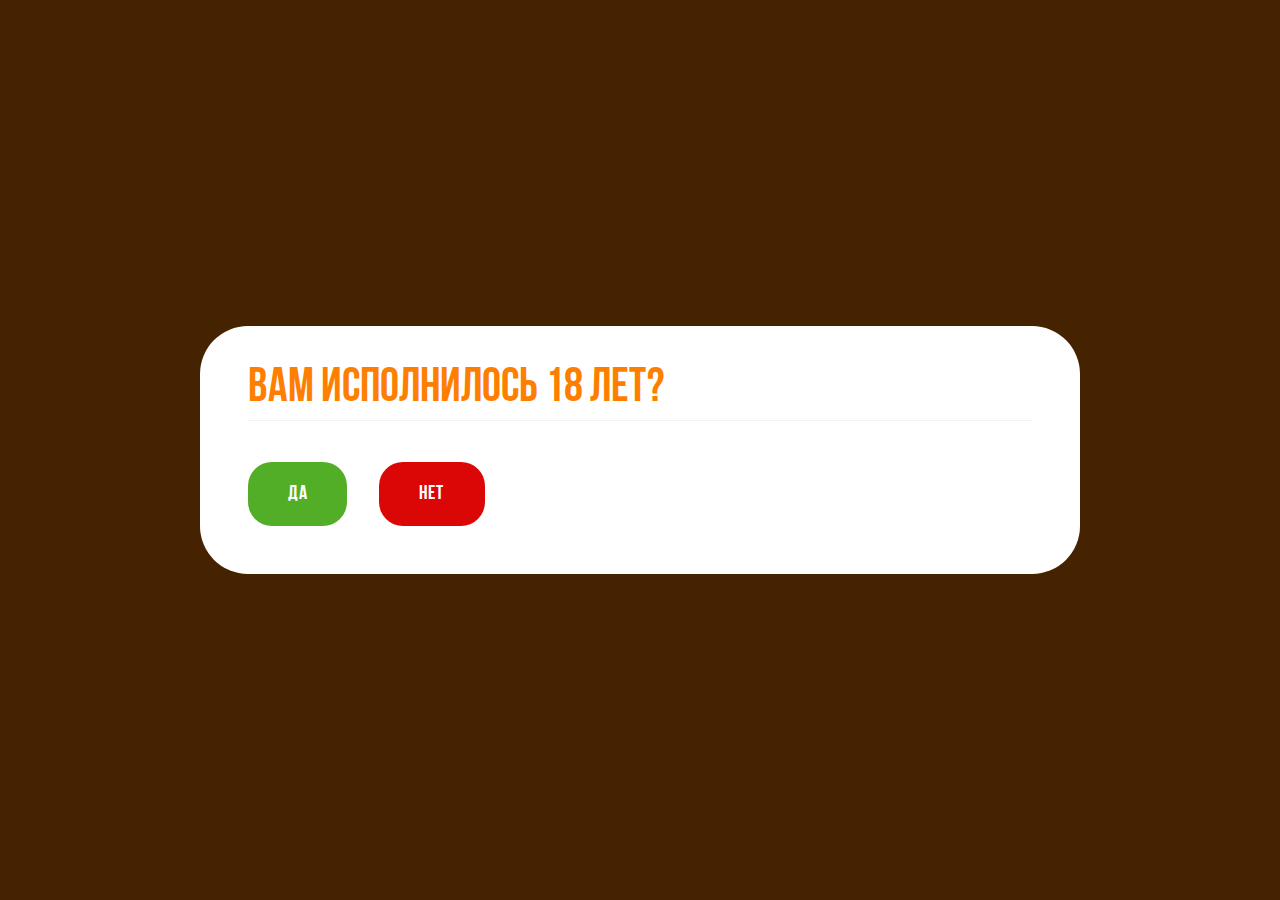
<file: index.html>
<!DOCTYPE html>
<html lang="ru">

<head>
  <meta charset="UTF-8">
  <meta name="viewport" content="width=device-width, initial-scale=1.0">
  <title>Список страниц проекта</title>

  <link rel="preconnect" href="https://fonts.googleapis.com">
  <link rel="preconnect" href="https://fonts.gstatic.com" crossorigin>
  <link href="https://fonts.googleapis.com/css2?family=Tenor+Sans&display=swap" rel="stylesheet">

  <link rel="stylesheet" href="./libs/normalize.min.css">
  <link rel="stylesheet" href="./css/style.min.css">
  <style>
    .grid {
      display: grid;
      gap: 32px;
      grid-template-columns: repeat(4, auto);
      margin-bottom: 64px;
    }
  </style>
</head>

<body>
  <div id="only-after-18">
    <header class="header">
      <div class="wrapper">
        <div class="header__wrapper">
          <a class="header__logo" href="./index.html">
            <svg xmlns="http://www.w3.org/2000/svg" viewBox="0 0 126 103" fill="none">
              <g fill="#fff" clip-path="url(#a)">
                <path
                  d="M40.758 69.5c-.135-.028-.234-.11-.264-.247-.031-.14.184-.199.215-.06.015.066.045.079.108.092.14.028.081.243-.06.214Zm.108 5.15c-.043.048-.072.105-.1.163-.065.128-.258.015-.193-.112a.892.892 0 0 1 .136-.209c.097-.106.254.052.157.158Zm-8.277.724c-.072.28-.02.569-.23.794-.063.068-.15.026-.178-.041-.002-.002-.004-.002-.006-.005-.108-.114-.003-.202.034-.302.014-.04-.012-.094-.02-.141-.022-.023-.06-.044-.063-.069-.016-.15-.087-.308-.07-.454-.002-.01-.005-.018-.005-.028a1.66 1.66 0 0 1 .089-.485c.021-.067.084-.086.137-.073.064-.014.138.019.133.102-.016.256.248.44.18.702Zm-.407 1.313c-.057.103-.129.19-.128.313a.1.1 0 0 1-.071.102c-.019.074-.055.138-.144.17-.095.034-.132-.069-.155-.147-.056-.186-.018-.323.201-.358a.113.113 0 0 1 .006.006c.044-.09.102-.173.135-.266a.317.317 0 0 1-.19-.093.18.18 0 0 1-.051.008c-.096.001-.136-.064-.128-.158.006-.078.063-.116.127-.114l.012.002c.057-.034.145-.023.17.06.025.084.089.09.167.074.066-.014.146.03.141.107a.658.658 0 0 1-.092.294Zm-.845 1.511c-.136.009-.127-.106-.125-.202l.158-.441.132.406c.017.129-.03.23-.165.237Zm-4.644 3.374c0 .144-.223.143-.223 0v-.067c0-.144.223-.143.223 0v.067Zm-.98 1.097c0 .143-.224.143-.224 0v-.035c0-.143.224-.143.224 0v.035Zm-.828.612c-.033.08-.096.16-.193.149-.093-.012-.136-.095-.163-.175-.03-.089.052-.143.124-.134a.093.093 0 0 1 .092-.02l.01-.002a.145.145 0 0 1 .113.047c.039.038.037.09.017.135Zm-3.471.502c-.017-.223-.192-.366-.033-.62.166.357.166.357.033.62Zm-.27-2.683v-.017c0-.144.222-.143.222 0v.017c0 .143-.223.143-.223 0Zm.082-.529a.397.397 0 0 1 .219-.152c.138-.041.197.174.06.215l-.009.003c.005.059-.03.12-.106.119a.215.215 0 0 1-.124-.032c-.045-.031-.078-.103-.04-.153Zm6.821-8.83c.046-.135.261-.076.215.06a.055.055 0 0 0 0 .058c.047.136-.17.194-.215.06a.266.266 0 0 1 0-.178Zm.27 1.052c0 .057-.036.16-.062.162-.12.009-.165-.08-.18-.228.013-.024.038-.116.074-.12.126-.017.168.083.168.186Zm12.847-2.762c-.07-.119-.133-.219-.078-.368.09-.244.04-.49-.026-.734-.065-.238.02-.554-.295-.663-.29-.1.151-.33-.095-.418-.014-.005-.023-.024-.035-.035-.423-.363-.366.123-.507.419-.105-.49-.425-.485-.704-.54-.23-.047-.33.25-.52.245-.558-.016-.942.303-1.283.656-1.794 1.86-3.484 3.805-4.74 6.084-.056.101-.103.214-.255.204-.136-.195.053-.338.084-.506a.546.546 0 0 0-.07-.039c.002.045-.018.091-.076.106-.06.016-.11.045-.166-.009-.069-.068-.026-.127-.008-.202.034-.144-.053-.281.009-.428.047-.114.154-.227.29-.191.118.03.163.147.173.258l.024-.029c-.071-.27.126-.499.115-.76.024-.04.03-.065.022-.08l.167-.61.106-.618-.018-.369c.012-.114.019-.265-.124-.257-.095.005-.056.156-.043.248l-.011.382c-.003.205.025.415-.102.598-.026.204-.05.408-.075.613-.057.056-.11.154-.172.16-.104.01-.114-.108-.104-.182.068-.502.064-1.039.175-1.5.161-.668.24-1.362.475-2.022.228-.639-.032-1.288-.534-1.427-.555-.154-1.029-.459-1.544-.684a4.138 4.138 0 0 0-1.351-.334c-.661-.051-.944.356-.712.97.17.45.346.91.365 1.392.068 1.704-.248 3.366-.646 5.011-.152.627-.459 1.22-.572 1.85-.175.975-.501 1.894-.898 2.784-.772 1.735-2.051 3.078-3.477 4.296-.223.19-.522.33-.457.75-.165-.284-.332-.31-.547-.113-.226.208-.666.123-.84-.14-.364-.547-.527-1.173-.712-1.79-.022-.073-.028-.175.006-.237.226-.413.034-.956.424-1.321.078-.073.064-.183-.016-.333-.17-.319-.249-.7-.015-1.053.113-.128.09-.262.02-.4-.085-.312.287-.517.228-.785-.154-.698.427-1.236.37-1.907-.01-.124.054-.24.245-.24.267-.002.26-.172.117-.325-.214-.228-.041-.347.038-.57.18-.501.714-.769.797-1.288.097-.6.758-.896.775-1.523.534-.063.492-.797 1.14-.864.606-.061.863-.034.9.632a5.824 5.824 0 0 1-.282 2.213c-.379 1.105-.569 2.287-1.352 3.233-.286.345-.19.706.122.836.457.19 1.297-.167 1.495-.612.312-.704.625-1.41 1.263-1.901.076-.058.178-.165.17-.239-.07-.587.433-.953.569-1.472.071-.274-.072-.451-.04-.684.1-.706.403-1.426-.056-2.122-.017-.026.014-.09.032-.132.25-.585.152-1.022-.326-1.437-.159-.283.299-.216.245-.418-.084-.311-.343.165-.456-.087-.019-.042-.055-.076-.083-.114-.047-.097-.137-.102-.21-.063-.447.236-.44-.218-.364-.327.165-.233.044-.283-.115-.328-.398-.112-.789-.255-1.211-.27-1.577-.056-2.774.642-3.738 1.834-.909 1.124-1.564 2.4-2.076 3.726-.765 1.981-1.314 4.026-1.537 6.158-.182 1.749-.05 3.451.447 5.124.256.861.7 1.62 1.608 1.98 1.071.425 1.926-.04 2.699-.697 1.785-1.516 3.275-3.313 4.799-5.076.078-.091.109-.297.278-.228.19.078.04.231.01.343-.492 1.89-.7 3.817-.723 5.766-.016 1.448.09 2.892.118 4.337.022 1.185.152 2.353.294 3.52.227 1.866.71 3.682 1.201 5.493.19.698.26 1.433.903 1.945.706.561 1.52.81 2.378.935.583.084.895-.386.64-.898-.079-.159-.194-.32-.252-.469-.172-.444-.525-.828-.585-1.282-.062-.47-.185-.877-.468-1.244-.053-.067-.095-.124-.089-.218.033-.504-.14-.967-.36-1.398-.236-.462-.173-1.002-.456-1.456-.1-.16-.082-.521.035-.665.285-.348.105-.51-.146-.714-.177-.144-.235-.418-.043-.505.527-.24.52-.565.291-.997-.044-.083-.075-.216-.038-.29.21-.428-.143-.748-.189-1.122-.018-.155-.235-.148-.211-.308.08-.534-.096-1.052-.09-1.581.002-.245-.035-.5.017-.733.167-.749.223-1.51.258-2.27.03-.66.305-1.256.34-1.938.134-2.676.912-5.22 1.974-7.67.433-.998.962-1.956 1.477-2.916.143-.266-.14-.5.107-.813.462-.585 1.03-1.047 1.517-1.588.188-.21.46-.087.53-.257.125-.296.396-.32.616-.441.23-.127.361-.078.406.212.06.382.046.763.047 1.144.004 1.964-.005 3.926-.583 5.832-.23.754-.711.933-1.345.483-.423-.3-.657-.24-.877.242-.304.67-.26 1.381-.104 2.055.14.605.222 1.218.878 1.67.527.362.978.745 1.547.432.53-.291 1.064-.592 1.43-1.123.266-.39.437-.819.648-1.23.475-.929.826-1.907 1.018-2.935.123-.665-.074-1.41.54-1.95.089-.08.04-.298.102-.429.164-.343-.433.013-.273-.307.083-.165.38-.083.373-.39-.019-.753.02-1.507.025-2.26.002-.245-.141-.48-.077-.734.135-.53-.217-1.11.171-1.623.04-.053-.044-.22-.1-.316ZM56.02 84.325l-.015.017c-.152.238-.318.445-.375.717.014.033.044.06.102.071.085-.262.203-.514.304-.771l-.017-.034Z" />
                <path
                  d="M70.025 78.463c.23-.202.436-.03.711-.097-.27.479-.462.233-.712.097Zm-4.32-3.337c-.024.015-.114-.018-.12-.041-.034-.148.04-.245.204-.325.091.178.037.287-.085.366Zm-.222-3.273c-.034-.006-.08-.055-.084-.088-.008-.075.05-.104.139-.109.019.026.061.059.064.094.007.076-.052.115-.119.103Zm-.186-3.516c.012-.034.06-.068.099-.077.049-.011.089.018.079.096-.027.019-.06.056-.1.065-.056.012-.095-.034-.078-.084Zm.094-2.767c.073.003.133.034.128.111-.004.069-.056.124-.129.114-.037-.006-.084-.055-.097-.094-.023-.073.02-.12.098-.13ZM62.789 79.6c-.203 1.88-.43 3.76-.59 5.645-.081.958-.173 1.917-.175 2.885-.002 1.163-.255 2.307-.42 3.456-.241 1.671-.551 3.335-.987 4.965-.32 1.193-.62 2.426-1.66 3.28-.436.358-.9.578-1.462.515-.31-.034-.607-.092-.845.177l-.004-.002c-.025-.179.033-.38-.121-.643l-.1.535-.005.005c-.193.045-.21-.075-.202-.216.01-.188.044-.38-.091-.543-.262-.058-.13.142-.156.237-.023.09-.088.171-.164.154-.118-.026-.113-.17-.077-.238.115-.215.265-.413.2-.678-.198-.121-.291-.326-.35-.524-.067-.227.02-.525-.375-.19-.164.142-.2-.163-.148-.273.134-.286.16-.691-.055-.775a.913.913 0 0 1-.099-.046.312.312 0 0 1-.294-.089c-.132-.142-.041-.28.084-.374.019-.118.05-.238.026-.351a.873.873 0 0 1-.016-.138 1.422 1.422 0 0 1-.24-.08c-.11-.05-.042-.199.057-.207.072-.006.14-.017.204-.034.012-.087.023-.172.023-.261.001-.34-.36-.4-.449-.656.272-.094.36-.332.436-.571.017-.054-.031-.181-.038-.18-.72.087-.248-.538-.453-.753-.1-.112-.29.075-.336-.07-.026-.083.104-.194.226-.228.386-.356.195-.849.13-1.198-.122-.649.055-1.263.027-1.892-.009-.206-.204-.396-.058-.61h.001l-.001.025c.012-.001.02.003.03.004a.21.21 0 0 1 .083-.073c.05-.023.127-.018.153.04.044.1.059.2.064.306a.22.22 0 0 0 .088-.008c-.055-.232.153-.65-.383-.488a.158.158 0 0 1-.024-.018c-.12-.359-.14-.66.328-.794.278-.08.313-.317.218-.56-.075-.191-.152-.378-.144-.588.01-.197-.104-.41.053-.59.006-.019.013-.037.025-.055.128-.484.273-.962.542-1.391l.148-.42c.041-.213.129-.388.263-.579.08-.115.138-.27.236-.37.08-.083.197-.112.277-.188.035-.151.054-.307.05-.47-.003-.083.017-.172.12-.185.17-.02.099.232.28.238.137-.197.015-.585.402-.622.005-.168-.136-.341.003-.524.194.094-.048.456.267.445a.106.106 0 0 0 .028-.026c.121-.1.094-.24.1-.37.007-.147.013-.224.044-.262-.018-.14.038-.271.187-.326.056-.02.121.024.137.078.024.087.022.17.005.253.09-.007.099-.099.135-.167.048-.09.085-.187.125-.28-.038-.091-.037-.185.021-.305.033-.067.121-.065.172-.024.034-.117.068-.215.19-.303.046-.033.128-.01.152.04.185-.035.242-.13.169-.285-.012-.071.028-.14.107-.14.187-.004.19-.327.288-.443a.377.377 0 0 1 .293-.136c.09 0 .172.013.202.112.01.035-.03.116-.02.137.019.035.079.05.142.06.138-.049.268-.115.272-.339 0-.096.076-.107.179-.058.27.13.38.002.322-.261-.006-.025-.004-.047-.005-.07a.1.1 0 0 1-.026-.072c.004-.157.048-.316.19-.4a.114.114 0 0 1 .153.04c.05.083.057.175.061.27.003.062-.012.164.059.185a.1.1 0 0 1 .072.072c.2.037.364-.153.522-.262-.001-.004-.004-.007-.004-.011a1.077 1.077 0 0 1 0-.346c.008-.058.085-.094.137-.078a.441.441 0 0 0 .337-.033c-.002 0-.005-.002-.007-.006-.07-.125.123-.237.193-.112.082.145.028.245-.078.308.02.038.03.08.037.124.17-.002.34.004.506-.035.077-.018.094.179.08.301Zm-8.824 14.948c-.039.104-.054.253-.182.27-.158.02-.144-.14-.182-.24-.108-.28-.155-.544.209-.72-.076.267.254.423.155.69Zm-.538-3.95c-.002-.066.022-.123.108-.128.102.019.098.104.09.18-.005.039-.042.108-.061.107-.093-.004-.135-.073-.137-.16Zm.363-1.988c.05.025.081.085.14.15-.068.032-.122.074-.14.061-.05-.031-.11-.08-.122-.133-.019-.089.058-.111.122-.078Zm.082-.46.09.116c-.035.02-.073.06-.102.054-.033-.007-.058-.054-.087-.084l.1-.086Zm.191 3.678c.02.113.027.254-.111.282-.152.032-.164-.128-.196-.225-.036-.107-.028-.22.08-.288.157.017.208.117.227.232Zm5-21.452c-.01.02-.023.037-.035.055a.114.114 0 0 1-.015.046l-.05.085c-.065.11-.237.035-.205-.086.003-.01.009-.017.012-.026l.002-.005c.026-.065.064-.12.1-.181.07-.125.262-.013.192.112Zm-.262.99c-.129.007-.16-.076-.16-.184.002-.091.039-.15.137-.157.109.02.17.082.171.194.001.097-.06.142-.148.147Zm-.797-4.258c-.144 0-.144-.223 0-.223.143 0 .143.223 0 .223Zm-.176.26c0 .143-.224.143-.224 0v-.017c0-.144.224-.143.224 0v.017Zm-2.657 1.12c-.126 0-.135-.109-.138-.207-.082-.007-.174-.021-.165-.124.008-.08.063-.149.163-.079.1.07.198.142.297.213.001.108-.044.196-.157.197Zm-.11 1.252c-.144 0-.144-.223 0-.223s.144.223 0 .223Zm-.612-1.571c-.02-.09-.06-.221.06-.233.17-.017.127.132.117.237l.188.288c-.306-.015-.306-.015-.365-.292Zm.134.673c.023-.014.022-.009 0 .016-.076.122-.269.01-.193-.112a.258.258 0 0 1 .134-.119c.134-.051.192.164.06.215Zm.016.59c-.042.066-.082.132-.136.19-.063.07-.193.014-.193-.072-.046-.045-.06-.135.007-.187a.4.4 0 0 1 .226-.099c.084-.006.14.1.096.168Zm-.214-4.582c.077.119.11.236-.009.341-.055.049-.13.04-.158-.033-.059-.157.049-.235.166-.308Zm-.23-.788c-.067.02-.124-.02-.123-.094 0-.04.031-.109.056-.113.063-.01.12.023.136.114-.018.026-.036.083-.068.093Zm-.458 9.673c-.152-.151-.203-.287-.007-.443.14.153.132.29.007.443Zm-2.21 4.508c-.05.05-.102.095-.153.142l.002.013c-.038.098-.098.17-.206.183-.091.011-.113-.05-.1-.119a.221.221 0 0 1 .026-.075.09.09 0 0 1 .036-.082 3.32 3.32 0 0 0 .237-.22c.102-.1.26.057.158.158Zm-.733-12.885c-.067.025-.12-.026-.125-.098-.005-.064.012-.125.096-.128.066.007.14.029.135.1-.003.046-.06.108-.106.126Zm-3.614 9.44c-.11-.008-.136-.07-.133-.135.003-.09.052-.168.15-.141.04.01.075.099.08.155a.11.11 0 0 1-.097.121Zm-.459 2.68c-.028.026-.07.043-.108.029a.19.19 0 0 1-.08-.057.108.108 0 0 1-.02-.112c0-.018.004-.037.019-.056v-.002c.052-.067.144-.075.194 0 .036.056.049.15-.005.198Zm-.03.81c-.047.094-.173.054-.204-.027-.022-.056-.02-.12-.02-.18-.001-.08.066-.114.127-.106.071-.016.163.04.142.135-.014.064-.016.118-.045.178Zm-.057.631a.72.72 0 0 0-.03.19.102.102 0 0 1-.05.088c-.019.028-.038.058-.059.059-.065.002-.093-.038-.096-.087a.103.103 0 0 1-.017-.06.977.977 0 0 1 .037-.249c.041-.137.256-.078.215.06Zm-.229-6.941c.023-.036.086-.084.108-.074.065.028.084.094.052.162-.02.043-.04.094-.125.062-.044-.028-.076-.085-.035-.15Zm13.588-9.086c.061-.09.121-.144.232-.157.143-.015.141.208 0 .223-.013.002-.034.039-.039.046-.08.118-.273.007-.193-.112Zm28.213 9.582c.338-.144.204-.37.093-.572-.135-.245-.364-.204-.57-.12-.285.118-.5.332-.656.593-.657 1.1-1.694 1.797-2.788 2.32-1.38.66-2.873.973-4.442.984-2.222.016-4.409-.362-6.62-.46-1.746-.08-3.486-.252-5.237-.181-.185.008-.36.033-.535.098-.593.22-1.108-.084-1.059-.71.037-.469-.07-.952.07-1.402.236-.765.097-1.563.261-2.33.033-.154-.021-.256-.125-.35-.1.022-.209.036-.279-.044-.11-.124-.427-.154-.241-.432.202-.3.25.194.42.093.26-.337.32-.755.213-1.117-.239-.805.01-1.612-.103-2.423-.082-.598.125-1.239-.1-1.855-.041-.114.003-.261.02-.392.08-.62.205-1.231.052-1.865-.07-.29-.062-.612-.026-.912.077-.65-.001-.732-.594-.523-.126.045-.253.086-.378.131-.7.257-1.16.679-1.33 1.466-.155.716-.097 1.48-.359 2.15-.719 1.835-1.37 3.705-2.398 5.407-.56.928-1.306 1.675-2.207 2.345.018-.292-.023-.55.06-.76.113-.286-.143-.516-.047-.775.328-.894.309-1.847.473-2.77-.032-.03-.063-.063-.095-.094-.442-.037-.334-.266-.15-.48.076-.087.225-.113.34-.166-.013-.758.1-1.517.27-2.235.235-.999.455-1.998.665-3.002.256-1.222.117-1.427-1.072-1.123-.587.15-1.285.253-1.535.964-.584 1.673-1.522 3.16-2.446 4.653-.201.326-.49.617-.253 1.052.036.066.04.211-.099.237-.058.011-.126-.024-.189-.038.082-.352-.321-.623-.24-.907.179-.63.008-1.233-.006-1.846-.004-.195-.045-.55-.066-.563-.403-.247-.313-.708-.382-1.032-.14-.653-.357-1.016-1.048-1.162-.181-.039-.317-.077-.452-.244-.62-.765-1.343-.732-2.04-.022-.59.602-.774 1.427-1.268 2.077-.526.69-.907 1.47-1.244 2.264-.604 1.42-1.164 2.858-1.598 4.342-.093.318-.251.617-.436 1.06-.049-.203-.074-.26-.075-.317-.012-1.82-.255-3.633-.2-5.457.029-.925-.294-1.793-.517-2.676-.023-.092-.077-.179-.128-.262-.252-.415-.532-.816-.753-1.247-.174-.34-.497-.426-.79-.56-.272-.125-.276.124-.342.286-.025.062-.106.074-.175.043-.093-.042-.12-.13-.078-.206.249-.444-.07-.388-.325-.364-.896.086-1.65.479-2.312 1.076-.584.527-1.047 1.163-1.584 1.732-.165.176-.43.342-.287.627.132.264.385.39.699.404.798.033 1.464-.246 2.033-.794.382-.367.428-.356.623.145.296.761.482 1.556.555 2.364.142 1.57.292 3.144.342 4.72.134 4.254.269 8.51.3 12.766.02 2.656-.144 5.314-.227 7.97-.05 1.612-.224 3.214-.368 4.819-.08.878-.254 1.733-.447 2.587-.036.16.006.22.164.29 1.105.489 2.255-.014 2.739-1.143.182-.424-.014-.9.127-1.204.34-.732-.124-1.538.33-2.22.028-.041-.018-.169-.068-.22-.167-.17-.126-.38-.1-.567.137-.959.098-1.931.277-2.888.204-1.084.067-2.194.188-3.288.029-.261.245-.517.108-.772-.15-.283-.075-.527.018-.784l.007.005c.15-.066.221-.131.238-.197-.044.013-.088.022-.133.033-.068.016-.145-.032-.141-.107a.57.57 0 0 1 .056-.222l-.007-.005c-.004-.011-.007-.023-.012-.033-.02-.78.206-1.545.116-2.333-.038-.334.322-.655.085-1.02.475-.602.32-1.33.382-2.007.069-.759.045-1.526.11-2.286.082-.928.22-1.85.184-2.788-.009-.212-.067-.493.143-.659.222-.176.253-.409.296-.659.138-.802.252-1.612.449-2.4a21.307 21.307 0 0 1 2.528-5.982c.06-.097.126-.219.22-.26.404-.18.61-.4.268-.817-.058-.07-.05-.158.023-.224.074-.067.167-.065.21.018.146.276.49.56.378.837-.253.623.02 1.22.022 1.814.003 1.537-.162 3.052-.296 4.573-.07.797-.273 1.56-.713 2.259a13.73 13.73 0 0 0-1.52 3.294c-.148.482-.23.974-.08 1.47.143.474.57.787 1 .752.674-.054 1.738-1.05 1.845-1.728.667.168 1.222-.412 1.083-1.128.144-.127.166.233.318.078.108-.111-.004-.203-.015-.305-.04-.355-.204-.762.23-1.006.208-.117.072-.283.103-.425.108-.494-.114-1.092.433-1.455.001.008.001.016.003.023.084.04.092.214.21.166.149-.062.057-.16-.02-.215-.138-.096-.062-.242-.104-.359-.011.012-.016.025-.025.037a.176.176 0 0 1 .025-.062c.082-.313.563-.569.138-.958-.01-.01.026-.11.056-.12.279-.088.198-.342.268-.53.135-.366.14-.808.469-1.07.692-.553 1.113-1.31 1.625-2.003.233-.314.398-.75.887-.842-.012.41-.413.586-.44.964-.1 1.397-.112 2.794.037 4.184.147 1.38 1.42 1.91 2.516 1.044.69-.545 1.338-1.147 1.818-1.908.54-.858 1.115-1.693 1.677-2.537.068-.103.105-.28.285-.2.131.06.08.202.07.314-.168 2.037-.345 4.073-.498 6.112-.02.269-.073.446-.344.521-1.474.41-2.804 1.129-4.11 1.901-2.13 1.26-3.793 2.981-4.928 5.171-.767 1.482-1.158 3.101-1.517 4.726-.22.995-.436 2.008-.339 3.006.107 1.104.147 2.213.286 3.317.33 2.612 1.14 5.01 2.79 7.091 1.132 1.429 2.59 1.694 4.165.788 1.733-.997 2.804-2.548 3.65-4.29.217-.446.349-.926.555-1.38.172-.379.465-.74.415-1.202-.098-.021-.238.081-.288-.077-.046-.145.073-.237.155-.33.178-.2.21.11.337.103.184-.334.235-.676.085-1.04-.052-.126-.175-.31.073-.348.294-.046.327-.284.348-.47a4.57 4.57 0 0 1 .305-1.194c.251-.633.172-1.344.404-1.992.056-.156.064-.449-.026-.514-.303-.22-.162-.481-.07-.667.265-.534.26-1.16.582-1.664.384-.602.144-1.316.38-1.948.156-.416.116-.865.112-1.314-.004-.443-.03-.93.094-1.343.256-.846.385-1.698.424-2.57.005-.13-.002-.251-.09-.375-.125-.173.126-.831.312-.805.496.07.952-.244 1.469-.074.239.08.647.177.795-.268.04-.119.16-.126.24-.037.166.182.364.278.576.342a.11.11 0 0 1 .06-.025c.16-.012.361-.096.525-.067.181.031.308.207.483.264.322.104.601.051.87.158.068-.012.135-.027.202-.047-.307-.224-.765-.13-.837-.578.55-.126.995.12 1.455.307.015.005.027.015.041.021a9.122 9.122 0 0 0-.041.004c-.106.555.377.375.62.494-.007.09-.1.22.038.251.186.044.3-.086.367-.251-.024-.039-.06-.076-.091-.113-.193-.1-.544-.021-.667-.259-.065-.127.127-.24.193-.112.067.13.313.106.44.133a.343.343 0 0 1 .048-.054l-.038-.004.038-.02c.67-.183 1.319.015 1.973.115.355.054.658.31 1.045.254.162-.023.45.09.168-.237-.05-.059-.013-.126.057-.159.066-.03.132-.032.163.047.142.356.513.359.783.551.044-.628.044-.628.615-.383.255.016.447-.105.61-.286.364-.289.584.14.883.176l.032-.023a.469.469 0 0 1-.032.048c.263-.002.488-.055.521-.374l-.025-.01.025-.016c.241-.092.47-.258.746-.177.249.073.446-.024.642-.15.02-.012.041-.018.061-.024a.268.268 0 0 0-.061.05l.064.01c.199-.263.772-.29 1.036-.103l.01-.013c.857-.53 1.716-1.058 2.744-1.328-.077-.073-.114-.13-.167-.154-.1-.045-.263-.036-.254-.184.009-.157.187-.087.272-.139.266-.161.56-.234.89-.288-.123-.138-.285-.217-.159-.39.017-.005.03-.012.046-.017a.132.132 0 0 1 .026-.079c.093-.11.228-.11.334-.196.044-.036.06-.087.094-.13.009-.01.02-.017.03-.025a1.052 1.052 0 0 0-.047-.04c-.003 0-.005.002-.008.003l.008-.028c.295-.07.495-.236.594-.533.064-.188.156-.398.339-.478.376-.166.235-.312.02-.48-.197-.153-.171-.236.033-.4.225-.18.857-.182.457-.76-.007-.01.074-.109.128-.132Z" />
                <path
                  d="M82.688 78.523c.04-.16-.69-.245-.781-.01.046.254.29.147.47.153.111-.026.227-.047.308-.104a.119.119 0 0 1 .003-.04ZM109.951 53.962a.56.56 0 0 0-.028.023c.016 0 .023-.01.028-.023Z" />
                <path
                  d="M113.432 52.455c-.031-.002-.077-.056-.082-.09-.01-.069.03-.12.123-.137.017.029.052.062.055.099.006.064-.014.135-.096.128Zm-.287 1.11c-.124.006-.148-.143-.108-.222.075-.15-.001-.414.195-.443.189-.029.091.192.125.276-.004.187.013.378-.212.389Zm.073 5.237-.001.28c-.016.045-.028.094-.051.135-.048.086-.02.293-.179.218-.162-.077-.027-.224.027-.335-.038-.132.003-.237.113-.317.024-.219-.046-.45.085-.657.068.226.087.45.006.676Zm.227-9.06c.075.007.078.09.078.156-.001.066-.004.138-.086.15-.096.014-.102-.07-.099-.13.004-.073-.02-.188.107-.176Zm-4.803 8.911c-.03 0-.085-.05-.088-.082-.005-.068.044-.114.13-.134.023.028.072.06.076.096.007.072-.051.12-.118.12Zm-.101 2.013a.275.275 0 0 1-.032.078c-.038.066-.121.068-.175.023l-.001-.002c-.03-.024-.039-.072-.029-.108l.005-.016c.003-.013.01-.023.016-.032l.001-.002c.028-.14.243-.08.215.06Zm-.222-6.349c.013-.048.076-.087.126-.116.011-.006.058.05.075.065.007.095-.024.145-.096.16-.091.02-.119-.056-.105-.109Zm-4.294-4.168c-.05-.115-.04-.183.033-.28.065-.088.193-.043.211.034.103.13.1.298.082.46-.011.098-.155.166-.208.056a2.002 2.002 0 0 1-.093-.234.09.09 0 0 1-.025-.036Zm-.11 2.075c-.082-.005-.12-.059-.122-.128-.003-.089.03-.17.142-.142.068.017.113.07.101.152-.01.066-.036.122-.121.117Zm-.166 2.805c-.012.002-.016 0-.02 0-.003.006-.007.012-.008.02-.04.137-.255.078-.215-.06.033-.115.115-.198.243-.182.141.017.142.24 0 .222Zm-.142 6.38a.338.338 0 0 1 0-.195c.035-.139.251-.08.216.06a.084.084 0 0 0 0 .075c.045.137-.17.195-.216.06Zm.079-7.991c.101 0 .135.073.128.163-.005.067-.032.125-.11.143-.095-.019-.117-.102-.127-.177-.009-.068.033-.13.109-.13Zm.015-.796c.082.01.103.074.109.137.007.065-.009.132-.099.126-.081-.005-.11-.071-.113-.132-.003-.06.015-.13.103-.13Zm.014-4.618c.012-.008.027-.01.04-.014l.016-.006c.006-.001.01-.005.016-.006h.02c.063 0 .121.036.121.108 0 .082-.015.15-.049.225-.046.101-.213.05-.208-.057.001-.031.006-.063.009-.094-.029-.05-.019-.122.035-.156Zm.323.816c.068.19.028.33-.092.448-.011.011-.108-.027-.114-.054-.042-.178.06-.285.206-.394Zm10.071-2.282a.104.104 0 0 1 .081-.073l.015-.038c.031-.072.127-.063.175-.023.044.037.074.083.057.142-.013.047-.049.054-.074.083a2.572 2.572 0 0 0-.089.272c-.032.121-.222.095-.219-.03.002-.113.021-.226.054-.333Zm7.302 9.474c-.136-.136-.858-.239-1.188-.178-.116.135-.13.367-.273.475-.092.07-.121.03-.216.052-.047.01-.048-.036-.101-.022-.417.114-.088.099-.206.188-.155.117-.299.161-.333.377-.01.06-.084.093-.138.078a1.613 1.613 0 0 1-.134-.065 6.33 6.33 0 0 0-.292.367c-.011.058-.019.106-.027.132-.088.29-.246.447-.526.567a.122.122 0 0 1-.051.01c-.109.098-.223.19-.358.262-.042.172-.027.351-.026.526 0 .111-.153.151-.208.056a.487.487 0 0 1-.039-.083c-.197.367-.404.727-.483 1.163-.082.454-.464.795-.851 1.073-.309.222-.637.236-.917-.013-.274-.244-.498-.419-.734.14-.172-.672-.245-1.244-.369-1.804a3.748 3.748 0 0 1-.094-.976c.033-.7.416-1.408-.077-2.092-.024-.034.008-.133.043-.18.239-.317.027-.759.304-1.07.057-.064.024-.24-.11-.201-.457.13-.22-.12-.161-.273.054-.138.188-.291.16-.406-.235-.952.338-1.827.247-2.771-.02-.215-.007-.53.183-.744.094.03.205.18.28.029.062-.127-.106-.166-.187-.232-.155-.146-.156-.313-.076-.497.311-.712.294-1.503.538-2.232.026-.078.097-.205.073-.226-.309-.268.01-.41.128-.55.364-.429.328-.802-.146-1.118-.192-.127-.09-.287.018-.357.203-.132.44-.263.661-.006-.091.187-.126.374.004.677.112-.29.222-.462.215-.678.101-.123.181-.264.049-.4-.099-.1-.242-.049-.376-.047-.443.007-.763.338-1.174.412-.843.151-1.533.545-1.988 1.28-.614.989-.994 2.07-1.051 3.23-.052 1.06-.58 1.799-1.389 2.405-.396.296-.795.594-1.16.926a2.025 2.025 0 0 0-.191.535l-.001.02a.111.111 0 0 1-.008.038c-.01.054-.02.108-.026.164-.014.142-.237.143-.223 0 .009-.09.023-.176.04-.26.007-.06.015-.136-.015-.171-.315.154-.604.069-.706-.323-.18-.697-.542-.328-.857-.241-.515.141-.806.52-1.089.911-.048.253-.093.524-.399.517a1.978 1.978 0 0 1-.313.287c-.042.029-.035.123-.054.186-.07.24-.078.459-.043.665a.153.153 0 0 0 .121-.047c.082-.07.214-.005.186.108-.06.238-.1.446.025.663.074.1.155.198.246.293.332.346.66.686.803 1.177.314 1.077.19 2.101-.283 3.1-.126.266-.287.512-.255.84.016.163-.047.383-.293.394-.205.008-.471.186-.566-.187-.02-.077-.156-.192-.216-.18-.528.104-.452-.3-.547-.592-.107-.33-.129-.627.066-.932.101-.159.067-.353.062-.537-.008-.326-.084-.684.021-.974.295-.82.204-1.669.264-2.503.071-.969.072-1.96.21-2.906.139-.957-.235-1.831-.125-2.763.078-.652-.087-1.33-.069-1.993.018-.69-.225-1.17-.713-1.055-.981.229-2.002.423-2.729 1.226-.407.448-.745.938-.79 1.57-.017.23.005.39.316.353.703-.082.974.213 1.002.915.041 1-.075 1.986-.157 2.978-.093 1.107-.146 2.217-.236 3.323-.133 1.628-.1 3.25.211 4.854.158.816.915 1.49 1.696 1.543.953.064 1.905-.048 2.616-.74.533-.52 1.353-.752 1.608-1.557a.222.222 0 0 1 .147-.126c.713-.115.877-.73 1.129-1.248.856-1.763.889-3.623.589-5.51-.06-.379.027-.632.383-.797.095-.044.155-.164.231-.249.018-.117-.165-.28-.012-.33.146-.05.103.142.117.24.207-.043.314-.235.489-.327.111-.057.153-.263.312-.194.152.065.088.236.084.36-.063 1.868.121 3.716.388 5.562.19 1.308.766 2.432 1.587 3.43.856 1.04 2.125 1.223 3.28.56 1.439-.827 2.374-2.105 3.188-3.498.683-1.17 1.104-2.492 2.046-3.514.069-.075.1-.17.009-.262ZM99.122 62.272c.204-.012.129-.223.175-.346.039-.102.072-.28-.08-.274-.242.01-.062.283-.179.383-.03.108-.045.244.084.237ZM99.213 63.219c.15-.144.17-.297.017-.534-.104.194-.28.295-.18.509.025.054.096.088.163.025Z" />
                <path
                  d="M98.316 59.554c-.003.026-.081.073-.101.063-.175-.088-.235-.232-.216-.455.228.075.342.184.317.392Zm-.283 4.821c-.144 0-.144-.223 0-.223s.143.223 0 .223Zm-.767-3.146c-.077-.002-.112-.06-.102-.13.01-.073.07-.103.139-.103.083 0 .103.057.102.127-.02.072-.071.108-.14.106Zm.001.358.016-.011c-.111.088-.27-.068-.158-.158a.266.266 0 0 1 .083-.045c.136-.05.194.166.06.215Zm-2.577-4.194c-.046.026-.056.07-.067.118-.032.14-.247.08-.216-.059a.37.37 0 0 1 .17-.252c.124-.072.237.12.113.193Zm-2.107 1.481c-.022.121-.064.248-.214.193-.103-.037-.07-.126.02-.178.001-.017.002-.033.005-.049.032-.15-.055-.336.122-.442.027-.016.101 0 .122.026.13.165-.01.303-.055.45Zm-.33-1.159c-.336-.485-.348-.624-.078-.81.17.047.286.113.105.288l-.027.522Zm-1.42 5.054c-.074-.002-.115-.054-.077-.122.015-.027.083-.044.12-.035.032.006.056.055.096.1-.06.026-.1.058-.139.057Zm-4.92-4.296c-.023.142-.237.081-.215-.06.011-.069.053-.172-.005-.228-.103-.1.055-.258.158-.158.13.127.088.286.062.446Zm-.283-1.797c.012-.04.02-.08.034-.118.052-.132.268-.074.215.06-.015.038-.022.078-.033.117-.04.138-.255.08-.216-.059Zm-.664 7.515c-.1-.091-.062-.204.017-.293.095-.107.252.05.157.158a.66.66 0 0 0-.016-.023c.106.097-.053.254-.158.158Zm.04.483c-.071.125-.264.013-.193-.112a.171.171 0 0 0 .022-.117c-.024-.14.191-.2.216-.06a.418.418 0 0 1-.045.289Zm13.9-12.804c.076.075.155.173.14.287a.19.19 0 0 1-.138.164.17.17 0 0 1-.196-.081c-.038-.075-.013-.156.029-.224-.08-.101.067-.243.165-.146Zm.28 4.69c.11.009.213.055.199.17-.014.117.01.294-.167.31-.13.012-.208-.089-.206-.224.001-.12.035-.227.174-.257Zm.025.849-.037.03c-.01.186-.092.357-.309.319-.063-.011-.087-.082-.078-.137.03-.159.147-.27.266-.37.11-.091.268.066.158.158Zm-.118.939a1.12 1.12 0 0 0-.09.31c-.023.142-.237.082-.216-.059a1.31 1.31 0 0 1 .113-.363c.062-.13.254-.017.193.112Zm11.376 7.703c-.16-.154-.348-.031-.517.026-1.332.45-2.467 1.288-3.727 1.877-.244.114-.605.395-.764.228-.441-.463-.465-.026-.637.247-.135-.366-.424-.318-.709-.303-.433.023-.858.134-1.301.032-.758-.175-1.467-.365-2.087-.925-.464-.419-.527-1.136-1.165-1.39-.093-.036-.03-.219-.053-.326-.083-.37-.195-.818-.528-.949-.226-.088-.276-.228-.294-.342-.164-1.01-.192-2.02.156-3.003.052-.147.078-.285.07-.434.089-.122.193-.243.043-.412-.176.117-.13.275-.147.41-.2-.356-.144-.667.168-.9.091-.069.13-.163.107-.26-.115-.503.216-.91.29-1.373.13-.82.359-1.632.025-2.454-.358.003-.35-.173-.208-.417.71-.547.582-1.37.644-2.106.02-.232.132-.463.07-.715-.08-.33-.142-.645-.512-.793a2.887 2.887 0 0 0-.62-.172c-.086.046-.157.114-.239.177-.059.046-.17.043-.186-.049-.018-.096-.06-.142-.161-.137a1.555 1.555 0 0 0-.475.137 3.75 3.75 0 0 0-1.302 1.055c-.68.867-1.19 1.843-1.847 2.723a16.12 16.12 0 0 0-1.52 2.457c-.073.148-.136.305-.326.338-.333-.502-.062-1.084-.221-1.608-.016-.053.024-.147.107-.228.296-.29.105-.96-.272-1.055-.088.126-.31.097-.336.313-.014.122.063.337-.158.345-.224.007-.258-.218-.333-.372-.024-.051.005-.128.01-.193l-.117-.212c-.077-.353-.162-.704-.374-.999-.258.1.02.574-.319.466-.582-.186-.95.154-1.246.478-.838.918-1.706 1.814-2.394 2.86-.27.412-.608.781-.987 1.261-.005-1.147.23-2.15-.004-3.15-.098-.137-.151-.332-.382-.305-.218.148-.379.14-.46-.149-.032-.114-.106-.2-.25-.16l-.104.295c-.013.127-.03.303-.188.267-.187-.043-.015-.171-.003-.263-.156-.183.407-.487-.103-.611-.226.146-.73-.203-.678.499-.188-.51-.41-.354-.69-.215-1.091.543-1.72 1.487-2.258 2.516-.09.174-.124.342.035.504.149.15.32.16.507.101.062-.02.117-.06.176-.09.96-.454 1.317-.233 1.416.842.073.787-.133 1.545-.195 2.318a32.31 32.31 0 0 1-1.052 5.965c-.114.414.044.596.426.564.802-.068 1.59-.243 2.21-.788.408-.358.54-.846.672-1.406.182-.766.357-1.536.506-2.312.39-2.034 1.39-3.782 2.579-5.438.148-.206.308-.568.55-.495.24.073.276.45.303.732.146 1.521-.253 3-.382 4.499-.12 1.401-.397 2.79-.602 4.185-.04.28.128.404.378.41 1.392.035 2.737-.937 3.1-2.306.232-.875.634-1.685.818-2.592.119-.585.448-1.217.708-1.817.111-.255.195-.484-.098-.774.409.063.513-.142.62-.389.44-1.024 1.061-1.953 1.6-2.925.111-.2.277-.372.426-.55.073-.088.163-.187.296-.109.099.058.097.16.088.264-.05.612-.073 1.228-.15 1.836-.224 1.789-.482 3.57-.185 5.381.178 1.089.435 2.135.962 3.118 1.523 2.846 4.834 4.54 8.087 3.591 1.58-.46 3.082-1.046 4.337-2.145.539-.473 1.036-.988 1.345-1.645.079-.166.211-.38.031-.556Z" />
                <path
                  d="M82.013 72.4c-.136.252-.25.583-.497.749-.12.08-.231-.113-.113-.192a.63.63 0 0 0 .179-.22l.044-.101.006.012.004-.008c.064-.116.121-.235.184-.352.068-.126.26-.014.193.112Zm-2.458-.11c-.025.125-.068.263-.164.352a.115.115 0 0 1-.044.026c-.067.09-.137.186-.143.3-.004.077-.068.122-.141.108-.23-.045-.3-.294-.193-.485.04-.074.116-.143.207-.121.044.01.072.039.093.072.067-.097.136-.195.17-.312.04-.139.242-.08.215.06Zm-1.875-6.768a.275.275 0 0 1-.048.069c-.086.09-.252-.034-.175-.135.052-.069.08-.126.07-.214-.018-.142.206-.14.222 0a.422.422 0 0 1-.07.28Zm-1.714-3.48c.065-.198.133-.278.268-.252.025.005.064.078.054.1-.055.114-.165.12-.322.152Zm-.048.9c-.189-.201-.238-.341-.141-.5.013-.022.106-.03.123-.011.116.137.074.283.018.51Zm-.68-1.2a.214.214 0 0 1-.128-.128c-.019-.072.046-.11.12-.115.07.014.12.056.124.127.003.073-.043.137-.116.117Zm-3.85 7.772h.002a.102.102 0 0 0-.02.043c-.03.14-.245.08-.216-.06a.253.253 0 0 1 .043-.096c.047-.06.115-.071.175-.022l.003.002c.05.04.044.094.014.133Zm-.368-4.783c-.047.042-.104.033-.143.004h-.005c-.089.006-.106-.065-.086-.13.008-.025.046-.057.075-.068-.066-.125.125-.236.193-.11.054.099.055.224-.034.303Zm-.04 5.803c-.066.038-.152-.004-.214-.034-.123-.06-.025-.234.096-.196l.001-.018c.006-.143.23-.143.223 0-.003.084-.023.202-.106.248Zm12.403-.976c-.635-.22-1.48.084-1.788.737-.282.6-.7 1.162-.692 1.873.003.211-.177.312-.287.45-.138.172-.24.181-.344-.068-.208-.503-.53-.957-.668-1.49-.143-.558-.39-1.076-.588-1.612a.48.48 0 0 1-.032-.289c.09-.38-.062-.69-.303-.97-.087.087-.122.29-.289.203-.08-.042-.011-.166.088-.213.035-.348.05-.688-.048-1.036-.047-.17-.111-.246-.192-.257-.065.1-.11.178-.074.297.022.071.065.135.087.206.057.185.017.38-.017.565-.02.102-.155.098-.204.027a.794.794 0 0 1-.134-.513c.004-.078.017-.156.038-.231.002-.007.006-.011.009-.017l-.007-.02c-.04-.16.025-.296.11-.428a.11.11 0 0 1 .032-.032c-.061-.588-.12-1.181-.192-1.773-.01-.09-.107-.165-.153-.253-.037-.07-.1-.163-.079-.222.222-.641-.216-1.165-.32-1.745-.044-.243-.246-.544-.459-.646-.243-.117-.23-.19-.138-.37.18-.355.202-.742.034-1.085-.352-.716-.082-1.336.201-1.978.82-1.855 2.035-3.46 3.231-5.074.34-.458.805-.783 1.333-1.022.368-.166.567-.163.67.302.107.476.353.898.882 1.056.47.14.782-.13.71-.595-.032-.21-.013-.431.001-.646.053-.811.13-1.621.166-2.433.023-.513-.245-.748-.766-.76-.33-.009-.617.112-.896.266-.744.408-1.345.985-1.868 1.637-.956 1.192-1.898 2.393-2.782 3.643-1.317 1.863-2.546 3.771-3.605 5.79-.509.97-1.078 1.908-1.628 2.855-.072.125-.2.383-.352.158-.168-.249-.383-.49-.33-.877.095-.701.18-1.417-.058-2.116-.052-.153.028-.28.064-.423.11-.439.224-.9-.248-1.235-.132-.094-.023-.218.004-.318.041-.152.11-.052.167.002.005.075.003.188.102.165.141-.034.086-.167.08-.268.009-.05.037-.106.023-.147-.279-.776-.12-1.62-.4-2.405-.105-.293-.059-.63-.392-.787-.19.072-.03.422-.284.349-.27-.078-.012-.275-.02-.417-.005-.092.06-.186.084-.282.026-.102.012-.207-.07-.274-.105-.085-.181.008-.257.07-.124.1-.321.31-.364.283-.488-.312-.837.211-1.272.185-.497-.03-.835.292-1.145.617-.217.227-.392.495-.584.745-.373.488-.686 1.032-1.204 1.389-.353.242-.267.432.009.655.589.478 1.571.424 2.268-.123.11-.087.175-.297.353-.225.179.073.153.275.164.438.243 3.488.19 6.978-.025 10.464-.042.676.04 1.363-.144 2.033-.075.27.108.339.35.334.708-.013 1.39-.136 2.003-.507.699-.423 1.032-1.066.84-1.796-.17-.647.19-1.098.581-1.412.295-.238.457-.495.592-.799.413-.923.83-1.844 1.325-2.728.068-.121.124-.308.314-.267.15.032.147.2.193.323.412 1.103.848 2.197 1.24 3.308.638 1.814 1.224 3.647 1.939 5.434.257.644.632 1.204 1.258 1.563.738.424 1.427.344 2.06-.225.567-.51.951-1.137 1.31-1.801.434-.804.618-1.713 1.13-2.485.213-.32.024-.6-.343-.727ZM90.47 42.255c-.033-.003-.083-.058-.083-.09 0-.069.049-.113.14-.122.021.029.07.065.069.1a.112.112 0 0 1-.127.112Zm-.39.466c-.031-.014-.065-.077-.058-.109.014-.066.071-.114.143-.088.032.01.048.066.066.093-.037.076-.075.138-.151.104Zm-.979-24.734c.043-.01.09.002.116.048a.44.44 0 0 1 .049.225c0 .142-.217.142-.222.004-.01 0-.019.002-.029 0-.091-.027-.105-.125-.108-.206-.003-.113.134-.136.194-.07Zm-.222 1.274a.508.508 0 0 1-.226.209c-.088.038-.229-.053-.153-.153.064-.084.13-.166.204-.242.081-.083.199.006.186.097a.098.098 0 0 1-.011.089Zm-.39 22.015c-.06.087-.207.06-.207-.056v-.076l-.002-.003c-.08-.12.113-.23.193-.112.055.082.085.148.017.247Zm-.275-23.455c-.004-.074.075-.123.141-.107.004 0 .006.003.009.004a.112.112 0 0 1 .091.025.42.42 0 0 1 .151.315c.005.087-.097.134-.167.096a.395.395 0 0 1-.225-.333Zm-.506 14.117c-.033.037-.131.06-.17.037-.237-.133-.136-.372-.157-.571-.004-.04.04-.083.062-.125.045-.122.154-.208.248-.117.11.106-.014.19-.114.248l-.012.047c-.047.19.345.253.143.482Zm-.167 2.421c-.09.005-.163-.034-.172-.126-.012-.117.064-.173.175-.17.093.002.143.058.154.154-.013.086-.066.138-.157.142Zm-.108 8.265a.317.317 0 0 1-.067-.015.114.114 0 0 1-.045-.027.183.183 0 0 1-.033-.018c-.114-.084-.003-.277.113-.192.027.02.06.028.088.045.087.052.06.222-.056.207Zm.042-9.513c.097.006.122.085.128.17-.017.098-.034.2-.165.192-.1-.006-.126-.09-.122-.172.004-.098.03-.2.159-.19Zm-.002-2.657c.075-.01.115.04.125.113-.018.068-.06.122-.132.114-.034-.004-.084-.05-.091-.085a.114.114 0 0 1 .098-.142Zm-.912.115a.116.116 0 0 1-.135.018c-.068-.036-.08-.085-.102-.151-.021-.062.012-.106.058-.125.036-.055.11-.082.162-.017.031.038.072.061.086.112.017.067-.021.121-.069.163Zm.033.36c0 .143-.223.143-.223 0v-.05c0-.144.223-.144.223 0v.05Zm-4.492-4.764c-.144 0-.144-.223 0-.223s.144.223 0 .223Zm-.212 9.305c-.032-.004-.08-.063-.082-.1-.006-.067.04-.125.114-.118.035.004.065.056.09.08-.015.086-.048.146-.122.138Zm.014-5.623c.075-.016.11.018.103.068a.162.162 0 0 1-.07.105c-.061.033-.085-.023-.08-.068.003-.04.033-.076.047-.105Zm-.433 9.95a.128.128 0 0 1-.13.017c-.068-.01-.134-.085-.096-.169.049-.107.086-.178.214-.19.08-.008.118.077.108.141-.013.086-.024.145-.096.2Zm-.394-1.327a.627.627 0 0 1 .038-.165c.045-.128.24-.08.218.042l.001.005c.011.098.014.163-.089.214-.069.034-.175-.006-.168-.096Zm.15-13.164c.048-.073.189-.075.205.026a.251.251 0 0 1-.014.137c.035.052.01.122-.038.155-.004.052-.038.103-.106.103-.103 0-.131-.114-.087-.179-.038-.071-.012-.16.04-.242Zm-.4 15.59c-.11-.197-.26-.321-.189-.483-.029-.118-.025-.243.049-.346.048-.066.147-.077.192 0a.445.445 0 0 1 .026.4c.03.114-.016.25-.079.43Zm-.332-2.05a.213.213 0 0 1-.111-.14c-.015-.087.067-.093.123-.1.09.015.12.07.118.142-.002.082-.063.126-.13.099Zm.167-1.087c.052.067.11.11.12.161.014.07-.044.134-.114.108-.047-.018-.083-.09-.1-.145-.008-.023.047-.065.094-.124Zm-3.137-4.464c-.176.164-.374.053-.616.052.121-.19.182-.357.301-.45.11-.087.24-.333.4-.17.168.17.095.4-.085.568Zm-.186 1.087a.095.095 0 0 1-.058.019.39.39 0 0 1-.118.129c.108.152-.186.436-.383.567-.129.086-.239.159-.31.3a36.781 36.781 0 0 1-2.818 4.691c-.45.635-.971 1.23-1.363 1.879-.253.42-.917.482-.868 1.09-.48.02-.529.751-1.069.655-.543-.097-.929-.37-1.099-.938-.26-.872-.379-1.753-.275-2.617-.08-1.007.12-1.958.134-2.917.007-.452.103-.906-.008-1.359-.019-.077-.032-.18.084-.19.055-.006.128.032.17.073.536.535.515.502 1.198.111.423-.24.876-.526 1.4-.449.264.04.38-.166.58-.225.532-.157 1.096-.159 1.615-.376.16-.067.316-.12.396-.27.102-.193.168-.373.408-.119.08.084.198-.038.239-.112.252-.452.787-.453 1.149-.728.12-.091.242-.142.354.069.12.226.14.485.313.705.005-.003.007-.008.013-.011.076-.044.094-.138.124-.214a.484.484 0 0 1 .164-.225c.047-.035.125-.008.152.04.094.166.02.317-.124.422Zm-6.094 10.002c-.056-.002-.117-.05-.111-.111a.546.546 0 0 1 .082-.242c.004-.006.01-.01.014-.015a.103.103 0 0 1-.005-.065.104.104 0 0 1-.037-.053.339.339 0 0 1 .017-.194c.034-.104.165-.094.208-.024a.098.098 0 0 1 .041.117.447.447 0 0 1-.04.1l.012.016c.096.18.092.482-.181.471Zm-1.774-.257c-.048.057-.129.06-.17-.003-.104-.159-.063-.309.084-.486.075.188.231.316.086.489Zm-.522-.459c-.106-.005-.156-.067-.174-.148-.02-.088.014-.164.113-.174.096-.009.144.057.158.144.013.086-.006.158-.097.178Zm-.302-4.786c-.081-.139-.022-.255.017-.376.049.01.095.005.106.023.098.163.015.266-.123.353Zm-.078-1.932c.007-.039.06-.097.094-.097.068-.001.115.05.114.145-.027.023-.061.075-.098.078-.075.004-.124-.053-.11-.126Zm-.125-.554c-.014-.137.014-.26.177-.295.117.005.186.067.2.176.02.155-.074.25-.205.29-.133.04-.163-.075-.172-.171Zm-.214-5.175c-.006.012-.015.017-.022.024-.01.042-.047.072-.095.085-.07.018-.144-.007-.136-.088a.087.087 0 0 1 .011-.03.095.095 0 0 1-.034-.08.507.507 0 0 1 .066-.242c.035-.06.127-.077.175-.023.099.11.105.226.035.354Zm-.158 1.307a.098.098 0 0 1-.084.074c-.024.052-.067.082-.14.074-.078-.008-.11-.069-.106-.132a.147.147 0 0 1 .041-.102c-.019-.1.026-.178.152-.22.054-.019.124.021.137.078a.456.456 0 0 1 0 .228Zm-.194.966c-.03-.056-.067-.094-.068-.132-.001-.069.04-.123.115-.08.03.017.056.078.051.115-.004.032-.055.057-.098.097Zm-.201 4.15a.212.212 0 0 1-.11-.137c-.015-.085.062-.102.13-.096.08.006.1.068.108.136-.007.08-.062.125-.128.097Zm-2.836-.566c-.026-.008-.058-.073-.052-.106.01-.06.032-.144.123-.104.036.015.055.07.074.098-.017.098-.074.132-.145.112ZM63.07 39.63l.06-.648c-.143-.176-.35-.34-.118-.59.085-.107.08-.298.29-.3.096.163-.118.256-.09.399l.084.492c.254.308-.138.429-.226.647Zm-.14 2.7c-.009.12-.043.253-.183.225-.125-.026-.192-.202-.123-.28.264-.301.064-.671.184-.987-.061-.143-.092-.29.05-.4.062-.046.18-.068.225.008.102.17.04.343-.045.507.058.32-.084.617-.108.928Zm-.216 1.609c-.162.361-.003.768-.204 1.131-.168-.363.144-.752-.085-1.117-.033-.053.053-.156.144-.165.099-.01.176.08.145.15Zm-.48 7.127c-.078-.015-.11-.07-.108-.14.002-.083.064-.125.13-.097.05.02.104.086.112.139.013.084-.065.097-.134.098Zm-.283-10.551c-.117.013-.16-.051-.167-.142-.007-.098-.012-.21.108-.243.125-.034.178.06.193.163.015.107-.03.193-.134.222Zm-.12 5.951c-.018.071-.065.104-.137.102-.067-.03-.105-.084-.066-.147.029-.047.094-.109.137-.104.061.006.083.081.066.15Zm1.215-14.456c.033.011.066.077.065.117-.001.06-.019.139-.11.12-.076-.016-.093-.079-.088-.149.007-.084.068-.112.133-.088Zm.196-1.706c.06-.015.13.01.136.1-.02.096-.06.187-.156.227-.08.034-.111-.024-.114-.098-.005-.106.024-.2.134-.229Zm.097-9.463c.132.012.204.104.203.23-.001.083-.06.145-.147.153-.143-.04-.182-.144-.181-.264 0-.071.054-.126.125-.12Zm.241 1.135a1.303 1.303 0 0 1-.119.157c-.097.106-.254-.052-.158-.157.032-.035.058-.073.084-.112.08-.119.273-.007.193.112Zm-.46 13.807a.206.206 0 0 1 .107-.13c.092-.034.089.055.106.108-.013.066-.024.132-.104.138-.081.008-.123-.051-.11-.116Zm.894 17.694c.134-.06.222.003.293.111-.04.112-.088.23-.238.176-.16-.058-.096-.18-.055-.287ZM61.17 48.28c-.068 0-.132-.045-.117-.113.01-.047.073-.111.118-.116.043-.004.092.06.126.085-.012.103-.058.144-.127.144Zm-3.583-7.58c-.009.087-.082.104-.142.097-.02-.003-.046-.04-.059-.076-.038-.036-.052-.094-.01-.142-.052-.017-.092-.064-.072-.13.032-.108.074-.17.192-.183.038-.005.078.024.096.055.07.118.069.243-.005.347 0 .01.002.02 0 .031Zm-1.043 4.136a.479.479 0 0 1-.228.2l-.005.009a.255.255 0 0 1-.17.036c-.07.037-.152-.022-.16-.093-.001-.003-.004-.004-.006-.006l.008-.009a.102.102 0 0 1 .03-.069c.122-.123.248-.245.434-.235.081.004.144.092.097.167Zm-1.963 1.648c0 .144-.224.143-.224 0v-.017c0-.143.224-.143.224 0v.017Zm-6.324-12.422a.395.395 0 0 1-.219.13.11.11 0 0 1-.053 0 .161.161 0 0 1-.092.021c-.054-.002-.103-.02-.126-.058-.064-.042-.088-.142 0-.183.13-.062.266-.096.41-.1.105-.003.138.12.08.19Zm-2.012-1.288c-.075.016-.122-.048-.118-.12.003-.073.056-.123.129-.126.075-.004.122.038.122.148-.034.027-.078.087-.133.098Zm-.134-.7a.213.213 0 0 1-.122.128c-.06.018-.133-.016-.13-.102.005-.091.058-.145.15-.158.087.004.118.073.102.132Zm.408 5.127c.022.124.025.243-.104.319-.06-.015-.15-.02-.134-.102.022-.121.11-.197.238-.217Zm-1.438 8.158c-.108-.335-.08-.556.24-.798 0 .33-.026.554-.24.798Zm-.097-14.283a.072.072 0 0 1-.024-.052c-.027-.081-.007-.164.083-.224.11-.072.212.083.136.17.094.107-.063.265-.158.157a.343.343 0 0 1-.037-.05Zm.004 15.175c-.03.132-.136.167-.264.143-.036-.12-.033-.23.083-.308.093.02.212.027.18.165Zm-.422-6.592c.005.06-.012-.014-.015-.029a.301.301 0 0 1-.009-.081.396.396 0 0 1 .056-.173c.005-.01.012-.015.018-.022v-.056c0-.144.224-.144.224 0 0 .093-.002.187-.016.28-.006.04-.011.094-.034.13a.149.149 0 0 1-.04.04c-.035.026-.014.007.007-.01a.113.113 0 0 1-.19-.079Zm-.148-17.894c.008-.082.072-.12.138-.093.06.024.089.094.057.192-.023.011-.063.05-.099.045-.076-.008-.104-.072-.096-.144Zm.702 2.068v-.007l.008.008-.01-.009.014-.009.002-.02a.124.124 0 0 1-.035-.123c-.004-.01-.008-.019-.01-.03-.01-.106.014-.225.115-.28a.23.23 0 0 1 .235.017c.08.053.116.15.081.24-.045.117-.178.167-.289.197a.101.101 0 0 1-.084-.01l-.015.01-.004.017h-.008c.006.137.06.303-.146.343-.114.023-.191-.06-.177-.17.024-.199.172-.198.323-.174ZM43.74 45.471c-.097.019-.138-.059-.14-.153.015-.11.075-.178.188-.185.081-.006.121.057.119.122-.005.104-.064.196-.167.216Zm-.653 1.253c-.026 0-.075-.063-.072-.093a.142.142 0 0 1 .077-.102c.027-.01.073.03.101.044.003.096-.032.151-.106.15Zm-.807-17.939c-.109 1.355-.096 2.725-.482 4.05a.48.48 0 0 1-.41.374c-1.032.19-2.022.568-3.067.686-.517.058-.995-.055-1.406-.454-.21-.206-.596-.157-.882-.202-.542-.085-.406-.29-.224-.568.05-.075.088-.13.064-.217-.046-.163-.107-.361-.273-.388-.252-.04-.157.276-.332.402l-.315-.559c-.043-.018-.031-.062-.024-.104a.654.654 0 0 1 .026-.069c.046-.095.19-.22-.002-.266-.123-.03-.152.108-.155.224-.054-.012-.112-.024-.115-.045-.09-.494-.473-.852-.62-1.297-.142-.428-.308-.819-.59-1.157-.124-.147-.134-.326-.128-.465.029-.593-.424-1.065-.372-1.675.023-.275.25-.476.183-.753l.012-.052c.194-.182.234-.387.028-.63-.197-.029-.393-.073-.199.24.117.187.237.427-.188.326-.29-.519.097-1.031.019-1.562-.042-.282-.125-.623.067-.913.001.137.004.274.007.41.004-.14.019-.282.056-.423.017-.24.292-.482-.128-.7-.227-.119.053-.74.422-.977.102.015.229.136.263-.039.017-.085-.076-.07-.159-.065-.003-.005-.004-.009-.009-.015-.018-.046-.058-.096-.051-.139.073-.467.53-.788.497-1.296.54.164.217-.339.358-.5.507-.576 1.059-1.059 1.79-1.3.6-.198 1.245-.252 1.814-.556.038-.02.12-.028.14-.006.26.3.64.246.97.317.3.065-.03.354.196.433.196.014.113-.268.295-.278.508.531.883 1.186 1.334 1.781.456.602.724 1.333.822 2.121.079.634.354 1.236.41 1.886.061.72.208 1.43.276 2.152.071.757.142 1.51.082 2.268Zm-8.033 3.183c.019-.085.074-.142.171-.125.08.014.092.086.094.146.003.09-.04.15-.143.147-.088-.021-.144-.073-.122-.168Zm7.654 4.843c-.166 1.517-.387 3.029-.551 4.546-.105.969-.407 1.895-.558 2.851-.095.6-.271 1.182-.407 1.769-.313 1.352-.564 2.73-1.188 3.998-.313.636-.353 1.388-.818 1.966-.046.058-.062.162-.053.24.053.45-.158.806-.393 1.159-.223.336-.316.72-.385 1.111-.085.481-.57.672-.785 1.062a6.455 6.455 0 0 1-1.417 1.722c-.452.397-.953.483-1.532.292-.84-.278-1.385-.766-1.733-1.628-.353-.877-.666-1.767-.988-2.654-.094-.26-.004-.602-.136-.828a1.518 1.518 0 0 1-.192-.68.155.155 0 0 1-.1-.015c-.049-.026-.074-.07-.096-.116-.016.029-.033.055-.044.077a.218.218 0 0 1-.083-.016.102.102 0 0 1-.096-.077c-.033-.111-.032-.235.045-.327.07-.082.187-.126.26-.022.023.03.03.066.04.102l.007.032c.003.002.015.025.02.033.015.023.03.054.04.083.006-.42.07-.843-.07-1.249-.264-.76-.124-1.568-.15-2.354-.025-.794.004-1.59.024-2.386.038-1.497.127-2.993.007-4.492-.034-.421.09-.853.126-1.281.019-.23.035-.46.051-.69a.49.49 0 0 1-.186-.176c-.032-.055-.006-.153.067-.163a.903.903 0 0 0 .147-.03l.075-1.08a.386.386 0 0 0 .065-.244.404.404 0 0 1-.128.257c.026-.141.092-.284-.016-.421-.138-.006-.135.107-.16.194-.018.067-.04.127-.122.12-.122-.011-.094-.11-.093-.183a1.373 1.373 0 0 0-.196-.74.34.34 0 0 1-.044-.025c-.437.192-.344.6-.373.958.137.232-.014.413-.091.613a.712.712 0 0 1-.084-.709c.008-.282-.05-.57.06-.843l-.002-.003c.001-.147-.026-.417.111-.522.139-.106.298.031.384.14a.665.665 0 0 0 .243.215.52.52 0 0 1 .181.14c.097.115.151.253.258.305a.457.457 0 0 0 .046-.047.536.536 0 0 0-.004.065c.008.002.017 0 .026.002a.32.32 0 0 1 .04-.08c-.043-.35-.01-.693.045-1.04.095-.604.142-1.217.26-1.815.082-.425.088-.69-.535-.457.104-.109.142-.248.2-.355l-.005-.004c-.066-.133-.112-.257-.079-.406.023-.101.153-.1.204-.027.07.099.13.207.235.27.047-.017.072-.081.066-.138-.05-.475.107-.958-.05-1.428-.028-.087-.148-.17-.012-.244.112-.062.183.046.244.12.308.374.496.823.748 1.232 1.259 2.047 3.034 3.258 5.415 3.718 1.159.224 2.233.124 3.344-.127.794-.18.955-.046.87.73Zm-11.678 2.785a.113.113 0 0 1-.204.027c-.065-.101-.065-.208-.045-.322.01-.063.059-.084.107-.078a.099.099 0 0 1 .114.051c.055.1.062.214.028.322Zm-.394 6.847c-.156.003-.181-.155-.229-.267-.011-.094.007-.172.108-.185.166-.02.23.094.253.228.018.102-.029.222-.132.224Zm-.007.928c-.06.067-.145.03-.176-.033a.133.133 0 0 1-.04-.097c0-.032.01-.059.03-.08-.054-.057-.053-.16.044-.178.1-.018.205.008.234.119.026.098-.028.199-.092.27Zm-.31-2.53a.214.214 0 0 1 .114-.13c.057-.02.124.01.13.093a.16.16 0 0 1-.145.158c-.084.012-.115-.062-.099-.12Zm-.1-1.833c.003-.097.032-.202.133-.239a.205.205 0 0 1 .207.05c.058.055.09.137.073.217-.023.105-.111.16-.204.197-.09.036-.142-.047-.13-.123a.097.097 0 0 1-.08-.102Zm.433-.862c.005.093-.056.14-.134.165-.086 0-.125-.054-.108-.12a.22.22 0 0 1 .109-.133c.06-.025.128.008.133.088Zm-.212-1.545c-.017-.005-.032-.011-.034-.018a.53.53 0 0 1 .004-.314.102.102 0 0 1-.022-.062 2.121 2.121 0 0 0-.03-.29c-.013-.083.049-.16.137-.137.374.095.175.56.167.816-.005.14-.22.142-.222.005Zm-.055-1.884a.412.412 0 0 1 .212 0 .11.11 0 0 1 .078.078c.02.094.02.188-.017.278a.11.11 0 0 1-.067.061c-.014.066-.05.117-.127.1-.113-.027-.109-.148-.117-.241-.001-.013 0-.026.001-.04-.009-.024-.017-.05-.03-.073-.033-.061-.005-.145.067-.163Zm.197-5.767c.027-.177.086-.41.316-.361.192.042.17.282.122.427-.194.592-.2 1.203-.229 1.814-.006.136.04.36-.16.355-.168-.004-.164-.218-.174-.365-.006-.099-.001-.198-.001-.298-.07-.532.046-1.052.126-1.572Zm.017-1.079c.038-.206.108-.42.344-.488.14.074.313.17.244.292-.124.217-.106.582-.382.63-.189.031-.24-.253-.206-.434Zm.69 2.814c-.001.057-.02.138-.06.164-.063.04-.116-.007-.124-.083-.008-.079-.014-.157.075-.2.087-.007.112.058.11.118Zm-.329-5.224c.107-.082.208-.009.255.116-.042.197.014.386.057.576.022.009.043.015.06.01.066-.015.147.033.142.108-.022.286-.01.765-.4.786l-.01-.001c-.07.04-.124-.012-.138-.19a3.222 3.222 0 0 1 .066-1.051c-.14-.107-.175-.244-.032-.354Zm.202-.594c.086.132.085.249-.048.338-.064.043-.15.01-.16-.053-.027-.151.06-.242.208-.285Zm.027-1.069c.019-.167-.005-.343.104-.491.085-.2.01-.442.192-.695l.124.794c.305.39-.21.407-.285.624-.005.11-.075.233-.166.175-.194-.124-.054-.274.031-.407Zm.277-3.03c.094-.026.184.042.241.11.062.074.116.178.085.276-.043.134-.194.136-.308.113-.06-.012-.082-.06-.077-.108a.087.087 0 0 1-.051-.071c-.017-.112-.03-.28.11-.32Zm.307-1.621c.06-.117.222-.034.202.079a.108.108 0 0 1 .002.057c-.032.131-.057.264-.13.38-.047.076-.186.073-.204-.026-.033-.184.049-.33.13-.49Zm-.186 6.591c-.072-.002-.126-.026-.121-.11.004-.083.024-.167.118-.187.102-.021.155.051.155.138.001.088-.059.146-.152.16Zm.056 2.073c.017-.046.035-.09.051-.136.048-.134.264-.075.215.06l-.05.135c-.049.134-.264.076-.216-.06Zm.51-3.182c-.002.076-.07.107-.12.152-.107.096-.265-.061-.158-.157a.673.673 0 0 1 .038-.032.114.114 0 0 1 .035-.037c.012-.007.024-.016.037-.022.073-.037.17.007.168.096Zm.667 2.378a.53.53 0 0 1 .072-.005c.045-.025.107-.01.143.03a.278.278 0 0 1 .097.071c.035.042.05.119 0 .158-.07.054-.159.113-.244.052a.136.136 0 0 1-.053-.093c-.107-.024-.14-.193-.015-.213Zm9.42-14.599c.117.02.273-.047.343.107-.001.144-.102.164-.201.18-.12.021-.24.023-.274-.13-.022-.1.038-.172.132-.157ZM20.445 38.3c-.067.024-.122-.02-.139-.09-.02-.083.042-.116.105-.129.065-.013.125.007.15.117-.028.027-.065.083-.116.102Zm-3.897-12.202c-.122-.158-.05-.287.04-.412a.54.54 0 0 1 .144-.348c.097-.106.25-.013.262.108.02.215 0 .63-.228.74-.097.046-.185-.012-.218-.088Zm.293-5.578c.197 0 .197.305 0 .305-.198 0-.197-.305 0-.305Zm.23 4.386c-.005.181-.046.288-.15.302-.127.016-.148-.106-.156-.203-.01-.113.045-.194.166-.19.094.002.142.069.14.09Zm-1.116 18.75c-.03.036-.077.055-.192.134.07-.198.074-.372.203-.346.156.031.045.144-.011.212Zm-.312-11.383c-.108-.009-.098-.114-.092-.192.004-.064.024-.139.107-.14.107 0 .13.08.137.162-.014.095-.056.178-.152.17Zm-.464 13.609h-.012a.935.935 0 0 1-.14.102c-.047-.105-.045-.185-.02-.252l.001-.004c.029-.106.069-.247.172-.306a.159.159 0 0 1 .216.053c.109.172-.055.359-.217.407Zm-.395-6.89c-.022-.174.11-.34.297-.283.072.023.131.086.133.163.002.097-.081.163-.16.2a.113.113 0 0 1-.081.006c-.06.043-.176.015-.189-.085Zm.02 10.256c-.11-.004-.176-.082-.168-.195.007-.088.065-.154.158-.143.104.013.176.075.174.171-.012.12-.083.17-.165.167Zm-.183 1.265c-.01.001-.016.006-.026.006-.168.001-.143-.154-.15-.26-.006-.075-.015-.178.057-.21.04-.05.102-.08.19-.084.081-.003.118.073.108.14-.012.095-.039.197.006.286.063.124-.116.232-.185.122Zm-.177.918c-.005-.008-.008-.017-.012-.026-.012.002-.022.006-.036.005-.083-.006-.136-.072-.146-.151 0-.003-.002-.004-.003-.006-.067-.187.057-.372.26-.36.046.002.098.032.107.081a.59.59 0 0 1 .008.176c-.007.06-.018.114.015.17.074.122-.119.234-.193.111Zm.174.821c-.014.137-.22.141-.221.013-.094-.006-.139-.086-.142-.174 0-.018.002-.036.007-.054-.044-.17.052-.292.228-.3.061-.004.11.053.111.11.003.136.032.27.017.405Zm-.495 1.817a.09.09 0 0 1-.103.006c-.077.042-.198-.051-.15-.158a.34.34 0 0 1 .235-.203c.052-.013.13.017.137.078.017.124-.015.205-.119.277Zm.473-11.275c.043-.07.13-.099.209-.075.08.023.14.1.142.183.003.097-.062.168-.133.224-.04.07-.173.08-.212-.021-.036-.096-.065-.216-.007-.31Zm.357-5.117c0-.144.224-.143.224 0v.084c0 .144-.224.143-.224 0v-.084Zm-1.635 15.498c-.037-.02-.073-.018-.113-.018-.144-.001-.144-.224 0-.223.08 0 .153.01.225.049.127.068.014.26-.112.192Zm.084 4.2c-.094.107-.248-.047-.16-.154.052-.097.225-.084.21.042a.182.182 0 0 1-.05.112Zm-.406 3.729c-.061.047-.136.021-.173-.026-.06-.012-.091-.077-.095-.162a.605.605 0 0 1 .16-.265c0-.017.005-.035.017-.054a.327.327 0 0 1 .186-.152c.073-.023.136.038.14.107a.689.689 0 0 1-.235.552Zm-.094.754c-.056.059-.11.124-.203.092-.111-.11.01-.179.037-.264.045-.136.011-.317.19-.377.062-.021.12.035.14.108.055.188-.046.318-.164.441Zm.117-1.906c.143 0 .143.223 0 .223-.144 0-.144-.223 0-.223Zm-.478-.57c0-.104.055-.176.153-.19a1.33 1.33 0 0 0 .11-.118c.069-.084.18-.005.19.078.02.156-.036.453-.19.535-.089.047-.17-.034-.166-.11-.072-.03-.097-.11-.097-.194ZM10.28 46.467c-.265.479-.259 1.118-.327 1.694-.106.902-.212 1.804-.213 2.716 0 .135.083.352-.155.422-.226.066-.363-.046-.515-.203-.179-.182-.202-.558-.597-.502-.074.01-.128-.11-.094-.197.139-.362-.153-.549-.316-.783-.473-.679-.994-1.328-1.416-2.037-.222-.372.226-.557.461-.725.144-.101.384-.057.383-.335 0-.04.104-.124.136-.114.683.222.529-.378.671-.68.052-.109-.015-.273.189-.344.213.227-.18.602.153.7.13.038.379-.262.548-.433.3-.304.707-.239 1.067-.334.121-.033.167.08.16.193-.018.32.066.6-.135.962Zm-.93 5.746c-.144 0-.144-.223 0-.223s.143.223 0 .223Zm-.603-.183c-.036.135-.24.081-.216-.05-.031-.01-.062-.026-.07-.043a.345.345 0 0 1-.024-.092c-.004-.01-.01-.019-.01-.03-.02-.153.116-.489.317-.362.197.124.048.411.003.577Zm-1.353-2.043a.313.313 0 0 1-.117-.247c-.005-.144.218-.143.223 0 .001.045.017.061.052.09.11.091-.048.248-.158.157Zm-.87-.85c-.014.018-.119 0-.125-.019-.063-.19-.06-.374.1-.533.044.19.172.373.025.553Zm-.381-.91c-.09.004-.164-.031-.176-.13-.014-.117.045-.188.162-.2.113-.011.19.04.215.155-.016.117-.09.17-.201.175ZM46.8 30.072c.057.011.107.052.16.079-.047.107-.117.144-.203.146-.069.002-.137-.03-.13-.106.008-.093.082-.138.173-.12Zm22.15 1.674c.035.009.056.066.08.095-.022.078-.051.143-.129.121-.032-.009-.07-.07-.07-.108 0-.066.04-.13.119-.108Zm.061-1.534c.016-.087.075-.142.171-.135.077.006.11.057.116.13-.015.09-.07.152-.157.16-.102.01-.147-.062-.13-.155Zm.125-2.747c.073-.124.265-.012.193.113l-.002-.006c-.012.142-.235.143-.223 0a.225.225 0 0 1 .032-.107Zm.288-.135a.8.8 0 0 1 .17-.241c.1-.104.257.054.157.157a.639.639 0 0 0-.135.197c-.056.13-.249.017-.192-.113Zm.39-.467c0-.143.223-.143.224 0 0 .032.002.063.004.094.003.003.006.005.008.009.039.055.032.118.017.18-.026.114-.18.098-.215 0-.006-.018-.008-.038-.012-.057a.875.875 0 0 1-.021-.011c-.082-.047-.061-.144-.003-.186l-.002-.029Zm.05-1c.01-.017.022-.034.033-.05.08-.12.273-.008.193.111a11.11 11.11 0 0 1-.034.05c-.08.12-.273.008-.193-.111Zm.257-.678c.086-.004.097.065.1.128a.176.176 0 0 1-.094.172c-.119-.004-.137-.066-.131-.129.006-.077.018-.166.125-.17Zm.658-.17c.11.027.17.098.166.21-.005.09-.053.168-.15.151a.197.197 0 0 1-.172-.209c.001-.096.063-.143.156-.152Zm1.416-2.515c.034.002.086.05.094.087.02.082-.048.105-.128.122-.025-.028-.072-.058-.08-.095-.019-.084.049-.118.114-.114Zm1.417-.08c.083.181.086.312-.174.275l-.459-.305c.26-.023.443-.182.633.03Zm.563.043c.126-.01.228.102.225.222-.005.352-.33.193-.507.297.063-.2-.056-.492.282-.52Zm.523 1.354c.133.007.183.113.211.222.013.121-.033.202-.153.194-.129-.008-.198-.103-.213-.223-.013-.108.035-.198.155-.193Zm14.616-1.075c.114.015.166.078.189.16.02.072-.01.129-.097.122-.092-.007-.157-.061-.168-.148-.006-.055-.002-.138.076-.134Zm.025 1.605c-.033-.01-.072-.067-.072-.102 0-.066.042-.125.117-.105.034.008.056.063.08.091-.02.076-.048.139-.125.116Zm.106 1.334c-.024.051-.083.12-.125.12-.075-.001-.076-.083-.068-.146.01-.071.06-.108.128-.12.08.023.091.09.065.146Zm3.116 11.742c-.07-.31-.52-.707-.841-.668-.396.048-.375.378-.367.653.007.267-.096.49-.215.704-.382.688-1.007 1.21-1.345 1.932-.062.133-.139.336-.294.296-.185-.047-.214-.27-.238-.45-.012-.082.005-.167-.002-.25-.105-1.125.086-2.267-.197-3.384-.022-.086.04-.19.056-.288.032-.195.115-.401.08-.585-.175-.92.136-1.822.084-2.74-.035-.624.178-1.248.07-1.889-.043-.255-.395-.07-.382-.364.014-.3.407-.039.431-.368.05-.67.282-1.37.204-2-.122-.99.163-1.92.172-2.884.01-1.054.04-2.107-.044-3.158-.026-.313-.08-.601.024-.92.115-.353-.054-.717-.296-.939-.67-.613-.701-1.067-.026-1.668a.317.317 0 0 0 .098-.318c-.072-.36-.185-.708-.402-1.012-.145-.203-.288-.194-.436 0-.067.087-.053.31-.25.2-.124-.071-.129-.233-.105-.365.017-.094.08-.18.115-.273.076-.201-.058-.267-.213-.313-.182-.054-.267.04-.235.204.063.313-.11.25-.279.186-.156-.06-.31-.13-.356-.319-.042-.177-.158-.167-.25-.062-.312.35-.79.483-1.163.65-1.103.498-1.64 1.404-2.163 2.37-.08.148-.077.28.044.41.121.13.262.15.406.07.222-.126.453-.218.705-.234.286-.018.495.08.512.405.023.464.076.93.058 1.392-.086 2.308-.22 4.615-.268 6.924-.013.604-.246.919-.74 1.14-.182.081-.356.191-.546.244-.312.086-.585.173-.736.515-.092.207-.345.34-.578.25-.242-.094-.249-.353-.172-.563.13-.358.393-.688.066-1.084-.042-.052.078-.237.122-.36-.27-.39.067-.739.076-1.11.238-.431.03-.933.215-1.373l.001-.021c.155-.04.375.133.45-.11.033-.113.01-.326-.064-.372-.215-.136-.239.199-.428.223-.032-.113-.06-.227.012-.345.126-.29-.04-.588.024-.88l.001-.012c.11-.033.236-.052.222-.243-.12-.062-.222.078-.335.067a.464.464 0 0 1-.068-.203c0-.166.045-.303.325-.296.088.002.096-.116.097-.2.17-.205.086-.409-.006-.613.138-.15.133-.325.08-.502-.005-.017-.105-.034-.124-.014-.15.152-.117.327-.043.503a.654.654 0 0 1-.127.506.226.226 0 0 1-.073-.073c.004-.184-.027-.367-.054-.552.004-.107-.037-.243-.122-.251-.406-.04-.766-.342-1.219-.174-.14.052-.455.308-.52-.043-.057-.304-.157-.168-.281-.11-.837.382-1.436 1.07-2.108 1.66-.253.223-.27.511.06.699.292.165.357.396.347.706-.034.961-.027 1.923-.074 2.885a6.283 6.283 0 0 1-.926 3.05c-.177.29-.408.483-.718.65-.373.202-.813.361-1.01.815-.123.285-.35.244-.394-.023-.059-.354-.186-.239-.39-.156-.677.273-1.352.557-2.045.782-1.227.399-2.466.76-3.703 1.128-.217.064-.29.431-.594.297l-.027.087c-.105-.018-.295.155-.298-.074-.003-.207.132-.182.26-.158.043-.026.11-.044.106-.085.14-.188.248-.371-.037-.533-.09-.051-.078-.095-.005-.181.258-.302.083-.806.476-1.06.006-.004-.042-.091-.079-.162a8.041 8.041 0 0 1-.022.055c-.117-.07-.29-.08-.297-.29.095-.055.164.013.236.06.041-.027.129-.036.143-.073.154-.156.517-.263.372-.508a.544.544 0 0 1-.064-.163c-.05.01-.1.008-.156-.009-.055-.016-.098-.079-.078-.137.052-.152.155-.263.266-.371a.988.988 0 0 0 .008-.26.098.098 0 0 1-.054-.019c-.068-.051-.133-.114-.12-.208a.16.16 0 0 1 .046-.091c-.038-.14.002-.444-.038-.654-.035-.178-.107-.31.18-.393.253-.072.39-.4.315-.632-.158-.496.01-1.055.504-1.294.18-.087.238-.272.14-.338-.418-.281-.201-.627-.193-.979.01-.41.503-.509.484-.872-.022-.44.455-.746.297-1.214-.014-.04.058-.113.097-.166.23-.312.592-.51.91-.61.396-.123.798.307 1.255.233.013-.002.055.079.058.122.008.182.095.228.262.175.131-.042.194.039.19.153-.012.309.197.512.337.749.076.002.13.027.176.063.08-.058.149-.148.265-.133.091.139-.085.21-.137.31l.016.035c.237.045.364.317.673.252.6-.126 1.069-.818.918-1.412-.071-.284-.236-.553-.147-.868.255-.896.21-1.814.132-2.721-.057-.65-.284-1.235-.888-1.643-.708-.479-2.261-.39-2.998.407-.492.532-1.094.913-1.688 1.314a12.327 12.327 0 0 0-2.088 1.77c-1.429 1.517-2.084 3.42-2.63 5.348-.611 2.157-.9 4.385-1.082 6.618-.03.375-.052.744-.13 1.112-.057.261-.206.426-.464.449-.252.022-.379-.141-.455-.374-.089-.275-.303-.385-.582-.311-.11.029-.17.232-.332.1-.137-.11-.129-.253-.096-.408.082-.386.285-.75.227-1.16.074.096.138.276.262-.016.041-.096.173-.065.269-.024.038.132-.07.295.08.398.024.017.097-.009.128-.037.143-.13.136-.28.046-.438-.008-.013-.022-.023-.033-.035.042-.123.078-.248.127-.369.054-.135.061-.26-.063-.356-.032-.025-.103-.037-.135-.018-.124.073-.081.196-.078.31.003.091.066.19-.036.295-.185-.065-.333-.16-.402-.322a.42.42 0 0 1 .018-.245c-.09-.33.048-.682-.014-.985-.14-.687.352-1.368-.026-2.042-.023-.041.047-.159.1-.214.157-.159.176-.336.152-.549-.087-.783.107-1.555.111-2.33.003-.508.245-.962.198-1.462a.337.337 0 0 1 .019-.042c.116-.02.18.226.32.13.05-.198-.089-.281-.204-.378a.206.206 0 0 0-.04-.125c-.035-.465.165-.93 0-1.395a.593.593 0 0 1-.08-.116c-.085.016-.153-.043-.2-.107-.084-.111-.102-.249-.18-.36-.074-.11-.182-.168-.23-.297-.05-.135.166-.193.215-.06.026.07.103.11.15.164a.65.65 0 0 1 .124.207c.022.059.048.11.075.165a.36.36 0 0 0 .01-.03c.017-.06.066-.08.114-.076.009-.16.02-.319-.05-.483-.2-.476-.237-1.003-.301-1.5-.053-.405-.2-.543-.518-.645-.124.21.05.549-.197.626-.256.08-.395-.236-.513-.405-.283-.404-.633-.35-.948-.159-1.512.92-2.578 2.227-3.245 3.86-.053.13-.139.282-.003.418.157.158.317.039.463-.016.756-.283 1.27.025 1.259.833a126.352 126.352 0 0 1-.153 5.238c-.11 2.007-.298 4.009-.434 6.014-.053.785-.5 1.221-1.28 1.137-.239-.026-.617-.056-.527-.437.14-.593.005-1.18.033-1.768.012-.253.257-.446.133-.708-.244-.517.013-1.067-.102-1.612-.058-.278-.211-.563-.192-.83a4.246 4.246 0 0 0-.475-2.336c-.295-.574-.755-.75-1.316-.807-.946-.096-1.846.186-2.741.412-1.573.397-3.002 1.164-4.468 1.832-.153.07-.328.22-.461.146-.516-.288-.74.07-.993.393a1.97 1.97 0 0 1-.075.006c.005.002.007.005.012.006-.113.11-.2.272-.438.2.018-.23.299-.3.322-.513.025.039.023.088.023.137l.04-.15c-.107-.465.158-.959.545-1.055.027.112-.047.257.108.333.136-.084.102-.21.102-.326a.179.179 0 0 0 .063-.037c.134-.267.31-.529.277-.841-.076-.727-.172-1.453-.26-2.179-.015-.119-.154-.213-.18-.121-.132.482-1.002.41-.822 1.116.033.133-.082.258-.246.251-.181-.008-.214-.127-.17-.28.028-.103.036-.184-.091-.24-.257-.115-.313-.257-.014-.395.152-.07.051-.212.1-.3.21-.38-.254-.667-.13-1.03.094-.277-.052-.434-.282-.546-.016-.05-.049-.066-.097-.047l.034.06h-.028l-.024-.014c-.132.098.154.56-.254.418a.327.327 0 0 1-.084-.034c-.208-.161-.056-.331-.011-.498-.024-.071-.088-.165-.063-.208.055-.096.122-.031.178.033.075.085.137.013.2-.028l.004.062a.115.115 0 0 0 .06-.074c.209-.324.316-.65.058-1.005a.319.319 0 0 1-.045-.24c.108-.395.01-.749-.117-1.097-.094-.104-.202-.197-.258-.325-.057-.13-.027-.258.014-.384a1.811 1.811 0 0 1-.047-.272c-.06-.677-.694-1.158-.707-1.87-.001-.052-.107-.138-.172-.146-.15-.02-.127.108-.133.204-.005.076.019.171-.105.187-.387-.21-.246-.477-.081-.746a.938.938 0 0 0 .045-.182c.13-.057.34.096.503.008l-.587-.471a.89.89 0 0 0-.099-.143c-.44.046-.26.308-.193.538.055.193.031.413-.18.449-.225.038-.139-.205-.174-.33a11.68 11.68 0 0 0-.682-1.758c-.085-.18-.134-.274-.01-.474.12-.194.224-.546-.27-.448-.126.025-.22-.037-.217-.14.026-.813-.594-1.136-1.152-1.474-.859-.52-1.806-.6-2.795-.488-1.27.143-2.516.334-3.536 1.195-.83.7-1.56 1.506-2.217 2.361-.511.665-1.197 1.019-1.917 1.33-.707.307-1.35.677-1.901 1.224-.29.287-.3.739-.59.96-.374.285-.464.66-.574 1.055-.033.117-.022.23-.213.278-.512.127-.722.773-.514 1.282.129.315-.051.68-.199.925-.126.21-.746.157-.221.624.075.067-.05.067-.106.07-.126.007-.156.098-.174.203-.154.907-.558 1.75-.704 2.653-.065.403-.405.683-.385 1.099.036.71-.387 1.292-.819 1.68.098.201.288.526.013.662a.121.121 0 0 1-.116-.004l-.01.007a.245.245 0 0 1-.066-.142.636.636 0 0 1-.027-.16c-.002-.065.042-.098.091-.105a1.842 1.842 0 0 0-.056-.107c-1 .865-1.981 1.761-3.036 2.567-.842.644-1.603 1.386-2.48 1.995-.55.381-1.11.787-1.471 1.386-.073.121-.139.286-.332.238-.058-.015-.129-.07-.147-.124-.073-.214.146-.223.245-.313.122-.108.184-.21.118-.386-.086-.227-.19-.067-.304-.05-.221.036-.18-.101-.146-.246.043-.191.284-.329.194-.541-.254-.6-.39-1.208-.149-1.84.22-.577-.006-1.18.145-1.77.128-.502.26-1.085.118-1.55-.156-.511-.165-.816.146-1.282.236-.355.324-.99.172-1.383a1.559 1.559 0 0 1-.094-.649.675.675 0 0 1-.238.003h-.004l-.03-.004c-.133-.027-.085-.206.03-.218.121-.013.21-.03.278-.13.082-.554.241-1.104-.097-1.627-.014-.022-.003-.068.009-.097.294-.734.167-1.502.184-2.259.002-.01.006-.018.01-.027.096-.018.226.037.248-.09.021-.12-.072-.144-.165-.16-.003-.008-.005-.016-.01-.025.067-.486-.394-.976.006-1.465.015-.018-.01-.098-.039-.119-.446-.325-.225-.767-.205-1.17.017-.338.2-.64-.04-1.018-.248-.393.206-.907-.06-1.359-.007-.013.057-.076.094-.108.273-.235.23-.538.142-.82-.323-1.032-1.065-1.591-2.161-1.639-1.645-.072-3.17.318-4.538 1.241-.468.316-.921.662-1.342 1.037-.987.878-1.942 1.786-3.127 2.417-.422.224-.477.636-.24.928.718.887 2.809 1.574 3.99.378.232-.235.5-.444.78-.619.442-.275.814-.086.847.415.053.78.104 1.56.13 2.34.082 2.415-.199 4.818-.267 7.229-.014.487.137.96.092 1.44-.274 2.896-.585 5.788-.674 8.697-.013.426-.093.891-.475 1.15-1.128.766-2.337 1.398-3.535 2.047-.552.298-1.162.4-1.749.583-.13.04-.292.074-.37-.056-.193-.325-.503-.272-.794-.276-.367-.004-.735.03-1.1.012-1.226-.055-2.012.62-2.563 1.595-.35.62-.32 1.272.17 1.86.4.479.86.894 1.372 1.23 2.11 1.384 3.377 3.447 4.553 5.578.58 1.051.894 2.218 1.281 3.349.36 1.051.84 2.057 1.164 3.122.301.986.457 2 .672 3.004.071.337.166.677.572.717.38.038.788.088 1.145-.01.651-.176 1.42-.188 1.778-.936.025-.062.012-.102-.017-.133.098-.24.292-.457.335-.77a.391.391 0 0 1-.046-.025c-.269.217-.298.499-.437.712-.191-.055-.353-.137-.206-.389.113-.193.17-.4.217-.61a.177.177 0 0 1-.132-.06.458.458 0 0 1-.065-.088.096.096 0 0 1-.102-.003c-.131-.082-.125-.215-.057-.338.022-.04.082-.069.126-.052.097.038.141.126.188.213.005.01.03.045.049.074a.386.386 0 0 0 .009-.016.1.1 0 0 1 .052-.045c.027-.157.01-.367.269-.373l.02.012h-.083c.107.101.042.404.261.327.169-.058.003-.197-.046-.306a.178.178 0 0 0 .054-.035c.069-.125.263-.299.138-.382-.337-.227-.112-.35.026-.527.104-.135.062-.325.109-.478.104-.335-.113-.68.03-.992.124-.266.157-.533.186-.817.035-.337-.007-.684.053-1.006.118-.632.369-1.24.482-1.872.074-.414.442-.845-.002-1.298-.1-.102-.057-.441.232-.506.242-.054.339-.211.33-.43-.01-.228.054-.43.162-.618.094-.164.025-.269-.07-.401-.314-.44-.266-1.199.186-1.458.497-.284.46-.621.316-1.041-.08-.236-.116-.434.156-.599.178-.106.293-.29.034-.473-.151-.108-.06-.252.002-.357.33-.553-.33-1.195.16-1.733.007-.007-.056-.075-.083-.116-.065-.1-.059-.211.05-.252.284-.108.22-.338.215-.546-.012-.421.026-.821.276-1.19.115-.169.246-.413.01-.582-.437-.313-.28-.644-.087-1 .138-.253.406-.464.292-.81-.065-.097-.057-.203-.05-.31-.05.096.017.222-.013.323-.218-.137-.005-.467-.275-.597-.093-.046-.076-.202.02-.253.122-.066.157.053.198.148.032.074.074.144.116.214.033.028.072.05.112.07.087.053.092.282.233.175.125-.094.148-.281.035-.439-.498-.698-.3-1.185.572-1.299l-.342-.432c0-.038.002-.067.005-.09-.077-.007-.152-.008-.189.103-.131-.065-.247-.143-.279-.344.197.005.346.087.487.183.055-.09.19.056.272.047.184.114.261.005.34-.145.078-.146.154-.336.284-.402.462-.238 1.037-.326 1.128-.985.004-.03.083-.076.12-.07.331.056.588-.527.97-.107.065.07.187-.032.257-.104.173-.179.354-.352.422-.606.026-.098.011-.219.18-.237.45-.05.66-.322.687-.768.009-.15-.046-.327.122-.504.28.646.505.281.783.017.327-.311.494-.774.978-.983-.338.667.018 1.334-.088 2.014-.16 1.021-.1 2.074-.192 3.109-.14 1.57-.106 3.144-.038 4.711.074 1.705.278 3.404.418 5.107.087 1.048.412 2.048.608 3.074.22 1.154.712 2.219 1.297 3.208.638 1.08 1.665 1.79 2.83 2.277.401.168.798.356 1.053.727.184.269.43.467.685.65 1.005.719 2.12 1.095 3.34.744a7.522 7.522 0 0 0 3.786-2.474A23.538 23.538 0 0 0 40 55.053c.06-.112.212-.29.266-.271.524.176.59-.316.795-.55.302-.345.515-.765.799-1.129.843-1.081 1.436-2.303 1.994-3.542.163-.362.524-.718.209-1.191-.054-.08.055-.245.188-.243.214.002.234-.114.243-.28.022-.392.535-.684.24-1.146 0-.002.005-.007.012-.014.215.04.395.013.367-.282-.015-.156.065-.283.095-.423a.413.413 0 0 0 .074-.097c.222-.584.556-1.136.515-1.796-.006-.089.051-.25-.094-.222-.44.083-.238-.223-.18-.33.26-.476.388-.982.423-1.518 0-.006.006-.012.011-.019.13.042.157.316.28.197.208-.201-.139-.22-.196-.348 0-.002-.003-.004-.005-.007a.276.276 0 0 0-.051-.154c-.044-.086-.107-.166-.034-.272.519-.75.388-1.662.616-2.485a.444.444 0 0 0-.071-.33c-.172-.243-.082-.43.085-.616.093-.15.06-.302.009-.455-.076-.086-.075-.176-.022-.27l.01-.061c-.005-.175.07-.367-.086-.511-.115-.107-.45-.145-.252-.354.195-.206.291-.631.73-.516.5.131.78-.191.971-.55.103-.191.201-.165.342-.162.009.005.017.008.027.011l-.09.002c.158.253-.155.473-.067.74.232-.202.213-.503.36-.72a.314.314 0 0 0 .079-.037c.23-.006.431-.07.63-.165.072-.11.148-.22.253-.298a.504.504 0 0 1 .336-.09c.076-.068.15-.138.223-.203a.257.257 0 0 1 .101-.27c.154-.121.368-.148.55-.2a.11.11 0 0 1 .05-.004c.044-.04.084-.08.124-.122-.07-.048-.108-.119-.05-.222.073-.132.23-.142.364-.102.024-.022.049-.044.076-.065.104-.081.2-.179.294-.273-.03-.46.745-.741.996-.321.014.006.028.015.042.022a.608.608 0 0 1 .05-.195c.034-.077.157-.07.193 0 .029.054.031.103.045.161l.001.012c.087-.1.202-.183.335-.126.066.028.093.076.12.137.043.093.055.098.143.058.14-.065.266.033.313.17a.46.46 0 0 1 .015.22.87.87 0 0 1 .022.37c-.04.33.11.686.056 1.01-.084.49.14.966-.054 1.468-.219.564-.282 1.228-.245 1.789.045.689-.056 1.18-.564 1.608-.157.132-.301.272-.21.508.015-.005.031-.011.047-.014.6-.094.61-.055.43.543-.13.432-.252.885-.26 1.332-.027 1.373-.393 2.678-.726 3.991-.078.31-.232.585-.414.843-.075.106-.16.23-.315.211-.171-.02-.2-.18-.21-.301-.038-.466-.436-.854-.263-1.37a.18.18 0 0 0 .01-.066 9.362 9.362 0 0 1-.02-.072c-.056-.114-.222-.197-.278-.34-.17-.428-.004-.934-.35-1.31-.115-.125-.06-.283.075-.395.13-.108.238-.127.387.008.174.16.296.056.247-.148-.1-.414.127-.778.135-1.175.008-.378.447-.212.595-.427a.626.626 0 0 0 .054-.109c-.004-.01-.008-.02-.018-.026l-.009-.007c-.035.091-.071.18-.168.232-.024-.06.063-.207-.075-.167-.142.04-.256.094-.32-.08-.047-.129-.053-.286.076-.358.239-.133.389-.403.684-.462.118.257-.085.333-.209.45a3.348 3.348 0 0 1-.027.026c-.065.146-.014.185.17.225.013-.012.024-.025.04-.035.431-.14.66-.424.629-.89-.068-.71-.07-.714-.768-.513a5.876 5.876 0 0 1-1.672.242c-.846-.004-1.357.377-1.66 1.153-.181.465-.285.943-.394 1.429-.546 2.45-.297 4.856.378 7.235.234.825.591 1.601 1.483 1.946.268.104.483.119.663-.207.16-.29.413-.532.817-.265.2.131.297.02.277-.214-.045-.508.188-.69.667-.504-.01-.074.005-.154-.029-.192-.127-.141-.185-.278-.038-.437.146-.16.375-.28.535-.177.54.348.489.037.424-.334-.015-.09.024-.16.108-.203.076-.039.12 0 .162.057.061.082-.068.295.119.26.192-.037.124-.235.106-.378a.463.463 0 0 1-.059-.132.487.487 0 0 0-.082.222c-.36-.265-.19-.442.108-.574.068-.03.191.052.175-.111.058.035.09.076.108.12.087-.038.148-.09.033-.21-.127-.154-.118-.324.02-.44.402-.338.565-.836.871-1.234.158-.205.333-.49.61-.437.305.057-.077.348.08.504.02.022.025.06.037.092l.017.011-.08.001c-.128.127-.275.241-.378.386-.06.083-.084.242.035.307.1.055.188-.047.237-.131.103-.174.193-.356.287-.535a.166.166 0 0 0 .078-.042c.225-.243.138-.646.328-.845.495-.518.542-1.208.708-1.811.392-1.422.744-2.861.98-4.323.037-.227.16-.478.505-.427.124.019.264-.024.39-.062.488-.149.578-.104.501.403-.3 1.993-.269 4.01-.389 6.011-.123 2.05-.203 4.122-.042 6.18.11 1.406.237 2.827 1.015 4.07 1.008 1.614 2.285 1.966 3.86.903 1.519-1.024 2.345-2.508 2.838-4.206.163-.563-.032-1.08-.425-1.518-.252-.28-.455-.29-.652.064-.3.54-.648 1.046-1.116 1.459a.408.408 0 0 0-.036.169.309.309 0 0 0 .036-.07c-.001.05-.01.103-.007.15.04.052.068.093.085.124.02.008.043.014.074.017.214.022.301.169.2.34-.15.248-.266-.007-.39-.068-.057-.029-.105-.076-.158-.115a.235.235 0 0 1-.007-.094.593.593 0 0 0-.076.047c-.048.065-.04.142-.048.22-.112.077-.07-.055-.11-.078-.038-.056-.081-.1-.155-.05-.445.34-.363-.035-.378-.277.015-.047.033-.095.033-.134.03-.083.022-.168-.05-.231-.075-.068-.153.055-.156.164.012.004.022.01.03.014-.113.09-.25.112-.238-.077.025-.358-.097-.68-.143-1.02-.039-.292-.077-.613.224-.826-.259-.246-.324-.556-.307-.9.007-.13-.046-.264.047-.383.051-.066.114-.136.038-.216-.34-.362-.072-.717.02-1.067.037-.141.14-.27.099-.425-.16-.582-.203-1.17-.23-1.775-.023-.5-.03-.937.333-1.313l-.02-.026c.177-.163.224-.387.27-.611.022-.114.044-.247-.127-.258-.123-.008-.154.105-.177.2-.036.154.053.35-.114.479-.104-.141-.173-.294-.057-.504.214-.36.385-.706.216-1.163-.092-.247-.016-.556-.017-.837 0-.123.015-.264.163-.262.447.005.246-.293.224-.482-.017-.142-.128-.272-.15-.414-.143-.904.23-1.76.263-2.65.007-.2.127-.41.334-.454.207-.044.338-.153.502-.264a.644.644 0 0 1 .73.043c.199.168-.043.315-.13.46-.04.071-.11.154-.101.22.092.626-.068 1.243-.044 1.867.071 1.916.556 3.683 1.65 5.296.848 1.25 2.3 1.867 3.578 1.3 1.422-.63 2.56-1.6 3.298-2.997.225-.425.46-.847.726-1.248 1.195-1.801 2.427-3.577 3.447-5.488.144-.27.15-.79.504-.728.174.03.044.627.011.966-.105 1.076-.197 2.153-.08 3.234.09.811.528 1.386 1.088 1.428.496.037.992.075 1.489.09.144.004.267.003.375-.005a.121.121 0 0 1 .034-.015c-.014-.023-.024-.07-.03-.088-.015-.05-.018-.108-.024-.165a.11.11 0 0 1-.073-.01c-.195-.103-.133-.27.016-.378.048-.035.094-.022.125.01.01.006.019.014.028.024.126.15.106.348.168.525l.007.028a.531.531 0 0 1 .126-.037c.21-.145.225-.455.11-1.08-.047-.262-.098-.518.095-.755.147-.18.305-.367.108-.621-.035-.046-.02-.184.024-.228.208-.214.146-.484.208-.727.094-.371.004-.724.001-1.071-.003-.565.109-1.116.21-1.646.126-.665-.042-1.328.136-1.985.065-.242.218-.574.109-.77-.275-.494.025-.713.363-.837.639-.232 1.245-.527 1.863-.803.477-.214.695-.066.654.44-.088 1.11-.253 2.214-.287 3.323-.05 1.63-.077 3.266.008 4.894.056 1.065.236 2.144.898 3.058 1.188 1.64 2.826 1.864 4.226.573.74-.683 1.275-1.502 1.73-2.409.614-1.227.962-2.458.654-3.826Z" />
                <path
                  d="m47.594 30.719-.06.004c.015-.003.029-.01.043-.012l.017.008ZM125.019 20.368c-.085-.006-.088-.086-.075-.146.009-.038.049-.09.082-.096.08-.014.113.046.12.118-.014.07-.051.13-.127.124Zm-4.534 8.092c-.063.067-.198.019-.19-.079a.624.624 0 0 1 .038-.164c.003-.009.008-.014.013-.022-.03-.085.096-.184.19-.111.145.112.048.273-.051.376Zm-1.46 1.35c-.07.034-.135.004-.164-.066-.043-.108.012-.194.097-.26.006-.005.013-.007.02-.01l.002-.009c.046-.12.206-.096.219.03a.306.306 0 0 1-.174.316Zm-4.029.958c-.028-.015-.043-.082-.035-.12.007-.032.055-.055.1-.096.026.06.057.1.056.14-.002.072-.053.114-.121.076Zm-1.732-5.411a.242.242 0 0 1-.12-.25.093.093 0 0 1 .013-.088c.033-.05.028-.084.082-.118l.003-.002.005-.004a.116.116 0 0 1 .136.017c.131.121.13.296.016.428-.031.036-.095.041-.135.017Zm-.114 3.053c-.033 0-.088-.052-.091-.084-.006-.071.048-.114.137-.137.022.027.072.06.073.096.003.07-.047.127-.119.125Zm-.199-4.65c.006-.08.066-.11.137-.109.084.001.108.057.103.162-.038.023-.088.073-.143.08-.088.01-.103-.066-.097-.134Zm-.34 3.358c-.079-.01-.104-.069-.095-.131.009-.06.037-.124.12-.115.078.007.101.069.095.131-.006.064-.041.117-.12.115Zm1.132-2.812c.012 0 .021.004.032.005a.12.12 0 0 1 .04.008c.169.048.211.225.126.39-.035.07-.123.066-.175.023a.34.34 0 0 1-.118-.27c-.03-.068.001-.162.095-.156Zm.263-3.425c.247.033.204.296.238.481-.016.142.03.377-.175.328-.163-.039-.281-.26-.276-.462.003-.146.068-.367.213-.347Zm.368-.914c.069-.016.109.05.122.12-.033.147-.088.28-.255.313-.079.016-.125-.055-.118-.117.016-.152.091-.279.251-.316Zm.507-1.359c.069-.026.117.018.13.074a.101.101 0 0 1 .024.097c-.025.1-.067.215-.162.272a.176.176 0 0 1-.217-.025c-.165-.173.076-.363.225-.418Zm.429-.04c.145-.071.29-.139.445-.174a.205.205 0 0 0-.011-.059c.318-.378.643-.752.952-1.138.142-.177.303-.354.249-.623-.027-.138.029-.297.178-.316.344-.044.464-.346.671-.541.166-.156.292-.282.557-.21.275.074.448.204.498.48.178 1 .233 1.995.102 3.016-.12.94-.219 1.877-.497 2.787-.224.733-.601 1.374-1.182 1.876-.98.848-1.893.733-2.825.295-.258-.121-.48-.461-.354-.804.424-1.146.642-2.363 1.214-3.458.134-.255.342-.476.398-.77l.013.006c.019-.048.045-.095.067-.143-.161.04-.326.07-.475-.031-.064-.044-.08-.152 0-.192Zm-1.112 6.858c-.034-.01-.072-.074-.072-.114.001-.063.025-.133.117-.12.076.02.105.073.097.146-.009.087-.078.108-.142.088Zm-6.286 10.048c-.079-.01-.101-.078-.068-.141.016-.032.072-.044.11-.064l.071.132c-.044.03-.082.077-.113.073Zm-1.613-3.344c-.097.004-.172-.042-.169-.134.001-.044.072-.11.124-.127.101-.032.155.04.16.13.004.069-.034.126-.115.131Zm-.306 3.581c-.08-.006-.108-.069-.098-.131.008-.06.035-.128.121-.117.077.01.1.065.103.134-.018.064-.047.12-.126.114Zm-4.795-11.492c-.105-.002-.162-.047-.152-.117.008-.055.054-.132.101-.15.066-.023.128.038.121.11-.006.058-.049.112-.07.157Zm.514 6.442c.156.153.134.294.029.431-.037.049-.153.07-.161.007-.019-.144-.012-.3.132-.438Zm-2.01.172a.11.11 0 0 1 .028.109c-.037.13-.124.217-.197.33a.113.113 0 0 1-.05.042c-.16.504-.343.979-.644 1.435l-.037.055c-.08.143-.17.282-.27.418a3.19 3.19 0 0 0-.259.518c-.093.247-.145.483-.296.703-.05.073-.143.07-.193 0-.28-.391-.22.294-.392.357-.145.054-.21-.068-.255-.184l-.048-.038c-.38-.314-.697-.63-.5-1.208.107-.31-.073-.645-.105-.965a31.456 31.456 0 0 1-.158-2.94c-.005-.726-.096-1.458.05-2.183.053-.265-.084-.478-.18-.706-.05-.122-.054-.29.101-.342.181-.059.156.127.181.221.093.344.213.436.571.217.545-.332.884-.208 1.29.376.497.715.66 1.547.776 2.383.04.28.02.507.406.412.123-.03.254.006.202.179-.069.228-.13.459-.191.69a.87.87 0 0 1 .17.121Zm-2.127 4.6c-.004-.007-.033-.046-.04-.088-.013-.073.025-.131.099-.138.028-.002.08.045.087.077.015.065-.006.127-.146.15Zm-1.368-.243c-.019.004-.076-.063-.073-.093.007-.065.055-.12.13-.108.042.007.08.043.162.089-.115.062-.164.1-.22.112Zm-.13-2.337c.014-.067.004-.179.125-.158.068.012.099.075.083.186-.023.02-.063.077-.114.09-.088.022-.108-.058-.095-.118Zm-.092-.486c.004-.036.05-.094.075-.093.08.002.1.075.096.139-.002.036-.041.07-.06.098-.103-.016-.119-.082-.111-.145Zm.283-13.614c.015-.064.07-.085.12-.076a.148.148 0 0 1 .076-.035c.06-.009.12.014.137.077.041.159-.031.315-.196.357-.045.011-.105-.007-.126-.051-.044-.092-.035-.175-.011-.272Zm.419.916c.1-.006.135.076.14.161.006.086-.025.156-.123.185-.106-.005-.117-.093-.125-.169-.009-.08.004-.172.108-.177Zm-.088 1.026c.007-.063.027-.134.118-.12.078.01.109.072.102.138-.006.066-.047.12-.112.124-.098-.013-.114-.078-.108-.142Zm-.22 2.813c0-.119.02-.245.175-.242.102.001.119.096.127.183-.02.11-.025.244-.182.242-.105-.001-.12-.102-.12-.183Zm.22 2.13c.139-.02.208.07.21.204.002.156-.105.226-.196.271-.18.026-.196-.078-.196-.177 0-.132.015-.275.181-.299Zm.294-3.414c.004.095-.091.125-.159.095-.01 0-.021 0-.033-.004-.146-.052-.242-.142-.197-.306.017-.062.078-.089.138-.078.154.029.244.138.25.293Zm-1.08 1.977c-.041-.047-.086-.076-.09-.11-.004-.038.018-.106.047-.117.074-.03.118.026.116.095 0 .037-.04.073-.073.132Zm-.293 1.582c-.091.022-.16-.038-.154-.134.005-.07.069-.105.176-.108.025.028.097.074.096.117-.002.045-.068.114-.118.125Zm-.396-3.667c.002-.112.072-.18.19-.174.117.008.166.087.17.196-.023.107-.069.195-.191.183-.115-.012-.17-.098-.17-.205Zm11.708.002c.047-.101.154-.184.266-.124.101.053.12.177.09.276-.014.045-.059.087-.108.082-.049-.004-.094-.01-.128-.05-.005-.005-.006-.012-.009-.017-.073.002-.153-.078-.111-.168Zm.289-.872c0-.061.04-.095.087-.104.068-.042.178-.014.17.087a.752.752 0 0 1-.038.181c-.038.118-.219.099-.219-.03v-.134Zm.42.378c.034-.064.114-.148.172-.147.114.004.082.121.076.195-.007.084-.045.157-.138.151-.107-.042-.153-.116-.11-.199Zm1.116-6.468c.008-.049.083-.128.12-.124.085.01.131.086.128.178-.004.07-.02.144-.098.144-.122 0-.167-.095-.15-.198Zm10.864 8.263a.576.576 0 0 1 .426-.324c-.003.243-.187.327-.28.466-.027.15-.114.28-.254.16-.1-.085.04-.209.108-.302Zm1.748-2.382c.078.007.1.066.115.13-.008.074-.056.12-.124.117-.091-.004-.146-.058-.131-.156.012-.079.07-.098.14-.091Zm.107-1.619c.028-.067.063-.13.1-.192-.004-.054.041-.098.095-.107.069-.022.152.033.148.108.058.154-.063.301-.217.355-.103.035-.16-.084-.126-.164Zm.214-1.932c.039-.04.108-.059.164-.013.115.093.108.212.051.337-.025.055-.105.068-.153.04-.092-.055-.116-.135-.135-.235-.013-.064.026-.11.073-.129Zm.58 1.167c.096-.038.171.01.173.11.003.145-.099.234-.191.31-.127 0-.171-.067-.172-.155-.001-.129.074-.22.19-.265Zm3.481.851c-.064-.303-.216-.677-.501-.731-.247-.047-.551.178-.711.461-.073.13-.154.255-.242.375-.308.421-.333.939-.459 1.414-.339 1.277-1.029 2.42-1.389 3.69a1.742 1.742 0 0 1-.326.556c-.309.353-.678.68-.641 1.218.007.105-.058.17-.144.239-.523.418-1.078.806-1.299 1.495-.072.225-.292.383-.466.098-.05-.081-.088-.118-.117-.13-.18.618-.524 1.125-1.11 1.431-.437.228-.977.453-1.442.292-.354.032-.769-.277-1.025.178-.339-.177-.675-.37-1.067-.142-.146-.374-.539-.399-.82-.583-.067-.045-.081-.118-.058-.195.004.016.01.031.016.047.103-.066.232-.119.193-.28-.019-.077-.11-.103-.154-.064-.087.077-.088.174-.063.272-.295-.03-.323-.2-.191-.433.101-.18.153-.328.053-.55-.473-1.06-.165-1.52.98-1.512.116.001.246.02.346-.023.716-.31 1.698-.01 2.151-.927.008-.015.061-.008.093-.012.424-.045.833-.116 1.063-.544a.208.208 0 0 1 .107-.095c.832-.263 1.41-.852 1.948-1.497.122-.145.232-.236.026-.445-.162-.164-.06-.387.224-.367.128.009.225.01.308-.094.406-.508.784-1.027.935-1.678.085-.368.342-.695.256-1.103.63-.194.45-.826.495-1.197.014-.122.018-.244.018-.367-.04-.012-.083-.016-.123-.022a.496.496 0 0 1-.203-.075c-.065-.043-.08-.152 0-.192a.718.718 0 0 1 .314-.058c-.037-.517-.127-1.042-.064-1.565.05-.416-.295-.813-.119-1.2.201-.44.087-.797-.097-1.182-.562-1.18-1.551-1.698-2.802-1.758-1.616-.078-2.933.648-4.12 1.644-2.064 1.73-3.515 3.88-4.391 6.427-.197.573-.338 1.178-.734 1.675-.91 1.14-1.153 2.394-.601 3.77.03.073.024.18.129.19.091.01.142-.033.172-.1-.054-.036-.082-.11-.021-.167.234-.215.547-.22.434.173-.096.334-.271.462-.21.857.019.125.041.21.031.34-.016.218-.12.432-.161.648a4.393 4.393 0 0 0-.056.777.1.1 0 0 1-.054.091c.07.543-.127 1.053-.209 1.577-.175 1.125-.641 2.152-1.075 3.194-.184.444-.318.897-.605 1.296-.251.349-.668.54-.854.959-.035.079-.257.3-.447.218-.152-.066-.137-.221-.066-.358l.016.05c.098-.155.386.102.386-.134-.001-.175-.232-.066-.36-.13-.028-.046-.078-.084-.125-.123.076-.3.221-.603.216-.903-.021-1.221-.061-2.441.011-3.662.007-.115.028-.253-.066-.332-.357-.3-.074-.436.14-.594.011-.155-.11-.226-.198-.322-.106-.114-.202-.256-.039-.378.203-.151.202.144.326.178-.028-.214.192-.564-.076-.612-.249-.046-.201-.14-.208-.27a1.754 1.754 0 0 1 .122-.683c.29-.806.152-1.642.204-2.466.027-.422-.143-.943.284-1.254.256-.186.365-.366.384-.679.014-.23-.073-.6-.039-.632.498-.463.338-1.127.548-1.67.182-.474.35-.984.368-1.484.026-.745.192-1.455.311-2.18.103-.628.454-1.176.492-1.815.035-.588-.081-.694-.647-.731-1.078-.07-1.972.438-2.846.923-.579.321-1.012.86-1.001 1.617.004.219-.111.417-.235.596-.197.287-.434.55-.606.852-.905 1.584-2.187 2.783-3.729 3.736-.43.265-.964-.044-1.36.305-.003.003-.024-.018-.039-.025-.34-.145-.677-.11-1.014.013.002.167.245.37-.086.496l-.034-.42c-.108.037-.22.064-.322.112-.443.21-.62.12-.549-.345.127-.84.088-1.681.11-2.522a76.7 76.7 0 0 0 .009-2.826c-.001-.103.188-.455-.221-.292-.096.191-.01.39-.022.583-.007.114-.018.27-.165.255-.18-.018-.102-.174-.07-.272.063-.192.093-.382.052-.58-.101-.181-.122-.378-.121-.58 0-.273-.075-.465-.41-.396-.06.012-.134.02-.183-.006-.102-.053-.088-.319-.268-.2-.163.108.007.264.04.4.013.058-.004.123-.01.259-.156-.162-.457-.088-.338-.425.054-.151-.084-.165-.179-.131-1.19.42-2.243 1.027-2.878 2.174-.186.336-.01.668.391.715.457.053.671.304.754.727.107.546.061 1.092.024 1.639-.082 1.209-.316 2.414-.254 3.624.042.808-.303 1.531-.306 2.33-.003.935-.246 1.867-.302 2.805-.056.946-.03 1.898-.005 2.846.016.623.22 1.228.49 1.77.316.633.779 1.193 1.318 1.678 1.13 1.017 3.033 1.052 4.112-.015.442-.436.908-.854 1.317-1.324.002-.112.052-.23-.04-.33-.128-.143-.066-.275.033-.397.024-.03.096-.058.118-.044.136.09.065.238.091.36.189-.004.202-.149.212-.28.027-.366.139-.676.476-.879a.384.384 0 0 0 .158-.238c.086-.492.403-.889.534-1.403.228.329.39.394.475-.04.034-.176.152-.34.166-.515.079-.964.058-1.936.278-2.886.02-.085.001-.17-.07-.225-.147-.116-.114-.268-.145-.426-.062-.323-.437-.603-.017-.96.047-.04-.077-.278-.155-.462.101-.012.226.005.23-.147.002-.08-.072-.161-.167-.13-.138.043-.063.162-.072.253l-.018-.043c-.144-.031-.45.084-.338-.203.099-.253-.042-.402-.071-.598-.329-.137-.089-.369-.159-.648.252.182.091.429.261.53.219-.563.32-1.2.969-1.49.1-.045.158-.175.254-.237.184-.12.204-.535.471-.405.193.094.008.427.04.651.004.032-.009.066-.016.098-.285 1.421-.263 2.868-.38 4.304-.102 1.263-.036 2.524-.016 3.787.024 1.613.116 3.216.641 4.76.475 1.397 1.6 2.387 2.791 2.363 1.604-.032 2.884-.766 3.644-2.165.632-1.162 1.09-2.419 1.611-3.64.151-.352.319-.454.678-.23a5.512 5.512 0 0 0 3.203.81c2.976-.146 5.462-1.39 7.19-3.83 1.513-2.137 2.512-4.515 3.015-7.124.213-1.102.178-2.117-.044-3.167ZM42.12 6.614v-.08c.049-.241.125-.485-.09-.691-.204.185-.12.411-.102.629.001 0 .003 0 .004.002.043.043.118.145.188.14Z" />
                <path
                  d="M42.255 2.117c.019-.034.07-.048.108-.07l.095.164c-.065.026-.108.06-.137.05-.062-.02-.104-.078-.066-.144Zm-.543 1.843a.1.1 0 0 1-.088.052c-.001.115-.03.25-.06.418-.152-.272-.16-.455-.116-.622a.1.1 0 0 1-.028-.073c0-.057.006-.11.02-.165.018-.062.079-.088.138-.077.242.042.234.296.134.467Zm-.44 3.416c-.049.218-.107.434-.162.651-.031.15-.02.382-.24.33-.112-.026-.073-.226.043-.328-.006-.281.035-.577-.229-.783-.174-.1-.197-.24-.094-.4.03-.046.106-.105.142-.095.113.033.086.15.103.239.127.035-.004.393.3.226.127-.07.16.054.137.16ZM40.926 9.7c-.212-.01-.056-.168-.066-.222-.04-.148-.089-.281.093-.297.156-.013.187.116.183.237-.005.137-.042.289-.21.282Zm-.25-1.024c-.013.066-.05.14-.121.123-.094-.022-.107-.118-.1-.202.006-.07.05-.117.127-.12.097.035.11.113.093.2Zm.338-2.712c-.033.047-.052.107-.085.115-.09.025-.11-.05-.101-.114.004-.034.053-.086.083-.087.031-.001.064.05.103.086Zm-.165-4.249c.124.101.274.216.215.395-.044.136-.26.078-.215-.059.022-.066-.113-.142-.157-.178-.112-.091.047-.248.157-.158Zm.65 6.028c.3.278.195.603.275.879.022.077.019.177-.09.193-.092.015-.152-.064-.174-.139-.09-.292-.168-.587-.01-.933ZM42.986.828c-.266-.144-.098-.44-.259-.605-.344-.286-.756-.212-1.143-.183-1.005.073-2.154 1.03-2.064 1.834.09.79-.07 1.549-.073 2.323-.005 1.11-.12 2.22-.22 3.327-.075.828-.18 1.654-.018 2.48.071.366.267.707.705.603.856-.202 1.551-.63 1.926-1.493.28-.645.13-1.31.19-1.965a.583.583 0 0 0 .093-.315.343.343 0 0 1-.193-.066.282.282 0 0 1-.28.166c-.057-.003-.114-.05-.11-.112a.508.508 0 0 1 .056-.194c-.055-.104-.108-.21-.165-.313a.105.105 0 0 1-.074-.07c-.02-.063-.018-.255-.09-.277-.139-.04-.08-.256.058-.215.18.054.191.207.227.358.3-.022.201-.407.36-.583.012-.097-.014-.239.04-.284.366-.3.291-.68.237-1.067-.02-.142.007-.29.013-.436l.011-.016c-.07-.002-.13-.035-.15-.135-.027-.144.064-.314.134-.434a.11.11 0 0 1 .034-.036.687.687 0 0 1-.018-.288c.399-.167.38-.574.514-.894.12-.325-.317-.26-.34-.484-.291-.046-.231-.242-.184-.431.027-.209-.041-.439.135-.71.125.299.053.52.064.732l.12.277c.382.113.106-.206.19-.29l.096.046c.283.066.24-.216.178-.25ZM47.223 27.616c-.114-1.42-.31-2.825-.702-4.197-.057-.128.032-.31-.108-.432-.134.518.053 1.05.149 1.547.099.516.128 1.026.12 1.55l.001.001c.018.053.03.108.04.163.154.232.227.588.028.787.004.074.012.148.028.22a.68.68 0 0 1 .345.214c.084.1.091.204.041.287a.207.207 0 0 0 .058-.14ZM28.308 1.617c.118.121-.105.393.192.435.11-.098.226-.193.332-.297.142-.139.213-.3.086-.485-.107-.156-.25-.305-.45-.223-.267.109-.134.37-.16.57ZM17.325 34.441c.04-.19-.074-.33-.23-.427-.195.126-.059.292-.097.428-.036.129-.149.341.065.367.175.022.23-.217.262-.367ZM64.133 27.354c-.166.003-.155.179-.168.307.004.106-.065.263.112.27.16.008.227-.145.235-.274.007-.122-.012-.306-.18-.303ZM63.298 47.016c-.153.223.091.39.096.592 0 .012.02.022.03.033.059-.223.22-.447.003-.639-.023-.02-.113-.01-.13.014ZM63.285 46.634c.112 0 .14-.114.13-.221-.023-.104.011-.249-.154-.26-.125-.007-.184.109-.176.193.012.117.031.287.2.288ZM83.253 24.76c-.12.019-.223.084-.204.231.015.11.099.191.196.196.184.008.165-.172.22-.276-.007-.148-.113-.165-.212-.15ZM55.093 47.001c-.293.176-.352.362-.125.662.096-.22.223-.375.124-.662ZM16.802 35.925c-.043.088.002.17.103.169.162-.004.201-.138.239-.263-.008-.092-.052-.178-.136-.185-.193-.014-.155.174-.206.279ZM15.852 48.376c.002.082.091.121.139.073.144-.147.181-.331.135-.546-.277.072-.28.275-.274.473ZM22.67 78.48c.007-.087.005-.184-.106-.168-.203.03-.11.243-.193.352-.13.105-.116.214-.005.324.14-.023.284-.265.304-.508ZM17.642 19.346c.122.014.175-.077.159-.193-.019-.136-.068-.255-.22-.3-.144.024-.112.14-.113.23-.002.123.035.245.174.263ZM83.067 27.833c-.106-.01-.247-.098-.28.087-.026.147-.143.331.102.419.145-.14.245-.293.178-.506ZM17.523 20.232c.125.014.174-.065.17-.227.002-.078-.024-.209-.156-.23-.11-.016-.153.096-.165.2-.015.126-.002.24.151.257ZM45.779 21.747c.202-.071-.138-.403-.15-.64-.04-.11-.06-.298-.21-.232-.135.059-.057.225.005.341.288.084.068.633.355.531ZM71.671 25.602c-.162.13-.054.358-.23.432-.185-.154-.27-.056-.283.13-.019.266.16.181.3.149.198-.185.46-.351.213-.711ZM89.302 18.921c-.165.011-.16.175-.204.282-.028.07-.012.174.107.153.144-.027.207-.14.236-.274-.006-.089-.054-.166-.14-.16ZM15.339 51.974c-.114-.024-.17.05-.166.17.004.081-.008.162-.012.242-.078.125-.166.27.018.355.094.043.107-.072.084-.154a.438.438 0 0 1 .126-.392c.065-.069.094-.192-.05-.221ZM54.95 47.95c-.124.055-.154.167-.17.28-.011.082.05.108.15.099a.374.374 0 0 0 .163-.314c.001-.07-.066-.1-.144-.065ZM31.87 10.448c.152-.01.17-.13.176-.251-.015-.077-.016-.187-.133-.154-.126.036-.16.156-.162.276 0 .073.051.134.12.13ZM63.286 49.995c.096.009.146-.059.14-.041.052-.213-.007-.258-.103-.267-.094-.009-.161.03-.169.132-.007.094.034.166.132.175ZM70.7 28.673c-.1-.002-.145.059-.141.155.004.085.021.174.13.159.094-.014.117-.102.13-.185-.01-.07-.043-.127-.12-.129ZM55.21 16.852c.129-.004.144-.112.143-.213 0-.084-.023-.161-.126-.176-.136.041-.087.156-.097.243-.007.062-.003.148.08.146ZM17.358 37.06c.013.1.043.195.174.168.088-.019.125-.089.12-.18-.025-.104-.086-.172-.2-.164-.111.009-.105.096-.094.176ZM64.145 31.957c.112.014.123-.084.121-.162 0-.082-.024-.167-.13-.162-.08.003-.093.072-.102.137.014.076.012.175.11.187ZM90.885 37.65c.1.012.138-.057.162-.139.003-.08-.048-.12-.116-.118-.066.002-.124.036-.13.114-.006.065.001.132.084.142ZM35.049 73.641c.118-.007.163-.094.198-.189.034-.088.03-.173-.088-.164-.11.008-.161.1-.182.202-.013.065-.014.13.072.151ZM28.606 2.346c-.04.118.017.201.1.275.102 0 .2-.016.162-.153-.037-.132-.138-.16-.262-.122ZM63.49 48.29c.085-.11.106-.223-.01-.336-.153.083-.162.192-.074.318.013.019.077.03.085.019ZM63.552 40.28c.002.06-.007.145.076.144.1 0 .114-.095.127-.176-.019-.06-.028-.136-.117-.118-.076.016-.09.084-.086.15ZM113.846 29.225l-.005-.003-.001.006.014.002-.005-.013-.008.005.005.003ZM18.481 40.33c.003.023.078.058.108.049.1-.033.155-.116.14-.22-.004-.03-.071-.05-.106-.07-.095.062-.157.136-.142.242ZM71.2 26.864c-.012.026.026.105.054.113.112.03.128-.074.175-.157-.02-.031-.037-.09-.069-.1-.116-.034-.13.078-.16.144ZM64.31 28.733c-.003-.072-.045-.142-.098-.293-.04.124-.07.173-.07.222 0 .057.006.149.04.165.061.03.13-.028.128-.094ZM22.24 79.734c.007.036.067.088.098.085.07-.007.11-.064.114-.159-.029-.017-.068-.062-.102-.058-.067.007-.126.058-.11.132ZM27.36 76.352c-.01.03.022.103.04.105.102.011.117-.09.177-.157-.024-.034-.044-.093-.074-.1-.115-.023-.122.082-.143.152ZM96.869 16.636c.07.015.103-.055.105-.14-.022-.06-.034-.152-.14-.138-.076.01-.105.082-.083.144.02.054.07.124.118.134ZM64.145 30.703c0-.088-.054-.11-.128-.1-.078.013-.107.074-.108.143-.001.083.057.116.13.103.073-.014.103-.073.106-.146ZM63.241 45.834c-.001-.036-.044-.093-.077-.1-.081-.017-.105.052-.134.163.02.011.057.046.1.055.09.017.114-.054.111-.118ZM17.527 35.622c-.03.007-.065.08-.062.12.003.057.005.146.107.126.075-.015.103-.072.094-.169-.01-.06-.073-.092-.139-.077ZM29.258 2.552c.015-.045.043-.087.038-.126-.01-.084-.016-.233-.148-.113-.057.052.001.18.11.24ZM31.143 9.168c.072-.005.087-.084.087-.152-.009-.063-.012-.14-.095-.145-.08-.006-.114.059-.119.128-.006.088.02.177.127.169ZM73.368 24.196c-.12.107.003.23.09.327.068.122.199.179.266.064.07-.12-.129-.154-.184-.245-.02-.099-.078-.23-.172-.146ZM30.8 88.254c-.006.069.02.13.11.118.078-.01.102-.066.098-.2.003.002-.036-.031-.077-.034-.073-.004-.124.045-.13.116ZM53.942 7.343c.206-.201.204-.421.058-.727l-.288.603c-.075.07-.144.178-.05.241.106.072.2-.044.28-.117ZM30.258 4.799c-.017-.055-.07-.099-.106-.145l-.094.048c.039.05.07.11.118.148.046.037.1.006.082-.051ZM82.982 28.874l.097-.106a83.985 83.985 0 0 0-.126-.093c-.023.036-.068.076-.062.107.007.035.059.062.09.092ZM70.155 30.45c-.002.03.042.093.064.092.07-.002.099-.06.103-.147-.028-.014-.072-.054-.095-.045a.14.14 0 0 0-.072.1ZM16.462 45.87c-.104.004-.114.072-.11.13.003.03.05.079.08.081.075.006.11-.053.097-.12-.007-.037-.048-.067-.067-.092ZM63.41 45.266c-.02.038-.06.08-.054.114.006.03.066.075.094.07.03-.006.052-.062.089-.11l-.13-.074ZM63.544 34.488a.174.174 0 0 0-.064.12c-.001.057.056.086.103.058.034-.022.049-.076.065-.103-.02-.072-.051-.114-.104-.075ZM122.876 16.496h.06v-.484c-.007-.238.06-.487-.089-.75-.304.286-.11.526-.005.766l.034.468ZM122.791 17.587c-.007.024.037.064.058.096l.11-.08-.079-.107c-.032.03-.079.055-.089.09ZM78.865 67.54c-.079.027-.125.09-.108.18.008.043.038.089.104.064.09-.034.124-.103.11-.19-.007-.037-.029-.099-.106-.054ZM17.492 26.029c-.002-.039-.038-.102-.068-.107-.087-.018-.102.054-.11.122.017.07.058.127.131.113.025-.005.05-.085.047-.128ZM75.16 79.245c-.065-.05-.163-.032-.205.059-.044.094.013.147.092.19.227.125.449.264.788.165-.167-.299-.478-.263-.676-.414ZM78.826 79.3c-.016.001-.032.008-.048.013l-.009.09.002.064c-.017-.021-.018-.043-.002-.064-.117-.216-.25-.157-.39-.024.028.296.076.307.392.088.253.138.436-.052.639-.142.009-.004 0-.104-.026-.122-.214-.148-.367.087-.558.097ZM77.219 79.655c-.069.009-.128.031-.141.108-.016.091.057.113.118.119.067.006.127-.027.14-.104.014-.09-.056-.103-.117-.123Z" />
                <path
                  d="M53.49 6.249c-.027.023-.054.046-.075.07-.245-.03-.172-.149-.075-.273.046.002.102-.031.148-.034.04.079-.003.169.016.25l.01.016c-.009-.01-.018-.02-.025-.03Zm-1.771 1.058c-.03.14-.245.08-.216-.059a2.42 2.42 0 0 0 .032-.187c-.062.008-.126-.025-.12-.104.002-.022.001-.043.002-.065-.09-.016-.064-.163-.073-.252-.005-.128-.07-.312.077-.354.003-.056.006-.112.015-.168.014-.094.164-.109.204-.027.172.359.16.836.079 1.216Zm-.428 1.25c-.123.01-.233-.069-.226-.205.007-.127.04-.296.2-.295.134.001.124.166.152.262.012.116-.005.228-.126.238Zm-1.065 1.277c-.098.015-.109-.04-.104-.081.007-.06.034-.117.053-.176.036.018.106.04.104.054-.01.073-.036.143-.053.203Zm-.893.702c-.085.054-.172.262-.237.148-.087-.154-.168-.386.01-.57.002-.097-.006-.194.009-.288.009-.056.044-.14.084-.152.106-.03.134.061.135.145.004.24.25.48-.001.717ZM54.65 5.85c-.012-.418-.295-.64-.603-.847-.302-.219-.4-.547-.505-.884-.143-.465-.367-.554-.836-.422-.568.16-.926.577-1.267 1.007-1.342 1.693-2.64 3.42-3.808 5.24-.343.533-.637 1.09-.767 1.718-.033.162-.09.426.044.463.375.102.287.324.228.564.16.186.337.23.355-.066.016-.253.059-.469.198-.68.048-.072.014-.22.16-.183.116.029.088.153.102.249.037.27-.278.578.088.81l.197-.089c.277-.116.42-.278.33-.617-.045-.172.042-.379.069-.57.018-.2-.248-.31-.137-.655.093.41.806.367.418.935.032.496.032.496.496.468.11-.269-.368-.609.101-.834l-.007.012.011-.002-.003-.01c.01-.006.018-.015.028-.023a.285.285 0 0 1-.102-.145c-.05-.175.039-.46.13-.609.035-.057.127-.079.175-.022.061.07.098.148.143.23.068.123.282.286.33.055a.093.093 0 0 1 .094-.08l.002-.03a.545.545 0 0 1 .166-.606c.141.086.055.326.312.326.028-.447.141-.879.254-1.312a.85.85 0 0 1 .555-.57c.207-.06.092.273.119.433.024.144.151.168.196.07.191-.423.505-.77.719-1.171.204-.382-.098-.879.196-1.272.165-.022.185.102.219.213-.003.19-.09.452.175.492.19.03.144-.25.24-.368.03-.037.05-.084.073-.126.006-.017.009-.034.013-.051.183-.068-.023-.51.373-.39.063.02.051-.106.02-.153-.172-.263.038-.464.102-.689l-.306.17c.042-.06.083-.124.126-.183.087-.087.165-.18.169-.312.17-.103.22.01.209.14-.013.146-.08.289-.036.44.043.15.022.387.255.348.195-.033.191-.24.187-.412ZM55.646 15.531c-.05.202-.207.334-.323.493v.008l-.004-.003a.039.039 0 0 0 .004-.005l.017-.305c-.062-.085-.23-.134-.167-.26.075-.147.233-.03.352-.045.046-.096.084-.258.221-.136.11.097.021.201-.1.253Zm.721-1.6c-.303-.278-.645-.124-.932.026-.925.484-1.863.94-2.81 1.38a2.266 2.266 0 0 0-1.171 1.238c-.108.268-.098.584.084.752.212-.044.444-.012.644.05l.004.002c.144-.105.243-.293.26-.532.006-.079-.01-.17.102-.194.142-.039.228.513.428.029.062-.15.16-.019.243.082.212.26.452.397.681.002.025-.042.002-.124.112-.11.36.047.355.041.337-.358a.246.246 0 0 1 .124-.232c.119.181.245.356.3.598l.547-.629c.022.157.077.31.263.293a.646.646 0 0 0 .527-.394c.146-.319.182-.673.36-.992.18-.327.219-.716-.102-1.01ZM30.117 10.898c-.085.014-.113-.054-.111-.117 0-.039.037-.097.071-.111.07-.03.116.013.128.088.006.069-.014.128-.088.14Zm-.384-1.347a.403.403 0 0 1-.038.108.292.292 0 0 1-.242.189c-.14.023-.202-.182-.06-.215a.152.152 0 0 0 .077-.04c.004-.005.009-.008.011-.012.003-.003.004-.006.006-.01.041-.074.008-.195-.028-.28-.049-.027-.068-.086-.061-.153.007-.068.04-.132.119-.128.06.003.075.04.082.092.015.01.029.022.039.043a.859.859 0 0 1 .083.33.107.107 0 0 1 .012.076Zm-.49-2.591c-.01.04-.062.098-.095.099-.16 0-.16-.133-.187-.244-.016-.06-.04-.118-.062-.177l-.01-.003-.001-.008c-.06-.017-.126-.025-.179-.054-.092-.053-.144-.14-.105-.248.012-.035.07-.08.104-.078.152.006.18.113.174.24-.002.047.003.093.006.14l.008.001a.133.133 0 0 0 .003.01c.061.016.124.027.181.051.12.049.19.138.162.271Zm-1.631-4.074c-.347-.007-.162-.36-.26-.556.08-.155-.046-.472.228-.454.26.017.292.307.304.546.011.224-.092.468-.272.464Zm4.082 8.361c-.11-.572-.424-1.085-.5-1.67-.01-.082-.057-.207-.188-.189-.128.018-.115.137-.14.231-.066.238-.143.473-.215.709l.44.106c.17.057.072.232.148.334.067.09.046.185-.032.264-.134.136-.189-.008-.267-.077-.072-.064-.152-.034-.23-.01l-.018.574c-.286-.118-.327-.337-.212-.587.09-.197.126-.4.154-.61-.072-.146-.184-.287-.206-.44-.02-.144-.003-.292.012-.44a.117.117 0 0 1-.013-.039 1.284 1.284 0 0 1 .021-.434c.032-.14.247-.08.216.059a.989.989 0 0 0-.02.259c.252-.035.194-.369.179-.48-.08-.6-.027-1.245-.438-1.765-.142.056-.074.221-.16.306a.462.462 0 0 1-.096.28c.013.023.02.051.01.084-.033.12.012.11.095.174.078.059.113.137.112.235 0 .07-.076.12-.139.11-.004.064-.01.129-.013.194-.005.145-.21.14-.223 0 0-.006-.002-.01-.003-.016-.064-.026-.1-.084-.097-.16.003-.053.02-.097.052-.125a.269.269 0 0 1 .064-.121l.01-.01-.029-.023a.246.246 0 0 1-.064-.159c-.085-.185.107-.31.058-.464a300.19 300.19 0 0 0-.26-.425c-.023-.34.43-.516.312-.89-.153-.2-.037-.4-.015-.606.018-.167.024-.403-.154-.475a.345.345 0 0 0-.33.052c-.016.183.029.439-.179.494-.127.034-.279-.05-.293-.184-.012-.115.057-.223.119-.316a.227.227 0 0 0-.078-.049c-.076-.095-.159-.27-.069-.308l.047-.022c-.036-.06-.084-.114-.12-.172-.067-.107-.08-.214-.021-.329.025-.05.105-.074.152-.04.139.102.141.244.186.383.168-.242-.026-.576.037-.84.038-.164.064-.43-.14-.478-.065-.015-.102 0-.126.028.028.023.043.06.027.105a.874.874 0 0 0-.03.393c.015.128-.187.146-.219.03-.009-.032-.014-.064-.021-.096l-.109.09c.081-.457-.237-.704-.276-1.05.212-.43-.178-.406-.39-.517.02-.163.032-.328.06-.49.023-.137.044-.28-.085-.362-.143-.09-.182.09-.273.143-.574.331-.97.852-1.36 1.36-.447.586-.459 1.136-.116 1.613.409.57.7 1.196.94 1.853.247.683.506 1.361.81 2.025.426.933.83 1.882 1.158 2.852.291.862.493 1.012 1.35.694.16.034.32.078.484.1.402.052.783-.302.714-.666ZM33.268 22.774c.082.002.124-.054.125-.12 0-.058-.018-.143-.06-.17-.06-.041-.119.006-.135.082-.018.083-.018.16.07.208ZM94.174 74.494c-.34-.284-.77-.44-.982-.902-.077-.167-.354-.482-.699-.267-.32.2-.416.501-.369.86.029.213.182.346.33.48a7.16 7.16 0 0 1 2.143 3.394c.06.21.115.485.363.465.252-.02.359-.286.365-.528.016-.717-.066-1.413-.438-2.056-.149-.257-.387-.484-.4-.807.038-.288-.122-.479-.313-.639ZM102.148 80.987c-.041-.072-.059-.156-.087-.235a.089.089 0 0 1-.022.022c-.125.086-.139-.058-.134-.154.001-.017.007-.035.013-.054-.045-.022-.095-.036-.141-.059-.181-.087-.173-.248-.086-.408.069-.126.261-.014.193.112-.049.09-.045.083.04.117.057.023.113.041.163.077.164.118.164.308.253.47.07.126-.123.238-.192.112Zm.074 4.034c-.088.007-.111-.065-.091-.133.01-.033.073-.078.1-.071.035.009.058.064.095.11-.04.038-.07.092-.104.094Zm-.378-3.741-.152-.152c-.102-.102.056-.259.157-.158l.152.152c.102.102-.056.26-.157.158Zm-.688-1.299c-.079-.057-.159-.123-.242-.19a.466.466 0 0 1-.196-.145c-.033-.023-.068-.044-.102-.064a1.222 1.222 0 0 1-.364-.134c-.035-.005-.069-.01-.105-.008-.144.005-.143-.218 0-.223.221-.008.419.074.602.189.272-.079.403.229.542.4.073.09-.025.256-.135.175Zm-.846 10.13-.001.014c-.008.143-.231.143-.223 0l.004-.031v-.015l.006-.035.001-.005a.11.11 0 0 1 .078-.078c.088-.014.153.05.138.137a1 1 0 0 1-.003.014Zm-1.011-10.729c-.032-.013-.067-.106-.054-.12.184-.195.42-.052.632-.083-.173.151-.342.308-.578.203Zm-1.95 9.921c.032-.18-.218-.335-.05-.522.019-.02.136.005.163.042.123.172.062.329-.114.48Zm-1.385-1.107a.114.114 0 0 1-.135.018.445.445 0 0 1-.21-.37.127.127 0 0 1 .005-.098l.001-.012c.017-.084.099-.095.157-.063.24-.003.36.349.182.525Zm-.631-3.5c-.042-.093.028-.226.1-.248-.024-.108.009-.21.086-.306.09-.111.247.047.157.157-.148.184.31.359.136.585-.08.105-.253.014-.203-.091-.106.03-.21.054-.276-.096Zm-.194 2.927c-.187-.064-.291-.24-.334-.433-.027-.12.039-.183.17-.148.233.016.282.193.307.374.015.101-.048.24-.143.207Zm-.871 1.804c-.07-.01-.12-.063-.098-.134a.153.153 0 0 1 .1-.09c.075-.014.112.04.12.112-.01.072-.046.123-.123.112Zm-.797-5.478c-.068.005-.146-.008-.133-.096.007-.055.059-.103.08-.139.107-.01.162.015.162.098 0 .07-.03.13-.11.137Zm-.764-1.99a.44.44 0 0 1-.28.081l-.03.03a.573.573 0 0 1-.104-.12.76.76 0 0 1-.078-.159c-.058.024-.078.058-.042.087.098.078.058.21.131.294-.03.205-.339.347-.078.618-1.01-.223-1.01-.223-.751-.85.063-.382.291-.687.494-1 .048-.073.097-.185.17-.24a.09.09 0 0 1 .031-.1c.273-.236.64.13.528.427-.03.081-.144.238-.069.322.042.047.113.024.173-.001a.155.155 0 0 1 .051-.022c.133-.052.264-.134.41-.135.085 0 .14.095.097.167-.138.236-.427.456-.653.6Zm-.819-2.322c.244-.156.518-.182.8-.184h.003a.39.39 0 0 1 .087-.03c.14-.027.2.187.059.215-.15.03-.254.157-.4.196-.118.03-.24-.041-.35-.032l-.006.004-.003-.003a.175.175 0 0 0-.077.026c-.122.079-.232-.113-.113-.192Zm-1.526 1.369c-.016.132-.025.262-.08.386-.032.073-.125.062-.175.023-.239-.187-.08-.528.168-.608.125-.04.183.135.087.199Zm12.982 1.879c-.086-.497-.307-.941-.428-1.424-.16-.643-.593-1.195-1.045-1.693-.559-.616-1.307-1.018-2.106-.921-.904.11-1.83.287-2.648.796-.518.322-1.184.492-1.715.202a8.503 8.503 0 0 0-1.434-.606c-.839-.277-1.695-.234-2.463.137-.95.46-1.692 1.197-2.213 2.135-.633 1.141-.507 2.355-.344 3.569.148 1.106.687 2.07 1.2 3.032.345.643.836 1.187 1.378 1.692.636.594 1.488.724 2.218 1.109.268.14.665.063.96.325.098.086.386.027.55-.049.151-.07.203-.07.314.055.283.322.368.064.447-.175-.004-.032-.017-.066-.01-.096.111-.438.327.07.45-.047.108-.102-.073-.522.334-.29a.255.255 0 0 1-.02.074c.019-.025.029-.05.02-.074.025.097.046.197.15.246.143-.034.289-.011.176-.27-.178-.41-.56-.622-.806-.958l-.508-.489c-.175-.123-.195-.308-.2-.5-.17-.158-.416-.262-.41-.571.428-.036.543.254.631.573l.16.048c.354-.405.65-.174.946.09a.301.301 0 0 1-.108.1c.055.15.066.35.177.484.075.09.218.134.307.217.042.04.076.096.106.16.068.093.107.204.158.307a1 1 0 0 0 .091.15c.302.201.268-.27.38-.424.049-.068.143-.075.192 0 .058.09.071.278.127.343.189.22.41.017.582-.063.085-.038.193.026.165.126-.063.22-.165.343-.29.4a.111.111 0 0 1-.011.036c.234-.047.47-.1.724-.055l.099-.011c.07-.01.14.027.14.107 0 .214-.285.239-.512.27.021.013.043.024.064.036.043.005.082.018.11.06.189-.062.38-.113.564-.185.964-.375 1.821-.88 2.402-1.787.394-.615.508-1.318.728-1.986.194-.59.405-1.203.424-1.812.025-.794-.065-1.598-.203-2.394Z" />
                <path
                  d="m100.32 73.988-.212.186c-1.259 1.421-2.608 2.764-3.723 4.319-.08-.391.197-.638.342-.916.422-.81.951-1.544 1.554-2.243.334-.388.775-.614 1.094-.992.102-.12.293-.184.157-.403-.069-.112-.315-.275.006-.364.202-.056.352.06.38.285.01.073-.05.169.073.2l.218-.185c.079-.097.16-.193.341-.2-.008.166-.132.231-.23.313Zm1.477-1.575c-.144-.21-.334-.058-.493.005-1.038.409-1.991.988-2.969 1.514-.476.257-.977.522-1.224 1.06-.54 1.174-1.098 2.34-1.351 3.623-.101.513.074.71.637.645.073-.053.064-.208.211-.169a10.982 10.982 0 0 0 2.158-1.119c1.233-.83 1.94-1.985 2.317-3.37.102-.373.439-.701.388-1.043-.046-.312.042-.498.18-.713.087-.136.268-.256.146-.433Z" />
              </g>
              <defs>
                <clipPath id="a">
                  <path fill="#fff" d="M0 0h126v103H0z" />
                </clipPath>
              </defs>
            </svg>
          </a>
          <nav class="header__navigation">
            <ul class="navigation">
              <li><a class="current" href="#"><span>Продукция</span></a></li>
              <li><a href="#"><span>Сотрудничество</span></a></li>
              <li><a href="#"><span>О компании</span></a></li>
              <li><a href="#"><span>Контакты</span></a></li>
            </ul>
          </nav>
          <div class="header__contacts">
            <a href="tel:+78001234567">+7 800 123-45-67</a>
            <a class="header__social whatsapp" href="https://wa.clck.bar/78001234567">
              <svg viewBox="0 0 32 32" fill="none" xmlns="http://www.w3.org/2000/svg">
                <g clip-path="url(#clip0_271_652)">
                  <circle cx="16" cy="15" r="13" fill="#FE7F00" />
                  <path
                    d="M30.7649 9.53244C29.9667 7.66756 28.8147 5.98578 27.3942 4.57422C25.9702 3.16089 24.276 2.01778 22.3969 1.22667C20.516 0.437333 18.452 0 16.2849 0C14.1178 0 12.052 0.437333 10.1729 1.22667C8.29378 2.01778 6.59956 3.16089 5.17556 4.57422C3.75333 5.98578 2.59956 7.66756 1.80489 9.53244C1.00844 11.3991 0.567556 13.4489 0.567556 15.5982C0.567556 16.2951 0.613778 16.9849 0.706222 17.6693C0.798667 18.3538 0.935556 19.0293 1.11689 19.6924C1.29822 20.3556 1.524 21.0062 1.79067 21.6409C2.05733 22.2756 2.37022 22.8924 2.72222 23.488L2.04844 25.4791L1.37289 27.4684L0.699111 29.4596L0.0235556 31.4507C0.00933333 31.488 0.00222222 31.5253 0.000444445 31.5644C-0.00133333 31.6018 0.00222222 31.6409 0.0111111 31.6764C0.02 31.712 0.0324445 31.7493 0.0502222 31.7831C0.068 31.8169 0.0911111 31.8471 0.119556 31.8756C0.139111 31.8969 0.160444 31.9129 0.183556 31.9289C0.206667 31.9449 0.231556 31.9591 0.256444 31.968C0.281333 31.9769 0.308 31.9858 0.334667 31.9911C0.361333 31.9964 0.388 32 0.416444 32C0.427111 32 0.437778 32 0.448445 31.9982C0.459111 31.9982 0.469778 31.9964 0.480445 31.9947C0.491111 31.9929 0.501778 31.9911 0.512444 31.9893C0.523111 31.9858 0.533778 31.984 0.544445 31.9804L2.61911 31.3209L4.69378 30.6613L6.77022 30.0018L8.84489 29.3422C9.41378 29.6462 9.99867 29.9129 10.6013 30.144C11.2022 30.3751 11.8173 30.5689 12.4431 30.7253C13.0689 30.88 13.7036 30.9973 14.3453 31.0773C14.9871 31.1556 15.636 31.1947 16.2849 31.1947C18.452 31.1947 20.516 30.7591 22.3969 29.968C24.276 29.1787 25.9702 28.0338 27.3942 26.6222C28.8164 25.2107 29.9667 23.5307 30.7649 21.664C31.5596 19.7991 32.0004 17.7493 32.0004 15.5982C32.0004 13.4489 31.5596 11.3991 30.7649 9.53244ZM24.4662 19.7493C24.4484 19.9396 24.4182 20.1493 24.3684 20.3609C24.3222 20.5742 24.2564 20.7929 24.1818 21.0044C24.084 21.2764 23.9044 21.536 23.6769 21.7724C23.4493 22.0107 23.1738 22.224 22.8876 22.4071C22.5996 22.5902 22.3009 22.7413 22.0236 22.8516C21.7462 22.9618 21.492 23.0311 21.2982 23.0471L21.2698 23.0489L21.2413 23.0524L21.2111 23.056L21.1809 23.0578C21.1364 23.0631 21.0902 23.0667 21.0422 23.072C20.9942 23.0756 20.9409 23.0809 20.8893 23.0844C20.8378 23.088 20.7809 23.0916 20.7222 23.0933C20.6653 23.0951 20.6049 23.0969 20.5409 23.0969C20.3898 23.0969 20.2067 23.0898 19.9844 23.0649C19.764 23.0418 19.5027 23.0009 19.1898 22.9316C18.8769 22.8622 18.5124 22.7644 18.0858 22.6276C17.6573 22.4907 17.1667 22.3147 16.6031 22.0889C16.0164 21.8542 15.4316 21.552 14.8556 21.1911C14.2796 20.8284 13.7107 20.4036 13.1596 19.9236C12.6067 19.4436 12.0698 18.9102 11.556 18.3271C11.0422 17.7422 10.5498 17.1093 10.0858 16.4302C10.0769 16.4196 10.0698 16.4071 10.0627 16.4C10.0556 16.3893 10.0502 16.3804 10.0449 16.3716C10.0378 16.3627 10.0342 16.3556 10.0307 16.3502C10.0253 16.3431 10.0218 16.3378 10.0182 16.3342C9.89733 16.1742 9.73556 15.9502 9.56133 15.6747C9.38711 15.4009 9.20045 15.0738 9.02978 14.7129C8.85733 14.352 8.70267 13.9556 8.58889 13.5378C8.47511 13.12 8.404 12.6809 8.404 12.2364C8.404 11.7422 8.46445 11.3013 8.56044 10.912C8.65644 10.5227 8.79333 10.1867 8.94622 9.90044C9.10089 9.61244 9.27156 9.37778 9.44044 9.19289C9.60756 9.008 9.77289 8.86933 9.91156 8.78222C10.0431 8.69867 10.2156 8.62755 10.4058 8.56533C10.5942 8.50489 10.8004 8.45333 10.996 8.41244C11.1916 8.37156 11.3782 8.33956 11.5293 8.31822C11.6804 8.29689 11.796 8.28444 11.8511 8.28267C11.8956 8.28089 11.9276 8.27911 11.9489 8.27733C11.972 8.27733 11.9844 8.27556 11.9916 8.27556C11.9987 8.27556 12.004 8.27556 12.0093 8.27556C12.0129 8.27556 12.0182 8.27556 12.0307 8.27556C12.1462 8.27556 12.2529 8.29333 12.3542 8.32711C12.4538 8.36444 12.5462 8.41778 12.6333 8.49067C12.7187 8.56356 12.7987 8.65422 12.8733 8.76444C12.948 8.87467 13.0156 9.008 13.0778 9.15733C13.1044 9.21956 13.1862 9.41689 13.2929 9.67467C13.4013 9.93422 13.5347 10.2596 13.668 10.5796C13.8013 10.8996 13.9329 11.2142 14.0342 11.456C14.1373 11.6996 14.2084 11.8684 14.2227 11.8951C14.2387 11.9289 14.2653 11.9787 14.2902 12.0427C14.3151 12.1067 14.34 12.1849 14.3542 12.2756C14.3702 12.3662 14.3756 12.464 14.3613 12.5742C14.3471 12.6827 14.3151 12.7982 14.2547 12.9209L14.2404 12.9458L14.228 12.9724L14.2156 12.9991L14.2013 13.024C14.1764 13.0756 14.1533 13.1253 14.1284 13.1716C14.1036 13.2213 14.0769 13.2693 14.0467 13.3173C14.0182 13.3671 13.9862 13.4151 13.9507 13.4667C13.9133 13.5164 13.8724 13.5716 13.8244 13.6267C13.8084 13.6444 13.7924 13.664 13.7782 13.68C13.7604 13.6996 13.7444 13.7191 13.7284 13.7387C13.7124 13.7564 13.6964 13.776 13.6822 13.7938C13.668 13.8116 13.6502 13.8311 13.6342 13.8507C13.6004 13.8898 13.5684 13.9307 13.5347 13.9698C13.5009 14.0089 13.4671 14.0498 13.4333 14.0889C13.3996 14.128 13.3676 14.1653 13.3338 14.2009C13.3 14.2364 13.268 14.2702 13.236 14.3022C13.2253 14.3129 13.2129 14.3271 13.1987 14.3396C13.1844 14.3556 13.1702 14.3716 13.156 14.3876C13.1418 14.4018 13.1293 14.416 13.1187 14.4302C13.1098 14.4427 13.1027 14.4551 13.1009 14.464C13.1009 14.464 13.1009 14.4658 13.1009 14.4693C13.1009 14.4729 13.1027 14.4782 13.1044 14.4871C13.1062 14.4942 13.1098 14.5049 13.1169 14.5156C13.1222 14.528 13.1293 14.5422 13.1382 14.5564C13.204 14.6684 13.3711 14.912 13.6236 15.2373C13.8778 15.5627 14.2173 15.9627 14.628 16.3858C15.0387 16.8071 15.5204 17.2498 16.0538 17.6551C16.5871 18.0604 17.1756 18.4267 17.8013 18.6987C17.8298 18.7111 17.8707 18.7289 17.9187 18.7484C17.9684 18.7698 18.0271 18.7911 18.0787 18.8142C18.132 18.8356 18.1836 18.8533 18.2209 18.8693C18.2582 18.8836 18.2867 18.8942 18.2902 18.8942C18.2973 18.8942 18.3044 18.8907 18.3116 18.8871C18.3187 18.8836 18.3258 18.8764 18.3364 18.8693C18.3436 18.8622 18.3507 18.8551 18.3613 18.8462C18.3684 18.8373 18.3756 18.8302 18.3827 18.8213C18.4378 18.7591 18.5231 18.6613 18.6227 18.544C18.724 18.4284 18.8413 18.2898 18.9569 18.1493C19.0742 18.0107 19.1916 17.8667 19.2929 17.7369C19.3942 17.6071 19.4813 17.4898 19.54 17.4044C19.5916 17.3262 19.6484 17.2587 19.7071 17.2018C19.7658 17.1431 19.828 17.0933 19.8938 17.056C19.9596 17.0169 20.0271 16.9867 20.1 16.9671C20.1711 16.9476 20.2476 16.9369 20.3276 16.9369C20.3738 16.9369 20.4218 16.9404 20.4698 16.9476C20.5142 16.9547 20.5622 16.9636 20.6067 16.976C20.6511 16.9867 20.6956 17.0009 20.74 17.0133C20.7827 17.0276 20.8271 17.0436 20.868 17.056C20.9729 17.0933 21.1969 17.1929 21.4742 17.3227C21.7516 17.4507 22.084 17.6089 22.4058 17.7653C22.7276 17.92 23.0369 18.0711 23.2698 18.1849C23.5044 18.2987 23.6627 18.3751 23.6769 18.3822C23.7533 18.4196 23.8244 18.4551 23.8938 18.4907C23.9596 18.5262 24.0236 18.56 24.0804 18.5991C24.1391 18.6364 24.1924 18.6773 24.2404 18.7236C24.2849 18.768 24.3276 18.8196 24.3613 18.8764C24.4129 18.9618 24.4467 19.0827 24.4627 19.232C24.4822 19.3831 24.4822 19.5591 24.4662 19.7493Z"
                    fill="#FFDD00" />
                </g>
                <defs>
                  <clipPath id="clip0_271_652">
                    <rect width="32" height="32" fill="white" />
                  </clipPath>
                </defs>
              </svg>

            </a>
          </div>
          <button class="button-menu" type="button">
            <span class="button-menu__toggle"></span>
          </button>
        </div>
      </div>
      <!-- мобильное меню  -->
      <div class="mob-nav">
        <ul class="mob-nav__list">
          <li class="mob-nav__item">
            <a class="mob-nav__link" href="#">
              <span>Продукция</span>
              <span class="mob-nav__icon">
                <svg width="11" height="18" viewBox="0 0 11 18" fill="none" xmlns="http://www.w3.org/2000/svg">
                  <path d="M1 1L9 9L1 17" stroke="white" stroke-width="2" />
                </svg>
              </span>
            </a>
          </li>
          <li class="mob-nav__item">
            <a class="mob-nav__link" href="#"><span>Сотрудничество</span>
              <span class="mob-nav__icon">
                <svg width="11" height="18" viewBox="0 0 11 18" fill="none" xmlns="http://www.w3.org/2000/svg">
                  <path d="M1 1L9 9L1 17" stroke="white" stroke-width="2" />
                </svg>
              </span>
            </a>
          </li>
          <li class="mob-nav__item">
            <a class="mob-nav__link" href="#"><span>О компании</span>
              <span class="mob-nav__icon">
                <svg width="11" height="18" viewBox="0 0 11 18" fill="none" xmlns="http://www.w3.org/2000/svg">
                  <path d="M1 1L9 9L1 17" stroke="white" stroke-width="2" />
                </svg>
              </span>
            </a>
          </li>
          <li class="mob-nav__item">
            <a class="mob-nav__link" href="#"><span>Контакты</span>
              <span class="mob-nav__icon">
                <svg width="11" height="18" viewBox="0 0 11 18" fill="none" xmlns="http://www.w3.org/2000/svg">
                  <path d="M1 1L9 9L1 17" stroke="white" stroke-width="2" />
                </svg>
              </span>
            </a>
          </li>
        </ul>
      </div>
    </header>

    <main class="main">
      <section class="section">
        <div class="wrapper">
          <div class="content">

            <h1 class="title">Список страниц проекта</h1>
            <ol>
              <li><a href="./home-page.html">Главная</a></li>
              <li><a href="./products.html">Продукция</a></li>
              <li><a href="./product-details.html">Продукт</a></li>
              <li><a href="./partnerships-page.html">Сотрудничество</a></li>
              <li><a href="./about-page.html">О компании</a></li>
              <li><a href="./contacts-page.html">Контакты</a></li>
            </ol>

            <h2 class="title title--two">Дальше просто тестовые типовые блоки</h2>

            <p class="subtitle">Мы разработали уникальный формат работы с клиентами, основная цель нашей компании
              долгосрочная работа на взаимовыгодных условиях</p>

            <p>Напиток, получаемый смешиванием нескольких компонентов. Чаще всего коктейли представляют собой либо
              комбинацию спиртных напитков, либо один или несколько спиртных напитков, смешанных с другими
              ингредиентами,
              такими как фруктовый сок, ароматизированный сироп или сливки. Коктейли сильно различаются в разных
              регионах
              мира, и многие веб-сайты публикуют как оригинальные рецепты, так и свои собственные интерпретации старых и
              более известных коктейлей.</p>
            <p>Напиток, получаемый смешиванием нескольких компонентов. Чаще всего коктейли представляют собой либо
              комбинацию спиртных напитков, либо один или несколько спиртных напитков, смешанных с другими
              ингредиентами,
              такими как фруктовый сок, ароматизированный сироп или сливки. Коктейли сильно различаются в разных
              регионах
              мира, и многие веб-сайты публикуют как оригинальные рецепты, так и свои собственные интерпретации старых и
              более известных коктейлей.</p>
            <div class="grid">
              <a href="#" class="button"><span>отправить</span></a>
              <a href="#" class="button button--purple"><span>отправить</span></a>
              <a href="#" class="button button--green"><span>отправить</span></a>
              <a href="#" class="button button--red"><span>отправить</span></a>

              <a href="#" class="button button--yellow"><span>отправить</span></a>
              <a href="#" class="button button--yellow button--square"><svg xmlns="http://www.w3.org/2000/svg"
                  width="18" height="11" fill="none">
                  <path stroke="#CC1E4B" stroke-width="2" d="M17 1 9 9 1 1" />
                </svg></a>
            </div>
            <h2>Модальные окна</h2>
            <!-- кнопка вызова окна  -->
            <a href="#" class="button" data-target="modal-one"><span>Показать окно</span></a>
            <a href="#" class="button" data-target="modal-two"><span>Показать окно2</span></a>
            <!-- Диалоговое окно Заказать образец -->
            <section class="modal" id="modal-one">
              <div class="wrapper">
                <div class="modal__body">
                  <h3 class="modal__title">Заказать образец</h3>
                  <p class="modal__text">Заполните простую форму и мы вышлем образец в ближайшее время</p>


                  <div class="form">
                    <form action="" method="post">
                      <div class="form__body">
                        <div class="form__grid">
                          <div class="form__group">
                            <div class="form__item">
                              <label for="user-name" class="visually-hidden">Ваше имя</label>
                              <input type="text" name="" id="user-name" placeholder="Ваше имя">
                            </div>
                            <div class="form__item">
                              <label for="user-phone" class="visually-hidden">Телефон</label>
                              <input type="tel" name="" id="user-phone" placeholder="Телефон">
                            </div>

                            <div class="form__item form__item--mod">
                              <label for="" class="visually-hidden">Комментарий</label>
                              <textarea name="" id="" cols="30" rows="5" placeholder="Комментарий"></textarea>
                            </div>
                          </div>
                        </div>
                      </div>
                      <div class="capcha">
                        <img src="./img/capcha.jpg" alt="просто для рыбы">
                      </div>
                      <div class="form__footer">

                        <div class="form__confurm">
                          <input class="visually-hidden" type="checkbox" name="" id="user-confurm">
                          <label for="user-confurm"><span>Даю согласие на обработку <a href="#">персональных
                                данных</a></span></label>
                        </div>
                        <button class="button" type="submit"><span>отправить</span></button>
                      </div>
                    </form>
                  </div>
                  <!-- Кнопка закрытия окна  -->
                  <button class="button-custom modal__close js-close-modal" type="button">
                    <svg width="17" height="17" viewBox="0 0 17 17" fill="none" xmlns="http://www.w3.org/2000/svg">
                      <path d="M1 1L16 16" stroke="white" stroke-width="2" />
                      <path d="M16 1L1 16" stroke="white" stroke-width="2" />
                    </svg>

                  </button>
                </div>
              </div>
            </section>

            <!-- Диалоговое окно Ваш запрос отправлен -->
            <section class="modal" id="modal-two">
              <div class="wrapper">
                <div class="modal__body">
                  <h3 class="title title--two">Ваш запрос отправлен</h3>
                  <p class="modal__text modal__text--mod">Спасибо. за обращение. Мы вышлем образец в ближайшее время.
                  </p>

                  <button class="button to-right js-close-modal" type="button"><span>закрыть</span></button>

                  <!-- Кнопка закрытия окна  -->
                  <button class="button-custom modal__close js-close-modal" type="button">
                    <svg width="17" height="17" viewBox="0 0 17 17" fill="none" xmlns="http://www.w3.org/2000/svg">
                      <path d="M1 1L16 16" stroke="white" stroke-width="2" />
                      <path d="M16 1L1 16" stroke="white" stroke-width="2" />
                    </svg>

                  </button>
                </div>
              </div>
            </section>
            <br>


            <div class="form">
              <form action="" method="post">
                <div class="form__body">
                  <div class="form__grid">
                    <div class="form__group">
                      <div class="form__item">
                        <label for="user-name" class="visually-hidden">Ваше имя</label>
                        <input type="text" name="" id="user-name" placeholder="Ваше имя">
                      </div>
                      <div class="form__item">
                        <label for="user-phone" class="visually-hidden">Телефон</label>
                        <input type="tel" name="" id="user-phone" placeholder="Телефон">
                      </div>
                      <div class="form__item">
                        <label for="user-email" class="visually-hidden">E-mail</label>
                        <input type="email" name="" id="user-email" placeholder="E-mail">
                      </div>
                      <div class="form__item form__item--mod">
                        <label for="" class="visually-hidden">Комментарий</label>
                        <textarea name="" id="" cols="30" rows="5" placeholder="Комментарий"></textarea>
                      </div>
                    </div>
                  </div>
                </div>
                <div class="form__footer">
                  <div class="form__confurm">
                    <input class="visually-hidden" type="checkbox" name="" id="user-confurm">
                    <label for="user-confurm"><span>Даю согласие на обработку <a href="#">персональных
                          данных</a></span></label>
                  </div>
                  <button class="button" type="submit"><span>отправить</span></button>
                </div>
              </form>
            </div>



          </div>
          <div class="content content--mod">
            <a class="link-promo" href="#">
              <span class="button button--yellow button--square"><svg xmlns="http://www.w3.org/2000/svg" width="18"
                  height="11" fill="none">
                  <path stroke="#CC1E4B" stroke-width="2" d="M17 1 9 9 1 1" />
                </svg></span>
              <span class="link-promo__label">скрольте вниз</span>
            </a>
            <a href="#" class="button button--white"><span>отправить</span></a>
          </div>
        </div>
      </section>
    </main>

    <footer class="footer">
      <div class="wrapper">
        <div class="footer__wrapper">
          <div class="footer__text">2024 © <b>ЮЖНЫЕ ФРУКТЫ</b>. Все права защищены.</div>
          <div class="footer__navigation">
            <ul class="navigation">
              <li><a href="#"><span>Продукция</span></a></li>
              <li><a href="#"><span>Сотрудничество</span></a></li>
              <li><a href="#"><span>О компании</span></a></li>
              <li><a href="#"><span>Контакты</span></a></li>
            </ul>
          </div>
          <div class="footer__text">
            <a class="footer__link" href="https://very-good.ru/" target="_blank">Создание сайта -
              <span>Very-good</span>
              <svg xmlns="http://www.w3.org/2000/svg" viewBox="0 0 48 48" fill="none">
                <path fill="#FE7F00"
                  d="M24.146 0h-.088C4.702 0 .073 4.587 0 23.818.073 43.544 4.468 48 23.97 48 43.56 48 47.928 43.544 48 23.818 47.913 4.368 43.546 0 24.146 0Z" />
                <path fill="#fff"
                  d="M12.99 24.093s.88-.1 2.546-3.009c0 0 .037-.05.1-.148.826 3.976 4.806 3.332 4.806 3.332l.382-1.541c-2.673.6-2.708-2.67-2.708-2.67l4.097 1.466a3.03 3.03 0 0 0 .692-1.481 15.373 15.373 0 0 1-.449 4.226s2.476-.978 4.189.727c0 0-.164-2.96-1.02-6.022.491-.313 1.54-.774 1.726.858.243 2.144 3.02 5.114 5.624 1.429 0 0-1.631.978-2.534-1.053-.845-1.899-1.173-4.389-3.455-3.658 1.307-1.073 2.529-2.81.99-4.426-2.052-2.154-5.252.418-5.815.902a4.15 4.15 0 0 0-1.198-.564s1.32 2.347 1.788 5.736a3.923 3.923 0 0 0-1.892-2.2c-1.15-.614-2.676-.503-3.806.317.239-2.05.183-4.798-.638-8.314l-3.98 2.156s3.1 6.417.277 10.678c0 0-3.611-2.356-1.343-7.119l-2.314-.451s-1.193 1.457-1.042 3.748c.176 2.646 1.88 6.227 4.976 7.08Zm13.424-10.55c.902 1.2-.448 2.277-1.62 2.51 0 0-.216-1.418-.996-2.34 0 0 1.714-1.37 2.616-.17Zm-5.942 3.542c.75.276 1.16 1.19 1.016 2.148l-2.995-1.18c.434-.812 1.25-1.237 1.98-.968Zm14.367 3.348h.05c-.444 1.654-1.238 2.597-2.226 3.283-1.806 1.254-4.166.552-4.166.552.532 1.604 6.342 4.612 8.147-.702 1.805-5.314-1.458-8.949-1.458-8.949.168 2.2.102 3.865-.145 5.154-.477.075-3.003.229-1.87-5.254l-2.591-1.053s-1.296 7.52 4.259 6.969ZM36.713 28.179c-3.078-.803-5.046.225-5.046.225s1.852.627 2.176 3.86c.324 3.234-2.94 5.465-2.94 5.465s3.611.727 6.32-.502C39.93 36 40 32.992 40 32.565c0-.426-.209-3.584-3.287-4.386Zm-.78 6.82a1.412 1.412 0 0 1-.161-.003c.47-.526.76-1.354.723-2.274-.044-1.122-.558-2.064-1.256-2.466.16-.06.328-.1.503-.108 1.086-.05 2.009.994 2.062 2.334.052 1.34-.784 2.467-1.87 2.516ZM32.42 32.65c0-2.429-1.842-4.398-4.114-4.398-.225 0-.446.021-.66.058-.596-1.578-2.027-2.69-3.698-2.69-2.03 0-3.707 1.645-3.958 3.77-1.762.352-3.668 1.564-4.304 4.991l2.118.527s.422-1.276 1.555-2.424l.042.13s.278 3.76-2.535 4.212c-2.812.451-4.513-2.895-3.645-5.114.868-2.219 2.639-1.63 2.639-1.63l3.425-3.484L18 26.023c-3.622-1.38-8.285 1.178-8.564 6.78-.277 5.603 5.52 9.025 9.548 6.167 2.181-1.548 2.61-3.824 2.546-5.585a3.78 3.78 0 0 0 2.418.885c.177 0 .35-.014.52-.037.594 1.646 2.088 2.814 3.838 2.814 2.272 0 4.114-1.968 4.114-4.396Zm-7.587-2.358a5.41 5.41 0 0 0-.114.204c-.261.394-.687.652-1.17.652-.351 0-.673-.137-.924-.364.287-.047.588-.08.907-.087l-.104-1.128s-.52-.17-1.296-.255c.12-.73.708-1.287 1.417-1.287.796 0 1.441.699 1.441 1.56 0 .255-.057.493-.157.705Zm2.587 3.639c-.429 0-.814-.203-1.081-.523a4.375 4.375 0 0 0 1.515-2.565c.594.2 1.025.8 1.025 1.508 0 .872-.654 1.58-1.459 1.58Z" />
              </svg>
            </a>
          </div>
        </div>
      </div>
    </footer>
  </div>



  <!-- всплывающее окно с проверкой возраста  -->
  <section class="modal modal--confirm" id="ageConfirmation" style="display: none;">
    <div class="wrapper">
      <div class="modal__body">
        <h3 class="title title--two">Вам исполнилось 18 лет?</h3>
        <div class="button__grid">
          <button class="button button--green" type="button" id="yesButton"><span>Да</span></button>
          <button class="button button--red" type="button" id="noButton"><span>Нет</span></button>
        </div>

        <div id="content" style="display: none;">
          <!-- Ваш контент здесь -->
          <p>Добро пожаловать на сайт!</p>
        </div>

      </div>
    </div>
  </section>



  <script src="./js/main.js"></script>
  <script src="./js/modals.js"></script>
  <script src="./js/confirm-dialog.js"></script>
</body>

</html>
</file>
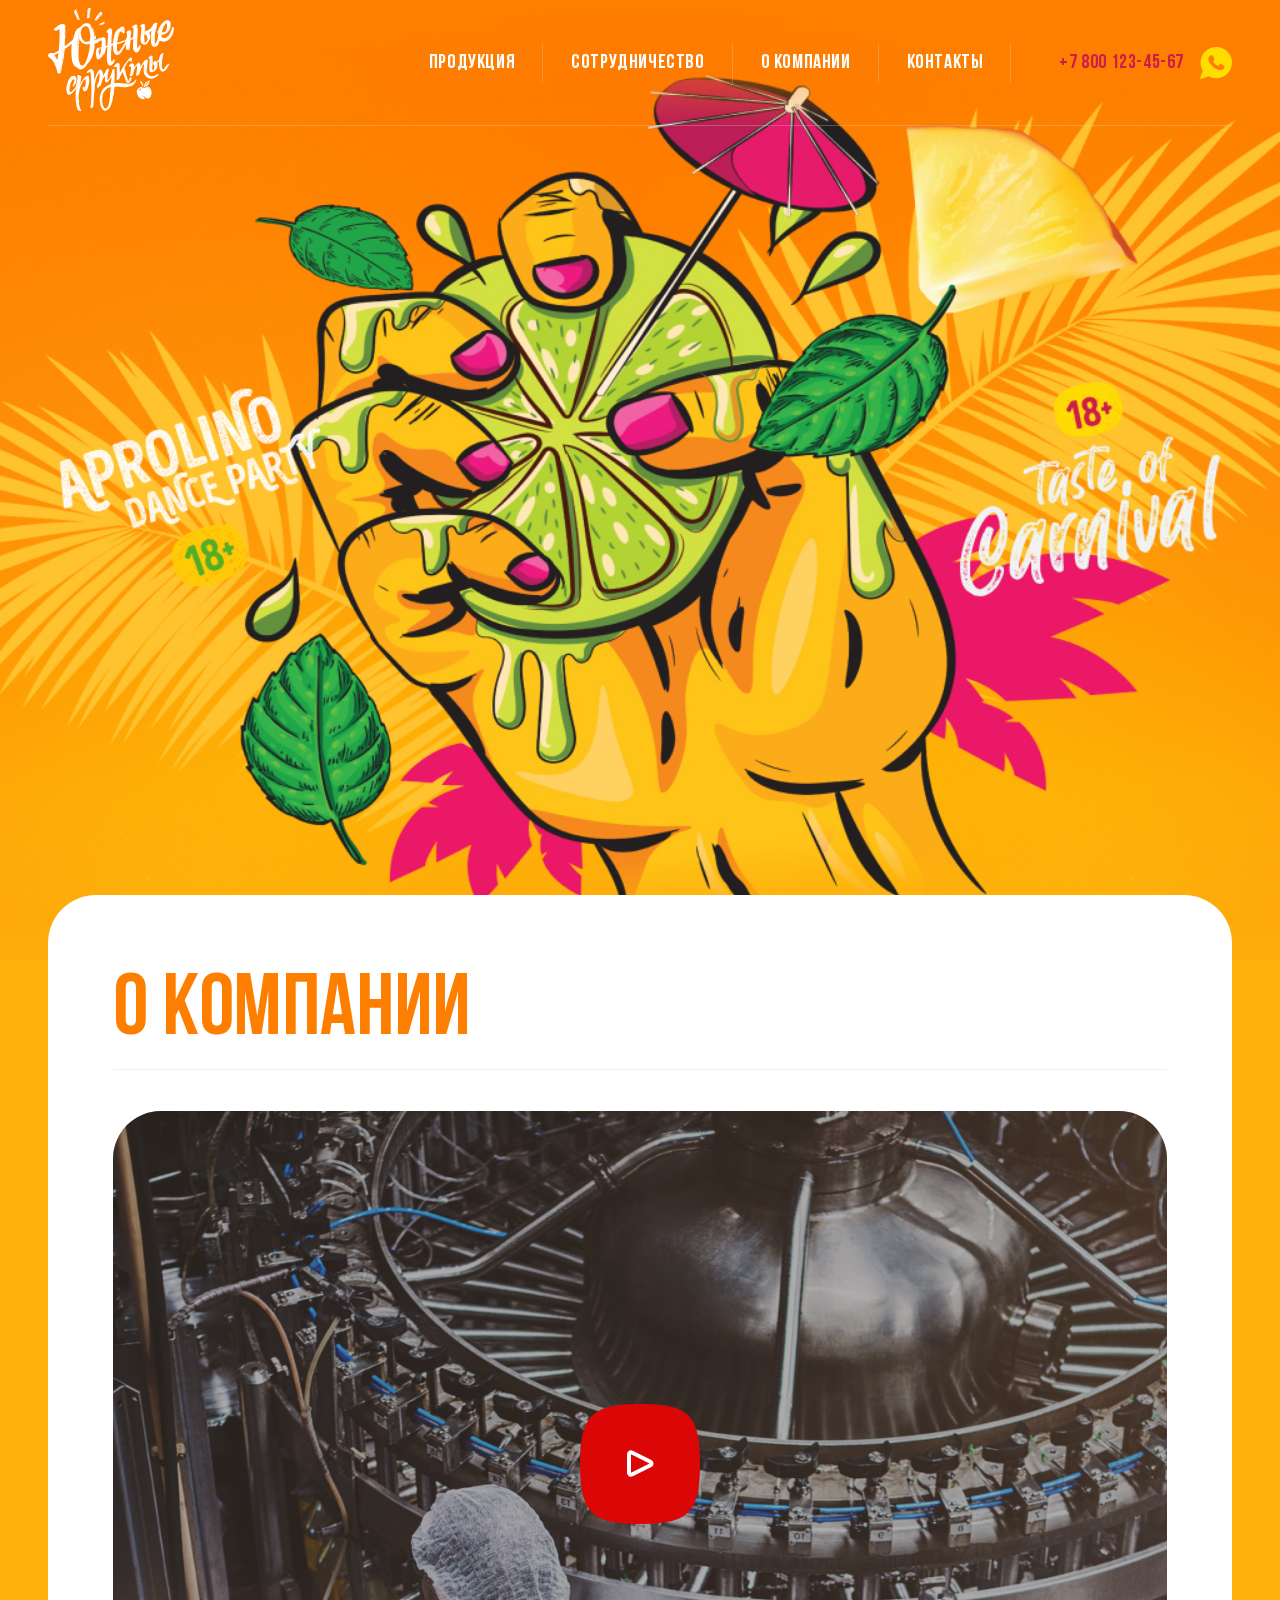
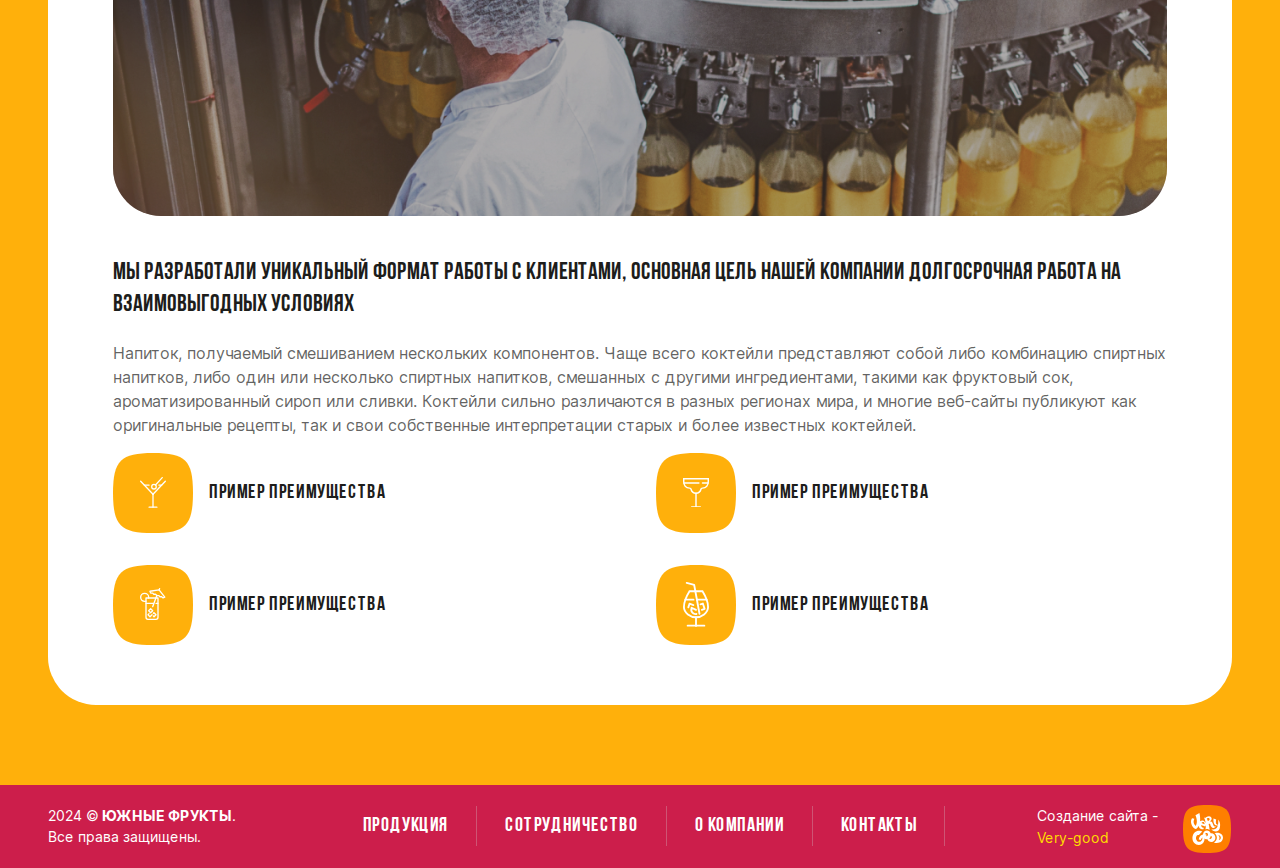
<file: about-page.html>
<!DOCTYPE html>
<html lang="ru">

<head>
  <meta charset="UTF-8">
  <meta name="viewport" content="width=device-width, initial-scale=1.0">
  <title>О компании</title>

  <link rel="stylesheet" href="./libs/normalize.min.css">
  <link rel="stylesheet" href="./libs/swiper-bundle.min.css">

  <link rel="stylesheet" href="./css/style.min.css">
</head>

<body class="simple-page">

  <header class="header">
    <div class="wrapper">
      <div class="header__wrapper">
        <a class="header__logo" href="./index.html">
          <svg xmlns="http://www.w3.org/2000/svg" viewBox="0 0 126 103" fill="none">
            <g fill="#fff" clip-path="url(#a)">
              <path
                d="M40.758 69.5c-.135-.028-.234-.11-.264-.247-.031-.14.184-.199.215-.06.015.066.045.079.108.092.14.028.081.243-.06.214Zm.108 5.15c-.043.048-.072.105-.1.163-.065.128-.258.015-.193-.112a.892.892 0 0 1 .136-.209c.097-.106.254.052.157.158Zm-8.277.724c-.072.28-.02.569-.23.794-.063.068-.15.026-.178-.041-.002-.002-.004-.002-.006-.005-.108-.114-.003-.202.034-.302.014-.04-.012-.094-.02-.141-.022-.023-.06-.044-.063-.069-.016-.15-.087-.308-.07-.454-.002-.01-.005-.018-.005-.028a1.66 1.66 0 0 1 .089-.485c.021-.067.084-.086.137-.073.064-.014.138.019.133.102-.016.256.248.44.18.702Zm-.407 1.313c-.057.103-.129.19-.128.313a.1.1 0 0 1-.071.102c-.019.074-.055.138-.144.17-.095.034-.132-.069-.155-.147-.056-.186-.018-.323.201-.358a.113.113 0 0 1 .006.006c.044-.09.102-.173.135-.266a.317.317 0 0 1-.19-.093.18.18 0 0 1-.051.008c-.096.001-.136-.064-.128-.158.006-.078.063-.116.127-.114l.012.002c.057-.034.145-.023.17.06.025.084.089.09.167.074.066-.014.146.03.141.107a.658.658 0 0 1-.092.294Zm-.845 1.511c-.136.009-.127-.106-.125-.202l.158-.441.132.406c.017.129-.03.23-.165.237Zm-4.644 3.374c0 .144-.223.143-.223 0v-.067c0-.144.223-.143.223 0v.067Zm-.98 1.097c0 .143-.224.143-.224 0v-.035c0-.143.224-.143.224 0v.035Zm-.828.612c-.033.08-.096.16-.193.149-.093-.012-.136-.095-.163-.175-.03-.089.052-.143.124-.134a.093.093 0 0 1 .092-.02l.01-.002a.145.145 0 0 1 .113.047c.039.038.037.09.017.135Zm-3.471.502c-.017-.223-.192-.366-.033-.62.166.357.166.357.033.62Zm-.27-2.683v-.017c0-.144.222-.143.222 0v.017c0 .143-.223.143-.223 0Zm.082-.529a.397.397 0 0 1 .219-.152c.138-.041.197.174.06.215l-.009.003c.005.059-.03.12-.106.119a.215.215 0 0 1-.124-.032c-.045-.031-.078-.103-.04-.153Zm6.821-8.83c.046-.135.261-.076.215.06a.055.055 0 0 0 0 .058c.047.136-.17.194-.215.06a.266.266 0 0 1 0-.178Zm.27 1.052c0 .057-.036.16-.062.162-.12.009-.165-.08-.18-.228.013-.024.038-.116.074-.12.126-.017.168.083.168.186Zm12.847-2.762c-.07-.119-.133-.219-.078-.368.09-.244.04-.49-.026-.734-.065-.238.02-.554-.295-.663-.29-.1.151-.33-.095-.418-.014-.005-.023-.024-.035-.035-.423-.363-.366.123-.507.419-.105-.49-.425-.485-.704-.54-.23-.047-.33.25-.52.245-.558-.016-.942.303-1.283.656-1.794 1.86-3.484 3.805-4.74 6.084-.056.101-.103.214-.255.204-.136-.195.053-.338.084-.506a.546.546 0 0 0-.07-.039c.002.045-.018.091-.076.106-.06.016-.11.045-.166-.009-.069-.068-.026-.127-.008-.202.034-.144-.053-.281.009-.428.047-.114.154-.227.29-.191.118.03.163.147.173.258l.024-.029c-.071-.27.126-.499.115-.76.024-.04.03-.065.022-.08l.167-.61.106-.618-.018-.369c.012-.114.019-.265-.124-.257-.095.005-.056.156-.043.248l-.011.382c-.003.205.025.415-.102.598-.026.204-.05.408-.075.613-.057.056-.11.154-.172.16-.104.01-.114-.108-.104-.182.068-.502.064-1.039.175-1.5.161-.668.24-1.362.475-2.022.228-.639-.032-1.288-.534-1.427-.555-.154-1.029-.459-1.544-.684a4.138 4.138 0 0 0-1.351-.334c-.661-.051-.944.356-.712.97.17.45.346.91.365 1.392.068 1.704-.248 3.366-.646 5.011-.152.627-.459 1.22-.572 1.85-.175.975-.501 1.894-.898 2.784-.772 1.735-2.051 3.078-3.477 4.296-.223.19-.522.33-.457.75-.165-.284-.332-.31-.547-.113-.226.208-.666.123-.84-.14-.364-.547-.527-1.173-.712-1.79-.022-.073-.028-.175.006-.237.226-.413.034-.956.424-1.321.078-.073.064-.183-.016-.333-.17-.319-.249-.7-.015-1.053.113-.128.09-.262.02-.4-.085-.312.287-.517.228-.785-.154-.698.427-1.236.37-1.907-.01-.124.054-.24.245-.24.267-.002.26-.172.117-.325-.214-.228-.041-.347.038-.57.18-.501.714-.769.797-1.288.097-.6.758-.896.775-1.523.534-.063.492-.797 1.14-.864.606-.061.863-.034.9.632a5.824 5.824 0 0 1-.282 2.213c-.379 1.105-.569 2.287-1.352 3.233-.286.345-.19.706.122.836.457.19 1.297-.167 1.495-.612.312-.704.625-1.41 1.263-1.901.076-.058.178-.165.17-.239-.07-.587.433-.953.569-1.472.071-.274-.072-.451-.04-.684.1-.706.403-1.426-.056-2.122-.017-.026.014-.09.032-.132.25-.585.152-1.022-.326-1.437-.159-.283.299-.216.245-.418-.084-.311-.343.165-.456-.087-.019-.042-.055-.076-.083-.114-.047-.097-.137-.102-.21-.063-.447.236-.44-.218-.364-.327.165-.233.044-.283-.115-.328-.398-.112-.789-.255-1.211-.27-1.577-.056-2.774.642-3.738 1.834-.909 1.124-1.564 2.4-2.076 3.726-.765 1.981-1.314 4.026-1.537 6.158-.182 1.749-.05 3.451.447 5.124.256.861.7 1.62 1.608 1.98 1.071.425 1.926-.04 2.699-.697 1.785-1.516 3.275-3.313 4.799-5.076.078-.091.109-.297.278-.228.19.078.04.231.01.343-.492 1.89-.7 3.817-.723 5.766-.016 1.448.09 2.892.118 4.337.022 1.185.152 2.353.294 3.52.227 1.866.71 3.682 1.201 5.493.19.698.26 1.433.903 1.945.706.561 1.52.81 2.378.935.583.084.895-.386.64-.898-.079-.159-.194-.32-.252-.469-.172-.444-.525-.828-.585-1.282-.062-.47-.185-.877-.468-1.244-.053-.067-.095-.124-.089-.218.033-.504-.14-.967-.36-1.398-.236-.462-.173-1.002-.456-1.456-.1-.16-.082-.521.035-.665.285-.348.105-.51-.146-.714-.177-.144-.235-.418-.043-.505.527-.24.52-.565.291-.997-.044-.083-.075-.216-.038-.29.21-.428-.143-.748-.189-1.122-.018-.155-.235-.148-.211-.308.08-.534-.096-1.052-.09-1.581.002-.245-.035-.5.017-.733.167-.749.223-1.51.258-2.27.03-.66.305-1.256.34-1.938.134-2.676.912-5.22 1.974-7.67.433-.998.962-1.956 1.477-2.916.143-.266-.14-.5.107-.813.462-.585 1.03-1.047 1.517-1.588.188-.21.46-.087.53-.257.125-.296.396-.32.616-.441.23-.127.361-.078.406.212.06.382.046.763.047 1.144.004 1.964-.005 3.926-.583 5.832-.23.754-.711.933-1.345.483-.423-.3-.657-.24-.877.242-.304.67-.26 1.381-.104 2.055.14.605.222 1.218.878 1.67.527.362.978.745 1.547.432.53-.291 1.064-.592 1.43-1.123.266-.39.437-.819.648-1.23.475-.929.826-1.907 1.018-2.935.123-.665-.074-1.41.54-1.95.089-.08.04-.298.102-.429.164-.343-.433.013-.273-.307.083-.165.38-.083.373-.39-.019-.753.02-1.507.025-2.26.002-.245-.141-.48-.077-.734.135-.53-.217-1.11.171-1.623.04-.053-.044-.22-.1-.316ZM56.02 84.325l-.015.017c-.152.238-.318.445-.375.717.014.033.044.06.102.071.085-.262.203-.514.304-.771l-.017-.034Z" />
              <path
                d="M70.025 78.463c.23-.202.436-.03.711-.097-.27.479-.462.233-.712.097Zm-4.32-3.337c-.024.015-.114-.018-.12-.041-.034-.148.04-.245.204-.325.091.178.037.287-.085.366Zm-.222-3.273c-.034-.006-.08-.055-.084-.088-.008-.075.05-.104.139-.109.019.026.061.059.064.094.007.076-.052.115-.119.103Zm-.186-3.516c.012-.034.06-.068.099-.077.049-.011.089.018.079.096-.027.019-.06.056-.1.065-.056.012-.095-.034-.078-.084Zm.094-2.767c.073.003.133.034.128.111-.004.069-.056.124-.129.114-.037-.006-.084-.055-.097-.094-.023-.073.02-.12.098-.13ZM62.789 79.6c-.203 1.88-.43 3.76-.59 5.645-.081.958-.173 1.917-.175 2.885-.002 1.163-.255 2.307-.42 3.456-.241 1.671-.551 3.335-.987 4.965-.32 1.193-.62 2.426-1.66 3.28-.436.358-.9.578-1.462.515-.31-.034-.607-.092-.845.177l-.004-.002c-.025-.179.033-.38-.121-.643l-.1.535-.005.005c-.193.045-.21-.075-.202-.216.01-.188.044-.38-.091-.543-.262-.058-.13.142-.156.237-.023.09-.088.171-.164.154-.118-.026-.113-.17-.077-.238.115-.215.265-.413.2-.678-.198-.121-.291-.326-.35-.524-.067-.227.02-.525-.375-.19-.164.142-.2-.163-.148-.273.134-.286.16-.691-.055-.775a.913.913 0 0 1-.099-.046.312.312 0 0 1-.294-.089c-.132-.142-.041-.28.084-.374.019-.118.05-.238.026-.351a.873.873 0 0 1-.016-.138 1.422 1.422 0 0 1-.24-.08c-.11-.05-.042-.199.057-.207.072-.006.14-.017.204-.034.012-.087.023-.172.023-.261.001-.34-.36-.4-.449-.656.272-.094.36-.332.436-.571.017-.054-.031-.181-.038-.18-.72.087-.248-.538-.453-.753-.1-.112-.29.075-.336-.07-.026-.083.104-.194.226-.228.386-.356.195-.849.13-1.198-.122-.649.055-1.263.027-1.892-.009-.206-.204-.396-.058-.61h.001l-.001.025c.012-.001.02.003.03.004a.21.21 0 0 1 .083-.073c.05-.023.127-.018.153.04.044.1.059.2.064.306a.22.22 0 0 0 .088-.008c-.055-.232.153-.65-.383-.488a.158.158 0 0 1-.024-.018c-.12-.359-.14-.66.328-.794.278-.08.313-.317.218-.56-.075-.191-.152-.378-.144-.588.01-.197-.104-.41.053-.59.006-.019.013-.037.025-.055.128-.484.273-.962.542-1.391l.148-.42c.041-.213.129-.388.263-.579.08-.115.138-.27.236-.37.08-.083.197-.112.277-.188.035-.151.054-.307.05-.47-.003-.083.017-.172.12-.185.17-.02.099.232.28.238.137-.197.015-.585.402-.622.005-.168-.136-.341.003-.524.194.094-.048.456.267.445a.106.106 0 0 0 .028-.026c.121-.1.094-.24.1-.37.007-.147.013-.224.044-.262-.018-.14.038-.271.187-.326.056-.02.121.024.137.078.024.087.022.17.005.253.09-.007.099-.099.135-.167.048-.09.085-.187.125-.28-.038-.091-.037-.185.021-.305.033-.067.121-.065.172-.024.034-.117.068-.215.19-.303.046-.033.128-.01.152.04.185-.035.242-.13.169-.285-.012-.071.028-.14.107-.14.187-.004.19-.327.288-.443a.377.377 0 0 1 .293-.136c.09 0 .172.013.202.112.01.035-.03.116-.02.137.019.035.079.05.142.06.138-.049.268-.115.272-.339 0-.096.076-.107.179-.058.27.13.38.002.322-.261-.006-.025-.004-.047-.005-.07a.1.1 0 0 1-.026-.072c.004-.157.048-.316.19-.4a.114.114 0 0 1 .153.04c.05.083.057.175.061.27.003.062-.012.164.059.185a.1.1 0 0 1 .072.072c.2.037.364-.153.522-.262-.001-.004-.004-.007-.004-.011a1.077 1.077 0 0 1 0-.346c.008-.058.085-.094.137-.078a.441.441 0 0 0 .337-.033c-.002 0-.005-.002-.007-.006-.07-.125.123-.237.193-.112.082.145.028.245-.078.308.02.038.03.08.037.124.17-.002.34.004.506-.035.077-.018.094.179.08.301Zm-8.824 14.948c-.039.104-.054.253-.182.27-.158.02-.144-.14-.182-.24-.108-.28-.155-.544.209-.72-.076.267.254.423.155.69Zm-.538-3.95c-.002-.066.022-.123.108-.128.102.019.098.104.09.18-.005.039-.042.108-.061.107-.093-.004-.135-.073-.137-.16Zm.363-1.988c.05.025.081.085.14.15-.068.032-.122.074-.14.061-.05-.031-.11-.08-.122-.133-.019-.089.058-.111.122-.078Zm.082-.46.09.116c-.035.02-.073.06-.102.054-.033-.007-.058-.054-.087-.084l.1-.086Zm.191 3.678c.02.113.027.254-.111.282-.152.032-.164-.128-.196-.225-.036-.107-.028-.22.08-.288.157.017.208.117.227.232Zm5-21.452c-.01.02-.023.037-.035.055a.114.114 0 0 1-.015.046l-.05.085c-.065.11-.237.035-.205-.086.003-.01.009-.017.012-.026l.002-.005c.026-.065.064-.12.1-.181.07-.125.262-.013.192.112Zm-.262.99c-.129.007-.16-.076-.16-.184.002-.091.039-.15.137-.157.109.02.17.082.171.194.001.097-.06.142-.148.147Zm-.797-4.258c-.144 0-.144-.223 0-.223.143 0 .143.223 0 .223Zm-.176.26c0 .143-.224.143-.224 0v-.017c0-.144.224-.143.224 0v.017Zm-2.657 1.12c-.126 0-.135-.109-.138-.207-.082-.007-.174-.021-.165-.124.008-.08.063-.149.163-.079.1.07.198.142.297.213.001.108-.044.196-.157.197Zm-.11 1.252c-.144 0-.144-.223 0-.223s.144.223 0 .223Zm-.612-1.571c-.02-.09-.06-.221.06-.233.17-.017.127.132.117.237l.188.288c-.306-.015-.306-.015-.365-.292Zm.134.673c.023-.014.022-.009 0 .016-.076.122-.269.01-.193-.112a.258.258 0 0 1 .134-.119c.134-.051.192.164.06.215Zm.016.59c-.042.066-.082.132-.136.19-.063.07-.193.014-.193-.072-.046-.045-.06-.135.007-.187a.4.4 0 0 1 .226-.099c.084-.006.14.1.096.168Zm-.214-4.582c.077.119.11.236-.009.341-.055.049-.13.04-.158-.033-.059-.157.049-.235.166-.308Zm-.23-.788c-.067.02-.124-.02-.123-.094 0-.04.031-.109.056-.113.063-.01.12.023.136.114-.018.026-.036.083-.068.093Zm-.458 9.673c-.152-.151-.203-.287-.007-.443.14.153.132.29.007.443Zm-2.21 4.508c-.05.05-.102.095-.153.142l.002.013c-.038.098-.098.17-.206.183-.091.011-.113-.05-.1-.119a.221.221 0 0 1 .026-.075.09.09 0 0 1 .036-.082 3.32 3.32 0 0 0 .237-.22c.102-.1.26.057.158.158Zm-.733-12.885c-.067.025-.12-.026-.125-.098-.005-.064.012-.125.096-.128.066.007.14.029.135.1-.003.046-.06.108-.106.126Zm-3.614 9.44c-.11-.008-.136-.07-.133-.135.003-.09.052-.168.15-.141.04.01.075.099.08.155a.11.11 0 0 1-.097.121Zm-.459 2.68c-.028.026-.07.043-.108.029a.19.19 0 0 1-.08-.057.108.108 0 0 1-.02-.112c0-.018.004-.037.019-.056v-.002c.052-.067.144-.075.194 0 .036.056.049.15-.005.198Zm-.03.81c-.047.094-.173.054-.204-.027-.022-.056-.02-.12-.02-.18-.001-.08.066-.114.127-.106.071-.016.163.04.142.135-.014.064-.016.118-.045.178Zm-.057.631a.72.72 0 0 0-.03.19.102.102 0 0 1-.05.088c-.019.028-.038.058-.059.059-.065.002-.093-.038-.096-.087a.103.103 0 0 1-.017-.06.977.977 0 0 1 .037-.249c.041-.137.256-.078.215.06Zm-.229-6.941c.023-.036.086-.084.108-.074.065.028.084.094.052.162-.02.043-.04.094-.125.062-.044-.028-.076-.085-.035-.15Zm13.588-9.086c.061-.09.121-.144.232-.157.143-.015.141.208 0 .223-.013.002-.034.039-.039.046-.08.118-.273.007-.193-.112Zm28.213 9.582c.338-.144.204-.37.093-.572-.135-.245-.364-.204-.57-.12-.285.118-.5.332-.656.593-.657 1.1-1.694 1.797-2.788 2.32-1.38.66-2.873.973-4.442.984-2.222.016-4.409-.362-6.62-.46-1.746-.08-3.486-.252-5.237-.181-.185.008-.36.033-.535.098-.593.22-1.108-.084-1.059-.71.037-.469-.07-.952.07-1.402.236-.765.097-1.563.261-2.33.033-.154-.021-.256-.125-.35-.1.022-.209.036-.279-.044-.11-.124-.427-.154-.241-.432.202-.3.25.194.42.093.26-.337.32-.755.213-1.117-.239-.805.01-1.612-.103-2.423-.082-.598.125-1.239-.1-1.855-.041-.114.003-.261.02-.392.08-.62.205-1.231.052-1.865-.07-.29-.062-.612-.026-.912.077-.65-.001-.732-.594-.523-.126.045-.253.086-.378.131-.7.257-1.16.679-1.33 1.466-.155.716-.097 1.48-.359 2.15-.719 1.835-1.37 3.705-2.398 5.407-.56.928-1.306 1.675-2.207 2.345.018-.292-.023-.55.06-.76.113-.286-.143-.516-.047-.775.328-.894.309-1.847.473-2.77-.032-.03-.063-.063-.095-.094-.442-.037-.334-.266-.15-.48.076-.087.225-.113.34-.166-.013-.758.1-1.517.27-2.235.235-.999.455-1.998.665-3.002.256-1.222.117-1.427-1.072-1.123-.587.15-1.285.253-1.535.964-.584 1.673-1.522 3.16-2.446 4.653-.201.326-.49.617-.253 1.052.036.066.04.211-.099.237-.058.011-.126-.024-.189-.038.082-.352-.321-.623-.24-.907.179-.63.008-1.233-.006-1.846-.004-.195-.045-.55-.066-.563-.403-.247-.313-.708-.382-1.032-.14-.653-.357-1.016-1.048-1.162-.181-.039-.317-.077-.452-.244-.62-.765-1.343-.732-2.04-.022-.59.602-.774 1.427-1.268 2.077-.526.69-.907 1.47-1.244 2.264-.604 1.42-1.164 2.858-1.598 4.342-.093.318-.251.617-.436 1.06-.049-.203-.074-.26-.075-.317-.012-1.82-.255-3.633-.2-5.457.029-.925-.294-1.793-.517-2.676-.023-.092-.077-.179-.128-.262-.252-.415-.532-.816-.753-1.247-.174-.34-.497-.426-.79-.56-.272-.125-.276.124-.342.286-.025.062-.106.074-.175.043-.093-.042-.12-.13-.078-.206.249-.444-.07-.388-.325-.364-.896.086-1.65.479-2.312 1.076-.584.527-1.047 1.163-1.584 1.732-.165.176-.43.342-.287.627.132.264.385.39.699.404.798.033 1.464-.246 2.033-.794.382-.367.428-.356.623.145.296.761.482 1.556.555 2.364.142 1.57.292 3.144.342 4.72.134 4.254.269 8.51.3 12.766.02 2.656-.144 5.314-.227 7.97-.05 1.612-.224 3.214-.368 4.819-.08.878-.254 1.733-.447 2.587-.036.16.006.22.164.29 1.105.489 2.255-.014 2.739-1.143.182-.424-.014-.9.127-1.204.34-.732-.124-1.538.33-2.22.028-.041-.018-.169-.068-.22-.167-.17-.126-.38-.1-.567.137-.959.098-1.931.277-2.888.204-1.084.067-2.194.188-3.288.029-.261.245-.517.108-.772-.15-.283-.075-.527.018-.784l.007.005c.15-.066.221-.131.238-.197-.044.013-.088.022-.133.033-.068.016-.145-.032-.141-.107a.57.57 0 0 1 .056-.222l-.007-.005c-.004-.011-.007-.023-.012-.033-.02-.78.206-1.545.116-2.333-.038-.334.322-.655.085-1.02.475-.602.32-1.33.382-2.007.069-.759.045-1.526.11-2.286.082-.928.22-1.85.184-2.788-.009-.212-.067-.493.143-.659.222-.176.253-.409.296-.659.138-.802.252-1.612.449-2.4a21.307 21.307 0 0 1 2.528-5.982c.06-.097.126-.219.22-.26.404-.18.61-.4.268-.817-.058-.07-.05-.158.023-.224.074-.067.167-.065.21.018.146.276.49.56.378.837-.253.623.02 1.22.022 1.814.003 1.537-.162 3.052-.296 4.573-.07.797-.273 1.56-.713 2.259a13.73 13.73 0 0 0-1.52 3.294c-.148.482-.23.974-.08 1.47.143.474.57.787 1 .752.674-.054 1.738-1.05 1.845-1.728.667.168 1.222-.412 1.083-1.128.144-.127.166.233.318.078.108-.111-.004-.203-.015-.305-.04-.355-.204-.762.23-1.006.208-.117.072-.283.103-.425.108-.494-.114-1.092.433-1.455.001.008.001.016.003.023.084.04.092.214.21.166.149-.062.057-.16-.02-.215-.138-.096-.062-.242-.104-.359-.011.012-.016.025-.025.037a.176.176 0 0 1 .025-.062c.082-.313.563-.569.138-.958-.01-.01.026-.11.056-.12.279-.088.198-.342.268-.53.135-.366.14-.808.469-1.07.692-.553 1.113-1.31 1.625-2.003.233-.314.398-.75.887-.842-.012.41-.413.586-.44.964-.1 1.397-.112 2.794.037 4.184.147 1.38 1.42 1.91 2.516 1.044.69-.545 1.338-1.147 1.818-1.908.54-.858 1.115-1.693 1.677-2.537.068-.103.105-.28.285-.2.131.06.08.202.07.314-.168 2.037-.345 4.073-.498 6.112-.02.269-.073.446-.344.521-1.474.41-2.804 1.129-4.11 1.901-2.13 1.26-3.793 2.981-4.928 5.171-.767 1.482-1.158 3.101-1.517 4.726-.22.995-.436 2.008-.339 3.006.107 1.104.147 2.213.286 3.317.33 2.612 1.14 5.01 2.79 7.091 1.132 1.429 2.59 1.694 4.165.788 1.733-.997 2.804-2.548 3.65-4.29.217-.446.349-.926.555-1.38.172-.379.465-.74.415-1.202-.098-.021-.238.081-.288-.077-.046-.145.073-.237.155-.33.178-.2.21.11.337.103.184-.334.235-.676.085-1.04-.052-.126-.175-.31.073-.348.294-.046.327-.284.348-.47a4.57 4.57 0 0 1 .305-1.194c.251-.633.172-1.344.404-1.992.056-.156.064-.449-.026-.514-.303-.22-.162-.481-.07-.667.265-.534.26-1.16.582-1.664.384-.602.144-1.316.38-1.948.156-.416.116-.865.112-1.314-.004-.443-.03-.93.094-1.343.256-.846.385-1.698.424-2.57.005-.13-.002-.251-.09-.375-.125-.173.126-.831.312-.805.496.07.952-.244 1.469-.074.239.08.647.177.795-.268.04-.119.16-.126.24-.037.166.182.364.278.576.342a.11.11 0 0 1 .06-.025c.16-.012.361-.096.525-.067.181.031.308.207.483.264.322.104.601.051.87.158.068-.012.135-.027.202-.047-.307-.224-.765-.13-.837-.578.55-.126.995.12 1.455.307.015.005.027.015.041.021a9.122 9.122 0 0 0-.041.004c-.106.555.377.375.62.494-.007.09-.1.22.038.251.186.044.3-.086.367-.251-.024-.039-.06-.076-.091-.113-.193-.1-.544-.021-.667-.259-.065-.127.127-.24.193-.112.067.13.313.106.44.133a.343.343 0 0 1 .048-.054l-.038-.004.038-.02c.67-.183 1.319.015 1.973.115.355.054.658.31 1.045.254.162-.023.45.09.168-.237-.05-.059-.013-.126.057-.159.066-.03.132-.032.163.047.142.356.513.359.783.551.044-.628.044-.628.615-.383.255.016.447-.105.61-.286.364-.289.584.14.883.176l.032-.023a.469.469 0 0 1-.032.048c.263-.002.488-.055.521-.374l-.025-.01.025-.016c.241-.092.47-.258.746-.177.249.073.446-.024.642-.15.02-.012.041-.018.061-.024a.268.268 0 0 0-.061.05l.064.01c.199-.263.772-.29 1.036-.103l.01-.013c.857-.53 1.716-1.058 2.744-1.328-.077-.073-.114-.13-.167-.154-.1-.045-.263-.036-.254-.184.009-.157.187-.087.272-.139.266-.161.56-.234.89-.288-.123-.138-.285-.217-.159-.39.017-.005.03-.012.046-.017a.132.132 0 0 1 .026-.079c.093-.11.228-.11.334-.196.044-.036.06-.087.094-.13.009-.01.02-.017.03-.025a1.052 1.052 0 0 0-.047-.04c-.003 0-.005.002-.008.003l.008-.028c.295-.07.495-.236.594-.533.064-.188.156-.398.339-.478.376-.166.235-.312.02-.48-.197-.153-.171-.236.033-.4.225-.18.857-.182.457-.76-.007-.01.074-.109.128-.132Z" />
              <path
                d="M82.688 78.523c.04-.16-.69-.245-.781-.01.046.254.29.147.47.153.111-.026.227-.047.308-.104a.119.119 0 0 1 .003-.04ZM109.951 53.962a.56.56 0 0 0-.028.023c.016 0 .023-.01.028-.023Z" />
              <path
                d="M113.432 52.455c-.031-.002-.077-.056-.082-.09-.01-.069.03-.12.123-.137.017.029.052.062.055.099.006.064-.014.135-.096.128Zm-.287 1.11c-.124.006-.148-.143-.108-.222.075-.15-.001-.414.195-.443.189-.029.091.192.125.276-.004.187.013.378-.212.389Zm.073 5.237-.001.28c-.016.045-.028.094-.051.135-.048.086-.02.293-.179.218-.162-.077-.027-.224.027-.335-.038-.132.003-.237.113-.317.024-.219-.046-.45.085-.657.068.226.087.45.006.676Zm.227-9.06c.075.007.078.09.078.156-.001.066-.004.138-.086.15-.096.014-.102-.07-.099-.13.004-.073-.02-.188.107-.176Zm-4.803 8.911c-.03 0-.085-.05-.088-.082-.005-.068.044-.114.13-.134.023.028.072.06.076.096.007.072-.051.12-.118.12Zm-.101 2.013a.275.275 0 0 1-.032.078c-.038.066-.121.068-.175.023l-.001-.002c-.03-.024-.039-.072-.029-.108l.005-.016c.003-.013.01-.023.016-.032l.001-.002c.028-.14.243-.08.215.06Zm-.222-6.349c.013-.048.076-.087.126-.116.011-.006.058.05.075.065.007.095-.024.145-.096.16-.091.02-.119-.056-.105-.109Zm-4.294-4.168c-.05-.115-.04-.183.033-.28.065-.088.193-.043.211.034.103.13.1.298.082.46-.011.098-.155.166-.208.056a2.002 2.002 0 0 1-.093-.234.09.09 0 0 1-.025-.036Zm-.11 2.075c-.082-.005-.12-.059-.122-.128-.003-.089.03-.17.142-.142.068.017.113.07.101.152-.01.066-.036.122-.121.117Zm-.166 2.805c-.012.002-.016 0-.02 0-.003.006-.007.012-.008.02-.04.137-.255.078-.215-.06.033-.115.115-.198.243-.182.141.017.142.24 0 .222Zm-.142 6.38a.338.338 0 0 1 0-.195c.035-.139.251-.08.216.06a.084.084 0 0 0 0 .075c.045.137-.17.195-.216.06Zm.079-7.991c.101 0 .135.073.128.163-.005.067-.032.125-.11.143-.095-.019-.117-.102-.127-.177-.009-.068.033-.13.109-.13Zm.015-.796c.082.01.103.074.109.137.007.065-.009.132-.099.126-.081-.005-.11-.071-.113-.132-.003-.06.015-.13.103-.13Zm.014-4.618c.012-.008.027-.01.04-.014l.016-.006c.006-.001.01-.005.016-.006h.02c.063 0 .121.036.121.108 0 .082-.015.15-.049.225-.046.101-.213.05-.208-.057.001-.031.006-.063.009-.094-.029-.05-.019-.122.035-.156Zm.323.816c.068.19.028.33-.092.448-.011.011-.108-.027-.114-.054-.042-.178.06-.285.206-.394Zm10.071-2.282a.104.104 0 0 1 .081-.073l.015-.038c.031-.072.127-.063.175-.023.044.037.074.083.057.142-.013.047-.049.054-.074.083a2.572 2.572 0 0 0-.089.272c-.032.121-.222.095-.219-.03.002-.113.021-.226.054-.333Zm7.302 9.474c-.136-.136-.858-.239-1.188-.178-.116.135-.13.367-.273.475-.092.07-.121.03-.216.052-.047.01-.048-.036-.101-.022-.417.114-.088.099-.206.188-.155.117-.299.161-.333.377-.01.06-.084.093-.138.078a1.613 1.613 0 0 1-.134-.065 6.33 6.33 0 0 0-.292.367c-.011.058-.019.106-.027.132-.088.29-.246.447-.526.567a.122.122 0 0 1-.051.01c-.109.098-.223.19-.358.262-.042.172-.027.351-.026.526 0 .111-.153.151-.208.056a.487.487 0 0 1-.039-.083c-.197.367-.404.727-.483 1.163-.082.454-.464.795-.851 1.073-.309.222-.637.236-.917-.013-.274-.244-.498-.419-.734.14-.172-.672-.245-1.244-.369-1.804a3.748 3.748 0 0 1-.094-.976c.033-.7.416-1.408-.077-2.092-.024-.034.008-.133.043-.18.239-.317.027-.759.304-1.07.057-.064.024-.24-.11-.201-.457.13-.22-.12-.161-.273.054-.138.188-.291.16-.406-.235-.952.338-1.827.247-2.771-.02-.215-.007-.53.183-.744.094.03.205.18.28.029.062-.127-.106-.166-.187-.232-.155-.146-.156-.313-.076-.497.311-.712.294-1.503.538-2.232.026-.078.097-.205.073-.226-.309-.268.01-.41.128-.55.364-.429.328-.802-.146-1.118-.192-.127-.09-.287.018-.357.203-.132.44-.263.661-.006-.091.187-.126.374.004.677.112-.29.222-.462.215-.678.101-.123.181-.264.049-.4-.099-.1-.242-.049-.376-.047-.443.007-.763.338-1.174.412-.843.151-1.533.545-1.988 1.28-.614.989-.994 2.07-1.051 3.23-.052 1.06-.58 1.799-1.389 2.405-.396.296-.795.594-1.16.926a2.025 2.025 0 0 0-.191.535l-.001.02a.111.111 0 0 1-.008.038c-.01.054-.02.108-.026.164-.014.142-.237.143-.223 0 .009-.09.023-.176.04-.26.007-.06.015-.136-.015-.171-.315.154-.604.069-.706-.323-.18-.697-.542-.328-.857-.241-.515.141-.806.52-1.089.911-.048.253-.093.524-.399.517a1.978 1.978 0 0 1-.313.287c-.042.029-.035.123-.054.186-.07.24-.078.459-.043.665a.153.153 0 0 0 .121-.047c.082-.07.214-.005.186.108-.06.238-.1.446.025.663.074.1.155.198.246.293.332.346.66.686.803 1.177.314 1.077.19 2.101-.283 3.1-.126.266-.287.512-.255.84.016.163-.047.383-.293.394-.205.008-.471.186-.566-.187-.02-.077-.156-.192-.216-.18-.528.104-.452-.3-.547-.592-.107-.33-.129-.627.066-.932.101-.159.067-.353.062-.537-.008-.326-.084-.684.021-.974.295-.82.204-1.669.264-2.503.071-.969.072-1.96.21-2.906.139-.957-.235-1.831-.125-2.763.078-.652-.087-1.33-.069-1.993.018-.69-.225-1.17-.713-1.055-.981.229-2.002.423-2.729 1.226-.407.448-.745.938-.79 1.57-.017.23.005.39.316.353.703-.082.974.213 1.002.915.041 1-.075 1.986-.157 2.978-.093 1.107-.146 2.217-.236 3.323-.133 1.628-.1 3.25.211 4.854.158.816.915 1.49 1.696 1.543.953.064 1.905-.048 2.616-.74.533-.52 1.353-.752 1.608-1.557a.222.222 0 0 1 .147-.126c.713-.115.877-.73 1.129-1.248.856-1.763.889-3.623.589-5.51-.06-.379.027-.632.383-.797.095-.044.155-.164.231-.249.018-.117-.165-.28-.012-.33.146-.05.103.142.117.24.207-.043.314-.235.489-.327.111-.057.153-.263.312-.194.152.065.088.236.084.36-.063 1.868.121 3.716.388 5.562.19 1.308.766 2.432 1.587 3.43.856 1.04 2.125 1.223 3.28.56 1.439-.827 2.374-2.105 3.188-3.498.683-1.17 1.104-2.492 2.046-3.514.069-.075.1-.17.009-.262ZM99.122 62.272c.204-.012.129-.223.175-.346.039-.102.072-.28-.08-.274-.242.01-.062.283-.179.383-.03.108-.045.244.084.237ZM99.213 63.219c.15-.144.17-.297.017-.534-.104.194-.28.295-.18.509.025.054.096.088.163.025Z" />
              <path
                d="M98.316 59.554c-.003.026-.081.073-.101.063-.175-.088-.235-.232-.216-.455.228.075.342.184.317.392Zm-.283 4.821c-.144 0-.144-.223 0-.223s.143.223 0 .223Zm-.767-3.146c-.077-.002-.112-.06-.102-.13.01-.073.07-.103.139-.103.083 0 .103.057.102.127-.02.072-.071.108-.14.106Zm.001.358.016-.011c-.111.088-.27-.068-.158-.158a.266.266 0 0 1 .083-.045c.136-.05.194.166.06.215Zm-2.577-4.194c-.046.026-.056.07-.067.118-.032.14-.247.08-.216-.059a.37.37 0 0 1 .17-.252c.124-.072.237.12.113.193Zm-2.107 1.481c-.022.121-.064.248-.214.193-.103-.037-.07-.126.02-.178.001-.017.002-.033.005-.049.032-.15-.055-.336.122-.442.027-.016.101 0 .122.026.13.165-.01.303-.055.45Zm-.33-1.159c-.336-.485-.348-.624-.078-.81.17.047.286.113.105.288l-.027.522Zm-1.42 5.054c-.074-.002-.115-.054-.077-.122.015-.027.083-.044.12-.035.032.006.056.055.096.1-.06.026-.1.058-.139.057Zm-4.92-4.296c-.023.142-.237.081-.215-.06.011-.069.053-.172-.005-.228-.103-.1.055-.258.158-.158.13.127.088.286.062.446Zm-.283-1.797c.012-.04.02-.08.034-.118.052-.132.268-.074.215.06-.015.038-.022.078-.033.117-.04.138-.255.08-.216-.059Zm-.664 7.515c-.1-.091-.062-.204.017-.293.095-.107.252.05.157.158a.66.66 0 0 0-.016-.023c.106.097-.053.254-.158.158Zm.04.483c-.071.125-.264.013-.193-.112a.171.171 0 0 0 .022-.117c-.024-.14.191-.2.216-.06a.418.418 0 0 1-.045.289Zm13.9-12.804c.076.075.155.173.14.287a.19.19 0 0 1-.138.164.17.17 0 0 1-.196-.081c-.038-.075-.013-.156.029-.224-.08-.101.067-.243.165-.146Zm.28 4.69c.11.009.213.055.199.17-.014.117.01.294-.167.31-.13.012-.208-.089-.206-.224.001-.12.035-.227.174-.257Zm.025.849-.037.03c-.01.186-.092.357-.309.319-.063-.011-.087-.082-.078-.137.03-.159.147-.27.266-.37.11-.091.268.066.158.158Zm-.118.939a1.12 1.12 0 0 0-.09.31c-.023.142-.237.082-.216-.059a1.31 1.31 0 0 1 .113-.363c.062-.13.254-.017.193.112Zm11.376 7.703c-.16-.154-.348-.031-.517.026-1.332.45-2.467 1.288-3.727 1.877-.244.114-.605.395-.764.228-.441-.463-.465-.026-.637.247-.135-.366-.424-.318-.709-.303-.433.023-.858.134-1.301.032-.758-.175-1.467-.365-2.087-.925-.464-.419-.527-1.136-1.165-1.39-.093-.036-.03-.219-.053-.326-.083-.37-.195-.818-.528-.949-.226-.088-.276-.228-.294-.342-.164-1.01-.192-2.02.156-3.003.052-.147.078-.285.07-.434.089-.122.193-.243.043-.412-.176.117-.13.275-.147.41-.2-.356-.144-.667.168-.9.091-.069.13-.163.107-.26-.115-.503.216-.91.29-1.373.13-.82.359-1.632.025-2.454-.358.003-.35-.173-.208-.417.71-.547.582-1.37.644-2.106.02-.232.132-.463.07-.715-.08-.33-.142-.645-.512-.793a2.887 2.887 0 0 0-.62-.172c-.086.046-.157.114-.239.177-.059.046-.17.043-.186-.049-.018-.096-.06-.142-.161-.137a1.555 1.555 0 0 0-.475.137 3.75 3.75 0 0 0-1.302 1.055c-.68.867-1.19 1.843-1.847 2.723a16.12 16.12 0 0 0-1.52 2.457c-.073.148-.136.305-.326.338-.333-.502-.062-1.084-.221-1.608-.016-.053.024-.147.107-.228.296-.29.105-.96-.272-1.055-.088.126-.31.097-.336.313-.014.122.063.337-.158.345-.224.007-.258-.218-.333-.372-.024-.051.005-.128.01-.193l-.117-.212c-.077-.353-.162-.704-.374-.999-.258.1.02.574-.319.466-.582-.186-.95.154-1.246.478-.838.918-1.706 1.814-2.394 2.86-.27.412-.608.781-.987 1.261-.005-1.147.23-2.15-.004-3.15-.098-.137-.151-.332-.382-.305-.218.148-.379.14-.46-.149-.032-.114-.106-.2-.25-.16l-.104.295c-.013.127-.03.303-.188.267-.187-.043-.015-.171-.003-.263-.156-.183.407-.487-.103-.611-.226.146-.73-.203-.678.499-.188-.51-.41-.354-.69-.215-1.091.543-1.72 1.487-2.258 2.516-.09.174-.124.342.035.504.149.15.32.16.507.101.062-.02.117-.06.176-.09.96-.454 1.317-.233 1.416.842.073.787-.133 1.545-.195 2.318a32.31 32.31 0 0 1-1.052 5.965c-.114.414.044.596.426.564.802-.068 1.59-.243 2.21-.788.408-.358.54-.846.672-1.406.182-.766.357-1.536.506-2.312.39-2.034 1.39-3.782 2.579-5.438.148-.206.308-.568.55-.495.24.073.276.45.303.732.146 1.521-.253 3-.382 4.499-.12 1.401-.397 2.79-.602 4.185-.04.28.128.404.378.41 1.392.035 2.737-.937 3.1-2.306.232-.875.634-1.685.818-2.592.119-.585.448-1.217.708-1.817.111-.255.195-.484-.098-.774.409.063.513-.142.62-.389.44-1.024 1.061-1.953 1.6-2.925.111-.2.277-.372.426-.55.073-.088.163-.187.296-.109.099.058.097.16.088.264-.05.612-.073 1.228-.15 1.836-.224 1.789-.482 3.57-.185 5.381.178 1.089.435 2.135.962 3.118 1.523 2.846 4.834 4.54 8.087 3.591 1.58-.46 3.082-1.046 4.337-2.145.539-.473 1.036-.988 1.345-1.645.079-.166.211-.38.031-.556Z" />
              <path
                d="M82.013 72.4c-.136.252-.25.583-.497.749-.12.08-.231-.113-.113-.192a.63.63 0 0 0 .179-.22l.044-.101.006.012.004-.008c.064-.116.121-.235.184-.352.068-.126.26-.014.193.112Zm-2.458-.11c-.025.125-.068.263-.164.352a.115.115 0 0 1-.044.026c-.067.09-.137.186-.143.3-.004.077-.068.122-.141.108-.23-.045-.3-.294-.193-.485.04-.074.116-.143.207-.121.044.01.072.039.093.072.067-.097.136-.195.17-.312.04-.139.242-.08.215.06Zm-1.875-6.768a.275.275 0 0 1-.048.069c-.086.09-.252-.034-.175-.135.052-.069.08-.126.07-.214-.018-.142.206-.14.222 0a.422.422 0 0 1-.07.28Zm-1.714-3.48c.065-.198.133-.278.268-.252.025.005.064.078.054.1-.055.114-.165.12-.322.152Zm-.048.9c-.189-.201-.238-.341-.141-.5.013-.022.106-.03.123-.011.116.137.074.283.018.51Zm-.68-1.2a.214.214 0 0 1-.128-.128c-.019-.072.046-.11.12-.115.07.014.12.056.124.127.003.073-.043.137-.116.117Zm-3.85 7.772h.002a.102.102 0 0 0-.02.043c-.03.14-.245.08-.216-.06a.253.253 0 0 1 .043-.096c.047-.06.115-.071.175-.022l.003.002c.05.04.044.094.014.133Zm-.368-4.783c-.047.042-.104.033-.143.004h-.005c-.089.006-.106-.065-.086-.13.008-.025.046-.057.075-.068-.066-.125.125-.236.193-.11.054.099.055.224-.034.303Zm-.04 5.803c-.066.038-.152-.004-.214-.034-.123-.06-.025-.234.096-.196l.001-.018c.006-.143.23-.143.223 0-.003.084-.023.202-.106.248Zm12.403-.976c-.635-.22-1.48.084-1.788.737-.282.6-.7 1.162-.692 1.873.003.211-.177.312-.287.45-.138.172-.24.181-.344-.068-.208-.503-.53-.957-.668-1.49-.143-.558-.39-1.076-.588-1.612a.48.48 0 0 1-.032-.289c.09-.38-.062-.69-.303-.97-.087.087-.122.29-.289.203-.08-.042-.011-.166.088-.213.035-.348.05-.688-.048-1.036-.047-.17-.111-.246-.192-.257-.065.1-.11.178-.074.297.022.071.065.135.087.206.057.185.017.38-.017.565-.02.102-.155.098-.204.027a.794.794 0 0 1-.134-.513c.004-.078.017-.156.038-.231.002-.007.006-.011.009-.017l-.007-.02c-.04-.16.025-.296.11-.428a.11.11 0 0 1 .032-.032c-.061-.588-.12-1.181-.192-1.773-.01-.09-.107-.165-.153-.253-.037-.07-.1-.163-.079-.222.222-.641-.216-1.165-.32-1.745-.044-.243-.246-.544-.459-.646-.243-.117-.23-.19-.138-.37.18-.355.202-.742.034-1.085-.352-.716-.082-1.336.201-1.978.82-1.855 2.035-3.46 3.231-5.074.34-.458.805-.783 1.333-1.022.368-.166.567-.163.67.302.107.476.353.898.882 1.056.47.14.782-.13.71-.595-.032-.21-.013-.431.001-.646.053-.811.13-1.621.166-2.433.023-.513-.245-.748-.766-.76-.33-.009-.617.112-.896.266-.744.408-1.345.985-1.868 1.637-.956 1.192-1.898 2.393-2.782 3.643-1.317 1.863-2.546 3.771-3.605 5.79-.509.97-1.078 1.908-1.628 2.855-.072.125-.2.383-.352.158-.168-.249-.383-.49-.33-.877.095-.701.18-1.417-.058-2.116-.052-.153.028-.28.064-.423.11-.439.224-.9-.248-1.235-.132-.094-.023-.218.004-.318.041-.152.11-.052.167.002.005.075.003.188.102.165.141-.034.086-.167.08-.268.009-.05.037-.106.023-.147-.279-.776-.12-1.62-.4-2.405-.105-.293-.059-.63-.392-.787-.19.072-.03.422-.284.349-.27-.078-.012-.275-.02-.417-.005-.092.06-.186.084-.282.026-.102.012-.207-.07-.274-.105-.085-.181.008-.257.07-.124.1-.321.31-.364.283-.488-.312-.837.211-1.272.185-.497-.03-.835.292-1.145.617-.217.227-.392.495-.584.745-.373.488-.686 1.032-1.204 1.389-.353.242-.267.432.009.655.589.478 1.571.424 2.268-.123.11-.087.175-.297.353-.225.179.073.153.275.164.438.243 3.488.19 6.978-.025 10.464-.042.676.04 1.363-.144 2.033-.075.27.108.339.35.334.708-.013 1.39-.136 2.003-.507.699-.423 1.032-1.066.84-1.796-.17-.647.19-1.098.581-1.412.295-.238.457-.495.592-.799.413-.923.83-1.844 1.325-2.728.068-.121.124-.308.314-.267.15.032.147.2.193.323.412 1.103.848 2.197 1.24 3.308.638 1.814 1.224 3.647 1.939 5.434.257.644.632 1.204 1.258 1.563.738.424 1.427.344 2.06-.225.567-.51.951-1.137 1.31-1.801.434-.804.618-1.713 1.13-2.485.213-.32.024-.6-.343-.727ZM90.47 42.255c-.033-.003-.083-.058-.083-.09 0-.069.049-.113.14-.122.021.029.07.065.069.1a.112.112 0 0 1-.127.112Zm-.39.466c-.031-.014-.065-.077-.058-.109.014-.066.071-.114.143-.088.032.01.048.066.066.093-.037.076-.075.138-.151.104Zm-.979-24.734c.043-.01.09.002.116.048a.44.44 0 0 1 .049.225c0 .142-.217.142-.222.004-.01 0-.019.002-.029 0-.091-.027-.105-.125-.108-.206-.003-.113.134-.136.194-.07Zm-.222 1.274a.508.508 0 0 1-.226.209c-.088.038-.229-.053-.153-.153.064-.084.13-.166.204-.242.081-.083.199.006.186.097a.098.098 0 0 1-.011.089Zm-.39 22.015c-.06.087-.207.06-.207-.056v-.076l-.002-.003c-.08-.12.113-.23.193-.112.055.082.085.148.017.247Zm-.275-23.455c-.004-.074.075-.123.141-.107.004 0 .006.003.009.004a.112.112 0 0 1 .091.025.42.42 0 0 1 .151.315c.005.087-.097.134-.167.096a.395.395 0 0 1-.225-.333Zm-.506 14.117c-.033.037-.131.06-.17.037-.237-.133-.136-.372-.157-.571-.004-.04.04-.083.062-.125.045-.122.154-.208.248-.117.11.106-.014.19-.114.248l-.012.047c-.047.19.345.253.143.482Zm-.167 2.421c-.09.005-.163-.034-.172-.126-.012-.117.064-.173.175-.17.093.002.143.058.154.154-.013.086-.066.138-.157.142Zm-.108 8.265a.317.317 0 0 1-.067-.015.114.114 0 0 1-.045-.027.183.183 0 0 1-.033-.018c-.114-.084-.003-.277.113-.192.027.02.06.028.088.045.087.052.06.222-.056.207Zm.042-9.513c.097.006.122.085.128.17-.017.098-.034.2-.165.192-.1-.006-.126-.09-.122-.172.004-.098.03-.2.159-.19Zm-.002-2.657c.075-.01.115.04.125.113-.018.068-.06.122-.132.114-.034-.004-.084-.05-.091-.085a.114.114 0 0 1 .098-.142Zm-.912.115a.116.116 0 0 1-.135.018c-.068-.036-.08-.085-.102-.151-.021-.062.012-.106.058-.125.036-.055.11-.082.162-.017.031.038.072.061.086.112.017.067-.021.121-.069.163Zm.033.36c0 .143-.223.143-.223 0v-.05c0-.144.223-.144.223 0v.05Zm-4.492-4.764c-.144 0-.144-.223 0-.223s.144.223 0 .223Zm-.212 9.305c-.032-.004-.08-.063-.082-.1-.006-.067.04-.125.114-.118.035.004.065.056.09.08-.015.086-.048.146-.122.138Zm.014-5.623c.075-.016.11.018.103.068a.162.162 0 0 1-.07.105c-.061.033-.085-.023-.08-.068.003-.04.033-.076.047-.105Zm-.433 9.95a.128.128 0 0 1-.13.017c-.068-.01-.134-.085-.096-.169.049-.107.086-.178.214-.19.08-.008.118.077.108.141-.013.086-.024.145-.096.2Zm-.394-1.327a.627.627 0 0 1 .038-.165c.045-.128.24-.08.218.042l.001.005c.011.098.014.163-.089.214-.069.034-.175-.006-.168-.096Zm.15-13.164c.048-.073.189-.075.205.026a.251.251 0 0 1-.014.137c.035.052.01.122-.038.155-.004.052-.038.103-.106.103-.103 0-.131-.114-.087-.179-.038-.071-.012-.16.04-.242Zm-.4 15.59c-.11-.197-.26-.321-.189-.483-.029-.118-.025-.243.049-.346.048-.066.147-.077.192 0a.445.445 0 0 1 .026.4c.03.114-.016.25-.079.43Zm-.332-2.05a.213.213 0 0 1-.111-.14c-.015-.087.067-.093.123-.1.09.015.12.07.118.142-.002.082-.063.126-.13.099Zm.167-1.087c.052.067.11.11.12.161.014.07-.044.134-.114.108-.047-.018-.083-.09-.1-.145-.008-.023.047-.065.094-.124Zm-3.137-4.464c-.176.164-.374.053-.616.052.121-.19.182-.357.301-.45.11-.087.24-.333.4-.17.168.17.095.4-.085.568Zm-.186 1.087a.095.095 0 0 1-.058.019.39.39 0 0 1-.118.129c.108.152-.186.436-.383.567-.129.086-.239.159-.31.3a36.781 36.781 0 0 1-2.818 4.691c-.45.635-.971 1.23-1.363 1.879-.253.42-.917.482-.868 1.09-.48.02-.529.751-1.069.655-.543-.097-.929-.37-1.099-.938-.26-.872-.379-1.753-.275-2.617-.08-1.007.12-1.958.134-2.917.007-.452.103-.906-.008-1.359-.019-.077-.032-.18.084-.19.055-.006.128.032.17.073.536.535.515.502 1.198.111.423-.24.876-.526 1.4-.449.264.04.38-.166.58-.225.532-.157 1.096-.159 1.615-.376.16-.067.316-.12.396-.27.102-.193.168-.373.408-.119.08.084.198-.038.239-.112.252-.452.787-.453 1.149-.728.12-.091.242-.142.354.069.12.226.14.485.313.705.005-.003.007-.008.013-.011.076-.044.094-.138.124-.214a.484.484 0 0 1 .164-.225c.047-.035.125-.008.152.04.094.166.02.317-.124.422Zm-6.094 10.002c-.056-.002-.117-.05-.111-.111a.546.546 0 0 1 .082-.242c.004-.006.01-.01.014-.015a.103.103 0 0 1-.005-.065.104.104 0 0 1-.037-.053.339.339 0 0 1 .017-.194c.034-.104.165-.094.208-.024a.098.098 0 0 1 .041.117.447.447 0 0 1-.04.1l.012.016c.096.18.092.482-.181.471Zm-1.774-.257c-.048.057-.129.06-.17-.003-.104-.159-.063-.309.084-.486.075.188.231.316.086.489Zm-.522-.459c-.106-.005-.156-.067-.174-.148-.02-.088.014-.164.113-.174.096-.009.144.057.158.144.013.086-.006.158-.097.178Zm-.302-4.786c-.081-.139-.022-.255.017-.376.049.01.095.005.106.023.098.163.015.266-.123.353Zm-.078-1.932c.007-.039.06-.097.094-.097.068-.001.115.05.114.145-.027.023-.061.075-.098.078-.075.004-.124-.053-.11-.126Zm-.125-.554c-.014-.137.014-.26.177-.295.117.005.186.067.2.176.02.155-.074.25-.205.29-.133.04-.163-.075-.172-.171Zm-.214-5.175c-.006.012-.015.017-.022.024-.01.042-.047.072-.095.085-.07.018-.144-.007-.136-.088a.087.087 0 0 1 .011-.03.095.095 0 0 1-.034-.08.507.507 0 0 1 .066-.242c.035-.06.127-.077.175-.023.099.11.105.226.035.354Zm-.158 1.307a.098.098 0 0 1-.084.074c-.024.052-.067.082-.14.074-.078-.008-.11-.069-.106-.132a.147.147 0 0 1 .041-.102c-.019-.1.026-.178.152-.22.054-.019.124.021.137.078a.456.456 0 0 1 0 .228Zm-.194.966c-.03-.056-.067-.094-.068-.132-.001-.069.04-.123.115-.08.03.017.056.078.051.115-.004.032-.055.057-.098.097Zm-.201 4.15a.212.212 0 0 1-.11-.137c-.015-.085.062-.102.13-.096.08.006.1.068.108.136-.007.08-.062.125-.128.097Zm-2.836-.566c-.026-.008-.058-.073-.052-.106.01-.06.032-.144.123-.104.036.015.055.07.074.098-.017.098-.074.132-.145.112ZM63.07 39.63l.06-.648c-.143-.176-.35-.34-.118-.59.085-.107.08-.298.29-.3.096.163-.118.256-.09.399l.084.492c.254.308-.138.429-.226.647Zm-.14 2.7c-.009.12-.043.253-.183.225-.125-.026-.192-.202-.123-.28.264-.301.064-.671.184-.987-.061-.143-.092-.29.05-.4.062-.046.18-.068.225.008.102.17.04.343-.045.507.058.32-.084.617-.108.928Zm-.216 1.609c-.162.361-.003.768-.204 1.131-.168-.363.144-.752-.085-1.117-.033-.053.053-.156.144-.165.099-.01.176.08.145.15Zm-.48 7.127c-.078-.015-.11-.07-.108-.14.002-.083.064-.125.13-.097.05.02.104.086.112.139.013.084-.065.097-.134.098Zm-.283-10.551c-.117.013-.16-.051-.167-.142-.007-.098-.012-.21.108-.243.125-.034.178.06.193.163.015.107-.03.193-.134.222Zm-.12 5.951c-.018.071-.065.104-.137.102-.067-.03-.105-.084-.066-.147.029-.047.094-.109.137-.104.061.006.083.081.066.15Zm1.215-14.456c.033.011.066.077.065.117-.001.06-.019.139-.11.12-.076-.016-.093-.079-.088-.149.007-.084.068-.112.133-.088Zm.196-1.706c.06-.015.13.01.136.1-.02.096-.06.187-.156.227-.08.034-.111-.024-.114-.098-.005-.106.024-.2.134-.229Zm.097-9.463c.132.012.204.104.203.23-.001.083-.06.145-.147.153-.143-.04-.182-.144-.181-.264 0-.071.054-.126.125-.12Zm.241 1.135a1.303 1.303 0 0 1-.119.157c-.097.106-.254-.052-.158-.157.032-.035.058-.073.084-.112.08-.119.273-.007.193.112Zm-.46 13.807a.206.206 0 0 1 .107-.13c.092-.034.089.055.106.108-.013.066-.024.132-.104.138-.081.008-.123-.051-.11-.116Zm.894 17.694c.134-.06.222.003.293.111-.04.112-.088.23-.238.176-.16-.058-.096-.18-.055-.287ZM61.17 48.28c-.068 0-.132-.045-.117-.113.01-.047.073-.111.118-.116.043-.004.092.06.126.085-.012.103-.058.144-.127.144Zm-3.583-7.58c-.009.087-.082.104-.142.097-.02-.003-.046-.04-.059-.076-.038-.036-.052-.094-.01-.142-.052-.017-.092-.064-.072-.13.032-.108.074-.17.192-.183.038-.005.078.024.096.055.07.118.069.243-.005.347 0 .01.002.02 0 .031Zm-1.043 4.136a.479.479 0 0 1-.228.2l-.005.009a.255.255 0 0 1-.17.036c-.07.037-.152-.022-.16-.093-.001-.003-.004-.004-.006-.006l.008-.009a.102.102 0 0 1 .03-.069c.122-.123.248-.245.434-.235.081.004.144.092.097.167Zm-1.963 1.648c0 .144-.224.143-.224 0v-.017c0-.143.224-.143.224 0v.017Zm-6.324-12.422a.395.395 0 0 1-.219.13.11.11 0 0 1-.053 0 .161.161 0 0 1-.092.021c-.054-.002-.103-.02-.126-.058-.064-.042-.088-.142 0-.183.13-.062.266-.096.41-.1.105-.003.138.12.08.19Zm-2.012-1.288c-.075.016-.122-.048-.118-.12.003-.073.056-.123.129-.126.075-.004.122.038.122.148-.034.027-.078.087-.133.098Zm-.134-.7a.213.213 0 0 1-.122.128c-.06.018-.133-.016-.13-.102.005-.091.058-.145.15-.158.087.004.118.073.102.132Zm.408 5.127c.022.124.025.243-.104.319-.06-.015-.15-.02-.134-.102.022-.121.11-.197.238-.217Zm-1.438 8.158c-.108-.335-.08-.556.24-.798 0 .33-.026.554-.24.798Zm-.097-14.283a.072.072 0 0 1-.024-.052c-.027-.081-.007-.164.083-.224.11-.072.212.083.136.17.094.107-.063.265-.158.157a.343.343 0 0 1-.037-.05Zm.004 15.175c-.03.132-.136.167-.264.143-.036-.12-.033-.23.083-.308.093.02.212.027.18.165Zm-.422-6.592c.005.06-.012-.014-.015-.029a.301.301 0 0 1-.009-.081.396.396 0 0 1 .056-.173c.005-.01.012-.015.018-.022v-.056c0-.144.224-.144.224 0 0 .093-.002.187-.016.28-.006.04-.011.094-.034.13a.149.149 0 0 1-.04.04c-.035.026-.014.007.007-.01a.113.113 0 0 1-.19-.079Zm-.148-17.894c.008-.082.072-.12.138-.093.06.024.089.094.057.192-.023.011-.063.05-.099.045-.076-.008-.104-.072-.096-.144Zm.702 2.068v-.007l.008.008-.01-.009.014-.009.002-.02a.124.124 0 0 1-.035-.123c-.004-.01-.008-.019-.01-.03-.01-.106.014-.225.115-.28a.23.23 0 0 1 .235.017c.08.053.116.15.081.24-.045.117-.178.167-.289.197a.101.101 0 0 1-.084-.01l-.015.01-.004.017h-.008c.006.137.06.303-.146.343-.114.023-.191-.06-.177-.17.024-.199.172-.198.323-.174ZM43.74 45.471c-.097.019-.138-.059-.14-.153.015-.11.075-.178.188-.185.081-.006.121.057.119.122-.005.104-.064.196-.167.216Zm-.653 1.253c-.026 0-.075-.063-.072-.093a.142.142 0 0 1 .077-.102c.027-.01.073.03.101.044.003.096-.032.151-.106.15Zm-.807-17.939c-.109 1.355-.096 2.725-.482 4.05a.48.48 0 0 1-.41.374c-1.032.19-2.022.568-3.067.686-.517.058-.995-.055-1.406-.454-.21-.206-.596-.157-.882-.202-.542-.085-.406-.29-.224-.568.05-.075.088-.13.064-.217-.046-.163-.107-.361-.273-.388-.252-.04-.157.276-.332.402l-.315-.559c-.043-.018-.031-.062-.024-.104a.654.654 0 0 1 .026-.069c.046-.095.19-.22-.002-.266-.123-.03-.152.108-.155.224-.054-.012-.112-.024-.115-.045-.09-.494-.473-.852-.62-1.297-.142-.428-.308-.819-.59-1.157-.124-.147-.134-.326-.128-.465.029-.593-.424-1.065-.372-1.675.023-.275.25-.476.183-.753l.012-.052c.194-.182.234-.387.028-.63-.197-.029-.393-.073-.199.24.117.187.237.427-.188.326-.29-.519.097-1.031.019-1.562-.042-.282-.125-.623.067-.913.001.137.004.274.007.41.004-.14.019-.282.056-.423.017-.24.292-.482-.128-.7-.227-.119.053-.74.422-.977.102.015.229.136.263-.039.017-.085-.076-.07-.159-.065-.003-.005-.004-.009-.009-.015-.018-.046-.058-.096-.051-.139.073-.467.53-.788.497-1.296.54.164.217-.339.358-.5.507-.576 1.059-1.059 1.79-1.3.6-.198 1.245-.252 1.814-.556.038-.02.12-.028.14-.006.26.3.64.246.97.317.3.065-.03.354.196.433.196.014.113-.268.295-.278.508.531.883 1.186 1.334 1.781.456.602.724 1.333.822 2.121.079.634.354 1.236.41 1.886.061.72.208 1.43.276 2.152.071.757.142 1.51.082 2.268Zm-8.033 3.183c.019-.085.074-.142.171-.125.08.014.092.086.094.146.003.09-.04.15-.143.147-.088-.021-.144-.073-.122-.168Zm7.654 4.843c-.166 1.517-.387 3.029-.551 4.546-.105.969-.407 1.895-.558 2.851-.095.6-.271 1.182-.407 1.769-.313 1.352-.564 2.73-1.188 3.998-.313.636-.353 1.388-.818 1.966-.046.058-.062.162-.053.24.053.45-.158.806-.393 1.159-.223.336-.316.72-.385 1.111-.085.481-.57.672-.785 1.062a6.455 6.455 0 0 1-1.417 1.722c-.452.397-.953.483-1.532.292-.84-.278-1.385-.766-1.733-1.628-.353-.877-.666-1.767-.988-2.654-.094-.26-.004-.602-.136-.828a1.518 1.518 0 0 1-.192-.68.155.155 0 0 1-.1-.015c-.049-.026-.074-.07-.096-.116-.016.029-.033.055-.044.077a.218.218 0 0 1-.083-.016.102.102 0 0 1-.096-.077c-.033-.111-.032-.235.045-.327.07-.082.187-.126.26-.022.023.03.03.066.04.102l.007.032c.003.002.015.025.02.033.015.023.03.054.04.083.006-.42.07-.843-.07-1.249-.264-.76-.124-1.568-.15-2.354-.025-.794.004-1.59.024-2.386.038-1.497.127-2.993.007-4.492-.034-.421.09-.853.126-1.281.019-.23.035-.46.051-.69a.49.49 0 0 1-.186-.176c-.032-.055-.006-.153.067-.163a.903.903 0 0 0 .147-.03l.075-1.08a.386.386 0 0 0 .065-.244.404.404 0 0 1-.128.257c.026-.141.092-.284-.016-.421-.138-.006-.135.107-.16.194-.018.067-.04.127-.122.12-.122-.011-.094-.11-.093-.183a1.373 1.373 0 0 0-.196-.74.34.34 0 0 1-.044-.025c-.437.192-.344.6-.373.958.137.232-.014.413-.091.613a.712.712 0 0 1-.084-.709c.008-.282-.05-.57.06-.843l-.002-.003c.001-.147-.026-.417.111-.522.139-.106.298.031.384.14a.665.665 0 0 0 .243.215.52.52 0 0 1 .181.14c.097.115.151.253.258.305a.457.457 0 0 0 .046-.047.536.536 0 0 0-.004.065c.008.002.017 0 .026.002a.32.32 0 0 1 .04-.08c-.043-.35-.01-.693.045-1.04.095-.604.142-1.217.26-1.815.082-.425.088-.69-.535-.457.104-.109.142-.248.2-.355l-.005-.004c-.066-.133-.112-.257-.079-.406.023-.101.153-.1.204-.027.07.099.13.207.235.27.047-.017.072-.081.066-.138-.05-.475.107-.958-.05-1.428-.028-.087-.148-.17-.012-.244.112-.062.183.046.244.12.308.374.496.823.748 1.232 1.259 2.047 3.034 3.258 5.415 3.718 1.159.224 2.233.124 3.344-.127.794-.18.955-.046.87.73Zm-11.678 2.785a.113.113 0 0 1-.204.027c-.065-.101-.065-.208-.045-.322.01-.063.059-.084.107-.078a.099.099 0 0 1 .114.051c.055.1.062.214.028.322Zm-.394 6.847c-.156.003-.181-.155-.229-.267-.011-.094.007-.172.108-.185.166-.02.23.094.253.228.018.102-.029.222-.132.224Zm-.007.928c-.06.067-.145.03-.176-.033a.133.133 0 0 1-.04-.097c0-.032.01-.059.03-.08-.054-.057-.053-.16.044-.178.1-.018.205.008.234.119.026.098-.028.199-.092.27Zm-.31-2.53a.214.214 0 0 1 .114-.13c.057-.02.124.01.13.093a.16.16 0 0 1-.145.158c-.084.012-.115-.062-.099-.12Zm-.1-1.833c.003-.097.032-.202.133-.239a.205.205 0 0 1 .207.05c.058.055.09.137.073.217-.023.105-.111.16-.204.197-.09.036-.142-.047-.13-.123a.097.097 0 0 1-.08-.102Zm.433-.862c.005.093-.056.14-.134.165-.086 0-.125-.054-.108-.12a.22.22 0 0 1 .109-.133c.06-.025.128.008.133.088Zm-.212-1.545c-.017-.005-.032-.011-.034-.018a.53.53 0 0 1 .004-.314.102.102 0 0 1-.022-.062 2.121 2.121 0 0 0-.03-.29c-.013-.083.049-.16.137-.137.374.095.175.56.167.816-.005.14-.22.142-.222.005Zm-.055-1.884a.412.412 0 0 1 .212 0 .11.11 0 0 1 .078.078c.02.094.02.188-.017.278a.11.11 0 0 1-.067.061c-.014.066-.05.117-.127.1-.113-.027-.109-.148-.117-.241-.001-.013 0-.026.001-.04-.009-.024-.017-.05-.03-.073-.033-.061-.005-.145.067-.163Zm.197-5.767c.027-.177.086-.41.316-.361.192.042.17.282.122.427-.194.592-.2 1.203-.229 1.814-.006.136.04.36-.16.355-.168-.004-.164-.218-.174-.365-.006-.099-.001-.198-.001-.298-.07-.532.046-1.052.126-1.572Zm.017-1.079c.038-.206.108-.42.344-.488.14.074.313.17.244.292-.124.217-.106.582-.382.63-.189.031-.24-.253-.206-.434Zm.69 2.814c-.001.057-.02.138-.06.164-.063.04-.116-.007-.124-.083-.008-.079-.014-.157.075-.2.087-.007.112.058.11.118Zm-.329-5.224c.107-.082.208-.009.255.116-.042.197.014.386.057.576.022.009.043.015.06.01.066-.015.147.033.142.108-.022.286-.01.765-.4.786l-.01-.001c-.07.04-.124-.012-.138-.19a3.222 3.222 0 0 1 .066-1.051c-.14-.107-.175-.244-.032-.354Zm.202-.594c.086.132.085.249-.048.338-.064.043-.15.01-.16-.053-.027-.151.06-.242.208-.285Zm.027-1.069c.019-.167-.005-.343.104-.491.085-.2.01-.442.192-.695l.124.794c.305.39-.21.407-.285.624-.005.11-.075.233-.166.175-.194-.124-.054-.274.031-.407Zm.277-3.03c.094-.026.184.042.241.11.062.074.116.178.085.276-.043.134-.194.136-.308.113-.06-.012-.082-.06-.077-.108a.087.087 0 0 1-.051-.071c-.017-.112-.03-.28.11-.32Zm.307-1.621c.06-.117.222-.034.202.079a.108.108 0 0 1 .002.057c-.032.131-.057.264-.13.38-.047.076-.186.073-.204-.026-.033-.184.049-.33.13-.49Zm-.186 6.591c-.072-.002-.126-.026-.121-.11.004-.083.024-.167.118-.187.102-.021.155.051.155.138.001.088-.059.146-.152.16Zm.056 2.073c.017-.046.035-.09.051-.136.048-.134.264-.075.215.06l-.05.135c-.049.134-.264.076-.216-.06Zm.51-3.182c-.002.076-.07.107-.12.152-.107.096-.265-.061-.158-.157a.673.673 0 0 1 .038-.032.114.114 0 0 1 .035-.037c.012-.007.024-.016.037-.022.073-.037.17.007.168.096Zm.667 2.378a.53.53 0 0 1 .072-.005c.045-.025.107-.01.143.03a.278.278 0 0 1 .097.071c.035.042.05.119 0 .158-.07.054-.159.113-.244.052a.136.136 0 0 1-.053-.093c-.107-.024-.14-.193-.015-.213Zm9.42-14.599c.117.02.273-.047.343.107-.001.144-.102.164-.201.18-.12.021-.24.023-.274-.13-.022-.1.038-.172.132-.157ZM20.445 38.3c-.067.024-.122-.02-.139-.09-.02-.083.042-.116.105-.129.065-.013.125.007.15.117-.028.027-.065.083-.116.102Zm-3.897-12.202c-.122-.158-.05-.287.04-.412a.54.54 0 0 1 .144-.348c.097-.106.25-.013.262.108.02.215 0 .63-.228.74-.097.046-.185-.012-.218-.088Zm.293-5.578c.197 0 .197.305 0 .305-.198 0-.197-.305 0-.305Zm.23 4.386c-.005.181-.046.288-.15.302-.127.016-.148-.106-.156-.203-.01-.113.045-.194.166-.19.094.002.142.069.14.09Zm-1.116 18.75c-.03.036-.077.055-.192.134.07-.198.074-.372.203-.346.156.031.045.144-.011.212Zm-.312-11.383c-.108-.009-.098-.114-.092-.192.004-.064.024-.139.107-.14.107 0 .13.08.137.162-.014.095-.056.178-.152.17Zm-.464 13.609h-.012a.935.935 0 0 1-.14.102c-.047-.105-.045-.185-.02-.252l.001-.004c.029-.106.069-.247.172-.306a.159.159 0 0 1 .216.053c.109.172-.055.359-.217.407Zm-.395-6.89c-.022-.174.11-.34.297-.283.072.023.131.086.133.163.002.097-.081.163-.16.2a.113.113 0 0 1-.081.006c-.06.043-.176.015-.189-.085Zm.02 10.256c-.11-.004-.176-.082-.168-.195.007-.088.065-.154.158-.143.104.013.176.075.174.171-.012.12-.083.17-.165.167Zm-.183 1.265c-.01.001-.016.006-.026.006-.168.001-.143-.154-.15-.26-.006-.075-.015-.178.057-.21.04-.05.102-.08.19-.084.081-.003.118.073.108.14-.012.095-.039.197.006.286.063.124-.116.232-.185.122Zm-.177.918c-.005-.008-.008-.017-.012-.026-.012.002-.022.006-.036.005-.083-.006-.136-.072-.146-.151 0-.003-.002-.004-.003-.006-.067-.187.057-.372.26-.36.046.002.098.032.107.081a.59.59 0 0 1 .008.176c-.007.06-.018.114.015.17.074.122-.119.234-.193.111Zm.174.821c-.014.137-.22.141-.221.013-.094-.006-.139-.086-.142-.174 0-.018.002-.036.007-.054-.044-.17.052-.292.228-.3.061-.004.11.053.111.11.003.136.032.27.017.405Zm-.495 1.817a.09.09 0 0 1-.103.006c-.077.042-.198-.051-.15-.158a.34.34 0 0 1 .235-.203c.052-.013.13.017.137.078.017.124-.015.205-.119.277Zm.473-11.275c.043-.07.13-.099.209-.075.08.023.14.1.142.183.003.097-.062.168-.133.224-.04.07-.173.08-.212-.021-.036-.096-.065-.216-.007-.31Zm.357-5.117c0-.144.224-.143.224 0v.084c0 .144-.224.143-.224 0v-.084Zm-1.635 15.498c-.037-.02-.073-.018-.113-.018-.144-.001-.144-.224 0-.223.08 0 .153.01.225.049.127.068.014.26-.112.192Zm.084 4.2c-.094.107-.248-.047-.16-.154.052-.097.225-.084.21.042a.182.182 0 0 1-.05.112Zm-.406 3.729c-.061.047-.136.021-.173-.026-.06-.012-.091-.077-.095-.162a.605.605 0 0 1 .16-.265c0-.017.005-.035.017-.054a.327.327 0 0 1 .186-.152c.073-.023.136.038.14.107a.689.689 0 0 1-.235.552Zm-.094.754c-.056.059-.11.124-.203.092-.111-.11.01-.179.037-.264.045-.136.011-.317.19-.377.062-.021.12.035.14.108.055.188-.046.318-.164.441Zm.117-1.906c.143 0 .143.223 0 .223-.144 0-.144-.223 0-.223Zm-.478-.57c0-.104.055-.176.153-.19a1.33 1.33 0 0 0 .11-.118c.069-.084.18-.005.19.078.02.156-.036.453-.19.535-.089.047-.17-.034-.166-.11-.072-.03-.097-.11-.097-.194ZM10.28 46.467c-.265.479-.259 1.118-.327 1.694-.106.902-.212 1.804-.213 2.716 0 .135.083.352-.155.422-.226.066-.363-.046-.515-.203-.179-.182-.202-.558-.597-.502-.074.01-.128-.11-.094-.197.139-.362-.153-.549-.316-.783-.473-.679-.994-1.328-1.416-2.037-.222-.372.226-.557.461-.725.144-.101.384-.057.383-.335 0-.04.104-.124.136-.114.683.222.529-.378.671-.68.052-.109-.015-.273.189-.344.213.227-.18.602.153.7.13.038.379-.262.548-.433.3-.304.707-.239 1.067-.334.121-.033.167.08.16.193-.018.32.066.6-.135.962Zm-.93 5.746c-.144 0-.144-.223 0-.223s.143.223 0 .223Zm-.603-.183c-.036.135-.24.081-.216-.05-.031-.01-.062-.026-.07-.043a.345.345 0 0 1-.024-.092c-.004-.01-.01-.019-.01-.03-.02-.153.116-.489.317-.362.197.124.048.411.003.577Zm-1.353-2.043a.313.313 0 0 1-.117-.247c-.005-.144.218-.143.223 0 .001.045.017.061.052.09.11.091-.048.248-.158.157Zm-.87-.85c-.014.018-.119 0-.125-.019-.063-.19-.06-.374.1-.533.044.19.172.373.025.553Zm-.381-.91c-.09.004-.164-.031-.176-.13-.014-.117.045-.188.162-.2.113-.011.19.04.215.155-.016.117-.09.17-.201.175ZM46.8 30.072c.057.011.107.052.16.079-.047.107-.117.144-.203.146-.069.002-.137-.03-.13-.106.008-.093.082-.138.173-.12Zm22.15 1.674c.035.009.056.066.08.095-.022.078-.051.143-.129.121-.032-.009-.07-.07-.07-.108 0-.066.04-.13.119-.108Zm.061-1.534c.016-.087.075-.142.171-.135.077.006.11.057.116.13-.015.09-.07.152-.157.16-.102.01-.147-.062-.13-.155Zm.125-2.747c.073-.124.265-.012.193.113l-.002-.006c-.012.142-.235.143-.223 0a.225.225 0 0 1 .032-.107Zm.288-.135a.8.8 0 0 1 .17-.241c.1-.104.257.054.157.157a.639.639 0 0 0-.135.197c-.056.13-.249.017-.192-.113Zm.39-.467c0-.143.223-.143.224 0 0 .032.002.063.004.094.003.003.006.005.008.009.039.055.032.118.017.18-.026.114-.18.098-.215 0-.006-.018-.008-.038-.012-.057a.875.875 0 0 1-.021-.011c-.082-.047-.061-.144-.003-.186l-.002-.029Zm.05-1c.01-.017.022-.034.033-.05.08-.12.273-.008.193.111a11.11 11.11 0 0 1-.034.05c-.08.12-.273.008-.193-.111Zm.257-.678c.086-.004.097.065.1.128a.176.176 0 0 1-.094.172c-.119-.004-.137-.066-.131-.129.006-.077.018-.166.125-.17Zm.658-.17c.11.027.17.098.166.21-.005.09-.053.168-.15.151a.197.197 0 0 1-.172-.209c.001-.096.063-.143.156-.152Zm1.416-2.515c.034.002.086.05.094.087.02.082-.048.105-.128.122-.025-.028-.072-.058-.08-.095-.019-.084.049-.118.114-.114Zm1.417-.08c.083.181.086.312-.174.275l-.459-.305c.26-.023.443-.182.633.03Zm.563.043c.126-.01.228.102.225.222-.005.352-.33.193-.507.297.063-.2-.056-.492.282-.52Zm.523 1.354c.133.007.183.113.211.222.013.121-.033.202-.153.194-.129-.008-.198-.103-.213-.223-.013-.108.035-.198.155-.193Zm14.616-1.075c.114.015.166.078.189.16.02.072-.01.129-.097.122-.092-.007-.157-.061-.168-.148-.006-.055-.002-.138.076-.134Zm.025 1.605c-.033-.01-.072-.067-.072-.102 0-.066.042-.125.117-.105.034.008.056.063.08.091-.02.076-.048.139-.125.116Zm.106 1.334c-.024.051-.083.12-.125.12-.075-.001-.076-.083-.068-.146.01-.071.06-.108.128-.12.08.023.091.09.065.146Zm3.116 11.742c-.07-.31-.52-.707-.841-.668-.396.048-.375.378-.367.653.007.267-.096.49-.215.704-.382.688-1.007 1.21-1.345 1.932-.062.133-.139.336-.294.296-.185-.047-.214-.27-.238-.45-.012-.082.005-.167-.002-.25-.105-1.125.086-2.267-.197-3.384-.022-.086.04-.19.056-.288.032-.195.115-.401.08-.585-.175-.92.136-1.822.084-2.74-.035-.624.178-1.248.07-1.889-.043-.255-.395-.07-.382-.364.014-.3.407-.039.431-.368.05-.67.282-1.37.204-2-.122-.99.163-1.92.172-2.884.01-1.054.04-2.107-.044-3.158-.026-.313-.08-.601.024-.92.115-.353-.054-.717-.296-.939-.67-.613-.701-1.067-.026-1.668a.317.317 0 0 0 .098-.318c-.072-.36-.185-.708-.402-1.012-.145-.203-.288-.194-.436 0-.067.087-.053.31-.25.2-.124-.071-.129-.233-.105-.365.017-.094.08-.18.115-.273.076-.201-.058-.267-.213-.313-.182-.054-.267.04-.235.204.063.313-.11.25-.279.186-.156-.06-.31-.13-.356-.319-.042-.177-.158-.167-.25-.062-.312.35-.79.483-1.163.65-1.103.498-1.64 1.404-2.163 2.37-.08.148-.077.28.044.41.121.13.262.15.406.07.222-.126.453-.218.705-.234.286-.018.495.08.512.405.023.464.076.93.058 1.392-.086 2.308-.22 4.615-.268 6.924-.013.604-.246.919-.74 1.14-.182.081-.356.191-.546.244-.312.086-.585.173-.736.515-.092.207-.345.34-.578.25-.242-.094-.249-.353-.172-.563.13-.358.393-.688.066-1.084-.042-.052.078-.237.122-.36-.27-.39.067-.739.076-1.11.238-.431.03-.933.215-1.373l.001-.021c.155-.04.375.133.45-.11.033-.113.01-.326-.064-.372-.215-.136-.239.199-.428.223-.032-.113-.06-.227.012-.345.126-.29-.04-.588.024-.88l.001-.012c.11-.033.236-.052.222-.243-.12-.062-.222.078-.335.067a.464.464 0 0 1-.068-.203c0-.166.045-.303.325-.296.088.002.096-.116.097-.2.17-.205.086-.409-.006-.613.138-.15.133-.325.08-.502-.005-.017-.105-.034-.124-.014-.15.152-.117.327-.043.503a.654.654 0 0 1-.127.506.226.226 0 0 1-.073-.073c.004-.184-.027-.367-.054-.552.004-.107-.037-.243-.122-.251-.406-.04-.766-.342-1.219-.174-.14.052-.455.308-.52-.043-.057-.304-.157-.168-.281-.11-.837.382-1.436 1.07-2.108 1.66-.253.223-.27.511.06.699.292.165.357.396.347.706-.034.961-.027 1.923-.074 2.885a6.283 6.283 0 0 1-.926 3.05c-.177.29-.408.483-.718.65-.373.202-.813.361-1.01.815-.123.285-.35.244-.394-.023-.059-.354-.186-.239-.39-.156-.677.273-1.352.557-2.045.782-1.227.399-2.466.76-3.703 1.128-.217.064-.29.431-.594.297l-.027.087c-.105-.018-.295.155-.298-.074-.003-.207.132-.182.26-.158.043-.026.11-.044.106-.085.14-.188.248-.371-.037-.533-.09-.051-.078-.095-.005-.181.258-.302.083-.806.476-1.06.006-.004-.042-.091-.079-.162a8.041 8.041 0 0 1-.022.055c-.117-.07-.29-.08-.297-.29.095-.055.164.013.236.06.041-.027.129-.036.143-.073.154-.156.517-.263.372-.508a.544.544 0 0 1-.064-.163c-.05.01-.1.008-.156-.009-.055-.016-.098-.079-.078-.137.052-.152.155-.263.266-.371a.988.988 0 0 0 .008-.26.098.098 0 0 1-.054-.019c-.068-.051-.133-.114-.12-.208a.16.16 0 0 1 .046-.091c-.038-.14.002-.444-.038-.654-.035-.178-.107-.31.18-.393.253-.072.39-.4.315-.632-.158-.496.01-1.055.504-1.294.18-.087.238-.272.14-.338-.418-.281-.201-.627-.193-.979.01-.41.503-.509.484-.872-.022-.44.455-.746.297-1.214-.014-.04.058-.113.097-.166.23-.312.592-.51.91-.61.396-.123.798.307 1.255.233.013-.002.055.079.058.122.008.182.095.228.262.175.131-.042.194.039.19.153-.012.309.197.512.337.749.076.002.13.027.176.063.08-.058.149-.148.265-.133.091.139-.085.21-.137.31l.016.035c.237.045.364.317.673.252.6-.126 1.069-.818.918-1.412-.071-.284-.236-.553-.147-.868.255-.896.21-1.814.132-2.721-.057-.65-.284-1.235-.888-1.643-.708-.479-2.261-.39-2.998.407-.492.532-1.094.913-1.688 1.314a12.327 12.327 0 0 0-2.088 1.77c-1.429 1.517-2.084 3.42-2.63 5.348-.611 2.157-.9 4.385-1.082 6.618-.03.375-.052.744-.13 1.112-.057.261-.206.426-.464.449-.252.022-.379-.141-.455-.374-.089-.275-.303-.385-.582-.311-.11.029-.17.232-.332.1-.137-.11-.129-.253-.096-.408.082-.386.285-.75.227-1.16.074.096.138.276.262-.016.041-.096.173-.065.269-.024.038.132-.07.295.08.398.024.017.097-.009.128-.037.143-.13.136-.28.046-.438-.008-.013-.022-.023-.033-.035.042-.123.078-.248.127-.369.054-.135.061-.26-.063-.356-.032-.025-.103-.037-.135-.018-.124.073-.081.196-.078.31.003.091.066.19-.036.295-.185-.065-.333-.16-.402-.322a.42.42 0 0 1 .018-.245c-.09-.33.048-.682-.014-.985-.14-.687.352-1.368-.026-2.042-.023-.041.047-.159.1-.214.157-.159.176-.336.152-.549-.087-.783.107-1.555.111-2.33.003-.508.245-.962.198-1.462a.337.337 0 0 1 .019-.042c.116-.02.18.226.32.13.05-.198-.089-.281-.204-.378a.206.206 0 0 0-.04-.125c-.035-.465.165-.93 0-1.395a.593.593 0 0 1-.08-.116c-.085.016-.153-.043-.2-.107-.084-.111-.102-.249-.18-.36-.074-.11-.182-.168-.23-.297-.05-.135.166-.193.215-.06.026.07.103.11.15.164a.65.65 0 0 1 .124.207c.022.059.048.11.075.165a.36.36 0 0 0 .01-.03c.017-.06.066-.08.114-.076.009-.16.02-.319-.05-.483-.2-.476-.237-1.003-.301-1.5-.053-.405-.2-.543-.518-.645-.124.21.05.549-.197.626-.256.08-.395-.236-.513-.405-.283-.404-.633-.35-.948-.159-1.512.92-2.578 2.227-3.245 3.86-.053.13-.139.282-.003.418.157.158.317.039.463-.016.756-.283 1.27.025 1.259.833a126.352 126.352 0 0 1-.153 5.238c-.11 2.007-.298 4.009-.434 6.014-.053.785-.5 1.221-1.28 1.137-.239-.026-.617-.056-.527-.437.14-.593.005-1.18.033-1.768.012-.253.257-.446.133-.708-.244-.517.013-1.067-.102-1.612-.058-.278-.211-.563-.192-.83a4.246 4.246 0 0 0-.475-2.336c-.295-.574-.755-.75-1.316-.807-.946-.096-1.846.186-2.741.412-1.573.397-3.002 1.164-4.468 1.832-.153.07-.328.22-.461.146-.516-.288-.74.07-.993.393a1.97 1.97 0 0 1-.075.006c.005.002.007.005.012.006-.113.11-.2.272-.438.2.018-.23.299-.3.322-.513.025.039.023.088.023.137l.04-.15c-.107-.465.158-.959.545-1.055.027.112-.047.257.108.333.136-.084.102-.21.102-.326a.179.179 0 0 0 .063-.037c.134-.267.31-.529.277-.841-.076-.727-.172-1.453-.26-2.179-.015-.119-.154-.213-.18-.121-.132.482-1.002.41-.822 1.116.033.133-.082.258-.246.251-.181-.008-.214-.127-.17-.28.028-.103.036-.184-.091-.24-.257-.115-.313-.257-.014-.395.152-.07.051-.212.1-.3.21-.38-.254-.667-.13-1.03.094-.277-.052-.434-.282-.546-.016-.05-.049-.066-.097-.047l.034.06h-.028l-.024-.014c-.132.098.154.56-.254.418a.327.327 0 0 1-.084-.034c-.208-.161-.056-.331-.011-.498-.024-.071-.088-.165-.063-.208.055-.096.122-.031.178.033.075.085.137.013.2-.028l.004.062a.115.115 0 0 0 .06-.074c.209-.324.316-.65.058-1.005a.319.319 0 0 1-.045-.24c.108-.395.01-.749-.117-1.097-.094-.104-.202-.197-.258-.325-.057-.13-.027-.258.014-.384a1.811 1.811 0 0 1-.047-.272c-.06-.677-.694-1.158-.707-1.87-.001-.052-.107-.138-.172-.146-.15-.02-.127.108-.133.204-.005.076.019.171-.105.187-.387-.21-.246-.477-.081-.746a.938.938 0 0 0 .045-.182c.13-.057.34.096.503.008l-.587-.471a.89.89 0 0 0-.099-.143c-.44.046-.26.308-.193.538.055.193.031.413-.18.449-.225.038-.139-.205-.174-.33a11.68 11.68 0 0 0-.682-1.758c-.085-.18-.134-.274-.01-.474.12-.194.224-.546-.27-.448-.126.025-.22-.037-.217-.14.026-.813-.594-1.136-1.152-1.474-.859-.52-1.806-.6-2.795-.488-1.27.143-2.516.334-3.536 1.195-.83.7-1.56 1.506-2.217 2.361-.511.665-1.197 1.019-1.917 1.33-.707.307-1.35.677-1.901 1.224-.29.287-.3.739-.59.96-.374.285-.464.66-.574 1.055-.033.117-.022.23-.213.278-.512.127-.722.773-.514 1.282.129.315-.051.68-.199.925-.126.21-.746.157-.221.624.075.067-.05.067-.106.07-.126.007-.156.098-.174.203-.154.907-.558 1.75-.704 2.653-.065.403-.405.683-.385 1.099.036.71-.387 1.292-.819 1.68.098.201.288.526.013.662a.121.121 0 0 1-.116-.004l-.01.007a.245.245 0 0 1-.066-.142.636.636 0 0 1-.027-.16c-.002-.065.042-.098.091-.105a1.842 1.842 0 0 0-.056-.107c-1 .865-1.981 1.761-3.036 2.567-.842.644-1.603 1.386-2.48 1.995-.55.381-1.11.787-1.471 1.386-.073.121-.139.286-.332.238-.058-.015-.129-.07-.147-.124-.073-.214.146-.223.245-.313.122-.108.184-.21.118-.386-.086-.227-.19-.067-.304-.05-.221.036-.18-.101-.146-.246.043-.191.284-.329.194-.541-.254-.6-.39-1.208-.149-1.84.22-.577-.006-1.18.145-1.77.128-.502.26-1.085.118-1.55-.156-.511-.165-.816.146-1.282.236-.355.324-.99.172-1.383a1.559 1.559 0 0 1-.094-.649.675.675 0 0 1-.238.003h-.004l-.03-.004c-.133-.027-.085-.206.03-.218.121-.013.21-.03.278-.13.082-.554.241-1.104-.097-1.627-.014-.022-.003-.068.009-.097.294-.734.167-1.502.184-2.259.002-.01.006-.018.01-.027.096-.018.226.037.248-.09.021-.12-.072-.144-.165-.16-.003-.008-.005-.016-.01-.025.067-.486-.394-.976.006-1.465.015-.018-.01-.098-.039-.119-.446-.325-.225-.767-.205-1.17.017-.338.2-.64-.04-1.018-.248-.393.206-.907-.06-1.359-.007-.013.057-.076.094-.108.273-.235.23-.538.142-.82-.323-1.032-1.065-1.591-2.161-1.639-1.645-.072-3.17.318-4.538 1.241-.468.316-.921.662-1.342 1.037-.987.878-1.942 1.786-3.127 2.417-.422.224-.477.636-.24.928.718.887 2.809 1.574 3.99.378.232-.235.5-.444.78-.619.442-.275.814-.086.847.415.053.78.104 1.56.13 2.34.082 2.415-.199 4.818-.267 7.229-.014.487.137.96.092 1.44-.274 2.896-.585 5.788-.674 8.697-.013.426-.093.891-.475 1.15-1.128.766-2.337 1.398-3.535 2.047-.552.298-1.162.4-1.749.583-.13.04-.292.074-.37-.056-.193-.325-.503-.272-.794-.276-.367-.004-.735.03-1.1.012-1.226-.055-2.012.62-2.563 1.595-.35.62-.32 1.272.17 1.86.4.479.86.894 1.372 1.23 2.11 1.384 3.377 3.447 4.553 5.578.58 1.051.894 2.218 1.281 3.349.36 1.051.84 2.057 1.164 3.122.301.986.457 2 .672 3.004.071.337.166.677.572.717.38.038.788.088 1.145-.01.651-.176 1.42-.188 1.778-.936.025-.062.012-.102-.017-.133.098-.24.292-.457.335-.77a.391.391 0 0 1-.046-.025c-.269.217-.298.499-.437.712-.191-.055-.353-.137-.206-.389.113-.193.17-.4.217-.61a.177.177 0 0 1-.132-.06.458.458 0 0 1-.065-.088.096.096 0 0 1-.102-.003c-.131-.082-.125-.215-.057-.338.022-.04.082-.069.126-.052.097.038.141.126.188.213.005.01.03.045.049.074a.386.386 0 0 0 .009-.016.1.1 0 0 1 .052-.045c.027-.157.01-.367.269-.373l.02.012h-.083c.107.101.042.404.261.327.169-.058.003-.197-.046-.306a.178.178 0 0 0 .054-.035c.069-.125.263-.299.138-.382-.337-.227-.112-.35.026-.527.104-.135.062-.325.109-.478.104-.335-.113-.68.03-.992.124-.266.157-.533.186-.817.035-.337-.007-.684.053-1.006.118-.632.369-1.24.482-1.872.074-.414.442-.845-.002-1.298-.1-.102-.057-.441.232-.506.242-.054.339-.211.33-.43-.01-.228.054-.43.162-.618.094-.164.025-.269-.07-.401-.314-.44-.266-1.199.186-1.458.497-.284.46-.621.316-1.041-.08-.236-.116-.434.156-.599.178-.106.293-.29.034-.473-.151-.108-.06-.252.002-.357.33-.553-.33-1.195.16-1.733.007-.007-.056-.075-.083-.116-.065-.1-.059-.211.05-.252.284-.108.22-.338.215-.546-.012-.421.026-.821.276-1.19.115-.169.246-.413.01-.582-.437-.313-.28-.644-.087-1 .138-.253.406-.464.292-.81-.065-.097-.057-.203-.05-.31-.05.096.017.222-.013.323-.218-.137-.005-.467-.275-.597-.093-.046-.076-.202.02-.253.122-.066.157.053.198.148.032.074.074.144.116.214.033.028.072.05.112.07.087.053.092.282.233.175.125-.094.148-.281.035-.439-.498-.698-.3-1.185.572-1.299l-.342-.432c0-.038.002-.067.005-.09-.077-.007-.152-.008-.189.103-.131-.065-.247-.143-.279-.344.197.005.346.087.487.183.055-.09.19.056.272.047.184.114.261.005.34-.145.078-.146.154-.336.284-.402.462-.238 1.037-.326 1.128-.985.004-.03.083-.076.12-.07.331.056.588-.527.97-.107.065.07.187-.032.257-.104.173-.179.354-.352.422-.606.026-.098.011-.219.18-.237.45-.05.66-.322.687-.768.009-.15-.046-.327.122-.504.28.646.505.281.783.017.327-.311.494-.774.978-.983-.338.667.018 1.334-.088 2.014-.16 1.021-.1 2.074-.192 3.109-.14 1.57-.106 3.144-.038 4.711.074 1.705.278 3.404.418 5.107.087 1.048.412 2.048.608 3.074.22 1.154.712 2.219 1.297 3.208.638 1.08 1.665 1.79 2.83 2.277.401.168.798.356 1.053.727.184.269.43.467.685.65 1.005.719 2.12 1.095 3.34.744a7.522 7.522 0 0 0 3.786-2.474A23.538 23.538 0 0 0 40 55.053c.06-.112.212-.29.266-.271.524.176.59-.316.795-.55.302-.345.515-.765.799-1.129.843-1.081 1.436-2.303 1.994-3.542.163-.362.524-.718.209-1.191-.054-.08.055-.245.188-.243.214.002.234-.114.243-.28.022-.392.535-.684.24-1.146 0-.002.005-.007.012-.014.215.04.395.013.367-.282-.015-.156.065-.283.095-.423a.413.413 0 0 0 .074-.097c.222-.584.556-1.136.515-1.796-.006-.089.051-.25-.094-.222-.44.083-.238-.223-.18-.33.26-.476.388-.982.423-1.518 0-.006.006-.012.011-.019.13.042.157.316.28.197.208-.201-.139-.22-.196-.348 0-.002-.003-.004-.005-.007a.276.276 0 0 0-.051-.154c-.044-.086-.107-.166-.034-.272.519-.75.388-1.662.616-2.485a.444.444 0 0 0-.071-.33c-.172-.243-.082-.43.085-.616.093-.15.06-.302.009-.455-.076-.086-.075-.176-.022-.27l.01-.061c-.005-.175.07-.367-.086-.511-.115-.107-.45-.145-.252-.354.195-.206.291-.631.73-.516.5.131.78-.191.971-.55.103-.191.201-.165.342-.162.009.005.017.008.027.011l-.09.002c.158.253-.155.473-.067.74.232-.202.213-.503.36-.72a.314.314 0 0 0 .079-.037c.23-.006.431-.07.63-.165.072-.11.148-.22.253-.298a.504.504 0 0 1 .336-.09c.076-.068.15-.138.223-.203a.257.257 0 0 1 .101-.27c.154-.121.368-.148.55-.2a.11.11 0 0 1 .05-.004c.044-.04.084-.08.124-.122-.07-.048-.108-.119-.05-.222.073-.132.23-.142.364-.102.024-.022.049-.044.076-.065.104-.081.2-.179.294-.273-.03-.46.745-.741.996-.321.014.006.028.015.042.022a.608.608 0 0 1 .05-.195c.034-.077.157-.07.193 0 .029.054.031.103.045.161l.001.012c.087-.1.202-.183.335-.126.066.028.093.076.12.137.043.093.055.098.143.058.14-.065.266.033.313.17a.46.46 0 0 1 .015.22.87.87 0 0 1 .022.37c-.04.33.11.686.056 1.01-.084.49.14.966-.054 1.468-.219.564-.282 1.228-.245 1.789.045.689-.056 1.18-.564 1.608-.157.132-.301.272-.21.508.015-.005.031-.011.047-.014.6-.094.61-.055.43.543-.13.432-.252.885-.26 1.332-.027 1.373-.393 2.678-.726 3.991-.078.31-.232.585-.414.843-.075.106-.16.23-.315.211-.171-.02-.2-.18-.21-.301-.038-.466-.436-.854-.263-1.37a.18.18 0 0 0 .01-.066 9.362 9.362 0 0 1-.02-.072c-.056-.114-.222-.197-.278-.34-.17-.428-.004-.934-.35-1.31-.115-.125-.06-.283.075-.395.13-.108.238-.127.387.008.174.16.296.056.247-.148-.1-.414.127-.778.135-1.175.008-.378.447-.212.595-.427a.626.626 0 0 0 .054-.109c-.004-.01-.008-.02-.018-.026l-.009-.007c-.035.091-.071.18-.168.232-.024-.06.063-.207-.075-.167-.142.04-.256.094-.32-.08-.047-.129-.053-.286.076-.358.239-.133.389-.403.684-.462.118.257-.085.333-.209.45a3.348 3.348 0 0 1-.027.026c-.065.146-.014.185.17.225.013-.012.024-.025.04-.035.431-.14.66-.424.629-.89-.068-.71-.07-.714-.768-.513a5.876 5.876 0 0 1-1.672.242c-.846-.004-1.357.377-1.66 1.153-.181.465-.285.943-.394 1.429-.546 2.45-.297 4.856.378 7.235.234.825.591 1.601 1.483 1.946.268.104.483.119.663-.207.16-.29.413-.532.817-.265.2.131.297.02.277-.214-.045-.508.188-.69.667-.504-.01-.074.005-.154-.029-.192-.127-.141-.185-.278-.038-.437.146-.16.375-.28.535-.177.54.348.489.037.424-.334-.015-.09.024-.16.108-.203.076-.039.12 0 .162.057.061.082-.068.295.119.26.192-.037.124-.235.106-.378a.463.463 0 0 1-.059-.132.487.487 0 0 0-.082.222c-.36-.265-.19-.442.108-.574.068-.03.191.052.175-.111.058.035.09.076.108.12.087-.038.148-.09.033-.21-.127-.154-.118-.324.02-.44.402-.338.565-.836.871-1.234.158-.205.333-.49.61-.437.305.057-.077.348.08.504.02.022.025.06.037.092l.017.011-.08.001c-.128.127-.275.241-.378.386-.06.083-.084.242.035.307.1.055.188-.047.237-.131.103-.174.193-.356.287-.535a.166.166 0 0 0 .078-.042c.225-.243.138-.646.328-.845.495-.518.542-1.208.708-1.811.392-1.422.744-2.861.98-4.323.037-.227.16-.478.505-.427.124.019.264-.024.39-.062.488-.149.578-.104.501.403-.3 1.993-.269 4.01-.389 6.011-.123 2.05-.203 4.122-.042 6.18.11 1.406.237 2.827 1.015 4.07 1.008 1.614 2.285 1.966 3.86.903 1.519-1.024 2.345-2.508 2.838-4.206.163-.563-.032-1.08-.425-1.518-.252-.28-.455-.29-.652.064-.3.54-.648 1.046-1.116 1.459a.408.408 0 0 0-.036.169.309.309 0 0 0 .036-.07c-.001.05-.01.103-.007.15.04.052.068.093.085.124.02.008.043.014.074.017.214.022.301.169.2.34-.15.248-.266-.007-.39-.068-.057-.029-.105-.076-.158-.115a.235.235 0 0 1-.007-.094.593.593 0 0 0-.076.047c-.048.065-.04.142-.048.22-.112.077-.07-.055-.11-.078-.038-.056-.081-.1-.155-.05-.445.34-.363-.035-.378-.277.015-.047.033-.095.033-.134.03-.083.022-.168-.05-.231-.075-.068-.153.055-.156.164.012.004.022.01.03.014-.113.09-.25.112-.238-.077.025-.358-.097-.68-.143-1.02-.039-.292-.077-.613.224-.826-.259-.246-.324-.556-.307-.9.007-.13-.046-.264.047-.383.051-.066.114-.136.038-.216-.34-.362-.072-.717.02-1.067.037-.141.14-.27.099-.425-.16-.582-.203-1.17-.23-1.775-.023-.5-.03-.937.333-1.313l-.02-.026c.177-.163.224-.387.27-.611.022-.114.044-.247-.127-.258-.123-.008-.154.105-.177.2-.036.154.053.35-.114.479-.104-.141-.173-.294-.057-.504.214-.36.385-.706.216-1.163-.092-.247-.016-.556-.017-.837 0-.123.015-.264.163-.262.447.005.246-.293.224-.482-.017-.142-.128-.272-.15-.414-.143-.904.23-1.76.263-2.65.007-.2.127-.41.334-.454.207-.044.338-.153.502-.264a.644.644 0 0 1 .73.043c.199.168-.043.315-.13.46-.04.071-.11.154-.101.22.092.626-.068 1.243-.044 1.867.071 1.916.556 3.683 1.65 5.296.848 1.25 2.3 1.867 3.578 1.3 1.422-.63 2.56-1.6 3.298-2.997.225-.425.46-.847.726-1.248 1.195-1.801 2.427-3.577 3.447-5.488.144-.27.15-.79.504-.728.174.03.044.627.011.966-.105 1.076-.197 2.153-.08 3.234.09.811.528 1.386 1.088 1.428.496.037.992.075 1.489.09.144.004.267.003.375-.005a.121.121 0 0 1 .034-.015c-.014-.023-.024-.07-.03-.088-.015-.05-.018-.108-.024-.165a.11.11 0 0 1-.073-.01c-.195-.103-.133-.27.016-.378.048-.035.094-.022.125.01.01.006.019.014.028.024.126.15.106.348.168.525l.007.028a.531.531 0 0 1 .126-.037c.21-.145.225-.455.11-1.08-.047-.262-.098-.518.095-.755.147-.18.305-.367.108-.621-.035-.046-.02-.184.024-.228.208-.214.146-.484.208-.727.094-.371.004-.724.001-1.071-.003-.565.109-1.116.21-1.646.126-.665-.042-1.328.136-1.985.065-.242.218-.574.109-.77-.275-.494.025-.713.363-.837.639-.232 1.245-.527 1.863-.803.477-.214.695-.066.654.44-.088 1.11-.253 2.214-.287 3.323-.05 1.63-.077 3.266.008 4.894.056 1.065.236 2.144.898 3.058 1.188 1.64 2.826 1.864 4.226.573.74-.683 1.275-1.502 1.73-2.409.614-1.227.962-2.458.654-3.826Z" />
              <path
                d="m47.594 30.719-.06.004c.015-.003.029-.01.043-.012l.017.008ZM125.019 20.368c-.085-.006-.088-.086-.075-.146.009-.038.049-.09.082-.096.08-.014.113.046.12.118-.014.07-.051.13-.127.124Zm-4.534 8.092c-.063.067-.198.019-.19-.079a.624.624 0 0 1 .038-.164c.003-.009.008-.014.013-.022-.03-.085.096-.184.19-.111.145.112.048.273-.051.376Zm-1.46 1.35c-.07.034-.135.004-.164-.066-.043-.108.012-.194.097-.26.006-.005.013-.007.02-.01l.002-.009c.046-.12.206-.096.219.03a.306.306 0 0 1-.174.316Zm-4.029.958c-.028-.015-.043-.082-.035-.12.007-.032.055-.055.1-.096.026.06.057.1.056.14-.002.072-.053.114-.121.076Zm-1.732-5.411a.242.242 0 0 1-.12-.25.093.093 0 0 1 .013-.088c.033-.05.028-.084.082-.118l.003-.002.005-.004a.116.116 0 0 1 .136.017c.131.121.13.296.016.428-.031.036-.095.041-.135.017Zm-.114 3.053c-.033 0-.088-.052-.091-.084-.006-.071.048-.114.137-.137.022.027.072.06.073.096.003.07-.047.127-.119.125Zm-.199-4.65c.006-.08.066-.11.137-.109.084.001.108.057.103.162-.038.023-.088.073-.143.08-.088.01-.103-.066-.097-.134Zm-.34 3.358c-.079-.01-.104-.069-.095-.131.009-.06.037-.124.12-.115.078.007.101.069.095.131-.006.064-.041.117-.12.115Zm1.132-2.812c.012 0 .021.004.032.005a.12.12 0 0 1 .04.008c.169.048.211.225.126.39-.035.07-.123.066-.175.023a.34.34 0 0 1-.118-.27c-.03-.068.001-.162.095-.156Zm.263-3.425c.247.033.204.296.238.481-.016.142.03.377-.175.328-.163-.039-.281-.26-.276-.462.003-.146.068-.367.213-.347Zm.368-.914c.069-.016.109.05.122.12-.033.147-.088.28-.255.313-.079.016-.125-.055-.118-.117.016-.152.091-.279.251-.316Zm.507-1.359c.069-.026.117.018.13.074a.101.101 0 0 1 .024.097c-.025.1-.067.215-.162.272a.176.176 0 0 1-.217-.025c-.165-.173.076-.363.225-.418Zm.429-.04c.145-.071.29-.139.445-.174a.205.205 0 0 0-.011-.059c.318-.378.643-.752.952-1.138.142-.177.303-.354.249-.623-.027-.138.029-.297.178-.316.344-.044.464-.346.671-.541.166-.156.292-.282.557-.21.275.074.448.204.498.48.178 1 .233 1.995.102 3.016-.12.94-.219 1.877-.497 2.787-.224.733-.601 1.374-1.182 1.876-.98.848-1.893.733-2.825.295-.258-.121-.48-.461-.354-.804.424-1.146.642-2.363 1.214-3.458.134-.255.342-.476.398-.77l.013.006c.019-.048.045-.095.067-.143-.161.04-.326.07-.475-.031-.064-.044-.08-.152 0-.192Zm-1.112 6.858c-.034-.01-.072-.074-.072-.114.001-.063.025-.133.117-.12.076.02.105.073.097.146-.009.087-.078.108-.142.088Zm-6.286 10.048c-.079-.01-.101-.078-.068-.141.016-.032.072-.044.11-.064l.071.132c-.044.03-.082.077-.113.073Zm-1.613-3.344c-.097.004-.172-.042-.169-.134.001-.044.072-.11.124-.127.101-.032.155.04.16.13.004.069-.034.126-.115.131Zm-.306 3.581c-.08-.006-.108-.069-.098-.131.008-.06.035-.128.121-.117.077.01.1.065.103.134-.018.064-.047.12-.126.114Zm-4.795-11.492c-.105-.002-.162-.047-.152-.117.008-.055.054-.132.101-.15.066-.023.128.038.121.11-.006.058-.049.112-.07.157Zm.514 6.442c.156.153.134.294.029.431-.037.049-.153.07-.161.007-.019-.144-.012-.3.132-.438Zm-2.01.172a.11.11 0 0 1 .028.109c-.037.13-.124.217-.197.33a.113.113 0 0 1-.05.042c-.16.504-.343.979-.644 1.435l-.037.055c-.08.143-.17.282-.27.418a3.19 3.19 0 0 0-.259.518c-.093.247-.145.483-.296.703-.05.073-.143.07-.193 0-.28-.391-.22.294-.392.357-.145.054-.21-.068-.255-.184l-.048-.038c-.38-.314-.697-.63-.5-1.208.107-.31-.073-.645-.105-.965a31.456 31.456 0 0 1-.158-2.94c-.005-.726-.096-1.458.05-2.183.053-.265-.084-.478-.18-.706-.05-.122-.054-.29.101-.342.181-.059.156.127.181.221.093.344.213.436.571.217.545-.332.884-.208 1.29.376.497.715.66 1.547.776 2.383.04.28.02.507.406.412.123-.03.254.006.202.179-.069.228-.13.459-.191.69a.87.87 0 0 1 .17.121Zm-2.127 4.6c-.004-.007-.033-.046-.04-.088-.013-.073.025-.131.099-.138.028-.002.08.045.087.077.015.065-.006.127-.146.15Zm-1.368-.243c-.019.004-.076-.063-.073-.093.007-.065.055-.12.13-.108.042.007.08.043.162.089-.115.062-.164.1-.22.112Zm-.13-2.337c.014-.067.004-.179.125-.158.068.012.099.075.083.186-.023.02-.063.077-.114.09-.088.022-.108-.058-.095-.118Zm-.092-.486c.004-.036.05-.094.075-.093.08.002.1.075.096.139-.002.036-.041.07-.06.098-.103-.016-.119-.082-.111-.145Zm.283-13.614c.015-.064.07-.085.12-.076a.148.148 0 0 1 .076-.035c.06-.009.12.014.137.077.041.159-.031.315-.196.357-.045.011-.105-.007-.126-.051-.044-.092-.035-.175-.011-.272Zm.419.916c.1-.006.135.076.14.161.006.086-.025.156-.123.185-.106-.005-.117-.093-.125-.169-.009-.08.004-.172.108-.177Zm-.088 1.026c.007-.063.027-.134.118-.12.078.01.109.072.102.138-.006.066-.047.12-.112.124-.098-.013-.114-.078-.108-.142Zm-.22 2.813c0-.119.02-.245.175-.242.102.001.119.096.127.183-.02.11-.025.244-.182.242-.105-.001-.12-.102-.12-.183Zm.22 2.13c.139-.02.208.07.21.204.002.156-.105.226-.196.271-.18.026-.196-.078-.196-.177 0-.132.015-.275.181-.299Zm.294-3.414c.004.095-.091.125-.159.095-.01 0-.021 0-.033-.004-.146-.052-.242-.142-.197-.306.017-.062.078-.089.138-.078.154.029.244.138.25.293Zm-1.08 1.977c-.041-.047-.086-.076-.09-.11-.004-.038.018-.106.047-.117.074-.03.118.026.116.095 0 .037-.04.073-.073.132Zm-.293 1.582c-.091.022-.16-.038-.154-.134.005-.07.069-.105.176-.108.025.028.097.074.096.117-.002.045-.068.114-.118.125Zm-.396-3.667c.002-.112.072-.18.19-.174.117.008.166.087.17.196-.023.107-.069.195-.191.183-.115-.012-.17-.098-.17-.205Zm11.708.002c.047-.101.154-.184.266-.124.101.053.12.177.09.276-.014.045-.059.087-.108.082-.049-.004-.094-.01-.128-.05-.005-.005-.006-.012-.009-.017-.073.002-.153-.078-.111-.168Zm.289-.872c0-.061.04-.095.087-.104.068-.042.178-.014.17.087a.752.752 0 0 1-.038.181c-.038.118-.219.099-.219-.03v-.134Zm.42.378c.034-.064.114-.148.172-.147.114.004.082.121.076.195-.007.084-.045.157-.138.151-.107-.042-.153-.116-.11-.199Zm1.116-6.468c.008-.049.083-.128.12-.124.085.01.131.086.128.178-.004.07-.02.144-.098.144-.122 0-.167-.095-.15-.198Zm10.864 8.263a.576.576 0 0 1 .426-.324c-.003.243-.187.327-.28.466-.027.15-.114.28-.254.16-.1-.085.04-.209.108-.302Zm1.748-2.382c.078.007.1.066.115.13-.008.074-.056.12-.124.117-.091-.004-.146-.058-.131-.156.012-.079.07-.098.14-.091Zm.107-1.619c.028-.067.063-.13.1-.192-.004-.054.041-.098.095-.107.069-.022.152.033.148.108.058.154-.063.301-.217.355-.103.035-.16-.084-.126-.164Zm.214-1.932c.039-.04.108-.059.164-.013.115.093.108.212.051.337-.025.055-.105.068-.153.04-.092-.055-.116-.135-.135-.235-.013-.064.026-.11.073-.129Zm.58 1.167c.096-.038.171.01.173.11.003.145-.099.234-.191.31-.127 0-.171-.067-.172-.155-.001-.129.074-.22.19-.265Zm3.481.851c-.064-.303-.216-.677-.501-.731-.247-.047-.551.178-.711.461-.073.13-.154.255-.242.375-.308.421-.333.939-.459 1.414-.339 1.277-1.029 2.42-1.389 3.69a1.742 1.742 0 0 1-.326.556c-.309.353-.678.68-.641 1.218.007.105-.058.17-.144.239-.523.418-1.078.806-1.299 1.495-.072.225-.292.383-.466.098-.05-.081-.088-.118-.117-.13-.18.618-.524 1.125-1.11 1.431-.437.228-.977.453-1.442.292-.354.032-.769-.277-1.025.178-.339-.177-.675-.37-1.067-.142-.146-.374-.539-.399-.82-.583-.067-.045-.081-.118-.058-.195.004.016.01.031.016.047.103-.066.232-.119.193-.28-.019-.077-.11-.103-.154-.064-.087.077-.088.174-.063.272-.295-.03-.323-.2-.191-.433.101-.18.153-.328.053-.55-.473-1.06-.165-1.52.98-1.512.116.001.246.02.346-.023.716-.31 1.698-.01 2.151-.927.008-.015.061-.008.093-.012.424-.045.833-.116 1.063-.544a.208.208 0 0 1 .107-.095c.832-.263 1.41-.852 1.948-1.497.122-.145.232-.236.026-.445-.162-.164-.06-.387.224-.367.128.009.225.01.308-.094.406-.508.784-1.027.935-1.678.085-.368.342-.695.256-1.103.63-.194.45-.826.495-1.197.014-.122.018-.244.018-.367-.04-.012-.083-.016-.123-.022a.496.496 0 0 1-.203-.075c-.065-.043-.08-.152 0-.192a.718.718 0 0 1 .314-.058c-.037-.517-.127-1.042-.064-1.565.05-.416-.295-.813-.119-1.2.201-.44.087-.797-.097-1.182-.562-1.18-1.551-1.698-2.802-1.758-1.616-.078-2.933.648-4.12 1.644-2.064 1.73-3.515 3.88-4.391 6.427-.197.573-.338 1.178-.734 1.675-.91 1.14-1.153 2.394-.601 3.77.03.073.024.18.129.19.091.01.142-.033.172-.1-.054-.036-.082-.11-.021-.167.234-.215.547-.22.434.173-.096.334-.271.462-.21.857.019.125.041.21.031.34-.016.218-.12.432-.161.648a4.393 4.393 0 0 0-.056.777.1.1 0 0 1-.054.091c.07.543-.127 1.053-.209 1.577-.175 1.125-.641 2.152-1.075 3.194-.184.444-.318.897-.605 1.296-.251.349-.668.54-.854.959-.035.079-.257.3-.447.218-.152-.066-.137-.221-.066-.358l.016.05c.098-.155.386.102.386-.134-.001-.175-.232-.066-.36-.13-.028-.046-.078-.084-.125-.123.076-.3.221-.603.216-.903-.021-1.221-.061-2.441.011-3.662.007-.115.028-.253-.066-.332-.357-.3-.074-.436.14-.594.011-.155-.11-.226-.198-.322-.106-.114-.202-.256-.039-.378.203-.151.202.144.326.178-.028-.214.192-.564-.076-.612-.249-.046-.201-.14-.208-.27a1.754 1.754 0 0 1 .122-.683c.29-.806.152-1.642.204-2.466.027-.422-.143-.943.284-1.254.256-.186.365-.366.384-.679.014-.23-.073-.6-.039-.632.498-.463.338-1.127.548-1.67.182-.474.35-.984.368-1.484.026-.745.192-1.455.311-2.18.103-.628.454-1.176.492-1.815.035-.588-.081-.694-.647-.731-1.078-.07-1.972.438-2.846.923-.579.321-1.012.86-1.001 1.617.004.219-.111.417-.235.596-.197.287-.434.55-.606.852-.905 1.584-2.187 2.783-3.729 3.736-.43.265-.964-.044-1.36.305-.003.003-.024-.018-.039-.025-.34-.145-.677-.11-1.014.013.002.167.245.37-.086.496l-.034-.42c-.108.037-.22.064-.322.112-.443.21-.62.12-.549-.345.127-.84.088-1.681.11-2.522a76.7 76.7 0 0 0 .009-2.826c-.001-.103.188-.455-.221-.292-.096.191-.01.39-.022.583-.007.114-.018.27-.165.255-.18-.018-.102-.174-.07-.272.063-.192.093-.382.052-.58-.101-.181-.122-.378-.121-.58 0-.273-.075-.465-.41-.396-.06.012-.134.02-.183-.006-.102-.053-.088-.319-.268-.2-.163.108.007.264.04.4.013.058-.004.123-.01.259-.156-.162-.457-.088-.338-.425.054-.151-.084-.165-.179-.131-1.19.42-2.243 1.027-2.878 2.174-.186.336-.01.668.391.715.457.053.671.304.754.727.107.546.061 1.092.024 1.639-.082 1.209-.316 2.414-.254 3.624.042.808-.303 1.531-.306 2.33-.003.935-.246 1.867-.302 2.805-.056.946-.03 1.898-.005 2.846.016.623.22 1.228.49 1.77.316.633.779 1.193 1.318 1.678 1.13 1.017 3.033 1.052 4.112-.015.442-.436.908-.854 1.317-1.324.002-.112.052-.23-.04-.33-.128-.143-.066-.275.033-.397.024-.03.096-.058.118-.044.136.09.065.238.091.36.189-.004.202-.149.212-.28.027-.366.139-.676.476-.879a.384.384 0 0 0 .158-.238c.086-.492.403-.889.534-1.403.228.329.39.394.475-.04.034-.176.152-.34.166-.515.079-.964.058-1.936.278-2.886.02-.085.001-.17-.07-.225-.147-.116-.114-.268-.145-.426-.062-.323-.437-.603-.017-.96.047-.04-.077-.278-.155-.462.101-.012.226.005.23-.147.002-.08-.072-.161-.167-.13-.138.043-.063.162-.072.253l-.018-.043c-.144-.031-.45.084-.338-.203.099-.253-.042-.402-.071-.598-.329-.137-.089-.369-.159-.648.252.182.091.429.261.53.219-.563.32-1.2.969-1.49.1-.045.158-.175.254-.237.184-.12.204-.535.471-.405.193.094.008.427.04.651.004.032-.009.066-.016.098-.285 1.421-.263 2.868-.38 4.304-.102 1.263-.036 2.524-.016 3.787.024 1.613.116 3.216.641 4.76.475 1.397 1.6 2.387 2.791 2.363 1.604-.032 2.884-.766 3.644-2.165.632-1.162 1.09-2.419 1.611-3.64.151-.352.319-.454.678-.23a5.512 5.512 0 0 0 3.203.81c2.976-.146 5.462-1.39 7.19-3.83 1.513-2.137 2.512-4.515 3.015-7.124.213-1.102.178-2.117-.044-3.167ZM42.12 6.614v-.08c.049-.241.125-.485-.09-.691-.204.185-.12.411-.102.629.001 0 .003 0 .004.002.043.043.118.145.188.14Z" />
              <path
                d="M42.255 2.117c.019-.034.07-.048.108-.07l.095.164c-.065.026-.108.06-.137.05-.062-.02-.104-.078-.066-.144Zm-.543 1.843a.1.1 0 0 1-.088.052c-.001.115-.03.25-.06.418-.152-.272-.16-.455-.116-.622a.1.1 0 0 1-.028-.073c0-.057.006-.11.02-.165.018-.062.079-.088.138-.077.242.042.234.296.134.467Zm-.44 3.416c-.049.218-.107.434-.162.651-.031.15-.02.382-.24.33-.112-.026-.073-.226.043-.328-.006-.281.035-.577-.229-.783-.174-.1-.197-.24-.094-.4.03-.046.106-.105.142-.095.113.033.086.15.103.239.127.035-.004.393.3.226.127-.07.16.054.137.16ZM40.926 9.7c-.212-.01-.056-.168-.066-.222-.04-.148-.089-.281.093-.297.156-.013.187.116.183.237-.005.137-.042.289-.21.282Zm-.25-1.024c-.013.066-.05.14-.121.123-.094-.022-.107-.118-.1-.202.006-.07.05-.117.127-.12.097.035.11.113.093.2Zm.338-2.712c-.033.047-.052.107-.085.115-.09.025-.11-.05-.101-.114.004-.034.053-.086.083-.087.031-.001.064.05.103.086Zm-.165-4.249c.124.101.274.216.215.395-.044.136-.26.078-.215-.059.022-.066-.113-.142-.157-.178-.112-.091.047-.248.157-.158Zm.65 6.028c.3.278.195.603.275.879.022.077.019.177-.09.193-.092.015-.152-.064-.174-.139-.09-.292-.168-.587-.01-.933ZM42.986.828c-.266-.144-.098-.44-.259-.605-.344-.286-.756-.212-1.143-.183-1.005.073-2.154 1.03-2.064 1.834.09.79-.07 1.549-.073 2.323-.005 1.11-.12 2.22-.22 3.327-.075.828-.18 1.654-.018 2.48.071.366.267.707.705.603.856-.202 1.551-.63 1.926-1.493.28-.645.13-1.31.19-1.965a.583.583 0 0 0 .093-.315.343.343 0 0 1-.193-.066.282.282 0 0 1-.28.166c-.057-.003-.114-.05-.11-.112a.508.508 0 0 1 .056-.194c-.055-.104-.108-.21-.165-.313a.105.105 0 0 1-.074-.07c-.02-.063-.018-.255-.09-.277-.139-.04-.08-.256.058-.215.18.054.191.207.227.358.3-.022.201-.407.36-.583.012-.097-.014-.239.04-.284.366-.3.291-.68.237-1.067-.02-.142.007-.29.013-.436l.011-.016c-.07-.002-.13-.035-.15-.135-.027-.144.064-.314.134-.434a.11.11 0 0 1 .034-.036.687.687 0 0 1-.018-.288c.399-.167.38-.574.514-.894.12-.325-.317-.26-.34-.484-.291-.046-.231-.242-.184-.431.027-.209-.041-.439.135-.71.125.299.053.52.064.732l.12.277c.382.113.106-.206.19-.29l.096.046c.283.066.24-.216.178-.25ZM47.223 27.616c-.114-1.42-.31-2.825-.702-4.197-.057-.128.032-.31-.108-.432-.134.518.053 1.05.149 1.547.099.516.128 1.026.12 1.55l.001.001c.018.053.03.108.04.163.154.232.227.588.028.787.004.074.012.148.028.22a.68.68 0 0 1 .345.214c.084.1.091.204.041.287a.207.207 0 0 0 .058-.14ZM28.308 1.617c.118.121-.105.393.192.435.11-.098.226-.193.332-.297.142-.139.213-.3.086-.485-.107-.156-.25-.305-.45-.223-.267.109-.134.37-.16.57ZM17.325 34.441c.04-.19-.074-.33-.23-.427-.195.126-.059.292-.097.428-.036.129-.149.341.065.367.175.022.23-.217.262-.367ZM64.133 27.354c-.166.003-.155.179-.168.307.004.106-.065.263.112.27.16.008.227-.145.235-.274.007-.122-.012-.306-.18-.303ZM63.298 47.016c-.153.223.091.39.096.592 0 .012.02.022.03.033.059-.223.22-.447.003-.639-.023-.02-.113-.01-.13.014ZM63.285 46.634c.112 0 .14-.114.13-.221-.023-.104.011-.249-.154-.26-.125-.007-.184.109-.176.193.012.117.031.287.2.288ZM83.253 24.76c-.12.019-.223.084-.204.231.015.11.099.191.196.196.184.008.165-.172.22-.276-.007-.148-.113-.165-.212-.15ZM55.093 47.001c-.293.176-.352.362-.125.662.096-.22.223-.375.124-.662ZM16.802 35.925c-.043.088.002.17.103.169.162-.004.201-.138.239-.263-.008-.092-.052-.178-.136-.185-.193-.014-.155.174-.206.279ZM15.852 48.376c.002.082.091.121.139.073.144-.147.181-.331.135-.546-.277.072-.28.275-.274.473ZM22.67 78.48c.007-.087.005-.184-.106-.168-.203.03-.11.243-.193.352-.13.105-.116.214-.005.324.14-.023.284-.265.304-.508ZM17.642 19.346c.122.014.175-.077.159-.193-.019-.136-.068-.255-.22-.3-.144.024-.112.14-.113.23-.002.123.035.245.174.263ZM83.067 27.833c-.106-.01-.247-.098-.28.087-.026.147-.143.331.102.419.145-.14.245-.293.178-.506ZM17.523 20.232c.125.014.174-.065.17-.227.002-.078-.024-.209-.156-.23-.11-.016-.153.096-.165.2-.015.126-.002.24.151.257ZM45.779 21.747c.202-.071-.138-.403-.15-.64-.04-.11-.06-.298-.21-.232-.135.059-.057.225.005.341.288.084.068.633.355.531ZM71.671 25.602c-.162.13-.054.358-.23.432-.185-.154-.27-.056-.283.13-.019.266.16.181.3.149.198-.185.46-.351.213-.711ZM89.302 18.921c-.165.011-.16.175-.204.282-.028.07-.012.174.107.153.144-.027.207-.14.236-.274-.006-.089-.054-.166-.14-.16ZM15.339 51.974c-.114-.024-.17.05-.166.17.004.081-.008.162-.012.242-.078.125-.166.27.018.355.094.043.107-.072.084-.154a.438.438 0 0 1 .126-.392c.065-.069.094-.192-.05-.221ZM54.95 47.95c-.124.055-.154.167-.17.28-.011.082.05.108.15.099a.374.374 0 0 0 .163-.314c.001-.07-.066-.1-.144-.065ZM31.87 10.448c.152-.01.17-.13.176-.251-.015-.077-.016-.187-.133-.154-.126.036-.16.156-.162.276 0 .073.051.134.12.13ZM63.286 49.995c.096.009.146-.059.14-.041.052-.213-.007-.258-.103-.267-.094-.009-.161.03-.169.132-.007.094.034.166.132.175ZM70.7 28.673c-.1-.002-.145.059-.141.155.004.085.021.174.13.159.094-.014.117-.102.13-.185-.01-.07-.043-.127-.12-.129ZM55.21 16.852c.129-.004.144-.112.143-.213 0-.084-.023-.161-.126-.176-.136.041-.087.156-.097.243-.007.062-.003.148.08.146ZM17.358 37.06c.013.1.043.195.174.168.088-.019.125-.089.12-.18-.025-.104-.086-.172-.2-.164-.111.009-.105.096-.094.176ZM64.145 31.957c.112.014.123-.084.121-.162 0-.082-.024-.167-.13-.162-.08.003-.093.072-.102.137.014.076.012.175.11.187ZM90.885 37.65c.1.012.138-.057.162-.139.003-.08-.048-.12-.116-.118-.066.002-.124.036-.13.114-.006.065.001.132.084.142ZM35.049 73.641c.118-.007.163-.094.198-.189.034-.088.03-.173-.088-.164-.11.008-.161.1-.182.202-.013.065-.014.13.072.151ZM28.606 2.346c-.04.118.017.201.1.275.102 0 .2-.016.162-.153-.037-.132-.138-.16-.262-.122ZM63.49 48.29c.085-.11.106-.223-.01-.336-.153.083-.162.192-.074.318.013.019.077.03.085.019ZM63.552 40.28c.002.06-.007.145.076.144.1 0 .114-.095.127-.176-.019-.06-.028-.136-.117-.118-.076.016-.09.084-.086.15ZM113.846 29.225l-.005-.003-.001.006.014.002-.005-.013-.008.005.005.003ZM18.481 40.33c.003.023.078.058.108.049.1-.033.155-.116.14-.22-.004-.03-.071-.05-.106-.07-.095.062-.157.136-.142.242ZM71.2 26.864c-.012.026.026.105.054.113.112.03.128-.074.175-.157-.02-.031-.037-.09-.069-.1-.116-.034-.13.078-.16.144ZM64.31 28.733c-.003-.072-.045-.142-.098-.293-.04.124-.07.173-.07.222 0 .057.006.149.04.165.061.03.13-.028.128-.094ZM22.24 79.734c.007.036.067.088.098.085.07-.007.11-.064.114-.159-.029-.017-.068-.062-.102-.058-.067.007-.126.058-.11.132ZM27.36 76.352c-.01.03.022.103.04.105.102.011.117-.09.177-.157-.024-.034-.044-.093-.074-.1-.115-.023-.122.082-.143.152ZM96.869 16.636c.07.015.103-.055.105-.14-.022-.06-.034-.152-.14-.138-.076.01-.105.082-.083.144.02.054.07.124.118.134ZM64.145 30.703c0-.088-.054-.11-.128-.1-.078.013-.107.074-.108.143-.001.083.057.116.13.103.073-.014.103-.073.106-.146ZM63.241 45.834c-.001-.036-.044-.093-.077-.1-.081-.017-.105.052-.134.163.02.011.057.046.1.055.09.017.114-.054.111-.118ZM17.527 35.622c-.03.007-.065.08-.062.12.003.057.005.146.107.126.075-.015.103-.072.094-.169-.01-.06-.073-.092-.139-.077ZM29.258 2.552c.015-.045.043-.087.038-.126-.01-.084-.016-.233-.148-.113-.057.052.001.18.11.24ZM31.143 9.168c.072-.005.087-.084.087-.152-.009-.063-.012-.14-.095-.145-.08-.006-.114.059-.119.128-.006.088.02.177.127.169ZM73.368 24.196c-.12.107.003.23.09.327.068.122.199.179.266.064.07-.12-.129-.154-.184-.245-.02-.099-.078-.23-.172-.146ZM30.8 88.254c-.006.069.02.13.11.118.078-.01.102-.066.098-.2.003.002-.036-.031-.077-.034-.073-.004-.124.045-.13.116ZM53.942 7.343c.206-.201.204-.421.058-.727l-.288.603c-.075.07-.144.178-.05.241.106.072.2-.044.28-.117ZM30.258 4.799c-.017-.055-.07-.099-.106-.145l-.094.048c.039.05.07.11.118.148.046.037.1.006.082-.051ZM82.982 28.874l.097-.106a83.985 83.985 0 0 0-.126-.093c-.023.036-.068.076-.062.107.007.035.059.062.09.092ZM70.155 30.45c-.002.03.042.093.064.092.07-.002.099-.06.103-.147-.028-.014-.072-.054-.095-.045a.14.14 0 0 0-.072.1ZM16.462 45.87c-.104.004-.114.072-.11.13.003.03.05.079.08.081.075.006.11-.053.097-.12-.007-.037-.048-.067-.067-.092ZM63.41 45.266c-.02.038-.06.08-.054.114.006.03.066.075.094.07.03-.006.052-.062.089-.11l-.13-.074ZM63.544 34.488a.174.174 0 0 0-.064.12c-.001.057.056.086.103.058.034-.022.049-.076.065-.103-.02-.072-.051-.114-.104-.075ZM122.876 16.496h.06v-.484c-.007-.238.06-.487-.089-.75-.304.286-.11.526-.005.766l.034.468ZM122.791 17.587c-.007.024.037.064.058.096l.11-.08-.079-.107c-.032.03-.079.055-.089.09ZM78.865 67.54c-.079.027-.125.09-.108.18.008.043.038.089.104.064.09-.034.124-.103.11-.19-.007-.037-.029-.099-.106-.054ZM17.492 26.029c-.002-.039-.038-.102-.068-.107-.087-.018-.102.054-.11.122.017.07.058.127.131.113.025-.005.05-.085.047-.128ZM75.16 79.245c-.065-.05-.163-.032-.205.059-.044.094.013.147.092.19.227.125.449.264.788.165-.167-.299-.478-.263-.676-.414ZM78.826 79.3c-.016.001-.032.008-.048.013l-.009.09.002.064c-.017-.021-.018-.043-.002-.064-.117-.216-.25-.157-.39-.024.028.296.076.307.392.088.253.138.436-.052.639-.142.009-.004 0-.104-.026-.122-.214-.148-.367.087-.558.097ZM77.219 79.655c-.069.009-.128.031-.141.108-.016.091.057.113.118.119.067.006.127-.027.14-.104.014-.09-.056-.103-.117-.123Z" />
              <path
                d="M53.49 6.249c-.027.023-.054.046-.075.07-.245-.03-.172-.149-.075-.273.046.002.102-.031.148-.034.04.079-.003.169.016.25l.01.016c-.009-.01-.018-.02-.025-.03Zm-1.771 1.058c-.03.14-.245.08-.216-.059a2.42 2.42 0 0 0 .032-.187c-.062.008-.126-.025-.12-.104.002-.022.001-.043.002-.065-.09-.016-.064-.163-.073-.252-.005-.128-.07-.312.077-.354.003-.056.006-.112.015-.168.014-.094.164-.109.204-.027.172.359.16.836.079 1.216Zm-.428 1.25c-.123.01-.233-.069-.226-.205.007-.127.04-.296.2-.295.134.001.124.166.152.262.012.116-.005.228-.126.238Zm-1.065 1.277c-.098.015-.109-.04-.104-.081.007-.06.034-.117.053-.176.036.018.106.04.104.054-.01.073-.036.143-.053.203Zm-.893.702c-.085.054-.172.262-.237.148-.087-.154-.168-.386.01-.57.002-.097-.006-.194.009-.288.009-.056.044-.14.084-.152.106-.03.134.061.135.145.004.24.25.48-.001.717ZM54.65 5.85c-.012-.418-.295-.64-.603-.847-.302-.219-.4-.547-.505-.884-.143-.465-.367-.554-.836-.422-.568.16-.926.577-1.267 1.007-1.342 1.693-2.64 3.42-3.808 5.24-.343.533-.637 1.09-.767 1.718-.033.162-.09.426.044.463.375.102.287.324.228.564.16.186.337.23.355-.066.016-.253.059-.469.198-.68.048-.072.014-.22.16-.183.116.029.088.153.102.249.037.27-.278.578.088.81l.197-.089c.277-.116.42-.278.33-.617-.045-.172.042-.379.069-.57.018-.2-.248-.31-.137-.655.093.41.806.367.418.935.032.496.032.496.496.468.11-.269-.368-.609.101-.834l-.007.012.011-.002-.003-.01c.01-.006.018-.015.028-.023a.285.285 0 0 1-.102-.145c-.05-.175.039-.46.13-.609.035-.057.127-.079.175-.022.061.07.098.148.143.23.068.123.282.286.33.055a.093.093 0 0 1 .094-.08l.002-.03a.545.545 0 0 1 .166-.606c.141.086.055.326.312.326.028-.447.141-.879.254-1.312a.85.85 0 0 1 .555-.57c.207-.06.092.273.119.433.024.144.151.168.196.07.191-.423.505-.77.719-1.171.204-.382-.098-.879.196-1.272.165-.022.185.102.219.213-.003.19-.09.452.175.492.19.03.144-.25.24-.368.03-.037.05-.084.073-.126.006-.017.009-.034.013-.051.183-.068-.023-.51.373-.39.063.02.051-.106.02-.153-.172-.263.038-.464.102-.689l-.306.17c.042-.06.083-.124.126-.183.087-.087.165-.18.169-.312.17-.103.22.01.209.14-.013.146-.08.289-.036.44.043.15.022.387.255.348.195-.033.191-.24.187-.412ZM55.646 15.531c-.05.202-.207.334-.323.493v.008l-.004-.003a.039.039 0 0 0 .004-.005l.017-.305c-.062-.085-.23-.134-.167-.26.075-.147.233-.03.352-.045.046-.096.084-.258.221-.136.11.097.021.201-.1.253Zm.721-1.6c-.303-.278-.645-.124-.932.026-.925.484-1.863.94-2.81 1.38a2.266 2.266 0 0 0-1.171 1.238c-.108.268-.098.584.084.752.212-.044.444-.012.644.05l.004.002c.144-.105.243-.293.26-.532.006-.079-.01-.17.102-.194.142-.039.228.513.428.029.062-.15.16-.019.243.082.212.26.452.397.681.002.025-.042.002-.124.112-.11.36.047.355.041.337-.358a.246.246 0 0 1 .124-.232c.119.181.245.356.3.598l.547-.629c.022.157.077.31.263.293a.646.646 0 0 0 .527-.394c.146-.319.182-.673.36-.992.18-.327.219-.716-.102-1.01ZM30.117 10.898c-.085.014-.113-.054-.111-.117 0-.039.037-.097.071-.111.07-.03.116.013.128.088.006.069-.014.128-.088.14Zm-.384-1.347a.403.403 0 0 1-.038.108.292.292 0 0 1-.242.189c-.14.023-.202-.182-.06-.215a.152.152 0 0 0 .077-.04c.004-.005.009-.008.011-.012.003-.003.004-.006.006-.01.041-.074.008-.195-.028-.28-.049-.027-.068-.086-.061-.153.007-.068.04-.132.119-.128.06.003.075.04.082.092.015.01.029.022.039.043a.859.859 0 0 1 .083.33.107.107 0 0 1 .012.076Zm-.49-2.591c-.01.04-.062.098-.095.099-.16 0-.16-.133-.187-.244-.016-.06-.04-.118-.062-.177l-.01-.003-.001-.008c-.06-.017-.126-.025-.179-.054-.092-.053-.144-.14-.105-.248.012-.035.07-.08.104-.078.152.006.18.113.174.24-.002.047.003.093.006.14l.008.001a.133.133 0 0 0 .003.01c.061.016.124.027.181.051.12.049.19.138.162.271Zm-1.631-4.074c-.347-.007-.162-.36-.26-.556.08-.155-.046-.472.228-.454.26.017.292.307.304.546.011.224-.092.468-.272.464Zm4.082 8.361c-.11-.572-.424-1.085-.5-1.67-.01-.082-.057-.207-.188-.189-.128.018-.115.137-.14.231-.066.238-.143.473-.215.709l.44.106c.17.057.072.232.148.334.067.09.046.185-.032.264-.134.136-.189-.008-.267-.077-.072-.064-.152-.034-.23-.01l-.018.574c-.286-.118-.327-.337-.212-.587.09-.197.126-.4.154-.61-.072-.146-.184-.287-.206-.44-.02-.144-.003-.292.012-.44a.117.117 0 0 1-.013-.039 1.284 1.284 0 0 1 .021-.434c.032-.14.247-.08.216.059a.989.989 0 0 0-.02.259c.252-.035.194-.369.179-.48-.08-.6-.027-1.245-.438-1.765-.142.056-.074.221-.16.306a.462.462 0 0 1-.096.28c.013.023.02.051.01.084-.033.12.012.11.095.174.078.059.113.137.112.235 0 .07-.076.12-.139.11-.004.064-.01.129-.013.194-.005.145-.21.14-.223 0 0-.006-.002-.01-.003-.016-.064-.026-.1-.084-.097-.16.003-.053.02-.097.052-.125a.269.269 0 0 1 .064-.121l.01-.01-.029-.023a.246.246 0 0 1-.064-.159c-.085-.185.107-.31.058-.464a300.19 300.19 0 0 0-.26-.425c-.023-.34.43-.516.312-.89-.153-.2-.037-.4-.015-.606.018-.167.024-.403-.154-.475a.345.345 0 0 0-.33.052c-.016.183.029.439-.179.494-.127.034-.279-.05-.293-.184-.012-.115.057-.223.119-.316a.227.227 0 0 0-.078-.049c-.076-.095-.159-.27-.069-.308l.047-.022c-.036-.06-.084-.114-.12-.172-.067-.107-.08-.214-.021-.329.025-.05.105-.074.152-.04.139.102.141.244.186.383.168-.242-.026-.576.037-.84.038-.164.064-.43-.14-.478-.065-.015-.102 0-.126.028.028.023.043.06.027.105a.874.874 0 0 0-.03.393c.015.128-.187.146-.219.03-.009-.032-.014-.064-.021-.096l-.109.09c.081-.457-.237-.704-.276-1.05.212-.43-.178-.406-.39-.517.02-.163.032-.328.06-.49.023-.137.044-.28-.085-.362-.143-.09-.182.09-.273.143-.574.331-.97.852-1.36 1.36-.447.586-.459 1.136-.116 1.613.409.57.7 1.196.94 1.853.247.683.506 1.361.81 2.025.426.933.83 1.882 1.158 2.852.291.862.493 1.012 1.35.694.16.034.32.078.484.1.402.052.783-.302.714-.666ZM33.268 22.774c.082.002.124-.054.125-.12 0-.058-.018-.143-.06-.17-.06-.041-.119.006-.135.082-.018.083-.018.16.07.208ZM94.174 74.494c-.34-.284-.77-.44-.982-.902-.077-.167-.354-.482-.699-.267-.32.2-.416.501-.369.86.029.213.182.346.33.48a7.16 7.16 0 0 1 2.143 3.394c.06.21.115.485.363.465.252-.02.359-.286.365-.528.016-.717-.066-1.413-.438-2.056-.149-.257-.387-.484-.4-.807.038-.288-.122-.479-.313-.639ZM102.148 80.987c-.041-.072-.059-.156-.087-.235a.089.089 0 0 1-.022.022c-.125.086-.139-.058-.134-.154.001-.017.007-.035.013-.054-.045-.022-.095-.036-.141-.059-.181-.087-.173-.248-.086-.408.069-.126.261-.014.193.112-.049.09-.045.083.04.117.057.023.113.041.163.077.164.118.164.308.253.47.07.126-.123.238-.192.112Zm.074 4.034c-.088.007-.111-.065-.091-.133.01-.033.073-.078.1-.071.035.009.058.064.095.11-.04.038-.07.092-.104.094Zm-.378-3.741-.152-.152c-.102-.102.056-.259.157-.158l.152.152c.102.102-.056.26-.157.158Zm-.688-1.299c-.079-.057-.159-.123-.242-.19a.466.466 0 0 1-.196-.145c-.033-.023-.068-.044-.102-.064a1.222 1.222 0 0 1-.364-.134c-.035-.005-.069-.01-.105-.008-.144.005-.143-.218 0-.223.221-.008.419.074.602.189.272-.079.403.229.542.4.073.09-.025.256-.135.175Zm-.846 10.13-.001.014c-.008.143-.231.143-.223 0l.004-.031v-.015l.006-.035.001-.005a.11.11 0 0 1 .078-.078c.088-.014.153.05.138.137a1 1 0 0 1-.003.014Zm-1.011-10.729c-.032-.013-.067-.106-.054-.12.184-.195.42-.052.632-.083-.173.151-.342.308-.578.203Zm-1.95 9.921c.032-.18-.218-.335-.05-.522.019-.02.136.005.163.042.123.172.062.329-.114.48Zm-1.385-1.107a.114.114 0 0 1-.135.018.445.445 0 0 1-.21-.37.127.127 0 0 1 .005-.098l.001-.012c.017-.084.099-.095.157-.063.24-.003.36.349.182.525Zm-.631-3.5c-.042-.093.028-.226.1-.248-.024-.108.009-.21.086-.306.09-.111.247.047.157.157-.148.184.31.359.136.585-.08.105-.253.014-.203-.091-.106.03-.21.054-.276-.096Zm-.194 2.927c-.187-.064-.291-.24-.334-.433-.027-.12.039-.183.17-.148.233.016.282.193.307.374.015.101-.048.24-.143.207Zm-.871 1.804c-.07-.01-.12-.063-.098-.134a.153.153 0 0 1 .1-.09c.075-.014.112.04.12.112-.01.072-.046.123-.123.112Zm-.797-5.478c-.068.005-.146-.008-.133-.096.007-.055.059-.103.08-.139.107-.01.162.015.162.098 0 .07-.03.13-.11.137Zm-.764-1.99a.44.44 0 0 1-.28.081l-.03.03a.573.573 0 0 1-.104-.12.76.76 0 0 1-.078-.159c-.058.024-.078.058-.042.087.098.078.058.21.131.294-.03.205-.339.347-.078.618-1.01-.223-1.01-.223-.751-.85.063-.382.291-.687.494-1 .048-.073.097-.185.17-.24a.09.09 0 0 1 .031-.1c.273-.236.64.13.528.427-.03.081-.144.238-.069.322.042.047.113.024.173-.001a.155.155 0 0 1 .051-.022c.133-.052.264-.134.41-.135.085 0 .14.095.097.167-.138.236-.427.456-.653.6Zm-.819-2.322c.244-.156.518-.182.8-.184h.003a.39.39 0 0 1 .087-.03c.14-.027.2.187.059.215-.15.03-.254.157-.4.196-.118.03-.24-.041-.35-.032l-.006.004-.003-.003a.175.175 0 0 0-.077.026c-.122.079-.232-.113-.113-.192Zm-1.526 1.369c-.016.132-.025.262-.08.386-.032.073-.125.062-.175.023-.239-.187-.08-.528.168-.608.125-.04.183.135.087.199Zm12.982 1.879c-.086-.497-.307-.941-.428-1.424-.16-.643-.593-1.195-1.045-1.693-.559-.616-1.307-1.018-2.106-.921-.904.11-1.83.287-2.648.796-.518.322-1.184.492-1.715.202a8.503 8.503 0 0 0-1.434-.606c-.839-.277-1.695-.234-2.463.137-.95.46-1.692 1.197-2.213 2.135-.633 1.141-.507 2.355-.344 3.569.148 1.106.687 2.07 1.2 3.032.345.643.836 1.187 1.378 1.692.636.594 1.488.724 2.218 1.109.268.14.665.063.96.325.098.086.386.027.55-.049.151-.07.203-.07.314.055.283.322.368.064.447-.175-.004-.032-.017-.066-.01-.096.111-.438.327.07.45-.047.108-.102-.073-.522.334-.29a.255.255 0 0 1-.02.074c.019-.025.029-.05.02-.074.025.097.046.197.15.246.143-.034.289-.011.176-.27-.178-.41-.56-.622-.806-.958l-.508-.489c-.175-.123-.195-.308-.2-.5-.17-.158-.416-.262-.41-.571.428-.036.543.254.631.573l.16.048c.354-.405.65-.174.946.09a.301.301 0 0 1-.108.1c.055.15.066.35.177.484.075.09.218.134.307.217.042.04.076.096.106.16.068.093.107.204.158.307a1 1 0 0 0 .091.15c.302.201.268-.27.38-.424.049-.068.143-.075.192 0 .058.09.071.278.127.343.189.22.41.017.582-.063.085-.038.193.026.165.126-.063.22-.165.343-.29.4a.111.111 0 0 1-.011.036c.234-.047.47-.1.724-.055l.099-.011c.07-.01.14.027.14.107 0 .214-.285.239-.512.27.021.013.043.024.064.036.043.005.082.018.11.06.189-.062.38-.113.564-.185.964-.375 1.821-.88 2.402-1.787.394-.615.508-1.318.728-1.986.194-.59.405-1.203.424-1.812.025-.794-.065-1.598-.203-2.394Z" />
              <path
                d="m100.32 73.988-.212.186c-1.259 1.421-2.608 2.764-3.723 4.319-.08-.391.197-.638.342-.916.422-.81.951-1.544 1.554-2.243.334-.388.775-.614 1.094-.992.102-.12.293-.184.157-.403-.069-.112-.315-.275.006-.364.202-.056.352.06.38.285.01.073-.05.169.073.2l.218-.185c.079-.097.16-.193.341-.2-.008.166-.132.231-.23.313Zm1.477-1.575c-.144-.21-.334-.058-.493.005-1.038.409-1.991.988-2.969 1.514-.476.257-.977.522-1.224 1.06-.54 1.174-1.098 2.34-1.351 3.623-.101.513.074.71.637.645.073-.053.064-.208.211-.169a10.982 10.982 0 0 0 2.158-1.119c1.233-.83 1.94-1.985 2.317-3.37.102-.373.439-.701.388-1.043-.046-.312.042-.498.18-.713.087-.136.268-.256.146-.433Z" />
            </g>
            <defs>
              <clipPath id="a">
                <path fill="#fff" d="M0 0h126v103H0z" />
              </clipPath>
            </defs>
          </svg>
        </a>
        <nav class="header__navigation">
          <ul class="navigation">
            <li><a href="#"><span>Продукция</span></a></li>
            <li><a href="#"><span>Сотрудничество</span></a></li>
            <li><a href="#"><span>О компании</span></a></li>
            <li><a href="#"><span>Контакты</span></a></li>
          </ul>
        </nav>
        <div class="header__contacts">
          <a href="tel:+78001234567">+7 800 123-45-67</a>
          <a class="header__social whatsapp" href="https://wa.clck.bar/78001234567">
            <svg viewBox="0 0 32 32" fill="none" xmlns="http://www.w3.org/2000/svg">
              <g clip-path="url(#clip0_271_652)">
                <circle cx="16" cy="15" r="13" fill="#FE7F00" />
                <path
                  d="M30.7649 9.53244C29.9667 7.66756 28.8147 5.98578 27.3942 4.57422C25.9702 3.16089 24.276 2.01778 22.3969 1.22667C20.516 0.437333 18.452 0 16.2849 0C14.1178 0 12.052 0.437333 10.1729 1.22667C8.29378 2.01778 6.59956 3.16089 5.17556 4.57422C3.75333 5.98578 2.59956 7.66756 1.80489 9.53244C1.00844 11.3991 0.567556 13.4489 0.567556 15.5982C0.567556 16.2951 0.613778 16.9849 0.706222 17.6693C0.798667 18.3538 0.935556 19.0293 1.11689 19.6924C1.29822 20.3556 1.524 21.0062 1.79067 21.6409C2.05733 22.2756 2.37022 22.8924 2.72222 23.488L2.04844 25.4791L1.37289 27.4684L0.699111 29.4596L0.0235556 31.4507C0.00933333 31.488 0.00222222 31.5253 0.000444445 31.5644C-0.00133333 31.6018 0.00222222 31.6409 0.0111111 31.6764C0.02 31.712 0.0324445 31.7493 0.0502222 31.7831C0.068 31.8169 0.0911111 31.8471 0.119556 31.8756C0.139111 31.8969 0.160444 31.9129 0.183556 31.9289C0.206667 31.9449 0.231556 31.9591 0.256444 31.968C0.281333 31.9769 0.308 31.9858 0.334667 31.9911C0.361333 31.9964 0.388 32 0.416444 32C0.427111 32 0.437778 32 0.448445 31.9982C0.459111 31.9982 0.469778 31.9964 0.480445 31.9947C0.491111 31.9929 0.501778 31.9911 0.512444 31.9893C0.523111 31.9858 0.533778 31.984 0.544445 31.9804L2.61911 31.3209L4.69378 30.6613L6.77022 30.0018L8.84489 29.3422C9.41378 29.6462 9.99867 29.9129 10.6013 30.144C11.2022 30.3751 11.8173 30.5689 12.4431 30.7253C13.0689 30.88 13.7036 30.9973 14.3453 31.0773C14.9871 31.1556 15.636 31.1947 16.2849 31.1947C18.452 31.1947 20.516 30.7591 22.3969 29.968C24.276 29.1787 25.9702 28.0338 27.3942 26.6222C28.8164 25.2107 29.9667 23.5307 30.7649 21.664C31.5596 19.7991 32.0004 17.7493 32.0004 15.5982C32.0004 13.4489 31.5596 11.3991 30.7649 9.53244ZM24.4662 19.7493C24.4484 19.9396 24.4182 20.1493 24.3684 20.3609C24.3222 20.5742 24.2564 20.7929 24.1818 21.0044C24.084 21.2764 23.9044 21.536 23.6769 21.7724C23.4493 22.0107 23.1738 22.224 22.8876 22.4071C22.5996 22.5902 22.3009 22.7413 22.0236 22.8516C21.7462 22.9618 21.492 23.0311 21.2982 23.0471L21.2698 23.0489L21.2413 23.0524L21.2111 23.056L21.1809 23.0578C21.1364 23.0631 21.0902 23.0667 21.0422 23.072C20.9942 23.0756 20.9409 23.0809 20.8893 23.0844C20.8378 23.088 20.7809 23.0916 20.7222 23.0933C20.6653 23.0951 20.6049 23.0969 20.5409 23.0969C20.3898 23.0969 20.2067 23.0898 19.9844 23.0649C19.764 23.0418 19.5027 23.0009 19.1898 22.9316C18.8769 22.8622 18.5124 22.7644 18.0858 22.6276C17.6573 22.4907 17.1667 22.3147 16.6031 22.0889C16.0164 21.8542 15.4316 21.552 14.8556 21.1911C14.2796 20.8284 13.7107 20.4036 13.1596 19.9236C12.6067 19.4436 12.0698 18.9102 11.556 18.3271C11.0422 17.7422 10.5498 17.1093 10.0858 16.4302C10.0769 16.4196 10.0698 16.4071 10.0627 16.4C10.0556 16.3893 10.0502 16.3804 10.0449 16.3716C10.0378 16.3627 10.0342 16.3556 10.0307 16.3502C10.0253 16.3431 10.0218 16.3378 10.0182 16.3342C9.89733 16.1742 9.73556 15.9502 9.56133 15.6747C9.38711 15.4009 9.20045 15.0738 9.02978 14.7129C8.85733 14.352 8.70267 13.9556 8.58889 13.5378C8.47511 13.12 8.404 12.6809 8.404 12.2364C8.404 11.7422 8.46445 11.3013 8.56044 10.912C8.65644 10.5227 8.79333 10.1867 8.94622 9.90044C9.10089 9.61244 9.27156 9.37778 9.44044 9.19289C9.60756 9.008 9.77289 8.86933 9.91156 8.78222C10.0431 8.69867 10.2156 8.62755 10.4058 8.56533C10.5942 8.50489 10.8004 8.45333 10.996 8.41244C11.1916 8.37156 11.3782 8.33956 11.5293 8.31822C11.6804 8.29689 11.796 8.28444 11.8511 8.28267C11.8956 8.28089 11.9276 8.27911 11.9489 8.27733C11.972 8.27733 11.9844 8.27556 11.9916 8.27556C11.9987 8.27556 12.004 8.27556 12.0093 8.27556C12.0129 8.27556 12.0182 8.27556 12.0307 8.27556C12.1462 8.27556 12.2529 8.29333 12.3542 8.32711C12.4538 8.36444 12.5462 8.41778 12.6333 8.49067C12.7187 8.56356 12.7987 8.65422 12.8733 8.76444C12.948 8.87467 13.0156 9.008 13.0778 9.15733C13.1044 9.21956 13.1862 9.41689 13.2929 9.67467C13.4013 9.93422 13.5347 10.2596 13.668 10.5796C13.8013 10.8996 13.9329 11.2142 14.0342 11.456C14.1373 11.6996 14.2084 11.8684 14.2227 11.8951C14.2387 11.9289 14.2653 11.9787 14.2902 12.0427C14.3151 12.1067 14.34 12.1849 14.3542 12.2756C14.3702 12.3662 14.3756 12.464 14.3613 12.5742C14.3471 12.6827 14.3151 12.7982 14.2547 12.9209L14.2404 12.9458L14.228 12.9724L14.2156 12.9991L14.2013 13.024C14.1764 13.0756 14.1533 13.1253 14.1284 13.1716C14.1036 13.2213 14.0769 13.2693 14.0467 13.3173C14.0182 13.3671 13.9862 13.4151 13.9507 13.4667C13.9133 13.5164 13.8724 13.5716 13.8244 13.6267C13.8084 13.6444 13.7924 13.664 13.7782 13.68C13.7604 13.6996 13.7444 13.7191 13.7284 13.7387C13.7124 13.7564 13.6964 13.776 13.6822 13.7938C13.668 13.8116 13.6502 13.8311 13.6342 13.8507C13.6004 13.8898 13.5684 13.9307 13.5347 13.9698C13.5009 14.0089 13.4671 14.0498 13.4333 14.0889C13.3996 14.128 13.3676 14.1653 13.3338 14.2009C13.3 14.2364 13.268 14.2702 13.236 14.3022C13.2253 14.3129 13.2129 14.3271 13.1987 14.3396C13.1844 14.3556 13.1702 14.3716 13.156 14.3876C13.1418 14.4018 13.1293 14.416 13.1187 14.4302C13.1098 14.4427 13.1027 14.4551 13.1009 14.464C13.1009 14.464 13.1009 14.4658 13.1009 14.4693C13.1009 14.4729 13.1027 14.4782 13.1044 14.4871C13.1062 14.4942 13.1098 14.5049 13.1169 14.5156C13.1222 14.528 13.1293 14.5422 13.1382 14.5564C13.204 14.6684 13.3711 14.912 13.6236 15.2373C13.8778 15.5627 14.2173 15.9627 14.628 16.3858C15.0387 16.8071 15.5204 17.2498 16.0538 17.6551C16.5871 18.0604 17.1756 18.4267 17.8013 18.6987C17.8298 18.7111 17.8707 18.7289 17.9187 18.7484C17.9684 18.7698 18.0271 18.7911 18.0787 18.8142C18.132 18.8356 18.1836 18.8533 18.2209 18.8693C18.2582 18.8836 18.2867 18.8942 18.2902 18.8942C18.2973 18.8942 18.3044 18.8907 18.3116 18.8871C18.3187 18.8836 18.3258 18.8764 18.3364 18.8693C18.3436 18.8622 18.3507 18.8551 18.3613 18.8462C18.3684 18.8373 18.3756 18.8302 18.3827 18.8213C18.4378 18.7591 18.5231 18.6613 18.6227 18.544C18.724 18.4284 18.8413 18.2898 18.9569 18.1493C19.0742 18.0107 19.1916 17.8667 19.2929 17.7369C19.3942 17.6071 19.4813 17.4898 19.54 17.4044C19.5916 17.3262 19.6484 17.2587 19.7071 17.2018C19.7658 17.1431 19.828 17.0933 19.8938 17.056C19.9596 17.0169 20.0271 16.9867 20.1 16.9671C20.1711 16.9476 20.2476 16.9369 20.3276 16.9369C20.3738 16.9369 20.4218 16.9404 20.4698 16.9476C20.5142 16.9547 20.5622 16.9636 20.6067 16.976C20.6511 16.9867 20.6956 17.0009 20.74 17.0133C20.7827 17.0276 20.8271 17.0436 20.868 17.056C20.9729 17.0933 21.1969 17.1929 21.4742 17.3227C21.7516 17.4507 22.084 17.6089 22.4058 17.7653C22.7276 17.92 23.0369 18.0711 23.2698 18.1849C23.5044 18.2987 23.6627 18.3751 23.6769 18.3822C23.7533 18.4196 23.8244 18.4551 23.8938 18.4907C23.9596 18.5262 24.0236 18.56 24.0804 18.5991C24.1391 18.6364 24.1924 18.6773 24.2404 18.7236C24.2849 18.768 24.3276 18.8196 24.3613 18.8764C24.4129 18.9618 24.4467 19.0827 24.4627 19.232C24.4822 19.3831 24.4822 19.5591 24.4662 19.7493Z"
                  fill="#FFDD00" />
              </g>
              <defs>
                <clipPath id="clip0_271_652">
                  <rect width="32" height="32" fill="white" />
                </clipPath>
              </defs>
            </svg>

          </a>
        </div>
        <button class="button-menu" type="button">
          <span class="button-menu__toggle"></span>
        </button>
      </div>
    </div>
    <!-- мобильное меню  -->
    <div class="mob-nav">
      <ul class="mob-nav__list">
        <li class="mob-nav__item">
          <a class="mob-nav__link" href="#">
            <span>Продукция</span>
            <span class="mob-nav__icon">
              <svg width="11" height="18" viewBox="0 0 11 18" fill="none" xmlns="http://www.w3.org/2000/svg">
                <path d="M1 1L9 9L1 17" stroke="white" stroke-width="2" />
              </svg>
            </span>
          </a>
        </li>
        <li class="mob-nav__item">
          <a class="mob-nav__link" href="#"><span>Сотрудничество</span>
            <span class="mob-nav__icon">
              <svg width="11" height="18" viewBox="0 0 11 18" fill="none" xmlns="http://www.w3.org/2000/svg">
                <path d="M1 1L9 9L1 17" stroke="white" stroke-width="2" />
              </svg>
            </span>
          </a>
        </li>
        <li class="mob-nav__item">
          <a class="mob-nav__link" href="#"><span>О компании</span>
            <span class="mob-nav__icon">
              <svg width="11" height="18" viewBox="0 0 11 18" fill="none" xmlns="http://www.w3.org/2000/svg">
                <path d="M1 1L9 9L1 17" stroke="white" stroke-width="2" />
              </svg>
            </span>
          </a>
        </li>
        <li class="mob-nav__item">
          <a class="mob-nav__link" href="#"><span>Контакты</span>
            <span class="mob-nav__icon">
              <svg width="11" height="18" viewBox="0 0 11 18" fill="none" xmlns="http://www.w3.org/2000/svg">
                <path d="M1 1L9 9L1 17" stroke="white" stroke-width="2" />
              </svg>
            </span>
          </a>
        </li>
      </ul>
    </div>
  </header>

  <main class="main">

    <section class="hero hero--static">
      <div class="wrapper">
        <div class="hero__image-bg">
          <picture>
            <!-- Используем разные изображения для разных разрешений экрана -->
            <source media="(max-width: 767px)" srcset="./img/hero/about-375.jpg">
            <source media="(max-width: 1023px)" srcset="./img/hero/about-768.jpg">
            <source media="(max-width: 1399px)" srcset="./img/hero/about-1024.jpg">
            <source media="(max-width: 1600px)" srcset="./img/hero/about-1400.jpg">

            <!-- Fallback для браузеров, которые не поддерживают элемент <picture> -->
              <img src="./img/hero/about.jpg" alt="фото">
          </picture>
        </div>

      </div>
    </section>

    <section class="product-details">
      <div class="wrapper">
        <div class="content">

          <h1 class="title">О компании</h1>

          <div class="about__video">
            <div class="video">
              <img class="video__preview" src="./img/video.jpg" alt="привью видео" loading="lazy" width="1248">
              <a class="play-button" href="./video/1.mp4" data-fslightbox="gallery-video">
                <svg viewBox="0 0 27 27" fill="none" xmlns="http://www.w3.org/2000/svg">
                  <path d="M23.4223 11.7111L4.89443 2.44721C3.56463 1.78231 2 2.7493 2 4.23607L2 22.7639C2 24.2507 3.56462 25.2177 4.89443 24.5528L23.4223 15.2889C24.8964 14.5518 24.8964 12.4482 23.4223 11.7111Z" stroke="white" stroke-width="4"></path>
                </svg>

              </a>
            </div>
          </div>
          <h2>Мы разработали уникальный формат работы с клиентами, основная цель нашей компании долгосрочная работа на взаимовыгодных условиях</h2>

          <p>Напиток, получаемый смешиванием нескольких компонентов. Чаще всего коктейли представляют собой либо комбинацию спиртных напитков, либо один или несколько спиртных напитков, смешанных с другими ингредиентами, такими как фруктовый сок, ароматизированный сироп или сливки. Коктейли сильно различаются в разных регионах мира, и многие веб-сайты публикуют как оригинальные рецепты, так и свои собственные интерпретации старых и более известных коктейлей.</p>

          <div class="advantages">
            <ul class="advantages__list">
              <li class="advantages__item">
                <span class="advantages__icon">
                  <svg viewBox="0 0 40 48" fill="none" xmlns="http://www.w3.org/2000/svg">
                    <path d="M1 6.45508L20 26.4551" stroke="white" stroke-width="2" stroke-miterlimit="10" stroke-linecap="round"></path>
                    <path d="M39 6.45508L20 26.4551" stroke="white" stroke-width="2" stroke-miterlimit="10" stroke-linecap="round"></path>
                    <path d="M20 26.4551V46.4551" stroke="white" stroke-width="2" stroke-miterlimit="10" stroke-linecap="round"></path>
                    <path d="M14 46.4551H26" stroke="white" stroke-width="2" stroke-miterlimit="10" stroke-linecap="round"></path>
                    <path d="M21.5 18.4551C23.433 18.4551 25 16.8881 25 14.9551C25 13.0221 23.433 11.4551 21.5 11.4551C19.567 11.4551 18 13.0221 18 14.9551C18 16.8881 19.567 18.4551 21.5 18.4551Z" stroke="white" stroke-width="2" stroke-miterlimit="10" stroke-linecap="round"></path>
                    <path d="M34.245 1L23.805 12.321" stroke="white" stroke-width="2" stroke-miterlimit="10" stroke-linecap="round"></path>
                    <path d="M6.7 12.4551H14" stroke="white" stroke-width="2" stroke-miterlimit="10" stroke-linecap="round"></path>
                    <path d="M29 12.4551H33.3" stroke="white" stroke-width="2" stroke-miterlimit="10" stroke-linecap="round"></path>
                  </svg>
                </span>
                <span>Пример преимущества</span>
              </li>
              <li class="advantages__item">
                <span class="advantages__icon">
                  <svg viewBox="0 0 36 41" fill="none" xmlns="http://www.w3.org/2000/svg">
                    <path d="M1.224 7H22" stroke="white" stroke-width="2" stroke-miterlimit="10" stroke-linecap="round"></path>
                    <path d="M27 7H34.777" stroke="white" stroke-width="2" stroke-miterlimit="10" stroke-linecap="round"></path>
                    <path d="M1 1V5C1 9.971 4.029 14 9 14H9.23C10.164 14 10.967 14.648 11.174 15.558C11.882 18.674 14.669 21 18 21C21.331 21 24.118 18.674 24.826 15.558C25.033 14.648 25.836 14 26.77 14H27C31.971 14 35 9.971 35 5V1H1Z" stroke="white" stroke-width="2" stroke-miterlimit="10" stroke-linecap="round"></path>
                    <path d="M18 21V40" stroke="white" stroke-width="2" stroke-miterlimit="10" stroke-linecap="round"></path>
                    <path d="M12 40H24" stroke="white" stroke-width="2" stroke-miterlimit="10" stroke-linecap="round"></path>
                  </svg>

                </span>
                <span>Пример преимущества</span>
              </li>
              <li class="advantages__item">
                <span class="advantages__icon">
                  <svg viewBox="0 0 39 49" fill="none" xmlns="http://www.w3.org/2000/svg">
                    <path d="M24 47.0291H12C10.343 47.0291 9 45.6861 9 44.0291V15.0291H27V44.0291C27 45.6861 25.657 47.0291 24 47.0291Z" stroke="white" stroke-width="2" stroke-miterlimit="10" stroke-linecap="round" stroke-linejoin="round"></path>
                    <path d="M28.625 2.85693L37.162 13.8169L34.562 14.9299L32.148 12.8859L29.92 13.0709L28.436 11.3989L25.278 11.2119L22.865 9.16794L20.637 9.35193L19.152 7.67993L15.996 7.49294L14.883 4.89293L28.625 2.85693Z" stroke="white" stroke-width="2" stroke-miterlimit="10" stroke-linecap="round" stroke-linejoin="round"></path>
                    <path d="M25.278 11.2119L19 28.0289" stroke="white" stroke-width="2" stroke-miterlimit="10" stroke-linecap="round" stroke-linejoin="round"></path>
                    <path d="M28.625 2.85701L29.369 1" stroke="white" stroke-width="2" stroke-miterlimit="10" stroke-linecap="round" stroke-linejoin="round"></path>
                    <path d="M19.0003 34.0266L16.0001 31.0264L12.9999 34.0266L16.0001 37.0268L19.0003 34.0266Z" stroke="white" stroke-width="2" stroke-miterlimit="10" stroke-linecap="round" stroke-linejoin="round"></path>
                    <path d="M20 42.0291L21 43.0291L24 40.0291L21 37.0291L20 38.0291" stroke="white" stroke-width="2" stroke-miterlimit="10" stroke-linecap="round" stroke-linejoin="round"></path>
                    <path d="M13.593 38.4351L12 40.0291L15 43.0291L18 40.0291" stroke="white" stroke-width="2" stroke-miterlimit="10" stroke-linecap="round" stroke-linejoin="round"></path>
                    <path d="M20 23.0291H9" stroke="white" stroke-width="2" stroke-miterlimit="10" stroke-linecap="round" stroke-linejoin="round"></path>
                    <path d="M24 23.0291H27" stroke="white" stroke-width="2" stroke-miterlimit="10" stroke-linecap="round" stroke-linejoin="round"></path>
                    <path d="M9 19.6871C8.375 19.9091 7.701 20.0291 7 20.0291C3.687 20.0291 1 17.3421 1 14.0291C1 10.7161 3.687 8.02905 7 8.02905C10.313 8.02905 13 10.7161 13 14.0291C13 14.3651 12.972 14.695 12.919 15.015" stroke="white" stroke-width="2" stroke-miterlimit="10" stroke-linecap="round" stroke-linejoin="round"></path>
                  </svg>

                </span>
                <span>Пример преимущества</span>
              </li>
              <li class="advantages__item">
                <span class="advantages__icon">
                  <svg viewBox="0 0 28 48" fill="none" xmlns="http://www.w3.org/2000/svg">
                    <path d="M7 10C3.842 15.095 1 20.986 1 27C1 33.39 8.091 38 14 38C19.909 38 27 33.39 27 27C27 20.986 24.158 15.095 21 10H7Z" stroke="white" stroke-width="2" stroke-miterlimit="10" stroke-linecap="round"></path>
                    <path d="M5 47H14" stroke="white" stroke-width="2" stroke-miterlimit="10" stroke-linecap="round"></path>
                    <path d="M23 47H14" stroke="white" stroke-width="2" stroke-miterlimit="10" stroke-linecap="round"></path>
                    <path d="M14 38V47" stroke="white" stroke-width="2" stroke-miterlimit="10" stroke-linecap="round"></path>
                    <path d="M17.776 34.167L12 3L4 1" stroke="white" stroke-width="2" stroke-miterlimit="10" stroke-linecap="round" stroke-linejoin="round"></path>
                    <path d="M2.50299 19H11.333" stroke="white" stroke-width="2" stroke-miterlimit="10" stroke-linecap="round" stroke-linejoin="round"></path>
                    <path d="M14.966 19H25.498" stroke="white" stroke-width="2" stroke-miterlimit="10" stroke-linecap="round" stroke-linejoin="round"></path>
                    <path d="M14 29.98L9.29199 27.75C8.46599 30.5 9.04199 32.589 11.291 33.91C12.283 34.493 13.401 34.67 14.456 34.491" stroke="white" stroke-width="2" stroke-miterlimit="10" stroke-linecap="round" stroke-linejoin="round"></path>
                    <path d="M5.71399 27.313L7.009 23.405L11.217 24.799" stroke="white" stroke-width="2" stroke-miterlimit="10" stroke-linecap="round" stroke-linejoin="round"></path>
                    <path d="M20.25 29.916L23.267 28.916L21.379 23.2209L18.815 24" stroke="white" stroke-width="2" stroke-miterlimit="10" stroke-linecap="round" stroke-linejoin="round"></path>
                  </svg>

                </span>
                <span>Пример преимущества</span>
              </li>
            </ul>
          </div>
        </div>
      </div>
    </section>

  </main>

  <footer class="footer">
    <div class="wrapper">
      <div class="footer__wrapper">
        <div class="footer__text">2024 © <b>ЮЖНЫЕ ФРУКТЫ</b>. Все права защищены.</div>
        <div class="footer__navigation">
          <ul class="navigation">
            <li><a href="#"><span>Продукция</span></a></li>
            <li><a href="#"><span>Сотрудничество</span></a></li>
            <li><a href="#"><span>О компании</span></a></li>
            <li><a href="#"><span>Контакты</span></a></li>
          </ul>
        </div>
        <div class="footer__text">
          <a class="footer__link" href="https://very-good.ru/" target="_blank">Создание сайта -
            <span>Very-good</span>
            <svg xmlns="http://www.w3.org/2000/svg" viewBox="0 0 48 48" fill="none">
              <path fill="#FE7F00"
                d="M24.146 0h-.088C4.702 0 .073 4.587 0 23.818.073 43.544 4.468 48 23.97 48 43.56 48 47.928 43.544 48 23.818 47.913 4.368 43.546 0 24.146 0Z" />
              <path fill="#fff"
                d="M12.99 24.093s.88-.1 2.546-3.009c0 0 .037-.05.1-.148.826 3.976 4.806 3.332 4.806 3.332l.382-1.541c-2.673.6-2.708-2.67-2.708-2.67l4.097 1.466a3.03 3.03 0 0 0 .692-1.481 15.373 15.373 0 0 1-.449 4.226s2.476-.978 4.189.727c0 0-.164-2.96-1.02-6.022.491-.313 1.54-.774 1.726.858.243 2.144 3.02 5.114 5.624 1.429 0 0-1.631.978-2.534-1.053-.845-1.899-1.173-4.389-3.455-3.658 1.307-1.073 2.529-2.81.99-4.426-2.052-2.154-5.252.418-5.815.902a4.15 4.15 0 0 0-1.198-.564s1.32 2.347 1.788 5.736a3.923 3.923 0 0 0-1.892-2.2c-1.15-.614-2.676-.503-3.806.317.239-2.05.183-4.798-.638-8.314l-3.98 2.156s3.1 6.417.277 10.678c0 0-3.611-2.356-1.343-7.119l-2.314-.451s-1.193 1.457-1.042 3.748c.176 2.646 1.88 6.227 4.976 7.08Zm13.424-10.55c.902 1.2-.448 2.277-1.62 2.51 0 0-.216-1.418-.996-2.34 0 0 1.714-1.37 2.616-.17Zm-5.942 3.542c.75.276 1.16 1.19 1.016 2.148l-2.995-1.18c.434-.812 1.25-1.237 1.98-.968Zm14.367 3.348h.05c-.444 1.654-1.238 2.597-2.226 3.283-1.806 1.254-4.166.552-4.166.552.532 1.604 6.342 4.612 8.147-.702 1.805-5.314-1.458-8.949-1.458-8.949.168 2.2.102 3.865-.145 5.154-.477.075-3.003.229-1.87-5.254l-2.591-1.053s-1.296 7.52 4.259 6.969ZM36.713 28.179c-3.078-.803-5.046.225-5.046.225s1.852.627 2.176 3.86c.324 3.234-2.94 5.465-2.94 5.465s3.611.727 6.32-.502C39.93 36 40 32.992 40 32.565c0-.426-.209-3.584-3.287-4.386Zm-.78 6.82a1.412 1.412 0 0 1-.161-.003c.47-.526.76-1.354.723-2.274-.044-1.122-.558-2.064-1.256-2.466.16-.06.328-.1.503-.108 1.086-.05 2.009.994 2.062 2.334.052 1.34-.784 2.467-1.87 2.516ZM32.42 32.65c0-2.429-1.842-4.398-4.114-4.398-.225 0-.446.021-.66.058-.596-1.578-2.027-2.69-3.698-2.69-2.03 0-3.707 1.645-3.958 3.77-1.762.352-3.668 1.564-4.304 4.991l2.118.527s.422-1.276 1.555-2.424l.042.13s.278 3.76-2.535 4.212c-2.812.451-4.513-2.895-3.645-5.114.868-2.219 2.639-1.63 2.639-1.63l3.425-3.484L18 26.023c-3.622-1.38-8.285 1.178-8.564 6.78-.277 5.603 5.52 9.025 9.548 6.167 2.181-1.548 2.61-3.824 2.546-5.585a3.78 3.78 0 0 0 2.418.885c.177 0 .35-.014.52-.037.594 1.646 2.088 2.814 3.838 2.814 2.272 0 4.114-1.968 4.114-4.396Zm-7.587-2.358a5.41 5.41 0 0 0-.114.204c-.261.394-.687.652-1.17.652-.351 0-.673-.137-.924-.364.287-.047.588-.08.907-.087l-.104-1.128s-.52-.17-1.296-.255c.12-.73.708-1.287 1.417-1.287.796 0 1.441.699 1.441 1.56 0 .255-.057.493-.157.705Zm2.587 3.639c-.429 0-.814-.203-1.081-.523a4.375 4.375 0 0 0 1.515-2.565c.594.2 1.025.8 1.025 1.508 0 .872-.654 1.58-1.459 1.58Z" />
            </svg>
          </a>
        </div>
      </div>
    </div>
  </footer>

  <script src="./libs/swiper-bundle.min.js"></script>
  <script src="./libs/fslightbox.min.js"></script>
  <script src="./js/sliders.js"></script>
  <script src="./js/main.js"></script>
</body>

</html>
</file>
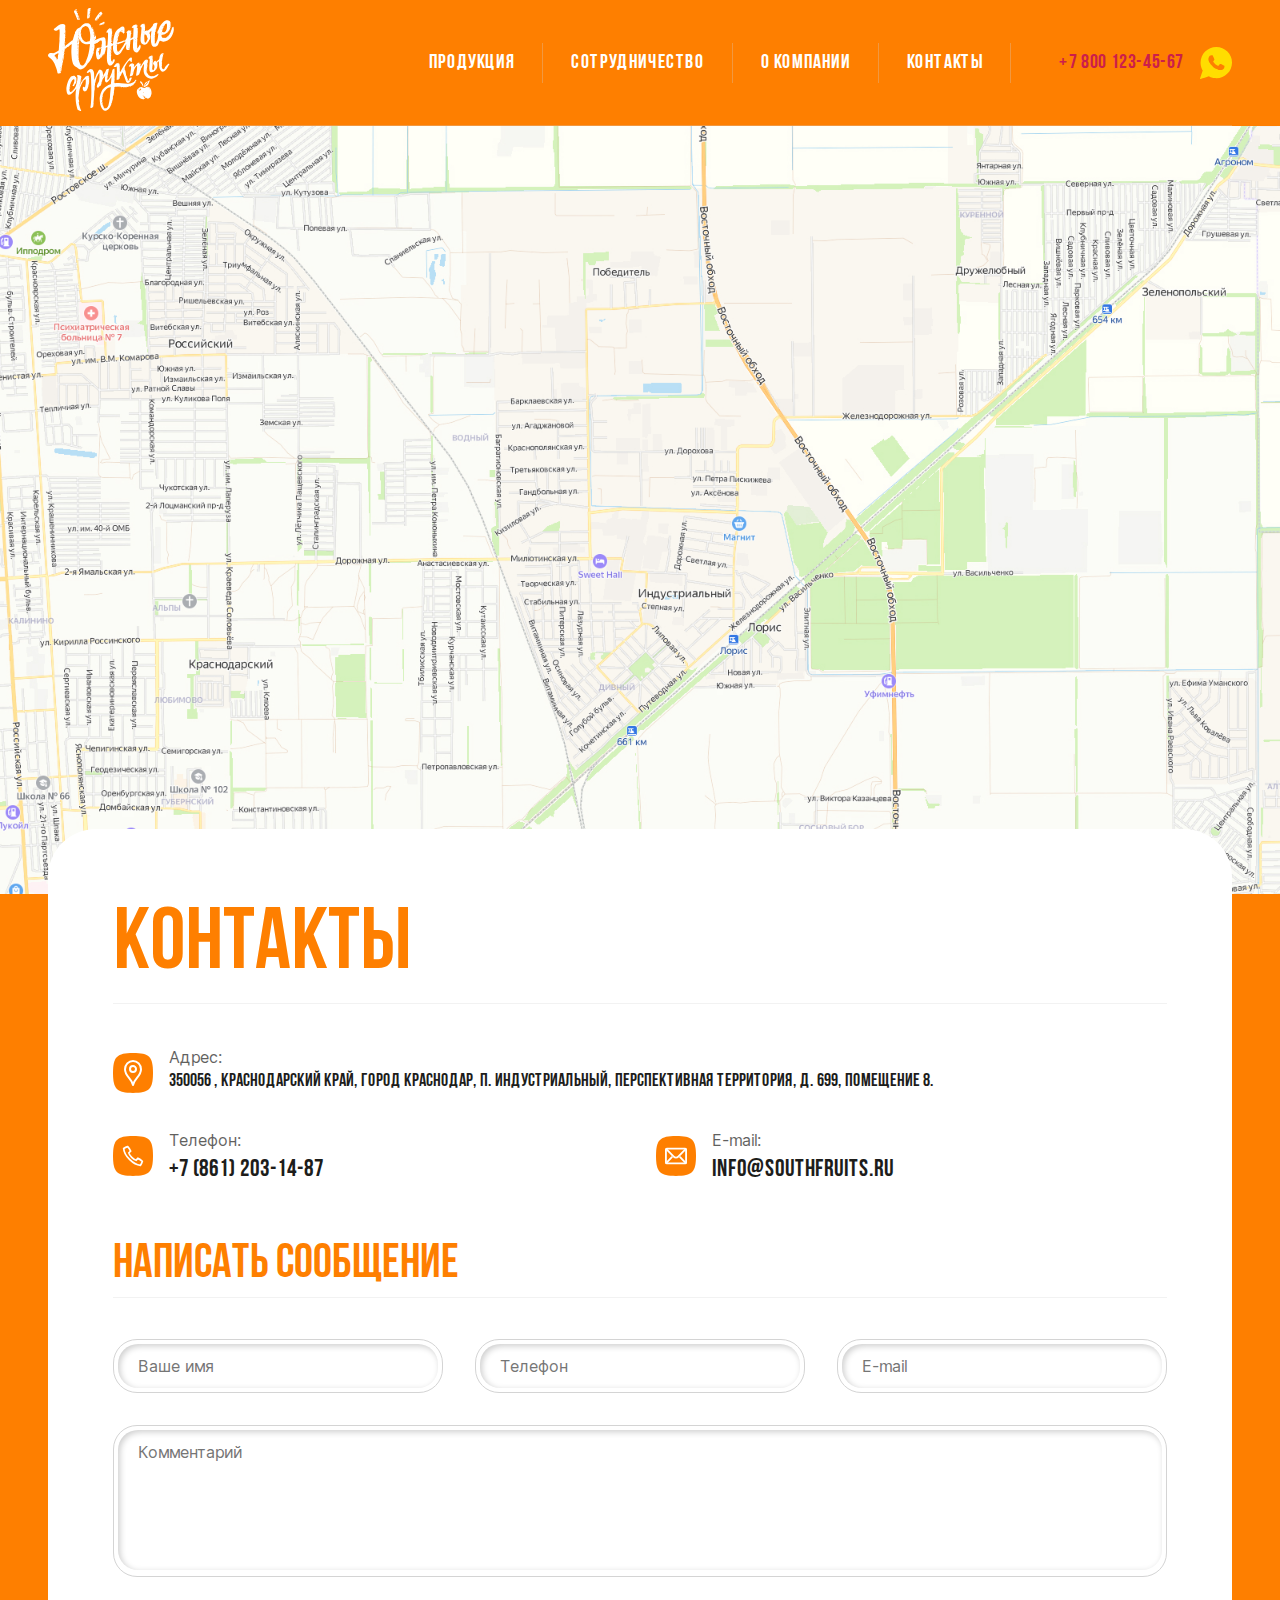
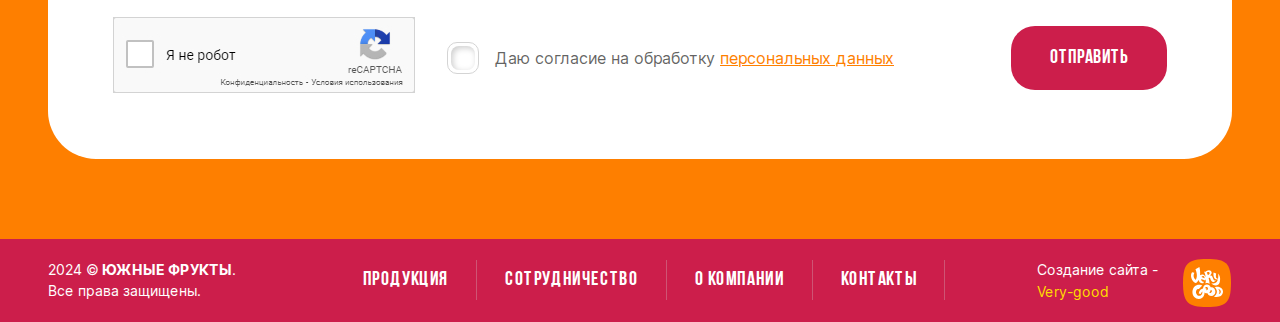
<file: contacts-page.html>
<!DOCTYPE html>
<html lang="ru">

<head>
  <meta charset="UTF-8">
  <meta name="viewport" content="width=device-width, initial-scale=1.0">
  <title>Контакты</title>

  <link rel="stylesheet" href="./libs/normalize.min.css">
  <link rel="stylesheet" href="./libs/swiper-bundle.min.css">

  <link rel="stylesheet" href="./css/style.min.css">
</head>

<body class="contacts-page">

  <header class="header">
    <div class="wrapper">
      <div class="header__wrapper">
        <a class="header__logo" href="./index.html">
          <svg xmlns="http://www.w3.org/2000/svg" viewBox="0 0 126 103" fill="none">
            <g fill="#fff" clip-path="url(#a)">
              <path
                d="M40.758 69.5c-.135-.028-.234-.11-.264-.247-.031-.14.184-.199.215-.06.015.066.045.079.108.092.14.028.081.243-.06.214Zm.108 5.15c-.043.048-.072.105-.1.163-.065.128-.258.015-.193-.112a.892.892 0 0 1 .136-.209c.097-.106.254.052.157.158Zm-8.277.724c-.072.28-.02.569-.23.794-.063.068-.15.026-.178-.041-.002-.002-.004-.002-.006-.005-.108-.114-.003-.202.034-.302.014-.04-.012-.094-.02-.141-.022-.023-.06-.044-.063-.069-.016-.15-.087-.308-.07-.454-.002-.01-.005-.018-.005-.028a1.66 1.66 0 0 1 .089-.485c.021-.067.084-.086.137-.073.064-.014.138.019.133.102-.016.256.248.44.18.702Zm-.407 1.313c-.057.103-.129.19-.128.313a.1.1 0 0 1-.071.102c-.019.074-.055.138-.144.17-.095.034-.132-.069-.155-.147-.056-.186-.018-.323.201-.358a.113.113 0 0 1 .006.006c.044-.09.102-.173.135-.266a.317.317 0 0 1-.19-.093.18.18 0 0 1-.051.008c-.096.001-.136-.064-.128-.158.006-.078.063-.116.127-.114l.012.002c.057-.034.145-.023.17.06.025.084.089.09.167.074.066-.014.146.03.141.107a.658.658 0 0 1-.092.294Zm-.845 1.511c-.136.009-.127-.106-.125-.202l.158-.441.132.406c.017.129-.03.23-.165.237Zm-4.644 3.374c0 .144-.223.143-.223 0v-.067c0-.144.223-.143.223 0v.067Zm-.98 1.097c0 .143-.224.143-.224 0v-.035c0-.143.224-.143.224 0v.035Zm-.828.612c-.033.08-.096.16-.193.149-.093-.012-.136-.095-.163-.175-.03-.089.052-.143.124-.134a.093.093 0 0 1 .092-.02l.01-.002a.145.145 0 0 1 .113.047c.039.038.037.09.017.135Zm-3.471.502c-.017-.223-.192-.366-.033-.62.166.357.166.357.033.62Zm-.27-2.683v-.017c0-.144.222-.143.222 0v.017c0 .143-.223.143-.223 0Zm.082-.529a.397.397 0 0 1 .219-.152c.138-.041.197.174.06.215l-.009.003c.005.059-.03.12-.106.119a.215.215 0 0 1-.124-.032c-.045-.031-.078-.103-.04-.153Zm6.821-8.83c.046-.135.261-.076.215.06a.055.055 0 0 0 0 .058c.047.136-.17.194-.215.06a.266.266 0 0 1 0-.178Zm.27 1.052c0 .057-.036.16-.062.162-.12.009-.165-.08-.18-.228.013-.024.038-.116.074-.12.126-.017.168.083.168.186Zm12.847-2.762c-.07-.119-.133-.219-.078-.368.09-.244.04-.49-.026-.734-.065-.238.02-.554-.295-.663-.29-.1.151-.33-.095-.418-.014-.005-.023-.024-.035-.035-.423-.363-.366.123-.507.419-.105-.49-.425-.485-.704-.54-.23-.047-.33.25-.52.245-.558-.016-.942.303-1.283.656-1.794 1.86-3.484 3.805-4.74 6.084-.056.101-.103.214-.255.204-.136-.195.053-.338.084-.506a.546.546 0 0 0-.07-.039c.002.045-.018.091-.076.106-.06.016-.11.045-.166-.009-.069-.068-.026-.127-.008-.202.034-.144-.053-.281.009-.428.047-.114.154-.227.29-.191.118.03.163.147.173.258l.024-.029c-.071-.27.126-.499.115-.76.024-.04.03-.065.022-.08l.167-.61.106-.618-.018-.369c.012-.114.019-.265-.124-.257-.095.005-.056.156-.043.248l-.011.382c-.003.205.025.415-.102.598-.026.204-.05.408-.075.613-.057.056-.11.154-.172.16-.104.01-.114-.108-.104-.182.068-.502.064-1.039.175-1.5.161-.668.24-1.362.475-2.022.228-.639-.032-1.288-.534-1.427-.555-.154-1.029-.459-1.544-.684a4.138 4.138 0 0 0-1.351-.334c-.661-.051-.944.356-.712.97.17.45.346.91.365 1.392.068 1.704-.248 3.366-.646 5.011-.152.627-.459 1.22-.572 1.85-.175.975-.501 1.894-.898 2.784-.772 1.735-2.051 3.078-3.477 4.296-.223.19-.522.33-.457.75-.165-.284-.332-.31-.547-.113-.226.208-.666.123-.84-.14-.364-.547-.527-1.173-.712-1.79-.022-.073-.028-.175.006-.237.226-.413.034-.956.424-1.321.078-.073.064-.183-.016-.333-.17-.319-.249-.7-.015-1.053.113-.128.09-.262.02-.4-.085-.312.287-.517.228-.785-.154-.698.427-1.236.37-1.907-.01-.124.054-.24.245-.24.267-.002.26-.172.117-.325-.214-.228-.041-.347.038-.57.18-.501.714-.769.797-1.288.097-.6.758-.896.775-1.523.534-.063.492-.797 1.14-.864.606-.061.863-.034.9.632a5.824 5.824 0 0 1-.282 2.213c-.379 1.105-.569 2.287-1.352 3.233-.286.345-.19.706.122.836.457.19 1.297-.167 1.495-.612.312-.704.625-1.41 1.263-1.901.076-.058.178-.165.17-.239-.07-.587.433-.953.569-1.472.071-.274-.072-.451-.04-.684.1-.706.403-1.426-.056-2.122-.017-.026.014-.09.032-.132.25-.585.152-1.022-.326-1.437-.159-.283.299-.216.245-.418-.084-.311-.343.165-.456-.087-.019-.042-.055-.076-.083-.114-.047-.097-.137-.102-.21-.063-.447.236-.44-.218-.364-.327.165-.233.044-.283-.115-.328-.398-.112-.789-.255-1.211-.27-1.577-.056-2.774.642-3.738 1.834-.909 1.124-1.564 2.4-2.076 3.726-.765 1.981-1.314 4.026-1.537 6.158-.182 1.749-.05 3.451.447 5.124.256.861.7 1.62 1.608 1.98 1.071.425 1.926-.04 2.699-.697 1.785-1.516 3.275-3.313 4.799-5.076.078-.091.109-.297.278-.228.19.078.04.231.01.343-.492 1.89-.7 3.817-.723 5.766-.016 1.448.09 2.892.118 4.337.022 1.185.152 2.353.294 3.52.227 1.866.71 3.682 1.201 5.493.19.698.26 1.433.903 1.945.706.561 1.52.81 2.378.935.583.084.895-.386.64-.898-.079-.159-.194-.32-.252-.469-.172-.444-.525-.828-.585-1.282-.062-.47-.185-.877-.468-1.244-.053-.067-.095-.124-.089-.218.033-.504-.14-.967-.36-1.398-.236-.462-.173-1.002-.456-1.456-.1-.16-.082-.521.035-.665.285-.348.105-.51-.146-.714-.177-.144-.235-.418-.043-.505.527-.24.52-.565.291-.997-.044-.083-.075-.216-.038-.29.21-.428-.143-.748-.189-1.122-.018-.155-.235-.148-.211-.308.08-.534-.096-1.052-.09-1.581.002-.245-.035-.5.017-.733.167-.749.223-1.51.258-2.27.03-.66.305-1.256.34-1.938.134-2.676.912-5.22 1.974-7.67.433-.998.962-1.956 1.477-2.916.143-.266-.14-.5.107-.813.462-.585 1.03-1.047 1.517-1.588.188-.21.46-.087.53-.257.125-.296.396-.32.616-.441.23-.127.361-.078.406.212.06.382.046.763.047 1.144.004 1.964-.005 3.926-.583 5.832-.23.754-.711.933-1.345.483-.423-.3-.657-.24-.877.242-.304.67-.26 1.381-.104 2.055.14.605.222 1.218.878 1.67.527.362.978.745 1.547.432.53-.291 1.064-.592 1.43-1.123.266-.39.437-.819.648-1.23.475-.929.826-1.907 1.018-2.935.123-.665-.074-1.41.54-1.95.089-.08.04-.298.102-.429.164-.343-.433.013-.273-.307.083-.165.38-.083.373-.39-.019-.753.02-1.507.025-2.26.002-.245-.141-.48-.077-.734.135-.53-.217-1.11.171-1.623.04-.053-.044-.22-.1-.316ZM56.02 84.325l-.015.017c-.152.238-.318.445-.375.717.014.033.044.06.102.071.085-.262.203-.514.304-.771l-.017-.034Z" />
              <path
                d="M70.025 78.463c.23-.202.436-.03.711-.097-.27.479-.462.233-.712.097Zm-4.32-3.337c-.024.015-.114-.018-.12-.041-.034-.148.04-.245.204-.325.091.178.037.287-.085.366Zm-.222-3.273c-.034-.006-.08-.055-.084-.088-.008-.075.05-.104.139-.109.019.026.061.059.064.094.007.076-.052.115-.119.103Zm-.186-3.516c.012-.034.06-.068.099-.077.049-.011.089.018.079.096-.027.019-.06.056-.1.065-.056.012-.095-.034-.078-.084Zm.094-2.767c.073.003.133.034.128.111-.004.069-.056.124-.129.114-.037-.006-.084-.055-.097-.094-.023-.073.02-.12.098-.13ZM62.789 79.6c-.203 1.88-.43 3.76-.59 5.645-.081.958-.173 1.917-.175 2.885-.002 1.163-.255 2.307-.42 3.456-.241 1.671-.551 3.335-.987 4.965-.32 1.193-.62 2.426-1.66 3.28-.436.358-.9.578-1.462.515-.31-.034-.607-.092-.845.177l-.004-.002c-.025-.179.033-.38-.121-.643l-.1.535-.005.005c-.193.045-.21-.075-.202-.216.01-.188.044-.38-.091-.543-.262-.058-.13.142-.156.237-.023.09-.088.171-.164.154-.118-.026-.113-.17-.077-.238.115-.215.265-.413.2-.678-.198-.121-.291-.326-.35-.524-.067-.227.02-.525-.375-.19-.164.142-.2-.163-.148-.273.134-.286.16-.691-.055-.775a.913.913 0 0 1-.099-.046.312.312 0 0 1-.294-.089c-.132-.142-.041-.28.084-.374.019-.118.05-.238.026-.351a.873.873 0 0 1-.016-.138 1.422 1.422 0 0 1-.24-.08c-.11-.05-.042-.199.057-.207.072-.006.14-.017.204-.034.012-.087.023-.172.023-.261.001-.34-.36-.4-.449-.656.272-.094.36-.332.436-.571.017-.054-.031-.181-.038-.18-.72.087-.248-.538-.453-.753-.1-.112-.29.075-.336-.07-.026-.083.104-.194.226-.228.386-.356.195-.849.13-1.198-.122-.649.055-1.263.027-1.892-.009-.206-.204-.396-.058-.61h.001l-.001.025c.012-.001.02.003.03.004a.21.21 0 0 1 .083-.073c.05-.023.127-.018.153.04.044.1.059.2.064.306a.22.22 0 0 0 .088-.008c-.055-.232.153-.65-.383-.488a.158.158 0 0 1-.024-.018c-.12-.359-.14-.66.328-.794.278-.08.313-.317.218-.56-.075-.191-.152-.378-.144-.588.01-.197-.104-.41.053-.59.006-.019.013-.037.025-.055.128-.484.273-.962.542-1.391l.148-.42c.041-.213.129-.388.263-.579.08-.115.138-.27.236-.37.08-.083.197-.112.277-.188.035-.151.054-.307.05-.47-.003-.083.017-.172.12-.185.17-.02.099.232.28.238.137-.197.015-.585.402-.622.005-.168-.136-.341.003-.524.194.094-.048.456.267.445a.106.106 0 0 0 .028-.026c.121-.1.094-.24.1-.37.007-.147.013-.224.044-.262-.018-.14.038-.271.187-.326.056-.02.121.024.137.078.024.087.022.17.005.253.09-.007.099-.099.135-.167.048-.09.085-.187.125-.28-.038-.091-.037-.185.021-.305.033-.067.121-.065.172-.024.034-.117.068-.215.19-.303.046-.033.128-.01.152.04.185-.035.242-.13.169-.285-.012-.071.028-.14.107-.14.187-.004.19-.327.288-.443a.377.377 0 0 1 .293-.136c.09 0 .172.013.202.112.01.035-.03.116-.02.137.019.035.079.05.142.06.138-.049.268-.115.272-.339 0-.096.076-.107.179-.058.27.13.38.002.322-.261-.006-.025-.004-.047-.005-.07a.1.1 0 0 1-.026-.072c.004-.157.048-.316.19-.4a.114.114 0 0 1 .153.04c.05.083.057.175.061.27.003.062-.012.164.059.185a.1.1 0 0 1 .072.072c.2.037.364-.153.522-.262-.001-.004-.004-.007-.004-.011a1.077 1.077 0 0 1 0-.346c.008-.058.085-.094.137-.078a.441.441 0 0 0 .337-.033c-.002 0-.005-.002-.007-.006-.07-.125.123-.237.193-.112.082.145.028.245-.078.308.02.038.03.08.037.124.17-.002.34.004.506-.035.077-.018.094.179.08.301Zm-8.824 14.948c-.039.104-.054.253-.182.27-.158.02-.144-.14-.182-.24-.108-.28-.155-.544.209-.72-.076.267.254.423.155.69Zm-.538-3.95c-.002-.066.022-.123.108-.128.102.019.098.104.09.18-.005.039-.042.108-.061.107-.093-.004-.135-.073-.137-.16Zm.363-1.988c.05.025.081.085.14.15-.068.032-.122.074-.14.061-.05-.031-.11-.08-.122-.133-.019-.089.058-.111.122-.078Zm.082-.46.09.116c-.035.02-.073.06-.102.054-.033-.007-.058-.054-.087-.084l.1-.086Zm.191 3.678c.02.113.027.254-.111.282-.152.032-.164-.128-.196-.225-.036-.107-.028-.22.08-.288.157.017.208.117.227.232Zm5-21.452c-.01.02-.023.037-.035.055a.114.114 0 0 1-.015.046l-.05.085c-.065.11-.237.035-.205-.086.003-.01.009-.017.012-.026l.002-.005c.026-.065.064-.12.1-.181.07-.125.262-.013.192.112Zm-.262.99c-.129.007-.16-.076-.16-.184.002-.091.039-.15.137-.157.109.02.17.082.171.194.001.097-.06.142-.148.147Zm-.797-4.258c-.144 0-.144-.223 0-.223.143 0 .143.223 0 .223Zm-.176.26c0 .143-.224.143-.224 0v-.017c0-.144.224-.143.224 0v.017Zm-2.657 1.12c-.126 0-.135-.109-.138-.207-.082-.007-.174-.021-.165-.124.008-.08.063-.149.163-.079.1.07.198.142.297.213.001.108-.044.196-.157.197Zm-.11 1.252c-.144 0-.144-.223 0-.223s.144.223 0 .223Zm-.612-1.571c-.02-.09-.06-.221.06-.233.17-.017.127.132.117.237l.188.288c-.306-.015-.306-.015-.365-.292Zm.134.673c.023-.014.022-.009 0 .016-.076.122-.269.01-.193-.112a.258.258 0 0 1 .134-.119c.134-.051.192.164.06.215Zm.016.59c-.042.066-.082.132-.136.19-.063.07-.193.014-.193-.072-.046-.045-.06-.135.007-.187a.4.4 0 0 1 .226-.099c.084-.006.14.1.096.168Zm-.214-4.582c.077.119.11.236-.009.341-.055.049-.13.04-.158-.033-.059-.157.049-.235.166-.308Zm-.23-.788c-.067.02-.124-.02-.123-.094 0-.04.031-.109.056-.113.063-.01.12.023.136.114-.018.026-.036.083-.068.093Zm-.458 9.673c-.152-.151-.203-.287-.007-.443.14.153.132.29.007.443Zm-2.21 4.508c-.05.05-.102.095-.153.142l.002.013c-.038.098-.098.17-.206.183-.091.011-.113-.05-.1-.119a.221.221 0 0 1 .026-.075.09.09 0 0 1 .036-.082 3.32 3.32 0 0 0 .237-.22c.102-.1.26.057.158.158Zm-.733-12.885c-.067.025-.12-.026-.125-.098-.005-.064.012-.125.096-.128.066.007.14.029.135.1-.003.046-.06.108-.106.126Zm-3.614 9.44c-.11-.008-.136-.07-.133-.135.003-.09.052-.168.15-.141.04.01.075.099.08.155a.11.11 0 0 1-.097.121Zm-.459 2.68c-.028.026-.07.043-.108.029a.19.19 0 0 1-.08-.057.108.108 0 0 1-.02-.112c0-.018.004-.037.019-.056v-.002c.052-.067.144-.075.194 0 .036.056.049.15-.005.198Zm-.03.81c-.047.094-.173.054-.204-.027-.022-.056-.02-.12-.02-.18-.001-.08.066-.114.127-.106.071-.016.163.04.142.135-.014.064-.016.118-.045.178Zm-.057.631a.72.72 0 0 0-.03.19.102.102 0 0 1-.05.088c-.019.028-.038.058-.059.059-.065.002-.093-.038-.096-.087a.103.103 0 0 1-.017-.06.977.977 0 0 1 .037-.249c.041-.137.256-.078.215.06Zm-.229-6.941c.023-.036.086-.084.108-.074.065.028.084.094.052.162-.02.043-.04.094-.125.062-.044-.028-.076-.085-.035-.15Zm13.588-9.086c.061-.09.121-.144.232-.157.143-.015.141.208 0 .223-.013.002-.034.039-.039.046-.08.118-.273.007-.193-.112Zm28.213 9.582c.338-.144.204-.37.093-.572-.135-.245-.364-.204-.57-.12-.285.118-.5.332-.656.593-.657 1.1-1.694 1.797-2.788 2.32-1.38.66-2.873.973-4.442.984-2.222.016-4.409-.362-6.62-.46-1.746-.08-3.486-.252-5.237-.181-.185.008-.36.033-.535.098-.593.22-1.108-.084-1.059-.71.037-.469-.07-.952.07-1.402.236-.765.097-1.563.261-2.33.033-.154-.021-.256-.125-.35-.1.022-.209.036-.279-.044-.11-.124-.427-.154-.241-.432.202-.3.25.194.42.093.26-.337.32-.755.213-1.117-.239-.805.01-1.612-.103-2.423-.082-.598.125-1.239-.1-1.855-.041-.114.003-.261.02-.392.08-.62.205-1.231.052-1.865-.07-.29-.062-.612-.026-.912.077-.65-.001-.732-.594-.523-.126.045-.253.086-.378.131-.7.257-1.16.679-1.33 1.466-.155.716-.097 1.48-.359 2.15-.719 1.835-1.37 3.705-2.398 5.407-.56.928-1.306 1.675-2.207 2.345.018-.292-.023-.55.06-.76.113-.286-.143-.516-.047-.775.328-.894.309-1.847.473-2.77-.032-.03-.063-.063-.095-.094-.442-.037-.334-.266-.15-.48.076-.087.225-.113.34-.166-.013-.758.1-1.517.27-2.235.235-.999.455-1.998.665-3.002.256-1.222.117-1.427-1.072-1.123-.587.15-1.285.253-1.535.964-.584 1.673-1.522 3.16-2.446 4.653-.201.326-.49.617-.253 1.052.036.066.04.211-.099.237-.058.011-.126-.024-.189-.038.082-.352-.321-.623-.24-.907.179-.63.008-1.233-.006-1.846-.004-.195-.045-.55-.066-.563-.403-.247-.313-.708-.382-1.032-.14-.653-.357-1.016-1.048-1.162-.181-.039-.317-.077-.452-.244-.62-.765-1.343-.732-2.04-.022-.59.602-.774 1.427-1.268 2.077-.526.69-.907 1.47-1.244 2.264-.604 1.42-1.164 2.858-1.598 4.342-.093.318-.251.617-.436 1.06-.049-.203-.074-.26-.075-.317-.012-1.82-.255-3.633-.2-5.457.029-.925-.294-1.793-.517-2.676-.023-.092-.077-.179-.128-.262-.252-.415-.532-.816-.753-1.247-.174-.34-.497-.426-.79-.56-.272-.125-.276.124-.342.286-.025.062-.106.074-.175.043-.093-.042-.12-.13-.078-.206.249-.444-.07-.388-.325-.364-.896.086-1.65.479-2.312 1.076-.584.527-1.047 1.163-1.584 1.732-.165.176-.43.342-.287.627.132.264.385.39.699.404.798.033 1.464-.246 2.033-.794.382-.367.428-.356.623.145.296.761.482 1.556.555 2.364.142 1.57.292 3.144.342 4.72.134 4.254.269 8.51.3 12.766.02 2.656-.144 5.314-.227 7.97-.05 1.612-.224 3.214-.368 4.819-.08.878-.254 1.733-.447 2.587-.036.16.006.22.164.29 1.105.489 2.255-.014 2.739-1.143.182-.424-.014-.9.127-1.204.34-.732-.124-1.538.33-2.22.028-.041-.018-.169-.068-.22-.167-.17-.126-.38-.1-.567.137-.959.098-1.931.277-2.888.204-1.084.067-2.194.188-3.288.029-.261.245-.517.108-.772-.15-.283-.075-.527.018-.784l.007.005c.15-.066.221-.131.238-.197-.044.013-.088.022-.133.033-.068.016-.145-.032-.141-.107a.57.57 0 0 1 .056-.222l-.007-.005c-.004-.011-.007-.023-.012-.033-.02-.78.206-1.545.116-2.333-.038-.334.322-.655.085-1.02.475-.602.32-1.33.382-2.007.069-.759.045-1.526.11-2.286.082-.928.22-1.85.184-2.788-.009-.212-.067-.493.143-.659.222-.176.253-.409.296-.659.138-.802.252-1.612.449-2.4a21.307 21.307 0 0 1 2.528-5.982c.06-.097.126-.219.22-.26.404-.18.61-.4.268-.817-.058-.07-.05-.158.023-.224.074-.067.167-.065.21.018.146.276.49.56.378.837-.253.623.02 1.22.022 1.814.003 1.537-.162 3.052-.296 4.573-.07.797-.273 1.56-.713 2.259a13.73 13.73 0 0 0-1.52 3.294c-.148.482-.23.974-.08 1.47.143.474.57.787 1 .752.674-.054 1.738-1.05 1.845-1.728.667.168 1.222-.412 1.083-1.128.144-.127.166.233.318.078.108-.111-.004-.203-.015-.305-.04-.355-.204-.762.23-1.006.208-.117.072-.283.103-.425.108-.494-.114-1.092.433-1.455.001.008.001.016.003.023.084.04.092.214.21.166.149-.062.057-.16-.02-.215-.138-.096-.062-.242-.104-.359-.011.012-.016.025-.025.037a.176.176 0 0 1 .025-.062c.082-.313.563-.569.138-.958-.01-.01.026-.11.056-.12.279-.088.198-.342.268-.53.135-.366.14-.808.469-1.07.692-.553 1.113-1.31 1.625-2.003.233-.314.398-.75.887-.842-.012.41-.413.586-.44.964-.1 1.397-.112 2.794.037 4.184.147 1.38 1.42 1.91 2.516 1.044.69-.545 1.338-1.147 1.818-1.908.54-.858 1.115-1.693 1.677-2.537.068-.103.105-.28.285-.2.131.06.08.202.07.314-.168 2.037-.345 4.073-.498 6.112-.02.269-.073.446-.344.521-1.474.41-2.804 1.129-4.11 1.901-2.13 1.26-3.793 2.981-4.928 5.171-.767 1.482-1.158 3.101-1.517 4.726-.22.995-.436 2.008-.339 3.006.107 1.104.147 2.213.286 3.317.33 2.612 1.14 5.01 2.79 7.091 1.132 1.429 2.59 1.694 4.165.788 1.733-.997 2.804-2.548 3.65-4.29.217-.446.349-.926.555-1.38.172-.379.465-.74.415-1.202-.098-.021-.238.081-.288-.077-.046-.145.073-.237.155-.33.178-.2.21.11.337.103.184-.334.235-.676.085-1.04-.052-.126-.175-.31.073-.348.294-.046.327-.284.348-.47a4.57 4.57 0 0 1 .305-1.194c.251-.633.172-1.344.404-1.992.056-.156.064-.449-.026-.514-.303-.22-.162-.481-.07-.667.265-.534.26-1.16.582-1.664.384-.602.144-1.316.38-1.948.156-.416.116-.865.112-1.314-.004-.443-.03-.93.094-1.343.256-.846.385-1.698.424-2.57.005-.13-.002-.251-.09-.375-.125-.173.126-.831.312-.805.496.07.952-.244 1.469-.074.239.08.647.177.795-.268.04-.119.16-.126.24-.037.166.182.364.278.576.342a.11.11 0 0 1 .06-.025c.16-.012.361-.096.525-.067.181.031.308.207.483.264.322.104.601.051.87.158.068-.012.135-.027.202-.047-.307-.224-.765-.13-.837-.578.55-.126.995.12 1.455.307.015.005.027.015.041.021a9.122 9.122 0 0 0-.041.004c-.106.555.377.375.62.494-.007.09-.1.22.038.251.186.044.3-.086.367-.251-.024-.039-.06-.076-.091-.113-.193-.1-.544-.021-.667-.259-.065-.127.127-.24.193-.112.067.13.313.106.44.133a.343.343 0 0 1 .048-.054l-.038-.004.038-.02c.67-.183 1.319.015 1.973.115.355.054.658.31 1.045.254.162-.023.45.09.168-.237-.05-.059-.013-.126.057-.159.066-.03.132-.032.163.047.142.356.513.359.783.551.044-.628.044-.628.615-.383.255.016.447-.105.61-.286.364-.289.584.14.883.176l.032-.023a.469.469 0 0 1-.032.048c.263-.002.488-.055.521-.374l-.025-.01.025-.016c.241-.092.47-.258.746-.177.249.073.446-.024.642-.15.02-.012.041-.018.061-.024a.268.268 0 0 0-.061.05l.064.01c.199-.263.772-.29 1.036-.103l.01-.013c.857-.53 1.716-1.058 2.744-1.328-.077-.073-.114-.13-.167-.154-.1-.045-.263-.036-.254-.184.009-.157.187-.087.272-.139.266-.161.56-.234.89-.288-.123-.138-.285-.217-.159-.39.017-.005.03-.012.046-.017a.132.132 0 0 1 .026-.079c.093-.11.228-.11.334-.196.044-.036.06-.087.094-.13.009-.01.02-.017.03-.025a1.052 1.052 0 0 0-.047-.04c-.003 0-.005.002-.008.003l.008-.028c.295-.07.495-.236.594-.533.064-.188.156-.398.339-.478.376-.166.235-.312.02-.48-.197-.153-.171-.236.033-.4.225-.18.857-.182.457-.76-.007-.01.074-.109.128-.132Z" />
              <path
                d="M82.688 78.523c.04-.16-.69-.245-.781-.01.046.254.29.147.47.153.111-.026.227-.047.308-.104a.119.119 0 0 1 .003-.04ZM109.951 53.962a.56.56 0 0 0-.028.023c.016 0 .023-.01.028-.023Z" />
              <path
                d="M113.432 52.455c-.031-.002-.077-.056-.082-.09-.01-.069.03-.12.123-.137.017.029.052.062.055.099.006.064-.014.135-.096.128Zm-.287 1.11c-.124.006-.148-.143-.108-.222.075-.15-.001-.414.195-.443.189-.029.091.192.125.276-.004.187.013.378-.212.389Zm.073 5.237-.001.28c-.016.045-.028.094-.051.135-.048.086-.02.293-.179.218-.162-.077-.027-.224.027-.335-.038-.132.003-.237.113-.317.024-.219-.046-.45.085-.657.068.226.087.45.006.676Zm.227-9.06c.075.007.078.09.078.156-.001.066-.004.138-.086.15-.096.014-.102-.07-.099-.13.004-.073-.02-.188.107-.176Zm-4.803 8.911c-.03 0-.085-.05-.088-.082-.005-.068.044-.114.13-.134.023.028.072.06.076.096.007.072-.051.12-.118.12Zm-.101 2.013a.275.275 0 0 1-.032.078c-.038.066-.121.068-.175.023l-.001-.002c-.03-.024-.039-.072-.029-.108l.005-.016c.003-.013.01-.023.016-.032l.001-.002c.028-.14.243-.08.215.06Zm-.222-6.349c.013-.048.076-.087.126-.116.011-.006.058.05.075.065.007.095-.024.145-.096.16-.091.02-.119-.056-.105-.109Zm-4.294-4.168c-.05-.115-.04-.183.033-.28.065-.088.193-.043.211.034.103.13.1.298.082.46-.011.098-.155.166-.208.056a2.002 2.002 0 0 1-.093-.234.09.09 0 0 1-.025-.036Zm-.11 2.075c-.082-.005-.12-.059-.122-.128-.003-.089.03-.17.142-.142.068.017.113.07.101.152-.01.066-.036.122-.121.117Zm-.166 2.805c-.012.002-.016 0-.02 0-.003.006-.007.012-.008.02-.04.137-.255.078-.215-.06.033-.115.115-.198.243-.182.141.017.142.24 0 .222Zm-.142 6.38a.338.338 0 0 1 0-.195c.035-.139.251-.08.216.06a.084.084 0 0 0 0 .075c.045.137-.17.195-.216.06Zm.079-7.991c.101 0 .135.073.128.163-.005.067-.032.125-.11.143-.095-.019-.117-.102-.127-.177-.009-.068.033-.13.109-.13Zm.015-.796c.082.01.103.074.109.137.007.065-.009.132-.099.126-.081-.005-.11-.071-.113-.132-.003-.06.015-.13.103-.13Zm.014-4.618c.012-.008.027-.01.04-.014l.016-.006c.006-.001.01-.005.016-.006h.02c.063 0 .121.036.121.108 0 .082-.015.15-.049.225-.046.101-.213.05-.208-.057.001-.031.006-.063.009-.094-.029-.05-.019-.122.035-.156Zm.323.816c.068.19.028.33-.092.448-.011.011-.108-.027-.114-.054-.042-.178.06-.285.206-.394Zm10.071-2.282a.104.104 0 0 1 .081-.073l.015-.038c.031-.072.127-.063.175-.023.044.037.074.083.057.142-.013.047-.049.054-.074.083a2.572 2.572 0 0 0-.089.272c-.032.121-.222.095-.219-.03.002-.113.021-.226.054-.333Zm7.302 9.474c-.136-.136-.858-.239-1.188-.178-.116.135-.13.367-.273.475-.092.07-.121.03-.216.052-.047.01-.048-.036-.101-.022-.417.114-.088.099-.206.188-.155.117-.299.161-.333.377-.01.06-.084.093-.138.078a1.613 1.613 0 0 1-.134-.065 6.33 6.33 0 0 0-.292.367c-.011.058-.019.106-.027.132-.088.29-.246.447-.526.567a.122.122 0 0 1-.051.01c-.109.098-.223.19-.358.262-.042.172-.027.351-.026.526 0 .111-.153.151-.208.056a.487.487 0 0 1-.039-.083c-.197.367-.404.727-.483 1.163-.082.454-.464.795-.851 1.073-.309.222-.637.236-.917-.013-.274-.244-.498-.419-.734.14-.172-.672-.245-1.244-.369-1.804a3.748 3.748 0 0 1-.094-.976c.033-.7.416-1.408-.077-2.092-.024-.034.008-.133.043-.18.239-.317.027-.759.304-1.07.057-.064.024-.24-.11-.201-.457.13-.22-.12-.161-.273.054-.138.188-.291.16-.406-.235-.952.338-1.827.247-2.771-.02-.215-.007-.53.183-.744.094.03.205.18.28.029.062-.127-.106-.166-.187-.232-.155-.146-.156-.313-.076-.497.311-.712.294-1.503.538-2.232.026-.078.097-.205.073-.226-.309-.268.01-.41.128-.55.364-.429.328-.802-.146-1.118-.192-.127-.09-.287.018-.357.203-.132.44-.263.661-.006-.091.187-.126.374.004.677.112-.29.222-.462.215-.678.101-.123.181-.264.049-.4-.099-.1-.242-.049-.376-.047-.443.007-.763.338-1.174.412-.843.151-1.533.545-1.988 1.28-.614.989-.994 2.07-1.051 3.23-.052 1.06-.58 1.799-1.389 2.405-.396.296-.795.594-1.16.926a2.025 2.025 0 0 0-.191.535l-.001.02a.111.111 0 0 1-.008.038c-.01.054-.02.108-.026.164-.014.142-.237.143-.223 0 .009-.09.023-.176.04-.26.007-.06.015-.136-.015-.171-.315.154-.604.069-.706-.323-.18-.697-.542-.328-.857-.241-.515.141-.806.52-1.089.911-.048.253-.093.524-.399.517a1.978 1.978 0 0 1-.313.287c-.042.029-.035.123-.054.186-.07.24-.078.459-.043.665a.153.153 0 0 0 .121-.047c.082-.07.214-.005.186.108-.06.238-.1.446.025.663.074.1.155.198.246.293.332.346.66.686.803 1.177.314 1.077.19 2.101-.283 3.1-.126.266-.287.512-.255.84.016.163-.047.383-.293.394-.205.008-.471.186-.566-.187-.02-.077-.156-.192-.216-.18-.528.104-.452-.3-.547-.592-.107-.33-.129-.627.066-.932.101-.159.067-.353.062-.537-.008-.326-.084-.684.021-.974.295-.82.204-1.669.264-2.503.071-.969.072-1.96.21-2.906.139-.957-.235-1.831-.125-2.763.078-.652-.087-1.33-.069-1.993.018-.69-.225-1.17-.713-1.055-.981.229-2.002.423-2.729 1.226-.407.448-.745.938-.79 1.57-.017.23.005.39.316.353.703-.082.974.213 1.002.915.041 1-.075 1.986-.157 2.978-.093 1.107-.146 2.217-.236 3.323-.133 1.628-.1 3.25.211 4.854.158.816.915 1.49 1.696 1.543.953.064 1.905-.048 2.616-.74.533-.52 1.353-.752 1.608-1.557a.222.222 0 0 1 .147-.126c.713-.115.877-.73 1.129-1.248.856-1.763.889-3.623.589-5.51-.06-.379.027-.632.383-.797.095-.044.155-.164.231-.249.018-.117-.165-.28-.012-.33.146-.05.103.142.117.24.207-.043.314-.235.489-.327.111-.057.153-.263.312-.194.152.065.088.236.084.36-.063 1.868.121 3.716.388 5.562.19 1.308.766 2.432 1.587 3.43.856 1.04 2.125 1.223 3.28.56 1.439-.827 2.374-2.105 3.188-3.498.683-1.17 1.104-2.492 2.046-3.514.069-.075.1-.17.009-.262ZM99.122 62.272c.204-.012.129-.223.175-.346.039-.102.072-.28-.08-.274-.242.01-.062.283-.179.383-.03.108-.045.244.084.237ZM99.213 63.219c.15-.144.17-.297.017-.534-.104.194-.28.295-.18.509.025.054.096.088.163.025Z" />
              <path
                d="M98.316 59.554c-.003.026-.081.073-.101.063-.175-.088-.235-.232-.216-.455.228.075.342.184.317.392Zm-.283 4.821c-.144 0-.144-.223 0-.223s.143.223 0 .223Zm-.767-3.146c-.077-.002-.112-.06-.102-.13.01-.073.07-.103.139-.103.083 0 .103.057.102.127-.02.072-.071.108-.14.106Zm.001.358.016-.011c-.111.088-.27-.068-.158-.158a.266.266 0 0 1 .083-.045c.136-.05.194.166.06.215Zm-2.577-4.194c-.046.026-.056.07-.067.118-.032.14-.247.08-.216-.059a.37.37 0 0 1 .17-.252c.124-.072.237.12.113.193Zm-2.107 1.481c-.022.121-.064.248-.214.193-.103-.037-.07-.126.02-.178.001-.017.002-.033.005-.049.032-.15-.055-.336.122-.442.027-.016.101 0 .122.026.13.165-.01.303-.055.45Zm-.33-1.159c-.336-.485-.348-.624-.078-.81.17.047.286.113.105.288l-.027.522Zm-1.42 5.054c-.074-.002-.115-.054-.077-.122.015-.027.083-.044.12-.035.032.006.056.055.096.1-.06.026-.1.058-.139.057Zm-4.92-4.296c-.023.142-.237.081-.215-.06.011-.069.053-.172-.005-.228-.103-.1.055-.258.158-.158.13.127.088.286.062.446Zm-.283-1.797c.012-.04.02-.08.034-.118.052-.132.268-.074.215.06-.015.038-.022.078-.033.117-.04.138-.255.08-.216-.059Zm-.664 7.515c-.1-.091-.062-.204.017-.293.095-.107.252.05.157.158a.66.66 0 0 0-.016-.023c.106.097-.053.254-.158.158Zm.04.483c-.071.125-.264.013-.193-.112a.171.171 0 0 0 .022-.117c-.024-.14.191-.2.216-.06a.418.418 0 0 1-.045.289Zm13.9-12.804c.076.075.155.173.14.287a.19.19 0 0 1-.138.164.17.17 0 0 1-.196-.081c-.038-.075-.013-.156.029-.224-.08-.101.067-.243.165-.146Zm.28 4.69c.11.009.213.055.199.17-.014.117.01.294-.167.31-.13.012-.208-.089-.206-.224.001-.12.035-.227.174-.257Zm.025.849-.037.03c-.01.186-.092.357-.309.319-.063-.011-.087-.082-.078-.137.03-.159.147-.27.266-.37.11-.091.268.066.158.158Zm-.118.939a1.12 1.12 0 0 0-.09.31c-.023.142-.237.082-.216-.059a1.31 1.31 0 0 1 .113-.363c.062-.13.254-.017.193.112Zm11.376 7.703c-.16-.154-.348-.031-.517.026-1.332.45-2.467 1.288-3.727 1.877-.244.114-.605.395-.764.228-.441-.463-.465-.026-.637.247-.135-.366-.424-.318-.709-.303-.433.023-.858.134-1.301.032-.758-.175-1.467-.365-2.087-.925-.464-.419-.527-1.136-1.165-1.39-.093-.036-.03-.219-.053-.326-.083-.37-.195-.818-.528-.949-.226-.088-.276-.228-.294-.342-.164-1.01-.192-2.02.156-3.003.052-.147.078-.285.07-.434.089-.122.193-.243.043-.412-.176.117-.13.275-.147.41-.2-.356-.144-.667.168-.9.091-.069.13-.163.107-.26-.115-.503.216-.91.29-1.373.13-.82.359-1.632.025-2.454-.358.003-.35-.173-.208-.417.71-.547.582-1.37.644-2.106.02-.232.132-.463.07-.715-.08-.33-.142-.645-.512-.793a2.887 2.887 0 0 0-.62-.172c-.086.046-.157.114-.239.177-.059.046-.17.043-.186-.049-.018-.096-.06-.142-.161-.137a1.555 1.555 0 0 0-.475.137 3.75 3.75 0 0 0-1.302 1.055c-.68.867-1.19 1.843-1.847 2.723a16.12 16.12 0 0 0-1.52 2.457c-.073.148-.136.305-.326.338-.333-.502-.062-1.084-.221-1.608-.016-.053.024-.147.107-.228.296-.29.105-.96-.272-1.055-.088.126-.31.097-.336.313-.014.122.063.337-.158.345-.224.007-.258-.218-.333-.372-.024-.051.005-.128.01-.193l-.117-.212c-.077-.353-.162-.704-.374-.999-.258.1.02.574-.319.466-.582-.186-.95.154-1.246.478-.838.918-1.706 1.814-2.394 2.86-.27.412-.608.781-.987 1.261-.005-1.147.23-2.15-.004-3.15-.098-.137-.151-.332-.382-.305-.218.148-.379.14-.46-.149-.032-.114-.106-.2-.25-.16l-.104.295c-.013.127-.03.303-.188.267-.187-.043-.015-.171-.003-.263-.156-.183.407-.487-.103-.611-.226.146-.73-.203-.678.499-.188-.51-.41-.354-.69-.215-1.091.543-1.72 1.487-2.258 2.516-.09.174-.124.342.035.504.149.15.32.16.507.101.062-.02.117-.06.176-.09.96-.454 1.317-.233 1.416.842.073.787-.133 1.545-.195 2.318a32.31 32.31 0 0 1-1.052 5.965c-.114.414.044.596.426.564.802-.068 1.59-.243 2.21-.788.408-.358.54-.846.672-1.406.182-.766.357-1.536.506-2.312.39-2.034 1.39-3.782 2.579-5.438.148-.206.308-.568.55-.495.24.073.276.45.303.732.146 1.521-.253 3-.382 4.499-.12 1.401-.397 2.79-.602 4.185-.04.28.128.404.378.41 1.392.035 2.737-.937 3.1-2.306.232-.875.634-1.685.818-2.592.119-.585.448-1.217.708-1.817.111-.255.195-.484-.098-.774.409.063.513-.142.62-.389.44-1.024 1.061-1.953 1.6-2.925.111-.2.277-.372.426-.55.073-.088.163-.187.296-.109.099.058.097.16.088.264-.05.612-.073 1.228-.15 1.836-.224 1.789-.482 3.57-.185 5.381.178 1.089.435 2.135.962 3.118 1.523 2.846 4.834 4.54 8.087 3.591 1.58-.46 3.082-1.046 4.337-2.145.539-.473 1.036-.988 1.345-1.645.079-.166.211-.38.031-.556Z" />
              <path
                d="M82.013 72.4c-.136.252-.25.583-.497.749-.12.08-.231-.113-.113-.192a.63.63 0 0 0 .179-.22l.044-.101.006.012.004-.008c.064-.116.121-.235.184-.352.068-.126.26-.014.193.112Zm-2.458-.11c-.025.125-.068.263-.164.352a.115.115 0 0 1-.044.026c-.067.09-.137.186-.143.3-.004.077-.068.122-.141.108-.23-.045-.3-.294-.193-.485.04-.074.116-.143.207-.121.044.01.072.039.093.072.067-.097.136-.195.17-.312.04-.139.242-.08.215.06Zm-1.875-6.768a.275.275 0 0 1-.048.069c-.086.09-.252-.034-.175-.135.052-.069.08-.126.07-.214-.018-.142.206-.14.222 0a.422.422 0 0 1-.07.28Zm-1.714-3.48c.065-.198.133-.278.268-.252.025.005.064.078.054.1-.055.114-.165.12-.322.152Zm-.048.9c-.189-.201-.238-.341-.141-.5.013-.022.106-.03.123-.011.116.137.074.283.018.51Zm-.68-1.2a.214.214 0 0 1-.128-.128c-.019-.072.046-.11.12-.115.07.014.12.056.124.127.003.073-.043.137-.116.117Zm-3.85 7.772h.002a.102.102 0 0 0-.02.043c-.03.14-.245.08-.216-.06a.253.253 0 0 1 .043-.096c.047-.06.115-.071.175-.022l.003.002c.05.04.044.094.014.133Zm-.368-4.783c-.047.042-.104.033-.143.004h-.005c-.089.006-.106-.065-.086-.13.008-.025.046-.057.075-.068-.066-.125.125-.236.193-.11.054.099.055.224-.034.303Zm-.04 5.803c-.066.038-.152-.004-.214-.034-.123-.06-.025-.234.096-.196l.001-.018c.006-.143.23-.143.223 0-.003.084-.023.202-.106.248Zm12.403-.976c-.635-.22-1.48.084-1.788.737-.282.6-.7 1.162-.692 1.873.003.211-.177.312-.287.45-.138.172-.24.181-.344-.068-.208-.503-.53-.957-.668-1.49-.143-.558-.39-1.076-.588-1.612a.48.48 0 0 1-.032-.289c.09-.38-.062-.69-.303-.97-.087.087-.122.29-.289.203-.08-.042-.011-.166.088-.213.035-.348.05-.688-.048-1.036-.047-.17-.111-.246-.192-.257-.065.1-.11.178-.074.297.022.071.065.135.087.206.057.185.017.38-.017.565-.02.102-.155.098-.204.027a.794.794 0 0 1-.134-.513c.004-.078.017-.156.038-.231.002-.007.006-.011.009-.017l-.007-.02c-.04-.16.025-.296.11-.428a.11.11 0 0 1 .032-.032c-.061-.588-.12-1.181-.192-1.773-.01-.09-.107-.165-.153-.253-.037-.07-.1-.163-.079-.222.222-.641-.216-1.165-.32-1.745-.044-.243-.246-.544-.459-.646-.243-.117-.23-.19-.138-.37.18-.355.202-.742.034-1.085-.352-.716-.082-1.336.201-1.978.82-1.855 2.035-3.46 3.231-5.074.34-.458.805-.783 1.333-1.022.368-.166.567-.163.67.302.107.476.353.898.882 1.056.47.14.782-.13.71-.595-.032-.21-.013-.431.001-.646.053-.811.13-1.621.166-2.433.023-.513-.245-.748-.766-.76-.33-.009-.617.112-.896.266-.744.408-1.345.985-1.868 1.637-.956 1.192-1.898 2.393-2.782 3.643-1.317 1.863-2.546 3.771-3.605 5.79-.509.97-1.078 1.908-1.628 2.855-.072.125-.2.383-.352.158-.168-.249-.383-.49-.33-.877.095-.701.18-1.417-.058-2.116-.052-.153.028-.28.064-.423.11-.439.224-.9-.248-1.235-.132-.094-.023-.218.004-.318.041-.152.11-.052.167.002.005.075.003.188.102.165.141-.034.086-.167.08-.268.009-.05.037-.106.023-.147-.279-.776-.12-1.62-.4-2.405-.105-.293-.059-.63-.392-.787-.19.072-.03.422-.284.349-.27-.078-.012-.275-.02-.417-.005-.092.06-.186.084-.282.026-.102.012-.207-.07-.274-.105-.085-.181.008-.257.07-.124.1-.321.31-.364.283-.488-.312-.837.211-1.272.185-.497-.03-.835.292-1.145.617-.217.227-.392.495-.584.745-.373.488-.686 1.032-1.204 1.389-.353.242-.267.432.009.655.589.478 1.571.424 2.268-.123.11-.087.175-.297.353-.225.179.073.153.275.164.438.243 3.488.19 6.978-.025 10.464-.042.676.04 1.363-.144 2.033-.075.27.108.339.35.334.708-.013 1.39-.136 2.003-.507.699-.423 1.032-1.066.84-1.796-.17-.647.19-1.098.581-1.412.295-.238.457-.495.592-.799.413-.923.83-1.844 1.325-2.728.068-.121.124-.308.314-.267.15.032.147.2.193.323.412 1.103.848 2.197 1.24 3.308.638 1.814 1.224 3.647 1.939 5.434.257.644.632 1.204 1.258 1.563.738.424 1.427.344 2.06-.225.567-.51.951-1.137 1.31-1.801.434-.804.618-1.713 1.13-2.485.213-.32.024-.6-.343-.727ZM90.47 42.255c-.033-.003-.083-.058-.083-.09 0-.069.049-.113.14-.122.021.029.07.065.069.1a.112.112 0 0 1-.127.112Zm-.39.466c-.031-.014-.065-.077-.058-.109.014-.066.071-.114.143-.088.032.01.048.066.066.093-.037.076-.075.138-.151.104Zm-.979-24.734c.043-.01.09.002.116.048a.44.44 0 0 1 .049.225c0 .142-.217.142-.222.004-.01 0-.019.002-.029 0-.091-.027-.105-.125-.108-.206-.003-.113.134-.136.194-.07Zm-.222 1.274a.508.508 0 0 1-.226.209c-.088.038-.229-.053-.153-.153.064-.084.13-.166.204-.242.081-.083.199.006.186.097a.098.098 0 0 1-.011.089Zm-.39 22.015c-.06.087-.207.06-.207-.056v-.076l-.002-.003c-.08-.12.113-.23.193-.112.055.082.085.148.017.247Zm-.275-23.455c-.004-.074.075-.123.141-.107.004 0 .006.003.009.004a.112.112 0 0 1 .091.025.42.42 0 0 1 .151.315c.005.087-.097.134-.167.096a.395.395 0 0 1-.225-.333Zm-.506 14.117c-.033.037-.131.06-.17.037-.237-.133-.136-.372-.157-.571-.004-.04.04-.083.062-.125.045-.122.154-.208.248-.117.11.106-.014.19-.114.248l-.012.047c-.047.19.345.253.143.482Zm-.167 2.421c-.09.005-.163-.034-.172-.126-.012-.117.064-.173.175-.17.093.002.143.058.154.154-.013.086-.066.138-.157.142Zm-.108 8.265a.317.317 0 0 1-.067-.015.114.114 0 0 1-.045-.027.183.183 0 0 1-.033-.018c-.114-.084-.003-.277.113-.192.027.02.06.028.088.045.087.052.06.222-.056.207Zm.042-9.513c.097.006.122.085.128.17-.017.098-.034.2-.165.192-.1-.006-.126-.09-.122-.172.004-.098.03-.2.159-.19Zm-.002-2.657c.075-.01.115.04.125.113-.018.068-.06.122-.132.114-.034-.004-.084-.05-.091-.085a.114.114 0 0 1 .098-.142Zm-.912.115a.116.116 0 0 1-.135.018c-.068-.036-.08-.085-.102-.151-.021-.062.012-.106.058-.125.036-.055.11-.082.162-.017.031.038.072.061.086.112.017.067-.021.121-.069.163Zm.033.36c0 .143-.223.143-.223 0v-.05c0-.144.223-.144.223 0v.05Zm-4.492-4.764c-.144 0-.144-.223 0-.223s.144.223 0 .223Zm-.212 9.305c-.032-.004-.08-.063-.082-.1-.006-.067.04-.125.114-.118.035.004.065.056.09.08-.015.086-.048.146-.122.138Zm.014-5.623c.075-.016.11.018.103.068a.162.162 0 0 1-.07.105c-.061.033-.085-.023-.08-.068.003-.04.033-.076.047-.105Zm-.433 9.95a.128.128 0 0 1-.13.017c-.068-.01-.134-.085-.096-.169.049-.107.086-.178.214-.19.08-.008.118.077.108.141-.013.086-.024.145-.096.2Zm-.394-1.327a.627.627 0 0 1 .038-.165c.045-.128.24-.08.218.042l.001.005c.011.098.014.163-.089.214-.069.034-.175-.006-.168-.096Zm.15-13.164c.048-.073.189-.075.205.026a.251.251 0 0 1-.014.137c.035.052.01.122-.038.155-.004.052-.038.103-.106.103-.103 0-.131-.114-.087-.179-.038-.071-.012-.16.04-.242Zm-.4 15.59c-.11-.197-.26-.321-.189-.483-.029-.118-.025-.243.049-.346.048-.066.147-.077.192 0a.445.445 0 0 1 .026.4c.03.114-.016.25-.079.43Zm-.332-2.05a.213.213 0 0 1-.111-.14c-.015-.087.067-.093.123-.1.09.015.12.07.118.142-.002.082-.063.126-.13.099Zm.167-1.087c.052.067.11.11.12.161.014.07-.044.134-.114.108-.047-.018-.083-.09-.1-.145-.008-.023.047-.065.094-.124Zm-3.137-4.464c-.176.164-.374.053-.616.052.121-.19.182-.357.301-.45.11-.087.24-.333.4-.17.168.17.095.4-.085.568Zm-.186 1.087a.095.095 0 0 1-.058.019.39.39 0 0 1-.118.129c.108.152-.186.436-.383.567-.129.086-.239.159-.31.3a36.781 36.781 0 0 1-2.818 4.691c-.45.635-.971 1.23-1.363 1.879-.253.42-.917.482-.868 1.09-.48.02-.529.751-1.069.655-.543-.097-.929-.37-1.099-.938-.26-.872-.379-1.753-.275-2.617-.08-1.007.12-1.958.134-2.917.007-.452.103-.906-.008-1.359-.019-.077-.032-.18.084-.19.055-.006.128.032.17.073.536.535.515.502 1.198.111.423-.24.876-.526 1.4-.449.264.04.38-.166.58-.225.532-.157 1.096-.159 1.615-.376.16-.067.316-.12.396-.27.102-.193.168-.373.408-.119.08.084.198-.038.239-.112.252-.452.787-.453 1.149-.728.12-.091.242-.142.354.069.12.226.14.485.313.705.005-.003.007-.008.013-.011.076-.044.094-.138.124-.214a.484.484 0 0 1 .164-.225c.047-.035.125-.008.152.04.094.166.02.317-.124.422Zm-6.094 10.002c-.056-.002-.117-.05-.111-.111a.546.546 0 0 1 .082-.242c.004-.006.01-.01.014-.015a.103.103 0 0 1-.005-.065.104.104 0 0 1-.037-.053.339.339 0 0 1 .017-.194c.034-.104.165-.094.208-.024a.098.098 0 0 1 .041.117.447.447 0 0 1-.04.1l.012.016c.096.18.092.482-.181.471Zm-1.774-.257c-.048.057-.129.06-.17-.003-.104-.159-.063-.309.084-.486.075.188.231.316.086.489Zm-.522-.459c-.106-.005-.156-.067-.174-.148-.02-.088.014-.164.113-.174.096-.009.144.057.158.144.013.086-.006.158-.097.178Zm-.302-4.786c-.081-.139-.022-.255.017-.376.049.01.095.005.106.023.098.163.015.266-.123.353Zm-.078-1.932c.007-.039.06-.097.094-.097.068-.001.115.05.114.145-.027.023-.061.075-.098.078-.075.004-.124-.053-.11-.126Zm-.125-.554c-.014-.137.014-.26.177-.295.117.005.186.067.2.176.02.155-.074.25-.205.29-.133.04-.163-.075-.172-.171Zm-.214-5.175c-.006.012-.015.017-.022.024-.01.042-.047.072-.095.085-.07.018-.144-.007-.136-.088a.087.087 0 0 1 .011-.03.095.095 0 0 1-.034-.08.507.507 0 0 1 .066-.242c.035-.06.127-.077.175-.023.099.11.105.226.035.354Zm-.158 1.307a.098.098 0 0 1-.084.074c-.024.052-.067.082-.14.074-.078-.008-.11-.069-.106-.132a.147.147 0 0 1 .041-.102c-.019-.1.026-.178.152-.22.054-.019.124.021.137.078a.456.456 0 0 1 0 .228Zm-.194.966c-.03-.056-.067-.094-.068-.132-.001-.069.04-.123.115-.08.03.017.056.078.051.115-.004.032-.055.057-.098.097Zm-.201 4.15a.212.212 0 0 1-.11-.137c-.015-.085.062-.102.13-.096.08.006.1.068.108.136-.007.08-.062.125-.128.097Zm-2.836-.566c-.026-.008-.058-.073-.052-.106.01-.06.032-.144.123-.104.036.015.055.07.074.098-.017.098-.074.132-.145.112ZM63.07 39.63l.06-.648c-.143-.176-.35-.34-.118-.59.085-.107.08-.298.29-.3.096.163-.118.256-.09.399l.084.492c.254.308-.138.429-.226.647Zm-.14 2.7c-.009.12-.043.253-.183.225-.125-.026-.192-.202-.123-.28.264-.301.064-.671.184-.987-.061-.143-.092-.29.05-.4.062-.046.18-.068.225.008.102.17.04.343-.045.507.058.32-.084.617-.108.928Zm-.216 1.609c-.162.361-.003.768-.204 1.131-.168-.363.144-.752-.085-1.117-.033-.053.053-.156.144-.165.099-.01.176.08.145.15Zm-.48 7.127c-.078-.015-.11-.07-.108-.14.002-.083.064-.125.13-.097.05.02.104.086.112.139.013.084-.065.097-.134.098Zm-.283-10.551c-.117.013-.16-.051-.167-.142-.007-.098-.012-.21.108-.243.125-.034.178.06.193.163.015.107-.03.193-.134.222Zm-.12 5.951c-.018.071-.065.104-.137.102-.067-.03-.105-.084-.066-.147.029-.047.094-.109.137-.104.061.006.083.081.066.15Zm1.215-14.456c.033.011.066.077.065.117-.001.06-.019.139-.11.12-.076-.016-.093-.079-.088-.149.007-.084.068-.112.133-.088Zm.196-1.706c.06-.015.13.01.136.1-.02.096-.06.187-.156.227-.08.034-.111-.024-.114-.098-.005-.106.024-.2.134-.229Zm.097-9.463c.132.012.204.104.203.23-.001.083-.06.145-.147.153-.143-.04-.182-.144-.181-.264 0-.071.054-.126.125-.12Zm.241 1.135a1.303 1.303 0 0 1-.119.157c-.097.106-.254-.052-.158-.157.032-.035.058-.073.084-.112.08-.119.273-.007.193.112Zm-.46 13.807a.206.206 0 0 1 .107-.13c.092-.034.089.055.106.108-.013.066-.024.132-.104.138-.081.008-.123-.051-.11-.116Zm.894 17.694c.134-.06.222.003.293.111-.04.112-.088.23-.238.176-.16-.058-.096-.18-.055-.287ZM61.17 48.28c-.068 0-.132-.045-.117-.113.01-.047.073-.111.118-.116.043-.004.092.06.126.085-.012.103-.058.144-.127.144Zm-3.583-7.58c-.009.087-.082.104-.142.097-.02-.003-.046-.04-.059-.076-.038-.036-.052-.094-.01-.142-.052-.017-.092-.064-.072-.13.032-.108.074-.17.192-.183.038-.005.078.024.096.055.07.118.069.243-.005.347 0 .01.002.02 0 .031Zm-1.043 4.136a.479.479 0 0 1-.228.2l-.005.009a.255.255 0 0 1-.17.036c-.07.037-.152-.022-.16-.093-.001-.003-.004-.004-.006-.006l.008-.009a.102.102 0 0 1 .03-.069c.122-.123.248-.245.434-.235.081.004.144.092.097.167Zm-1.963 1.648c0 .144-.224.143-.224 0v-.017c0-.143.224-.143.224 0v.017Zm-6.324-12.422a.395.395 0 0 1-.219.13.11.11 0 0 1-.053 0 .161.161 0 0 1-.092.021c-.054-.002-.103-.02-.126-.058-.064-.042-.088-.142 0-.183.13-.062.266-.096.41-.1.105-.003.138.12.08.19Zm-2.012-1.288c-.075.016-.122-.048-.118-.12.003-.073.056-.123.129-.126.075-.004.122.038.122.148-.034.027-.078.087-.133.098Zm-.134-.7a.213.213 0 0 1-.122.128c-.06.018-.133-.016-.13-.102.005-.091.058-.145.15-.158.087.004.118.073.102.132Zm.408 5.127c.022.124.025.243-.104.319-.06-.015-.15-.02-.134-.102.022-.121.11-.197.238-.217Zm-1.438 8.158c-.108-.335-.08-.556.24-.798 0 .33-.026.554-.24.798Zm-.097-14.283a.072.072 0 0 1-.024-.052c-.027-.081-.007-.164.083-.224.11-.072.212.083.136.17.094.107-.063.265-.158.157a.343.343 0 0 1-.037-.05Zm.004 15.175c-.03.132-.136.167-.264.143-.036-.12-.033-.23.083-.308.093.02.212.027.18.165Zm-.422-6.592c.005.06-.012-.014-.015-.029a.301.301 0 0 1-.009-.081.396.396 0 0 1 .056-.173c.005-.01.012-.015.018-.022v-.056c0-.144.224-.144.224 0 0 .093-.002.187-.016.28-.006.04-.011.094-.034.13a.149.149 0 0 1-.04.04c-.035.026-.014.007.007-.01a.113.113 0 0 1-.19-.079Zm-.148-17.894c.008-.082.072-.12.138-.093.06.024.089.094.057.192-.023.011-.063.05-.099.045-.076-.008-.104-.072-.096-.144Zm.702 2.068v-.007l.008.008-.01-.009.014-.009.002-.02a.124.124 0 0 1-.035-.123c-.004-.01-.008-.019-.01-.03-.01-.106.014-.225.115-.28a.23.23 0 0 1 .235.017c.08.053.116.15.081.24-.045.117-.178.167-.289.197a.101.101 0 0 1-.084-.01l-.015.01-.004.017h-.008c.006.137.06.303-.146.343-.114.023-.191-.06-.177-.17.024-.199.172-.198.323-.174ZM43.74 45.471c-.097.019-.138-.059-.14-.153.015-.11.075-.178.188-.185.081-.006.121.057.119.122-.005.104-.064.196-.167.216Zm-.653 1.253c-.026 0-.075-.063-.072-.093a.142.142 0 0 1 .077-.102c.027-.01.073.03.101.044.003.096-.032.151-.106.15Zm-.807-17.939c-.109 1.355-.096 2.725-.482 4.05a.48.48 0 0 1-.41.374c-1.032.19-2.022.568-3.067.686-.517.058-.995-.055-1.406-.454-.21-.206-.596-.157-.882-.202-.542-.085-.406-.29-.224-.568.05-.075.088-.13.064-.217-.046-.163-.107-.361-.273-.388-.252-.04-.157.276-.332.402l-.315-.559c-.043-.018-.031-.062-.024-.104a.654.654 0 0 1 .026-.069c.046-.095.19-.22-.002-.266-.123-.03-.152.108-.155.224-.054-.012-.112-.024-.115-.045-.09-.494-.473-.852-.62-1.297-.142-.428-.308-.819-.59-1.157-.124-.147-.134-.326-.128-.465.029-.593-.424-1.065-.372-1.675.023-.275.25-.476.183-.753l.012-.052c.194-.182.234-.387.028-.63-.197-.029-.393-.073-.199.24.117.187.237.427-.188.326-.29-.519.097-1.031.019-1.562-.042-.282-.125-.623.067-.913.001.137.004.274.007.41.004-.14.019-.282.056-.423.017-.24.292-.482-.128-.7-.227-.119.053-.74.422-.977.102.015.229.136.263-.039.017-.085-.076-.07-.159-.065-.003-.005-.004-.009-.009-.015-.018-.046-.058-.096-.051-.139.073-.467.53-.788.497-1.296.54.164.217-.339.358-.5.507-.576 1.059-1.059 1.79-1.3.6-.198 1.245-.252 1.814-.556.038-.02.12-.028.14-.006.26.3.64.246.97.317.3.065-.03.354.196.433.196.014.113-.268.295-.278.508.531.883 1.186 1.334 1.781.456.602.724 1.333.822 2.121.079.634.354 1.236.41 1.886.061.72.208 1.43.276 2.152.071.757.142 1.51.082 2.268Zm-8.033 3.183c.019-.085.074-.142.171-.125.08.014.092.086.094.146.003.09-.04.15-.143.147-.088-.021-.144-.073-.122-.168Zm7.654 4.843c-.166 1.517-.387 3.029-.551 4.546-.105.969-.407 1.895-.558 2.851-.095.6-.271 1.182-.407 1.769-.313 1.352-.564 2.73-1.188 3.998-.313.636-.353 1.388-.818 1.966-.046.058-.062.162-.053.24.053.45-.158.806-.393 1.159-.223.336-.316.72-.385 1.111-.085.481-.57.672-.785 1.062a6.455 6.455 0 0 1-1.417 1.722c-.452.397-.953.483-1.532.292-.84-.278-1.385-.766-1.733-1.628-.353-.877-.666-1.767-.988-2.654-.094-.26-.004-.602-.136-.828a1.518 1.518 0 0 1-.192-.68.155.155 0 0 1-.1-.015c-.049-.026-.074-.07-.096-.116-.016.029-.033.055-.044.077a.218.218 0 0 1-.083-.016.102.102 0 0 1-.096-.077c-.033-.111-.032-.235.045-.327.07-.082.187-.126.26-.022.023.03.03.066.04.102l.007.032c.003.002.015.025.02.033.015.023.03.054.04.083.006-.42.07-.843-.07-1.249-.264-.76-.124-1.568-.15-2.354-.025-.794.004-1.59.024-2.386.038-1.497.127-2.993.007-4.492-.034-.421.09-.853.126-1.281.019-.23.035-.46.051-.69a.49.49 0 0 1-.186-.176c-.032-.055-.006-.153.067-.163a.903.903 0 0 0 .147-.03l.075-1.08a.386.386 0 0 0 .065-.244.404.404 0 0 1-.128.257c.026-.141.092-.284-.016-.421-.138-.006-.135.107-.16.194-.018.067-.04.127-.122.12-.122-.011-.094-.11-.093-.183a1.373 1.373 0 0 0-.196-.74.34.34 0 0 1-.044-.025c-.437.192-.344.6-.373.958.137.232-.014.413-.091.613a.712.712 0 0 1-.084-.709c.008-.282-.05-.57.06-.843l-.002-.003c.001-.147-.026-.417.111-.522.139-.106.298.031.384.14a.665.665 0 0 0 .243.215.52.52 0 0 1 .181.14c.097.115.151.253.258.305a.457.457 0 0 0 .046-.047.536.536 0 0 0-.004.065c.008.002.017 0 .026.002a.32.32 0 0 1 .04-.08c-.043-.35-.01-.693.045-1.04.095-.604.142-1.217.26-1.815.082-.425.088-.69-.535-.457.104-.109.142-.248.2-.355l-.005-.004c-.066-.133-.112-.257-.079-.406.023-.101.153-.1.204-.027.07.099.13.207.235.27.047-.017.072-.081.066-.138-.05-.475.107-.958-.05-1.428-.028-.087-.148-.17-.012-.244.112-.062.183.046.244.12.308.374.496.823.748 1.232 1.259 2.047 3.034 3.258 5.415 3.718 1.159.224 2.233.124 3.344-.127.794-.18.955-.046.87.73Zm-11.678 2.785a.113.113 0 0 1-.204.027c-.065-.101-.065-.208-.045-.322.01-.063.059-.084.107-.078a.099.099 0 0 1 .114.051c.055.1.062.214.028.322Zm-.394 6.847c-.156.003-.181-.155-.229-.267-.011-.094.007-.172.108-.185.166-.02.23.094.253.228.018.102-.029.222-.132.224Zm-.007.928c-.06.067-.145.03-.176-.033a.133.133 0 0 1-.04-.097c0-.032.01-.059.03-.08-.054-.057-.053-.16.044-.178.1-.018.205.008.234.119.026.098-.028.199-.092.27Zm-.31-2.53a.214.214 0 0 1 .114-.13c.057-.02.124.01.13.093a.16.16 0 0 1-.145.158c-.084.012-.115-.062-.099-.12Zm-.1-1.833c.003-.097.032-.202.133-.239a.205.205 0 0 1 .207.05c.058.055.09.137.073.217-.023.105-.111.16-.204.197-.09.036-.142-.047-.13-.123a.097.097 0 0 1-.08-.102Zm.433-.862c.005.093-.056.14-.134.165-.086 0-.125-.054-.108-.12a.22.22 0 0 1 .109-.133c.06-.025.128.008.133.088Zm-.212-1.545c-.017-.005-.032-.011-.034-.018a.53.53 0 0 1 .004-.314.102.102 0 0 1-.022-.062 2.121 2.121 0 0 0-.03-.29c-.013-.083.049-.16.137-.137.374.095.175.56.167.816-.005.14-.22.142-.222.005Zm-.055-1.884a.412.412 0 0 1 .212 0 .11.11 0 0 1 .078.078c.02.094.02.188-.017.278a.11.11 0 0 1-.067.061c-.014.066-.05.117-.127.1-.113-.027-.109-.148-.117-.241-.001-.013 0-.026.001-.04-.009-.024-.017-.05-.03-.073-.033-.061-.005-.145.067-.163Zm.197-5.767c.027-.177.086-.41.316-.361.192.042.17.282.122.427-.194.592-.2 1.203-.229 1.814-.006.136.04.36-.16.355-.168-.004-.164-.218-.174-.365-.006-.099-.001-.198-.001-.298-.07-.532.046-1.052.126-1.572Zm.017-1.079c.038-.206.108-.42.344-.488.14.074.313.17.244.292-.124.217-.106.582-.382.63-.189.031-.24-.253-.206-.434Zm.69 2.814c-.001.057-.02.138-.06.164-.063.04-.116-.007-.124-.083-.008-.079-.014-.157.075-.2.087-.007.112.058.11.118Zm-.329-5.224c.107-.082.208-.009.255.116-.042.197.014.386.057.576.022.009.043.015.06.01.066-.015.147.033.142.108-.022.286-.01.765-.4.786l-.01-.001c-.07.04-.124-.012-.138-.19a3.222 3.222 0 0 1 .066-1.051c-.14-.107-.175-.244-.032-.354Zm.202-.594c.086.132.085.249-.048.338-.064.043-.15.01-.16-.053-.027-.151.06-.242.208-.285Zm.027-1.069c.019-.167-.005-.343.104-.491.085-.2.01-.442.192-.695l.124.794c.305.39-.21.407-.285.624-.005.11-.075.233-.166.175-.194-.124-.054-.274.031-.407Zm.277-3.03c.094-.026.184.042.241.11.062.074.116.178.085.276-.043.134-.194.136-.308.113-.06-.012-.082-.06-.077-.108a.087.087 0 0 1-.051-.071c-.017-.112-.03-.28.11-.32Zm.307-1.621c.06-.117.222-.034.202.079a.108.108 0 0 1 .002.057c-.032.131-.057.264-.13.38-.047.076-.186.073-.204-.026-.033-.184.049-.33.13-.49Zm-.186 6.591c-.072-.002-.126-.026-.121-.11.004-.083.024-.167.118-.187.102-.021.155.051.155.138.001.088-.059.146-.152.16Zm.056 2.073c.017-.046.035-.09.051-.136.048-.134.264-.075.215.06l-.05.135c-.049.134-.264.076-.216-.06Zm.51-3.182c-.002.076-.07.107-.12.152-.107.096-.265-.061-.158-.157a.673.673 0 0 1 .038-.032.114.114 0 0 1 .035-.037c.012-.007.024-.016.037-.022.073-.037.17.007.168.096Zm.667 2.378a.53.53 0 0 1 .072-.005c.045-.025.107-.01.143.03a.278.278 0 0 1 .097.071c.035.042.05.119 0 .158-.07.054-.159.113-.244.052a.136.136 0 0 1-.053-.093c-.107-.024-.14-.193-.015-.213Zm9.42-14.599c.117.02.273-.047.343.107-.001.144-.102.164-.201.18-.12.021-.24.023-.274-.13-.022-.1.038-.172.132-.157ZM20.445 38.3c-.067.024-.122-.02-.139-.09-.02-.083.042-.116.105-.129.065-.013.125.007.15.117-.028.027-.065.083-.116.102Zm-3.897-12.202c-.122-.158-.05-.287.04-.412a.54.54 0 0 1 .144-.348c.097-.106.25-.013.262.108.02.215 0 .63-.228.74-.097.046-.185-.012-.218-.088Zm.293-5.578c.197 0 .197.305 0 .305-.198 0-.197-.305 0-.305Zm.23 4.386c-.005.181-.046.288-.15.302-.127.016-.148-.106-.156-.203-.01-.113.045-.194.166-.19.094.002.142.069.14.09Zm-1.116 18.75c-.03.036-.077.055-.192.134.07-.198.074-.372.203-.346.156.031.045.144-.011.212Zm-.312-11.383c-.108-.009-.098-.114-.092-.192.004-.064.024-.139.107-.14.107 0 .13.08.137.162-.014.095-.056.178-.152.17Zm-.464 13.609h-.012a.935.935 0 0 1-.14.102c-.047-.105-.045-.185-.02-.252l.001-.004c.029-.106.069-.247.172-.306a.159.159 0 0 1 .216.053c.109.172-.055.359-.217.407Zm-.395-6.89c-.022-.174.11-.34.297-.283.072.023.131.086.133.163.002.097-.081.163-.16.2a.113.113 0 0 1-.081.006c-.06.043-.176.015-.189-.085Zm.02 10.256c-.11-.004-.176-.082-.168-.195.007-.088.065-.154.158-.143.104.013.176.075.174.171-.012.12-.083.17-.165.167Zm-.183 1.265c-.01.001-.016.006-.026.006-.168.001-.143-.154-.15-.26-.006-.075-.015-.178.057-.21.04-.05.102-.08.19-.084.081-.003.118.073.108.14-.012.095-.039.197.006.286.063.124-.116.232-.185.122Zm-.177.918c-.005-.008-.008-.017-.012-.026-.012.002-.022.006-.036.005-.083-.006-.136-.072-.146-.151 0-.003-.002-.004-.003-.006-.067-.187.057-.372.26-.36.046.002.098.032.107.081a.59.59 0 0 1 .008.176c-.007.06-.018.114.015.17.074.122-.119.234-.193.111Zm.174.821c-.014.137-.22.141-.221.013-.094-.006-.139-.086-.142-.174 0-.018.002-.036.007-.054-.044-.17.052-.292.228-.3.061-.004.11.053.111.11.003.136.032.27.017.405Zm-.495 1.817a.09.09 0 0 1-.103.006c-.077.042-.198-.051-.15-.158a.34.34 0 0 1 .235-.203c.052-.013.13.017.137.078.017.124-.015.205-.119.277Zm.473-11.275c.043-.07.13-.099.209-.075.08.023.14.1.142.183.003.097-.062.168-.133.224-.04.07-.173.08-.212-.021-.036-.096-.065-.216-.007-.31Zm.357-5.117c0-.144.224-.143.224 0v.084c0 .144-.224.143-.224 0v-.084Zm-1.635 15.498c-.037-.02-.073-.018-.113-.018-.144-.001-.144-.224 0-.223.08 0 .153.01.225.049.127.068.014.26-.112.192Zm.084 4.2c-.094.107-.248-.047-.16-.154.052-.097.225-.084.21.042a.182.182 0 0 1-.05.112Zm-.406 3.729c-.061.047-.136.021-.173-.026-.06-.012-.091-.077-.095-.162a.605.605 0 0 1 .16-.265c0-.017.005-.035.017-.054a.327.327 0 0 1 .186-.152c.073-.023.136.038.14.107a.689.689 0 0 1-.235.552Zm-.094.754c-.056.059-.11.124-.203.092-.111-.11.01-.179.037-.264.045-.136.011-.317.19-.377.062-.021.12.035.14.108.055.188-.046.318-.164.441Zm.117-1.906c.143 0 .143.223 0 .223-.144 0-.144-.223 0-.223Zm-.478-.57c0-.104.055-.176.153-.19a1.33 1.33 0 0 0 .11-.118c.069-.084.18-.005.19.078.02.156-.036.453-.19.535-.089.047-.17-.034-.166-.11-.072-.03-.097-.11-.097-.194ZM10.28 46.467c-.265.479-.259 1.118-.327 1.694-.106.902-.212 1.804-.213 2.716 0 .135.083.352-.155.422-.226.066-.363-.046-.515-.203-.179-.182-.202-.558-.597-.502-.074.01-.128-.11-.094-.197.139-.362-.153-.549-.316-.783-.473-.679-.994-1.328-1.416-2.037-.222-.372.226-.557.461-.725.144-.101.384-.057.383-.335 0-.04.104-.124.136-.114.683.222.529-.378.671-.68.052-.109-.015-.273.189-.344.213.227-.18.602.153.7.13.038.379-.262.548-.433.3-.304.707-.239 1.067-.334.121-.033.167.08.16.193-.018.32.066.6-.135.962Zm-.93 5.746c-.144 0-.144-.223 0-.223s.143.223 0 .223Zm-.603-.183c-.036.135-.24.081-.216-.05-.031-.01-.062-.026-.07-.043a.345.345 0 0 1-.024-.092c-.004-.01-.01-.019-.01-.03-.02-.153.116-.489.317-.362.197.124.048.411.003.577Zm-1.353-2.043a.313.313 0 0 1-.117-.247c-.005-.144.218-.143.223 0 .001.045.017.061.052.09.11.091-.048.248-.158.157Zm-.87-.85c-.014.018-.119 0-.125-.019-.063-.19-.06-.374.1-.533.044.19.172.373.025.553Zm-.381-.91c-.09.004-.164-.031-.176-.13-.014-.117.045-.188.162-.2.113-.011.19.04.215.155-.016.117-.09.17-.201.175ZM46.8 30.072c.057.011.107.052.16.079-.047.107-.117.144-.203.146-.069.002-.137-.03-.13-.106.008-.093.082-.138.173-.12Zm22.15 1.674c.035.009.056.066.08.095-.022.078-.051.143-.129.121-.032-.009-.07-.07-.07-.108 0-.066.04-.13.119-.108Zm.061-1.534c.016-.087.075-.142.171-.135.077.006.11.057.116.13-.015.09-.07.152-.157.16-.102.01-.147-.062-.13-.155Zm.125-2.747c.073-.124.265-.012.193.113l-.002-.006c-.012.142-.235.143-.223 0a.225.225 0 0 1 .032-.107Zm.288-.135a.8.8 0 0 1 .17-.241c.1-.104.257.054.157.157a.639.639 0 0 0-.135.197c-.056.13-.249.017-.192-.113Zm.39-.467c0-.143.223-.143.224 0 0 .032.002.063.004.094.003.003.006.005.008.009.039.055.032.118.017.18-.026.114-.18.098-.215 0-.006-.018-.008-.038-.012-.057a.875.875 0 0 1-.021-.011c-.082-.047-.061-.144-.003-.186l-.002-.029Zm.05-1c.01-.017.022-.034.033-.05.08-.12.273-.008.193.111a11.11 11.11 0 0 1-.034.05c-.08.12-.273.008-.193-.111Zm.257-.678c.086-.004.097.065.1.128a.176.176 0 0 1-.094.172c-.119-.004-.137-.066-.131-.129.006-.077.018-.166.125-.17Zm.658-.17c.11.027.17.098.166.21-.005.09-.053.168-.15.151a.197.197 0 0 1-.172-.209c.001-.096.063-.143.156-.152Zm1.416-2.515c.034.002.086.05.094.087.02.082-.048.105-.128.122-.025-.028-.072-.058-.08-.095-.019-.084.049-.118.114-.114Zm1.417-.08c.083.181.086.312-.174.275l-.459-.305c.26-.023.443-.182.633.03Zm.563.043c.126-.01.228.102.225.222-.005.352-.33.193-.507.297.063-.2-.056-.492.282-.52Zm.523 1.354c.133.007.183.113.211.222.013.121-.033.202-.153.194-.129-.008-.198-.103-.213-.223-.013-.108.035-.198.155-.193Zm14.616-1.075c.114.015.166.078.189.16.02.072-.01.129-.097.122-.092-.007-.157-.061-.168-.148-.006-.055-.002-.138.076-.134Zm.025 1.605c-.033-.01-.072-.067-.072-.102 0-.066.042-.125.117-.105.034.008.056.063.08.091-.02.076-.048.139-.125.116Zm.106 1.334c-.024.051-.083.12-.125.12-.075-.001-.076-.083-.068-.146.01-.071.06-.108.128-.12.08.023.091.09.065.146Zm3.116 11.742c-.07-.31-.52-.707-.841-.668-.396.048-.375.378-.367.653.007.267-.096.49-.215.704-.382.688-1.007 1.21-1.345 1.932-.062.133-.139.336-.294.296-.185-.047-.214-.27-.238-.45-.012-.082.005-.167-.002-.25-.105-1.125.086-2.267-.197-3.384-.022-.086.04-.19.056-.288.032-.195.115-.401.08-.585-.175-.92.136-1.822.084-2.74-.035-.624.178-1.248.07-1.889-.043-.255-.395-.07-.382-.364.014-.3.407-.039.431-.368.05-.67.282-1.37.204-2-.122-.99.163-1.92.172-2.884.01-1.054.04-2.107-.044-3.158-.026-.313-.08-.601.024-.92.115-.353-.054-.717-.296-.939-.67-.613-.701-1.067-.026-1.668a.317.317 0 0 0 .098-.318c-.072-.36-.185-.708-.402-1.012-.145-.203-.288-.194-.436 0-.067.087-.053.31-.25.2-.124-.071-.129-.233-.105-.365.017-.094.08-.18.115-.273.076-.201-.058-.267-.213-.313-.182-.054-.267.04-.235.204.063.313-.11.25-.279.186-.156-.06-.31-.13-.356-.319-.042-.177-.158-.167-.25-.062-.312.35-.79.483-1.163.65-1.103.498-1.64 1.404-2.163 2.37-.08.148-.077.28.044.41.121.13.262.15.406.07.222-.126.453-.218.705-.234.286-.018.495.08.512.405.023.464.076.93.058 1.392-.086 2.308-.22 4.615-.268 6.924-.013.604-.246.919-.74 1.14-.182.081-.356.191-.546.244-.312.086-.585.173-.736.515-.092.207-.345.34-.578.25-.242-.094-.249-.353-.172-.563.13-.358.393-.688.066-1.084-.042-.052.078-.237.122-.36-.27-.39.067-.739.076-1.11.238-.431.03-.933.215-1.373l.001-.021c.155-.04.375.133.45-.11.033-.113.01-.326-.064-.372-.215-.136-.239.199-.428.223-.032-.113-.06-.227.012-.345.126-.29-.04-.588.024-.88l.001-.012c.11-.033.236-.052.222-.243-.12-.062-.222.078-.335.067a.464.464 0 0 1-.068-.203c0-.166.045-.303.325-.296.088.002.096-.116.097-.2.17-.205.086-.409-.006-.613.138-.15.133-.325.08-.502-.005-.017-.105-.034-.124-.014-.15.152-.117.327-.043.503a.654.654 0 0 1-.127.506.226.226 0 0 1-.073-.073c.004-.184-.027-.367-.054-.552.004-.107-.037-.243-.122-.251-.406-.04-.766-.342-1.219-.174-.14.052-.455.308-.52-.043-.057-.304-.157-.168-.281-.11-.837.382-1.436 1.07-2.108 1.66-.253.223-.27.511.06.699.292.165.357.396.347.706-.034.961-.027 1.923-.074 2.885a6.283 6.283 0 0 1-.926 3.05c-.177.29-.408.483-.718.65-.373.202-.813.361-1.01.815-.123.285-.35.244-.394-.023-.059-.354-.186-.239-.39-.156-.677.273-1.352.557-2.045.782-1.227.399-2.466.76-3.703 1.128-.217.064-.29.431-.594.297l-.027.087c-.105-.018-.295.155-.298-.074-.003-.207.132-.182.26-.158.043-.026.11-.044.106-.085.14-.188.248-.371-.037-.533-.09-.051-.078-.095-.005-.181.258-.302.083-.806.476-1.06.006-.004-.042-.091-.079-.162a8.041 8.041 0 0 1-.022.055c-.117-.07-.29-.08-.297-.29.095-.055.164.013.236.06.041-.027.129-.036.143-.073.154-.156.517-.263.372-.508a.544.544 0 0 1-.064-.163c-.05.01-.1.008-.156-.009-.055-.016-.098-.079-.078-.137.052-.152.155-.263.266-.371a.988.988 0 0 0 .008-.26.098.098 0 0 1-.054-.019c-.068-.051-.133-.114-.12-.208a.16.16 0 0 1 .046-.091c-.038-.14.002-.444-.038-.654-.035-.178-.107-.31.18-.393.253-.072.39-.4.315-.632-.158-.496.01-1.055.504-1.294.18-.087.238-.272.14-.338-.418-.281-.201-.627-.193-.979.01-.41.503-.509.484-.872-.022-.44.455-.746.297-1.214-.014-.04.058-.113.097-.166.23-.312.592-.51.91-.61.396-.123.798.307 1.255.233.013-.002.055.079.058.122.008.182.095.228.262.175.131-.042.194.039.19.153-.012.309.197.512.337.749.076.002.13.027.176.063.08-.058.149-.148.265-.133.091.139-.085.21-.137.31l.016.035c.237.045.364.317.673.252.6-.126 1.069-.818.918-1.412-.071-.284-.236-.553-.147-.868.255-.896.21-1.814.132-2.721-.057-.65-.284-1.235-.888-1.643-.708-.479-2.261-.39-2.998.407-.492.532-1.094.913-1.688 1.314a12.327 12.327 0 0 0-2.088 1.77c-1.429 1.517-2.084 3.42-2.63 5.348-.611 2.157-.9 4.385-1.082 6.618-.03.375-.052.744-.13 1.112-.057.261-.206.426-.464.449-.252.022-.379-.141-.455-.374-.089-.275-.303-.385-.582-.311-.11.029-.17.232-.332.1-.137-.11-.129-.253-.096-.408.082-.386.285-.75.227-1.16.074.096.138.276.262-.016.041-.096.173-.065.269-.024.038.132-.07.295.08.398.024.017.097-.009.128-.037.143-.13.136-.28.046-.438-.008-.013-.022-.023-.033-.035.042-.123.078-.248.127-.369.054-.135.061-.26-.063-.356-.032-.025-.103-.037-.135-.018-.124.073-.081.196-.078.31.003.091.066.19-.036.295-.185-.065-.333-.16-.402-.322a.42.42 0 0 1 .018-.245c-.09-.33.048-.682-.014-.985-.14-.687.352-1.368-.026-2.042-.023-.041.047-.159.1-.214.157-.159.176-.336.152-.549-.087-.783.107-1.555.111-2.33.003-.508.245-.962.198-1.462a.337.337 0 0 1 .019-.042c.116-.02.18.226.32.13.05-.198-.089-.281-.204-.378a.206.206 0 0 0-.04-.125c-.035-.465.165-.93 0-1.395a.593.593 0 0 1-.08-.116c-.085.016-.153-.043-.2-.107-.084-.111-.102-.249-.18-.36-.074-.11-.182-.168-.23-.297-.05-.135.166-.193.215-.06.026.07.103.11.15.164a.65.65 0 0 1 .124.207c.022.059.048.11.075.165a.36.36 0 0 0 .01-.03c.017-.06.066-.08.114-.076.009-.16.02-.319-.05-.483-.2-.476-.237-1.003-.301-1.5-.053-.405-.2-.543-.518-.645-.124.21.05.549-.197.626-.256.08-.395-.236-.513-.405-.283-.404-.633-.35-.948-.159-1.512.92-2.578 2.227-3.245 3.86-.053.13-.139.282-.003.418.157.158.317.039.463-.016.756-.283 1.27.025 1.259.833a126.352 126.352 0 0 1-.153 5.238c-.11 2.007-.298 4.009-.434 6.014-.053.785-.5 1.221-1.28 1.137-.239-.026-.617-.056-.527-.437.14-.593.005-1.18.033-1.768.012-.253.257-.446.133-.708-.244-.517.013-1.067-.102-1.612-.058-.278-.211-.563-.192-.83a4.246 4.246 0 0 0-.475-2.336c-.295-.574-.755-.75-1.316-.807-.946-.096-1.846.186-2.741.412-1.573.397-3.002 1.164-4.468 1.832-.153.07-.328.22-.461.146-.516-.288-.74.07-.993.393a1.97 1.97 0 0 1-.075.006c.005.002.007.005.012.006-.113.11-.2.272-.438.2.018-.23.299-.3.322-.513.025.039.023.088.023.137l.04-.15c-.107-.465.158-.959.545-1.055.027.112-.047.257.108.333.136-.084.102-.21.102-.326a.179.179 0 0 0 .063-.037c.134-.267.31-.529.277-.841-.076-.727-.172-1.453-.26-2.179-.015-.119-.154-.213-.18-.121-.132.482-1.002.41-.822 1.116.033.133-.082.258-.246.251-.181-.008-.214-.127-.17-.28.028-.103.036-.184-.091-.24-.257-.115-.313-.257-.014-.395.152-.07.051-.212.1-.3.21-.38-.254-.667-.13-1.03.094-.277-.052-.434-.282-.546-.016-.05-.049-.066-.097-.047l.034.06h-.028l-.024-.014c-.132.098.154.56-.254.418a.327.327 0 0 1-.084-.034c-.208-.161-.056-.331-.011-.498-.024-.071-.088-.165-.063-.208.055-.096.122-.031.178.033.075.085.137.013.2-.028l.004.062a.115.115 0 0 0 .06-.074c.209-.324.316-.65.058-1.005a.319.319 0 0 1-.045-.24c.108-.395.01-.749-.117-1.097-.094-.104-.202-.197-.258-.325-.057-.13-.027-.258.014-.384a1.811 1.811 0 0 1-.047-.272c-.06-.677-.694-1.158-.707-1.87-.001-.052-.107-.138-.172-.146-.15-.02-.127.108-.133.204-.005.076.019.171-.105.187-.387-.21-.246-.477-.081-.746a.938.938 0 0 0 .045-.182c.13-.057.34.096.503.008l-.587-.471a.89.89 0 0 0-.099-.143c-.44.046-.26.308-.193.538.055.193.031.413-.18.449-.225.038-.139-.205-.174-.33a11.68 11.68 0 0 0-.682-1.758c-.085-.18-.134-.274-.01-.474.12-.194.224-.546-.27-.448-.126.025-.22-.037-.217-.14.026-.813-.594-1.136-1.152-1.474-.859-.52-1.806-.6-2.795-.488-1.27.143-2.516.334-3.536 1.195-.83.7-1.56 1.506-2.217 2.361-.511.665-1.197 1.019-1.917 1.33-.707.307-1.35.677-1.901 1.224-.29.287-.3.739-.59.96-.374.285-.464.66-.574 1.055-.033.117-.022.23-.213.278-.512.127-.722.773-.514 1.282.129.315-.051.68-.199.925-.126.21-.746.157-.221.624.075.067-.05.067-.106.07-.126.007-.156.098-.174.203-.154.907-.558 1.75-.704 2.653-.065.403-.405.683-.385 1.099.036.71-.387 1.292-.819 1.68.098.201.288.526.013.662a.121.121 0 0 1-.116-.004l-.01.007a.245.245 0 0 1-.066-.142.636.636 0 0 1-.027-.16c-.002-.065.042-.098.091-.105a1.842 1.842 0 0 0-.056-.107c-1 .865-1.981 1.761-3.036 2.567-.842.644-1.603 1.386-2.48 1.995-.55.381-1.11.787-1.471 1.386-.073.121-.139.286-.332.238-.058-.015-.129-.07-.147-.124-.073-.214.146-.223.245-.313.122-.108.184-.21.118-.386-.086-.227-.19-.067-.304-.05-.221.036-.18-.101-.146-.246.043-.191.284-.329.194-.541-.254-.6-.39-1.208-.149-1.84.22-.577-.006-1.18.145-1.77.128-.502.26-1.085.118-1.55-.156-.511-.165-.816.146-1.282.236-.355.324-.99.172-1.383a1.559 1.559 0 0 1-.094-.649.675.675 0 0 1-.238.003h-.004l-.03-.004c-.133-.027-.085-.206.03-.218.121-.013.21-.03.278-.13.082-.554.241-1.104-.097-1.627-.014-.022-.003-.068.009-.097.294-.734.167-1.502.184-2.259.002-.01.006-.018.01-.027.096-.018.226.037.248-.09.021-.12-.072-.144-.165-.16-.003-.008-.005-.016-.01-.025.067-.486-.394-.976.006-1.465.015-.018-.01-.098-.039-.119-.446-.325-.225-.767-.205-1.17.017-.338.2-.64-.04-1.018-.248-.393.206-.907-.06-1.359-.007-.013.057-.076.094-.108.273-.235.23-.538.142-.82-.323-1.032-1.065-1.591-2.161-1.639-1.645-.072-3.17.318-4.538 1.241-.468.316-.921.662-1.342 1.037-.987.878-1.942 1.786-3.127 2.417-.422.224-.477.636-.24.928.718.887 2.809 1.574 3.99.378.232-.235.5-.444.78-.619.442-.275.814-.086.847.415.053.78.104 1.56.13 2.34.082 2.415-.199 4.818-.267 7.229-.014.487.137.96.092 1.44-.274 2.896-.585 5.788-.674 8.697-.013.426-.093.891-.475 1.15-1.128.766-2.337 1.398-3.535 2.047-.552.298-1.162.4-1.749.583-.13.04-.292.074-.37-.056-.193-.325-.503-.272-.794-.276-.367-.004-.735.03-1.1.012-1.226-.055-2.012.62-2.563 1.595-.35.62-.32 1.272.17 1.86.4.479.86.894 1.372 1.23 2.11 1.384 3.377 3.447 4.553 5.578.58 1.051.894 2.218 1.281 3.349.36 1.051.84 2.057 1.164 3.122.301.986.457 2 .672 3.004.071.337.166.677.572.717.38.038.788.088 1.145-.01.651-.176 1.42-.188 1.778-.936.025-.062.012-.102-.017-.133.098-.24.292-.457.335-.77a.391.391 0 0 1-.046-.025c-.269.217-.298.499-.437.712-.191-.055-.353-.137-.206-.389.113-.193.17-.4.217-.61a.177.177 0 0 1-.132-.06.458.458 0 0 1-.065-.088.096.096 0 0 1-.102-.003c-.131-.082-.125-.215-.057-.338.022-.04.082-.069.126-.052.097.038.141.126.188.213.005.01.03.045.049.074a.386.386 0 0 0 .009-.016.1.1 0 0 1 .052-.045c.027-.157.01-.367.269-.373l.02.012h-.083c.107.101.042.404.261.327.169-.058.003-.197-.046-.306a.178.178 0 0 0 .054-.035c.069-.125.263-.299.138-.382-.337-.227-.112-.35.026-.527.104-.135.062-.325.109-.478.104-.335-.113-.68.03-.992.124-.266.157-.533.186-.817.035-.337-.007-.684.053-1.006.118-.632.369-1.24.482-1.872.074-.414.442-.845-.002-1.298-.1-.102-.057-.441.232-.506.242-.054.339-.211.33-.43-.01-.228.054-.43.162-.618.094-.164.025-.269-.07-.401-.314-.44-.266-1.199.186-1.458.497-.284.46-.621.316-1.041-.08-.236-.116-.434.156-.599.178-.106.293-.29.034-.473-.151-.108-.06-.252.002-.357.33-.553-.33-1.195.16-1.733.007-.007-.056-.075-.083-.116-.065-.1-.059-.211.05-.252.284-.108.22-.338.215-.546-.012-.421.026-.821.276-1.19.115-.169.246-.413.01-.582-.437-.313-.28-.644-.087-1 .138-.253.406-.464.292-.81-.065-.097-.057-.203-.05-.31-.05.096.017.222-.013.323-.218-.137-.005-.467-.275-.597-.093-.046-.076-.202.02-.253.122-.066.157.053.198.148.032.074.074.144.116.214.033.028.072.05.112.07.087.053.092.282.233.175.125-.094.148-.281.035-.439-.498-.698-.3-1.185.572-1.299l-.342-.432c0-.038.002-.067.005-.09-.077-.007-.152-.008-.189.103-.131-.065-.247-.143-.279-.344.197.005.346.087.487.183.055-.09.19.056.272.047.184.114.261.005.34-.145.078-.146.154-.336.284-.402.462-.238 1.037-.326 1.128-.985.004-.03.083-.076.12-.07.331.056.588-.527.97-.107.065.07.187-.032.257-.104.173-.179.354-.352.422-.606.026-.098.011-.219.18-.237.45-.05.66-.322.687-.768.009-.15-.046-.327.122-.504.28.646.505.281.783.017.327-.311.494-.774.978-.983-.338.667.018 1.334-.088 2.014-.16 1.021-.1 2.074-.192 3.109-.14 1.57-.106 3.144-.038 4.711.074 1.705.278 3.404.418 5.107.087 1.048.412 2.048.608 3.074.22 1.154.712 2.219 1.297 3.208.638 1.08 1.665 1.79 2.83 2.277.401.168.798.356 1.053.727.184.269.43.467.685.65 1.005.719 2.12 1.095 3.34.744a7.522 7.522 0 0 0 3.786-2.474A23.538 23.538 0 0 0 40 55.053c.06-.112.212-.29.266-.271.524.176.59-.316.795-.55.302-.345.515-.765.799-1.129.843-1.081 1.436-2.303 1.994-3.542.163-.362.524-.718.209-1.191-.054-.08.055-.245.188-.243.214.002.234-.114.243-.28.022-.392.535-.684.24-1.146 0-.002.005-.007.012-.014.215.04.395.013.367-.282-.015-.156.065-.283.095-.423a.413.413 0 0 0 .074-.097c.222-.584.556-1.136.515-1.796-.006-.089.051-.25-.094-.222-.44.083-.238-.223-.18-.33.26-.476.388-.982.423-1.518 0-.006.006-.012.011-.019.13.042.157.316.28.197.208-.201-.139-.22-.196-.348 0-.002-.003-.004-.005-.007a.276.276 0 0 0-.051-.154c-.044-.086-.107-.166-.034-.272.519-.75.388-1.662.616-2.485a.444.444 0 0 0-.071-.33c-.172-.243-.082-.43.085-.616.093-.15.06-.302.009-.455-.076-.086-.075-.176-.022-.27l.01-.061c-.005-.175.07-.367-.086-.511-.115-.107-.45-.145-.252-.354.195-.206.291-.631.73-.516.5.131.78-.191.971-.55.103-.191.201-.165.342-.162.009.005.017.008.027.011l-.09.002c.158.253-.155.473-.067.74.232-.202.213-.503.36-.72a.314.314 0 0 0 .079-.037c.23-.006.431-.07.63-.165.072-.11.148-.22.253-.298a.504.504 0 0 1 .336-.09c.076-.068.15-.138.223-.203a.257.257 0 0 1 .101-.27c.154-.121.368-.148.55-.2a.11.11 0 0 1 .05-.004c.044-.04.084-.08.124-.122-.07-.048-.108-.119-.05-.222.073-.132.23-.142.364-.102.024-.022.049-.044.076-.065.104-.081.2-.179.294-.273-.03-.46.745-.741.996-.321.014.006.028.015.042.022a.608.608 0 0 1 .05-.195c.034-.077.157-.07.193 0 .029.054.031.103.045.161l.001.012c.087-.1.202-.183.335-.126.066.028.093.076.12.137.043.093.055.098.143.058.14-.065.266.033.313.17a.46.46 0 0 1 .015.22.87.87 0 0 1 .022.37c-.04.33.11.686.056 1.01-.084.49.14.966-.054 1.468-.219.564-.282 1.228-.245 1.789.045.689-.056 1.18-.564 1.608-.157.132-.301.272-.21.508.015-.005.031-.011.047-.014.6-.094.61-.055.43.543-.13.432-.252.885-.26 1.332-.027 1.373-.393 2.678-.726 3.991-.078.31-.232.585-.414.843-.075.106-.16.23-.315.211-.171-.02-.2-.18-.21-.301-.038-.466-.436-.854-.263-1.37a.18.18 0 0 0 .01-.066 9.362 9.362 0 0 1-.02-.072c-.056-.114-.222-.197-.278-.34-.17-.428-.004-.934-.35-1.31-.115-.125-.06-.283.075-.395.13-.108.238-.127.387.008.174.16.296.056.247-.148-.1-.414.127-.778.135-1.175.008-.378.447-.212.595-.427a.626.626 0 0 0 .054-.109c-.004-.01-.008-.02-.018-.026l-.009-.007c-.035.091-.071.18-.168.232-.024-.06.063-.207-.075-.167-.142.04-.256.094-.32-.08-.047-.129-.053-.286.076-.358.239-.133.389-.403.684-.462.118.257-.085.333-.209.45a3.348 3.348 0 0 1-.027.026c-.065.146-.014.185.17.225.013-.012.024-.025.04-.035.431-.14.66-.424.629-.89-.068-.71-.07-.714-.768-.513a5.876 5.876 0 0 1-1.672.242c-.846-.004-1.357.377-1.66 1.153-.181.465-.285.943-.394 1.429-.546 2.45-.297 4.856.378 7.235.234.825.591 1.601 1.483 1.946.268.104.483.119.663-.207.16-.29.413-.532.817-.265.2.131.297.02.277-.214-.045-.508.188-.69.667-.504-.01-.074.005-.154-.029-.192-.127-.141-.185-.278-.038-.437.146-.16.375-.28.535-.177.54.348.489.037.424-.334-.015-.09.024-.16.108-.203.076-.039.12 0 .162.057.061.082-.068.295.119.26.192-.037.124-.235.106-.378a.463.463 0 0 1-.059-.132.487.487 0 0 0-.082.222c-.36-.265-.19-.442.108-.574.068-.03.191.052.175-.111.058.035.09.076.108.12.087-.038.148-.09.033-.21-.127-.154-.118-.324.02-.44.402-.338.565-.836.871-1.234.158-.205.333-.49.61-.437.305.057-.077.348.08.504.02.022.025.06.037.092l.017.011-.08.001c-.128.127-.275.241-.378.386-.06.083-.084.242.035.307.1.055.188-.047.237-.131.103-.174.193-.356.287-.535a.166.166 0 0 0 .078-.042c.225-.243.138-.646.328-.845.495-.518.542-1.208.708-1.811.392-1.422.744-2.861.98-4.323.037-.227.16-.478.505-.427.124.019.264-.024.39-.062.488-.149.578-.104.501.403-.3 1.993-.269 4.01-.389 6.011-.123 2.05-.203 4.122-.042 6.18.11 1.406.237 2.827 1.015 4.07 1.008 1.614 2.285 1.966 3.86.903 1.519-1.024 2.345-2.508 2.838-4.206.163-.563-.032-1.08-.425-1.518-.252-.28-.455-.29-.652.064-.3.54-.648 1.046-1.116 1.459a.408.408 0 0 0-.036.169.309.309 0 0 0 .036-.07c-.001.05-.01.103-.007.15.04.052.068.093.085.124.02.008.043.014.074.017.214.022.301.169.2.34-.15.248-.266-.007-.39-.068-.057-.029-.105-.076-.158-.115a.235.235 0 0 1-.007-.094.593.593 0 0 0-.076.047c-.048.065-.04.142-.048.22-.112.077-.07-.055-.11-.078-.038-.056-.081-.1-.155-.05-.445.34-.363-.035-.378-.277.015-.047.033-.095.033-.134.03-.083.022-.168-.05-.231-.075-.068-.153.055-.156.164.012.004.022.01.03.014-.113.09-.25.112-.238-.077.025-.358-.097-.68-.143-1.02-.039-.292-.077-.613.224-.826-.259-.246-.324-.556-.307-.9.007-.13-.046-.264.047-.383.051-.066.114-.136.038-.216-.34-.362-.072-.717.02-1.067.037-.141.14-.27.099-.425-.16-.582-.203-1.17-.23-1.775-.023-.5-.03-.937.333-1.313l-.02-.026c.177-.163.224-.387.27-.611.022-.114.044-.247-.127-.258-.123-.008-.154.105-.177.2-.036.154.053.35-.114.479-.104-.141-.173-.294-.057-.504.214-.36.385-.706.216-1.163-.092-.247-.016-.556-.017-.837 0-.123.015-.264.163-.262.447.005.246-.293.224-.482-.017-.142-.128-.272-.15-.414-.143-.904.23-1.76.263-2.65.007-.2.127-.41.334-.454.207-.044.338-.153.502-.264a.644.644 0 0 1 .73.043c.199.168-.043.315-.13.46-.04.071-.11.154-.101.22.092.626-.068 1.243-.044 1.867.071 1.916.556 3.683 1.65 5.296.848 1.25 2.3 1.867 3.578 1.3 1.422-.63 2.56-1.6 3.298-2.997.225-.425.46-.847.726-1.248 1.195-1.801 2.427-3.577 3.447-5.488.144-.27.15-.79.504-.728.174.03.044.627.011.966-.105 1.076-.197 2.153-.08 3.234.09.811.528 1.386 1.088 1.428.496.037.992.075 1.489.09.144.004.267.003.375-.005a.121.121 0 0 1 .034-.015c-.014-.023-.024-.07-.03-.088-.015-.05-.018-.108-.024-.165a.11.11 0 0 1-.073-.01c-.195-.103-.133-.27.016-.378.048-.035.094-.022.125.01.01.006.019.014.028.024.126.15.106.348.168.525l.007.028a.531.531 0 0 1 .126-.037c.21-.145.225-.455.11-1.08-.047-.262-.098-.518.095-.755.147-.18.305-.367.108-.621-.035-.046-.02-.184.024-.228.208-.214.146-.484.208-.727.094-.371.004-.724.001-1.071-.003-.565.109-1.116.21-1.646.126-.665-.042-1.328.136-1.985.065-.242.218-.574.109-.77-.275-.494.025-.713.363-.837.639-.232 1.245-.527 1.863-.803.477-.214.695-.066.654.44-.088 1.11-.253 2.214-.287 3.323-.05 1.63-.077 3.266.008 4.894.056 1.065.236 2.144.898 3.058 1.188 1.64 2.826 1.864 4.226.573.74-.683 1.275-1.502 1.73-2.409.614-1.227.962-2.458.654-3.826Z" />
              <path
                d="m47.594 30.719-.06.004c.015-.003.029-.01.043-.012l.017.008ZM125.019 20.368c-.085-.006-.088-.086-.075-.146.009-.038.049-.09.082-.096.08-.014.113.046.12.118-.014.07-.051.13-.127.124Zm-4.534 8.092c-.063.067-.198.019-.19-.079a.624.624 0 0 1 .038-.164c.003-.009.008-.014.013-.022-.03-.085.096-.184.19-.111.145.112.048.273-.051.376Zm-1.46 1.35c-.07.034-.135.004-.164-.066-.043-.108.012-.194.097-.26.006-.005.013-.007.02-.01l.002-.009c.046-.12.206-.096.219.03a.306.306 0 0 1-.174.316Zm-4.029.958c-.028-.015-.043-.082-.035-.12.007-.032.055-.055.1-.096.026.06.057.1.056.14-.002.072-.053.114-.121.076Zm-1.732-5.411a.242.242 0 0 1-.12-.25.093.093 0 0 1 .013-.088c.033-.05.028-.084.082-.118l.003-.002.005-.004a.116.116 0 0 1 .136.017c.131.121.13.296.016.428-.031.036-.095.041-.135.017Zm-.114 3.053c-.033 0-.088-.052-.091-.084-.006-.071.048-.114.137-.137.022.027.072.06.073.096.003.07-.047.127-.119.125Zm-.199-4.65c.006-.08.066-.11.137-.109.084.001.108.057.103.162-.038.023-.088.073-.143.08-.088.01-.103-.066-.097-.134Zm-.34 3.358c-.079-.01-.104-.069-.095-.131.009-.06.037-.124.12-.115.078.007.101.069.095.131-.006.064-.041.117-.12.115Zm1.132-2.812c.012 0 .021.004.032.005a.12.12 0 0 1 .04.008c.169.048.211.225.126.39-.035.07-.123.066-.175.023a.34.34 0 0 1-.118-.27c-.03-.068.001-.162.095-.156Zm.263-3.425c.247.033.204.296.238.481-.016.142.03.377-.175.328-.163-.039-.281-.26-.276-.462.003-.146.068-.367.213-.347Zm.368-.914c.069-.016.109.05.122.12-.033.147-.088.28-.255.313-.079.016-.125-.055-.118-.117.016-.152.091-.279.251-.316Zm.507-1.359c.069-.026.117.018.13.074a.101.101 0 0 1 .024.097c-.025.1-.067.215-.162.272a.176.176 0 0 1-.217-.025c-.165-.173.076-.363.225-.418Zm.429-.04c.145-.071.29-.139.445-.174a.205.205 0 0 0-.011-.059c.318-.378.643-.752.952-1.138.142-.177.303-.354.249-.623-.027-.138.029-.297.178-.316.344-.044.464-.346.671-.541.166-.156.292-.282.557-.21.275.074.448.204.498.48.178 1 .233 1.995.102 3.016-.12.94-.219 1.877-.497 2.787-.224.733-.601 1.374-1.182 1.876-.98.848-1.893.733-2.825.295-.258-.121-.48-.461-.354-.804.424-1.146.642-2.363 1.214-3.458.134-.255.342-.476.398-.77l.013.006c.019-.048.045-.095.067-.143-.161.04-.326.07-.475-.031-.064-.044-.08-.152 0-.192Zm-1.112 6.858c-.034-.01-.072-.074-.072-.114.001-.063.025-.133.117-.12.076.02.105.073.097.146-.009.087-.078.108-.142.088Zm-6.286 10.048c-.079-.01-.101-.078-.068-.141.016-.032.072-.044.11-.064l.071.132c-.044.03-.082.077-.113.073Zm-1.613-3.344c-.097.004-.172-.042-.169-.134.001-.044.072-.11.124-.127.101-.032.155.04.16.13.004.069-.034.126-.115.131Zm-.306 3.581c-.08-.006-.108-.069-.098-.131.008-.06.035-.128.121-.117.077.01.1.065.103.134-.018.064-.047.12-.126.114Zm-4.795-11.492c-.105-.002-.162-.047-.152-.117.008-.055.054-.132.101-.15.066-.023.128.038.121.11-.006.058-.049.112-.07.157Zm.514 6.442c.156.153.134.294.029.431-.037.049-.153.07-.161.007-.019-.144-.012-.3.132-.438Zm-2.01.172a.11.11 0 0 1 .028.109c-.037.13-.124.217-.197.33a.113.113 0 0 1-.05.042c-.16.504-.343.979-.644 1.435l-.037.055c-.08.143-.17.282-.27.418a3.19 3.19 0 0 0-.259.518c-.093.247-.145.483-.296.703-.05.073-.143.07-.193 0-.28-.391-.22.294-.392.357-.145.054-.21-.068-.255-.184l-.048-.038c-.38-.314-.697-.63-.5-1.208.107-.31-.073-.645-.105-.965a31.456 31.456 0 0 1-.158-2.94c-.005-.726-.096-1.458.05-2.183.053-.265-.084-.478-.18-.706-.05-.122-.054-.29.101-.342.181-.059.156.127.181.221.093.344.213.436.571.217.545-.332.884-.208 1.29.376.497.715.66 1.547.776 2.383.04.28.02.507.406.412.123-.03.254.006.202.179-.069.228-.13.459-.191.69a.87.87 0 0 1 .17.121Zm-2.127 4.6c-.004-.007-.033-.046-.04-.088-.013-.073.025-.131.099-.138.028-.002.08.045.087.077.015.065-.006.127-.146.15Zm-1.368-.243c-.019.004-.076-.063-.073-.093.007-.065.055-.12.13-.108.042.007.08.043.162.089-.115.062-.164.1-.22.112Zm-.13-2.337c.014-.067.004-.179.125-.158.068.012.099.075.083.186-.023.02-.063.077-.114.09-.088.022-.108-.058-.095-.118Zm-.092-.486c.004-.036.05-.094.075-.093.08.002.1.075.096.139-.002.036-.041.07-.06.098-.103-.016-.119-.082-.111-.145Zm.283-13.614c.015-.064.07-.085.12-.076a.148.148 0 0 1 .076-.035c.06-.009.12.014.137.077.041.159-.031.315-.196.357-.045.011-.105-.007-.126-.051-.044-.092-.035-.175-.011-.272Zm.419.916c.1-.006.135.076.14.161.006.086-.025.156-.123.185-.106-.005-.117-.093-.125-.169-.009-.08.004-.172.108-.177Zm-.088 1.026c.007-.063.027-.134.118-.12.078.01.109.072.102.138-.006.066-.047.12-.112.124-.098-.013-.114-.078-.108-.142Zm-.22 2.813c0-.119.02-.245.175-.242.102.001.119.096.127.183-.02.11-.025.244-.182.242-.105-.001-.12-.102-.12-.183Zm.22 2.13c.139-.02.208.07.21.204.002.156-.105.226-.196.271-.18.026-.196-.078-.196-.177 0-.132.015-.275.181-.299Zm.294-3.414c.004.095-.091.125-.159.095-.01 0-.021 0-.033-.004-.146-.052-.242-.142-.197-.306.017-.062.078-.089.138-.078.154.029.244.138.25.293Zm-1.08 1.977c-.041-.047-.086-.076-.09-.11-.004-.038.018-.106.047-.117.074-.03.118.026.116.095 0 .037-.04.073-.073.132Zm-.293 1.582c-.091.022-.16-.038-.154-.134.005-.07.069-.105.176-.108.025.028.097.074.096.117-.002.045-.068.114-.118.125Zm-.396-3.667c.002-.112.072-.18.19-.174.117.008.166.087.17.196-.023.107-.069.195-.191.183-.115-.012-.17-.098-.17-.205Zm11.708.002c.047-.101.154-.184.266-.124.101.053.12.177.09.276-.014.045-.059.087-.108.082-.049-.004-.094-.01-.128-.05-.005-.005-.006-.012-.009-.017-.073.002-.153-.078-.111-.168Zm.289-.872c0-.061.04-.095.087-.104.068-.042.178-.014.17.087a.752.752 0 0 1-.038.181c-.038.118-.219.099-.219-.03v-.134Zm.42.378c.034-.064.114-.148.172-.147.114.004.082.121.076.195-.007.084-.045.157-.138.151-.107-.042-.153-.116-.11-.199Zm1.116-6.468c.008-.049.083-.128.12-.124.085.01.131.086.128.178-.004.07-.02.144-.098.144-.122 0-.167-.095-.15-.198Zm10.864 8.263a.576.576 0 0 1 .426-.324c-.003.243-.187.327-.28.466-.027.15-.114.28-.254.16-.1-.085.04-.209.108-.302Zm1.748-2.382c.078.007.1.066.115.13-.008.074-.056.12-.124.117-.091-.004-.146-.058-.131-.156.012-.079.07-.098.14-.091Zm.107-1.619c.028-.067.063-.13.1-.192-.004-.054.041-.098.095-.107.069-.022.152.033.148.108.058.154-.063.301-.217.355-.103.035-.16-.084-.126-.164Zm.214-1.932c.039-.04.108-.059.164-.013.115.093.108.212.051.337-.025.055-.105.068-.153.04-.092-.055-.116-.135-.135-.235-.013-.064.026-.11.073-.129Zm.58 1.167c.096-.038.171.01.173.11.003.145-.099.234-.191.31-.127 0-.171-.067-.172-.155-.001-.129.074-.22.19-.265Zm3.481.851c-.064-.303-.216-.677-.501-.731-.247-.047-.551.178-.711.461-.073.13-.154.255-.242.375-.308.421-.333.939-.459 1.414-.339 1.277-1.029 2.42-1.389 3.69a1.742 1.742 0 0 1-.326.556c-.309.353-.678.68-.641 1.218.007.105-.058.17-.144.239-.523.418-1.078.806-1.299 1.495-.072.225-.292.383-.466.098-.05-.081-.088-.118-.117-.13-.18.618-.524 1.125-1.11 1.431-.437.228-.977.453-1.442.292-.354.032-.769-.277-1.025.178-.339-.177-.675-.37-1.067-.142-.146-.374-.539-.399-.82-.583-.067-.045-.081-.118-.058-.195.004.016.01.031.016.047.103-.066.232-.119.193-.28-.019-.077-.11-.103-.154-.064-.087.077-.088.174-.063.272-.295-.03-.323-.2-.191-.433.101-.18.153-.328.053-.55-.473-1.06-.165-1.52.98-1.512.116.001.246.02.346-.023.716-.31 1.698-.01 2.151-.927.008-.015.061-.008.093-.012.424-.045.833-.116 1.063-.544a.208.208 0 0 1 .107-.095c.832-.263 1.41-.852 1.948-1.497.122-.145.232-.236.026-.445-.162-.164-.06-.387.224-.367.128.009.225.01.308-.094.406-.508.784-1.027.935-1.678.085-.368.342-.695.256-1.103.63-.194.45-.826.495-1.197.014-.122.018-.244.018-.367-.04-.012-.083-.016-.123-.022a.496.496 0 0 1-.203-.075c-.065-.043-.08-.152 0-.192a.718.718 0 0 1 .314-.058c-.037-.517-.127-1.042-.064-1.565.05-.416-.295-.813-.119-1.2.201-.44.087-.797-.097-1.182-.562-1.18-1.551-1.698-2.802-1.758-1.616-.078-2.933.648-4.12 1.644-2.064 1.73-3.515 3.88-4.391 6.427-.197.573-.338 1.178-.734 1.675-.91 1.14-1.153 2.394-.601 3.77.03.073.024.18.129.19.091.01.142-.033.172-.1-.054-.036-.082-.11-.021-.167.234-.215.547-.22.434.173-.096.334-.271.462-.21.857.019.125.041.21.031.34-.016.218-.12.432-.161.648a4.393 4.393 0 0 0-.056.777.1.1 0 0 1-.054.091c.07.543-.127 1.053-.209 1.577-.175 1.125-.641 2.152-1.075 3.194-.184.444-.318.897-.605 1.296-.251.349-.668.54-.854.959-.035.079-.257.3-.447.218-.152-.066-.137-.221-.066-.358l.016.05c.098-.155.386.102.386-.134-.001-.175-.232-.066-.36-.13-.028-.046-.078-.084-.125-.123.076-.3.221-.603.216-.903-.021-1.221-.061-2.441.011-3.662.007-.115.028-.253-.066-.332-.357-.3-.074-.436.14-.594.011-.155-.11-.226-.198-.322-.106-.114-.202-.256-.039-.378.203-.151.202.144.326.178-.028-.214.192-.564-.076-.612-.249-.046-.201-.14-.208-.27a1.754 1.754 0 0 1 .122-.683c.29-.806.152-1.642.204-2.466.027-.422-.143-.943.284-1.254.256-.186.365-.366.384-.679.014-.23-.073-.6-.039-.632.498-.463.338-1.127.548-1.67.182-.474.35-.984.368-1.484.026-.745.192-1.455.311-2.18.103-.628.454-1.176.492-1.815.035-.588-.081-.694-.647-.731-1.078-.07-1.972.438-2.846.923-.579.321-1.012.86-1.001 1.617.004.219-.111.417-.235.596-.197.287-.434.55-.606.852-.905 1.584-2.187 2.783-3.729 3.736-.43.265-.964-.044-1.36.305-.003.003-.024-.018-.039-.025-.34-.145-.677-.11-1.014.013.002.167.245.37-.086.496l-.034-.42c-.108.037-.22.064-.322.112-.443.21-.62.12-.549-.345.127-.84.088-1.681.11-2.522a76.7 76.7 0 0 0 .009-2.826c-.001-.103.188-.455-.221-.292-.096.191-.01.39-.022.583-.007.114-.018.27-.165.255-.18-.018-.102-.174-.07-.272.063-.192.093-.382.052-.58-.101-.181-.122-.378-.121-.58 0-.273-.075-.465-.41-.396-.06.012-.134.02-.183-.006-.102-.053-.088-.319-.268-.2-.163.108.007.264.04.4.013.058-.004.123-.01.259-.156-.162-.457-.088-.338-.425.054-.151-.084-.165-.179-.131-1.19.42-2.243 1.027-2.878 2.174-.186.336-.01.668.391.715.457.053.671.304.754.727.107.546.061 1.092.024 1.639-.082 1.209-.316 2.414-.254 3.624.042.808-.303 1.531-.306 2.33-.003.935-.246 1.867-.302 2.805-.056.946-.03 1.898-.005 2.846.016.623.22 1.228.49 1.77.316.633.779 1.193 1.318 1.678 1.13 1.017 3.033 1.052 4.112-.015.442-.436.908-.854 1.317-1.324.002-.112.052-.23-.04-.33-.128-.143-.066-.275.033-.397.024-.03.096-.058.118-.044.136.09.065.238.091.36.189-.004.202-.149.212-.28.027-.366.139-.676.476-.879a.384.384 0 0 0 .158-.238c.086-.492.403-.889.534-1.403.228.329.39.394.475-.04.034-.176.152-.34.166-.515.079-.964.058-1.936.278-2.886.02-.085.001-.17-.07-.225-.147-.116-.114-.268-.145-.426-.062-.323-.437-.603-.017-.96.047-.04-.077-.278-.155-.462.101-.012.226.005.23-.147.002-.08-.072-.161-.167-.13-.138.043-.063.162-.072.253l-.018-.043c-.144-.031-.45.084-.338-.203.099-.253-.042-.402-.071-.598-.329-.137-.089-.369-.159-.648.252.182.091.429.261.53.219-.563.32-1.2.969-1.49.1-.045.158-.175.254-.237.184-.12.204-.535.471-.405.193.094.008.427.04.651.004.032-.009.066-.016.098-.285 1.421-.263 2.868-.38 4.304-.102 1.263-.036 2.524-.016 3.787.024 1.613.116 3.216.641 4.76.475 1.397 1.6 2.387 2.791 2.363 1.604-.032 2.884-.766 3.644-2.165.632-1.162 1.09-2.419 1.611-3.64.151-.352.319-.454.678-.23a5.512 5.512 0 0 0 3.203.81c2.976-.146 5.462-1.39 7.19-3.83 1.513-2.137 2.512-4.515 3.015-7.124.213-1.102.178-2.117-.044-3.167ZM42.12 6.614v-.08c.049-.241.125-.485-.09-.691-.204.185-.12.411-.102.629.001 0 .003 0 .004.002.043.043.118.145.188.14Z" />
              <path
                d="M42.255 2.117c.019-.034.07-.048.108-.07l.095.164c-.065.026-.108.06-.137.05-.062-.02-.104-.078-.066-.144Zm-.543 1.843a.1.1 0 0 1-.088.052c-.001.115-.03.25-.06.418-.152-.272-.16-.455-.116-.622a.1.1 0 0 1-.028-.073c0-.057.006-.11.02-.165.018-.062.079-.088.138-.077.242.042.234.296.134.467Zm-.44 3.416c-.049.218-.107.434-.162.651-.031.15-.02.382-.24.33-.112-.026-.073-.226.043-.328-.006-.281.035-.577-.229-.783-.174-.1-.197-.24-.094-.4.03-.046.106-.105.142-.095.113.033.086.15.103.239.127.035-.004.393.3.226.127-.07.16.054.137.16ZM40.926 9.7c-.212-.01-.056-.168-.066-.222-.04-.148-.089-.281.093-.297.156-.013.187.116.183.237-.005.137-.042.289-.21.282Zm-.25-1.024c-.013.066-.05.14-.121.123-.094-.022-.107-.118-.1-.202.006-.07.05-.117.127-.12.097.035.11.113.093.2Zm.338-2.712c-.033.047-.052.107-.085.115-.09.025-.11-.05-.101-.114.004-.034.053-.086.083-.087.031-.001.064.05.103.086Zm-.165-4.249c.124.101.274.216.215.395-.044.136-.26.078-.215-.059.022-.066-.113-.142-.157-.178-.112-.091.047-.248.157-.158Zm.65 6.028c.3.278.195.603.275.879.022.077.019.177-.09.193-.092.015-.152-.064-.174-.139-.09-.292-.168-.587-.01-.933ZM42.986.828c-.266-.144-.098-.44-.259-.605-.344-.286-.756-.212-1.143-.183-1.005.073-2.154 1.03-2.064 1.834.09.79-.07 1.549-.073 2.323-.005 1.11-.12 2.22-.22 3.327-.075.828-.18 1.654-.018 2.48.071.366.267.707.705.603.856-.202 1.551-.63 1.926-1.493.28-.645.13-1.31.19-1.965a.583.583 0 0 0 .093-.315.343.343 0 0 1-.193-.066.282.282 0 0 1-.28.166c-.057-.003-.114-.05-.11-.112a.508.508 0 0 1 .056-.194c-.055-.104-.108-.21-.165-.313a.105.105 0 0 1-.074-.07c-.02-.063-.018-.255-.09-.277-.139-.04-.08-.256.058-.215.18.054.191.207.227.358.3-.022.201-.407.36-.583.012-.097-.014-.239.04-.284.366-.3.291-.68.237-1.067-.02-.142.007-.29.013-.436l.011-.016c-.07-.002-.13-.035-.15-.135-.027-.144.064-.314.134-.434a.11.11 0 0 1 .034-.036.687.687 0 0 1-.018-.288c.399-.167.38-.574.514-.894.12-.325-.317-.26-.34-.484-.291-.046-.231-.242-.184-.431.027-.209-.041-.439.135-.71.125.299.053.52.064.732l.12.277c.382.113.106-.206.19-.29l.096.046c.283.066.24-.216.178-.25ZM47.223 27.616c-.114-1.42-.31-2.825-.702-4.197-.057-.128.032-.31-.108-.432-.134.518.053 1.05.149 1.547.099.516.128 1.026.12 1.55l.001.001c.018.053.03.108.04.163.154.232.227.588.028.787.004.074.012.148.028.22a.68.68 0 0 1 .345.214c.084.1.091.204.041.287a.207.207 0 0 0 .058-.14ZM28.308 1.617c.118.121-.105.393.192.435.11-.098.226-.193.332-.297.142-.139.213-.3.086-.485-.107-.156-.25-.305-.45-.223-.267.109-.134.37-.16.57ZM17.325 34.441c.04-.19-.074-.33-.23-.427-.195.126-.059.292-.097.428-.036.129-.149.341.065.367.175.022.23-.217.262-.367ZM64.133 27.354c-.166.003-.155.179-.168.307.004.106-.065.263.112.27.16.008.227-.145.235-.274.007-.122-.012-.306-.18-.303ZM63.298 47.016c-.153.223.091.39.096.592 0 .012.02.022.03.033.059-.223.22-.447.003-.639-.023-.02-.113-.01-.13.014ZM63.285 46.634c.112 0 .14-.114.13-.221-.023-.104.011-.249-.154-.26-.125-.007-.184.109-.176.193.012.117.031.287.2.288ZM83.253 24.76c-.12.019-.223.084-.204.231.015.11.099.191.196.196.184.008.165-.172.22-.276-.007-.148-.113-.165-.212-.15ZM55.093 47.001c-.293.176-.352.362-.125.662.096-.22.223-.375.124-.662ZM16.802 35.925c-.043.088.002.17.103.169.162-.004.201-.138.239-.263-.008-.092-.052-.178-.136-.185-.193-.014-.155.174-.206.279ZM15.852 48.376c.002.082.091.121.139.073.144-.147.181-.331.135-.546-.277.072-.28.275-.274.473ZM22.67 78.48c.007-.087.005-.184-.106-.168-.203.03-.11.243-.193.352-.13.105-.116.214-.005.324.14-.023.284-.265.304-.508ZM17.642 19.346c.122.014.175-.077.159-.193-.019-.136-.068-.255-.22-.3-.144.024-.112.14-.113.23-.002.123.035.245.174.263ZM83.067 27.833c-.106-.01-.247-.098-.28.087-.026.147-.143.331.102.419.145-.14.245-.293.178-.506ZM17.523 20.232c.125.014.174-.065.17-.227.002-.078-.024-.209-.156-.23-.11-.016-.153.096-.165.2-.015.126-.002.24.151.257ZM45.779 21.747c.202-.071-.138-.403-.15-.64-.04-.11-.06-.298-.21-.232-.135.059-.057.225.005.341.288.084.068.633.355.531ZM71.671 25.602c-.162.13-.054.358-.23.432-.185-.154-.27-.056-.283.13-.019.266.16.181.3.149.198-.185.46-.351.213-.711ZM89.302 18.921c-.165.011-.16.175-.204.282-.028.07-.012.174.107.153.144-.027.207-.14.236-.274-.006-.089-.054-.166-.14-.16ZM15.339 51.974c-.114-.024-.17.05-.166.17.004.081-.008.162-.012.242-.078.125-.166.27.018.355.094.043.107-.072.084-.154a.438.438 0 0 1 .126-.392c.065-.069.094-.192-.05-.221ZM54.95 47.95c-.124.055-.154.167-.17.28-.011.082.05.108.15.099a.374.374 0 0 0 .163-.314c.001-.07-.066-.1-.144-.065ZM31.87 10.448c.152-.01.17-.13.176-.251-.015-.077-.016-.187-.133-.154-.126.036-.16.156-.162.276 0 .073.051.134.12.13ZM63.286 49.995c.096.009.146-.059.14-.041.052-.213-.007-.258-.103-.267-.094-.009-.161.03-.169.132-.007.094.034.166.132.175ZM70.7 28.673c-.1-.002-.145.059-.141.155.004.085.021.174.13.159.094-.014.117-.102.13-.185-.01-.07-.043-.127-.12-.129ZM55.21 16.852c.129-.004.144-.112.143-.213 0-.084-.023-.161-.126-.176-.136.041-.087.156-.097.243-.007.062-.003.148.08.146ZM17.358 37.06c.013.1.043.195.174.168.088-.019.125-.089.12-.18-.025-.104-.086-.172-.2-.164-.111.009-.105.096-.094.176ZM64.145 31.957c.112.014.123-.084.121-.162 0-.082-.024-.167-.13-.162-.08.003-.093.072-.102.137.014.076.012.175.11.187ZM90.885 37.65c.1.012.138-.057.162-.139.003-.08-.048-.12-.116-.118-.066.002-.124.036-.13.114-.006.065.001.132.084.142ZM35.049 73.641c.118-.007.163-.094.198-.189.034-.088.03-.173-.088-.164-.11.008-.161.1-.182.202-.013.065-.014.13.072.151ZM28.606 2.346c-.04.118.017.201.1.275.102 0 .2-.016.162-.153-.037-.132-.138-.16-.262-.122ZM63.49 48.29c.085-.11.106-.223-.01-.336-.153.083-.162.192-.074.318.013.019.077.03.085.019ZM63.552 40.28c.002.06-.007.145.076.144.1 0 .114-.095.127-.176-.019-.06-.028-.136-.117-.118-.076.016-.09.084-.086.15ZM113.846 29.225l-.005-.003-.001.006.014.002-.005-.013-.008.005.005.003ZM18.481 40.33c.003.023.078.058.108.049.1-.033.155-.116.14-.22-.004-.03-.071-.05-.106-.07-.095.062-.157.136-.142.242ZM71.2 26.864c-.012.026.026.105.054.113.112.03.128-.074.175-.157-.02-.031-.037-.09-.069-.1-.116-.034-.13.078-.16.144ZM64.31 28.733c-.003-.072-.045-.142-.098-.293-.04.124-.07.173-.07.222 0 .057.006.149.04.165.061.03.13-.028.128-.094ZM22.24 79.734c.007.036.067.088.098.085.07-.007.11-.064.114-.159-.029-.017-.068-.062-.102-.058-.067.007-.126.058-.11.132ZM27.36 76.352c-.01.03.022.103.04.105.102.011.117-.09.177-.157-.024-.034-.044-.093-.074-.1-.115-.023-.122.082-.143.152ZM96.869 16.636c.07.015.103-.055.105-.14-.022-.06-.034-.152-.14-.138-.076.01-.105.082-.083.144.02.054.07.124.118.134ZM64.145 30.703c0-.088-.054-.11-.128-.1-.078.013-.107.074-.108.143-.001.083.057.116.13.103.073-.014.103-.073.106-.146ZM63.241 45.834c-.001-.036-.044-.093-.077-.1-.081-.017-.105.052-.134.163.02.011.057.046.1.055.09.017.114-.054.111-.118ZM17.527 35.622c-.03.007-.065.08-.062.12.003.057.005.146.107.126.075-.015.103-.072.094-.169-.01-.06-.073-.092-.139-.077ZM29.258 2.552c.015-.045.043-.087.038-.126-.01-.084-.016-.233-.148-.113-.057.052.001.18.11.24ZM31.143 9.168c.072-.005.087-.084.087-.152-.009-.063-.012-.14-.095-.145-.08-.006-.114.059-.119.128-.006.088.02.177.127.169ZM73.368 24.196c-.12.107.003.23.09.327.068.122.199.179.266.064.07-.12-.129-.154-.184-.245-.02-.099-.078-.23-.172-.146ZM30.8 88.254c-.006.069.02.13.11.118.078-.01.102-.066.098-.2.003.002-.036-.031-.077-.034-.073-.004-.124.045-.13.116ZM53.942 7.343c.206-.201.204-.421.058-.727l-.288.603c-.075.07-.144.178-.05.241.106.072.2-.044.28-.117ZM30.258 4.799c-.017-.055-.07-.099-.106-.145l-.094.048c.039.05.07.11.118.148.046.037.1.006.082-.051ZM82.982 28.874l.097-.106a83.985 83.985 0 0 0-.126-.093c-.023.036-.068.076-.062.107.007.035.059.062.09.092ZM70.155 30.45c-.002.03.042.093.064.092.07-.002.099-.06.103-.147-.028-.014-.072-.054-.095-.045a.14.14 0 0 0-.072.1ZM16.462 45.87c-.104.004-.114.072-.11.13.003.03.05.079.08.081.075.006.11-.053.097-.12-.007-.037-.048-.067-.067-.092ZM63.41 45.266c-.02.038-.06.08-.054.114.006.03.066.075.094.07.03-.006.052-.062.089-.11l-.13-.074ZM63.544 34.488a.174.174 0 0 0-.064.12c-.001.057.056.086.103.058.034-.022.049-.076.065-.103-.02-.072-.051-.114-.104-.075ZM122.876 16.496h.06v-.484c-.007-.238.06-.487-.089-.75-.304.286-.11.526-.005.766l.034.468ZM122.791 17.587c-.007.024.037.064.058.096l.11-.08-.079-.107c-.032.03-.079.055-.089.09ZM78.865 67.54c-.079.027-.125.09-.108.18.008.043.038.089.104.064.09-.034.124-.103.11-.19-.007-.037-.029-.099-.106-.054ZM17.492 26.029c-.002-.039-.038-.102-.068-.107-.087-.018-.102.054-.11.122.017.07.058.127.131.113.025-.005.05-.085.047-.128ZM75.16 79.245c-.065-.05-.163-.032-.205.059-.044.094.013.147.092.19.227.125.449.264.788.165-.167-.299-.478-.263-.676-.414ZM78.826 79.3c-.016.001-.032.008-.048.013l-.009.09.002.064c-.017-.021-.018-.043-.002-.064-.117-.216-.25-.157-.39-.024.028.296.076.307.392.088.253.138.436-.052.639-.142.009-.004 0-.104-.026-.122-.214-.148-.367.087-.558.097ZM77.219 79.655c-.069.009-.128.031-.141.108-.016.091.057.113.118.119.067.006.127-.027.14-.104.014-.09-.056-.103-.117-.123Z" />
              <path
                d="M53.49 6.249c-.027.023-.054.046-.075.07-.245-.03-.172-.149-.075-.273.046.002.102-.031.148-.034.04.079-.003.169.016.25l.01.016c-.009-.01-.018-.02-.025-.03Zm-1.771 1.058c-.03.14-.245.08-.216-.059a2.42 2.42 0 0 0 .032-.187c-.062.008-.126-.025-.12-.104.002-.022.001-.043.002-.065-.09-.016-.064-.163-.073-.252-.005-.128-.07-.312.077-.354.003-.056.006-.112.015-.168.014-.094.164-.109.204-.027.172.359.16.836.079 1.216Zm-.428 1.25c-.123.01-.233-.069-.226-.205.007-.127.04-.296.2-.295.134.001.124.166.152.262.012.116-.005.228-.126.238Zm-1.065 1.277c-.098.015-.109-.04-.104-.081.007-.06.034-.117.053-.176.036.018.106.04.104.054-.01.073-.036.143-.053.203Zm-.893.702c-.085.054-.172.262-.237.148-.087-.154-.168-.386.01-.57.002-.097-.006-.194.009-.288.009-.056.044-.14.084-.152.106-.03.134.061.135.145.004.24.25.48-.001.717ZM54.65 5.85c-.012-.418-.295-.64-.603-.847-.302-.219-.4-.547-.505-.884-.143-.465-.367-.554-.836-.422-.568.16-.926.577-1.267 1.007-1.342 1.693-2.64 3.42-3.808 5.24-.343.533-.637 1.09-.767 1.718-.033.162-.09.426.044.463.375.102.287.324.228.564.16.186.337.23.355-.066.016-.253.059-.469.198-.68.048-.072.014-.22.16-.183.116.029.088.153.102.249.037.27-.278.578.088.81l.197-.089c.277-.116.42-.278.33-.617-.045-.172.042-.379.069-.57.018-.2-.248-.31-.137-.655.093.41.806.367.418.935.032.496.032.496.496.468.11-.269-.368-.609.101-.834l-.007.012.011-.002-.003-.01c.01-.006.018-.015.028-.023a.285.285 0 0 1-.102-.145c-.05-.175.039-.46.13-.609.035-.057.127-.079.175-.022.061.07.098.148.143.23.068.123.282.286.33.055a.093.093 0 0 1 .094-.08l.002-.03a.545.545 0 0 1 .166-.606c.141.086.055.326.312.326.028-.447.141-.879.254-1.312a.85.85 0 0 1 .555-.57c.207-.06.092.273.119.433.024.144.151.168.196.07.191-.423.505-.77.719-1.171.204-.382-.098-.879.196-1.272.165-.022.185.102.219.213-.003.19-.09.452.175.492.19.03.144-.25.24-.368.03-.037.05-.084.073-.126.006-.017.009-.034.013-.051.183-.068-.023-.51.373-.39.063.02.051-.106.02-.153-.172-.263.038-.464.102-.689l-.306.17c.042-.06.083-.124.126-.183.087-.087.165-.18.169-.312.17-.103.22.01.209.14-.013.146-.08.289-.036.44.043.15.022.387.255.348.195-.033.191-.24.187-.412ZM55.646 15.531c-.05.202-.207.334-.323.493v.008l-.004-.003a.039.039 0 0 0 .004-.005l.017-.305c-.062-.085-.23-.134-.167-.26.075-.147.233-.03.352-.045.046-.096.084-.258.221-.136.11.097.021.201-.1.253Zm.721-1.6c-.303-.278-.645-.124-.932.026-.925.484-1.863.94-2.81 1.38a2.266 2.266 0 0 0-1.171 1.238c-.108.268-.098.584.084.752.212-.044.444-.012.644.05l.004.002c.144-.105.243-.293.26-.532.006-.079-.01-.17.102-.194.142-.039.228.513.428.029.062-.15.16-.019.243.082.212.26.452.397.681.002.025-.042.002-.124.112-.11.36.047.355.041.337-.358a.246.246 0 0 1 .124-.232c.119.181.245.356.3.598l.547-.629c.022.157.077.31.263.293a.646.646 0 0 0 .527-.394c.146-.319.182-.673.36-.992.18-.327.219-.716-.102-1.01ZM30.117 10.898c-.085.014-.113-.054-.111-.117 0-.039.037-.097.071-.111.07-.03.116.013.128.088.006.069-.014.128-.088.14Zm-.384-1.347a.403.403 0 0 1-.038.108.292.292 0 0 1-.242.189c-.14.023-.202-.182-.06-.215a.152.152 0 0 0 .077-.04c.004-.005.009-.008.011-.012.003-.003.004-.006.006-.01.041-.074.008-.195-.028-.28-.049-.027-.068-.086-.061-.153.007-.068.04-.132.119-.128.06.003.075.04.082.092.015.01.029.022.039.043a.859.859 0 0 1 .083.33.107.107 0 0 1 .012.076Zm-.49-2.591c-.01.04-.062.098-.095.099-.16 0-.16-.133-.187-.244-.016-.06-.04-.118-.062-.177l-.01-.003-.001-.008c-.06-.017-.126-.025-.179-.054-.092-.053-.144-.14-.105-.248.012-.035.07-.08.104-.078.152.006.18.113.174.24-.002.047.003.093.006.14l.008.001a.133.133 0 0 0 .003.01c.061.016.124.027.181.051.12.049.19.138.162.271Zm-1.631-4.074c-.347-.007-.162-.36-.26-.556.08-.155-.046-.472.228-.454.26.017.292.307.304.546.011.224-.092.468-.272.464Zm4.082 8.361c-.11-.572-.424-1.085-.5-1.67-.01-.082-.057-.207-.188-.189-.128.018-.115.137-.14.231-.066.238-.143.473-.215.709l.44.106c.17.057.072.232.148.334.067.09.046.185-.032.264-.134.136-.189-.008-.267-.077-.072-.064-.152-.034-.23-.01l-.018.574c-.286-.118-.327-.337-.212-.587.09-.197.126-.4.154-.61-.072-.146-.184-.287-.206-.44-.02-.144-.003-.292.012-.44a.117.117 0 0 1-.013-.039 1.284 1.284 0 0 1 .021-.434c.032-.14.247-.08.216.059a.989.989 0 0 0-.02.259c.252-.035.194-.369.179-.48-.08-.6-.027-1.245-.438-1.765-.142.056-.074.221-.16.306a.462.462 0 0 1-.096.28c.013.023.02.051.01.084-.033.12.012.11.095.174.078.059.113.137.112.235 0 .07-.076.12-.139.11-.004.064-.01.129-.013.194-.005.145-.21.14-.223 0 0-.006-.002-.01-.003-.016-.064-.026-.1-.084-.097-.16.003-.053.02-.097.052-.125a.269.269 0 0 1 .064-.121l.01-.01-.029-.023a.246.246 0 0 1-.064-.159c-.085-.185.107-.31.058-.464a300.19 300.19 0 0 0-.26-.425c-.023-.34.43-.516.312-.89-.153-.2-.037-.4-.015-.606.018-.167.024-.403-.154-.475a.345.345 0 0 0-.33.052c-.016.183.029.439-.179.494-.127.034-.279-.05-.293-.184-.012-.115.057-.223.119-.316a.227.227 0 0 0-.078-.049c-.076-.095-.159-.27-.069-.308l.047-.022c-.036-.06-.084-.114-.12-.172-.067-.107-.08-.214-.021-.329.025-.05.105-.074.152-.04.139.102.141.244.186.383.168-.242-.026-.576.037-.84.038-.164.064-.43-.14-.478-.065-.015-.102 0-.126.028.028.023.043.06.027.105a.874.874 0 0 0-.03.393c.015.128-.187.146-.219.03-.009-.032-.014-.064-.021-.096l-.109.09c.081-.457-.237-.704-.276-1.05.212-.43-.178-.406-.39-.517.02-.163.032-.328.06-.49.023-.137.044-.28-.085-.362-.143-.09-.182.09-.273.143-.574.331-.97.852-1.36 1.36-.447.586-.459 1.136-.116 1.613.409.57.7 1.196.94 1.853.247.683.506 1.361.81 2.025.426.933.83 1.882 1.158 2.852.291.862.493 1.012 1.35.694.16.034.32.078.484.1.402.052.783-.302.714-.666ZM33.268 22.774c.082.002.124-.054.125-.12 0-.058-.018-.143-.06-.17-.06-.041-.119.006-.135.082-.018.083-.018.16.07.208ZM94.174 74.494c-.34-.284-.77-.44-.982-.902-.077-.167-.354-.482-.699-.267-.32.2-.416.501-.369.86.029.213.182.346.33.48a7.16 7.16 0 0 1 2.143 3.394c.06.21.115.485.363.465.252-.02.359-.286.365-.528.016-.717-.066-1.413-.438-2.056-.149-.257-.387-.484-.4-.807.038-.288-.122-.479-.313-.639ZM102.148 80.987c-.041-.072-.059-.156-.087-.235a.089.089 0 0 1-.022.022c-.125.086-.139-.058-.134-.154.001-.017.007-.035.013-.054-.045-.022-.095-.036-.141-.059-.181-.087-.173-.248-.086-.408.069-.126.261-.014.193.112-.049.09-.045.083.04.117.057.023.113.041.163.077.164.118.164.308.253.47.07.126-.123.238-.192.112Zm.074 4.034c-.088.007-.111-.065-.091-.133.01-.033.073-.078.1-.071.035.009.058.064.095.11-.04.038-.07.092-.104.094Zm-.378-3.741-.152-.152c-.102-.102.056-.259.157-.158l.152.152c.102.102-.056.26-.157.158Zm-.688-1.299c-.079-.057-.159-.123-.242-.19a.466.466 0 0 1-.196-.145c-.033-.023-.068-.044-.102-.064a1.222 1.222 0 0 1-.364-.134c-.035-.005-.069-.01-.105-.008-.144.005-.143-.218 0-.223.221-.008.419.074.602.189.272-.079.403.229.542.4.073.09-.025.256-.135.175Zm-.846 10.13-.001.014c-.008.143-.231.143-.223 0l.004-.031v-.015l.006-.035.001-.005a.11.11 0 0 1 .078-.078c.088-.014.153.05.138.137a1 1 0 0 1-.003.014Zm-1.011-10.729c-.032-.013-.067-.106-.054-.12.184-.195.42-.052.632-.083-.173.151-.342.308-.578.203Zm-1.95 9.921c.032-.18-.218-.335-.05-.522.019-.02.136.005.163.042.123.172.062.329-.114.48Zm-1.385-1.107a.114.114 0 0 1-.135.018.445.445 0 0 1-.21-.37.127.127 0 0 1 .005-.098l.001-.012c.017-.084.099-.095.157-.063.24-.003.36.349.182.525Zm-.631-3.5c-.042-.093.028-.226.1-.248-.024-.108.009-.21.086-.306.09-.111.247.047.157.157-.148.184.31.359.136.585-.08.105-.253.014-.203-.091-.106.03-.21.054-.276-.096Zm-.194 2.927c-.187-.064-.291-.24-.334-.433-.027-.12.039-.183.17-.148.233.016.282.193.307.374.015.101-.048.24-.143.207Zm-.871 1.804c-.07-.01-.12-.063-.098-.134a.153.153 0 0 1 .1-.09c.075-.014.112.04.12.112-.01.072-.046.123-.123.112Zm-.797-5.478c-.068.005-.146-.008-.133-.096.007-.055.059-.103.08-.139.107-.01.162.015.162.098 0 .07-.03.13-.11.137Zm-.764-1.99a.44.44 0 0 1-.28.081l-.03.03a.573.573 0 0 1-.104-.12.76.76 0 0 1-.078-.159c-.058.024-.078.058-.042.087.098.078.058.21.131.294-.03.205-.339.347-.078.618-1.01-.223-1.01-.223-.751-.85.063-.382.291-.687.494-1 .048-.073.097-.185.17-.24a.09.09 0 0 1 .031-.1c.273-.236.64.13.528.427-.03.081-.144.238-.069.322.042.047.113.024.173-.001a.155.155 0 0 1 .051-.022c.133-.052.264-.134.41-.135.085 0 .14.095.097.167-.138.236-.427.456-.653.6Zm-.819-2.322c.244-.156.518-.182.8-.184h.003a.39.39 0 0 1 .087-.03c.14-.027.2.187.059.215-.15.03-.254.157-.4.196-.118.03-.24-.041-.35-.032l-.006.004-.003-.003a.175.175 0 0 0-.077.026c-.122.079-.232-.113-.113-.192Zm-1.526 1.369c-.016.132-.025.262-.08.386-.032.073-.125.062-.175.023-.239-.187-.08-.528.168-.608.125-.04.183.135.087.199Zm12.982 1.879c-.086-.497-.307-.941-.428-1.424-.16-.643-.593-1.195-1.045-1.693-.559-.616-1.307-1.018-2.106-.921-.904.11-1.83.287-2.648.796-.518.322-1.184.492-1.715.202a8.503 8.503 0 0 0-1.434-.606c-.839-.277-1.695-.234-2.463.137-.95.46-1.692 1.197-2.213 2.135-.633 1.141-.507 2.355-.344 3.569.148 1.106.687 2.07 1.2 3.032.345.643.836 1.187 1.378 1.692.636.594 1.488.724 2.218 1.109.268.14.665.063.96.325.098.086.386.027.55-.049.151-.07.203-.07.314.055.283.322.368.064.447-.175-.004-.032-.017-.066-.01-.096.111-.438.327.07.45-.047.108-.102-.073-.522.334-.29a.255.255 0 0 1-.02.074c.019-.025.029-.05.02-.074.025.097.046.197.15.246.143-.034.289-.011.176-.27-.178-.41-.56-.622-.806-.958l-.508-.489c-.175-.123-.195-.308-.2-.5-.17-.158-.416-.262-.41-.571.428-.036.543.254.631.573l.16.048c.354-.405.65-.174.946.09a.301.301 0 0 1-.108.1c.055.15.066.35.177.484.075.09.218.134.307.217.042.04.076.096.106.16.068.093.107.204.158.307a1 1 0 0 0 .091.15c.302.201.268-.27.38-.424.049-.068.143-.075.192 0 .058.09.071.278.127.343.189.22.41.017.582-.063.085-.038.193.026.165.126-.063.22-.165.343-.29.4a.111.111 0 0 1-.011.036c.234-.047.47-.1.724-.055l.099-.011c.07-.01.14.027.14.107 0 .214-.285.239-.512.27.021.013.043.024.064.036.043.005.082.018.11.06.189-.062.38-.113.564-.185.964-.375 1.821-.88 2.402-1.787.394-.615.508-1.318.728-1.986.194-.59.405-1.203.424-1.812.025-.794-.065-1.598-.203-2.394Z" />
              <path
                d="m100.32 73.988-.212.186c-1.259 1.421-2.608 2.764-3.723 4.319-.08-.391.197-.638.342-.916.422-.81.951-1.544 1.554-2.243.334-.388.775-.614 1.094-.992.102-.12.293-.184.157-.403-.069-.112-.315-.275.006-.364.202-.056.352.06.38.285.01.073-.05.169.073.2l.218-.185c.079-.097.16-.193.341-.2-.008.166-.132.231-.23.313Zm1.477-1.575c-.144-.21-.334-.058-.493.005-1.038.409-1.991.988-2.969 1.514-.476.257-.977.522-1.224 1.06-.54 1.174-1.098 2.34-1.351 3.623-.101.513.074.71.637.645.073-.053.064-.208.211-.169a10.982 10.982 0 0 0 2.158-1.119c1.233-.83 1.94-1.985 2.317-3.37.102-.373.439-.701.388-1.043-.046-.312.042-.498.18-.713.087-.136.268-.256.146-.433Z" />
            </g>
            <defs>
              <clipPath id="a">
                <path fill="#fff" d="M0 0h126v103H0z" />
              </clipPath>
            </defs>
          </svg>
        </a>
        <nav class="header__navigation">
          <ul class="navigation">
            <li><a href="#"><span>Продукция</span></a></li>
            <li><a href="#"><span>Сотрудничество</span></a></li>
            <li><a href="#"><span>О компании</span></a></li>
            <li><a href="#"><span>Контакты</span></a></li>
          </ul>
        </nav>
        <div class="header__contacts">
          <a href="tel:+78001234567">+7 800 123-45-67</a>
          <a class="header__social whatsapp" href="https://wa.clck.bar/78001234567">
            <svg viewBox="0 0 32 32" fill="none" xmlns="http://www.w3.org/2000/svg">
              <g clip-path="url(#clip0_271_652)">
                <circle cx="16" cy="15" r="13" fill="#FE7F00" />
                <path
                  d="M30.7649 9.53244C29.9667 7.66756 28.8147 5.98578 27.3942 4.57422C25.9702 3.16089 24.276 2.01778 22.3969 1.22667C20.516 0.437333 18.452 0 16.2849 0C14.1178 0 12.052 0.437333 10.1729 1.22667C8.29378 2.01778 6.59956 3.16089 5.17556 4.57422C3.75333 5.98578 2.59956 7.66756 1.80489 9.53244C1.00844 11.3991 0.567556 13.4489 0.567556 15.5982C0.567556 16.2951 0.613778 16.9849 0.706222 17.6693C0.798667 18.3538 0.935556 19.0293 1.11689 19.6924C1.29822 20.3556 1.524 21.0062 1.79067 21.6409C2.05733 22.2756 2.37022 22.8924 2.72222 23.488L2.04844 25.4791L1.37289 27.4684L0.699111 29.4596L0.0235556 31.4507C0.00933333 31.488 0.00222222 31.5253 0.000444445 31.5644C-0.00133333 31.6018 0.00222222 31.6409 0.0111111 31.6764C0.02 31.712 0.0324445 31.7493 0.0502222 31.7831C0.068 31.8169 0.0911111 31.8471 0.119556 31.8756C0.139111 31.8969 0.160444 31.9129 0.183556 31.9289C0.206667 31.9449 0.231556 31.9591 0.256444 31.968C0.281333 31.9769 0.308 31.9858 0.334667 31.9911C0.361333 31.9964 0.388 32 0.416444 32C0.427111 32 0.437778 32 0.448445 31.9982C0.459111 31.9982 0.469778 31.9964 0.480445 31.9947C0.491111 31.9929 0.501778 31.9911 0.512444 31.9893C0.523111 31.9858 0.533778 31.984 0.544445 31.9804L2.61911 31.3209L4.69378 30.6613L6.77022 30.0018L8.84489 29.3422C9.41378 29.6462 9.99867 29.9129 10.6013 30.144C11.2022 30.3751 11.8173 30.5689 12.4431 30.7253C13.0689 30.88 13.7036 30.9973 14.3453 31.0773C14.9871 31.1556 15.636 31.1947 16.2849 31.1947C18.452 31.1947 20.516 30.7591 22.3969 29.968C24.276 29.1787 25.9702 28.0338 27.3942 26.6222C28.8164 25.2107 29.9667 23.5307 30.7649 21.664C31.5596 19.7991 32.0004 17.7493 32.0004 15.5982C32.0004 13.4489 31.5596 11.3991 30.7649 9.53244ZM24.4662 19.7493C24.4484 19.9396 24.4182 20.1493 24.3684 20.3609C24.3222 20.5742 24.2564 20.7929 24.1818 21.0044C24.084 21.2764 23.9044 21.536 23.6769 21.7724C23.4493 22.0107 23.1738 22.224 22.8876 22.4071C22.5996 22.5902 22.3009 22.7413 22.0236 22.8516C21.7462 22.9618 21.492 23.0311 21.2982 23.0471L21.2698 23.0489L21.2413 23.0524L21.2111 23.056L21.1809 23.0578C21.1364 23.0631 21.0902 23.0667 21.0422 23.072C20.9942 23.0756 20.9409 23.0809 20.8893 23.0844C20.8378 23.088 20.7809 23.0916 20.7222 23.0933C20.6653 23.0951 20.6049 23.0969 20.5409 23.0969C20.3898 23.0969 20.2067 23.0898 19.9844 23.0649C19.764 23.0418 19.5027 23.0009 19.1898 22.9316C18.8769 22.8622 18.5124 22.7644 18.0858 22.6276C17.6573 22.4907 17.1667 22.3147 16.6031 22.0889C16.0164 21.8542 15.4316 21.552 14.8556 21.1911C14.2796 20.8284 13.7107 20.4036 13.1596 19.9236C12.6067 19.4436 12.0698 18.9102 11.556 18.3271C11.0422 17.7422 10.5498 17.1093 10.0858 16.4302C10.0769 16.4196 10.0698 16.4071 10.0627 16.4C10.0556 16.3893 10.0502 16.3804 10.0449 16.3716C10.0378 16.3627 10.0342 16.3556 10.0307 16.3502C10.0253 16.3431 10.0218 16.3378 10.0182 16.3342C9.89733 16.1742 9.73556 15.9502 9.56133 15.6747C9.38711 15.4009 9.20045 15.0738 9.02978 14.7129C8.85733 14.352 8.70267 13.9556 8.58889 13.5378C8.47511 13.12 8.404 12.6809 8.404 12.2364C8.404 11.7422 8.46445 11.3013 8.56044 10.912C8.65644 10.5227 8.79333 10.1867 8.94622 9.90044C9.10089 9.61244 9.27156 9.37778 9.44044 9.19289C9.60756 9.008 9.77289 8.86933 9.91156 8.78222C10.0431 8.69867 10.2156 8.62755 10.4058 8.56533C10.5942 8.50489 10.8004 8.45333 10.996 8.41244C11.1916 8.37156 11.3782 8.33956 11.5293 8.31822C11.6804 8.29689 11.796 8.28444 11.8511 8.28267C11.8956 8.28089 11.9276 8.27911 11.9489 8.27733C11.972 8.27733 11.9844 8.27556 11.9916 8.27556C11.9987 8.27556 12.004 8.27556 12.0093 8.27556C12.0129 8.27556 12.0182 8.27556 12.0307 8.27556C12.1462 8.27556 12.2529 8.29333 12.3542 8.32711C12.4538 8.36444 12.5462 8.41778 12.6333 8.49067C12.7187 8.56356 12.7987 8.65422 12.8733 8.76444C12.948 8.87467 13.0156 9.008 13.0778 9.15733C13.1044 9.21956 13.1862 9.41689 13.2929 9.67467C13.4013 9.93422 13.5347 10.2596 13.668 10.5796C13.8013 10.8996 13.9329 11.2142 14.0342 11.456C14.1373 11.6996 14.2084 11.8684 14.2227 11.8951C14.2387 11.9289 14.2653 11.9787 14.2902 12.0427C14.3151 12.1067 14.34 12.1849 14.3542 12.2756C14.3702 12.3662 14.3756 12.464 14.3613 12.5742C14.3471 12.6827 14.3151 12.7982 14.2547 12.9209L14.2404 12.9458L14.228 12.9724L14.2156 12.9991L14.2013 13.024C14.1764 13.0756 14.1533 13.1253 14.1284 13.1716C14.1036 13.2213 14.0769 13.2693 14.0467 13.3173C14.0182 13.3671 13.9862 13.4151 13.9507 13.4667C13.9133 13.5164 13.8724 13.5716 13.8244 13.6267C13.8084 13.6444 13.7924 13.664 13.7782 13.68C13.7604 13.6996 13.7444 13.7191 13.7284 13.7387C13.7124 13.7564 13.6964 13.776 13.6822 13.7938C13.668 13.8116 13.6502 13.8311 13.6342 13.8507C13.6004 13.8898 13.5684 13.9307 13.5347 13.9698C13.5009 14.0089 13.4671 14.0498 13.4333 14.0889C13.3996 14.128 13.3676 14.1653 13.3338 14.2009C13.3 14.2364 13.268 14.2702 13.236 14.3022C13.2253 14.3129 13.2129 14.3271 13.1987 14.3396C13.1844 14.3556 13.1702 14.3716 13.156 14.3876C13.1418 14.4018 13.1293 14.416 13.1187 14.4302C13.1098 14.4427 13.1027 14.4551 13.1009 14.464C13.1009 14.464 13.1009 14.4658 13.1009 14.4693C13.1009 14.4729 13.1027 14.4782 13.1044 14.4871C13.1062 14.4942 13.1098 14.5049 13.1169 14.5156C13.1222 14.528 13.1293 14.5422 13.1382 14.5564C13.204 14.6684 13.3711 14.912 13.6236 15.2373C13.8778 15.5627 14.2173 15.9627 14.628 16.3858C15.0387 16.8071 15.5204 17.2498 16.0538 17.6551C16.5871 18.0604 17.1756 18.4267 17.8013 18.6987C17.8298 18.7111 17.8707 18.7289 17.9187 18.7484C17.9684 18.7698 18.0271 18.7911 18.0787 18.8142C18.132 18.8356 18.1836 18.8533 18.2209 18.8693C18.2582 18.8836 18.2867 18.8942 18.2902 18.8942C18.2973 18.8942 18.3044 18.8907 18.3116 18.8871C18.3187 18.8836 18.3258 18.8764 18.3364 18.8693C18.3436 18.8622 18.3507 18.8551 18.3613 18.8462C18.3684 18.8373 18.3756 18.8302 18.3827 18.8213C18.4378 18.7591 18.5231 18.6613 18.6227 18.544C18.724 18.4284 18.8413 18.2898 18.9569 18.1493C19.0742 18.0107 19.1916 17.8667 19.2929 17.7369C19.3942 17.6071 19.4813 17.4898 19.54 17.4044C19.5916 17.3262 19.6484 17.2587 19.7071 17.2018C19.7658 17.1431 19.828 17.0933 19.8938 17.056C19.9596 17.0169 20.0271 16.9867 20.1 16.9671C20.1711 16.9476 20.2476 16.9369 20.3276 16.9369C20.3738 16.9369 20.4218 16.9404 20.4698 16.9476C20.5142 16.9547 20.5622 16.9636 20.6067 16.976C20.6511 16.9867 20.6956 17.0009 20.74 17.0133C20.7827 17.0276 20.8271 17.0436 20.868 17.056C20.9729 17.0933 21.1969 17.1929 21.4742 17.3227C21.7516 17.4507 22.084 17.6089 22.4058 17.7653C22.7276 17.92 23.0369 18.0711 23.2698 18.1849C23.5044 18.2987 23.6627 18.3751 23.6769 18.3822C23.7533 18.4196 23.8244 18.4551 23.8938 18.4907C23.9596 18.5262 24.0236 18.56 24.0804 18.5991C24.1391 18.6364 24.1924 18.6773 24.2404 18.7236C24.2849 18.768 24.3276 18.8196 24.3613 18.8764C24.4129 18.9618 24.4467 19.0827 24.4627 19.232C24.4822 19.3831 24.4822 19.5591 24.4662 19.7493Z"
                  fill="#FFDD00" />
              </g>
              <defs>
                <clipPath id="clip0_271_652">
                  <rect width="32" height="32" fill="white" />
                </clipPath>
              </defs>
            </svg>

          </a>
        </div>
        <button class="button-menu" type="button">
          <span class="button-menu__toggle"></span>
        </button>
      </div>
    </div>
    <!-- мобильное меню  -->
    <div class="mob-nav">
      <ul class="mob-nav__list">
        <li class="mob-nav__item">
          <a class="mob-nav__link" href="#">
            <span>Продукция</span>
            <span class="mob-nav__icon">
              <svg width="11" height="18" viewBox="0 0 11 18" fill="none" xmlns="http://www.w3.org/2000/svg">
                <path d="M1 1L9 9L1 17" stroke="white" stroke-width="2" />
              </svg>
            </span>
          </a>
        </li>
        <li class="mob-nav__item">
          <a class="mob-nav__link" href="#"><span>Сотрудничество</span>
            <span class="mob-nav__icon">
              <svg width="11" height="18" viewBox="0 0 11 18" fill="none" xmlns="http://www.w3.org/2000/svg">
                <path d="M1 1L9 9L1 17" stroke="white" stroke-width="2" />
              </svg>
            </span>
          </a>
        </li>
        <li class="mob-nav__item">
          <a class="mob-nav__link" href="#"><span>О компании</span>
            <span class="mob-nav__icon">
              <svg width="11" height="18" viewBox="0 0 11 18" fill="none" xmlns="http://www.w3.org/2000/svg">
                <path d="M1 1L9 9L1 17" stroke="white" stroke-width="2" />
              </svg>
            </span>
          </a>
        </li>
        <li class="mob-nav__item">
          <a class="mob-nav__link" href="#"><span>Контакты</span>
            <span class="mob-nav__icon">
              <svg width="11" height="18" viewBox="0 0 11 18" fill="none" xmlns="http://www.w3.org/2000/svg">
                <path d="M1 1L9 9L1 17" stroke="white" stroke-width="2" />
              </svg>
            </span>
          </a>
        </li>
      </ul>
    </div>
  </header>

  <main class="main">

    <section class="hero hero--contacts">
      <div class="wrapper">
        <div class="map">
          <img src="./img/map/1.jpg" alt="карта с адресом Южный фректы"
            title="350056 , Краснодарский край, город Краснодар, п. Индустриальный, Перспективная территория, д. 699, помещение 8."
            loading="lazy" width="1920">
          <div class="map__content js-map"></div>
        </div>

      </div>
    </section>

    <section class="product-details">
      <div class="wrapper">
        <div class="content">

          <h1 class="title">Контакты</h1>
          <ul class="contacts-list list-reset">
            <li class="contacts-list__item contacts-list__item--mod">
              <div class="icon">
                <svg width="18" height="26" viewBox="0 0 18 26" fill="none" xmlns="http://www.w3.org/2000/svg">
                  <path
                    d="M9 11.9656C10.6569 11.9656 12 10.6224 12 8.96558C12 7.30872 10.6569 5.96558 9 5.96558C7.34315 5.96558 6 7.30872 6 8.96558C6 10.6224 7.34315 11.9656 9 11.9656Z"
                    stroke="white" stroke-width="2" stroke-miterlimit="10" stroke-linecap="round"
                    stroke-linejoin="round" />
                  <path
                    d="M1 9.27586C1 4.7051 4.5816 1 9 1C13.4184 1 17 4.7051 17 9.27586C17 16.2433 10.6 18.0326 9 25C7.4 18.0326 1 16.2433 1 9.27586Z"
                    stroke="white" stroke-width="2" stroke-miterlimit="10" stroke-linecap="round"
                    stroke-linejoin="round" />
                </svg>

              </div>
              <span>Адрес:</span>
              350056 , Краснодарский край, город Краснодар, п. Индустриальный, Перспективная территория, д. 699,
              помещение 8.
            </li>
            <li class="contacts-list__item">
              <div class="icon">
                <svg width="26" height="26" viewBox="0 0 26 26" fill="none" xmlns="http://www.w3.org/2000/svg">
                  <path
                    d="M8.90204 17.098C14.5102 22.7061 19.8664 23.8922 21.8429 24C23.1065 22.149 23.6402 20.6208 24 19.2551C22.6338 17.9248 20.6458 16.5679 18.8235 15.8041L16.6663 17.9607C15.9296 17.7634 13.9073 16.9272 11.4903 14.5097C9.07282 12.0922 8.23662 10.0704 8.03929 9.33368L10.1959 7.17653C9.43209 5.35418 8.07521 3.36625 6.74489 2C5.37864 2.35926 3.85099 2.89348 2 4.15715C2.10778 6.13415 3.29439 11.4898 8.90204 17.098Z"
                    stroke="white" stroke-width="2" stroke-miterlimit="10" />
                </svg>
              </div>
              <span>Телефон:</span>
              <a href="tel:+78612031487">+7 (861) 203-14-87</a>
            </li>
            <li class="contacts-list__item">
              <div class="icon">
                <svg width="24" height="18" viewBox="0 0 24 18" fill="none" xmlns="http://www.w3.org/2000/svg">
                  <path
                    d="M23 15.9677C23 16.5375 22.552 17 22 17H2C1.448 17 1 16.5375 1 15.9677V2.03226C1 1.46245 1.448 1 2 1H22C22.552 1 23 1.46245 23 2.03226V15.9677Z"
                    stroke="white" stroke-width="2" stroke-miterlimit="10" />
                  <path d="M22.5 1.54834L14.4745 9.79995C13.108 11.2105 10.8915 11.2105 9.525 9.79995L1.5 1.54834"
                    stroke="white" stroke-width="2" stroke-miterlimit="10" stroke-linecap="round" />
                  <path d="M1.5 16.5L7.5 10.2903" stroke="white" stroke-width="2" stroke-miterlimit="10"
                    stroke-linecap="round" />
                  <path d="M22.5 16.5L16.5 10.2903" stroke="white" stroke-width="2" stroke-miterlimit="10"
                    stroke-linecap="round" />
                </svg>

              </div>
              <span>E-mail:</span>
              <a href="mailto:info@southfruits.ru">info@southfruits.ru</a>
            </li>
          </ul>
          <h2 class="title title--two">Написать сообщение</h2>
          <div class="form">
            <form action="" method="post">
              <div class="form__body">
                <div class="form__grid">
                  <div class="form__group">
                    <div class="form__item">
                      <label for="user-name" class="visually-hidden">Ваше имя</label>
                      <input type="text" name="" id="user-name" placeholder="Ваше имя">
                    </div>
                    <div class="form__item">
                      <label for="user-phone" class="visually-hidden">Телефон</label>
                      <input type="tel" name="" id="user-phone" placeholder="Телефон">
                    </div>
                    <div class="form__item">
                      <label for="user-email" class="visually-hidden">E-mail</label>
                      <input type="email" name="" id="user-email" placeholder="E-mail">
                    </div>
                    <div class="form__item form__item--mod">
                      <label for="" class="visually-hidden">Комментарий</label>
                      <textarea name="" id="" cols="30" rows="5" placeholder="Комментарий"></textarea>
                    </div>
                  </div>
                </div>
              </div>
              <div class="form__footer">
                <div class="capcha">
                  <img src="./img/capcha.jpg" alt="просто для рыбы">
                </div>
                <div class="form__confurm">
                  <input class="visually-hidden" type="checkbox" name="" id="user-confurm">
                  <label for="user-confurm"><span>Даю согласие на обработку <a href="#">персональных
                        данных</a></span></label>
                </div>
                <button class="button" type="submit"><span>отправить</span></button>
              </div>
            </form>
          </div>
        </div>
      </div>
    </section>

  </main>

  <footer class="footer">
    <div class="wrapper">
      <div class="footer__wrapper">
        <div class="footer__text">2024 © <b>ЮЖНЫЕ ФРУКТЫ</b>. Все права защищены.</div>
        <div class="footer__navigation">
          <ul class="navigation">
            <li><a href="#"><span>Продукция</span></a></li>
            <li><a href="#"><span>Сотрудничество</span></a></li>
            <li><a href="#"><span>О компании</span></a></li>
            <li><a href="#"><span>Контакты</span></a></li>
          </ul>
        </div>
        <div class="footer__text">
          <a class="footer__link" href="https://very-good.ru/" target="_blank">Создание сайта -
            <span>Very-good</span>
            <svg xmlns="http://www.w3.org/2000/svg" viewBox="0 0 48 48" fill="none">
              <path fill="#FE7F00"
                d="M24.146 0h-.088C4.702 0 .073 4.587 0 23.818.073 43.544 4.468 48 23.97 48 43.56 48 47.928 43.544 48 23.818 47.913 4.368 43.546 0 24.146 0Z" />
              <path fill="#fff"
                d="M12.99 24.093s.88-.1 2.546-3.009c0 0 .037-.05.1-.148.826 3.976 4.806 3.332 4.806 3.332l.382-1.541c-2.673.6-2.708-2.67-2.708-2.67l4.097 1.466a3.03 3.03 0 0 0 .692-1.481 15.373 15.373 0 0 1-.449 4.226s2.476-.978 4.189.727c0 0-.164-2.96-1.02-6.022.491-.313 1.54-.774 1.726.858.243 2.144 3.02 5.114 5.624 1.429 0 0-1.631.978-2.534-1.053-.845-1.899-1.173-4.389-3.455-3.658 1.307-1.073 2.529-2.81.99-4.426-2.052-2.154-5.252.418-5.815.902a4.15 4.15 0 0 0-1.198-.564s1.32 2.347 1.788 5.736a3.923 3.923 0 0 0-1.892-2.2c-1.15-.614-2.676-.503-3.806.317.239-2.05.183-4.798-.638-8.314l-3.98 2.156s3.1 6.417.277 10.678c0 0-3.611-2.356-1.343-7.119l-2.314-.451s-1.193 1.457-1.042 3.748c.176 2.646 1.88 6.227 4.976 7.08Zm13.424-10.55c.902 1.2-.448 2.277-1.62 2.51 0 0-.216-1.418-.996-2.34 0 0 1.714-1.37 2.616-.17Zm-5.942 3.542c.75.276 1.16 1.19 1.016 2.148l-2.995-1.18c.434-.812 1.25-1.237 1.98-.968Zm14.367 3.348h.05c-.444 1.654-1.238 2.597-2.226 3.283-1.806 1.254-4.166.552-4.166.552.532 1.604 6.342 4.612 8.147-.702 1.805-5.314-1.458-8.949-1.458-8.949.168 2.2.102 3.865-.145 5.154-.477.075-3.003.229-1.87-5.254l-2.591-1.053s-1.296 7.52 4.259 6.969ZM36.713 28.179c-3.078-.803-5.046.225-5.046.225s1.852.627 2.176 3.86c.324 3.234-2.94 5.465-2.94 5.465s3.611.727 6.32-.502C39.93 36 40 32.992 40 32.565c0-.426-.209-3.584-3.287-4.386Zm-.78 6.82a1.412 1.412 0 0 1-.161-.003c.47-.526.76-1.354.723-2.274-.044-1.122-.558-2.064-1.256-2.466.16-.06.328-.1.503-.108 1.086-.05 2.009.994 2.062 2.334.052 1.34-.784 2.467-1.87 2.516ZM32.42 32.65c0-2.429-1.842-4.398-4.114-4.398-.225 0-.446.021-.66.058-.596-1.578-2.027-2.69-3.698-2.69-2.03 0-3.707 1.645-3.958 3.77-1.762.352-3.668 1.564-4.304 4.991l2.118.527s.422-1.276 1.555-2.424l.042.13s.278 3.76-2.535 4.212c-2.812.451-4.513-2.895-3.645-5.114.868-2.219 2.639-1.63 2.639-1.63l3.425-3.484L18 26.023c-3.622-1.38-8.285 1.178-8.564 6.78-.277 5.603 5.52 9.025 9.548 6.167 2.181-1.548 2.61-3.824 2.546-5.585a3.78 3.78 0 0 0 2.418.885c.177 0 .35-.014.52-.037.594 1.646 2.088 2.814 3.838 2.814 2.272 0 4.114-1.968 4.114-4.396Zm-7.587-2.358a5.41 5.41 0 0 0-.114.204c-.261.394-.687.652-1.17.652-.351 0-.673-.137-.924-.364.287-.047.588-.08.907-.087l-.104-1.128s-.52-.17-1.296-.255c.12-.73.708-1.287 1.417-1.287.796 0 1.441.699 1.441 1.56 0 .255-.057.493-.157.705Zm2.587 3.639c-.429 0-.814-.203-1.081-.523a4.375 4.375 0 0 0 1.515-2.565c.594.2 1.025.8 1.025 1.508 0 .872-.654 1.58-1.459 1.58Z" />
            </svg>
          </a>
        </div>
      </div>
    </div>
  </footer>

  <script src="./libs/swiper-bundle.min.js"></script>
  <script src="./libs/fslightbox.min.js"></script>
  <script src="./js/sliders.js"></script>

  <script src="https://api-maps.yandex.ru/2.1/?apikey=1dba075a-a65a-4b22-84a2-ebb26f26fe43&lang=ru_RU"
    type="text/javascript"></script>
  <script src="./js/map.js"></script>

  <script src="./js/main.js"></script>
</body>

</html>
</file>
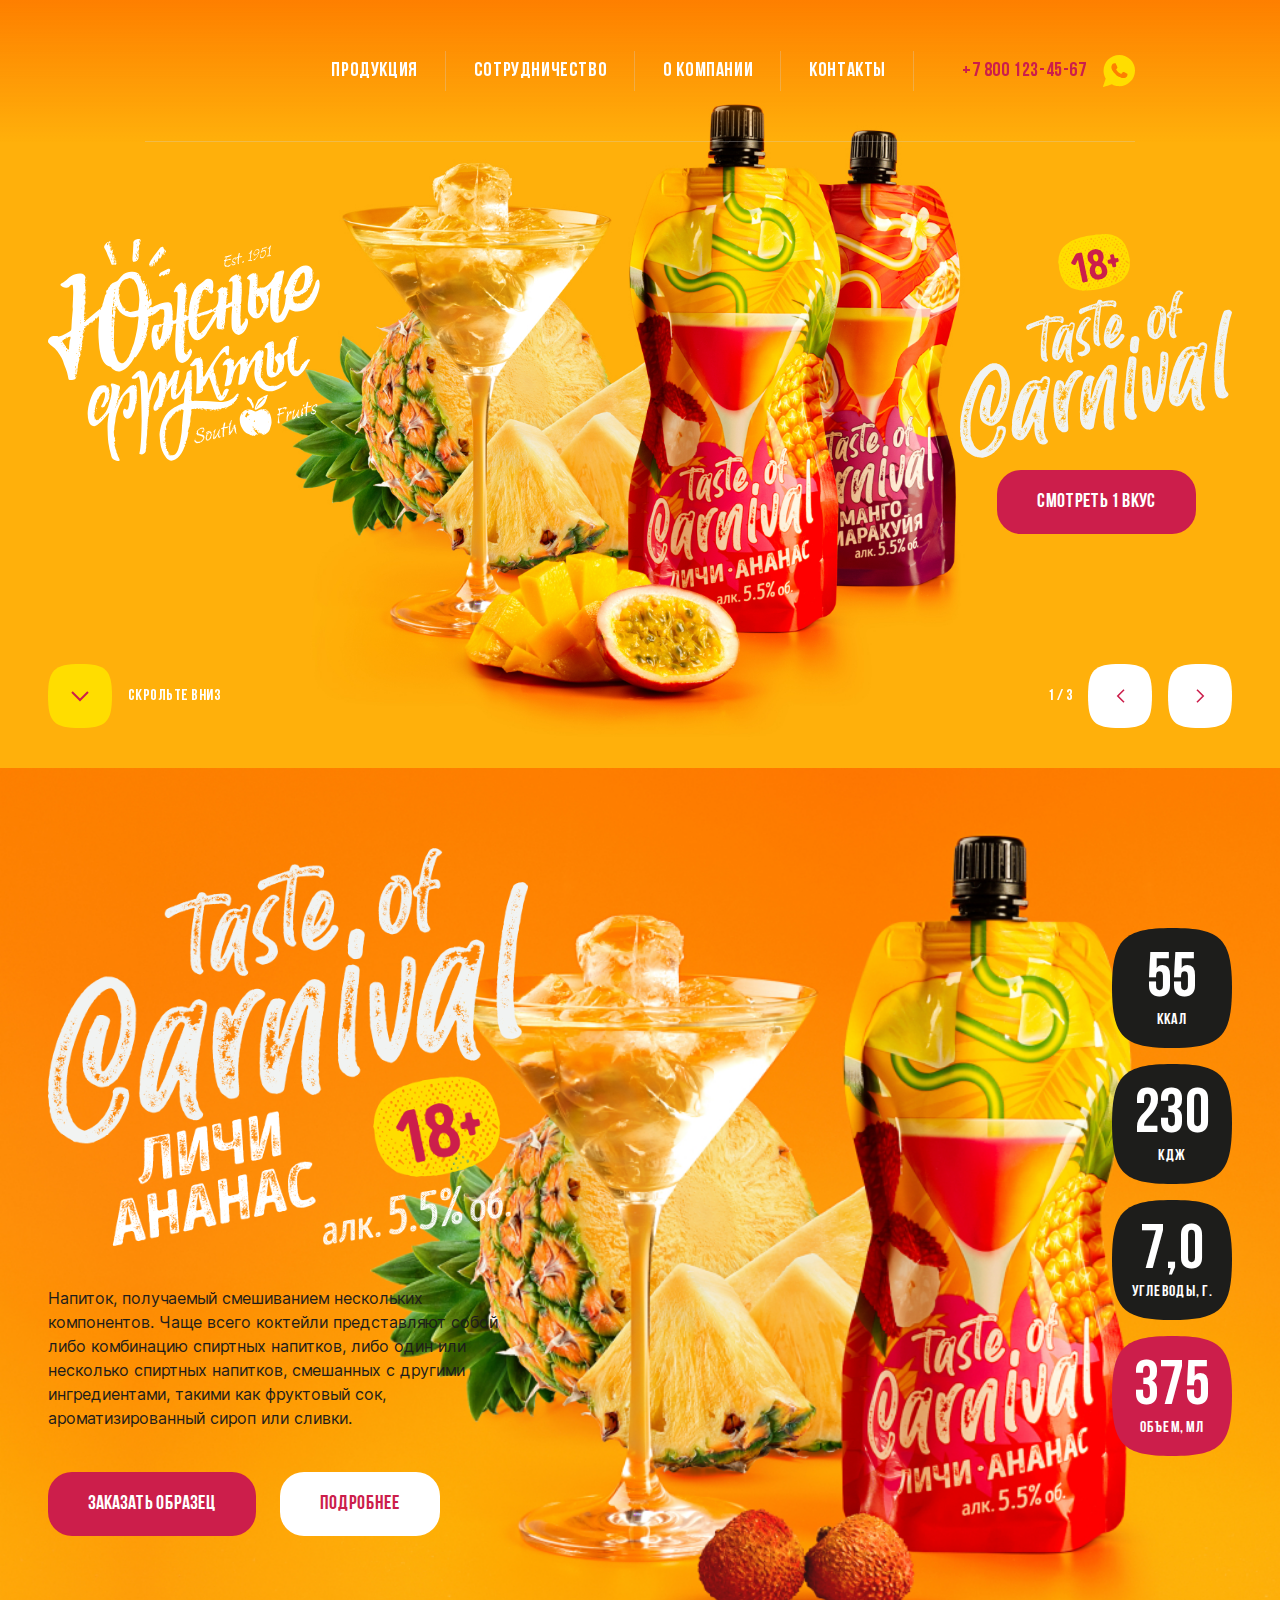
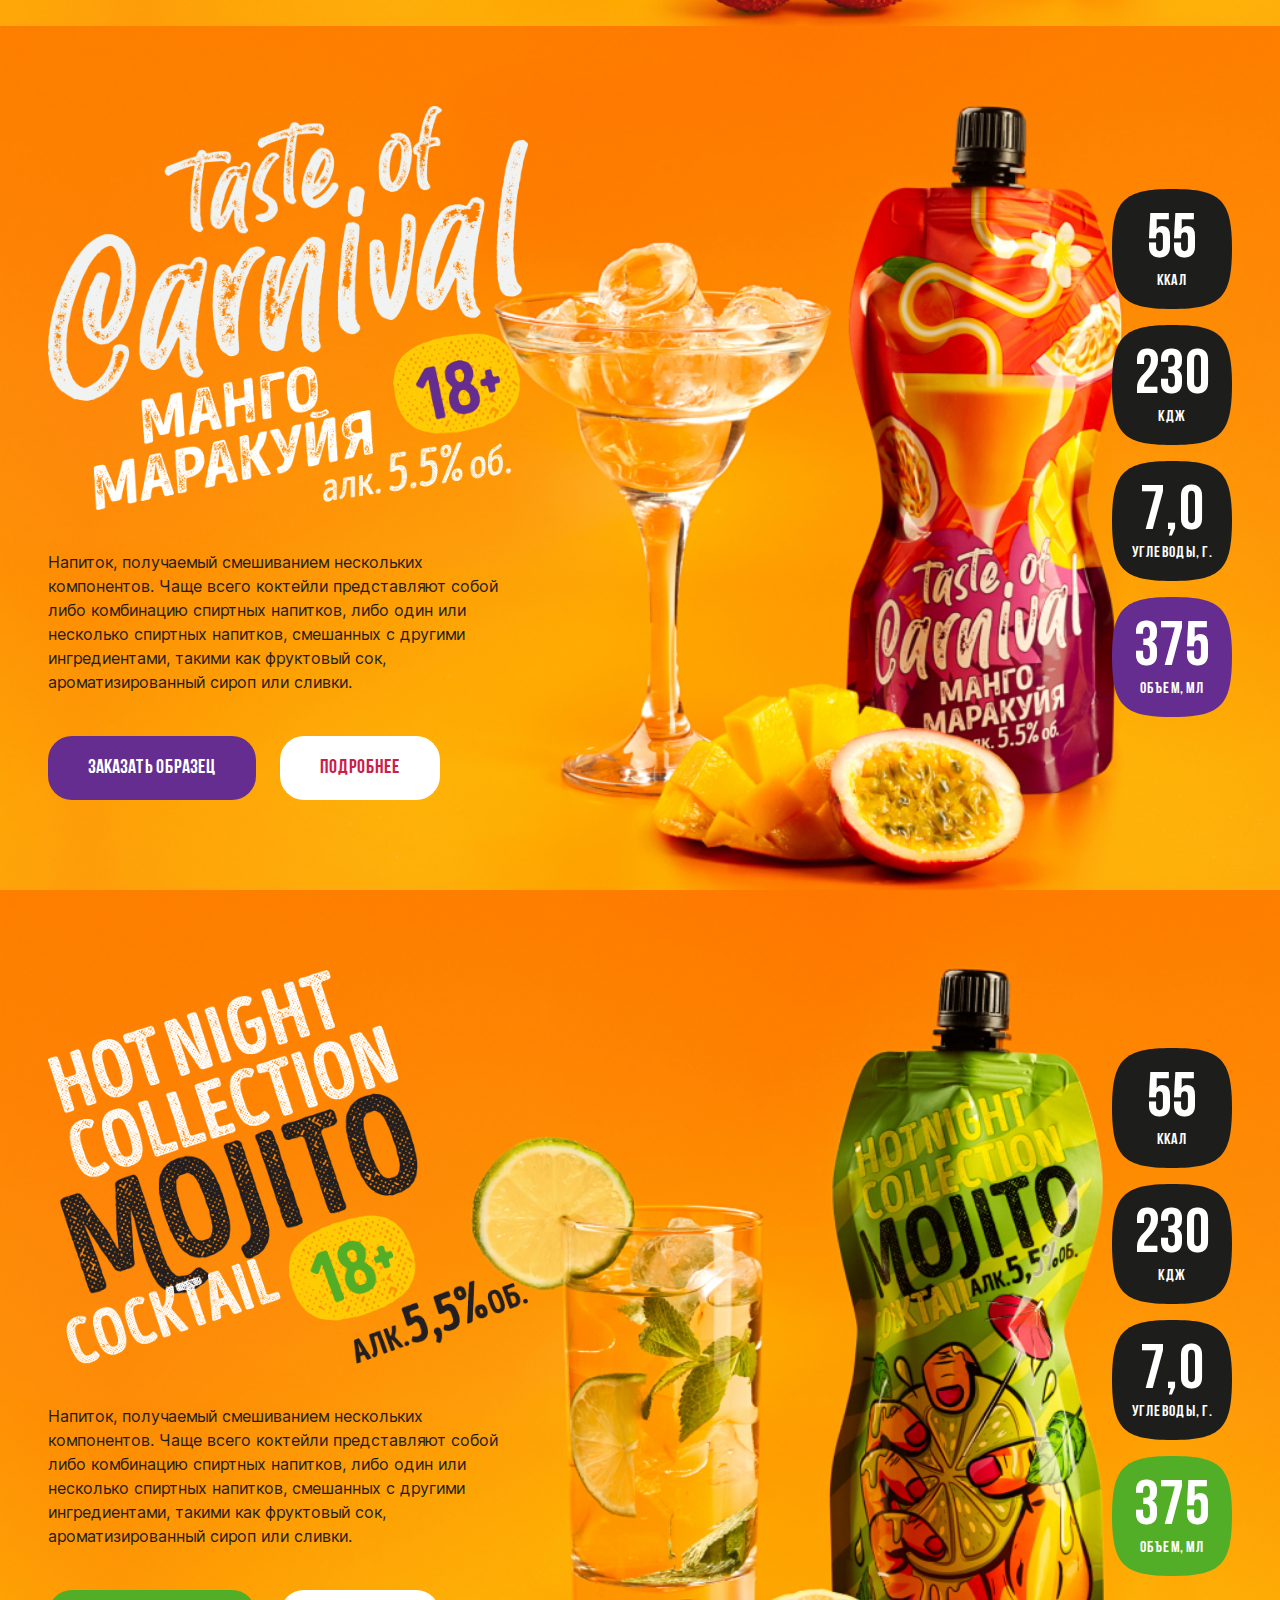
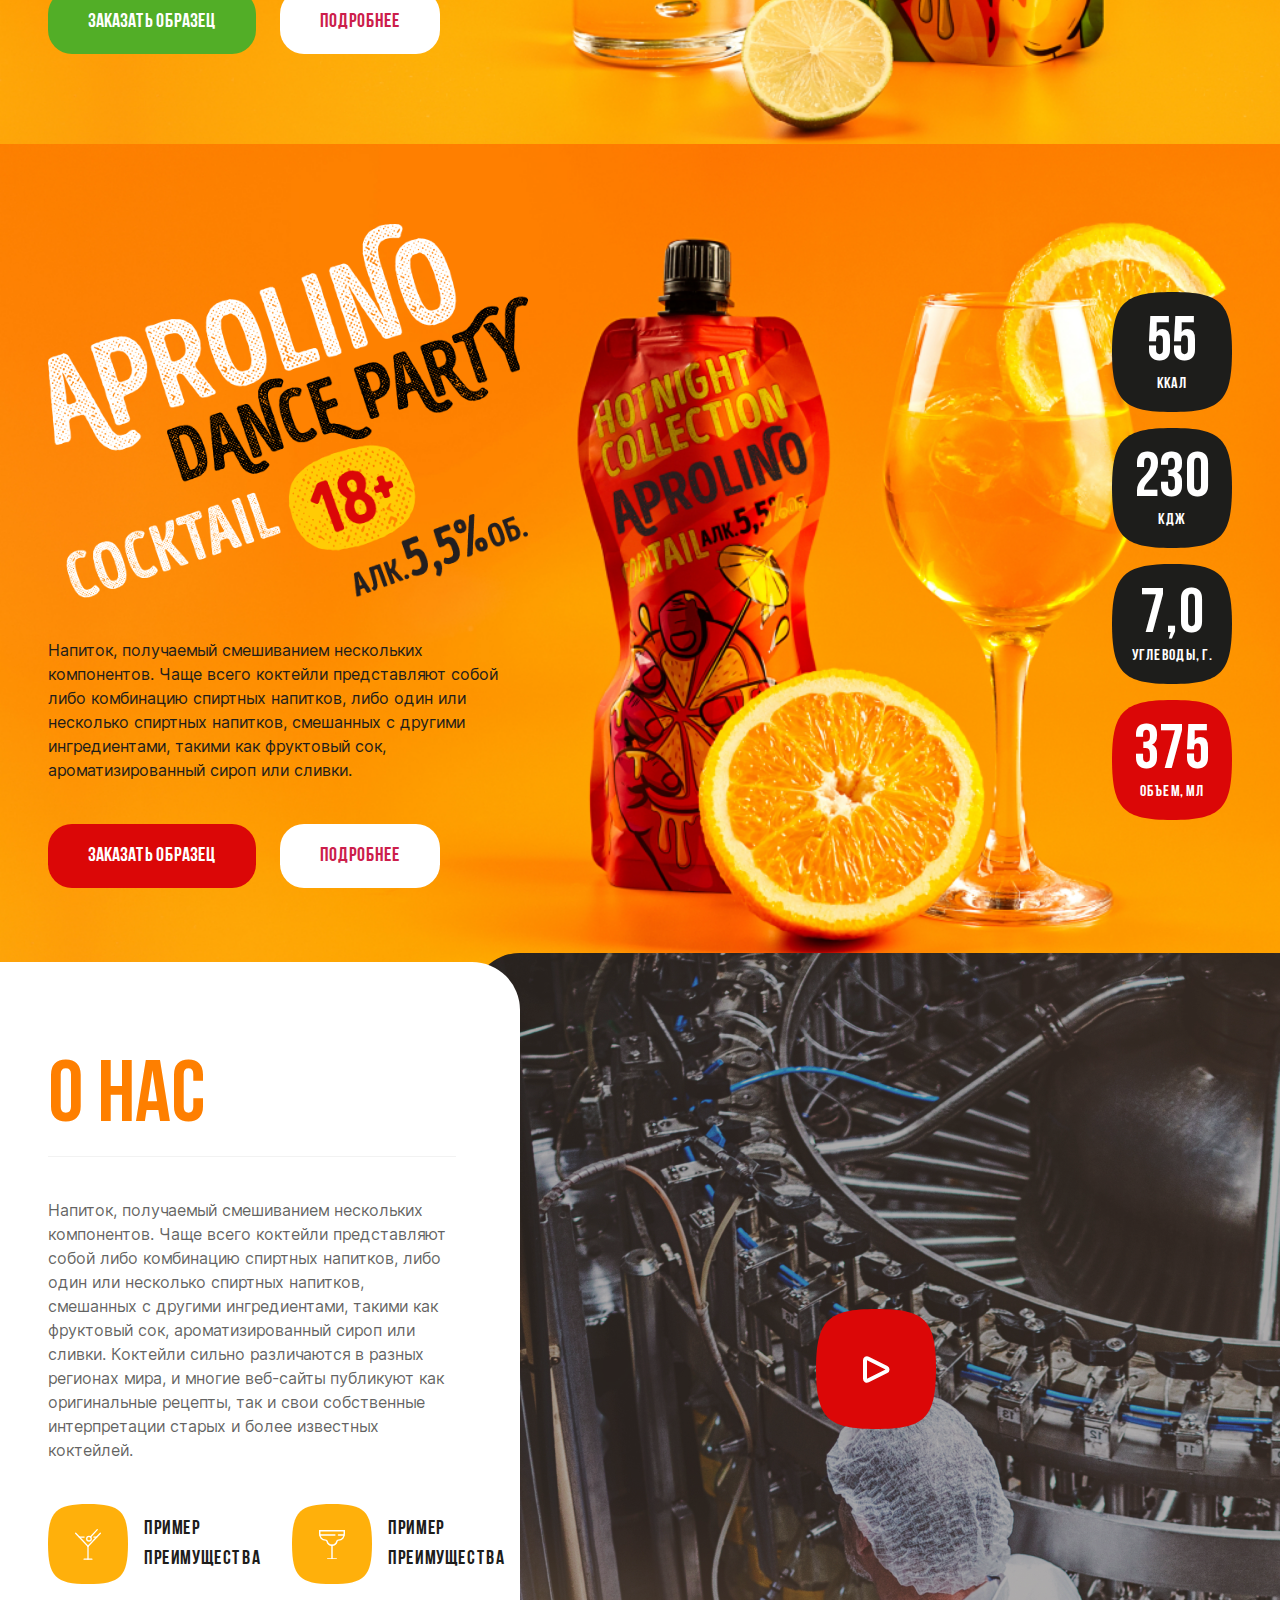
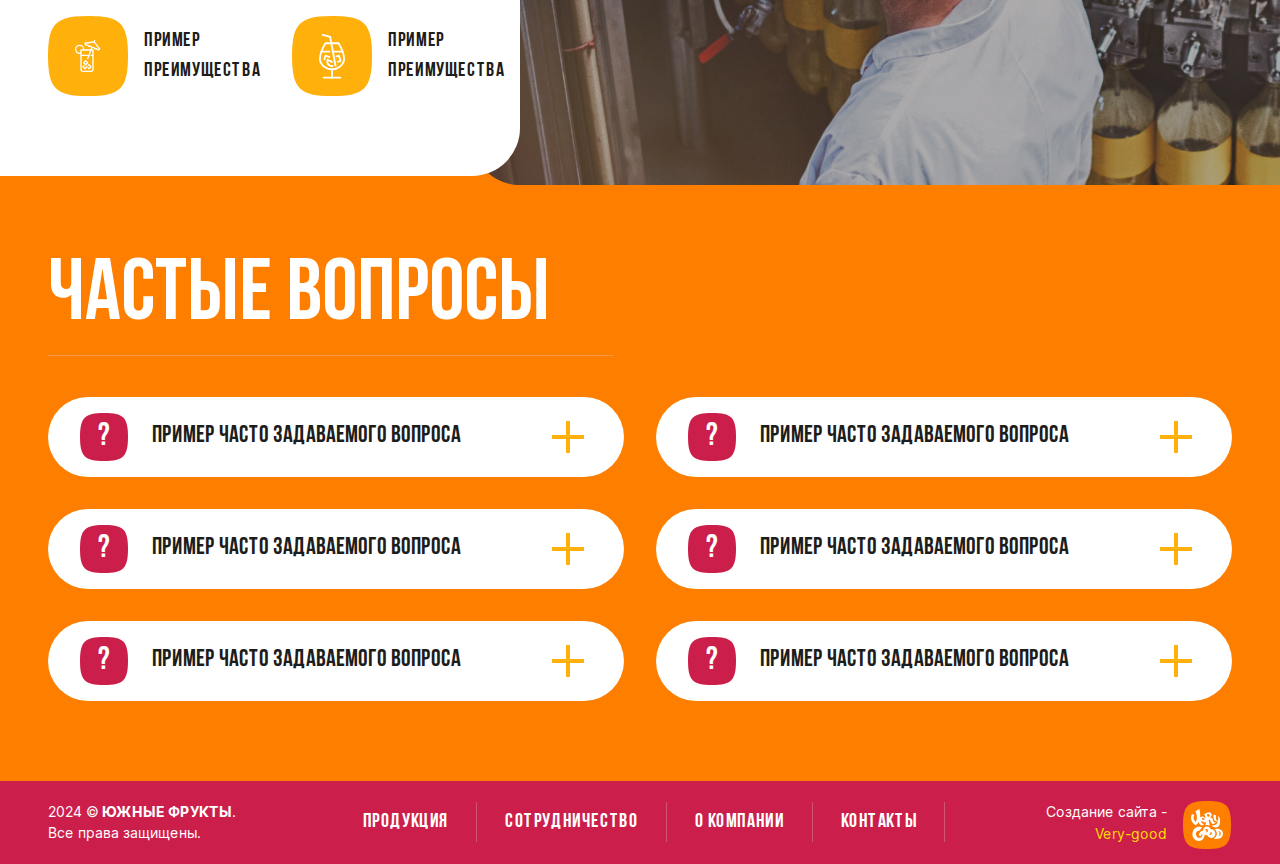
<file: home-page.html>
<!DOCTYPE html>
<html lang="ru">

<head>
  <meta charset="UTF-8">
  <meta name="viewport" content="width=device-width, initial-scale=1.0">
  <title>Список страниц проекта</title>

  <link rel="stylesheet" href="./libs/normalize.min.css">
  <link rel="stylesheet" href="./libs/swiper-bundle.min.css">

  <link rel="stylesheet" href="./css/style.min.css">
</head>

<body class="home-page">

  <header class="header header--mod">
    <div class="wrapper">
      <div class="header__wrapper">
        <a class="header__logo" href="./index.html">
          <svg xmlns="http://www.w3.org/2000/svg" viewBox="0 0 126 103" fill="none">
            <g fill="#fff" clip-path="url(#a)">
              <path
                d="M40.758 69.5c-.135-.028-.234-.11-.264-.247-.031-.14.184-.199.215-.06.015.066.045.079.108.092.14.028.081.243-.06.214Zm.108 5.15c-.043.048-.072.105-.1.163-.065.128-.258.015-.193-.112a.892.892 0 0 1 .136-.209c.097-.106.254.052.157.158Zm-8.277.724c-.072.28-.02.569-.23.794-.063.068-.15.026-.178-.041-.002-.002-.004-.002-.006-.005-.108-.114-.003-.202.034-.302.014-.04-.012-.094-.02-.141-.022-.023-.06-.044-.063-.069-.016-.15-.087-.308-.07-.454-.002-.01-.005-.018-.005-.028a1.66 1.66 0 0 1 .089-.485c.021-.067.084-.086.137-.073.064-.014.138.019.133.102-.016.256.248.44.18.702Zm-.407 1.313c-.057.103-.129.19-.128.313a.1.1 0 0 1-.071.102c-.019.074-.055.138-.144.17-.095.034-.132-.069-.155-.147-.056-.186-.018-.323.201-.358a.113.113 0 0 1 .006.006c.044-.09.102-.173.135-.266a.317.317 0 0 1-.19-.093.18.18 0 0 1-.051.008c-.096.001-.136-.064-.128-.158.006-.078.063-.116.127-.114l.012.002c.057-.034.145-.023.17.06.025.084.089.09.167.074.066-.014.146.03.141.107a.658.658 0 0 1-.092.294Zm-.845 1.511c-.136.009-.127-.106-.125-.202l.158-.441.132.406c.017.129-.03.23-.165.237Zm-4.644 3.374c0 .144-.223.143-.223 0v-.067c0-.144.223-.143.223 0v.067Zm-.98 1.097c0 .143-.224.143-.224 0v-.035c0-.143.224-.143.224 0v.035Zm-.828.612c-.033.08-.096.16-.193.149-.093-.012-.136-.095-.163-.175-.03-.089.052-.143.124-.134a.093.093 0 0 1 .092-.02l.01-.002a.145.145 0 0 1 .113.047c.039.038.037.09.017.135Zm-3.471.502c-.017-.223-.192-.366-.033-.62.166.357.166.357.033.62Zm-.27-2.683v-.017c0-.144.222-.143.222 0v.017c0 .143-.223.143-.223 0Zm.082-.529a.397.397 0 0 1 .219-.152c.138-.041.197.174.06.215l-.009.003c.005.059-.03.12-.106.119a.215.215 0 0 1-.124-.032c-.045-.031-.078-.103-.04-.153Zm6.821-8.83c.046-.135.261-.076.215.06a.055.055 0 0 0 0 .058c.047.136-.17.194-.215.06a.266.266 0 0 1 0-.178Zm.27 1.052c0 .057-.036.16-.062.162-.12.009-.165-.08-.18-.228.013-.024.038-.116.074-.12.126-.017.168.083.168.186Zm12.847-2.762c-.07-.119-.133-.219-.078-.368.09-.244.04-.49-.026-.734-.065-.238.02-.554-.295-.663-.29-.1.151-.33-.095-.418-.014-.005-.023-.024-.035-.035-.423-.363-.366.123-.507.419-.105-.49-.425-.485-.704-.54-.23-.047-.33.25-.52.245-.558-.016-.942.303-1.283.656-1.794 1.86-3.484 3.805-4.74 6.084-.056.101-.103.214-.255.204-.136-.195.053-.338.084-.506a.546.546 0 0 0-.07-.039c.002.045-.018.091-.076.106-.06.016-.11.045-.166-.009-.069-.068-.026-.127-.008-.202.034-.144-.053-.281.009-.428.047-.114.154-.227.29-.191.118.03.163.147.173.258l.024-.029c-.071-.27.126-.499.115-.76.024-.04.03-.065.022-.08l.167-.61.106-.618-.018-.369c.012-.114.019-.265-.124-.257-.095.005-.056.156-.043.248l-.011.382c-.003.205.025.415-.102.598-.026.204-.05.408-.075.613-.057.056-.11.154-.172.16-.104.01-.114-.108-.104-.182.068-.502.064-1.039.175-1.5.161-.668.24-1.362.475-2.022.228-.639-.032-1.288-.534-1.427-.555-.154-1.029-.459-1.544-.684a4.138 4.138 0 0 0-1.351-.334c-.661-.051-.944.356-.712.97.17.45.346.91.365 1.392.068 1.704-.248 3.366-.646 5.011-.152.627-.459 1.22-.572 1.85-.175.975-.501 1.894-.898 2.784-.772 1.735-2.051 3.078-3.477 4.296-.223.19-.522.33-.457.75-.165-.284-.332-.31-.547-.113-.226.208-.666.123-.84-.14-.364-.547-.527-1.173-.712-1.79-.022-.073-.028-.175.006-.237.226-.413.034-.956.424-1.321.078-.073.064-.183-.016-.333-.17-.319-.249-.7-.015-1.053.113-.128.09-.262.02-.4-.085-.312.287-.517.228-.785-.154-.698.427-1.236.37-1.907-.01-.124.054-.24.245-.24.267-.002.26-.172.117-.325-.214-.228-.041-.347.038-.57.18-.501.714-.769.797-1.288.097-.6.758-.896.775-1.523.534-.063.492-.797 1.14-.864.606-.061.863-.034.9.632a5.824 5.824 0 0 1-.282 2.213c-.379 1.105-.569 2.287-1.352 3.233-.286.345-.19.706.122.836.457.19 1.297-.167 1.495-.612.312-.704.625-1.41 1.263-1.901.076-.058.178-.165.17-.239-.07-.587.433-.953.569-1.472.071-.274-.072-.451-.04-.684.1-.706.403-1.426-.056-2.122-.017-.026.014-.09.032-.132.25-.585.152-1.022-.326-1.437-.159-.283.299-.216.245-.418-.084-.311-.343.165-.456-.087-.019-.042-.055-.076-.083-.114-.047-.097-.137-.102-.21-.063-.447.236-.44-.218-.364-.327.165-.233.044-.283-.115-.328-.398-.112-.789-.255-1.211-.27-1.577-.056-2.774.642-3.738 1.834-.909 1.124-1.564 2.4-2.076 3.726-.765 1.981-1.314 4.026-1.537 6.158-.182 1.749-.05 3.451.447 5.124.256.861.7 1.62 1.608 1.98 1.071.425 1.926-.04 2.699-.697 1.785-1.516 3.275-3.313 4.799-5.076.078-.091.109-.297.278-.228.19.078.04.231.01.343-.492 1.89-.7 3.817-.723 5.766-.016 1.448.09 2.892.118 4.337.022 1.185.152 2.353.294 3.52.227 1.866.71 3.682 1.201 5.493.19.698.26 1.433.903 1.945.706.561 1.52.81 2.378.935.583.084.895-.386.64-.898-.079-.159-.194-.32-.252-.469-.172-.444-.525-.828-.585-1.282-.062-.47-.185-.877-.468-1.244-.053-.067-.095-.124-.089-.218.033-.504-.14-.967-.36-1.398-.236-.462-.173-1.002-.456-1.456-.1-.16-.082-.521.035-.665.285-.348.105-.51-.146-.714-.177-.144-.235-.418-.043-.505.527-.24.52-.565.291-.997-.044-.083-.075-.216-.038-.29.21-.428-.143-.748-.189-1.122-.018-.155-.235-.148-.211-.308.08-.534-.096-1.052-.09-1.581.002-.245-.035-.5.017-.733.167-.749.223-1.51.258-2.27.03-.66.305-1.256.34-1.938.134-2.676.912-5.22 1.974-7.67.433-.998.962-1.956 1.477-2.916.143-.266-.14-.5.107-.813.462-.585 1.03-1.047 1.517-1.588.188-.21.46-.087.53-.257.125-.296.396-.32.616-.441.23-.127.361-.078.406.212.06.382.046.763.047 1.144.004 1.964-.005 3.926-.583 5.832-.23.754-.711.933-1.345.483-.423-.3-.657-.24-.877.242-.304.67-.26 1.381-.104 2.055.14.605.222 1.218.878 1.67.527.362.978.745 1.547.432.53-.291 1.064-.592 1.43-1.123.266-.39.437-.819.648-1.23.475-.929.826-1.907 1.018-2.935.123-.665-.074-1.41.54-1.95.089-.08.04-.298.102-.429.164-.343-.433.013-.273-.307.083-.165.38-.083.373-.39-.019-.753.02-1.507.025-2.26.002-.245-.141-.48-.077-.734.135-.53-.217-1.11.171-1.623.04-.053-.044-.22-.1-.316ZM56.02 84.325l-.015.017c-.152.238-.318.445-.375.717.014.033.044.06.102.071.085-.262.203-.514.304-.771l-.017-.034Z" />
              <path
                d="M70.025 78.463c.23-.202.436-.03.711-.097-.27.479-.462.233-.712.097Zm-4.32-3.337c-.024.015-.114-.018-.12-.041-.034-.148.04-.245.204-.325.091.178.037.287-.085.366Zm-.222-3.273c-.034-.006-.08-.055-.084-.088-.008-.075.05-.104.139-.109.019.026.061.059.064.094.007.076-.052.115-.119.103Zm-.186-3.516c.012-.034.06-.068.099-.077.049-.011.089.018.079.096-.027.019-.06.056-.1.065-.056.012-.095-.034-.078-.084Zm.094-2.767c.073.003.133.034.128.111-.004.069-.056.124-.129.114-.037-.006-.084-.055-.097-.094-.023-.073.02-.12.098-.13ZM62.789 79.6c-.203 1.88-.43 3.76-.59 5.645-.081.958-.173 1.917-.175 2.885-.002 1.163-.255 2.307-.42 3.456-.241 1.671-.551 3.335-.987 4.965-.32 1.193-.62 2.426-1.66 3.28-.436.358-.9.578-1.462.515-.31-.034-.607-.092-.845.177l-.004-.002c-.025-.179.033-.38-.121-.643l-.1.535-.005.005c-.193.045-.21-.075-.202-.216.01-.188.044-.38-.091-.543-.262-.058-.13.142-.156.237-.023.09-.088.171-.164.154-.118-.026-.113-.17-.077-.238.115-.215.265-.413.2-.678-.198-.121-.291-.326-.35-.524-.067-.227.02-.525-.375-.19-.164.142-.2-.163-.148-.273.134-.286.16-.691-.055-.775a.913.913 0 0 1-.099-.046.312.312 0 0 1-.294-.089c-.132-.142-.041-.28.084-.374.019-.118.05-.238.026-.351a.873.873 0 0 1-.016-.138 1.422 1.422 0 0 1-.24-.08c-.11-.05-.042-.199.057-.207.072-.006.14-.017.204-.034.012-.087.023-.172.023-.261.001-.34-.36-.4-.449-.656.272-.094.36-.332.436-.571.017-.054-.031-.181-.038-.18-.72.087-.248-.538-.453-.753-.1-.112-.29.075-.336-.07-.026-.083.104-.194.226-.228.386-.356.195-.849.13-1.198-.122-.649.055-1.263.027-1.892-.009-.206-.204-.396-.058-.61h.001l-.001.025c.012-.001.02.003.03.004a.21.21 0 0 1 .083-.073c.05-.023.127-.018.153.04.044.1.059.2.064.306a.22.22 0 0 0 .088-.008c-.055-.232.153-.65-.383-.488a.158.158 0 0 1-.024-.018c-.12-.359-.14-.66.328-.794.278-.08.313-.317.218-.56-.075-.191-.152-.378-.144-.588.01-.197-.104-.41.053-.59.006-.019.013-.037.025-.055.128-.484.273-.962.542-1.391l.148-.42c.041-.213.129-.388.263-.579.08-.115.138-.27.236-.37.08-.083.197-.112.277-.188.035-.151.054-.307.05-.47-.003-.083.017-.172.12-.185.17-.02.099.232.28.238.137-.197.015-.585.402-.622.005-.168-.136-.341.003-.524.194.094-.048.456.267.445a.106.106 0 0 0 .028-.026c.121-.1.094-.24.1-.37.007-.147.013-.224.044-.262-.018-.14.038-.271.187-.326.056-.02.121.024.137.078.024.087.022.17.005.253.09-.007.099-.099.135-.167.048-.09.085-.187.125-.28-.038-.091-.037-.185.021-.305.033-.067.121-.065.172-.024.034-.117.068-.215.19-.303.046-.033.128-.01.152.04.185-.035.242-.13.169-.285-.012-.071.028-.14.107-.14.187-.004.19-.327.288-.443a.377.377 0 0 1 .293-.136c.09 0 .172.013.202.112.01.035-.03.116-.02.137.019.035.079.05.142.06.138-.049.268-.115.272-.339 0-.096.076-.107.179-.058.27.13.38.002.322-.261-.006-.025-.004-.047-.005-.07a.1.1 0 0 1-.026-.072c.004-.157.048-.316.19-.4a.114.114 0 0 1 .153.04c.05.083.057.175.061.27.003.062-.012.164.059.185a.1.1 0 0 1 .072.072c.2.037.364-.153.522-.262-.001-.004-.004-.007-.004-.011a1.077 1.077 0 0 1 0-.346c.008-.058.085-.094.137-.078a.441.441 0 0 0 .337-.033c-.002 0-.005-.002-.007-.006-.07-.125.123-.237.193-.112.082.145.028.245-.078.308.02.038.03.08.037.124.17-.002.34.004.506-.035.077-.018.094.179.08.301Zm-8.824 14.948c-.039.104-.054.253-.182.27-.158.02-.144-.14-.182-.24-.108-.28-.155-.544.209-.72-.076.267.254.423.155.69Zm-.538-3.95c-.002-.066.022-.123.108-.128.102.019.098.104.09.18-.005.039-.042.108-.061.107-.093-.004-.135-.073-.137-.16Zm.363-1.988c.05.025.081.085.14.15-.068.032-.122.074-.14.061-.05-.031-.11-.08-.122-.133-.019-.089.058-.111.122-.078Zm.082-.46.09.116c-.035.02-.073.06-.102.054-.033-.007-.058-.054-.087-.084l.1-.086Zm.191 3.678c.02.113.027.254-.111.282-.152.032-.164-.128-.196-.225-.036-.107-.028-.22.08-.288.157.017.208.117.227.232Zm5-21.452c-.01.02-.023.037-.035.055a.114.114 0 0 1-.015.046l-.05.085c-.065.11-.237.035-.205-.086.003-.01.009-.017.012-.026l.002-.005c.026-.065.064-.12.1-.181.07-.125.262-.013.192.112Zm-.262.99c-.129.007-.16-.076-.16-.184.002-.091.039-.15.137-.157.109.02.17.082.171.194.001.097-.06.142-.148.147Zm-.797-4.258c-.144 0-.144-.223 0-.223.143 0 .143.223 0 .223Zm-.176.26c0 .143-.224.143-.224 0v-.017c0-.144.224-.143.224 0v.017Zm-2.657 1.12c-.126 0-.135-.109-.138-.207-.082-.007-.174-.021-.165-.124.008-.08.063-.149.163-.079.1.07.198.142.297.213.001.108-.044.196-.157.197Zm-.11 1.252c-.144 0-.144-.223 0-.223s.144.223 0 .223Zm-.612-1.571c-.02-.09-.06-.221.06-.233.17-.017.127.132.117.237l.188.288c-.306-.015-.306-.015-.365-.292Zm.134.673c.023-.014.022-.009 0 .016-.076.122-.269.01-.193-.112a.258.258 0 0 1 .134-.119c.134-.051.192.164.06.215Zm.016.59c-.042.066-.082.132-.136.19-.063.07-.193.014-.193-.072-.046-.045-.06-.135.007-.187a.4.4 0 0 1 .226-.099c.084-.006.14.1.096.168Zm-.214-4.582c.077.119.11.236-.009.341-.055.049-.13.04-.158-.033-.059-.157.049-.235.166-.308Zm-.23-.788c-.067.02-.124-.02-.123-.094 0-.04.031-.109.056-.113.063-.01.12.023.136.114-.018.026-.036.083-.068.093Zm-.458 9.673c-.152-.151-.203-.287-.007-.443.14.153.132.29.007.443Zm-2.21 4.508c-.05.05-.102.095-.153.142l.002.013c-.038.098-.098.17-.206.183-.091.011-.113-.05-.1-.119a.221.221 0 0 1 .026-.075.09.09 0 0 1 .036-.082 3.32 3.32 0 0 0 .237-.22c.102-.1.26.057.158.158Zm-.733-12.885c-.067.025-.12-.026-.125-.098-.005-.064.012-.125.096-.128.066.007.14.029.135.1-.003.046-.06.108-.106.126Zm-3.614 9.44c-.11-.008-.136-.07-.133-.135.003-.09.052-.168.15-.141.04.01.075.099.08.155a.11.11 0 0 1-.097.121Zm-.459 2.68c-.028.026-.07.043-.108.029a.19.19 0 0 1-.08-.057.108.108 0 0 1-.02-.112c0-.018.004-.037.019-.056v-.002c.052-.067.144-.075.194 0 .036.056.049.15-.005.198Zm-.03.81c-.047.094-.173.054-.204-.027-.022-.056-.02-.12-.02-.18-.001-.08.066-.114.127-.106.071-.016.163.04.142.135-.014.064-.016.118-.045.178Zm-.057.631a.72.72 0 0 0-.03.19.102.102 0 0 1-.05.088c-.019.028-.038.058-.059.059-.065.002-.093-.038-.096-.087a.103.103 0 0 1-.017-.06.977.977 0 0 1 .037-.249c.041-.137.256-.078.215.06Zm-.229-6.941c.023-.036.086-.084.108-.074.065.028.084.094.052.162-.02.043-.04.094-.125.062-.044-.028-.076-.085-.035-.15Zm13.588-9.086c.061-.09.121-.144.232-.157.143-.015.141.208 0 .223-.013.002-.034.039-.039.046-.08.118-.273.007-.193-.112Zm28.213 9.582c.338-.144.204-.37.093-.572-.135-.245-.364-.204-.57-.12-.285.118-.5.332-.656.593-.657 1.1-1.694 1.797-2.788 2.32-1.38.66-2.873.973-4.442.984-2.222.016-4.409-.362-6.62-.46-1.746-.08-3.486-.252-5.237-.181-.185.008-.36.033-.535.098-.593.22-1.108-.084-1.059-.71.037-.469-.07-.952.07-1.402.236-.765.097-1.563.261-2.33.033-.154-.021-.256-.125-.35-.1.022-.209.036-.279-.044-.11-.124-.427-.154-.241-.432.202-.3.25.194.42.093.26-.337.32-.755.213-1.117-.239-.805.01-1.612-.103-2.423-.082-.598.125-1.239-.1-1.855-.041-.114.003-.261.02-.392.08-.62.205-1.231.052-1.865-.07-.29-.062-.612-.026-.912.077-.65-.001-.732-.594-.523-.126.045-.253.086-.378.131-.7.257-1.16.679-1.33 1.466-.155.716-.097 1.48-.359 2.15-.719 1.835-1.37 3.705-2.398 5.407-.56.928-1.306 1.675-2.207 2.345.018-.292-.023-.55.06-.76.113-.286-.143-.516-.047-.775.328-.894.309-1.847.473-2.77-.032-.03-.063-.063-.095-.094-.442-.037-.334-.266-.15-.48.076-.087.225-.113.34-.166-.013-.758.1-1.517.27-2.235.235-.999.455-1.998.665-3.002.256-1.222.117-1.427-1.072-1.123-.587.15-1.285.253-1.535.964-.584 1.673-1.522 3.16-2.446 4.653-.201.326-.49.617-.253 1.052.036.066.04.211-.099.237-.058.011-.126-.024-.189-.038.082-.352-.321-.623-.24-.907.179-.63.008-1.233-.006-1.846-.004-.195-.045-.55-.066-.563-.403-.247-.313-.708-.382-1.032-.14-.653-.357-1.016-1.048-1.162-.181-.039-.317-.077-.452-.244-.62-.765-1.343-.732-2.04-.022-.59.602-.774 1.427-1.268 2.077-.526.69-.907 1.47-1.244 2.264-.604 1.42-1.164 2.858-1.598 4.342-.093.318-.251.617-.436 1.06-.049-.203-.074-.26-.075-.317-.012-1.82-.255-3.633-.2-5.457.029-.925-.294-1.793-.517-2.676-.023-.092-.077-.179-.128-.262-.252-.415-.532-.816-.753-1.247-.174-.34-.497-.426-.79-.56-.272-.125-.276.124-.342.286-.025.062-.106.074-.175.043-.093-.042-.12-.13-.078-.206.249-.444-.07-.388-.325-.364-.896.086-1.65.479-2.312 1.076-.584.527-1.047 1.163-1.584 1.732-.165.176-.43.342-.287.627.132.264.385.39.699.404.798.033 1.464-.246 2.033-.794.382-.367.428-.356.623.145.296.761.482 1.556.555 2.364.142 1.57.292 3.144.342 4.72.134 4.254.269 8.51.3 12.766.02 2.656-.144 5.314-.227 7.97-.05 1.612-.224 3.214-.368 4.819-.08.878-.254 1.733-.447 2.587-.036.16.006.22.164.29 1.105.489 2.255-.014 2.739-1.143.182-.424-.014-.9.127-1.204.34-.732-.124-1.538.33-2.22.028-.041-.018-.169-.068-.22-.167-.17-.126-.38-.1-.567.137-.959.098-1.931.277-2.888.204-1.084.067-2.194.188-3.288.029-.261.245-.517.108-.772-.15-.283-.075-.527.018-.784l.007.005c.15-.066.221-.131.238-.197-.044.013-.088.022-.133.033-.068.016-.145-.032-.141-.107a.57.57 0 0 1 .056-.222l-.007-.005c-.004-.011-.007-.023-.012-.033-.02-.78.206-1.545.116-2.333-.038-.334.322-.655.085-1.02.475-.602.32-1.33.382-2.007.069-.759.045-1.526.11-2.286.082-.928.22-1.85.184-2.788-.009-.212-.067-.493.143-.659.222-.176.253-.409.296-.659.138-.802.252-1.612.449-2.4a21.307 21.307 0 0 1 2.528-5.982c.06-.097.126-.219.22-.26.404-.18.61-.4.268-.817-.058-.07-.05-.158.023-.224.074-.067.167-.065.21.018.146.276.49.56.378.837-.253.623.02 1.22.022 1.814.003 1.537-.162 3.052-.296 4.573-.07.797-.273 1.56-.713 2.259a13.73 13.73 0 0 0-1.52 3.294c-.148.482-.23.974-.08 1.47.143.474.57.787 1 .752.674-.054 1.738-1.05 1.845-1.728.667.168 1.222-.412 1.083-1.128.144-.127.166.233.318.078.108-.111-.004-.203-.015-.305-.04-.355-.204-.762.23-1.006.208-.117.072-.283.103-.425.108-.494-.114-1.092.433-1.455.001.008.001.016.003.023.084.04.092.214.21.166.149-.062.057-.16-.02-.215-.138-.096-.062-.242-.104-.359-.011.012-.016.025-.025.037a.176.176 0 0 1 .025-.062c.082-.313.563-.569.138-.958-.01-.01.026-.11.056-.12.279-.088.198-.342.268-.53.135-.366.14-.808.469-1.07.692-.553 1.113-1.31 1.625-2.003.233-.314.398-.75.887-.842-.012.41-.413.586-.44.964-.1 1.397-.112 2.794.037 4.184.147 1.38 1.42 1.91 2.516 1.044.69-.545 1.338-1.147 1.818-1.908.54-.858 1.115-1.693 1.677-2.537.068-.103.105-.28.285-.2.131.06.08.202.07.314-.168 2.037-.345 4.073-.498 6.112-.02.269-.073.446-.344.521-1.474.41-2.804 1.129-4.11 1.901-2.13 1.26-3.793 2.981-4.928 5.171-.767 1.482-1.158 3.101-1.517 4.726-.22.995-.436 2.008-.339 3.006.107 1.104.147 2.213.286 3.317.33 2.612 1.14 5.01 2.79 7.091 1.132 1.429 2.59 1.694 4.165.788 1.733-.997 2.804-2.548 3.65-4.29.217-.446.349-.926.555-1.38.172-.379.465-.74.415-1.202-.098-.021-.238.081-.288-.077-.046-.145.073-.237.155-.33.178-.2.21.11.337.103.184-.334.235-.676.085-1.04-.052-.126-.175-.31.073-.348.294-.046.327-.284.348-.47a4.57 4.57 0 0 1 .305-1.194c.251-.633.172-1.344.404-1.992.056-.156.064-.449-.026-.514-.303-.22-.162-.481-.07-.667.265-.534.26-1.16.582-1.664.384-.602.144-1.316.38-1.948.156-.416.116-.865.112-1.314-.004-.443-.03-.93.094-1.343.256-.846.385-1.698.424-2.57.005-.13-.002-.251-.09-.375-.125-.173.126-.831.312-.805.496.07.952-.244 1.469-.074.239.08.647.177.795-.268.04-.119.16-.126.24-.037.166.182.364.278.576.342a.11.11 0 0 1 .06-.025c.16-.012.361-.096.525-.067.181.031.308.207.483.264.322.104.601.051.87.158.068-.012.135-.027.202-.047-.307-.224-.765-.13-.837-.578.55-.126.995.12 1.455.307.015.005.027.015.041.021a9.122 9.122 0 0 0-.041.004c-.106.555.377.375.62.494-.007.09-.1.22.038.251.186.044.3-.086.367-.251-.024-.039-.06-.076-.091-.113-.193-.1-.544-.021-.667-.259-.065-.127.127-.24.193-.112.067.13.313.106.44.133a.343.343 0 0 1 .048-.054l-.038-.004.038-.02c.67-.183 1.319.015 1.973.115.355.054.658.31 1.045.254.162-.023.45.09.168-.237-.05-.059-.013-.126.057-.159.066-.03.132-.032.163.047.142.356.513.359.783.551.044-.628.044-.628.615-.383.255.016.447-.105.61-.286.364-.289.584.14.883.176l.032-.023a.469.469 0 0 1-.032.048c.263-.002.488-.055.521-.374l-.025-.01.025-.016c.241-.092.47-.258.746-.177.249.073.446-.024.642-.15.02-.012.041-.018.061-.024a.268.268 0 0 0-.061.05l.064.01c.199-.263.772-.29 1.036-.103l.01-.013c.857-.53 1.716-1.058 2.744-1.328-.077-.073-.114-.13-.167-.154-.1-.045-.263-.036-.254-.184.009-.157.187-.087.272-.139.266-.161.56-.234.89-.288-.123-.138-.285-.217-.159-.39.017-.005.03-.012.046-.017a.132.132 0 0 1 .026-.079c.093-.11.228-.11.334-.196.044-.036.06-.087.094-.13.009-.01.02-.017.03-.025a1.052 1.052 0 0 0-.047-.04c-.003 0-.005.002-.008.003l.008-.028c.295-.07.495-.236.594-.533.064-.188.156-.398.339-.478.376-.166.235-.312.02-.48-.197-.153-.171-.236.033-.4.225-.18.857-.182.457-.76-.007-.01.074-.109.128-.132Z" />
              <path
                d="M82.688 78.523c.04-.16-.69-.245-.781-.01.046.254.29.147.47.153.111-.026.227-.047.308-.104a.119.119 0 0 1 .003-.04ZM109.951 53.962a.56.56 0 0 0-.028.023c.016 0 .023-.01.028-.023Z" />
              <path
                d="M113.432 52.455c-.031-.002-.077-.056-.082-.09-.01-.069.03-.12.123-.137.017.029.052.062.055.099.006.064-.014.135-.096.128Zm-.287 1.11c-.124.006-.148-.143-.108-.222.075-.15-.001-.414.195-.443.189-.029.091.192.125.276-.004.187.013.378-.212.389Zm.073 5.237-.001.28c-.016.045-.028.094-.051.135-.048.086-.02.293-.179.218-.162-.077-.027-.224.027-.335-.038-.132.003-.237.113-.317.024-.219-.046-.45.085-.657.068.226.087.45.006.676Zm.227-9.06c.075.007.078.09.078.156-.001.066-.004.138-.086.15-.096.014-.102-.07-.099-.13.004-.073-.02-.188.107-.176Zm-4.803 8.911c-.03 0-.085-.05-.088-.082-.005-.068.044-.114.13-.134.023.028.072.06.076.096.007.072-.051.12-.118.12Zm-.101 2.013a.275.275 0 0 1-.032.078c-.038.066-.121.068-.175.023l-.001-.002c-.03-.024-.039-.072-.029-.108l.005-.016c.003-.013.01-.023.016-.032l.001-.002c.028-.14.243-.08.215.06Zm-.222-6.349c.013-.048.076-.087.126-.116.011-.006.058.05.075.065.007.095-.024.145-.096.16-.091.02-.119-.056-.105-.109Zm-4.294-4.168c-.05-.115-.04-.183.033-.28.065-.088.193-.043.211.034.103.13.1.298.082.46-.011.098-.155.166-.208.056a2.002 2.002 0 0 1-.093-.234.09.09 0 0 1-.025-.036Zm-.11 2.075c-.082-.005-.12-.059-.122-.128-.003-.089.03-.17.142-.142.068.017.113.07.101.152-.01.066-.036.122-.121.117Zm-.166 2.805c-.012.002-.016 0-.02 0-.003.006-.007.012-.008.02-.04.137-.255.078-.215-.06.033-.115.115-.198.243-.182.141.017.142.24 0 .222Zm-.142 6.38a.338.338 0 0 1 0-.195c.035-.139.251-.08.216.06a.084.084 0 0 0 0 .075c.045.137-.17.195-.216.06Zm.079-7.991c.101 0 .135.073.128.163-.005.067-.032.125-.11.143-.095-.019-.117-.102-.127-.177-.009-.068.033-.13.109-.13Zm.015-.796c.082.01.103.074.109.137.007.065-.009.132-.099.126-.081-.005-.11-.071-.113-.132-.003-.06.015-.13.103-.13Zm.014-4.618c.012-.008.027-.01.04-.014l.016-.006c.006-.001.01-.005.016-.006h.02c.063 0 .121.036.121.108 0 .082-.015.15-.049.225-.046.101-.213.05-.208-.057.001-.031.006-.063.009-.094-.029-.05-.019-.122.035-.156Zm.323.816c.068.19.028.33-.092.448-.011.011-.108-.027-.114-.054-.042-.178.06-.285.206-.394Zm10.071-2.282a.104.104 0 0 1 .081-.073l.015-.038c.031-.072.127-.063.175-.023.044.037.074.083.057.142-.013.047-.049.054-.074.083a2.572 2.572 0 0 0-.089.272c-.032.121-.222.095-.219-.03.002-.113.021-.226.054-.333Zm7.302 9.474c-.136-.136-.858-.239-1.188-.178-.116.135-.13.367-.273.475-.092.07-.121.03-.216.052-.047.01-.048-.036-.101-.022-.417.114-.088.099-.206.188-.155.117-.299.161-.333.377-.01.06-.084.093-.138.078a1.613 1.613 0 0 1-.134-.065 6.33 6.33 0 0 0-.292.367c-.011.058-.019.106-.027.132-.088.29-.246.447-.526.567a.122.122 0 0 1-.051.01c-.109.098-.223.19-.358.262-.042.172-.027.351-.026.526 0 .111-.153.151-.208.056a.487.487 0 0 1-.039-.083c-.197.367-.404.727-.483 1.163-.082.454-.464.795-.851 1.073-.309.222-.637.236-.917-.013-.274-.244-.498-.419-.734.14-.172-.672-.245-1.244-.369-1.804a3.748 3.748 0 0 1-.094-.976c.033-.7.416-1.408-.077-2.092-.024-.034.008-.133.043-.18.239-.317.027-.759.304-1.07.057-.064.024-.24-.11-.201-.457.13-.22-.12-.161-.273.054-.138.188-.291.16-.406-.235-.952.338-1.827.247-2.771-.02-.215-.007-.53.183-.744.094.03.205.18.28.029.062-.127-.106-.166-.187-.232-.155-.146-.156-.313-.076-.497.311-.712.294-1.503.538-2.232.026-.078.097-.205.073-.226-.309-.268.01-.41.128-.55.364-.429.328-.802-.146-1.118-.192-.127-.09-.287.018-.357.203-.132.44-.263.661-.006-.091.187-.126.374.004.677.112-.29.222-.462.215-.678.101-.123.181-.264.049-.4-.099-.1-.242-.049-.376-.047-.443.007-.763.338-1.174.412-.843.151-1.533.545-1.988 1.28-.614.989-.994 2.07-1.051 3.23-.052 1.06-.58 1.799-1.389 2.405-.396.296-.795.594-1.16.926a2.025 2.025 0 0 0-.191.535l-.001.02a.111.111 0 0 1-.008.038c-.01.054-.02.108-.026.164-.014.142-.237.143-.223 0 .009-.09.023-.176.04-.26.007-.06.015-.136-.015-.171-.315.154-.604.069-.706-.323-.18-.697-.542-.328-.857-.241-.515.141-.806.52-1.089.911-.048.253-.093.524-.399.517a1.978 1.978 0 0 1-.313.287c-.042.029-.035.123-.054.186-.07.24-.078.459-.043.665a.153.153 0 0 0 .121-.047c.082-.07.214-.005.186.108-.06.238-.1.446.025.663.074.1.155.198.246.293.332.346.66.686.803 1.177.314 1.077.19 2.101-.283 3.1-.126.266-.287.512-.255.84.016.163-.047.383-.293.394-.205.008-.471.186-.566-.187-.02-.077-.156-.192-.216-.18-.528.104-.452-.3-.547-.592-.107-.33-.129-.627.066-.932.101-.159.067-.353.062-.537-.008-.326-.084-.684.021-.974.295-.82.204-1.669.264-2.503.071-.969.072-1.96.21-2.906.139-.957-.235-1.831-.125-2.763.078-.652-.087-1.33-.069-1.993.018-.69-.225-1.17-.713-1.055-.981.229-2.002.423-2.729 1.226-.407.448-.745.938-.79 1.57-.017.23.005.39.316.353.703-.082.974.213 1.002.915.041 1-.075 1.986-.157 2.978-.093 1.107-.146 2.217-.236 3.323-.133 1.628-.1 3.25.211 4.854.158.816.915 1.49 1.696 1.543.953.064 1.905-.048 2.616-.74.533-.52 1.353-.752 1.608-1.557a.222.222 0 0 1 .147-.126c.713-.115.877-.73 1.129-1.248.856-1.763.889-3.623.589-5.51-.06-.379.027-.632.383-.797.095-.044.155-.164.231-.249.018-.117-.165-.28-.012-.33.146-.05.103.142.117.24.207-.043.314-.235.489-.327.111-.057.153-.263.312-.194.152.065.088.236.084.36-.063 1.868.121 3.716.388 5.562.19 1.308.766 2.432 1.587 3.43.856 1.04 2.125 1.223 3.28.56 1.439-.827 2.374-2.105 3.188-3.498.683-1.17 1.104-2.492 2.046-3.514.069-.075.1-.17.009-.262ZM99.122 62.272c.204-.012.129-.223.175-.346.039-.102.072-.28-.08-.274-.242.01-.062.283-.179.383-.03.108-.045.244.084.237ZM99.213 63.219c.15-.144.17-.297.017-.534-.104.194-.28.295-.18.509.025.054.096.088.163.025Z" />
              <path
                d="M98.316 59.554c-.003.026-.081.073-.101.063-.175-.088-.235-.232-.216-.455.228.075.342.184.317.392Zm-.283 4.821c-.144 0-.144-.223 0-.223s.143.223 0 .223Zm-.767-3.146c-.077-.002-.112-.06-.102-.13.01-.073.07-.103.139-.103.083 0 .103.057.102.127-.02.072-.071.108-.14.106Zm.001.358.016-.011c-.111.088-.27-.068-.158-.158a.266.266 0 0 1 .083-.045c.136-.05.194.166.06.215Zm-2.577-4.194c-.046.026-.056.07-.067.118-.032.14-.247.08-.216-.059a.37.37 0 0 1 .17-.252c.124-.072.237.12.113.193Zm-2.107 1.481c-.022.121-.064.248-.214.193-.103-.037-.07-.126.02-.178.001-.017.002-.033.005-.049.032-.15-.055-.336.122-.442.027-.016.101 0 .122.026.13.165-.01.303-.055.45Zm-.33-1.159c-.336-.485-.348-.624-.078-.81.17.047.286.113.105.288l-.027.522Zm-1.42 5.054c-.074-.002-.115-.054-.077-.122.015-.027.083-.044.12-.035.032.006.056.055.096.1-.06.026-.1.058-.139.057Zm-4.92-4.296c-.023.142-.237.081-.215-.06.011-.069.053-.172-.005-.228-.103-.1.055-.258.158-.158.13.127.088.286.062.446Zm-.283-1.797c.012-.04.02-.08.034-.118.052-.132.268-.074.215.06-.015.038-.022.078-.033.117-.04.138-.255.08-.216-.059Zm-.664 7.515c-.1-.091-.062-.204.017-.293.095-.107.252.05.157.158a.66.66 0 0 0-.016-.023c.106.097-.053.254-.158.158Zm.04.483c-.071.125-.264.013-.193-.112a.171.171 0 0 0 .022-.117c-.024-.14.191-.2.216-.06a.418.418 0 0 1-.045.289Zm13.9-12.804c.076.075.155.173.14.287a.19.19 0 0 1-.138.164.17.17 0 0 1-.196-.081c-.038-.075-.013-.156.029-.224-.08-.101.067-.243.165-.146Zm.28 4.69c.11.009.213.055.199.17-.014.117.01.294-.167.31-.13.012-.208-.089-.206-.224.001-.12.035-.227.174-.257Zm.025.849-.037.03c-.01.186-.092.357-.309.319-.063-.011-.087-.082-.078-.137.03-.159.147-.27.266-.37.11-.091.268.066.158.158Zm-.118.939a1.12 1.12 0 0 0-.09.31c-.023.142-.237.082-.216-.059a1.31 1.31 0 0 1 .113-.363c.062-.13.254-.017.193.112Zm11.376 7.703c-.16-.154-.348-.031-.517.026-1.332.45-2.467 1.288-3.727 1.877-.244.114-.605.395-.764.228-.441-.463-.465-.026-.637.247-.135-.366-.424-.318-.709-.303-.433.023-.858.134-1.301.032-.758-.175-1.467-.365-2.087-.925-.464-.419-.527-1.136-1.165-1.39-.093-.036-.03-.219-.053-.326-.083-.37-.195-.818-.528-.949-.226-.088-.276-.228-.294-.342-.164-1.01-.192-2.02.156-3.003.052-.147.078-.285.07-.434.089-.122.193-.243.043-.412-.176.117-.13.275-.147.41-.2-.356-.144-.667.168-.9.091-.069.13-.163.107-.26-.115-.503.216-.91.29-1.373.13-.82.359-1.632.025-2.454-.358.003-.35-.173-.208-.417.71-.547.582-1.37.644-2.106.02-.232.132-.463.07-.715-.08-.33-.142-.645-.512-.793a2.887 2.887 0 0 0-.62-.172c-.086.046-.157.114-.239.177-.059.046-.17.043-.186-.049-.018-.096-.06-.142-.161-.137a1.555 1.555 0 0 0-.475.137 3.75 3.75 0 0 0-1.302 1.055c-.68.867-1.19 1.843-1.847 2.723a16.12 16.12 0 0 0-1.52 2.457c-.073.148-.136.305-.326.338-.333-.502-.062-1.084-.221-1.608-.016-.053.024-.147.107-.228.296-.29.105-.96-.272-1.055-.088.126-.31.097-.336.313-.014.122.063.337-.158.345-.224.007-.258-.218-.333-.372-.024-.051.005-.128.01-.193l-.117-.212c-.077-.353-.162-.704-.374-.999-.258.1.02.574-.319.466-.582-.186-.95.154-1.246.478-.838.918-1.706 1.814-2.394 2.86-.27.412-.608.781-.987 1.261-.005-1.147.23-2.15-.004-3.15-.098-.137-.151-.332-.382-.305-.218.148-.379.14-.46-.149-.032-.114-.106-.2-.25-.16l-.104.295c-.013.127-.03.303-.188.267-.187-.043-.015-.171-.003-.263-.156-.183.407-.487-.103-.611-.226.146-.73-.203-.678.499-.188-.51-.41-.354-.69-.215-1.091.543-1.72 1.487-2.258 2.516-.09.174-.124.342.035.504.149.15.32.16.507.101.062-.02.117-.06.176-.09.96-.454 1.317-.233 1.416.842.073.787-.133 1.545-.195 2.318a32.31 32.31 0 0 1-1.052 5.965c-.114.414.044.596.426.564.802-.068 1.59-.243 2.21-.788.408-.358.54-.846.672-1.406.182-.766.357-1.536.506-2.312.39-2.034 1.39-3.782 2.579-5.438.148-.206.308-.568.55-.495.24.073.276.45.303.732.146 1.521-.253 3-.382 4.499-.12 1.401-.397 2.79-.602 4.185-.04.28.128.404.378.41 1.392.035 2.737-.937 3.1-2.306.232-.875.634-1.685.818-2.592.119-.585.448-1.217.708-1.817.111-.255.195-.484-.098-.774.409.063.513-.142.62-.389.44-1.024 1.061-1.953 1.6-2.925.111-.2.277-.372.426-.55.073-.088.163-.187.296-.109.099.058.097.16.088.264-.05.612-.073 1.228-.15 1.836-.224 1.789-.482 3.57-.185 5.381.178 1.089.435 2.135.962 3.118 1.523 2.846 4.834 4.54 8.087 3.591 1.58-.46 3.082-1.046 4.337-2.145.539-.473 1.036-.988 1.345-1.645.079-.166.211-.38.031-.556Z" />
              <path
                d="M82.013 72.4c-.136.252-.25.583-.497.749-.12.08-.231-.113-.113-.192a.63.63 0 0 0 .179-.22l.044-.101.006.012.004-.008c.064-.116.121-.235.184-.352.068-.126.26-.014.193.112Zm-2.458-.11c-.025.125-.068.263-.164.352a.115.115 0 0 1-.044.026c-.067.09-.137.186-.143.3-.004.077-.068.122-.141.108-.23-.045-.3-.294-.193-.485.04-.074.116-.143.207-.121.044.01.072.039.093.072.067-.097.136-.195.17-.312.04-.139.242-.08.215.06Zm-1.875-6.768a.275.275 0 0 1-.048.069c-.086.09-.252-.034-.175-.135.052-.069.08-.126.07-.214-.018-.142.206-.14.222 0a.422.422 0 0 1-.07.28Zm-1.714-3.48c.065-.198.133-.278.268-.252.025.005.064.078.054.1-.055.114-.165.12-.322.152Zm-.048.9c-.189-.201-.238-.341-.141-.5.013-.022.106-.03.123-.011.116.137.074.283.018.51Zm-.68-1.2a.214.214 0 0 1-.128-.128c-.019-.072.046-.11.12-.115.07.014.12.056.124.127.003.073-.043.137-.116.117Zm-3.85 7.772h.002a.102.102 0 0 0-.02.043c-.03.14-.245.08-.216-.06a.253.253 0 0 1 .043-.096c.047-.06.115-.071.175-.022l.003.002c.05.04.044.094.014.133Zm-.368-4.783c-.047.042-.104.033-.143.004h-.005c-.089.006-.106-.065-.086-.13.008-.025.046-.057.075-.068-.066-.125.125-.236.193-.11.054.099.055.224-.034.303Zm-.04 5.803c-.066.038-.152-.004-.214-.034-.123-.06-.025-.234.096-.196l.001-.018c.006-.143.23-.143.223 0-.003.084-.023.202-.106.248Zm12.403-.976c-.635-.22-1.48.084-1.788.737-.282.6-.7 1.162-.692 1.873.003.211-.177.312-.287.45-.138.172-.24.181-.344-.068-.208-.503-.53-.957-.668-1.49-.143-.558-.39-1.076-.588-1.612a.48.48 0 0 1-.032-.289c.09-.38-.062-.69-.303-.97-.087.087-.122.29-.289.203-.08-.042-.011-.166.088-.213.035-.348.05-.688-.048-1.036-.047-.17-.111-.246-.192-.257-.065.1-.11.178-.074.297.022.071.065.135.087.206.057.185.017.38-.017.565-.02.102-.155.098-.204.027a.794.794 0 0 1-.134-.513c.004-.078.017-.156.038-.231.002-.007.006-.011.009-.017l-.007-.02c-.04-.16.025-.296.11-.428a.11.11 0 0 1 .032-.032c-.061-.588-.12-1.181-.192-1.773-.01-.09-.107-.165-.153-.253-.037-.07-.1-.163-.079-.222.222-.641-.216-1.165-.32-1.745-.044-.243-.246-.544-.459-.646-.243-.117-.23-.19-.138-.37.18-.355.202-.742.034-1.085-.352-.716-.082-1.336.201-1.978.82-1.855 2.035-3.46 3.231-5.074.34-.458.805-.783 1.333-1.022.368-.166.567-.163.67.302.107.476.353.898.882 1.056.47.14.782-.13.71-.595-.032-.21-.013-.431.001-.646.053-.811.13-1.621.166-2.433.023-.513-.245-.748-.766-.76-.33-.009-.617.112-.896.266-.744.408-1.345.985-1.868 1.637-.956 1.192-1.898 2.393-2.782 3.643-1.317 1.863-2.546 3.771-3.605 5.79-.509.97-1.078 1.908-1.628 2.855-.072.125-.2.383-.352.158-.168-.249-.383-.49-.33-.877.095-.701.18-1.417-.058-2.116-.052-.153.028-.28.064-.423.11-.439.224-.9-.248-1.235-.132-.094-.023-.218.004-.318.041-.152.11-.052.167.002.005.075.003.188.102.165.141-.034.086-.167.08-.268.009-.05.037-.106.023-.147-.279-.776-.12-1.62-.4-2.405-.105-.293-.059-.63-.392-.787-.19.072-.03.422-.284.349-.27-.078-.012-.275-.02-.417-.005-.092.06-.186.084-.282.026-.102.012-.207-.07-.274-.105-.085-.181.008-.257.07-.124.1-.321.31-.364.283-.488-.312-.837.211-1.272.185-.497-.03-.835.292-1.145.617-.217.227-.392.495-.584.745-.373.488-.686 1.032-1.204 1.389-.353.242-.267.432.009.655.589.478 1.571.424 2.268-.123.11-.087.175-.297.353-.225.179.073.153.275.164.438.243 3.488.19 6.978-.025 10.464-.042.676.04 1.363-.144 2.033-.075.27.108.339.35.334.708-.013 1.39-.136 2.003-.507.699-.423 1.032-1.066.84-1.796-.17-.647.19-1.098.581-1.412.295-.238.457-.495.592-.799.413-.923.83-1.844 1.325-2.728.068-.121.124-.308.314-.267.15.032.147.2.193.323.412 1.103.848 2.197 1.24 3.308.638 1.814 1.224 3.647 1.939 5.434.257.644.632 1.204 1.258 1.563.738.424 1.427.344 2.06-.225.567-.51.951-1.137 1.31-1.801.434-.804.618-1.713 1.13-2.485.213-.32.024-.6-.343-.727ZM90.47 42.255c-.033-.003-.083-.058-.083-.09 0-.069.049-.113.14-.122.021.029.07.065.069.1a.112.112 0 0 1-.127.112Zm-.39.466c-.031-.014-.065-.077-.058-.109.014-.066.071-.114.143-.088.032.01.048.066.066.093-.037.076-.075.138-.151.104Zm-.979-24.734c.043-.01.09.002.116.048a.44.44 0 0 1 .049.225c0 .142-.217.142-.222.004-.01 0-.019.002-.029 0-.091-.027-.105-.125-.108-.206-.003-.113.134-.136.194-.07Zm-.222 1.274a.508.508 0 0 1-.226.209c-.088.038-.229-.053-.153-.153.064-.084.13-.166.204-.242.081-.083.199.006.186.097a.098.098 0 0 1-.011.089Zm-.39 22.015c-.06.087-.207.06-.207-.056v-.076l-.002-.003c-.08-.12.113-.23.193-.112.055.082.085.148.017.247Zm-.275-23.455c-.004-.074.075-.123.141-.107.004 0 .006.003.009.004a.112.112 0 0 1 .091.025.42.42 0 0 1 .151.315c.005.087-.097.134-.167.096a.395.395 0 0 1-.225-.333Zm-.506 14.117c-.033.037-.131.06-.17.037-.237-.133-.136-.372-.157-.571-.004-.04.04-.083.062-.125.045-.122.154-.208.248-.117.11.106-.014.19-.114.248l-.012.047c-.047.19.345.253.143.482Zm-.167 2.421c-.09.005-.163-.034-.172-.126-.012-.117.064-.173.175-.17.093.002.143.058.154.154-.013.086-.066.138-.157.142Zm-.108 8.265a.317.317 0 0 1-.067-.015.114.114 0 0 1-.045-.027.183.183 0 0 1-.033-.018c-.114-.084-.003-.277.113-.192.027.02.06.028.088.045.087.052.06.222-.056.207Zm.042-9.513c.097.006.122.085.128.17-.017.098-.034.2-.165.192-.1-.006-.126-.09-.122-.172.004-.098.03-.2.159-.19Zm-.002-2.657c.075-.01.115.04.125.113-.018.068-.06.122-.132.114-.034-.004-.084-.05-.091-.085a.114.114 0 0 1 .098-.142Zm-.912.115a.116.116 0 0 1-.135.018c-.068-.036-.08-.085-.102-.151-.021-.062.012-.106.058-.125.036-.055.11-.082.162-.017.031.038.072.061.086.112.017.067-.021.121-.069.163Zm.033.36c0 .143-.223.143-.223 0v-.05c0-.144.223-.144.223 0v.05Zm-4.492-4.764c-.144 0-.144-.223 0-.223s.144.223 0 .223Zm-.212 9.305c-.032-.004-.08-.063-.082-.1-.006-.067.04-.125.114-.118.035.004.065.056.09.08-.015.086-.048.146-.122.138Zm.014-5.623c.075-.016.11.018.103.068a.162.162 0 0 1-.07.105c-.061.033-.085-.023-.08-.068.003-.04.033-.076.047-.105Zm-.433 9.95a.128.128 0 0 1-.13.017c-.068-.01-.134-.085-.096-.169.049-.107.086-.178.214-.19.08-.008.118.077.108.141-.013.086-.024.145-.096.2Zm-.394-1.327a.627.627 0 0 1 .038-.165c.045-.128.24-.08.218.042l.001.005c.011.098.014.163-.089.214-.069.034-.175-.006-.168-.096Zm.15-13.164c.048-.073.189-.075.205.026a.251.251 0 0 1-.014.137c.035.052.01.122-.038.155-.004.052-.038.103-.106.103-.103 0-.131-.114-.087-.179-.038-.071-.012-.16.04-.242Zm-.4 15.59c-.11-.197-.26-.321-.189-.483-.029-.118-.025-.243.049-.346.048-.066.147-.077.192 0a.445.445 0 0 1 .026.4c.03.114-.016.25-.079.43Zm-.332-2.05a.213.213 0 0 1-.111-.14c-.015-.087.067-.093.123-.1.09.015.12.07.118.142-.002.082-.063.126-.13.099Zm.167-1.087c.052.067.11.11.12.161.014.07-.044.134-.114.108-.047-.018-.083-.09-.1-.145-.008-.023.047-.065.094-.124Zm-3.137-4.464c-.176.164-.374.053-.616.052.121-.19.182-.357.301-.45.11-.087.24-.333.4-.17.168.17.095.4-.085.568Zm-.186 1.087a.095.095 0 0 1-.058.019.39.39 0 0 1-.118.129c.108.152-.186.436-.383.567-.129.086-.239.159-.31.3a36.781 36.781 0 0 1-2.818 4.691c-.45.635-.971 1.23-1.363 1.879-.253.42-.917.482-.868 1.09-.48.02-.529.751-1.069.655-.543-.097-.929-.37-1.099-.938-.26-.872-.379-1.753-.275-2.617-.08-1.007.12-1.958.134-2.917.007-.452.103-.906-.008-1.359-.019-.077-.032-.18.084-.19.055-.006.128.032.17.073.536.535.515.502 1.198.111.423-.24.876-.526 1.4-.449.264.04.38-.166.58-.225.532-.157 1.096-.159 1.615-.376.16-.067.316-.12.396-.27.102-.193.168-.373.408-.119.08.084.198-.038.239-.112.252-.452.787-.453 1.149-.728.12-.091.242-.142.354.069.12.226.14.485.313.705.005-.003.007-.008.013-.011.076-.044.094-.138.124-.214a.484.484 0 0 1 .164-.225c.047-.035.125-.008.152.04.094.166.02.317-.124.422Zm-6.094 10.002c-.056-.002-.117-.05-.111-.111a.546.546 0 0 1 .082-.242c.004-.006.01-.01.014-.015a.103.103 0 0 1-.005-.065.104.104 0 0 1-.037-.053.339.339 0 0 1 .017-.194c.034-.104.165-.094.208-.024a.098.098 0 0 1 .041.117.447.447 0 0 1-.04.1l.012.016c.096.18.092.482-.181.471Zm-1.774-.257c-.048.057-.129.06-.17-.003-.104-.159-.063-.309.084-.486.075.188.231.316.086.489Zm-.522-.459c-.106-.005-.156-.067-.174-.148-.02-.088.014-.164.113-.174.096-.009.144.057.158.144.013.086-.006.158-.097.178Zm-.302-4.786c-.081-.139-.022-.255.017-.376.049.01.095.005.106.023.098.163.015.266-.123.353Zm-.078-1.932c.007-.039.06-.097.094-.097.068-.001.115.05.114.145-.027.023-.061.075-.098.078-.075.004-.124-.053-.11-.126Zm-.125-.554c-.014-.137.014-.26.177-.295.117.005.186.067.2.176.02.155-.074.25-.205.29-.133.04-.163-.075-.172-.171Zm-.214-5.175c-.006.012-.015.017-.022.024-.01.042-.047.072-.095.085-.07.018-.144-.007-.136-.088a.087.087 0 0 1 .011-.03.095.095 0 0 1-.034-.08.507.507 0 0 1 .066-.242c.035-.06.127-.077.175-.023.099.11.105.226.035.354Zm-.158 1.307a.098.098 0 0 1-.084.074c-.024.052-.067.082-.14.074-.078-.008-.11-.069-.106-.132a.147.147 0 0 1 .041-.102c-.019-.1.026-.178.152-.22.054-.019.124.021.137.078a.456.456 0 0 1 0 .228Zm-.194.966c-.03-.056-.067-.094-.068-.132-.001-.069.04-.123.115-.08.03.017.056.078.051.115-.004.032-.055.057-.098.097Zm-.201 4.15a.212.212 0 0 1-.11-.137c-.015-.085.062-.102.13-.096.08.006.1.068.108.136-.007.08-.062.125-.128.097Zm-2.836-.566c-.026-.008-.058-.073-.052-.106.01-.06.032-.144.123-.104.036.015.055.07.074.098-.017.098-.074.132-.145.112ZM63.07 39.63l.06-.648c-.143-.176-.35-.34-.118-.59.085-.107.08-.298.29-.3.096.163-.118.256-.09.399l.084.492c.254.308-.138.429-.226.647Zm-.14 2.7c-.009.12-.043.253-.183.225-.125-.026-.192-.202-.123-.28.264-.301.064-.671.184-.987-.061-.143-.092-.29.05-.4.062-.046.18-.068.225.008.102.17.04.343-.045.507.058.32-.084.617-.108.928Zm-.216 1.609c-.162.361-.003.768-.204 1.131-.168-.363.144-.752-.085-1.117-.033-.053.053-.156.144-.165.099-.01.176.08.145.15Zm-.48 7.127c-.078-.015-.11-.07-.108-.14.002-.083.064-.125.13-.097.05.02.104.086.112.139.013.084-.065.097-.134.098Zm-.283-10.551c-.117.013-.16-.051-.167-.142-.007-.098-.012-.21.108-.243.125-.034.178.06.193.163.015.107-.03.193-.134.222Zm-.12 5.951c-.018.071-.065.104-.137.102-.067-.03-.105-.084-.066-.147.029-.047.094-.109.137-.104.061.006.083.081.066.15Zm1.215-14.456c.033.011.066.077.065.117-.001.06-.019.139-.11.12-.076-.016-.093-.079-.088-.149.007-.084.068-.112.133-.088Zm.196-1.706c.06-.015.13.01.136.1-.02.096-.06.187-.156.227-.08.034-.111-.024-.114-.098-.005-.106.024-.2.134-.229Zm.097-9.463c.132.012.204.104.203.23-.001.083-.06.145-.147.153-.143-.04-.182-.144-.181-.264 0-.071.054-.126.125-.12Zm.241 1.135a1.303 1.303 0 0 1-.119.157c-.097.106-.254-.052-.158-.157.032-.035.058-.073.084-.112.08-.119.273-.007.193.112Zm-.46 13.807a.206.206 0 0 1 .107-.13c.092-.034.089.055.106.108-.013.066-.024.132-.104.138-.081.008-.123-.051-.11-.116Zm.894 17.694c.134-.06.222.003.293.111-.04.112-.088.23-.238.176-.16-.058-.096-.18-.055-.287ZM61.17 48.28c-.068 0-.132-.045-.117-.113.01-.047.073-.111.118-.116.043-.004.092.06.126.085-.012.103-.058.144-.127.144Zm-3.583-7.58c-.009.087-.082.104-.142.097-.02-.003-.046-.04-.059-.076-.038-.036-.052-.094-.01-.142-.052-.017-.092-.064-.072-.13.032-.108.074-.17.192-.183.038-.005.078.024.096.055.07.118.069.243-.005.347 0 .01.002.02 0 .031Zm-1.043 4.136a.479.479 0 0 1-.228.2l-.005.009a.255.255 0 0 1-.17.036c-.07.037-.152-.022-.16-.093-.001-.003-.004-.004-.006-.006l.008-.009a.102.102 0 0 1 .03-.069c.122-.123.248-.245.434-.235.081.004.144.092.097.167Zm-1.963 1.648c0 .144-.224.143-.224 0v-.017c0-.143.224-.143.224 0v.017Zm-6.324-12.422a.395.395 0 0 1-.219.13.11.11 0 0 1-.053 0 .161.161 0 0 1-.092.021c-.054-.002-.103-.02-.126-.058-.064-.042-.088-.142 0-.183.13-.062.266-.096.41-.1.105-.003.138.12.08.19Zm-2.012-1.288c-.075.016-.122-.048-.118-.12.003-.073.056-.123.129-.126.075-.004.122.038.122.148-.034.027-.078.087-.133.098Zm-.134-.7a.213.213 0 0 1-.122.128c-.06.018-.133-.016-.13-.102.005-.091.058-.145.15-.158.087.004.118.073.102.132Zm.408 5.127c.022.124.025.243-.104.319-.06-.015-.15-.02-.134-.102.022-.121.11-.197.238-.217Zm-1.438 8.158c-.108-.335-.08-.556.24-.798 0 .33-.026.554-.24.798Zm-.097-14.283a.072.072 0 0 1-.024-.052c-.027-.081-.007-.164.083-.224.11-.072.212.083.136.17.094.107-.063.265-.158.157a.343.343 0 0 1-.037-.05Zm.004 15.175c-.03.132-.136.167-.264.143-.036-.12-.033-.23.083-.308.093.02.212.027.18.165Zm-.422-6.592c.005.06-.012-.014-.015-.029a.301.301 0 0 1-.009-.081.396.396 0 0 1 .056-.173c.005-.01.012-.015.018-.022v-.056c0-.144.224-.144.224 0 0 .093-.002.187-.016.28-.006.04-.011.094-.034.13a.149.149 0 0 1-.04.04c-.035.026-.014.007.007-.01a.113.113 0 0 1-.19-.079Zm-.148-17.894c.008-.082.072-.12.138-.093.06.024.089.094.057.192-.023.011-.063.05-.099.045-.076-.008-.104-.072-.096-.144Zm.702 2.068v-.007l.008.008-.01-.009.014-.009.002-.02a.124.124 0 0 1-.035-.123c-.004-.01-.008-.019-.01-.03-.01-.106.014-.225.115-.28a.23.23 0 0 1 .235.017c.08.053.116.15.081.24-.045.117-.178.167-.289.197a.101.101 0 0 1-.084-.01l-.015.01-.004.017h-.008c.006.137.06.303-.146.343-.114.023-.191-.06-.177-.17.024-.199.172-.198.323-.174ZM43.74 45.471c-.097.019-.138-.059-.14-.153.015-.11.075-.178.188-.185.081-.006.121.057.119.122-.005.104-.064.196-.167.216Zm-.653 1.253c-.026 0-.075-.063-.072-.093a.142.142 0 0 1 .077-.102c.027-.01.073.03.101.044.003.096-.032.151-.106.15Zm-.807-17.939c-.109 1.355-.096 2.725-.482 4.05a.48.48 0 0 1-.41.374c-1.032.19-2.022.568-3.067.686-.517.058-.995-.055-1.406-.454-.21-.206-.596-.157-.882-.202-.542-.085-.406-.29-.224-.568.05-.075.088-.13.064-.217-.046-.163-.107-.361-.273-.388-.252-.04-.157.276-.332.402l-.315-.559c-.043-.018-.031-.062-.024-.104a.654.654 0 0 1 .026-.069c.046-.095.19-.22-.002-.266-.123-.03-.152.108-.155.224-.054-.012-.112-.024-.115-.045-.09-.494-.473-.852-.62-1.297-.142-.428-.308-.819-.59-1.157-.124-.147-.134-.326-.128-.465.029-.593-.424-1.065-.372-1.675.023-.275.25-.476.183-.753l.012-.052c.194-.182.234-.387.028-.63-.197-.029-.393-.073-.199.24.117.187.237.427-.188.326-.29-.519.097-1.031.019-1.562-.042-.282-.125-.623.067-.913.001.137.004.274.007.41.004-.14.019-.282.056-.423.017-.24.292-.482-.128-.7-.227-.119.053-.74.422-.977.102.015.229.136.263-.039.017-.085-.076-.07-.159-.065-.003-.005-.004-.009-.009-.015-.018-.046-.058-.096-.051-.139.073-.467.53-.788.497-1.296.54.164.217-.339.358-.5.507-.576 1.059-1.059 1.79-1.3.6-.198 1.245-.252 1.814-.556.038-.02.12-.028.14-.006.26.3.64.246.97.317.3.065-.03.354.196.433.196.014.113-.268.295-.278.508.531.883 1.186 1.334 1.781.456.602.724 1.333.822 2.121.079.634.354 1.236.41 1.886.061.72.208 1.43.276 2.152.071.757.142 1.51.082 2.268Zm-8.033 3.183c.019-.085.074-.142.171-.125.08.014.092.086.094.146.003.09-.04.15-.143.147-.088-.021-.144-.073-.122-.168Zm7.654 4.843c-.166 1.517-.387 3.029-.551 4.546-.105.969-.407 1.895-.558 2.851-.095.6-.271 1.182-.407 1.769-.313 1.352-.564 2.73-1.188 3.998-.313.636-.353 1.388-.818 1.966-.046.058-.062.162-.053.24.053.45-.158.806-.393 1.159-.223.336-.316.72-.385 1.111-.085.481-.57.672-.785 1.062a6.455 6.455 0 0 1-1.417 1.722c-.452.397-.953.483-1.532.292-.84-.278-1.385-.766-1.733-1.628-.353-.877-.666-1.767-.988-2.654-.094-.26-.004-.602-.136-.828a1.518 1.518 0 0 1-.192-.68.155.155 0 0 1-.1-.015c-.049-.026-.074-.07-.096-.116-.016.029-.033.055-.044.077a.218.218 0 0 1-.083-.016.102.102 0 0 1-.096-.077c-.033-.111-.032-.235.045-.327.07-.082.187-.126.26-.022.023.03.03.066.04.102l.007.032c.003.002.015.025.02.033.015.023.03.054.04.083.006-.42.07-.843-.07-1.249-.264-.76-.124-1.568-.15-2.354-.025-.794.004-1.59.024-2.386.038-1.497.127-2.993.007-4.492-.034-.421.09-.853.126-1.281.019-.23.035-.46.051-.69a.49.49 0 0 1-.186-.176c-.032-.055-.006-.153.067-.163a.903.903 0 0 0 .147-.03l.075-1.08a.386.386 0 0 0 .065-.244.404.404 0 0 1-.128.257c.026-.141.092-.284-.016-.421-.138-.006-.135.107-.16.194-.018.067-.04.127-.122.12-.122-.011-.094-.11-.093-.183a1.373 1.373 0 0 0-.196-.74.34.34 0 0 1-.044-.025c-.437.192-.344.6-.373.958.137.232-.014.413-.091.613a.712.712 0 0 1-.084-.709c.008-.282-.05-.57.06-.843l-.002-.003c.001-.147-.026-.417.111-.522.139-.106.298.031.384.14a.665.665 0 0 0 .243.215.52.52 0 0 1 .181.14c.097.115.151.253.258.305a.457.457 0 0 0 .046-.047.536.536 0 0 0-.004.065c.008.002.017 0 .026.002a.32.32 0 0 1 .04-.08c-.043-.35-.01-.693.045-1.04.095-.604.142-1.217.26-1.815.082-.425.088-.69-.535-.457.104-.109.142-.248.2-.355l-.005-.004c-.066-.133-.112-.257-.079-.406.023-.101.153-.1.204-.027.07.099.13.207.235.27.047-.017.072-.081.066-.138-.05-.475.107-.958-.05-1.428-.028-.087-.148-.17-.012-.244.112-.062.183.046.244.12.308.374.496.823.748 1.232 1.259 2.047 3.034 3.258 5.415 3.718 1.159.224 2.233.124 3.344-.127.794-.18.955-.046.87.73Zm-11.678 2.785a.113.113 0 0 1-.204.027c-.065-.101-.065-.208-.045-.322.01-.063.059-.084.107-.078a.099.099 0 0 1 .114.051c.055.1.062.214.028.322Zm-.394 6.847c-.156.003-.181-.155-.229-.267-.011-.094.007-.172.108-.185.166-.02.23.094.253.228.018.102-.029.222-.132.224Zm-.007.928c-.06.067-.145.03-.176-.033a.133.133 0 0 1-.04-.097c0-.032.01-.059.03-.08-.054-.057-.053-.16.044-.178.1-.018.205.008.234.119.026.098-.028.199-.092.27Zm-.31-2.53a.214.214 0 0 1 .114-.13c.057-.02.124.01.13.093a.16.16 0 0 1-.145.158c-.084.012-.115-.062-.099-.12Zm-.1-1.833c.003-.097.032-.202.133-.239a.205.205 0 0 1 .207.05c.058.055.09.137.073.217-.023.105-.111.16-.204.197-.09.036-.142-.047-.13-.123a.097.097 0 0 1-.08-.102Zm.433-.862c.005.093-.056.14-.134.165-.086 0-.125-.054-.108-.12a.22.22 0 0 1 .109-.133c.06-.025.128.008.133.088Zm-.212-1.545c-.017-.005-.032-.011-.034-.018a.53.53 0 0 1 .004-.314.102.102 0 0 1-.022-.062 2.121 2.121 0 0 0-.03-.29c-.013-.083.049-.16.137-.137.374.095.175.56.167.816-.005.14-.22.142-.222.005Zm-.055-1.884a.412.412 0 0 1 .212 0 .11.11 0 0 1 .078.078c.02.094.02.188-.017.278a.11.11 0 0 1-.067.061c-.014.066-.05.117-.127.1-.113-.027-.109-.148-.117-.241-.001-.013 0-.026.001-.04-.009-.024-.017-.05-.03-.073-.033-.061-.005-.145.067-.163Zm.197-5.767c.027-.177.086-.41.316-.361.192.042.17.282.122.427-.194.592-.2 1.203-.229 1.814-.006.136.04.36-.16.355-.168-.004-.164-.218-.174-.365-.006-.099-.001-.198-.001-.298-.07-.532.046-1.052.126-1.572Zm.017-1.079c.038-.206.108-.42.344-.488.14.074.313.17.244.292-.124.217-.106.582-.382.63-.189.031-.24-.253-.206-.434Zm.69 2.814c-.001.057-.02.138-.06.164-.063.04-.116-.007-.124-.083-.008-.079-.014-.157.075-.2.087-.007.112.058.11.118Zm-.329-5.224c.107-.082.208-.009.255.116-.042.197.014.386.057.576.022.009.043.015.06.01.066-.015.147.033.142.108-.022.286-.01.765-.4.786l-.01-.001c-.07.04-.124-.012-.138-.19a3.222 3.222 0 0 1 .066-1.051c-.14-.107-.175-.244-.032-.354Zm.202-.594c.086.132.085.249-.048.338-.064.043-.15.01-.16-.053-.027-.151.06-.242.208-.285Zm.027-1.069c.019-.167-.005-.343.104-.491.085-.2.01-.442.192-.695l.124.794c.305.39-.21.407-.285.624-.005.11-.075.233-.166.175-.194-.124-.054-.274.031-.407Zm.277-3.03c.094-.026.184.042.241.11.062.074.116.178.085.276-.043.134-.194.136-.308.113-.06-.012-.082-.06-.077-.108a.087.087 0 0 1-.051-.071c-.017-.112-.03-.28.11-.32Zm.307-1.621c.06-.117.222-.034.202.079a.108.108 0 0 1 .002.057c-.032.131-.057.264-.13.38-.047.076-.186.073-.204-.026-.033-.184.049-.33.13-.49Zm-.186 6.591c-.072-.002-.126-.026-.121-.11.004-.083.024-.167.118-.187.102-.021.155.051.155.138.001.088-.059.146-.152.16Zm.056 2.073c.017-.046.035-.09.051-.136.048-.134.264-.075.215.06l-.05.135c-.049.134-.264.076-.216-.06Zm.51-3.182c-.002.076-.07.107-.12.152-.107.096-.265-.061-.158-.157a.673.673 0 0 1 .038-.032.114.114 0 0 1 .035-.037c.012-.007.024-.016.037-.022.073-.037.17.007.168.096Zm.667 2.378a.53.53 0 0 1 .072-.005c.045-.025.107-.01.143.03a.278.278 0 0 1 .097.071c.035.042.05.119 0 .158-.07.054-.159.113-.244.052a.136.136 0 0 1-.053-.093c-.107-.024-.14-.193-.015-.213Zm9.42-14.599c.117.02.273-.047.343.107-.001.144-.102.164-.201.18-.12.021-.24.023-.274-.13-.022-.1.038-.172.132-.157ZM20.445 38.3c-.067.024-.122-.02-.139-.09-.02-.083.042-.116.105-.129.065-.013.125.007.15.117-.028.027-.065.083-.116.102Zm-3.897-12.202c-.122-.158-.05-.287.04-.412a.54.54 0 0 1 .144-.348c.097-.106.25-.013.262.108.02.215 0 .63-.228.74-.097.046-.185-.012-.218-.088Zm.293-5.578c.197 0 .197.305 0 .305-.198 0-.197-.305 0-.305Zm.23 4.386c-.005.181-.046.288-.15.302-.127.016-.148-.106-.156-.203-.01-.113.045-.194.166-.19.094.002.142.069.14.09Zm-1.116 18.75c-.03.036-.077.055-.192.134.07-.198.074-.372.203-.346.156.031.045.144-.011.212Zm-.312-11.383c-.108-.009-.098-.114-.092-.192.004-.064.024-.139.107-.14.107 0 .13.08.137.162-.014.095-.056.178-.152.17Zm-.464 13.609h-.012a.935.935 0 0 1-.14.102c-.047-.105-.045-.185-.02-.252l.001-.004c.029-.106.069-.247.172-.306a.159.159 0 0 1 .216.053c.109.172-.055.359-.217.407Zm-.395-6.89c-.022-.174.11-.34.297-.283.072.023.131.086.133.163.002.097-.081.163-.16.2a.113.113 0 0 1-.081.006c-.06.043-.176.015-.189-.085Zm.02 10.256c-.11-.004-.176-.082-.168-.195.007-.088.065-.154.158-.143.104.013.176.075.174.171-.012.12-.083.17-.165.167Zm-.183 1.265c-.01.001-.016.006-.026.006-.168.001-.143-.154-.15-.26-.006-.075-.015-.178.057-.21.04-.05.102-.08.19-.084.081-.003.118.073.108.14-.012.095-.039.197.006.286.063.124-.116.232-.185.122Zm-.177.918c-.005-.008-.008-.017-.012-.026-.012.002-.022.006-.036.005-.083-.006-.136-.072-.146-.151 0-.003-.002-.004-.003-.006-.067-.187.057-.372.26-.36.046.002.098.032.107.081a.59.59 0 0 1 .008.176c-.007.06-.018.114.015.17.074.122-.119.234-.193.111Zm.174.821c-.014.137-.22.141-.221.013-.094-.006-.139-.086-.142-.174 0-.018.002-.036.007-.054-.044-.17.052-.292.228-.3.061-.004.11.053.111.11.003.136.032.27.017.405Zm-.495 1.817a.09.09 0 0 1-.103.006c-.077.042-.198-.051-.15-.158a.34.34 0 0 1 .235-.203c.052-.013.13.017.137.078.017.124-.015.205-.119.277Zm.473-11.275c.043-.07.13-.099.209-.075.08.023.14.1.142.183.003.097-.062.168-.133.224-.04.07-.173.08-.212-.021-.036-.096-.065-.216-.007-.31Zm.357-5.117c0-.144.224-.143.224 0v.084c0 .144-.224.143-.224 0v-.084Zm-1.635 15.498c-.037-.02-.073-.018-.113-.018-.144-.001-.144-.224 0-.223.08 0 .153.01.225.049.127.068.014.26-.112.192Zm.084 4.2c-.094.107-.248-.047-.16-.154.052-.097.225-.084.21.042a.182.182 0 0 1-.05.112Zm-.406 3.729c-.061.047-.136.021-.173-.026-.06-.012-.091-.077-.095-.162a.605.605 0 0 1 .16-.265c0-.017.005-.035.017-.054a.327.327 0 0 1 .186-.152c.073-.023.136.038.14.107a.689.689 0 0 1-.235.552Zm-.094.754c-.056.059-.11.124-.203.092-.111-.11.01-.179.037-.264.045-.136.011-.317.19-.377.062-.021.12.035.14.108.055.188-.046.318-.164.441Zm.117-1.906c.143 0 .143.223 0 .223-.144 0-.144-.223 0-.223Zm-.478-.57c0-.104.055-.176.153-.19a1.33 1.33 0 0 0 .11-.118c.069-.084.18-.005.19.078.02.156-.036.453-.19.535-.089.047-.17-.034-.166-.11-.072-.03-.097-.11-.097-.194ZM10.28 46.467c-.265.479-.259 1.118-.327 1.694-.106.902-.212 1.804-.213 2.716 0 .135.083.352-.155.422-.226.066-.363-.046-.515-.203-.179-.182-.202-.558-.597-.502-.074.01-.128-.11-.094-.197.139-.362-.153-.549-.316-.783-.473-.679-.994-1.328-1.416-2.037-.222-.372.226-.557.461-.725.144-.101.384-.057.383-.335 0-.04.104-.124.136-.114.683.222.529-.378.671-.68.052-.109-.015-.273.189-.344.213.227-.18.602.153.7.13.038.379-.262.548-.433.3-.304.707-.239 1.067-.334.121-.033.167.08.16.193-.018.32.066.6-.135.962Zm-.93 5.746c-.144 0-.144-.223 0-.223s.143.223 0 .223Zm-.603-.183c-.036.135-.24.081-.216-.05-.031-.01-.062-.026-.07-.043a.345.345 0 0 1-.024-.092c-.004-.01-.01-.019-.01-.03-.02-.153.116-.489.317-.362.197.124.048.411.003.577Zm-1.353-2.043a.313.313 0 0 1-.117-.247c-.005-.144.218-.143.223 0 .001.045.017.061.052.09.11.091-.048.248-.158.157Zm-.87-.85c-.014.018-.119 0-.125-.019-.063-.19-.06-.374.1-.533.044.19.172.373.025.553Zm-.381-.91c-.09.004-.164-.031-.176-.13-.014-.117.045-.188.162-.2.113-.011.19.04.215.155-.016.117-.09.17-.201.175ZM46.8 30.072c.057.011.107.052.16.079-.047.107-.117.144-.203.146-.069.002-.137-.03-.13-.106.008-.093.082-.138.173-.12Zm22.15 1.674c.035.009.056.066.08.095-.022.078-.051.143-.129.121-.032-.009-.07-.07-.07-.108 0-.066.04-.13.119-.108Zm.061-1.534c.016-.087.075-.142.171-.135.077.006.11.057.116.13-.015.09-.07.152-.157.16-.102.01-.147-.062-.13-.155Zm.125-2.747c.073-.124.265-.012.193.113l-.002-.006c-.012.142-.235.143-.223 0a.225.225 0 0 1 .032-.107Zm.288-.135a.8.8 0 0 1 .17-.241c.1-.104.257.054.157.157a.639.639 0 0 0-.135.197c-.056.13-.249.017-.192-.113Zm.39-.467c0-.143.223-.143.224 0 0 .032.002.063.004.094.003.003.006.005.008.009.039.055.032.118.017.18-.026.114-.18.098-.215 0-.006-.018-.008-.038-.012-.057a.875.875 0 0 1-.021-.011c-.082-.047-.061-.144-.003-.186l-.002-.029Zm.05-1c.01-.017.022-.034.033-.05.08-.12.273-.008.193.111a11.11 11.11 0 0 1-.034.05c-.08.12-.273.008-.193-.111Zm.257-.678c.086-.004.097.065.1.128a.176.176 0 0 1-.094.172c-.119-.004-.137-.066-.131-.129.006-.077.018-.166.125-.17Zm.658-.17c.11.027.17.098.166.21-.005.09-.053.168-.15.151a.197.197 0 0 1-.172-.209c.001-.096.063-.143.156-.152Zm1.416-2.515c.034.002.086.05.094.087.02.082-.048.105-.128.122-.025-.028-.072-.058-.08-.095-.019-.084.049-.118.114-.114Zm1.417-.08c.083.181.086.312-.174.275l-.459-.305c.26-.023.443-.182.633.03Zm.563.043c.126-.01.228.102.225.222-.005.352-.33.193-.507.297.063-.2-.056-.492.282-.52Zm.523 1.354c.133.007.183.113.211.222.013.121-.033.202-.153.194-.129-.008-.198-.103-.213-.223-.013-.108.035-.198.155-.193Zm14.616-1.075c.114.015.166.078.189.16.02.072-.01.129-.097.122-.092-.007-.157-.061-.168-.148-.006-.055-.002-.138.076-.134Zm.025 1.605c-.033-.01-.072-.067-.072-.102 0-.066.042-.125.117-.105.034.008.056.063.08.091-.02.076-.048.139-.125.116Zm.106 1.334c-.024.051-.083.12-.125.12-.075-.001-.076-.083-.068-.146.01-.071.06-.108.128-.12.08.023.091.09.065.146Zm3.116 11.742c-.07-.31-.52-.707-.841-.668-.396.048-.375.378-.367.653.007.267-.096.49-.215.704-.382.688-1.007 1.21-1.345 1.932-.062.133-.139.336-.294.296-.185-.047-.214-.27-.238-.45-.012-.082.005-.167-.002-.25-.105-1.125.086-2.267-.197-3.384-.022-.086.04-.19.056-.288.032-.195.115-.401.08-.585-.175-.92.136-1.822.084-2.74-.035-.624.178-1.248.07-1.889-.043-.255-.395-.07-.382-.364.014-.3.407-.039.431-.368.05-.67.282-1.37.204-2-.122-.99.163-1.92.172-2.884.01-1.054.04-2.107-.044-3.158-.026-.313-.08-.601.024-.92.115-.353-.054-.717-.296-.939-.67-.613-.701-1.067-.026-1.668a.317.317 0 0 0 .098-.318c-.072-.36-.185-.708-.402-1.012-.145-.203-.288-.194-.436 0-.067.087-.053.31-.25.2-.124-.071-.129-.233-.105-.365.017-.094.08-.18.115-.273.076-.201-.058-.267-.213-.313-.182-.054-.267.04-.235.204.063.313-.11.25-.279.186-.156-.06-.31-.13-.356-.319-.042-.177-.158-.167-.25-.062-.312.35-.79.483-1.163.65-1.103.498-1.64 1.404-2.163 2.37-.08.148-.077.28.044.41.121.13.262.15.406.07.222-.126.453-.218.705-.234.286-.018.495.08.512.405.023.464.076.93.058 1.392-.086 2.308-.22 4.615-.268 6.924-.013.604-.246.919-.74 1.14-.182.081-.356.191-.546.244-.312.086-.585.173-.736.515-.092.207-.345.34-.578.25-.242-.094-.249-.353-.172-.563.13-.358.393-.688.066-1.084-.042-.052.078-.237.122-.36-.27-.39.067-.739.076-1.11.238-.431.03-.933.215-1.373l.001-.021c.155-.04.375.133.45-.11.033-.113.01-.326-.064-.372-.215-.136-.239.199-.428.223-.032-.113-.06-.227.012-.345.126-.29-.04-.588.024-.88l.001-.012c.11-.033.236-.052.222-.243-.12-.062-.222.078-.335.067a.464.464 0 0 1-.068-.203c0-.166.045-.303.325-.296.088.002.096-.116.097-.2.17-.205.086-.409-.006-.613.138-.15.133-.325.08-.502-.005-.017-.105-.034-.124-.014-.15.152-.117.327-.043.503a.654.654 0 0 1-.127.506.226.226 0 0 1-.073-.073c.004-.184-.027-.367-.054-.552.004-.107-.037-.243-.122-.251-.406-.04-.766-.342-1.219-.174-.14.052-.455.308-.52-.043-.057-.304-.157-.168-.281-.11-.837.382-1.436 1.07-2.108 1.66-.253.223-.27.511.06.699.292.165.357.396.347.706-.034.961-.027 1.923-.074 2.885a6.283 6.283 0 0 1-.926 3.05c-.177.29-.408.483-.718.65-.373.202-.813.361-1.01.815-.123.285-.35.244-.394-.023-.059-.354-.186-.239-.39-.156-.677.273-1.352.557-2.045.782-1.227.399-2.466.76-3.703 1.128-.217.064-.29.431-.594.297l-.027.087c-.105-.018-.295.155-.298-.074-.003-.207.132-.182.26-.158.043-.026.11-.044.106-.085.14-.188.248-.371-.037-.533-.09-.051-.078-.095-.005-.181.258-.302.083-.806.476-1.06.006-.004-.042-.091-.079-.162a8.041 8.041 0 0 1-.022.055c-.117-.07-.29-.08-.297-.29.095-.055.164.013.236.06.041-.027.129-.036.143-.073.154-.156.517-.263.372-.508a.544.544 0 0 1-.064-.163c-.05.01-.1.008-.156-.009-.055-.016-.098-.079-.078-.137.052-.152.155-.263.266-.371a.988.988 0 0 0 .008-.26.098.098 0 0 1-.054-.019c-.068-.051-.133-.114-.12-.208a.16.16 0 0 1 .046-.091c-.038-.14.002-.444-.038-.654-.035-.178-.107-.31.18-.393.253-.072.39-.4.315-.632-.158-.496.01-1.055.504-1.294.18-.087.238-.272.14-.338-.418-.281-.201-.627-.193-.979.01-.41.503-.509.484-.872-.022-.44.455-.746.297-1.214-.014-.04.058-.113.097-.166.23-.312.592-.51.91-.61.396-.123.798.307 1.255.233.013-.002.055.079.058.122.008.182.095.228.262.175.131-.042.194.039.19.153-.012.309.197.512.337.749.076.002.13.027.176.063.08-.058.149-.148.265-.133.091.139-.085.21-.137.31l.016.035c.237.045.364.317.673.252.6-.126 1.069-.818.918-1.412-.071-.284-.236-.553-.147-.868.255-.896.21-1.814.132-2.721-.057-.65-.284-1.235-.888-1.643-.708-.479-2.261-.39-2.998.407-.492.532-1.094.913-1.688 1.314a12.327 12.327 0 0 0-2.088 1.77c-1.429 1.517-2.084 3.42-2.63 5.348-.611 2.157-.9 4.385-1.082 6.618-.03.375-.052.744-.13 1.112-.057.261-.206.426-.464.449-.252.022-.379-.141-.455-.374-.089-.275-.303-.385-.582-.311-.11.029-.17.232-.332.1-.137-.11-.129-.253-.096-.408.082-.386.285-.75.227-1.16.074.096.138.276.262-.016.041-.096.173-.065.269-.024.038.132-.07.295.08.398.024.017.097-.009.128-.037.143-.13.136-.28.046-.438-.008-.013-.022-.023-.033-.035.042-.123.078-.248.127-.369.054-.135.061-.26-.063-.356-.032-.025-.103-.037-.135-.018-.124.073-.081.196-.078.31.003.091.066.19-.036.295-.185-.065-.333-.16-.402-.322a.42.42 0 0 1 .018-.245c-.09-.33.048-.682-.014-.985-.14-.687.352-1.368-.026-2.042-.023-.041.047-.159.1-.214.157-.159.176-.336.152-.549-.087-.783.107-1.555.111-2.33.003-.508.245-.962.198-1.462a.337.337 0 0 1 .019-.042c.116-.02.18.226.32.13.05-.198-.089-.281-.204-.378a.206.206 0 0 0-.04-.125c-.035-.465.165-.93 0-1.395a.593.593 0 0 1-.08-.116c-.085.016-.153-.043-.2-.107-.084-.111-.102-.249-.18-.36-.074-.11-.182-.168-.23-.297-.05-.135.166-.193.215-.06.026.07.103.11.15.164a.65.65 0 0 1 .124.207c.022.059.048.11.075.165a.36.36 0 0 0 .01-.03c.017-.06.066-.08.114-.076.009-.16.02-.319-.05-.483-.2-.476-.237-1.003-.301-1.5-.053-.405-.2-.543-.518-.645-.124.21.05.549-.197.626-.256.08-.395-.236-.513-.405-.283-.404-.633-.35-.948-.159-1.512.92-2.578 2.227-3.245 3.86-.053.13-.139.282-.003.418.157.158.317.039.463-.016.756-.283 1.27.025 1.259.833a126.352 126.352 0 0 1-.153 5.238c-.11 2.007-.298 4.009-.434 6.014-.053.785-.5 1.221-1.28 1.137-.239-.026-.617-.056-.527-.437.14-.593.005-1.18.033-1.768.012-.253.257-.446.133-.708-.244-.517.013-1.067-.102-1.612-.058-.278-.211-.563-.192-.83a4.246 4.246 0 0 0-.475-2.336c-.295-.574-.755-.75-1.316-.807-.946-.096-1.846.186-2.741.412-1.573.397-3.002 1.164-4.468 1.832-.153.07-.328.22-.461.146-.516-.288-.74.07-.993.393a1.97 1.97 0 0 1-.075.006c.005.002.007.005.012.006-.113.11-.2.272-.438.2.018-.23.299-.3.322-.513.025.039.023.088.023.137l.04-.15c-.107-.465.158-.959.545-1.055.027.112-.047.257.108.333.136-.084.102-.21.102-.326a.179.179 0 0 0 .063-.037c.134-.267.31-.529.277-.841-.076-.727-.172-1.453-.26-2.179-.015-.119-.154-.213-.18-.121-.132.482-1.002.41-.822 1.116.033.133-.082.258-.246.251-.181-.008-.214-.127-.17-.28.028-.103.036-.184-.091-.24-.257-.115-.313-.257-.014-.395.152-.07.051-.212.1-.3.21-.38-.254-.667-.13-1.03.094-.277-.052-.434-.282-.546-.016-.05-.049-.066-.097-.047l.034.06h-.028l-.024-.014c-.132.098.154.56-.254.418a.327.327 0 0 1-.084-.034c-.208-.161-.056-.331-.011-.498-.024-.071-.088-.165-.063-.208.055-.096.122-.031.178.033.075.085.137.013.2-.028l.004.062a.115.115 0 0 0 .06-.074c.209-.324.316-.65.058-1.005a.319.319 0 0 1-.045-.24c.108-.395.01-.749-.117-1.097-.094-.104-.202-.197-.258-.325-.057-.13-.027-.258.014-.384a1.811 1.811 0 0 1-.047-.272c-.06-.677-.694-1.158-.707-1.87-.001-.052-.107-.138-.172-.146-.15-.02-.127.108-.133.204-.005.076.019.171-.105.187-.387-.21-.246-.477-.081-.746a.938.938 0 0 0 .045-.182c.13-.057.34.096.503.008l-.587-.471a.89.89 0 0 0-.099-.143c-.44.046-.26.308-.193.538.055.193.031.413-.18.449-.225.038-.139-.205-.174-.33a11.68 11.68 0 0 0-.682-1.758c-.085-.18-.134-.274-.01-.474.12-.194.224-.546-.27-.448-.126.025-.22-.037-.217-.14.026-.813-.594-1.136-1.152-1.474-.859-.52-1.806-.6-2.795-.488-1.27.143-2.516.334-3.536 1.195-.83.7-1.56 1.506-2.217 2.361-.511.665-1.197 1.019-1.917 1.33-.707.307-1.35.677-1.901 1.224-.29.287-.3.739-.59.96-.374.285-.464.66-.574 1.055-.033.117-.022.23-.213.278-.512.127-.722.773-.514 1.282.129.315-.051.68-.199.925-.126.21-.746.157-.221.624.075.067-.05.067-.106.07-.126.007-.156.098-.174.203-.154.907-.558 1.75-.704 2.653-.065.403-.405.683-.385 1.099.036.71-.387 1.292-.819 1.68.098.201.288.526.013.662a.121.121 0 0 1-.116-.004l-.01.007a.245.245 0 0 1-.066-.142.636.636 0 0 1-.027-.16c-.002-.065.042-.098.091-.105a1.842 1.842 0 0 0-.056-.107c-1 .865-1.981 1.761-3.036 2.567-.842.644-1.603 1.386-2.48 1.995-.55.381-1.11.787-1.471 1.386-.073.121-.139.286-.332.238-.058-.015-.129-.07-.147-.124-.073-.214.146-.223.245-.313.122-.108.184-.21.118-.386-.086-.227-.19-.067-.304-.05-.221.036-.18-.101-.146-.246.043-.191.284-.329.194-.541-.254-.6-.39-1.208-.149-1.84.22-.577-.006-1.18.145-1.77.128-.502.26-1.085.118-1.55-.156-.511-.165-.816.146-1.282.236-.355.324-.99.172-1.383a1.559 1.559 0 0 1-.094-.649.675.675 0 0 1-.238.003h-.004l-.03-.004c-.133-.027-.085-.206.03-.218.121-.013.21-.03.278-.13.082-.554.241-1.104-.097-1.627-.014-.022-.003-.068.009-.097.294-.734.167-1.502.184-2.259.002-.01.006-.018.01-.027.096-.018.226.037.248-.09.021-.12-.072-.144-.165-.16-.003-.008-.005-.016-.01-.025.067-.486-.394-.976.006-1.465.015-.018-.01-.098-.039-.119-.446-.325-.225-.767-.205-1.17.017-.338.2-.64-.04-1.018-.248-.393.206-.907-.06-1.359-.007-.013.057-.076.094-.108.273-.235.23-.538.142-.82-.323-1.032-1.065-1.591-2.161-1.639-1.645-.072-3.17.318-4.538 1.241-.468.316-.921.662-1.342 1.037-.987.878-1.942 1.786-3.127 2.417-.422.224-.477.636-.24.928.718.887 2.809 1.574 3.99.378.232-.235.5-.444.78-.619.442-.275.814-.086.847.415.053.78.104 1.56.13 2.34.082 2.415-.199 4.818-.267 7.229-.014.487.137.96.092 1.44-.274 2.896-.585 5.788-.674 8.697-.013.426-.093.891-.475 1.15-1.128.766-2.337 1.398-3.535 2.047-.552.298-1.162.4-1.749.583-.13.04-.292.074-.37-.056-.193-.325-.503-.272-.794-.276-.367-.004-.735.03-1.1.012-1.226-.055-2.012.62-2.563 1.595-.35.62-.32 1.272.17 1.86.4.479.86.894 1.372 1.23 2.11 1.384 3.377 3.447 4.553 5.578.58 1.051.894 2.218 1.281 3.349.36 1.051.84 2.057 1.164 3.122.301.986.457 2 .672 3.004.071.337.166.677.572.717.38.038.788.088 1.145-.01.651-.176 1.42-.188 1.778-.936.025-.062.012-.102-.017-.133.098-.24.292-.457.335-.77a.391.391 0 0 1-.046-.025c-.269.217-.298.499-.437.712-.191-.055-.353-.137-.206-.389.113-.193.17-.4.217-.61a.177.177 0 0 1-.132-.06.458.458 0 0 1-.065-.088.096.096 0 0 1-.102-.003c-.131-.082-.125-.215-.057-.338.022-.04.082-.069.126-.052.097.038.141.126.188.213.005.01.03.045.049.074a.386.386 0 0 0 .009-.016.1.1 0 0 1 .052-.045c.027-.157.01-.367.269-.373l.02.012h-.083c.107.101.042.404.261.327.169-.058.003-.197-.046-.306a.178.178 0 0 0 .054-.035c.069-.125.263-.299.138-.382-.337-.227-.112-.35.026-.527.104-.135.062-.325.109-.478.104-.335-.113-.68.03-.992.124-.266.157-.533.186-.817.035-.337-.007-.684.053-1.006.118-.632.369-1.24.482-1.872.074-.414.442-.845-.002-1.298-.1-.102-.057-.441.232-.506.242-.054.339-.211.33-.43-.01-.228.054-.43.162-.618.094-.164.025-.269-.07-.401-.314-.44-.266-1.199.186-1.458.497-.284.46-.621.316-1.041-.08-.236-.116-.434.156-.599.178-.106.293-.29.034-.473-.151-.108-.06-.252.002-.357.33-.553-.33-1.195.16-1.733.007-.007-.056-.075-.083-.116-.065-.1-.059-.211.05-.252.284-.108.22-.338.215-.546-.012-.421.026-.821.276-1.19.115-.169.246-.413.01-.582-.437-.313-.28-.644-.087-1 .138-.253.406-.464.292-.81-.065-.097-.057-.203-.05-.31-.05.096.017.222-.013.323-.218-.137-.005-.467-.275-.597-.093-.046-.076-.202.02-.253.122-.066.157.053.198.148.032.074.074.144.116.214.033.028.072.05.112.07.087.053.092.282.233.175.125-.094.148-.281.035-.439-.498-.698-.3-1.185.572-1.299l-.342-.432c0-.038.002-.067.005-.09-.077-.007-.152-.008-.189.103-.131-.065-.247-.143-.279-.344.197.005.346.087.487.183.055-.09.19.056.272.047.184.114.261.005.34-.145.078-.146.154-.336.284-.402.462-.238 1.037-.326 1.128-.985.004-.03.083-.076.12-.07.331.056.588-.527.97-.107.065.07.187-.032.257-.104.173-.179.354-.352.422-.606.026-.098.011-.219.18-.237.45-.05.66-.322.687-.768.009-.15-.046-.327.122-.504.28.646.505.281.783.017.327-.311.494-.774.978-.983-.338.667.018 1.334-.088 2.014-.16 1.021-.1 2.074-.192 3.109-.14 1.57-.106 3.144-.038 4.711.074 1.705.278 3.404.418 5.107.087 1.048.412 2.048.608 3.074.22 1.154.712 2.219 1.297 3.208.638 1.08 1.665 1.79 2.83 2.277.401.168.798.356 1.053.727.184.269.43.467.685.65 1.005.719 2.12 1.095 3.34.744a7.522 7.522 0 0 0 3.786-2.474A23.538 23.538 0 0 0 40 55.053c.06-.112.212-.29.266-.271.524.176.59-.316.795-.55.302-.345.515-.765.799-1.129.843-1.081 1.436-2.303 1.994-3.542.163-.362.524-.718.209-1.191-.054-.08.055-.245.188-.243.214.002.234-.114.243-.28.022-.392.535-.684.24-1.146 0-.002.005-.007.012-.014.215.04.395.013.367-.282-.015-.156.065-.283.095-.423a.413.413 0 0 0 .074-.097c.222-.584.556-1.136.515-1.796-.006-.089.051-.25-.094-.222-.44.083-.238-.223-.18-.33.26-.476.388-.982.423-1.518 0-.006.006-.012.011-.019.13.042.157.316.28.197.208-.201-.139-.22-.196-.348 0-.002-.003-.004-.005-.007a.276.276 0 0 0-.051-.154c-.044-.086-.107-.166-.034-.272.519-.75.388-1.662.616-2.485a.444.444 0 0 0-.071-.33c-.172-.243-.082-.43.085-.616.093-.15.06-.302.009-.455-.076-.086-.075-.176-.022-.27l.01-.061c-.005-.175.07-.367-.086-.511-.115-.107-.45-.145-.252-.354.195-.206.291-.631.73-.516.5.131.78-.191.971-.55.103-.191.201-.165.342-.162.009.005.017.008.027.011l-.09.002c.158.253-.155.473-.067.74.232-.202.213-.503.36-.72a.314.314 0 0 0 .079-.037c.23-.006.431-.07.63-.165.072-.11.148-.22.253-.298a.504.504 0 0 1 .336-.09c.076-.068.15-.138.223-.203a.257.257 0 0 1 .101-.27c.154-.121.368-.148.55-.2a.11.11 0 0 1 .05-.004c.044-.04.084-.08.124-.122-.07-.048-.108-.119-.05-.222.073-.132.23-.142.364-.102.024-.022.049-.044.076-.065.104-.081.2-.179.294-.273-.03-.46.745-.741.996-.321.014.006.028.015.042.022a.608.608 0 0 1 .05-.195c.034-.077.157-.07.193 0 .029.054.031.103.045.161l.001.012c.087-.1.202-.183.335-.126.066.028.093.076.12.137.043.093.055.098.143.058.14-.065.266.033.313.17a.46.46 0 0 1 .015.22.87.87 0 0 1 .022.37c-.04.33.11.686.056 1.01-.084.49.14.966-.054 1.468-.219.564-.282 1.228-.245 1.789.045.689-.056 1.18-.564 1.608-.157.132-.301.272-.21.508.015-.005.031-.011.047-.014.6-.094.61-.055.43.543-.13.432-.252.885-.26 1.332-.027 1.373-.393 2.678-.726 3.991-.078.31-.232.585-.414.843-.075.106-.16.23-.315.211-.171-.02-.2-.18-.21-.301-.038-.466-.436-.854-.263-1.37a.18.18 0 0 0 .01-.066 9.362 9.362 0 0 1-.02-.072c-.056-.114-.222-.197-.278-.34-.17-.428-.004-.934-.35-1.31-.115-.125-.06-.283.075-.395.13-.108.238-.127.387.008.174.16.296.056.247-.148-.1-.414.127-.778.135-1.175.008-.378.447-.212.595-.427a.626.626 0 0 0 .054-.109c-.004-.01-.008-.02-.018-.026l-.009-.007c-.035.091-.071.18-.168.232-.024-.06.063-.207-.075-.167-.142.04-.256.094-.32-.08-.047-.129-.053-.286.076-.358.239-.133.389-.403.684-.462.118.257-.085.333-.209.45a3.348 3.348 0 0 1-.027.026c-.065.146-.014.185.17.225.013-.012.024-.025.04-.035.431-.14.66-.424.629-.89-.068-.71-.07-.714-.768-.513a5.876 5.876 0 0 1-1.672.242c-.846-.004-1.357.377-1.66 1.153-.181.465-.285.943-.394 1.429-.546 2.45-.297 4.856.378 7.235.234.825.591 1.601 1.483 1.946.268.104.483.119.663-.207.16-.29.413-.532.817-.265.2.131.297.02.277-.214-.045-.508.188-.69.667-.504-.01-.074.005-.154-.029-.192-.127-.141-.185-.278-.038-.437.146-.16.375-.28.535-.177.54.348.489.037.424-.334-.015-.09.024-.16.108-.203.076-.039.12 0 .162.057.061.082-.068.295.119.26.192-.037.124-.235.106-.378a.463.463 0 0 1-.059-.132.487.487 0 0 0-.082.222c-.36-.265-.19-.442.108-.574.068-.03.191.052.175-.111.058.035.09.076.108.12.087-.038.148-.09.033-.21-.127-.154-.118-.324.02-.44.402-.338.565-.836.871-1.234.158-.205.333-.49.61-.437.305.057-.077.348.08.504.02.022.025.06.037.092l.017.011-.08.001c-.128.127-.275.241-.378.386-.06.083-.084.242.035.307.1.055.188-.047.237-.131.103-.174.193-.356.287-.535a.166.166 0 0 0 .078-.042c.225-.243.138-.646.328-.845.495-.518.542-1.208.708-1.811.392-1.422.744-2.861.98-4.323.037-.227.16-.478.505-.427.124.019.264-.024.39-.062.488-.149.578-.104.501.403-.3 1.993-.269 4.01-.389 6.011-.123 2.05-.203 4.122-.042 6.18.11 1.406.237 2.827 1.015 4.07 1.008 1.614 2.285 1.966 3.86.903 1.519-1.024 2.345-2.508 2.838-4.206.163-.563-.032-1.08-.425-1.518-.252-.28-.455-.29-.652.064-.3.54-.648 1.046-1.116 1.459a.408.408 0 0 0-.036.169.309.309 0 0 0 .036-.07c-.001.05-.01.103-.007.15.04.052.068.093.085.124.02.008.043.014.074.017.214.022.301.169.2.34-.15.248-.266-.007-.39-.068-.057-.029-.105-.076-.158-.115a.235.235 0 0 1-.007-.094.593.593 0 0 0-.076.047c-.048.065-.04.142-.048.22-.112.077-.07-.055-.11-.078-.038-.056-.081-.1-.155-.05-.445.34-.363-.035-.378-.277.015-.047.033-.095.033-.134.03-.083.022-.168-.05-.231-.075-.068-.153.055-.156.164.012.004.022.01.03.014-.113.09-.25.112-.238-.077.025-.358-.097-.68-.143-1.02-.039-.292-.077-.613.224-.826-.259-.246-.324-.556-.307-.9.007-.13-.046-.264.047-.383.051-.066.114-.136.038-.216-.34-.362-.072-.717.02-1.067.037-.141.14-.27.099-.425-.16-.582-.203-1.17-.23-1.775-.023-.5-.03-.937.333-1.313l-.02-.026c.177-.163.224-.387.27-.611.022-.114.044-.247-.127-.258-.123-.008-.154.105-.177.2-.036.154.053.35-.114.479-.104-.141-.173-.294-.057-.504.214-.36.385-.706.216-1.163-.092-.247-.016-.556-.017-.837 0-.123.015-.264.163-.262.447.005.246-.293.224-.482-.017-.142-.128-.272-.15-.414-.143-.904.23-1.76.263-2.65.007-.2.127-.41.334-.454.207-.044.338-.153.502-.264a.644.644 0 0 1 .73.043c.199.168-.043.315-.13.46-.04.071-.11.154-.101.22.092.626-.068 1.243-.044 1.867.071 1.916.556 3.683 1.65 5.296.848 1.25 2.3 1.867 3.578 1.3 1.422-.63 2.56-1.6 3.298-2.997.225-.425.46-.847.726-1.248 1.195-1.801 2.427-3.577 3.447-5.488.144-.27.15-.79.504-.728.174.03.044.627.011.966-.105 1.076-.197 2.153-.08 3.234.09.811.528 1.386 1.088 1.428.496.037.992.075 1.489.09.144.004.267.003.375-.005a.121.121 0 0 1 .034-.015c-.014-.023-.024-.07-.03-.088-.015-.05-.018-.108-.024-.165a.11.11 0 0 1-.073-.01c-.195-.103-.133-.27.016-.378.048-.035.094-.022.125.01.01.006.019.014.028.024.126.15.106.348.168.525l.007.028a.531.531 0 0 1 .126-.037c.21-.145.225-.455.11-1.08-.047-.262-.098-.518.095-.755.147-.18.305-.367.108-.621-.035-.046-.02-.184.024-.228.208-.214.146-.484.208-.727.094-.371.004-.724.001-1.071-.003-.565.109-1.116.21-1.646.126-.665-.042-1.328.136-1.985.065-.242.218-.574.109-.77-.275-.494.025-.713.363-.837.639-.232 1.245-.527 1.863-.803.477-.214.695-.066.654.44-.088 1.11-.253 2.214-.287 3.323-.05 1.63-.077 3.266.008 4.894.056 1.065.236 2.144.898 3.058 1.188 1.64 2.826 1.864 4.226.573.74-.683 1.275-1.502 1.73-2.409.614-1.227.962-2.458.654-3.826Z" />
              <path
                d="m47.594 30.719-.06.004c.015-.003.029-.01.043-.012l.017.008ZM125.019 20.368c-.085-.006-.088-.086-.075-.146.009-.038.049-.09.082-.096.08-.014.113.046.12.118-.014.07-.051.13-.127.124Zm-4.534 8.092c-.063.067-.198.019-.19-.079a.624.624 0 0 1 .038-.164c.003-.009.008-.014.013-.022-.03-.085.096-.184.19-.111.145.112.048.273-.051.376Zm-1.46 1.35c-.07.034-.135.004-.164-.066-.043-.108.012-.194.097-.26.006-.005.013-.007.02-.01l.002-.009c.046-.12.206-.096.219.03a.306.306 0 0 1-.174.316Zm-4.029.958c-.028-.015-.043-.082-.035-.12.007-.032.055-.055.1-.096.026.06.057.1.056.14-.002.072-.053.114-.121.076Zm-1.732-5.411a.242.242 0 0 1-.12-.25.093.093 0 0 1 .013-.088c.033-.05.028-.084.082-.118l.003-.002.005-.004a.116.116 0 0 1 .136.017c.131.121.13.296.016.428-.031.036-.095.041-.135.017Zm-.114 3.053c-.033 0-.088-.052-.091-.084-.006-.071.048-.114.137-.137.022.027.072.06.073.096.003.07-.047.127-.119.125Zm-.199-4.65c.006-.08.066-.11.137-.109.084.001.108.057.103.162-.038.023-.088.073-.143.08-.088.01-.103-.066-.097-.134Zm-.34 3.358c-.079-.01-.104-.069-.095-.131.009-.06.037-.124.12-.115.078.007.101.069.095.131-.006.064-.041.117-.12.115Zm1.132-2.812c.012 0 .021.004.032.005a.12.12 0 0 1 .04.008c.169.048.211.225.126.39-.035.07-.123.066-.175.023a.34.34 0 0 1-.118-.27c-.03-.068.001-.162.095-.156Zm.263-3.425c.247.033.204.296.238.481-.016.142.03.377-.175.328-.163-.039-.281-.26-.276-.462.003-.146.068-.367.213-.347Zm.368-.914c.069-.016.109.05.122.12-.033.147-.088.28-.255.313-.079.016-.125-.055-.118-.117.016-.152.091-.279.251-.316Zm.507-1.359c.069-.026.117.018.13.074a.101.101 0 0 1 .024.097c-.025.1-.067.215-.162.272a.176.176 0 0 1-.217-.025c-.165-.173.076-.363.225-.418Zm.429-.04c.145-.071.29-.139.445-.174a.205.205 0 0 0-.011-.059c.318-.378.643-.752.952-1.138.142-.177.303-.354.249-.623-.027-.138.029-.297.178-.316.344-.044.464-.346.671-.541.166-.156.292-.282.557-.21.275.074.448.204.498.48.178 1 .233 1.995.102 3.016-.12.94-.219 1.877-.497 2.787-.224.733-.601 1.374-1.182 1.876-.98.848-1.893.733-2.825.295-.258-.121-.48-.461-.354-.804.424-1.146.642-2.363 1.214-3.458.134-.255.342-.476.398-.77l.013.006c.019-.048.045-.095.067-.143-.161.04-.326.07-.475-.031-.064-.044-.08-.152 0-.192Zm-1.112 6.858c-.034-.01-.072-.074-.072-.114.001-.063.025-.133.117-.12.076.02.105.073.097.146-.009.087-.078.108-.142.088Zm-6.286 10.048c-.079-.01-.101-.078-.068-.141.016-.032.072-.044.11-.064l.071.132c-.044.03-.082.077-.113.073Zm-1.613-3.344c-.097.004-.172-.042-.169-.134.001-.044.072-.11.124-.127.101-.032.155.04.16.13.004.069-.034.126-.115.131Zm-.306 3.581c-.08-.006-.108-.069-.098-.131.008-.06.035-.128.121-.117.077.01.1.065.103.134-.018.064-.047.12-.126.114Zm-4.795-11.492c-.105-.002-.162-.047-.152-.117.008-.055.054-.132.101-.15.066-.023.128.038.121.11-.006.058-.049.112-.07.157Zm.514 6.442c.156.153.134.294.029.431-.037.049-.153.07-.161.007-.019-.144-.012-.3.132-.438Zm-2.01.172a.11.11 0 0 1 .028.109c-.037.13-.124.217-.197.33a.113.113 0 0 1-.05.042c-.16.504-.343.979-.644 1.435l-.037.055c-.08.143-.17.282-.27.418a3.19 3.19 0 0 0-.259.518c-.093.247-.145.483-.296.703-.05.073-.143.07-.193 0-.28-.391-.22.294-.392.357-.145.054-.21-.068-.255-.184l-.048-.038c-.38-.314-.697-.63-.5-1.208.107-.31-.073-.645-.105-.965a31.456 31.456 0 0 1-.158-2.94c-.005-.726-.096-1.458.05-2.183.053-.265-.084-.478-.18-.706-.05-.122-.054-.29.101-.342.181-.059.156.127.181.221.093.344.213.436.571.217.545-.332.884-.208 1.29.376.497.715.66 1.547.776 2.383.04.28.02.507.406.412.123-.03.254.006.202.179-.069.228-.13.459-.191.69a.87.87 0 0 1 .17.121Zm-2.127 4.6c-.004-.007-.033-.046-.04-.088-.013-.073.025-.131.099-.138.028-.002.08.045.087.077.015.065-.006.127-.146.15Zm-1.368-.243c-.019.004-.076-.063-.073-.093.007-.065.055-.12.13-.108.042.007.08.043.162.089-.115.062-.164.1-.22.112Zm-.13-2.337c.014-.067.004-.179.125-.158.068.012.099.075.083.186-.023.02-.063.077-.114.09-.088.022-.108-.058-.095-.118Zm-.092-.486c.004-.036.05-.094.075-.093.08.002.1.075.096.139-.002.036-.041.07-.06.098-.103-.016-.119-.082-.111-.145Zm.283-13.614c.015-.064.07-.085.12-.076a.148.148 0 0 1 .076-.035c.06-.009.12.014.137.077.041.159-.031.315-.196.357-.045.011-.105-.007-.126-.051-.044-.092-.035-.175-.011-.272Zm.419.916c.1-.006.135.076.14.161.006.086-.025.156-.123.185-.106-.005-.117-.093-.125-.169-.009-.08.004-.172.108-.177Zm-.088 1.026c.007-.063.027-.134.118-.12.078.01.109.072.102.138-.006.066-.047.12-.112.124-.098-.013-.114-.078-.108-.142Zm-.22 2.813c0-.119.02-.245.175-.242.102.001.119.096.127.183-.02.11-.025.244-.182.242-.105-.001-.12-.102-.12-.183Zm.22 2.13c.139-.02.208.07.21.204.002.156-.105.226-.196.271-.18.026-.196-.078-.196-.177 0-.132.015-.275.181-.299Zm.294-3.414c.004.095-.091.125-.159.095-.01 0-.021 0-.033-.004-.146-.052-.242-.142-.197-.306.017-.062.078-.089.138-.078.154.029.244.138.25.293Zm-1.08 1.977c-.041-.047-.086-.076-.09-.11-.004-.038.018-.106.047-.117.074-.03.118.026.116.095 0 .037-.04.073-.073.132Zm-.293 1.582c-.091.022-.16-.038-.154-.134.005-.07.069-.105.176-.108.025.028.097.074.096.117-.002.045-.068.114-.118.125Zm-.396-3.667c.002-.112.072-.18.19-.174.117.008.166.087.17.196-.023.107-.069.195-.191.183-.115-.012-.17-.098-.17-.205Zm11.708.002c.047-.101.154-.184.266-.124.101.053.12.177.09.276-.014.045-.059.087-.108.082-.049-.004-.094-.01-.128-.05-.005-.005-.006-.012-.009-.017-.073.002-.153-.078-.111-.168Zm.289-.872c0-.061.04-.095.087-.104.068-.042.178-.014.17.087a.752.752 0 0 1-.038.181c-.038.118-.219.099-.219-.03v-.134Zm.42.378c.034-.064.114-.148.172-.147.114.004.082.121.076.195-.007.084-.045.157-.138.151-.107-.042-.153-.116-.11-.199Zm1.116-6.468c.008-.049.083-.128.12-.124.085.01.131.086.128.178-.004.07-.02.144-.098.144-.122 0-.167-.095-.15-.198Zm10.864 8.263a.576.576 0 0 1 .426-.324c-.003.243-.187.327-.28.466-.027.15-.114.28-.254.16-.1-.085.04-.209.108-.302Zm1.748-2.382c.078.007.1.066.115.13-.008.074-.056.12-.124.117-.091-.004-.146-.058-.131-.156.012-.079.07-.098.14-.091Zm.107-1.619c.028-.067.063-.13.1-.192-.004-.054.041-.098.095-.107.069-.022.152.033.148.108.058.154-.063.301-.217.355-.103.035-.16-.084-.126-.164Zm.214-1.932c.039-.04.108-.059.164-.013.115.093.108.212.051.337-.025.055-.105.068-.153.04-.092-.055-.116-.135-.135-.235-.013-.064.026-.11.073-.129Zm.58 1.167c.096-.038.171.01.173.11.003.145-.099.234-.191.31-.127 0-.171-.067-.172-.155-.001-.129.074-.22.19-.265Zm3.481.851c-.064-.303-.216-.677-.501-.731-.247-.047-.551.178-.711.461-.073.13-.154.255-.242.375-.308.421-.333.939-.459 1.414-.339 1.277-1.029 2.42-1.389 3.69a1.742 1.742 0 0 1-.326.556c-.309.353-.678.68-.641 1.218.007.105-.058.17-.144.239-.523.418-1.078.806-1.299 1.495-.072.225-.292.383-.466.098-.05-.081-.088-.118-.117-.13-.18.618-.524 1.125-1.11 1.431-.437.228-.977.453-1.442.292-.354.032-.769-.277-1.025.178-.339-.177-.675-.37-1.067-.142-.146-.374-.539-.399-.82-.583-.067-.045-.081-.118-.058-.195.004.016.01.031.016.047.103-.066.232-.119.193-.28-.019-.077-.11-.103-.154-.064-.087.077-.088.174-.063.272-.295-.03-.323-.2-.191-.433.101-.18.153-.328.053-.55-.473-1.06-.165-1.52.98-1.512.116.001.246.02.346-.023.716-.31 1.698-.01 2.151-.927.008-.015.061-.008.093-.012.424-.045.833-.116 1.063-.544a.208.208 0 0 1 .107-.095c.832-.263 1.41-.852 1.948-1.497.122-.145.232-.236.026-.445-.162-.164-.06-.387.224-.367.128.009.225.01.308-.094.406-.508.784-1.027.935-1.678.085-.368.342-.695.256-1.103.63-.194.45-.826.495-1.197.014-.122.018-.244.018-.367-.04-.012-.083-.016-.123-.022a.496.496 0 0 1-.203-.075c-.065-.043-.08-.152 0-.192a.718.718 0 0 1 .314-.058c-.037-.517-.127-1.042-.064-1.565.05-.416-.295-.813-.119-1.2.201-.44.087-.797-.097-1.182-.562-1.18-1.551-1.698-2.802-1.758-1.616-.078-2.933.648-4.12 1.644-2.064 1.73-3.515 3.88-4.391 6.427-.197.573-.338 1.178-.734 1.675-.91 1.14-1.153 2.394-.601 3.77.03.073.024.18.129.19.091.01.142-.033.172-.1-.054-.036-.082-.11-.021-.167.234-.215.547-.22.434.173-.096.334-.271.462-.21.857.019.125.041.21.031.34-.016.218-.12.432-.161.648a4.393 4.393 0 0 0-.056.777.1.1 0 0 1-.054.091c.07.543-.127 1.053-.209 1.577-.175 1.125-.641 2.152-1.075 3.194-.184.444-.318.897-.605 1.296-.251.349-.668.54-.854.959-.035.079-.257.3-.447.218-.152-.066-.137-.221-.066-.358l.016.05c.098-.155.386.102.386-.134-.001-.175-.232-.066-.36-.13-.028-.046-.078-.084-.125-.123.076-.3.221-.603.216-.903-.021-1.221-.061-2.441.011-3.662.007-.115.028-.253-.066-.332-.357-.3-.074-.436.14-.594.011-.155-.11-.226-.198-.322-.106-.114-.202-.256-.039-.378.203-.151.202.144.326.178-.028-.214.192-.564-.076-.612-.249-.046-.201-.14-.208-.27a1.754 1.754 0 0 1 .122-.683c.29-.806.152-1.642.204-2.466.027-.422-.143-.943.284-1.254.256-.186.365-.366.384-.679.014-.23-.073-.6-.039-.632.498-.463.338-1.127.548-1.67.182-.474.35-.984.368-1.484.026-.745.192-1.455.311-2.18.103-.628.454-1.176.492-1.815.035-.588-.081-.694-.647-.731-1.078-.07-1.972.438-2.846.923-.579.321-1.012.86-1.001 1.617.004.219-.111.417-.235.596-.197.287-.434.55-.606.852-.905 1.584-2.187 2.783-3.729 3.736-.43.265-.964-.044-1.36.305-.003.003-.024-.018-.039-.025-.34-.145-.677-.11-1.014.013.002.167.245.37-.086.496l-.034-.42c-.108.037-.22.064-.322.112-.443.21-.62.12-.549-.345.127-.84.088-1.681.11-2.522a76.7 76.7 0 0 0 .009-2.826c-.001-.103.188-.455-.221-.292-.096.191-.01.39-.022.583-.007.114-.018.27-.165.255-.18-.018-.102-.174-.07-.272.063-.192.093-.382.052-.58-.101-.181-.122-.378-.121-.58 0-.273-.075-.465-.41-.396-.06.012-.134.02-.183-.006-.102-.053-.088-.319-.268-.2-.163.108.007.264.04.4.013.058-.004.123-.01.259-.156-.162-.457-.088-.338-.425.054-.151-.084-.165-.179-.131-1.19.42-2.243 1.027-2.878 2.174-.186.336-.01.668.391.715.457.053.671.304.754.727.107.546.061 1.092.024 1.639-.082 1.209-.316 2.414-.254 3.624.042.808-.303 1.531-.306 2.33-.003.935-.246 1.867-.302 2.805-.056.946-.03 1.898-.005 2.846.016.623.22 1.228.49 1.77.316.633.779 1.193 1.318 1.678 1.13 1.017 3.033 1.052 4.112-.015.442-.436.908-.854 1.317-1.324.002-.112.052-.23-.04-.33-.128-.143-.066-.275.033-.397.024-.03.096-.058.118-.044.136.09.065.238.091.36.189-.004.202-.149.212-.28.027-.366.139-.676.476-.879a.384.384 0 0 0 .158-.238c.086-.492.403-.889.534-1.403.228.329.39.394.475-.04.034-.176.152-.34.166-.515.079-.964.058-1.936.278-2.886.02-.085.001-.17-.07-.225-.147-.116-.114-.268-.145-.426-.062-.323-.437-.603-.017-.96.047-.04-.077-.278-.155-.462.101-.012.226.005.23-.147.002-.08-.072-.161-.167-.13-.138.043-.063.162-.072.253l-.018-.043c-.144-.031-.45.084-.338-.203.099-.253-.042-.402-.071-.598-.329-.137-.089-.369-.159-.648.252.182.091.429.261.53.219-.563.32-1.2.969-1.49.1-.045.158-.175.254-.237.184-.12.204-.535.471-.405.193.094.008.427.04.651.004.032-.009.066-.016.098-.285 1.421-.263 2.868-.38 4.304-.102 1.263-.036 2.524-.016 3.787.024 1.613.116 3.216.641 4.76.475 1.397 1.6 2.387 2.791 2.363 1.604-.032 2.884-.766 3.644-2.165.632-1.162 1.09-2.419 1.611-3.64.151-.352.319-.454.678-.23a5.512 5.512 0 0 0 3.203.81c2.976-.146 5.462-1.39 7.19-3.83 1.513-2.137 2.512-4.515 3.015-7.124.213-1.102.178-2.117-.044-3.167ZM42.12 6.614v-.08c.049-.241.125-.485-.09-.691-.204.185-.12.411-.102.629.001 0 .003 0 .004.002.043.043.118.145.188.14Z" />
              <path
                d="M42.255 2.117c.019-.034.07-.048.108-.07l.095.164c-.065.026-.108.06-.137.05-.062-.02-.104-.078-.066-.144Zm-.543 1.843a.1.1 0 0 1-.088.052c-.001.115-.03.25-.06.418-.152-.272-.16-.455-.116-.622a.1.1 0 0 1-.028-.073c0-.057.006-.11.02-.165.018-.062.079-.088.138-.077.242.042.234.296.134.467Zm-.44 3.416c-.049.218-.107.434-.162.651-.031.15-.02.382-.24.33-.112-.026-.073-.226.043-.328-.006-.281.035-.577-.229-.783-.174-.1-.197-.24-.094-.4.03-.046.106-.105.142-.095.113.033.086.15.103.239.127.035-.004.393.3.226.127-.07.16.054.137.16ZM40.926 9.7c-.212-.01-.056-.168-.066-.222-.04-.148-.089-.281.093-.297.156-.013.187.116.183.237-.005.137-.042.289-.21.282Zm-.25-1.024c-.013.066-.05.14-.121.123-.094-.022-.107-.118-.1-.202.006-.07.05-.117.127-.12.097.035.11.113.093.2Zm.338-2.712c-.033.047-.052.107-.085.115-.09.025-.11-.05-.101-.114.004-.034.053-.086.083-.087.031-.001.064.05.103.086Zm-.165-4.249c.124.101.274.216.215.395-.044.136-.26.078-.215-.059.022-.066-.113-.142-.157-.178-.112-.091.047-.248.157-.158Zm.65 6.028c.3.278.195.603.275.879.022.077.019.177-.09.193-.092.015-.152-.064-.174-.139-.09-.292-.168-.587-.01-.933ZM42.986.828c-.266-.144-.098-.44-.259-.605-.344-.286-.756-.212-1.143-.183-1.005.073-2.154 1.03-2.064 1.834.09.79-.07 1.549-.073 2.323-.005 1.11-.12 2.22-.22 3.327-.075.828-.18 1.654-.018 2.48.071.366.267.707.705.603.856-.202 1.551-.63 1.926-1.493.28-.645.13-1.31.19-1.965a.583.583 0 0 0 .093-.315.343.343 0 0 1-.193-.066.282.282 0 0 1-.28.166c-.057-.003-.114-.05-.11-.112a.508.508 0 0 1 .056-.194c-.055-.104-.108-.21-.165-.313a.105.105 0 0 1-.074-.07c-.02-.063-.018-.255-.09-.277-.139-.04-.08-.256.058-.215.18.054.191.207.227.358.3-.022.201-.407.36-.583.012-.097-.014-.239.04-.284.366-.3.291-.68.237-1.067-.02-.142.007-.29.013-.436l.011-.016c-.07-.002-.13-.035-.15-.135-.027-.144.064-.314.134-.434a.11.11 0 0 1 .034-.036.687.687 0 0 1-.018-.288c.399-.167.38-.574.514-.894.12-.325-.317-.26-.34-.484-.291-.046-.231-.242-.184-.431.027-.209-.041-.439.135-.71.125.299.053.52.064.732l.12.277c.382.113.106-.206.19-.29l.096.046c.283.066.24-.216.178-.25ZM47.223 27.616c-.114-1.42-.31-2.825-.702-4.197-.057-.128.032-.31-.108-.432-.134.518.053 1.05.149 1.547.099.516.128 1.026.12 1.55l.001.001c.018.053.03.108.04.163.154.232.227.588.028.787.004.074.012.148.028.22a.68.68 0 0 1 .345.214c.084.1.091.204.041.287a.207.207 0 0 0 .058-.14ZM28.308 1.617c.118.121-.105.393.192.435.11-.098.226-.193.332-.297.142-.139.213-.3.086-.485-.107-.156-.25-.305-.45-.223-.267.109-.134.37-.16.57ZM17.325 34.441c.04-.19-.074-.33-.23-.427-.195.126-.059.292-.097.428-.036.129-.149.341.065.367.175.022.23-.217.262-.367ZM64.133 27.354c-.166.003-.155.179-.168.307.004.106-.065.263.112.27.16.008.227-.145.235-.274.007-.122-.012-.306-.18-.303ZM63.298 47.016c-.153.223.091.39.096.592 0 .012.02.022.03.033.059-.223.22-.447.003-.639-.023-.02-.113-.01-.13.014ZM63.285 46.634c.112 0 .14-.114.13-.221-.023-.104.011-.249-.154-.26-.125-.007-.184.109-.176.193.012.117.031.287.2.288ZM83.253 24.76c-.12.019-.223.084-.204.231.015.11.099.191.196.196.184.008.165-.172.22-.276-.007-.148-.113-.165-.212-.15ZM55.093 47.001c-.293.176-.352.362-.125.662.096-.22.223-.375.124-.662ZM16.802 35.925c-.043.088.002.17.103.169.162-.004.201-.138.239-.263-.008-.092-.052-.178-.136-.185-.193-.014-.155.174-.206.279ZM15.852 48.376c.002.082.091.121.139.073.144-.147.181-.331.135-.546-.277.072-.28.275-.274.473ZM22.67 78.48c.007-.087.005-.184-.106-.168-.203.03-.11.243-.193.352-.13.105-.116.214-.005.324.14-.023.284-.265.304-.508ZM17.642 19.346c.122.014.175-.077.159-.193-.019-.136-.068-.255-.22-.3-.144.024-.112.14-.113.23-.002.123.035.245.174.263ZM83.067 27.833c-.106-.01-.247-.098-.28.087-.026.147-.143.331.102.419.145-.14.245-.293.178-.506ZM17.523 20.232c.125.014.174-.065.17-.227.002-.078-.024-.209-.156-.23-.11-.016-.153.096-.165.2-.015.126-.002.24.151.257ZM45.779 21.747c.202-.071-.138-.403-.15-.64-.04-.11-.06-.298-.21-.232-.135.059-.057.225.005.341.288.084.068.633.355.531ZM71.671 25.602c-.162.13-.054.358-.23.432-.185-.154-.27-.056-.283.13-.019.266.16.181.3.149.198-.185.46-.351.213-.711ZM89.302 18.921c-.165.011-.16.175-.204.282-.028.07-.012.174.107.153.144-.027.207-.14.236-.274-.006-.089-.054-.166-.14-.16ZM15.339 51.974c-.114-.024-.17.05-.166.17.004.081-.008.162-.012.242-.078.125-.166.27.018.355.094.043.107-.072.084-.154a.438.438 0 0 1 .126-.392c.065-.069.094-.192-.05-.221ZM54.95 47.95c-.124.055-.154.167-.17.28-.011.082.05.108.15.099a.374.374 0 0 0 .163-.314c.001-.07-.066-.1-.144-.065ZM31.87 10.448c.152-.01.17-.13.176-.251-.015-.077-.016-.187-.133-.154-.126.036-.16.156-.162.276 0 .073.051.134.12.13ZM63.286 49.995c.096.009.146-.059.14-.041.052-.213-.007-.258-.103-.267-.094-.009-.161.03-.169.132-.007.094.034.166.132.175ZM70.7 28.673c-.1-.002-.145.059-.141.155.004.085.021.174.13.159.094-.014.117-.102.13-.185-.01-.07-.043-.127-.12-.129ZM55.21 16.852c.129-.004.144-.112.143-.213 0-.084-.023-.161-.126-.176-.136.041-.087.156-.097.243-.007.062-.003.148.08.146ZM17.358 37.06c.013.1.043.195.174.168.088-.019.125-.089.12-.18-.025-.104-.086-.172-.2-.164-.111.009-.105.096-.094.176ZM64.145 31.957c.112.014.123-.084.121-.162 0-.082-.024-.167-.13-.162-.08.003-.093.072-.102.137.014.076.012.175.11.187ZM90.885 37.65c.1.012.138-.057.162-.139.003-.08-.048-.12-.116-.118-.066.002-.124.036-.13.114-.006.065.001.132.084.142ZM35.049 73.641c.118-.007.163-.094.198-.189.034-.088.03-.173-.088-.164-.11.008-.161.1-.182.202-.013.065-.014.13.072.151ZM28.606 2.346c-.04.118.017.201.1.275.102 0 .2-.016.162-.153-.037-.132-.138-.16-.262-.122ZM63.49 48.29c.085-.11.106-.223-.01-.336-.153.083-.162.192-.074.318.013.019.077.03.085.019ZM63.552 40.28c.002.06-.007.145.076.144.1 0 .114-.095.127-.176-.019-.06-.028-.136-.117-.118-.076.016-.09.084-.086.15ZM113.846 29.225l-.005-.003-.001.006.014.002-.005-.013-.008.005.005.003ZM18.481 40.33c.003.023.078.058.108.049.1-.033.155-.116.14-.22-.004-.03-.071-.05-.106-.07-.095.062-.157.136-.142.242ZM71.2 26.864c-.012.026.026.105.054.113.112.03.128-.074.175-.157-.02-.031-.037-.09-.069-.1-.116-.034-.13.078-.16.144ZM64.31 28.733c-.003-.072-.045-.142-.098-.293-.04.124-.07.173-.07.222 0 .057.006.149.04.165.061.03.13-.028.128-.094ZM22.24 79.734c.007.036.067.088.098.085.07-.007.11-.064.114-.159-.029-.017-.068-.062-.102-.058-.067.007-.126.058-.11.132ZM27.36 76.352c-.01.03.022.103.04.105.102.011.117-.09.177-.157-.024-.034-.044-.093-.074-.1-.115-.023-.122.082-.143.152ZM96.869 16.636c.07.015.103-.055.105-.14-.022-.06-.034-.152-.14-.138-.076.01-.105.082-.083.144.02.054.07.124.118.134ZM64.145 30.703c0-.088-.054-.11-.128-.1-.078.013-.107.074-.108.143-.001.083.057.116.13.103.073-.014.103-.073.106-.146ZM63.241 45.834c-.001-.036-.044-.093-.077-.1-.081-.017-.105.052-.134.163.02.011.057.046.1.055.09.017.114-.054.111-.118ZM17.527 35.622c-.03.007-.065.08-.062.12.003.057.005.146.107.126.075-.015.103-.072.094-.169-.01-.06-.073-.092-.139-.077ZM29.258 2.552c.015-.045.043-.087.038-.126-.01-.084-.016-.233-.148-.113-.057.052.001.18.11.24ZM31.143 9.168c.072-.005.087-.084.087-.152-.009-.063-.012-.14-.095-.145-.08-.006-.114.059-.119.128-.006.088.02.177.127.169ZM73.368 24.196c-.12.107.003.23.09.327.068.122.199.179.266.064.07-.12-.129-.154-.184-.245-.02-.099-.078-.23-.172-.146ZM30.8 88.254c-.006.069.02.13.11.118.078-.01.102-.066.098-.2.003.002-.036-.031-.077-.034-.073-.004-.124.045-.13.116ZM53.942 7.343c.206-.201.204-.421.058-.727l-.288.603c-.075.07-.144.178-.05.241.106.072.2-.044.28-.117ZM30.258 4.799c-.017-.055-.07-.099-.106-.145l-.094.048c.039.05.07.11.118.148.046.037.1.006.082-.051ZM82.982 28.874l.097-.106a83.985 83.985 0 0 0-.126-.093c-.023.036-.068.076-.062.107.007.035.059.062.09.092ZM70.155 30.45c-.002.03.042.093.064.092.07-.002.099-.06.103-.147-.028-.014-.072-.054-.095-.045a.14.14 0 0 0-.072.1ZM16.462 45.87c-.104.004-.114.072-.11.13.003.03.05.079.08.081.075.006.11-.053.097-.12-.007-.037-.048-.067-.067-.092ZM63.41 45.266c-.02.038-.06.08-.054.114.006.03.066.075.094.07.03-.006.052-.062.089-.11l-.13-.074ZM63.544 34.488a.174.174 0 0 0-.064.12c-.001.057.056.086.103.058.034-.022.049-.076.065-.103-.02-.072-.051-.114-.104-.075ZM122.876 16.496h.06v-.484c-.007-.238.06-.487-.089-.75-.304.286-.11.526-.005.766l.034.468ZM122.791 17.587c-.007.024.037.064.058.096l.11-.08-.079-.107c-.032.03-.079.055-.089.09ZM78.865 67.54c-.079.027-.125.09-.108.18.008.043.038.089.104.064.09-.034.124-.103.11-.19-.007-.037-.029-.099-.106-.054ZM17.492 26.029c-.002-.039-.038-.102-.068-.107-.087-.018-.102.054-.11.122.017.07.058.127.131.113.025-.005.05-.085.047-.128ZM75.16 79.245c-.065-.05-.163-.032-.205.059-.044.094.013.147.092.19.227.125.449.264.788.165-.167-.299-.478-.263-.676-.414ZM78.826 79.3c-.016.001-.032.008-.048.013l-.009.09.002.064c-.017-.021-.018-.043-.002-.064-.117-.216-.25-.157-.39-.024.028.296.076.307.392.088.253.138.436-.052.639-.142.009-.004 0-.104-.026-.122-.214-.148-.367.087-.558.097ZM77.219 79.655c-.069.009-.128.031-.141.108-.016.091.057.113.118.119.067.006.127-.027.14-.104.014-.09-.056-.103-.117-.123Z" />
              <path
                d="M53.49 6.249c-.027.023-.054.046-.075.07-.245-.03-.172-.149-.075-.273.046.002.102-.031.148-.034.04.079-.003.169.016.25l.01.016c-.009-.01-.018-.02-.025-.03Zm-1.771 1.058c-.03.14-.245.08-.216-.059a2.42 2.42 0 0 0 .032-.187c-.062.008-.126-.025-.12-.104.002-.022.001-.043.002-.065-.09-.016-.064-.163-.073-.252-.005-.128-.07-.312.077-.354.003-.056.006-.112.015-.168.014-.094.164-.109.204-.027.172.359.16.836.079 1.216Zm-.428 1.25c-.123.01-.233-.069-.226-.205.007-.127.04-.296.2-.295.134.001.124.166.152.262.012.116-.005.228-.126.238Zm-1.065 1.277c-.098.015-.109-.04-.104-.081.007-.06.034-.117.053-.176.036.018.106.04.104.054-.01.073-.036.143-.053.203Zm-.893.702c-.085.054-.172.262-.237.148-.087-.154-.168-.386.01-.57.002-.097-.006-.194.009-.288.009-.056.044-.14.084-.152.106-.03.134.061.135.145.004.24.25.48-.001.717ZM54.65 5.85c-.012-.418-.295-.64-.603-.847-.302-.219-.4-.547-.505-.884-.143-.465-.367-.554-.836-.422-.568.16-.926.577-1.267 1.007-1.342 1.693-2.64 3.42-3.808 5.24-.343.533-.637 1.09-.767 1.718-.033.162-.09.426.044.463.375.102.287.324.228.564.16.186.337.23.355-.066.016-.253.059-.469.198-.68.048-.072.014-.22.16-.183.116.029.088.153.102.249.037.27-.278.578.088.81l.197-.089c.277-.116.42-.278.33-.617-.045-.172.042-.379.069-.57.018-.2-.248-.31-.137-.655.093.41.806.367.418.935.032.496.032.496.496.468.11-.269-.368-.609.101-.834l-.007.012.011-.002-.003-.01c.01-.006.018-.015.028-.023a.285.285 0 0 1-.102-.145c-.05-.175.039-.46.13-.609.035-.057.127-.079.175-.022.061.07.098.148.143.23.068.123.282.286.33.055a.093.093 0 0 1 .094-.08l.002-.03a.545.545 0 0 1 .166-.606c.141.086.055.326.312.326.028-.447.141-.879.254-1.312a.85.85 0 0 1 .555-.57c.207-.06.092.273.119.433.024.144.151.168.196.07.191-.423.505-.77.719-1.171.204-.382-.098-.879.196-1.272.165-.022.185.102.219.213-.003.19-.09.452.175.492.19.03.144-.25.24-.368.03-.037.05-.084.073-.126.006-.017.009-.034.013-.051.183-.068-.023-.51.373-.39.063.02.051-.106.02-.153-.172-.263.038-.464.102-.689l-.306.17c.042-.06.083-.124.126-.183.087-.087.165-.18.169-.312.17-.103.22.01.209.14-.013.146-.08.289-.036.44.043.15.022.387.255.348.195-.033.191-.24.187-.412ZM55.646 15.531c-.05.202-.207.334-.323.493v.008l-.004-.003a.039.039 0 0 0 .004-.005l.017-.305c-.062-.085-.23-.134-.167-.26.075-.147.233-.03.352-.045.046-.096.084-.258.221-.136.11.097.021.201-.1.253Zm.721-1.6c-.303-.278-.645-.124-.932.026-.925.484-1.863.94-2.81 1.38a2.266 2.266 0 0 0-1.171 1.238c-.108.268-.098.584.084.752.212-.044.444-.012.644.05l.004.002c.144-.105.243-.293.26-.532.006-.079-.01-.17.102-.194.142-.039.228.513.428.029.062-.15.16-.019.243.082.212.26.452.397.681.002.025-.042.002-.124.112-.11.36.047.355.041.337-.358a.246.246 0 0 1 .124-.232c.119.181.245.356.3.598l.547-.629c.022.157.077.31.263.293a.646.646 0 0 0 .527-.394c.146-.319.182-.673.36-.992.18-.327.219-.716-.102-1.01ZM30.117 10.898c-.085.014-.113-.054-.111-.117 0-.039.037-.097.071-.111.07-.03.116.013.128.088.006.069-.014.128-.088.14Zm-.384-1.347a.403.403 0 0 1-.038.108.292.292 0 0 1-.242.189c-.14.023-.202-.182-.06-.215a.152.152 0 0 0 .077-.04c.004-.005.009-.008.011-.012.003-.003.004-.006.006-.01.041-.074.008-.195-.028-.28-.049-.027-.068-.086-.061-.153.007-.068.04-.132.119-.128.06.003.075.04.082.092.015.01.029.022.039.043a.859.859 0 0 1 .083.33.107.107 0 0 1 .012.076Zm-.49-2.591c-.01.04-.062.098-.095.099-.16 0-.16-.133-.187-.244-.016-.06-.04-.118-.062-.177l-.01-.003-.001-.008c-.06-.017-.126-.025-.179-.054-.092-.053-.144-.14-.105-.248.012-.035.07-.08.104-.078.152.006.18.113.174.24-.002.047.003.093.006.14l.008.001a.133.133 0 0 0 .003.01c.061.016.124.027.181.051.12.049.19.138.162.271Zm-1.631-4.074c-.347-.007-.162-.36-.26-.556.08-.155-.046-.472.228-.454.26.017.292.307.304.546.011.224-.092.468-.272.464Zm4.082 8.361c-.11-.572-.424-1.085-.5-1.67-.01-.082-.057-.207-.188-.189-.128.018-.115.137-.14.231-.066.238-.143.473-.215.709l.44.106c.17.057.072.232.148.334.067.09.046.185-.032.264-.134.136-.189-.008-.267-.077-.072-.064-.152-.034-.23-.01l-.018.574c-.286-.118-.327-.337-.212-.587.09-.197.126-.4.154-.61-.072-.146-.184-.287-.206-.44-.02-.144-.003-.292.012-.44a.117.117 0 0 1-.013-.039 1.284 1.284 0 0 1 .021-.434c.032-.14.247-.08.216.059a.989.989 0 0 0-.02.259c.252-.035.194-.369.179-.48-.08-.6-.027-1.245-.438-1.765-.142.056-.074.221-.16.306a.462.462 0 0 1-.096.28c.013.023.02.051.01.084-.033.12.012.11.095.174.078.059.113.137.112.235 0 .07-.076.12-.139.11-.004.064-.01.129-.013.194-.005.145-.21.14-.223 0 0-.006-.002-.01-.003-.016-.064-.026-.1-.084-.097-.16.003-.053.02-.097.052-.125a.269.269 0 0 1 .064-.121l.01-.01-.029-.023a.246.246 0 0 1-.064-.159c-.085-.185.107-.31.058-.464a300.19 300.19 0 0 0-.26-.425c-.023-.34.43-.516.312-.89-.153-.2-.037-.4-.015-.606.018-.167.024-.403-.154-.475a.345.345 0 0 0-.33.052c-.016.183.029.439-.179.494-.127.034-.279-.05-.293-.184-.012-.115.057-.223.119-.316a.227.227 0 0 0-.078-.049c-.076-.095-.159-.27-.069-.308l.047-.022c-.036-.06-.084-.114-.12-.172-.067-.107-.08-.214-.021-.329.025-.05.105-.074.152-.04.139.102.141.244.186.383.168-.242-.026-.576.037-.84.038-.164.064-.43-.14-.478-.065-.015-.102 0-.126.028.028.023.043.06.027.105a.874.874 0 0 0-.03.393c.015.128-.187.146-.219.03-.009-.032-.014-.064-.021-.096l-.109.09c.081-.457-.237-.704-.276-1.05.212-.43-.178-.406-.39-.517.02-.163.032-.328.06-.49.023-.137.044-.28-.085-.362-.143-.09-.182.09-.273.143-.574.331-.97.852-1.36 1.36-.447.586-.459 1.136-.116 1.613.409.57.7 1.196.94 1.853.247.683.506 1.361.81 2.025.426.933.83 1.882 1.158 2.852.291.862.493 1.012 1.35.694.16.034.32.078.484.1.402.052.783-.302.714-.666ZM33.268 22.774c.082.002.124-.054.125-.12 0-.058-.018-.143-.06-.17-.06-.041-.119.006-.135.082-.018.083-.018.16.07.208ZM94.174 74.494c-.34-.284-.77-.44-.982-.902-.077-.167-.354-.482-.699-.267-.32.2-.416.501-.369.86.029.213.182.346.33.48a7.16 7.16 0 0 1 2.143 3.394c.06.21.115.485.363.465.252-.02.359-.286.365-.528.016-.717-.066-1.413-.438-2.056-.149-.257-.387-.484-.4-.807.038-.288-.122-.479-.313-.639ZM102.148 80.987c-.041-.072-.059-.156-.087-.235a.089.089 0 0 1-.022.022c-.125.086-.139-.058-.134-.154.001-.017.007-.035.013-.054-.045-.022-.095-.036-.141-.059-.181-.087-.173-.248-.086-.408.069-.126.261-.014.193.112-.049.09-.045.083.04.117.057.023.113.041.163.077.164.118.164.308.253.47.07.126-.123.238-.192.112Zm.074 4.034c-.088.007-.111-.065-.091-.133.01-.033.073-.078.1-.071.035.009.058.064.095.11-.04.038-.07.092-.104.094Zm-.378-3.741-.152-.152c-.102-.102.056-.259.157-.158l.152.152c.102.102-.056.26-.157.158Zm-.688-1.299c-.079-.057-.159-.123-.242-.19a.466.466 0 0 1-.196-.145c-.033-.023-.068-.044-.102-.064a1.222 1.222 0 0 1-.364-.134c-.035-.005-.069-.01-.105-.008-.144.005-.143-.218 0-.223.221-.008.419.074.602.189.272-.079.403.229.542.4.073.09-.025.256-.135.175Zm-.846 10.13-.001.014c-.008.143-.231.143-.223 0l.004-.031v-.015l.006-.035.001-.005a.11.11 0 0 1 .078-.078c.088-.014.153.05.138.137a1 1 0 0 1-.003.014Zm-1.011-10.729c-.032-.013-.067-.106-.054-.12.184-.195.42-.052.632-.083-.173.151-.342.308-.578.203Zm-1.95 9.921c.032-.18-.218-.335-.05-.522.019-.02.136.005.163.042.123.172.062.329-.114.48Zm-1.385-1.107a.114.114 0 0 1-.135.018.445.445 0 0 1-.21-.37.127.127 0 0 1 .005-.098l.001-.012c.017-.084.099-.095.157-.063.24-.003.36.349.182.525Zm-.631-3.5c-.042-.093.028-.226.1-.248-.024-.108.009-.21.086-.306.09-.111.247.047.157.157-.148.184.31.359.136.585-.08.105-.253.014-.203-.091-.106.03-.21.054-.276-.096Zm-.194 2.927c-.187-.064-.291-.24-.334-.433-.027-.12.039-.183.17-.148.233.016.282.193.307.374.015.101-.048.24-.143.207Zm-.871 1.804c-.07-.01-.12-.063-.098-.134a.153.153 0 0 1 .1-.09c.075-.014.112.04.12.112-.01.072-.046.123-.123.112Zm-.797-5.478c-.068.005-.146-.008-.133-.096.007-.055.059-.103.08-.139.107-.01.162.015.162.098 0 .07-.03.13-.11.137Zm-.764-1.99a.44.44 0 0 1-.28.081l-.03.03a.573.573 0 0 1-.104-.12.76.76 0 0 1-.078-.159c-.058.024-.078.058-.042.087.098.078.058.21.131.294-.03.205-.339.347-.078.618-1.01-.223-1.01-.223-.751-.85.063-.382.291-.687.494-1 .048-.073.097-.185.17-.24a.09.09 0 0 1 .031-.1c.273-.236.64.13.528.427-.03.081-.144.238-.069.322.042.047.113.024.173-.001a.155.155 0 0 1 .051-.022c.133-.052.264-.134.41-.135.085 0 .14.095.097.167-.138.236-.427.456-.653.6Zm-.819-2.322c.244-.156.518-.182.8-.184h.003a.39.39 0 0 1 .087-.03c.14-.027.2.187.059.215-.15.03-.254.157-.4.196-.118.03-.24-.041-.35-.032l-.006.004-.003-.003a.175.175 0 0 0-.077.026c-.122.079-.232-.113-.113-.192Zm-1.526 1.369c-.016.132-.025.262-.08.386-.032.073-.125.062-.175.023-.239-.187-.08-.528.168-.608.125-.04.183.135.087.199Zm12.982 1.879c-.086-.497-.307-.941-.428-1.424-.16-.643-.593-1.195-1.045-1.693-.559-.616-1.307-1.018-2.106-.921-.904.11-1.83.287-2.648.796-.518.322-1.184.492-1.715.202a8.503 8.503 0 0 0-1.434-.606c-.839-.277-1.695-.234-2.463.137-.95.46-1.692 1.197-2.213 2.135-.633 1.141-.507 2.355-.344 3.569.148 1.106.687 2.07 1.2 3.032.345.643.836 1.187 1.378 1.692.636.594 1.488.724 2.218 1.109.268.14.665.063.96.325.098.086.386.027.55-.049.151-.07.203-.07.314.055.283.322.368.064.447-.175-.004-.032-.017-.066-.01-.096.111-.438.327.07.45-.047.108-.102-.073-.522.334-.29a.255.255 0 0 1-.02.074c.019-.025.029-.05.02-.074.025.097.046.197.15.246.143-.034.289-.011.176-.27-.178-.41-.56-.622-.806-.958l-.508-.489c-.175-.123-.195-.308-.2-.5-.17-.158-.416-.262-.41-.571.428-.036.543.254.631.573l.16.048c.354-.405.65-.174.946.09a.301.301 0 0 1-.108.1c.055.15.066.35.177.484.075.09.218.134.307.217.042.04.076.096.106.16.068.093.107.204.158.307a1 1 0 0 0 .091.15c.302.201.268-.27.38-.424.049-.068.143-.075.192 0 .058.09.071.278.127.343.189.22.41.017.582-.063.085-.038.193.026.165.126-.063.22-.165.343-.29.4a.111.111 0 0 1-.011.036c.234-.047.47-.1.724-.055l.099-.011c.07-.01.14.027.14.107 0 .214-.285.239-.512.27.021.013.043.024.064.036.043.005.082.018.11.06.189-.062.38-.113.564-.185.964-.375 1.821-.88 2.402-1.787.394-.615.508-1.318.728-1.986.194-.59.405-1.203.424-1.812.025-.794-.065-1.598-.203-2.394Z" />
              <path
                d="m100.32 73.988-.212.186c-1.259 1.421-2.608 2.764-3.723 4.319-.08-.391.197-.638.342-.916.422-.81.951-1.544 1.554-2.243.334-.388.775-.614 1.094-.992.102-.12.293-.184.157-.403-.069-.112-.315-.275.006-.364.202-.056.352.06.38.285.01.073-.05.169.073.2l.218-.185c.079-.097.16-.193.341-.2-.008.166-.132.231-.23.313Zm1.477-1.575c-.144-.21-.334-.058-.493.005-1.038.409-1.991.988-2.969 1.514-.476.257-.977.522-1.224 1.06-.54 1.174-1.098 2.34-1.351 3.623-.101.513.074.71.637.645.073-.053.064-.208.211-.169a10.982 10.982 0 0 0 2.158-1.119c1.233-.83 1.94-1.985 2.317-3.37.102-.373.439-.701.388-1.043-.046-.312.042-.498.18-.713.087-.136.268-.256.146-.433Z" />
            </g>
            <defs>
              <clipPath id="a">
                <path fill="#fff" d="M0 0h126v103H0z" />
              </clipPath>
            </defs>
          </svg>
        </a>
        <nav class="header__navigation">
          <ul class="navigation">
            <li><a href="#"><span>Продукция</span></a></li>
            <li><a href="#"><span>Сотрудничество</span></a></li>
            <li><a href="#"><span>О компании</span></a></li>
            <li><a href="#"><span>Контакты</span></a></li>
          </ul>
        </nav>
        <div class="header__contacts">
          <a href="tel:+78001234567">+7 800 123-45-67</a>
          <a class="header__social whatsapp" href="https://wa.clck.bar/78001234567">
            <svg viewBox="0 0 32 32" fill="none" xmlns="http://www.w3.org/2000/svg">
              <g clip-path="url(#clip0_271_652)">
                <circle cx="16" cy="15" r="13" fill="#FE7F00" />
                <path
                  d="M30.7649 9.53244C29.9667 7.66756 28.8147 5.98578 27.3942 4.57422C25.9702 3.16089 24.276 2.01778 22.3969 1.22667C20.516 0.437333 18.452 0 16.2849 0C14.1178 0 12.052 0.437333 10.1729 1.22667C8.29378 2.01778 6.59956 3.16089 5.17556 4.57422C3.75333 5.98578 2.59956 7.66756 1.80489 9.53244C1.00844 11.3991 0.567556 13.4489 0.567556 15.5982C0.567556 16.2951 0.613778 16.9849 0.706222 17.6693C0.798667 18.3538 0.935556 19.0293 1.11689 19.6924C1.29822 20.3556 1.524 21.0062 1.79067 21.6409C2.05733 22.2756 2.37022 22.8924 2.72222 23.488L2.04844 25.4791L1.37289 27.4684L0.699111 29.4596L0.0235556 31.4507C0.00933333 31.488 0.00222222 31.5253 0.000444445 31.5644C-0.00133333 31.6018 0.00222222 31.6409 0.0111111 31.6764C0.02 31.712 0.0324445 31.7493 0.0502222 31.7831C0.068 31.8169 0.0911111 31.8471 0.119556 31.8756C0.139111 31.8969 0.160444 31.9129 0.183556 31.9289C0.206667 31.9449 0.231556 31.9591 0.256444 31.968C0.281333 31.9769 0.308 31.9858 0.334667 31.9911C0.361333 31.9964 0.388 32 0.416444 32C0.427111 32 0.437778 32 0.448445 31.9982C0.459111 31.9982 0.469778 31.9964 0.480445 31.9947C0.491111 31.9929 0.501778 31.9911 0.512444 31.9893C0.523111 31.9858 0.533778 31.984 0.544445 31.9804L2.61911 31.3209L4.69378 30.6613L6.77022 30.0018L8.84489 29.3422C9.41378 29.6462 9.99867 29.9129 10.6013 30.144C11.2022 30.3751 11.8173 30.5689 12.4431 30.7253C13.0689 30.88 13.7036 30.9973 14.3453 31.0773C14.9871 31.1556 15.636 31.1947 16.2849 31.1947C18.452 31.1947 20.516 30.7591 22.3969 29.968C24.276 29.1787 25.9702 28.0338 27.3942 26.6222C28.8164 25.2107 29.9667 23.5307 30.7649 21.664C31.5596 19.7991 32.0004 17.7493 32.0004 15.5982C32.0004 13.4489 31.5596 11.3991 30.7649 9.53244ZM24.4662 19.7493C24.4484 19.9396 24.4182 20.1493 24.3684 20.3609C24.3222 20.5742 24.2564 20.7929 24.1818 21.0044C24.084 21.2764 23.9044 21.536 23.6769 21.7724C23.4493 22.0107 23.1738 22.224 22.8876 22.4071C22.5996 22.5902 22.3009 22.7413 22.0236 22.8516C21.7462 22.9618 21.492 23.0311 21.2982 23.0471L21.2698 23.0489L21.2413 23.0524L21.2111 23.056L21.1809 23.0578C21.1364 23.0631 21.0902 23.0667 21.0422 23.072C20.9942 23.0756 20.9409 23.0809 20.8893 23.0844C20.8378 23.088 20.7809 23.0916 20.7222 23.0933C20.6653 23.0951 20.6049 23.0969 20.5409 23.0969C20.3898 23.0969 20.2067 23.0898 19.9844 23.0649C19.764 23.0418 19.5027 23.0009 19.1898 22.9316C18.8769 22.8622 18.5124 22.7644 18.0858 22.6276C17.6573 22.4907 17.1667 22.3147 16.6031 22.0889C16.0164 21.8542 15.4316 21.552 14.8556 21.1911C14.2796 20.8284 13.7107 20.4036 13.1596 19.9236C12.6067 19.4436 12.0698 18.9102 11.556 18.3271C11.0422 17.7422 10.5498 17.1093 10.0858 16.4302C10.0769 16.4196 10.0698 16.4071 10.0627 16.4C10.0556 16.3893 10.0502 16.3804 10.0449 16.3716C10.0378 16.3627 10.0342 16.3556 10.0307 16.3502C10.0253 16.3431 10.0218 16.3378 10.0182 16.3342C9.89733 16.1742 9.73556 15.9502 9.56133 15.6747C9.38711 15.4009 9.20045 15.0738 9.02978 14.7129C8.85733 14.352 8.70267 13.9556 8.58889 13.5378C8.47511 13.12 8.404 12.6809 8.404 12.2364C8.404 11.7422 8.46445 11.3013 8.56044 10.912C8.65644 10.5227 8.79333 10.1867 8.94622 9.90044C9.10089 9.61244 9.27156 9.37778 9.44044 9.19289C9.60756 9.008 9.77289 8.86933 9.91156 8.78222C10.0431 8.69867 10.2156 8.62755 10.4058 8.56533C10.5942 8.50489 10.8004 8.45333 10.996 8.41244C11.1916 8.37156 11.3782 8.33956 11.5293 8.31822C11.6804 8.29689 11.796 8.28444 11.8511 8.28267C11.8956 8.28089 11.9276 8.27911 11.9489 8.27733C11.972 8.27733 11.9844 8.27556 11.9916 8.27556C11.9987 8.27556 12.004 8.27556 12.0093 8.27556C12.0129 8.27556 12.0182 8.27556 12.0307 8.27556C12.1462 8.27556 12.2529 8.29333 12.3542 8.32711C12.4538 8.36444 12.5462 8.41778 12.6333 8.49067C12.7187 8.56356 12.7987 8.65422 12.8733 8.76444C12.948 8.87467 13.0156 9.008 13.0778 9.15733C13.1044 9.21956 13.1862 9.41689 13.2929 9.67467C13.4013 9.93422 13.5347 10.2596 13.668 10.5796C13.8013 10.8996 13.9329 11.2142 14.0342 11.456C14.1373 11.6996 14.2084 11.8684 14.2227 11.8951C14.2387 11.9289 14.2653 11.9787 14.2902 12.0427C14.3151 12.1067 14.34 12.1849 14.3542 12.2756C14.3702 12.3662 14.3756 12.464 14.3613 12.5742C14.3471 12.6827 14.3151 12.7982 14.2547 12.9209L14.2404 12.9458L14.228 12.9724L14.2156 12.9991L14.2013 13.024C14.1764 13.0756 14.1533 13.1253 14.1284 13.1716C14.1036 13.2213 14.0769 13.2693 14.0467 13.3173C14.0182 13.3671 13.9862 13.4151 13.9507 13.4667C13.9133 13.5164 13.8724 13.5716 13.8244 13.6267C13.8084 13.6444 13.7924 13.664 13.7782 13.68C13.7604 13.6996 13.7444 13.7191 13.7284 13.7387C13.7124 13.7564 13.6964 13.776 13.6822 13.7938C13.668 13.8116 13.6502 13.8311 13.6342 13.8507C13.6004 13.8898 13.5684 13.9307 13.5347 13.9698C13.5009 14.0089 13.4671 14.0498 13.4333 14.0889C13.3996 14.128 13.3676 14.1653 13.3338 14.2009C13.3 14.2364 13.268 14.2702 13.236 14.3022C13.2253 14.3129 13.2129 14.3271 13.1987 14.3396C13.1844 14.3556 13.1702 14.3716 13.156 14.3876C13.1418 14.4018 13.1293 14.416 13.1187 14.4302C13.1098 14.4427 13.1027 14.4551 13.1009 14.464C13.1009 14.464 13.1009 14.4658 13.1009 14.4693C13.1009 14.4729 13.1027 14.4782 13.1044 14.4871C13.1062 14.4942 13.1098 14.5049 13.1169 14.5156C13.1222 14.528 13.1293 14.5422 13.1382 14.5564C13.204 14.6684 13.3711 14.912 13.6236 15.2373C13.8778 15.5627 14.2173 15.9627 14.628 16.3858C15.0387 16.8071 15.5204 17.2498 16.0538 17.6551C16.5871 18.0604 17.1756 18.4267 17.8013 18.6987C17.8298 18.7111 17.8707 18.7289 17.9187 18.7484C17.9684 18.7698 18.0271 18.7911 18.0787 18.8142C18.132 18.8356 18.1836 18.8533 18.2209 18.8693C18.2582 18.8836 18.2867 18.8942 18.2902 18.8942C18.2973 18.8942 18.3044 18.8907 18.3116 18.8871C18.3187 18.8836 18.3258 18.8764 18.3364 18.8693C18.3436 18.8622 18.3507 18.8551 18.3613 18.8462C18.3684 18.8373 18.3756 18.8302 18.3827 18.8213C18.4378 18.7591 18.5231 18.6613 18.6227 18.544C18.724 18.4284 18.8413 18.2898 18.9569 18.1493C19.0742 18.0107 19.1916 17.8667 19.2929 17.7369C19.3942 17.6071 19.4813 17.4898 19.54 17.4044C19.5916 17.3262 19.6484 17.2587 19.7071 17.2018C19.7658 17.1431 19.828 17.0933 19.8938 17.056C19.9596 17.0169 20.0271 16.9867 20.1 16.9671C20.1711 16.9476 20.2476 16.9369 20.3276 16.9369C20.3738 16.9369 20.4218 16.9404 20.4698 16.9476C20.5142 16.9547 20.5622 16.9636 20.6067 16.976C20.6511 16.9867 20.6956 17.0009 20.74 17.0133C20.7827 17.0276 20.8271 17.0436 20.868 17.056C20.9729 17.0933 21.1969 17.1929 21.4742 17.3227C21.7516 17.4507 22.084 17.6089 22.4058 17.7653C22.7276 17.92 23.0369 18.0711 23.2698 18.1849C23.5044 18.2987 23.6627 18.3751 23.6769 18.3822C23.7533 18.4196 23.8244 18.4551 23.8938 18.4907C23.9596 18.5262 24.0236 18.56 24.0804 18.5991C24.1391 18.6364 24.1924 18.6773 24.2404 18.7236C24.2849 18.768 24.3276 18.8196 24.3613 18.8764C24.4129 18.9618 24.4467 19.0827 24.4627 19.232C24.4822 19.3831 24.4822 19.5591 24.4662 19.7493Z"
                  fill="#FFDD00" />
              </g>
              <defs>
                <clipPath id="clip0_271_652">
                  <rect width="32" height="32" fill="white" />
                </clipPath>
              </defs>
            </svg>

          </a>
        </div>
        <button class="button-menu" type="button">
          <span class="button-menu__toggle"></span>
        </button>
      </div>
    </div>
    <!-- мобильное меню  -->
    <div class="mob-nav">
      <ul class="mob-nav__list">
        <li class="mob-nav__item">
          <a class="mob-nav__link" href="#">
            <span>Продукция</span>
            <span class="mob-nav__icon">
              <svg width="11" height="18" viewBox="0 0 11 18" fill="none" xmlns="http://www.w3.org/2000/svg">
                <path d="M1 1L9 9L1 17" stroke="white" stroke-width="2" />
              </svg>
            </span>
          </a>
        </li>
        <li class="mob-nav__item">
          <a class="mob-nav__link" href="#"><span>Сотрудничество</span>
            <span class="mob-nav__icon">
              <svg width="11" height="18" viewBox="0 0 11 18" fill="none" xmlns="http://www.w3.org/2000/svg">
                <path d="M1 1L9 9L1 17" stroke="white" stroke-width="2" />
              </svg>
            </span>
          </a>
        </li>
        <li class="mob-nav__item">
          <a class="mob-nav__link" href="#"><span>О компании</span>
            <span class="mob-nav__icon">
              <svg width="11" height="18" viewBox="0 0 11 18" fill="none" xmlns="http://www.w3.org/2000/svg">
                <path d="M1 1L9 9L1 17" stroke="white" stroke-width="2" />
              </svg>
            </span>
          </a>
        </li>
        <li class="mob-nav__item">
          <a class="mob-nav__link" href="#"><span>Контакты</span>
            <span class="mob-nav__icon">
              <svg width="11" height="18" viewBox="0 0 11 18" fill="none" xmlns="http://www.w3.org/2000/svg">
                <path d="M1 1L9 9L1 17" stroke="white" stroke-width="2" />
              </svg>
            </span>
          </a>
        </li>
      </ul>
    </div>
  </header>

  <main class="main main--normal">

    <section class="hero-slider">

      <!-- Swiper -->
      <div class="swiper">
        <div class="swiper-wrapper">
          <!-- слайд 1  -->
          <div class="swiper-slide hero-slider__item">
            <div class="wrapper hero-slider__wrapper">
              <div class="hero-slider__image" data-swiper-parallax="-600">
                <picture>
                  <!-- Для экранов с шириной больше или равной 1600px -->
                  <source media="(min-width: 769px)" srcset="./img/hero-slider/1.jpg">

                  <!-- <source media="(min-width: 1400px)" srcset="./img/hero-slider/1-1376.jpg"> -->
                  <!-- <source media="(min-width: 1024px)" srcset="./img/hero-slider/1-1013.jpg"> -->

                  <source media="(min-width: 1023px)" srcset="./img/hero-slider/1-768.jpg">

                  <source media="(min-width: 200px)" srcset="./img/hero-slider/1-375.jpg">

                  <!-- Fallback для браузеров, которые не поддерживают элемент <picture> -->
                  <img src="./img/promo-card/1.jpg" alt="фото товара">
                </picture>

              </div>
              <div class="hero-slider__grid">
                <div class="hero-slider__grid-item hide" data-swiper-parallax="-100">
                  <img src="./img/hero-slider/logo-left.svg" alt="">
                </div>
                <div class="hero-slider__grid-item" data-swiper-parallax="-200">
                  <img src="./img/hero-slider/logo-right.svg" alt="">
                  <a href="#" class="button"><span>смотреть 1 вкус</span></a>
                </div>
              </div>
            </div>

          </div>
          <!-- слайд 2  -->
          <div class="swiper-slide hero-slider__item">
            <div class="wrapper hero-slider__wrapper">
              <div class="hero-slider__image" data-swiper-parallax="-600">
                <picture>
                  <!-- Для экранов с шириной больше или равной 1600px -->
                  <source media="(min-width: 769px)" srcset="./img/hero-slider/2.jpg">
                  <!-- <source media="(min-width: 1400px)" srcset="./img/hero-slider/2-1376.jpg"> -->
                  <!-- <source media="(min-width: 1024px)" srcset="./img/hero-slider/2-1013.jpg"> -->

                  <source media="(min-width: 768px)" srcset="./img/hero-slider/2-768.jpg">

                  <source media="(min-width: 200px)" srcset="./img/hero-slider/2-375.jpg">

                  <!-- Fallback для браузеров, которые не поддерживают элемент <picture> -->
                  <img src="./img/promo-card/2.jpg" alt="фото товара">
                </picture>

              </div>
              <div class="hero-slider__grid">
                <div class="hero-slider__grid-item hide" data-swiper-parallax="-100">
                  <img src="./img/hero-slider/logo-left.svg" alt="">
                </div>
                <div class="hero-slider__grid-item" data-swiper-parallax="-200">
                  <img src="./img/hero-slider/logo-right-2.svg" alt="">
                  <a href="#" class="button"><span>смотреть 1 вкус</span></a>
                </div>
              </div>
            </div>

          </div>
          <!-- слайд 3  -->
          <div class="swiper-slide hero-slider__item">
            <div class="wrapper hero-slider__wrapper">
              <div class="hero-slider__image" data-swiper-parallax="-600">
                <picture>
                  <!-- Для экранов с шириной больше или равной 1600px -->
                  <source media="(min-width: 769px)" srcset="./img/hero-slider/3.jpg">

                  <!-- <source media="(min-width: 1400px)" srcset="./img/hero-slider/3-1376.jpg"> -->
                  <!-- <source media="(min-width: 1024px)" srcset="./img/hero-slider/3-1013.jpg"> -->
                  <source media="(min-width: 768px)" srcset="./img/hero-slider/3-768.jpg">

                  <source media="(min-width: 200px)" srcset="./img/hero-slider/3-375.jpg">

                  <!-- Fallback для браузеров, которые не поддерживают элемент <picture> -->
                  <img src="./img/promo-card/3.jpg" alt="фото товара">
                </picture>

              </div>
              <div class="hero-slider__grid">
                <div class="hero-slider__grid-item hide" data-swiper-parallax="-100">
                  <img src="./img/hero-slider/logo-left.svg" alt="">
                </div>
                <div class="hero-slider__grid-item" data-swiper-parallax="-200">
                  <img src="./img/hero-slider/logo-right-3.svg" alt="">
                  <a href="#" class="button"><span>смотреть 1 вкус</span></a>
                </div>
              </div>
            </div>

          </div>

        </div>
      </div>
      <!-- Навигация слайдера  -->
      <div class="hero-slider__footer">
        <div class="wrapper">
          <div class="hero-slider__footer-grid">
            <a class="link-promo" href="#scroll-to">
              <span class="button-custom button-custom--yellow">
                <svg width="18" height="11" viewBox="0 0 18 11" fill="none" xmlns="http://www.w3.org/2000/svg">
                  <path d="M17 1L9 9L1 0.999999" stroke="#CC1E4B" stroke-width="2" />
                </svg>

              </span>
              <span class="link-promo__label">скрольте вниз</span>
            </a>
            <div class="hero-slider__navigation">
              <div class="hero-slider__pagination swiper-pagination">1 из 3</div>
              <div class="hero-slider__buttons">
                <button class="button-custom swiper-button-prev" type="button">
                  <svg width="11" height="18" viewBox="0 0 11 18" fill="none" xmlns="http://www.w3.org/2000/svg">
                    <path d="M10 1L2 9L10 17" stroke="#CC1E4B" stroke-width="2" />
                  </svg>

                </button>
                <button class="button-custom swiper-button-next">
                  <svg width="11" height="18" viewBox="0 0 11 18" fill="none" xmlns="http://www.w3.org/2000/svg">
                    <path d="M1 1L9 9L1 17" stroke="#CC1E4B" stroke-width="2" />
                  </svg>

                </button>
              </div>
            </div>
          </div>

        </div>
      </div>

    </section>

    <!-- Личи ананас  -->
    <section class="promo-card">

      <div class="wrapper">
        <div class="promo-card__grid">
          <div class="promo-card__grid-left">
            <div class="promo-card__logo">
              <img src="./img/promo-card/logo.png" alt="Логотип" loading="lazy" width="576">
            </div>
            <div class="promo-card__group">
              <h2 class="visually-hidden">Личи ананас</h2>
              <p class="promo-card__text">Напиток, получаемый смешиванием нескольких компонентов. Чаще всего коктейли
                представляют собой либо комбинацию спиртных напитков, либо один или несколько спиртных напитков,
                смешанных
                с другими ингредиентами, такими как фруктовый сок, ароматизированный сироп или сливки.</p>
              <div class="promo-card__buttons">
                <a href="#" class="button"><span>заказать образец</span></a>
                <a href="#" class="button button--white"><span>подробнее</span></a>
              </div>
            </div>

          </div>
          <div class="promo-card__photo">
            <picture>
              <!-- Используем разные изображения для разных разрешений экрана -->
              <source media="(max-width: 767px)" srcset="./img/promo-card/1-375.jpg">
              <source media="(max-width: 1023px)" srcset="./img/promo-card/1-768.jpg">
              <source media="(max-width: 1399px)" srcset="./img/promo-card/1-1024.jpg">
              <source media="(max-width: 1600px)" srcset="./img/promo-card/1-1400.jpg">

              <!-- Fallback для браузеров, которые не поддерживают элемент <picture> -->
              <img src="./img/promo-card/1.jpg" alt="фото товара">
            </picture>
          </div>
          <div class="promo-card__grid-right">
            <ul class="product-features">
              <li class="product-features__item"><span><b>55</b> ккал</span></li>
              <li class="product-features__item"><span><b>230</b> кдж</span></li>
              <li class="product-features__item"><span><b>7,0</b> углеводы, г.</span></li>
              <li class="product-features__item base"><span><b>375</b> объем, мл</span></li>
            </ul>
          </div>
        </div>
      </div>
    </section>

    <!-- Манго маракуйя  -->
    <section class="promo-card">
      <div class="wrapper">
        <div class="promo-card__grid">
          <div class="promo-card__grid-left">
            <div class="promo-card__logo">
              <img src="./img/promo-card/logo-2.png" alt="Логотип" loading="lazy" width="576">
            </div>
            <div class="promo-card__group">
              <h2 class="visually-hidden">Манго маракуйя</h2>
              <p class="promo-card__text">Напиток, получаемый смешиванием нескольких компонентов. Чаще всего коктейли
                представляют собой либо комбинацию спиртных напитков, либо один или несколько спиртных напитков,
                смешанных
                с другими ингредиентами, такими как фруктовый сок, ароматизированный сироп или сливки.</p>
              <div class="promo-card__buttons">
                <a href="#" class="button button--purple"><span>заказать образец</span></a>
                <a href="#" class="button button--white"><span>подробнее</span></a>
              </div>
            </div>
          </div>
          <div class="promo-card__photo">
            <picture>
              <!-- Используем разные изображения для разных разрешений экрана -->
              <source media="(max-width: 767px)" srcset="./img/promo-card/2-375.jpg">
              <source media="(max-width: 1023px)" srcset="./img/promo-card/2-768.jpg">
              <source media="(max-width: 1399px)" srcset="./img/promo-card/2-1024.jpg">
              <source media="(max-width: 1600px)" srcset="./img/promo-card/2-1400.jpg">

              <!-- Fallback для браузеров, которые не поддерживают элемент <picture> -->
              <img src="./img/promo-card/2.jpg" alt="фото товара">
            </picture>
          </div>
          <div class="promo-card__grid-right">
            <ul class="product-features">
              <li class="product-features__item"><span><b>55</b> ккал</span></li>
              <li class="product-features__item"><span><b>230</b> кдж</span></li>
              <li class="product-features__item"><span><b>7,0</b> углеводы, г.</span></li>
              <li class="product-features__item purple"><span><b>375</b> объем, мл</span></li>
            </ul>
          </div>
        </div>
      </div>
    </section>

    <!-- Мохито  -->
    <section class="promo-card">
      <div class="wrapper">
        <div class="promo-card__grid">
          <div class="promo-card__grid-left">
            <div class="promo-card__logo">
              <img src="./img/promo-card/logo-3.png" alt="Логотип" loading="lazy" width="576">
            </div>
            <div class="promo-card__group">
              <h2 class="visually-hidden">Личи ананас</h2>
              <p class="promo-card__text">Напиток, получаемый смешиванием нескольких компонентов. Чаще всего коктейли
                представляют собой либо комбинацию спиртных напитков, либо один или несколько спиртных напитков,
                смешанных
                с другими ингредиентами, такими как фруктовый сок, ароматизированный сироп или сливки.</p>
              <div class="promo-card__buttons">
                <a href="#" class="button button--green"><span>заказать образец</span></a>
                <a href="#" class="button button--white"><span>подробнее</span></a>
              </div>
            </div>
          </div>

          <div class="promo-card__photo">
            <picture>
              <!-- Используем разные изображения для разных разрешений экрана -->
              <source media="(max-width: 767px)" srcset="./img/promo-card/3-375.jpg">
              <source media="(max-width: 1023px)" srcset="./img/promo-card/3-768.jpg">
              <source media="(max-width: 1399px)" srcset="./img/promo-card/3-1024.jpg">
              <source media="(max-width: 1600px)" srcset="./img/promo-card/3-1400.jpg">

              <!-- Fallback для браузеров, которые не поддерживают элемент <picture> -->
              <img src="./img/promo-card/3.jpg" alt="фото товара">
            </picture>
          </div>

          <div class="promo-card__grid-right">
            <ul class="product-features">
              <li class="product-features__item"><span><b>55</b> ккал</span></li>
              <li class="product-features__item"><span><b>230</b> кдж</span></li>
              <li class="product-features__item"><span><b>7,0</b> углеводы, г.</span></li>
              <li class="product-features__item green"><span><b>375</b> объем, мл</span></li>
            </ul>
          </div>

        </div>
      </div>
    </section>

    <!-- Апироль  -->
    <section class="promo-card">
      <div class="wrapper">
        <div class="promo-card__grid">
          <div class="promo-card__grid-left">
            <div class="promo-card__logo">
              <img src="./img/promo-card/logo-4.png" alt="Логотип" loading="lazy" width="576">
            </div>
            <div class="promo-card__group">
              <h2 class="visually-hidden">Апироль</h2>
              <p class="promo-card__text">Напиток, получаемый смешиванием нескольких компонентов. Чаще всего коктейли
                представляют собой либо комбинацию спиртных напитков, либо один или несколько спиртных напитков,
                смешанных
                с другими ингредиентами, такими как фруктовый сок, ароматизированный сироп или сливки.</p>
              <div class="promo-card__buttons">
                <a href="#" class="button button--red"><span>заказать образец</span></a>
                <a href="#" class="button button--white"><span>подробнее</span></a>
              </div>
            </div>
          </div>
          <div class="promo-card__photo">
            <picture>
              <!-- Используем разные изображения для разных разрешений экрана -->
              <source media="(max-width: 767px)" srcset="./img/promo-card/4-375.jpg">
              <source media="(max-width: 1023px)" srcset="./img/promo-card/4-768.jpg">
              <source media="(max-width: 1399px)" srcset="./img/promo-card/4-1024.jpg">
              <source media="(max-width: 1600px)" srcset="./img/promo-card/4-1400.jpg">

              <!-- Fallback для браузеров, которые не поддерживают элемент <picture> -->
              <img src="./img/promo-card/4.jpg" alt="фото товара">
            </picture>
          </div>

          <div class="promo-card__grid-right">
            <ul class="product-features">
              <li class="product-features__item"><span><b>55</b> ккал</span></li>
              <li class="product-features__item"><span><b>230</b> кдж</span></li>
              <li class="product-features__item"><span><b>7,0</b> углеводы, г.</span></li>
              <li class="product-features__item red"><span><b>375</b> объем, мл</span></li>
            </ul>
          </div>
        </div>
      </div>
    </section>

    <!-- О нас  -->
    <section class="about">
      <div class="wrapper">

        <div class="content">
          <h2 class="title">О нас</h2>
          <p class="about__text">Напиток, получаемый смешиванием нескольких компонентов. Чаще всего коктейли
            представляют собой либо комбинацию спиртных напитков, либо один или несколько спиртных напитков, смешанных с
            другими ингредиентами, такими как фруктовый сок, ароматизированный сироп или сливки. Коктейли сильно
            различаются в разных регионах мира, и многие веб-сайты публикуют как оригинальные рецепты, так и свои
            собственные интерпретации старых и более известных коктейлей.</p>
          <div class="advantages">
            <ul class="advantages__list">
              <li class="advantages__item">
                <span class="advantages__icon">
                  <svg viewBox="0 0 40 48" fill="none" xmlns="http://www.w3.org/2000/svg">
                    <path d="M1 6.45508L20 26.4551" stroke="white" stroke-width="2" stroke-miterlimit="10"
                      stroke-linecap="round" />
                    <path d="M39 6.45508L20 26.4551" stroke="white" stroke-width="2" stroke-miterlimit="10"
                      stroke-linecap="round" />
                    <path d="M20 26.4551V46.4551" stroke="white" stroke-width="2" stroke-miterlimit="10"
                      stroke-linecap="round" />
                    <path d="M14 46.4551H26" stroke="white" stroke-width="2" stroke-miterlimit="10"
                      stroke-linecap="round" />
                    <path
                      d="M21.5 18.4551C23.433 18.4551 25 16.8881 25 14.9551C25 13.0221 23.433 11.4551 21.5 11.4551C19.567 11.4551 18 13.0221 18 14.9551C18 16.8881 19.567 18.4551 21.5 18.4551Z"
                      stroke="white" stroke-width="2" stroke-miterlimit="10" stroke-linecap="round" />
                    <path d="M34.245 1L23.805 12.321" stroke="white" stroke-width="2" stroke-miterlimit="10"
                      stroke-linecap="round" />
                    <path d="M6.7 12.4551H14" stroke="white" stroke-width="2" stroke-miterlimit="10"
                      stroke-linecap="round" />
                    <path d="M29 12.4551H33.3" stroke="white" stroke-width="2" stroke-miterlimit="10"
                      stroke-linecap="round" />
                  </svg>
                </span>
                <span>Пример преимущества</span>
              </li>
              <li class="advantages__item">
                <span class="advantages__icon">
                  <svg viewBox="0 0 36 41" fill="none" xmlns="http://www.w3.org/2000/svg">
                    <path d="M1.224 7H22" stroke="white" stroke-width="2" stroke-miterlimit="10"
                      stroke-linecap="round" />
                    <path d="M27 7H34.777" stroke="white" stroke-width="2" stroke-miterlimit="10"
                      stroke-linecap="round" />
                    <path
                      d="M1 1V5C1 9.971 4.029 14 9 14H9.23C10.164 14 10.967 14.648 11.174 15.558C11.882 18.674 14.669 21 18 21C21.331 21 24.118 18.674 24.826 15.558C25.033 14.648 25.836 14 26.77 14H27C31.971 14 35 9.971 35 5V1H1Z"
                      stroke="white" stroke-width="2" stroke-miterlimit="10" stroke-linecap="round" />
                    <path d="M18 21V40" stroke="white" stroke-width="2" stroke-miterlimit="10" stroke-linecap="round" />
                    <path d="M12 40H24" stroke="white" stroke-width="2" stroke-miterlimit="10" stroke-linecap="round" />
                  </svg>

                </span>
                <span>Пример преимущества</span>
              </li>
              <li class="advantages__item">
                <span class="advantages__icon">
                  <svg viewBox="0 0 39 49" fill="none" xmlns="http://www.w3.org/2000/svg">
                    <path
                      d="M24 47.0291H12C10.343 47.0291 9 45.6861 9 44.0291V15.0291H27V44.0291C27 45.6861 25.657 47.0291 24 47.0291Z"
                      stroke="white" stroke-width="2" stroke-miterlimit="10" stroke-linecap="round"
                      stroke-linejoin="round" />
                    <path
                      d="M28.625 2.85693L37.162 13.8169L34.562 14.9299L32.148 12.8859L29.92 13.0709L28.436 11.3989L25.278 11.2119L22.865 9.16794L20.637 9.35193L19.152 7.67993L15.996 7.49294L14.883 4.89293L28.625 2.85693Z"
                      stroke="white" stroke-width="2" stroke-miterlimit="10" stroke-linecap="round"
                      stroke-linejoin="round" />
                    <path d="M25.278 11.2119L19 28.0289" stroke="white" stroke-width="2" stroke-miterlimit="10"
                      stroke-linecap="round" stroke-linejoin="round" />
                    <path d="M28.625 2.85701L29.369 1" stroke="white" stroke-width="2" stroke-miterlimit="10"
                      stroke-linecap="round" stroke-linejoin="round" />
                    <path d="M19.0003 34.0266L16.0001 31.0264L12.9999 34.0266L16.0001 37.0268L19.0003 34.0266Z"
                      stroke="white" stroke-width="2" stroke-miterlimit="10" stroke-linecap="round"
                      stroke-linejoin="round" />
                    <path d="M20 42.0291L21 43.0291L24 40.0291L21 37.0291L20 38.0291" stroke="white" stroke-width="2"
                      stroke-miterlimit="10" stroke-linecap="round" stroke-linejoin="round" />
                    <path d="M13.593 38.4351L12 40.0291L15 43.0291L18 40.0291" stroke="white" stroke-width="2"
                      stroke-miterlimit="10" stroke-linecap="round" stroke-linejoin="round" />
                    <path d="M20 23.0291H9" stroke="white" stroke-width="2" stroke-miterlimit="10"
                      stroke-linecap="round" stroke-linejoin="round" />
                    <path d="M24 23.0291H27" stroke="white" stroke-width="2" stroke-miterlimit="10"
                      stroke-linecap="round" stroke-linejoin="round" />
                    <path
                      d="M9 19.6871C8.375 19.9091 7.701 20.0291 7 20.0291C3.687 20.0291 1 17.3421 1 14.0291C1 10.7161 3.687 8.02905 7 8.02905C10.313 8.02905 13 10.7161 13 14.0291C13 14.3651 12.972 14.695 12.919 15.015"
                      stroke="white" stroke-width="2" stroke-miterlimit="10" stroke-linecap="round"
                      stroke-linejoin="round" />
                  </svg>

                </span>
                <span>Пример преимущества</span>
              </li>
              <li class="advantages__item">
                <span class="advantages__icon">
                  <svg viewBox="0 0 28 48" fill="none" xmlns="http://www.w3.org/2000/svg">
                    <path
                      d="M7 10C3.842 15.095 1 20.986 1 27C1 33.39 8.091 38 14 38C19.909 38 27 33.39 27 27C27 20.986 24.158 15.095 21 10H7Z"
                      stroke="white" stroke-width="2" stroke-miterlimit="10" stroke-linecap="round" />
                    <path d="M5 47H14" stroke="white" stroke-width="2" stroke-miterlimit="10" stroke-linecap="round" />
                    <path d="M23 47H14" stroke="white" stroke-width="2" stroke-miterlimit="10" stroke-linecap="round" />
                    <path d="M14 38V47" stroke="white" stroke-width="2" stroke-miterlimit="10" stroke-linecap="round" />
                    <path d="M17.776 34.167L12 3L4 1" stroke="white" stroke-width="2" stroke-miterlimit="10"
                      stroke-linecap="round" stroke-linejoin="round" />
                    <path d="M2.50299 19H11.333" stroke="white" stroke-width="2" stroke-miterlimit="10"
                      stroke-linecap="round" stroke-linejoin="round" />
                    <path d="M14.966 19H25.498" stroke="white" stroke-width="2" stroke-miterlimit="10"
                      stroke-linecap="round" stroke-linejoin="round" />
                    <path
                      d="M14 29.98L9.29199 27.75C8.46599 30.5 9.04199 32.589 11.291 33.91C12.283 34.493 13.401 34.67 14.456 34.491"
                      stroke="white" stroke-width="2" stroke-miterlimit="10" stroke-linecap="round"
                      stroke-linejoin="round" />
                    <path d="M5.71399 27.313L7.009 23.405L11.217 24.799" stroke="white" stroke-width="2"
                      stroke-miterlimit="10" stroke-linecap="round" stroke-linejoin="round" />
                    <path d="M20.25 29.916L23.267 28.916L21.379 23.2209L18.815 24" stroke="white" stroke-width="2"
                      stroke-miterlimit="10" stroke-linecap="round" stroke-linejoin="round" />
                  </svg>

                </span>
                <span>Пример преимущества</span>
              </li>
            </ul>
          </div>

        </div>
      </div>
      <div class="about__video">
        <div class="video">
          <img class="video__preview" src="./img/video.jpg" alt="привью видео" loading="lazy" width="1248">
          <a class="play-button" href="https://www.youtube.com/watch?v=x2lVDCgvgf0" data-fslightbox="gallery-video">
            <svg viewBox="0 0 27 27" fill="none" xmlns="http://www.w3.org/2000/svg">
              <path
                d="M23.4223 11.7111L4.89443 2.44721C3.56463 1.78231 2 2.7493 2 4.23607L2 22.7639C2 24.2507 3.56462 25.2177 4.89443 24.5528L23.4223 15.2889C24.8964 14.5518 24.8964 12.4482 23.4223 11.7111Z"
                stroke="white" stroke-width="4" />
            </svg>

          </a>
        </div>
      </div>


    </section>

    <section class="main-faq section">
      <div class="wrapper">
        <h2 class="title title--white title--mod">Частые вопросы</h2>
        <div class="faq">
          <ul class="faq__list">
            <li class="faq__item">
              <div class="accordion">
                <div class="accordion__head">
                  <div class="marker"><span>?</span></div>
                  <div class="accordion__title">пример часто задаваемого вопроса</div>
                  <span class="accordion__icon"></span>
                </div>
                <div class="accordion__body">
                  <div class="marker marker--orange"><span>!</span></div>
                  Напиток, получаемый смешиванием нескольких компонентов. Чаще всего коктейли представляют собой либо
                  комбинацию спиртных напитков, либо один или несколько спиртных напитков, смешанных с другими
                  ингредиентами, такими как фруктовый сок, ароматизированный сироп или сливки. Коктейли сильно
                  различаются в разных регионах мира, и многие веб-сайты публикуют как оригинальные рецепты, так и свои
                  собственные интерпретации старых и более известных коктейлей.
                </div>
              </div>
            </li>
            <li class="faq__item">
              <div class="accordion">
                <div class="accordion__head">
                  <div class="marker"><span>?</span></div>
                  <div class="accordion__title">пример часто задаваемого вопроса</div>
                  <span class="accordion__icon"></span>
                </div>
                <div class="accordion__body">
                  <div class="marker marker--orange"><span>!</span></div>
                  Напиток, получаемый смешиванием нескольких компонентов. Чаще всего коктейли представляют собой либо
                  комбинацию спиртных напитков, либо один или несколько спиртных напитков, смешанных с другими
                  ингредиентами, такими как фруктовый сок, ароматизированный сироп или сливки. Коктейли сильно
                  различаются в разных регионах мира, и многие веб-сайты публикуют как оригинальные рецепты, так и свои
                  собственные интерпретации старых и более известных коктейлей.
                </div>
              </div>
            </li>
            <li class="faq__item">
              <div class="accordion">
                <div class="accordion__head">
                  <div class="marker"><span>?</span></div>
                  <div class="accordion__title">пример часто задаваемого вопроса</div>
                  <span class="accordion__icon"></span>
                </div>
                <div class="accordion__body">
                  <div class="marker marker--orange"><span>!</span></div>
                  Напиток, получаемый смешиванием нескольких компонентов. Чаще всего коктейли представляют собой либо
                  комбинацию спиртных напитков, либо один или несколько спиртных напитков, смешанных с другими
                  ингредиентами, такими как фруктовый сок, ароматизированный сироп или сливки. Коктейли сильно
                  различаются в разных регионах мира, и многие веб-сайты публикуют как оригинальные рецепты, так и свои
                  собственные интерпретации старых и более известных коктейлей.
                </div>
              </div>
            </li>
            <li class="faq__item">
              <div class="accordion">
                <div class="accordion__head">
                  <div class="marker"><span>?</span></div>
                  <div class="accordion__title">пример часто задаваемого вопроса</div>
                  <span class="accordion__icon"></span>
                </div>
                <div class="accordion__body">
                  <div class="marker marker--orange"><span>!</span></div>
                  Напиток, получаемый смешиванием нескольких компонентов. Чаще всего коктейли представляют собой либо
                  комбинацию спиртных напитков, либо один или несколько спиртных напитков, смешанных с другими
                  ингредиентами, такими как фруктовый сок, ароматизированный сироп или сливки. Коктейли сильно
                  различаются в разных регионах мира, и многие веб-сайты публикуют как оригинальные рецепты, так и свои
                  собственные интерпретации старых и более известных коктейлей.
                </div>
              </div>
            </li>
            <li class="faq__item">
              <div class="accordion">
                <div class="accordion__head">
                  <div class="marker"><span>?</span></div>
                  <div class="accordion__title">пример часто задаваемого вопроса</div>
                  <span class="accordion__icon"></span>
                </div>
                <div class="accordion__body">
                  <div class="marker marker--orange"><span>!</span></div>
                  Напиток, получаемый смешиванием нескольких компонентов. Чаще всего коктейли представляют собой либо
                  комбинацию спиртных напитков, либо один или несколько спиртных напитков, смешанных с другими
                  ингредиентами, такими как фруктовый сок, ароматизированный сироп или сливки. Коктейли сильно
                  различаются в разных регионах мира, и многие веб-сайты публикуют как оригинальные рецепты, так и свои
                  собственные интерпретации старых и более известных коктейлей.
                </div>
              </div>
            </li>
            <li class="faq__item">
              <div class="accordion">
                <div class="accordion__head">
                  <div class="marker"><span>?</span></div>
                  <div class="accordion__title">пример часто задаваемого вопроса</div>
                  <span class="accordion__icon"></span>
                </div>
                <div class="accordion__body">
                  <div class="marker marker--orange"><span>!</span></div>
                  Напиток, получаемый смешиванием нескольких компонентов. Чаще всего коктейли представляют собой либо
                  комбинацию спиртных напитков, либо один или несколько спиртных напитков, смешанных с другими
                  ингредиентами, такими как фруктовый сок, ароматизированный сироп или сливки. Коктейли сильно
                  различаются в разных регионах мира, и многие веб-сайты публикуют как оригинальные рецепты, так и свои
                  собственные интерпретации старых и более известных коктейлей.
                </div>
              </div>
            </li>
          </ul>
        </div>
      </div>
    </section>

  </main>

  <footer class="footer">
    <div class="wrapper">
      <div class="footer__wrapper">
        <div class="footer__text">2024 © <b>ЮЖНЫЕ ФРУКТЫ</b>. Все права защищены.</div>
        <div class="footer__navigation">
          <ul class="navigation">
            <li><a href="#"><span>Продукция</span></a></li>
            <li><a href="#"><span>Сотрудничество</span></a></li>
            <li><a href="#"><span>О компании</span></a></li>
            <li><a href="#"><span>Контакты</span></a></li>
          </ul>
        </div>
        <div class="footer__text footer__text--mod">
          <a class="footer__link" href="https://very-good.ru/" target="_blank">
            Создание сайта -<span>Very-good</span>
            <svg xmlns="http://www.w3.org/2000/svg" viewBox="0 0 48 48" fill="none">
              <path fill="#FE7F00"
                d="M24.146 0h-.088C4.702 0 .073 4.587 0 23.818.073 43.544 4.468 48 23.97 48 43.56 48 47.928 43.544 48 23.818 47.913 4.368 43.546 0 24.146 0Z" />
              <path fill="#fff"
                d="M12.99 24.093s.88-.1 2.546-3.009c0 0 .037-.05.1-.148.826 3.976 4.806 3.332 4.806 3.332l.382-1.541c-2.673.6-2.708-2.67-2.708-2.67l4.097 1.466a3.03 3.03 0 0 0 .692-1.481 15.373 15.373 0 0 1-.449 4.226s2.476-.978 4.189.727c0 0-.164-2.96-1.02-6.022.491-.313 1.54-.774 1.726.858.243 2.144 3.02 5.114 5.624 1.429 0 0-1.631.978-2.534-1.053-.845-1.899-1.173-4.389-3.455-3.658 1.307-1.073 2.529-2.81.99-4.426-2.052-2.154-5.252.418-5.815.902a4.15 4.15 0 0 0-1.198-.564s1.32 2.347 1.788 5.736a3.923 3.923 0 0 0-1.892-2.2c-1.15-.614-2.676-.503-3.806.317.239-2.05.183-4.798-.638-8.314l-3.98 2.156s3.1 6.417.277 10.678c0 0-3.611-2.356-1.343-7.119l-2.314-.451s-1.193 1.457-1.042 3.748c.176 2.646 1.88 6.227 4.976 7.08Zm13.424-10.55c.902 1.2-.448 2.277-1.62 2.51 0 0-.216-1.418-.996-2.34 0 0 1.714-1.37 2.616-.17Zm-5.942 3.542c.75.276 1.16 1.19 1.016 2.148l-2.995-1.18c.434-.812 1.25-1.237 1.98-.968Zm14.367 3.348h.05c-.444 1.654-1.238 2.597-2.226 3.283-1.806 1.254-4.166.552-4.166.552.532 1.604 6.342 4.612 8.147-.702 1.805-5.314-1.458-8.949-1.458-8.949.168 2.2.102 3.865-.145 5.154-.477.075-3.003.229-1.87-5.254l-2.591-1.053s-1.296 7.52 4.259 6.969ZM36.713 28.179c-3.078-.803-5.046.225-5.046.225s1.852.627 2.176 3.86c.324 3.234-2.94 5.465-2.94 5.465s3.611.727 6.32-.502C39.93 36 40 32.992 40 32.565c0-.426-.209-3.584-3.287-4.386Zm-.78 6.82a1.412 1.412 0 0 1-.161-.003c.47-.526.76-1.354.723-2.274-.044-1.122-.558-2.064-1.256-2.466.16-.06.328-.1.503-.108 1.086-.05 2.009.994 2.062 2.334.052 1.34-.784 2.467-1.87 2.516ZM32.42 32.65c0-2.429-1.842-4.398-4.114-4.398-.225 0-.446.021-.66.058-.596-1.578-2.027-2.69-3.698-2.69-2.03 0-3.707 1.645-3.958 3.77-1.762.352-3.668 1.564-4.304 4.991l2.118.527s.422-1.276 1.555-2.424l.042.13s.278 3.76-2.535 4.212c-2.812.451-4.513-2.895-3.645-5.114.868-2.219 2.639-1.63 2.639-1.63l3.425-3.484L18 26.023c-3.622-1.38-8.285 1.178-8.564 6.78-.277 5.603 5.52 9.025 9.548 6.167 2.181-1.548 2.61-3.824 2.546-5.585a3.78 3.78 0 0 0 2.418.885c.177 0 .35-.014.52-.037.594 1.646 2.088 2.814 3.838 2.814 2.272 0 4.114-1.968 4.114-4.396Zm-7.587-2.358a5.41 5.41 0 0 0-.114.204c-.261.394-.687.652-1.17.652-.351 0-.673-.137-.924-.364.287-.047.588-.08.907-.087l-.104-1.128s-.52-.17-1.296-.255c.12-.73.708-1.287 1.417-1.287.796 0 1.441.699 1.441 1.56 0 .255-.057.493-.157.705Zm2.587 3.639c-.429 0-.814-.203-1.081-.523a4.375 4.375 0 0 0 1.515-2.565c.594.2 1.025.8 1.025 1.508 0 .872-.654 1.58-1.459 1.58Z" />
            </svg>
          </a>
        </div>
      </div>
    </div>
  </footer>
  <script src="https://cdnjs.cloudflare.com/ajax/libs/gsap/3.12.5/gsap.min.js"></script>
  <script src="./libs/swiper-bundle.min.js"></script>
  <script src="./libs/fslightbox.min.js"></script>
  <script src="./js/sliders.js"></script>
  <script src="./js/main.js"></script>
</body>

</html>
</file>
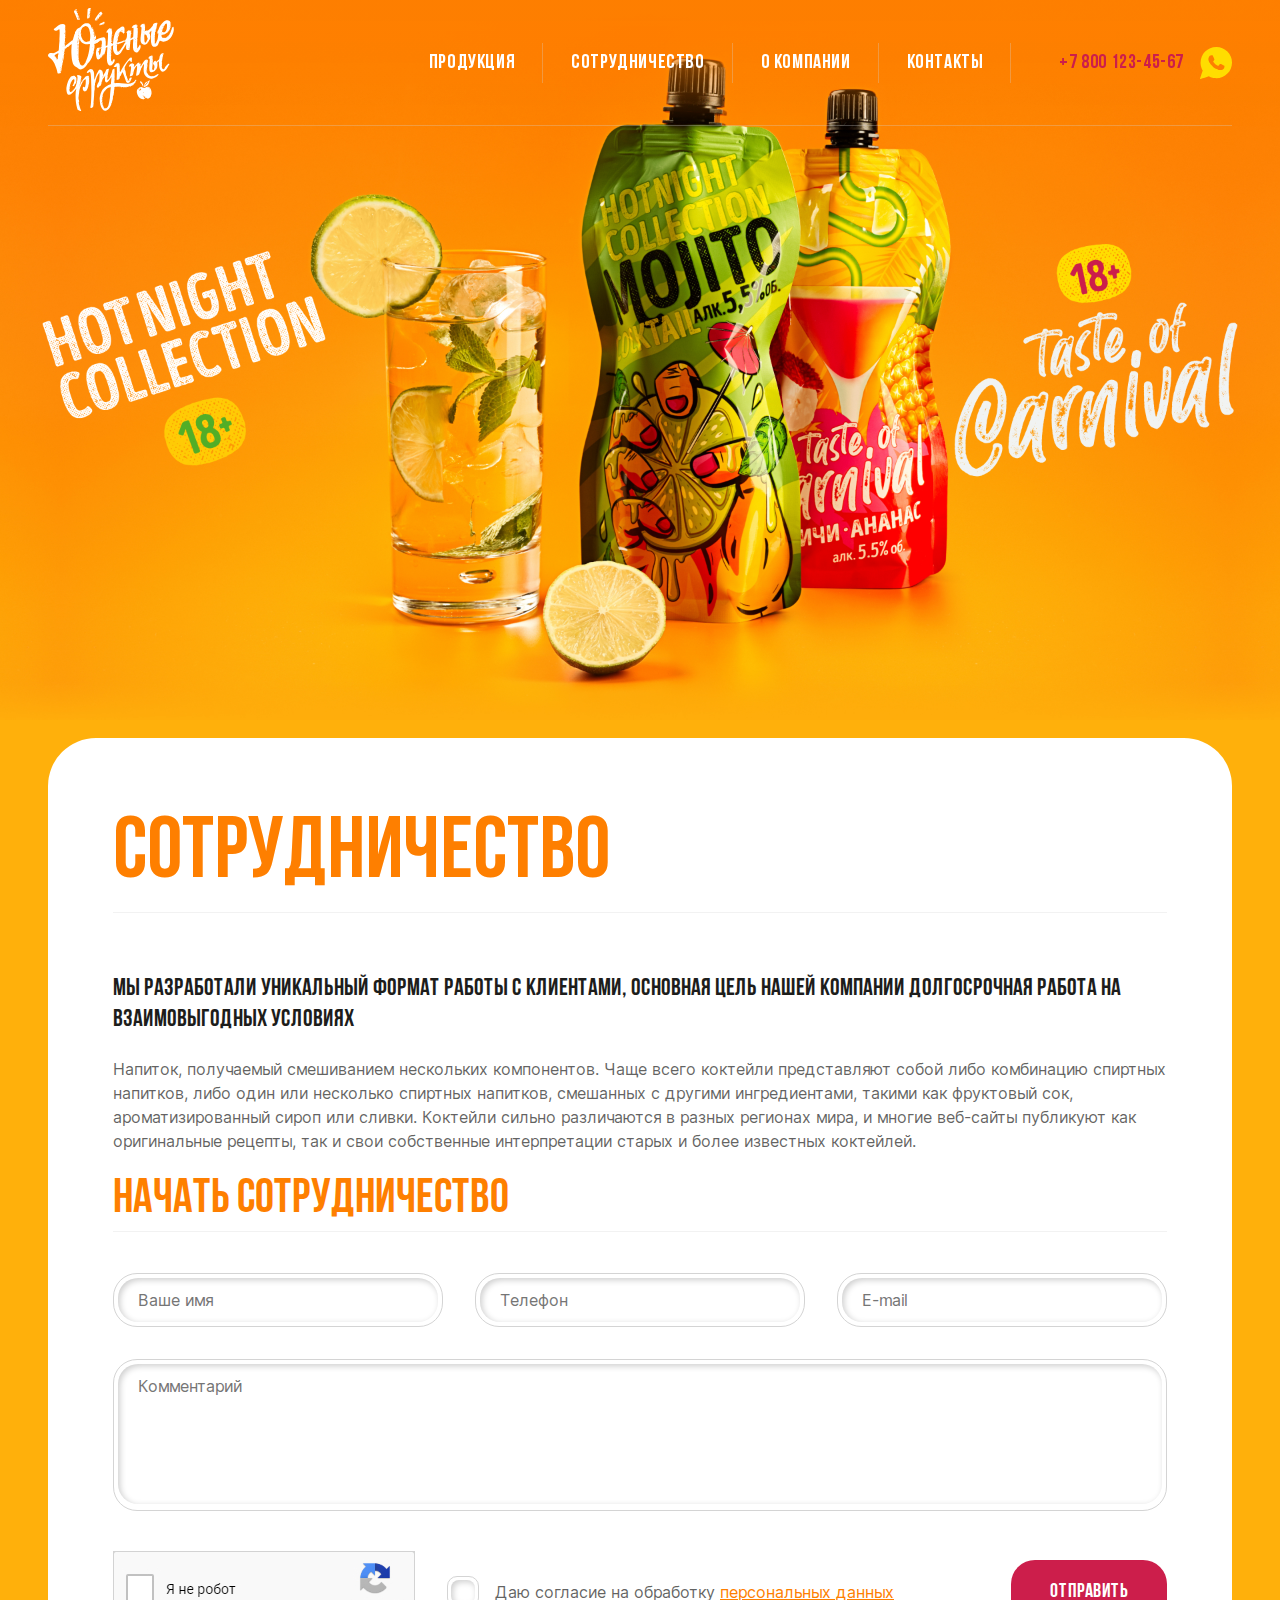
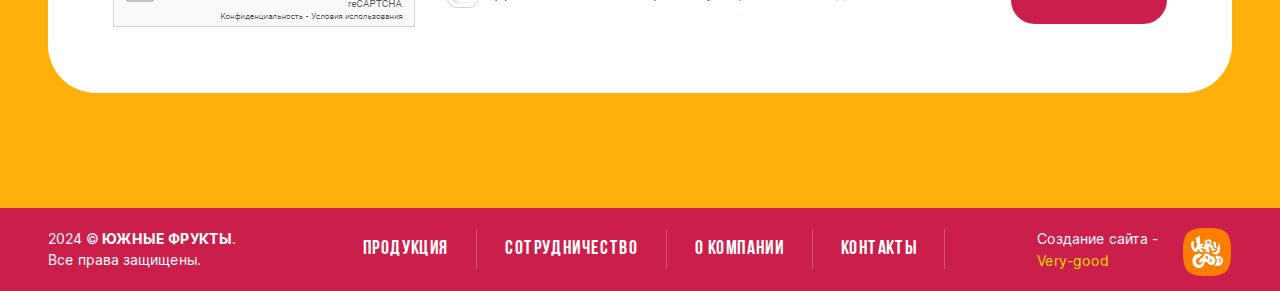
<file: partnerships-page.html>
<!DOCTYPE html>
<html lang="ru">

<head>
  <meta charset="UTF-8">
  <meta name="viewport" content="width=device-width, initial-scale=1.0">
  <title>Сотрудничество</title>

  <link rel="stylesheet" href="./libs/normalize.min.css">
  <link rel="stylesheet" href="./libs/swiper-bundle.min.css">

  <link rel="stylesheet" href="./css/style.min.css">
</head>

<body class="simple-page">

  <header class="header">
    <div class="wrapper">
      <div class="header__wrapper">
        <a class="header__logo" href="./index.html">
          <svg xmlns="http://www.w3.org/2000/svg" viewBox="0 0 126 103" fill="none">
            <g fill="#fff" clip-path="url(#a)">
              <path
                d="M40.758 69.5c-.135-.028-.234-.11-.264-.247-.031-.14.184-.199.215-.06.015.066.045.079.108.092.14.028.081.243-.06.214Zm.108 5.15c-.043.048-.072.105-.1.163-.065.128-.258.015-.193-.112a.892.892 0 0 1 .136-.209c.097-.106.254.052.157.158Zm-8.277.724c-.072.28-.02.569-.23.794-.063.068-.15.026-.178-.041-.002-.002-.004-.002-.006-.005-.108-.114-.003-.202.034-.302.014-.04-.012-.094-.02-.141-.022-.023-.06-.044-.063-.069-.016-.15-.087-.308-.07-.454-.002-.01-.005-.018-.005-.028a1.66 1.66 0 0 1 .089-.485c.021-.067.084-.086.137-.073.064-.014.138.019.133.102-.016.256.248.44.18.702Zm-.407 1.313c-.057.103-.129.19-.128.313a.1.1 0 0 1-.071.102c-.019.074-.055.138-.144.17-.095.034-.132-.069-.155-.147-.056-.186-.018-.323.201-.358a.113.113 0 0 1 .006.006c.044-.09.102-.173.135-.266a.317.317 0 0 1-.19-.093.18.18 0 0 1-.051.008c-.096.001-.136-.064-.128-.158.006-.078.063-.116.127-.114l.012.002c.057-.034.145-.023.17.06.025.084.089.09.167.074.066-.014.146.03.141.107a.658.658 0 0 1-.092.294Zm-.845 1.511c-.136.009-.127-.106-.125-.202l.158-.441.132.406c.017.129-.03.23-.165.237Zm-4.644 3.374c0 .144-.223.143-.223 0v-.067c0-.144.223-.143.223 0v.067Zm-.98 1.097c0 .143-.224.143-.224 0v-.035c0-.143.224-.143.224 0v.035Zm-.828.612c-.033.08-.096.16-.193.149-.093-.012-.136-.095-.163-.175-.03-.089.052-.143.124-.134a.093.093 0 0 1 .092-.02l.01-.002a.145.145 0 0 1 .113.047c.039.038.037.09.017.135Zm-3.471.502c-.017-.223-.192-.366-.033-.62.166.357.166.357.033.62Zm-.27-2.683v-.017c0-.144.222-.143.222 0v.017c0 .143-.223.143-.223 0Zm.082-.529a.397.397 0 0 1 .219-.152c.138-.041.197.174.06.215l-.009.003c.005.059-.03.12-.106.119a.215.215 0 0 1-.124-.032c-.045-.031-.078-.103-.04-.153Zm6.821-8.83c.046-.135.261-.076.215.06a.055.055 0 0 0 0 .058c.047.136-.17.194-.215.06a.266.266 0 0 1 0-.178Zm.27 1.052c0 .057-.036.16-.062.162-.12.009-.165-.08-.18-.228.013-.024.038-.116.074-.12.126-.017.168.083.168.186Zm12.847-2.762c-.07-.119-.133-.219-.078-.368.09-.244.04-.49-.026-.734-.065-.238.02-.554-.295-.663-.29-.1.151-.33-.095-.418-.014-.005-.023-.024-.035-.035-.423-.363-.366.123-.507.419-.105-.49-.425-.485-.704-.54-.23-.047-.33.25-.52.245-.558-.016-.942.303-1.283.656-1.794 1.86-3.484 3.805-4.74 6.084-.056.101-.103.214-.255.204-.136-.195.053-.338.084-.506a.546.546 0 0 0-.07-.039c.002.045-.018.091-.076.106-.06.016-.11.045-.166-.009-.069-.068-.026-.127-.008-.202.034-.144-.053-.281.009-.428.047-.114.154-.227.29-.191.118.03.163.147.173.258l.024-.029c-.071-.27.126-.499.115-.76.024-.04.03-.065.022-.08l.167-.61.106-.618-.018-.369c.012-.114.019-.265-.124-.257-.095.005-.056.156-.043.248l-.011.382c-.003.205.025.415-.102.598-.026.204-.05.408-.075.613-.057.056-.11.154-.172.16-.104.01-.114-.108-.104-.182.068-.502.064-1.039.175-1.5.161-.668.24-1.362.475-2.022.228-.639-.032-1.288-.534-1.427-.555-.154-1.029-.459-1.544-.684a4.138 4.138 0 0 0-1.351-.334c-.661-.051-.944.356-.712.97.17.45.346.91.365 1.392.068 1.704-.248 3.366-.646 5.011-.152.627-.459 1.22-.572 1.85-.175.975-.501 1.894-.898 2.784-.772 1.735-2.051 3.078-3.477 4.296-.223.19-.522.33-.457.75-.165-.284-.332-.31-.547-.113-.226.208-.666.123-.84-.14-.364-.547-.527-1.173-.712-1.79-.022-.073-.028-.175.006-.237.226-.413.034-.956.424-1.321.078-.073.064-.183-.016-.333-.17-.319-.249-.7-.015-1.053.113-.128.09-.262.02-.4-.085-.312.287-.517.228-.785-.154-.698.427-1.236.37-1.907-.01-.124.054-.24.245-.24.267-.002.26-.172.117-.325-.214-.228-.041-.347.038-.57.18-.501.714-.769.797-1.288.097-.6.758-.896.775-1.523.534-.063.492-.797 1.14-.864.606-.061.863-.034.9.632a5.824 5.824 0 0 1-.282 2.213c-.379 1.105-.569 2.287-1.352 3.233-.286.345-.19.706.122.836.457.19 1.297-.167 1.495-.612.312-.704.625-1.41 1.263-1.901.076-.058.178-.165.17-.239-.07-.587.433-.953.569-1.472.071-.274-.072-.451-.04-.684.1-.706.403-1.426-.056-2.122-.017-.026.014-.09.032-.132.25-.585.152-1.022-.326-1.437-.159-.283.299-.216.245-.418-.084-.311-.343.165-.456-.087-.019-.042-.055-.076-.083-.114-.047-.097-.137-.102-.21-.063-.447.236-.44-.218-.364-.327.165-.233.044-.283-.115-.328-.398-.112-.789-.255-1.211-.27-1.577-.056-2.774.642-3.738 1.834-.909 1.124-1.564 2.4-2.076 3.726-.765 1.981-1.314 4.026-1.537 6.158-.182 1.749-.05 3.451.447 5.124.256.861.7 1.62 1.608 1.98 1.071.425 1.926-.04 2.699-.697 1.785-1.516 3.275-3.313 4.799-5.076.078-.091.109-.297.278-.228.19.078.04.231.01.343-.492 1.89-.7 3.817-.723 5.766-.016 1.448.09 2.892.118 4.337.022 1.185.152 2.353.294 3.52.227 1.866.71 3.682 1.201 5.493.19.698.26 1.433.903 1.945.706.561 1.52.81 2.378.935.583.084.895-.386.64-.898-.079-.159-.194-.32-.252-.469-.172-.444-.525-.828-.585-1.282-.062-.47-.185-.877-.468-1.244-.053-.067-.095-.124-.089-.218.033-.504-.14-.967-.36-1.398-.236-.462-.173-1.002-.456-1.456-.1-.16-.082-.521.035-.665.285-.348.105-.51-.146-.714-.177-.144-.235-.418-.043-.505.527-.24.52-.565.291-.997-.044-.083-.075-.216-.038-.29.21-.428-.143-.748-.189-1.122-.018-.155-.235-.148-.211-.308.08-.534-.096-1.052-.09-1.581.002-.245-.035-.5.017-.733.167-.749.223-1.51.258-2.27.03-.66.305-1.256.34-1.938.134-2.676.912-5.22 1.974-7.67.433-.998.962-1.956 1.477-2.916.143-.266-.14-.5.107-.813.462-.585 1.03-1.047 1.517-1.588.188-.21.46-.087.53-.257.125-.296.396-.32.616-.441.23-.127.361-.078.406.212.06.382.046.763.047 1.144.004 1.964-.005 3.926-.583 5.832-.23.754-.711.933-1.345.483-.423-.3-.657-.24-.877.242-.304.67-.26 1.381-.104 2.055.14.605.222 1.218.878 1.67.527.362.978.745 1.547.432.53-.291 1.064-.592 1.43-1.123.266-.39.437-.819.648-1.23.475-.929.826-1.907 1.018-2.935.123-.665-.074-1.41.54-1.95.089-.08.04-.298.102-.429.164-.343-.433.013-.273-.307.083-.165.38-.083.373-.39-.019-.753.02-1.507.025-2.26.002-.245-.141-.48-.077-.734.135-.53-.217-1.11.171-1.623.04-.053-.044-.22-.1-.316ZM56.02 84.325l-.015.017c-.152.238-.318.445-.375.717.014.033.044.06.102.071.085-.262.203-.514.304-.771l-.017-.034Z" />
              <path
                d="M70.025 78.463c.23-.202.436-.03.711-.097-.27.479-.462.233-.712.097Zm-4.32-3.337c-.024.015-.114-.018-.12-.041-.034-.148.04-.245.204-.325.091.178.037.287-.085.366Zm-.222-3.273c-.034-.006-.08-.055-.084-.088-.008-.075.05-.104.139-.109.019.026.061.059.064.094.007.076-.052.115-.119.103Zm-.186-3.516c.012-.034.06-.068.099-.077.049-.011.089.018.079.096-.027.019-.06.056-.1.065-.056.012-.095-.034-.078-.084Zm.094-2.767c.073.003.133.034.128.111-.004.069-.056.124-.129.114-.037-.006-.084-.055-.097-.094-.023-.073.02-.12.098-.13ZM62.789 79.6c-.203 1.88-.43 3.76-.59 5.645-.081.958-.173 1.917-.175 2.885-.002 1.163-.255 2.307-.42 3.456-.241 1.671-.551 3.335-.987 4.965-.32 1.193-.62 2.426-1.66 3.28-.436.358-.9.578-1.462.515-.31-.034-.607-.092-.845.177l-.004-.002c-.025-.179.033-.38-.121-.643l-.1.535-.005.005c-.193.045-.21-.075-.202-.216.01-.188.044-.38-.091-.543-.262-.058-.13.142-.156.237-.023.09-.088.171-.164.154-.118-.026-.113-.17-.077-.238.115-.215.265-.413.2-.678-.198-.121-.291-.326-.35-.524-.067-.227.02-.525-.375-.19-.164.142-.2-.163-.148-.273.134-.286.16-.691-.055-.775a.913.913 0 0 1-.099-.046.312.312 0 0 1-.294-.089c-.132-.142-.041-.28.084-.374.019-.118.05-.238.026-.351a.873.873 0 0 1-.016-.138 1.422 1.422 0 0 1-.24-.08c-.11-.05-.042-.199.057-.207.072-.006.14-.017.204-.034.012-.087.023-.172.023-.261.001-.34-.36-.4-.449-.656.272-.094.36-.332.436-.571.017-.054-.031-.181-.038-.18-.72.087-.248-.538-.453-.753-.1-.112-.29.075-.336-.07-.026-.083.104-.194.226-.228.386-.356.195-.849.13-1.198-.122-.649.055-1.263.027-1.892-.009-.206-.204-.396-.058-.61h.001l-.001.025c.012-.001.02.003.03.004a.21.21 0 0 1 .083-.073c.05-.023.127-.018.153.04.044.1.059.2.064.306a.22.22 0 0 0 .088-.008c-.055-.232.153-.65-.383-.488a.158.158 0 0 1-.024-.018c-.12-.359-.14-.66.328-.794.278-.08.313-.317.218-.56-.075-.191-.152-.378-.144-.588.01-.197-.104-.41.053-.59.006-.019.013-.037.025-.055.128-.484.273-.962.542-1.391l.148-.42c.041-.213.129-.388.263-.579.08-.115.138-.27.236-.37.08-.083.197-.112.277-.188.035-.151.054-.307.05-.47-.003-.083.017-.172.12-.185.17-.02.099.232.28.238.137-.197.015-.585.402-.622.005-.168-.136-.341.003-.524.194.094-.048.456.267.445a.106.106 0 0 0 .028-.026c.121-.1.094-.24.1-.37.007-.147.013-.224.044-.262-.018-.14.038-.271.187-.326.056-.02.121.024.137.078.024.087.022.17.005.253.09-.007.099-.099.135-.167.048-.09.085-.187.125-.28-.038-.091-.037-.185.021-.305.033-.067.121-.065.172-.024.034-.117.068-.215.19-.303.046-.033.128-.01.152.04.185-.035.242-.13.169-.285-.012-.071.028-.14.107-.14.187-.004.19-.327.288-.443a.377.377 0 0 1 .293-.136c.09 0 .172.013.202.112.01.035-.03.116-.02.137.019.035.079.05.142.06.138-.049.268-.115.272-.339 0-.096.076-.107.179-.058.27.13.38.002.322-.261-.006-.025-.004-.047-.005-.07a.1.1 0 0 1-.026-.072c.004-.157.048-.316.19-.4a.114.114 0 0 1 .153.04c.05.083.057.175.061.27.003.062-.012.164.059.185a.1.1 0 0 1 .072.072c.2.037.364-.153.522-.262-.001-.004-.004-.007-.004-.011a1.077 1.077 0 0 1 0-.346c.008-.058.085-.094.137-.078a.441.441 0 0 0 .337-.033c-.002 0-.005-.002-.007-.006-.07-.125.123-.237.193-.112.082.145.028.245-.078.308.02.038.03.08.037.124.17-.002.34.004.506-.035.077-.018.094.179.08.301Zm-8.824 14.948c-.039.104-.054.253-.182.27-.158.02-.144-.14-.182-.24-.108-.28-.155-.544.209-.72-.076.267.254.423.155.69Zm-.538-3.95c-.002-.066.022-.123.108-.128.102.019.098.104.09.18-.005.039-.042.108-.061.107-.093-.004-.135-.073-.137-.16Zm.363-1.988c.05.025.081.085.14.15-.068.032-.122.074-.14.061-.05-.031-.11-.08-.122-.133-.019-.089.058-.111.122-.078Zm.082-.46.09.116c-.035.02-.073.06-.102.054-.033-.007-.058-.054-.087-.084l.1-.086Zm.191 3.678c.02.113.027.254-.111.282-.152.032-.164-.128-.196-.225-.036-.107-.028-.22.08-.288.157.017.208.117.227.232Zm5-21.452c-.01.02-.023.037-.035.055a.114.114 0 0 1-.015.046l-.05.085c-.065.11-.237.035-.205-.086.003-.01.009-.017.012-.026l.002-.005c.026-.065.064-.12.1-.181.07-.125.262-.013.192.112Zm-.262.99c-.129.007-.16-.076-.16-.184.002-.091.039-.15.137-.157.109.02.17.082.171.194.001.097-.06.142-.148.147Zm-.797-4.258c-.144 0-.144-.223 0-.223.143 0 .143.223 0 .223Zm-.176.26c0 .143-.224.143-.224 0v-.017c0-.144.224-.143.224 0v.017Zm-2.657 1.12c-.126 0-.135-.109-.138-.207-.082-.007-.174-.021-.165-.124.008-.08.063-.149.163-.079.1.07.198.142.297.213.001.108-.044.196-.157.197Zm-.11 1.252c-.144 0-.144-.223 0-.223s.144.223 0 .223Zm-.612-1.571c-.02-.09-.06-.221.06-.233.17-.017.127.132.117.237l.188.288c-.306-.015-.306-.015-.365-.292Zm.134.673c.023-.014.022-.009 0 .016-.076.122-.269.01-.193-.112a.258.258 0 0 1 .134-.119c.134-.051.192.164.06.215Zm.016.59c-.042.066-.082.132-.136.19-.063.07-.193.014-.193-.072-.046-.045-.06-.135.007-.187a.4.4 0 0 1 .226-.099c.084-.006.14.1.096.168Zm-.214-4.582c.077.119.11.236-.009.341-.055.049-.13.04-.158-.033-.059-.157.049-.235.166-.308Zm-.23-.788c-.067.02-.124-.02-.123-.094 0-.04.031-.109.056-.113.063-.01.12.023.136.114-.018.026-.036.083-.068.093Zm-.458 9.673c-.152-.151-.203-.287-.007-.443.14.153.132.29.007.443Zm-2.21 4.508c-.05.05-.102.095-.153.142l.002.013c-.038.098-.098.17-.206.183-.091.011-.113-.05-.1-.119a.221.221 0 0 1 .026-.075.09.09 0 0 1 .036-.082 3.32 3.32 0 0 0 .237-.22c.102-.1.26.057.158.158Zm-.733-12.885c-.067.025-.12-.026-.125-.098-.005-.064.012-.125.096-.128.066.007.14.029.135.1-.003.046-.06.108-.106.126Zm-3.614 9.44c-.11-.008-.136-.07-.133-.135.003-.09.052-.168.15-.141.04.01.075.099.08.155a.11.11 0 0 1-.097.121Zm-.459 2.68c-.028.026-.07.043-.108.029a.19.19 0 0 1-.08-.057.108.108 0 0 1-.02-.112c0-.018.004-.037.019-.056v-.002c.052-.067.144-.075.194 0 .036.056.049.15-.005.198Zm-.03.81c-.047.094-.173.054-.204-.027-.022-.056-.02-.12-.02-.18-.001-.08.066-.114.127-.106.071-.016.163.04.142.135-.014.064-.016.118-.045.178Zm-.057.631a.72.72 0 0 0-.03.19.102.102 0 0 1-.05.088c-.019.028-.038.058-.059.059-.065.002-.093-.038-.096-.087a.103.103 0 0 1-.017-.06.977.977 0 0 1 .037-.249c.041-.137.256-.078.215.06Zm-.229-6.941c.023-.036.086-.084.108-.074.065.028.084.094.052.162-.02.043-.04.094-.125.062-.044-.028-.076-.085-.035-.15Zm13.588-9.086c.061-.09.121-.144.232-.157.143-.015.141.208 0 .223-.013.002-.034.039-.039.046-.08.118-.273.007-.193-.112Zm28.213 9.582c.338-.144.204-.37.093-.572-.135-.245-.364-.204-.57-.12-.285.118-.5.332-.656.593-.657 1.1-1.694 1.797-2.788 2.32-1.38.66-2.873.973-4.442.984-2.222.016-4.409-.362-6.62-.46-1.746-.08-3.486-.252-5.237-.181-.185.008-.36.033-.535.098-.593.22-1.108-.084-1.059-.71.037-.469-.07-.952.07-1.402.236-.765.097-1.563.261-2.33.033-.154-.021-.256-.125-.35-.1.022-.209.036-.279-.044-.11-.124-.427-.154-.241-.432.202-.3.25.194.42.093.26-.337.32-.755.213-1.117-.239-.805.01-1.612-.103-2.423-.082-.598.125-1.239-.1-1.855-.041-.114.003-.261.02-.392.08-.62.205-1.231.052-1.865-.07-.29-.062-.612-.026-.912.077-.65-.001-.732-.594-.523-.126.045-.253.086-.378.131-.7.257-1.16.679-1.33 1.466-.155.716-.097 1.48-.359 2.15-.719 1.835-1.37 3.705-2.398 5.407-.56.928-1.306 1.675-2.207 2.345.018-.292-.023-.55.06-.76.113-.286-.143-.516-.047-.775.328-.894.309-1.847.473-2.77-.032-.03-.063-.063-.095-.094-.442-.037-.334-.266-.15-.48.076-.087.225-.113.34-.166-.013-.758.1-1.517.27-2.235.235-.999.455-1.998.665-3.002.256-1.222.117-1.427-1.072-1.123-.587.15-1.285.253-1.535.964-.584 1.673-1.522 3.16-2.446 4.653-.201.326-.49.617-.253 1.052.036.066.04.211-.099.237-.058.011-.126-.024-.189-.038.082-.352-.321-.623-.24-.907.179-.63.008-1.233-.006-1.846-.004-.195-.045-.55-.066-.563-.403-.247-.313-.708-.382-1.032-.14-.653-.357-1.016-1.048-1.162-.181-.039-.317-.077-.452-.244-.62-.765-1.343-.732-2.04-.022-.59.602-.774 1.427-1.268 2.077-.526.69-.907 1.47-1.244 2.264-.604 1.42-1.164 2.858-1.598 4.342-.093.318-.251.617-.436 1.06-.049-.203-.074-.26-.075-.317-.012-1.82-.255-3.633-.2-5.457.029-.925-.294-1.793-.517-2.676-.023-.092-.077-.179-.128-.262-.252-.415-.532-.816-.753-1.247-.174-.34-.497-.426-.79-.56-.272-.125-.276.124-.342.286-.025.062-.106.074-.175.043-.093-.042-.12-.13-.078-.206.249-.444-.07-.388-.325-.364-.896.086-1.65.479-2.312 1.076-.584.527-1.047 1.163-1.584 1.732-.165.176-.43.342-.287.627.132.264.385.39.699.404.798.033 1.464-.246 2.033-.794.382-.367.428-.356.623.145.296.761.482 1.556.555 2.364.142 1.57.292 3.144.342 4.72.134 4.254.269 8.51.3 12.766.02 2.656-.144 5.314-.227 7.97-.05 1.612-.224 3.214-.368 4.819-.08.878-.254 1.733-.447 2.587-.036.16.006.22.164.29 1.105.489 2.255-.014 2.739-1.143.182-.424-.014-.9.127-1.204.34-.732-.124-1.538.33-2.22.028-.041-.018-.169-.068-.22-.167-.17-.126-.38-.1-.567.137-.959.098-1.931.277-2.888.204-1.084.067-2.194.188-3.288.029-.261.245-.517.108-.772-.15-.283-.075-.527.018-.784l.007.005c.15-.066.221-.131.238-.197-.044.013-.088.022-.133.033-.068.016-.145-.032-.141-.107a.57.57 0 0 1 .056-.222l-.007-.005c-.004-.011-.007-.023-.012-.033-.02-.78.206-1.545.116-2.333-.038-.334.322-.655.085-1.02.475-.602.32-1.33.382-2.007.069-.759.045-1.526.11-2.286.082-.928.22-1.85.184-2.788-.009-.212-.067-.493.143-.659.222-.176.253-.409.296-.659.138-.802.252-1.612.449-2.4a21.307 21.307 0 0 1 2.528-5.982c.06-.097.126-.219.22-.26.404-.18.61-.4.268-.817-.058-.07-.05-.158.023-.224.074-.067.167-.065.21.018.146.276.49.56.378.837-.253.623.02 1.22.022 1.814.003 1.537-.162 3.052-.296 4.573-.07.797-.273 1.56-.713 2.259a13.73 13.73 0 0 0-1.52 3.294c-.148.482-.23.974-.08 1.47.143.474.57.787 1 .752.674-.054 1.738-1.05 1.845-1.728.667.168 1.222-.412 1.083-1.128.144-.127.166.233.318.078.108-.111-.004-.203-.015-.305-.04-.355-.204-.762.23-1.006.208-.117.072-.283.103-.425.108-.494-.114-1.092.433-1.455.001.008.001.016.003.023.084.04.092.214.21.166.149-.062.057-.16-.02-.215-.138-.096-.062-.242-.104-.359-.011.012-.016.025-.025.037a.176.176 0 0 1 .025-.062c.082-.313.563-.569.138-.958-.01-.01.026-.11.056-.12.279-.088.198-.342.268-.53.135-.366.14-.808.469-1.07.692-.553 1.113-1.31 1.625-2.003.233-.314.398-.75.887-.842-.012.41-.413.586-.44.964-.1 1.397-.112 2.794.037 4.184.147 1.38 1.42 1.91 2.516 1.044.69-.545 1.338-1.147 1.818-1.908.54-.858 1.115-1.693 1.677-2.537.068-.103.105-.28.285-.2.131.06.08.202.07.314-.168 2.037-.345 4.073-.498 6.112-.02.269-.073.446-.344.521-1.474.41-2.804 1.129-4.11 1.901-2.13 1.26-3.793 2.981-4.928 5.171-.767 1.482-1.158 3.101-1.517 4.726-.22.995-.436 2.008-.339 3.006.107 1.104.147 2.213.286 3.317.33 2.612 1.14 5.01 2.79 7.091 1.132 1.429 2.59 1.694 4.165.788 1.733-.997 2.804-2.548 3.65-4.29.217-.446.349-.926.555-1.38.172-.379.465-.74.415-1.202-.098-.021-.238.081-.288-.077-.046-.145.073-.237.155-.33.178-.2.21.11.337.103.184-.334.235-.676.085-1.04-.052-.126-.175-.31.073-.348.294-.046.327-.284.348-.47a4.57 4.57 0 0 1 .305-1.194c.251-.633.172-1.344.404-1.992.056-.156.064-.449-.026-.514-.303-.22-.162-.481-.07-.667.265-.534.26-1.16.582-1.664.384-.602.144-1.316.38-1.948.156-.416.116-.865.112-1.314-.004-.443-.03-.93.094-1.343.256-.846.385-1.698.424-2.57.005-.13-.002-.251-.09-.375-.125-.173.126-.831.312-.805.496.07.952-.244 1.469-.074.239.08.647.177.795-.268.04-.119.16-.126.24-.037.166.182.364.278.576.342a.11.11 0 0 1 .06-.025c.16-.012.361-.096.525-.067.181.031.308.207.483.264.322.104.601.051.87.158.068-.012.135-.027.202-.047-.307-.224-.765-.13-.837-.578.55-.126.995.12 1.455.307.015.005.027.015.041.021a9.122 9.122 0 0 0-.041.004c-.106.555.377.375.62.494-.007.09-.1.22.038.251.186.044.3-.086.367-.251-.024-.039-.06-.076-.091-.113-.193-.1-.544-.021-.667-.259-.065-.127.127-.24.193-.112.067.13.313.106.44.133a.343.343 0 0 1 .048-.054l-.038-.004.038-.02c.67-.183 1.319.015 1.973.115.355.054.658.31 1.045.254.162-.023.45.09.168-.237-.05-.059-.013-.126.057-.159.066-.03.132-.032.163.047.142.356.513.359.783.551.044-.628.044-.628.615-.383.255.016.447-.105.61-.286.364-.289.584.14.883.176l.032-.023a.469.469 0 0 1-.032.048c.263-.002.488-.055.521-.374l-.025-.01.025-.016c.241-.092.47-.258.746-.177.249.073.446-.024.642-.15.02-.012.041-.018.061-.024a.268.268 0 0 0-.061.05l.064.01c.199-.263.772-.29 1.036-.103l.01-.013c.857-.53 1.716-1.058 2.744-1.328-.077-.073-.114-.13-.167-.154-.1-.045-.263-.036-.254-.184.009-.157.187-.087.272-.139.266-.161.56-.234.89-.288-.123-.138-.285-.217-.159-.39.017-.005.03-.012.046-.017a.132.132 0 0 1 .026-.079c.093-.11.228-.11.334-.196.044-.036.06-.087.094-.13.009-.01.02-.017.03-.025a1.052 1.052 0 0 0-.047-.04c-.003 0-.005.002-.008.003l.008-.028c.295-.07.495-.236.594-.533.064-.188.156-.398.339-.478.376-.166.235-.312.02-.48-.197-.153-.171-.236.033-.4.225-.18.857-.182.457-.76-.007-.01.074-.109.128-.132Z" />
              <path
                d="M82.688 78.523c.04-.16-.69-.245-.781-.01.046.254.29.147.47.153.111-.026.227-.047.308-.104a.119.119 0 0 1 .003-.04ZM109.951 53.962a.56.56 0 0 0-.028.023c.016 0 .023-.01.028-.023Z" />
              <path
                d="M113.432 52.455c-.031-.002-.077-.056-.082-.09-.01-.069.03-.12.123-.137.017.029.052.062.055.099.006.064-.014.135-.096.128Zm-.287 1.11c-.124.006-.148-.143-.108-.222.075-.15-.001-.414.195-.443.189-.029.091.192.125.276-.004.187.013.378-.212.389Zm.073 5.237-.001.28c-.016.045-.028.094-.051.135-.048.086-.02.293-.179.218-.162-.077-.027-.224.027-.335-.038-.132.003-.237.113-.317.024-.219-.046-.45.085-.657.068.226.087.45.006.676Zm.227-9.06c.075.007.078.09.078.156-.001.066-.004.138-.086.15-.096.014-.102-.07-.099-.13.004-.073-.02-.188.107-.176Zm-4.803 8.911c-.03 0-.085-.05-.088-.082-.005-.068.044-.114.13-.134.023.028.072.06.076.096.007.072-.051.12-.118.12Zm-.101 2.013a.275.275 0 0 1-.032.078c-.038.066-.121.068-.175.023l-.001-.002c-.03-.024-.039-.072-.029-.108l.005-.016c.003-.013.01-.023.016-.032l.001-.002c.028-.14.243-.08.215.06Zm-.222-6.349c.013-.048.076-.087.126-.116.011-.006.058.05.075.065.007.095-.024.145-.096.16-.091.02-.119-.056-.105-.109Zm-4.294-4.168c-.05-.115-.04-.183.033-.28.065-.088.193-.043.211.034.103.13.1.298.082.46-.011.098-.155.166-.208.056a2.002 2.002 0 0 1-.093-.234.09.09 0 0 1-.025-.036Zm-.11 2.075c-.082-.005-.12-.059-.122-.128-.003-.089.03-.17.142-.142.068.017.113.07.101.152-.01.066-.036.122-.121.117Zm-.166 2.805c-.012.002-.016 0-.02 0-.003.006-.007.012-.008.02-.04.137-.255.078-.215-.06.033-.115.115-.198.243-.182.141.017.142.24 0 .222Zm-.142 6.38a.338.338 0 0 1 0-.195c.035-.139.251-.08.216.06a.084.084 0 0 0 0 .075c.045.137-.17.195-.216.06Zm.079-7.991c.101 0 .135.073.128.163-.005.067-.032.125-.11.143-.095-.019-.117-.102-.127-.177-.009-.068.033-.13.109-.13Zm.015-.796c.082.01.103.074.109.137.007.065-.009.132-.099.126-.081-.005-.11-.071-.113-.132-.003-.06.015-.13.103-.13Zm.014-4.618c.012-.008.027-.01.04-.014l.016-.006c.006-.001.01-.005.016-.006h.02c.063 0 .121.036.121.108 0 .082-.015.15-.049.225-.046.101-.213.05-.208-.057.001-.031.006-.063.009-.094-.029-.05-.019-.122.035-.156Zm.323.816c.068.19.028.33-.092.448-.011.011-.108-.027-.114-.054-.042-.178.06-.285.206-.394Zm10.071-2.282a.104.104 0 0 1 .081-.073l.015-.038c.031-.072.127-.063.175-.023.044.037.074.083.057.142-.013.047-.049.054-.074.083a2.572 2.572 0 0 0-.089.272c-.032.121-.222.095-.219-.03.002-.113.021-.226.054-.333Zm7.302 9.474c-.136-.136-.858-.239-1.188-.178-.116.135-.13.367-.273.475-.092.07-.121.03-.216.052-.047.01-.048-.036-.101-.022-.417.114-.088.099-.206.188-.155.117-.299.161-.333.377-.01.06-.084.093-.138.078a1.613 1.613 0 0 1-.134-.065 6.33 6.33 0 0 0-.292.367c-.011.058-.019.106-.027.132-.088.29-.246.447-.526.567a.122.122 0 0 1-.051.01c-.109.098-.223.19-.358.262-.042.172-.027.351-.026.526 0 .111-.153.151-.208.056a.487.487 0 0 1-.039-.083c-.197.367-.404.727-.483 1.163-.082.454-.464.795-.851 1.073-.309.222-.637.236-.917-.013-.274-.244-.498-.419-.734.14-.172-.672-.245-1.244-.369-1.804a3.748 3.748 0 0 1-.094-.976c.033-.7.416-1.408-.077-2.092-.024-.034.008-.133.043-.18.239-.317.027-.759.304-1.07.057-.064.024-.24-.11-.201-.457.13-.22-.12-.161-.273.054-.138.188-.291.16-.406-.235-.952.338-1.827.247-2.771-.02-.215-.007-.53.183-.744.094.03.205.18.28.029.062-.127-.106-.166-.187-.232-.155-.146-.156-.313-.076-.497.311-.712.294-1.503.538-2.232.026-.078.097-.205.073-.226-.309-.268.01-.41.128-.55.364-.429.328-.802-.146-1.118-.192-.127-.09-.287.018-.357.203-.132.44-.263.661-.006-.091.187-.126.374.004.677.112-.29.222-.462.215-.678.101-.123.181-.264.049-.4-.099-.1-.242-.049-.376-.047-.443.007-.763.338-1.174.412-.843.151-1.533.545-1.988 1.28-.614.989-.994 2.07-1.051 3.23-.052 1.06-.58 1.799-1.389 2.405-.396.296-.795.594-1.16.926a2.025 2.025 0 0 0-.191.535l-.001.02a.111.111 0 0 1-.008.038c-.01.054-.02.108-.026.164-.014.142-.237.143-.223 0 .009-.09.023-.176.04-.26.007-.06.015-.136-.015-.171-.315.154-.604.069-.706-.323-.18-.697-.542-.328-.857-.241-.515.141-.806.52-1.089.911-.048.253-.093.524-.399.517a1.978 1.978 0 0 1-.313.287c-.042.029-.035.123-.054.186-.07.24-.078.459-.043.665a.153.153 0 0 0 .121-.047c.082-.07.214-.005.186.108-.06.238-.1.446.025.663.074.1.155.198.246.293.332.346.66.686.803 1.177.314 1.077.19 2.101-.283 3.1-.126.266-.287.512-.255.84.016.163-.047.383-.293.394-.205.008-.471.186-.566-.187-.02-.077-.156-.192-.216-.18-.528.104-.452-.3-.547-.592-.107-.33-.129-.627.066-.932.101-.159.067-.353.062-.537-.008-.326-.084-.684.021-.974.295-.82.204-1.669.264-2.503.071-.969.072-1.96.21-2.906.139-.957-.235-1.831-.125-2.763.078-.652-.087-1.33-.069-1.993.018-.69-.225-1.17-.713-1.055-.981.229-2.002.423-2.729 1.226-.407.448-.745.938-.79 1.57-.017.23.005.39.316.353.703-.082.974.213 1.002.915.041 1-.075 1.986-.157 2.978-.093 1.107-.146 2.217-.236 3.323-.133 1.628-.1 3.25.211 4.854.158.816.915 1.49 1.696 1.543.953.064 1.905-.048 2.616-.74.533-.52 1.353-.752 1.608-1.557a.222.222 0 0 1 .147-.126c.713-.115.877-.73 1.129-1.248.856-1.763.889-3.623.589-5.51-.06-.379.027-.632.383-.797.095-.044.155-.164.231-.249.018-.117-.165-.28-.012-.33.146-.05.103.142.117.24.207-.043.314-.235.489-.327.111-.057.153-.263.312-.194.152.065.088.236.084.36-.063 1.868.121 3.716.388 5.562.19 1.308.766 2.432 1.587 3.43.856 1.04 2.125 1.223 3.28.56 1.439-.827 2.374-2.105 3.188-3.498.683-1.17 1.104-2.492 2.046-3.514.069-.075.1-.17.009-.262ZM99.122 62.272c.204-.012.129-.223.175-.346.039-.102.072-.28-.08-.274-.242.01-.062.283-.179.383-.03.108-.045.244.084.237ZM99.213 63.219c.15-.144.17-.297.017-.534-.104.194-.28.295-.18.509.025.054.096.088.163.025Z" />
              <path
                d="M98.316 59.554c-.003.026-.081.073-.101.063-.175-.088-.235-.232-.216-.455.228.075.342.184.317.392Zm-.283 4.821c-.144 0-.144-.223 0-.223s.143.223 0 .223Zm-.767-3.146c-.077-.002-.112-.06-.102-.13.01-.073.07-.103.139-.103.083 0 .103.057.102.127-.02.072-.071.108-.14.106Zm.001.358.016-.011c-.111.088-.27-.068-.158-.158a.266.266 0 0 1 .083-.045c.136-.05.194.166.06.215Zm-2.577-4.194c-.046.026-.056.07-.067.118-.032.14-.247.08-.216-.059a.37.37 0 0 1 .17-.252c.124-.072.237.12.113.193Zm-2.107 1.481c-.022.121-.064.248-.214.193-.103-.037-.07-.126.02-.178.001-.017.002-.033.005-.049.032-.15-.055-.336.122-.442.027-.016.101 0 .122.026.13.165-.01.303-.055.45Zm-.33-1.159c-.336-.485-.348-.624-.078-.81.17.047.286.113.105.288l-.027.522Zm-1.42 5.054c-.074-.002-.115-.054-.077-.122.015-.027.083-.044.12-.035.032.006.056.055.096.1-.06.026-.1.058-.139.057Zm-4.92-4.296c-.023.142-.237.081-.215-.06.011-.069.053-.172-.005-.228-.103-.1.055-.258.158-.158.13.127.088.286.062.446Zm-.283-1.797c.012-.04.02-.08.034-.118.052-.132.268-.074.215.06-.015.038-.022.078-.033.117-.04.138-.255.08-.216-.059Zm-.664 7.515c-.1-.091-.062-.204.017-.293.095-.107.252.05.157.158a.66.66 0 0 0-.016-.023c.106.097-.053.254-.158.158Zm.04.483c-.071.125-.264.013-.193-.112a.171.171 0 0 0 .022-.117c-.024-.14.191-.2.216-.06a.418.418 0 0 1-.045.289Zm13.9-12.804c.076.075.155.173.14.287a.19.19 0 0 1-.138.164.17.17 0 0 1-.196-.081c-.038-.075-.013-.156.029-.224-.08-.101.067-.243.165-.146Zm.28 4.69c.11.009.213.055.199.17-.014.117.01.294-.167.31-.13.012-.208-.089-.206-.224.001-.12.035-.227.174-.257Zm.025.849-.037.03c-.01.186-.092.357-.309.319-.063-.011-.087-.082-.078-.137.03-.159.147-.27.266-.37.11-.091.268.066.158.158Zm-.118.939a1.12 1.12 0 0 0-.09.31c-.023.142-.237.082-.216-.059a1.31 1.31 0 0 1 .113-.363c.062-.13.254-.017.193.112Zm11.376 7.703c-.16-.154-.348-.031-.517.026-1.332.45-2.467 1.288-3.727 1.877-.244.114-.605.395-.764.228-.441-.463-.465-.026-.637.247-.135-.366-.424-.318-.709-.303-.433.023-.858.134-1.301.032-.758-.175-1.467-.365-2.087-.925-.464-.419-.527-1.136-1.165-1.39-.093-.036-.03-.219-.053-.326-.083-.37-.195-.818-.528-.949-.226-.088-.276-.228-.294-.342-.164-1.01-.192-2.02.156-3.003.052-.147.078-.285.07-.434.089-.122.193-.243.043-.412-.176.117-.13.275-.147.41-.2-.356-.144-.667.168-.9.091-.069.13-.163.107-.26-.115-.503.216-.91.29-1.373.13-.82.359-1.632.025-2.454-.358.003-.35-.173-.208-.417.71-.547.582-1.37.644-2.106.02-.232.132-.463.07-.715-.08-.33-.142-.645-.512-.793a2.887 2.887 0 0 0-.62-.172c-.086.046-.157.114-.239.177-.059.046-.17.043-.186-.049-.018-.096-.06-.142-.161-.137a1.555 1.555 0 0 0-.475.137 3.75 3.75 0 0 0-1.302 1.055c-.68.867-1.19 1.843-1.847 2.723a16.12 16.12 0 0 0-1.52 2.457c-.073.148-.136.305-.326.338-.333-.502-.062-1.084-.221-1.608-.016-.053.024-.147.107-.228.296-.29.105-.96-.272-1.055-.088.126-.31.097-.336.313-.014.122.063.337-.158.345-.224.007-.258-.218-.333-.372-.024-.051.005-.128.01-.193l-.117-.212c-.077-.353-.162-.704-.374-.999-.258.1.02.574-.319.466-.582-.186-.95.154-1.246.478-.838.918-1.706 1.814-2.394 2.86-.27.412-.608.781-.987 1.261-.005-1.147.23-2.15-.004-3.15-.098-.137-.151-.332-.382-.305-.218.148-.379.14-.46-.149-.032-.114-.106-.2-.25-.16l-.104.295c-.013.127-.03.303-.188.267-.187-.043-.015-.171-.003-.263-.156-.183.407-.487-.103-.611-.226.146-.73-.203-.678.499-.188-.51-.41-.354-.69-.215-1.091.543-1.72 1.487-2.258 2.516-.09.174-.124.342.035.504.149.15.32.16.507.101.062-.02.117-.06.176-.09.96-.454 1.317-.233 1.416.842.073.787-.133 1.545-.195 2.318a32.31 32.31 0 0 1-1.052 5.965c-.114.414.044.596.426.564.802-.068 1.59-.243 2.21-.788.408-.358.54-.846.672-1.406.182-.766.357-1.536.506-2.312.39-2.034 1.39-3.782 2.579-5.438.148-.206.308-.568.55-.495.24.073.276.45.303.732.146 1.521-.253 3-.382 4.499-.12 1.401-.397 2.79-.602 4.185-.04.28.128.404.378.41 1.392.035 2.737-.937 3.1-2.306.232-.875.634-1.685.818-2.592.119-.585.448-1.217.708-1.817.111-.255.195-.484-.098-.774.409.063.513-.142.62-.389.44-1.024 1.061-1.953 1.6-2.925.111-.2.277-.372.426-.55.073-.088.163-.187.296-.109.099.058.097.16.088.264-.05.612-.073 1.228-.15 1.836-.224 1.789-.482 3.57-.185 5.381.178 1.089.435 2.135.962 3.118 1.523 2.846 4.834 4.54 8.087 3.591 1.58-.46 3.082-1.046 4.337-2.145.539-.473 1.036-.988 1.345-1.645.079-.166.211-.38.031-.556Z" />
              <path
                d="M82.013 72.4c-.136.252-.25.583-.497.749-.12.08-.231-.113-.113-.192a.63.63 0 0 0 .179-.22l.044-.101.006.012.004-.008c.064-.116.121-.235.184-.352.068-.126.26-.014.193.112Zm-2.458-.11c-.025.125-.068.263-.164.352a.115.115 0 0 1-.044.026c-.067.09-.137.186-.143.3-.004.077-.068.122-.141.108-.23-.045-.3-.294-.193-.485.04-.074.116-.143.207-.121.044.01.072.039.093.072.067-.097.136-.195.17-.312.04-.139.242-.08.215.06Zm-1.875-6.768a.275.275 0 0 1-.048.069c-.086.09-.252-.034-.175-.135.052-.069.08-.126.07-.214-.018-.142.206-.14.222 0a.422.422 0 0 1-.07.28Zm-1.714-3.48c.065-.198.133-.278.268-.252.025.005.064.078.054.1-.055.114-.165.12-.322.152Zm-.048.9c-.189-.201-.238-.341-.141-.5.013-.022.106-.03.123-.011.116.137.074.283.018.51Zm-.68-1.2a.214.214 0 0 1-.128-.128c-.019-.072.046-.11.12-.115.07.014.12.056.124.127.003.073-.043.137-.116.117Zm-3.85 7.772h.002a.102.102 0 0 0-.02.043c-.03.14-.245.08-.216-.06a.253.253 0 0 1 .043-.096c.047-.06.115-.071.175-.022l.003.002c.05.04.044.094.014.133Zm-.368-4.783c-.047.042-.104.033-.143.004h-.005c-.089.006-.106-.065-.086-.13.008-.025.046-.057.075-.068-.066-.125.125-.236.193-.11.054.099.055.224-.034.303Zm-.04 5.803c-.066.038-.152-.004-.214-.034-.123-.06-.025-.234.096-.196l.001-.018c.006-.143.23-.143.223 0-.003.084-.023.202-.106.248Zm12.403-.976c-.635-.22-1.48.084-1.788.737-.282.6-.7 1.162-.692 1.873.003.211-.177.312-.287.45-.138.172-.24.181-.344-.068-.208-.503-.53-.957-.668-1.49-.143-.558-.39-1.076-.588-1.612a.48.48 0 0 1-.032-.289c.09-.38-.062-.69-.303-.97-.087.087-.122.29-.289.203-.08-.042-.011-.166.088-.213.035-.348.05-.688-.048-1.036-.047-.17-.111-.246-.192-.257-.065.1-.11.178-.074.297.022.071.065.135.087.206.057.185.017.38-.017.565-.02.102-.155.098-.204.027a.794.794 0 0 1-.134-.513c.004-.078.017-.156.038-.231.002-.007.006-.011.009-.017l-.007-.02c-.04-.16.025-.296.11-.428a.11.11 0 0 1 .032-.032c-.061-.588-.12-1.181-.192-1.773-.01-.09-.107-.165-.153-.253-.037-.07-.1-.163-.079-.222.222-.641-.216-1.165-.32-1.745-.044-.243-.246-.544-.459-.646-.243-.117-.23-.19-.138-.37.18-.355.202-.742.034-1.085-.352-.716-.082-1.336.201-1.978.82-1.855 2.035-3.46 3.231-5.074.34-.458.805-.783 1.333-1.022.368-.166.567-.163.67.302.107.476.353.898.882 1.056.47.14.782-.13.71-.595-.032-.21-.013-.431.001-.646.053-.811.13-1.621.166-2.433.023-.513-.245-.748-.766-.76-.33-.009-.617.112-.896.266-.744.408-1.345.985-1.868 1.637-.956 1.192-1.898 2.393-2.782 3.643-1.317 1.863-2.546 3.771-3.605 5.79-.509.97-1.078 1.908-1.628 2.855-.072.125-.2.383-.352.158-.168-.249-.383-.49-.33-.877.095-.701.18-1.417-.058-2.116-.052-.153.028-.28.064-.423.11-.439.224-.9-.248-1.235-.132-.094-.023-.218.004-.318.041-.152.11-.052.167.002.005.075.003.188.102.165.141-.034.086-.167.08-.268.009-.05.037-.106.023-.147-.279-.776-.12-1.62-.4-2.405-.105-.293-.059-.63-.392-.787-.19.072-.03.422-.284.349-.27-.078-.012-.275-.02-.417-.005-.092.06-.186.084-.282.026-.102.012-.207-.07-.274-.105-.085-.181.008-.257.07-.124.1-.321.31-.364.283-.488-.312-.837.211-1.272.185-.497-.03-.835.292-1.145.617-.217.227-.392.495-.584.745-.373.488-.686 1.032-1.204 1.389-.353.242-.267.432.009.655.589.478 1.571.424 2.268-.123.11-.087.175-.297.353-.225.179.073.153.275.164.438.243 3.488.19 6.978-.025 10.464-.042.676.04 1.363-.144 2.033-.075.27.108.339.35.334.708-.013 1.39-.136 2.003-.507.699-.423 1.032-1.066.84-1.796-.17-.647.19-1.098.581-1.412.295-.238.457-.495.592-.799.413-.923.83-1.844 1.325-2.728.068-.121.124-.308.314-.267.15.032.147.2.193.323.412 1.103.848 2.197 1.24 3.308.638 1.814 1.224 3.647 1.939 5.434.257.644.632 1.204 1.258 1.563.738.424 1.427.344 2.06-.225.567-.51.951-1.137 1.31-1.801.434-.804.618-1.713 1.13-2.485.213-.32.024-.6-.343-.727ZM90.47 42.255c-.033-.003-.083-.058-.083-.09 0-.069.049-.113.14-.122.021.029.07.065.069.1a.112.112 0 0 1-.127.112Zm-.39.466c-.031-.014-.065-.077-.058-.109.014-.066.071-.114.143-.088.032.01.048.066.066.093-.037.076-.075.138-.151.104Zm-.979-24.734c.043-.01.09.002.116.048a.44.44 0 0 1 .049.225c0 .142-.217.142-.222.004-.01 0-.019.002-.029 0-.091-.027-.105-.125-.108-.206-.003-.113.134-.136.194-.07Zm-.222 1.274a.508.508 0 0 1-.226.209c-.088.038-.229-.053-.153-.153.064-.084.13-.166.204-.242.081-.083.199.006.186.097a.098.098 0 0 1-.011.089Zm-.39 22.015c-.06.087-.207.06-.207-.056v-.076l-.002-.003c-.08-.12.113-.23.193-.112.055.082.085.148.017.247Zm-.275-23.455c-.004-.074.075-.123.141-.107.004 0 .006.003.009.004a.112.112 0 0 1 .091.025.42.42 0 0 1 .151.315c.005.087-.097.134-.167.096a.395.395 0 0 1-.225-.333Zm-.506 14.117c-.033.037-.131.06-.17.037-.237-.133-.136-.372-.157-.571-.004-.04.04-.083.062-.125.045-.122.154-.208.248-.117.11.106-.014.19-.114.248l-.012.047c-.047.19.345.253.143.482Zm-.167 2.421c-.09.005-.163-.034-.172-.126-.012-.117.064-.173.175-.17.093.002.143.058.154.154-.013.086-.066.138-.157.142Zm-.108 8.265a.317.317 0 0 1-.067-.015.114.114 0 0 1-.045-.027.183.183 0 0 1-.033-.018c-.114-.084-.003-.277.113-.192.027.02.06.028.088.045.087.052.06.222-.056.207Zm.042-9.513c.097.006.122.085.128.17-.017.098-.034.2-.165.192-.1-.006-.126-.09-.122-.172.004-.098.03-.2.159-.19Zm-.002-2.657c.075-.01.115.04.125.113-.018.068-.06.122-.132.114-.034-.004-.084-.05-.091-.085a.114.114 0 0 1 .098-.142Zm-.912.115a.116.116 0 0 1-.135.018c-.068-.036-.08-.085-.102-.151-.021-.062.012-.106.058-.125.036-.055.11-.082.162-.017.031.038.072.061.086.112.017.067-.021.121-.069.163Zm.033.36c0 .143-.223.143-.223 0v-.05c0-.144.223-.144.223 0v.05Zm-4.492-4.764c-.144 0-.144-.223 0-.223s.144.223 0 .223Zm-.212 9.305c-.032-.004-.08-.063-.082-.1-.006-.067.04-.125.114-.118.035.004.065.056.09.08-.015.086-.048.146-.122.138Zm.014-5.623c.075-.016.11.018.103.068a.162.162 0 0 1-.07.105c-.061.033-.085-.023-.08-.068.003-.04.033-.076.047-.105Zm-.433 9.95a.128.128 0 0 1-.13.017c-.068-.01-.134-.085-.096-.169.049-.107.086-.178.214-.19.08-.008.118.077.108.141-.013.086-.024.145-.096.2Zm-.394-1.327a.627.627 0 0 1 .038-.165c.045-.128.24-.08.218.042l.001.005c.011.098.014.163-.089.214-.069.034-.175-.006-.168-.096Zm.15-13.164c.048-.073.189-.075.205.026a.251.251 0 0 1-.014.137c.035.052.01.122-.038.155-.004.052-.038.103-.106.103-.103 0-.131-.114-.087-.179-.038-.071-.012-.16.04-.242Zm-.4 15.59c-.11-.197-.26-.321-.189-.483-.029-.118-.025-.243.049-.346.048-.066.147-.077.192 0a.445.445 0 0 1 .026.4c.03.114-.016.25-.079.43Zm-.332-2.05a.213.213 0 0 1-.111-.14c-.015-.087.067-.093.123-.1.09.015.12.07.118.142-.002.082-.063.126-.13.099Zm.167-1.087c.052.067.11.11.12.161.014.07-.044.134-.114.108-.047-.018-.083-.09-.1-.145-.008-.023.047-.065.094-.124Zm-3.137-4.464c-.176.164-.374.053-.616.052.121-.19.182-.357.301-.45.11-.087.24-.333.4-.17.168.17.095.4-.085.568Zm-.186 1.087a.095.095 0 0 1-.058.019.39.39 0 0 1-.118.129c.108.152-.186.436-.383.567-.129.086-.239.159-.31.3a36.781 36.781 0 0 1-2.818 4.691c-.45.635-.971 1.23-1.363 1.879-.253.42-.917.482-.868 1.09-.48.02-.529.751-1.069.655-.543-.097-.929-.37-1.099-.938-.26-.872-.379-1.753-.275-2.617-.08-1.007.12-1.958.134-2.917.007-.452.103-.906-.008-1.359-.019-.077-.032-.18.084-.19.055-.006.128.032.17.073.536.535.515.502 1.198.111.423-.24.876-.526 1.4-.449.264.04.38-.166.58-.225.532-.157 1.096-.159 1.615-.376.16-.067.316-.12.396-.27.102-.193.168-.373.408-.119.08.084.198-.038.239-.112.252-.452.787-.453 1.149-.728.12-.091.242-.142.354.069.12.226.14.485.313.705.005-.003.007-.008.013-.011.076-.044.094-.138.124-.214a.484.484 0 0 1 .164-.225c.047-.035.125-.008.152.04.094.166.02.317-.124.422Zm-6.094 10.002c-.056-.002-.117-.05-.111-.111a.546.546 0 0 1 .082-.242c.004-.006.01-.01.014-.015a.103.103 0 0 1-.005-.065.104.104 0 0 1-.037-.053.339.339 0 0 1 .017-.194c.034-.104.165-.094.208-.024a.098.098 0 0 1 .041.117.447.447 0 0 1-.04.1l.012.016c.096.18.092.482-.181.471Zm-1.774-.257c-.048.057-.129.06-.17-.003-.104-.159-.063-.309.084-.486.075.188.231.316.086.489Zm-.522-.459c-.106-.005-.156-.067-.174-.148-.02-.088.014-.164.113-.174.096-.009.144.057.158.144.013.086-.006.158-.097.178Zm-.302-4.786c-.081-.139-.022-.255.017-.376.049.01.095.005.106.023.098.163.015.266-.123.353Zm-.078-1.932c.007-.039.06-.097.094-.097.068-.001.115.05.114.145-.027.023-.061.075-.098.078-.075.004-.124-.053-.11-.126Zm-.125-.554c-.014-.137.014-.26.177-.295.117.005.186.067.2.176.02.155-.074.25-.205.29-.133.04-.163-.075-.172-.171Zm-.214-5.175c-.006.012-.015.017-.022.024-.01.042-.047.072-.095.085-.07.018-.144-.007-.136-.088a.087.087 0 0 1 .011-.03.095.095 0 0 1-.034-.08.507.507 0 0 1 .066-.242c.035-.06.127-.077.175-.023.099.11.105.226.035.354Zm-.158 1.307a.098.098 0 0 1-.084.074c-.024.052-.067.082-.14.074-.078-.008-.11-.069-.106-.132a.147.147 0 0 1 .041-.102c-.019-.1.026-.178.152-.22.054-.019.124.021.137.078a.456.456 0 0 1 0 .228Zm-.194.966c-.03-.056-.067-.094-.068-.132-.001-.069.04-.123.115-.08.03.017.056.078.051.115-.004.032-.055.057-.098.097Zm-.201 4.15a.212.212 0 0 1-.11-.137c-.015-.085.062-.102.13-.096.08.006.1.068.108.136-.007.08-.062.125-.128.097Zm-2.836-.566c-.026-.008-.058-.073-.052-.106.01-.06.032-.144.123-.104.036.015.055.07.074.098-.017.098-.074.132-.145.112ZM63.07 39.63l.06-.648c-.143-.176-.35-.34-.118-.59.085-.107.08-.298.29-.3.096.163-.118.256-.09.399l.084.492c.254.308-.138.429-.226.647Zm-.14 2.7c-.009.12-.043.253-.183.225-.125-.026-.192-.202-.123-.28.264-.301.064-.671.184-.987-.061-.143-.092-.29.05-.4.062-.046.18-.068.225.008.102.17.04.343-.045.507.058.32-.084.617-.108.928Zm-.216 1.609c-.162.361-.003.768-.204 1.131-.168-.363.144-.752-.085-1.117-.033-.053.053-.156.144-.165.099-.01.176.08.145.15Zm-.48 7.127c-.078-.015-.11-.07-.108-.14.002-.083.064-.125.13-.097.05.02.104.086.112.139.013.084-.065.097-.134.098Zm-.283-10.551c-.117.013-.16-.051-.167-.142-.007-.098-.012-.21.108-.243.125-.034.178.06.193.163.015.107-.03.193-.134.222Zm-.12 5.951c-.018.071-.065.104-.137.102-.067-.03-.105-.084-.066-.147.029-.047.094-.109.137-.104.061.006.083.081.066.15Zm1.215-14.456c.033.011.066.077.065.117-.001.06-.019.139-.11.12-.076-.016-.093-.079-.088-.149.007-.084.068-.112.133-.088Zm.196-1.706c.06-.015.13.01.136.1-.02.096-.06.187-.156.227-.08.034-.111-.024-.114-.098-.005-.106.024-.2.134-.229Zm.097-9.463c.132.012.204.104.203.23-.001.083-.06.145-.147.153-.143-.04-.182-.144-.181-.264 0-.071.054-.126.125-.12Zm.241 1.135a1.303 1.303 0 0 1-.119.157c-.097.106-.254-.052-.158-.157.032-.035.058-.073.084-.112.08-.119.273-.007.193.112Zm-.46 13.807a.206.206 0 0 1 .107-.13c.092-.034.089.055.106.108-.013.066-.024.132-.104.138-.081.008-.123-.051-.11-.116Zm.894 17.694c.134-.06.222.003.293.111-.04.112-.088.23-.238.176-.16-.058-.096-.18-.055-.287ZM61.17 48.28c-.068 0-.132-.045-.117-.113.01-.047.073-.111.118-.116.043-.004.092.06.126.085-.012.103-.058.144-.127.144Zm-3.583-7.58c-.009.087-.082.104-.142.097-.02-.003-.046-.04-.059-.076-.038-.036-.052-.094-.01-.142-.052-.017-.092-.064-.072-.13.032-.108.074-.17.192-.183.038-.005.078.024.096.055.07.118.069.243-.005.347 0 .01.002.02 0 .031Zm-1.043 4.136a.479.479 0 0 1-.228.2l-.005.009a.255.255 0 0 1-.17.036c-.07.037-.152-.022-.16-.093-.001-.003-.004-.004-.006-.006l.008-.009a.102.102 0 0 1 .03-.069c.122-.123.248-.245.434-.235.081.004.144.092.097.167Zm-1.963 1.648c0 .144-.224.143-.224 0v-.017c0-.143.224-.143.224 0v.017Zm-6.324-12.422a.395.395 0 0 1-.219.13.11.11 0 0 1-.053 0 .161.161 0 0 1-.092.021c-.054-.002-.103-.02-.126-.058-.064-.042-.088-.142 0-.183.13-.062.266-.096.41-.1.105-.003.138.12.08.19Zm-2.012-1.288c-.075.016-.122-.048-.118-.12.003-.073.056-.123.129-.126.075-.004.122.038.122.148-.034.027-.078.087-.133.098Zm-.134-.7a.213.213 0 0 1-.122.128c-.06.018-.133-.016-.13-.102.005-.091.058-.145.15-.158.087.004.118.073.102.132Zm.408 5.127c.022.124.025.243-.104.319-.06-.015-.15-.02-.134-.102.022-.121.11-.197.238-.217Zm-1.438 8.158c-.108-.335-.08-.556.24-.798 0 .33-.026.554-.24.798Zm-.097-14.283a.072.072 0 0 1-.024-.052c-.027-.081-.007-.164.083-.224.11-.072.212.083.136.17.094.107-.063.265-.158.157a.343.343 0 0 1-.037-.05Zm.004 15.175c-.03.132-.136.167-.264.143-.036-.12-.033-.23.083-.308.093.02.212.027.18.165Zm-.422-6.592c.005.06-.012-.014-.015-.029a.301.301 0 0 1-.009-.081.396.396 0 0 1 .056-.173c.005-.01.012-.015.018-.022v-.056c0-.144.224-.144.224 0 0 .093-.002.187-.016.28-.006.04-.011.094-.034.13a.149.149 0 0 1-.04.04c-.035.026-.014.007.007-.01a.113.113 0 0 1-.19-.079Zm-.148-17.894c.008-.082.072-.12.138-.093.06.024.089.094.057.192-.023.011-.063.05-.099.045-.076-.008-.104-.072-.096-.144Zm.702 2.068v-.007l.008.008-.01-.009.014-.009.002-.02a.124.124 0 0 1-.035-.123c-.004-.01-.008-.019-.01-.03-.01-.106.014-.225.115-.28a.23.23 0 0 1 .235.017c.08.053.116.15.081.24-.045.117-.178.167-.289.197a.101.101 0 0 1-.084-.01l-.015.01-.004.017h-.008c.006.137.06.303-.146.343-.114.023-.191-.06-.177-.17.024-.199.172-.198.323-.174ZM43.74 45.471c-.097.019-.138-.059-.14-.153.015-.11.075-.178.188-.185.081-.006.121.057.119.122-.005.104-.064.196-.167.216Zm-.653 1.253c-.026 0-.075-.063-.072-.093a.142.142 0 0 1 .077-.102c.027-.01.073.03.101.044.003.096-.032.151-.106.15Zm-.807-17.939c-.109 1.355-.096 2.725-.482 4.05a.48.48 0 0 1-.41.374c-1.032.19-2.022.568-3.067.686-.517.058-.995-.055-1.406-.454-.21-.206-.596-.157-.882-.202-.542-.085-.406-.29-.224-.568.05-.075.088-.13.064-.217-.046-.163-.107-.361-.273-.388-.252-.04-.157.276-.332.402l-.315-.559c-.043-.018-.031-.062-.024-.104a.654.654 0 0 1 .026-.069c.046-.095.19-.22-.002-.266-.123-.03-.152.108-.155.224-.054-.012-.112-.024-.115-.045-.09-.494-.473-.852-.62-1.297-.142-.428-.308-.819-.59-1.157-.124-.147-.134-.326-.128-.465.029-.593-.424-1.065-.372-1.675.023-.275.25-.476.183-.753l.012-.052c.194-.182.234-.387.028-.63-.197-.029-.393-.073-.199.24.117.187.237.427-.188.326-.29-.519.097-1.031.019-1.562-.042-.282-.125-.623.067-.913.001.137.004.274.007.41.004-.14.019-.282.056-.423.017-.24.292-.482-.128-.7-.227-.119.053-.74.422-.977.102.015.229.136.263-.039.017-.085-.076-.07-.159-.065-.003-.005-.004-.009-.009-.015-.018-.046-.058-.096-.051-.139.073-.467.53-.788.497-1.296.54.164.217-.339.358-.5.507-.576 1.059-1.059 1.79-1.3.6-.198 1.245-.252 1.814-.556.038-.02.12-.028.14-.006.26.3.64.246.97.317.3.065-.03.354.196.433.196.014.113-.268.295-.278.508.531.883 1.186 1.334 1.781.456.602.724 1.333.822 2.121.079.634.354 1.236.41 1.886.061.72.208 1.43.276 2.152.071.757.142 1.51.082 2.268Zm-8.033 3.183c.019-.085.074-.142.171-.125.08.014.092.086.094.146.003.09-.04.15-.143.147-.088-.021-.144-.073-.122-.168Zm7.654 4.843c-.166 1.517-.387 3.029-.551 4.546-.105.969-.407 1.895-.558 2.851-.095.6-.271 1.182-.407 1.769-.313 1.352-.564 2.73-1.188 3.998-.313.636-.353 1.388-.818 1.966-.046.058-.062.162-.053.24.053.45-.158.806-.393 1.159-.223.336-.316.72-.385 1.111-.085.481-.57.672-.785 1.062a6.455 6.455 0 0 1-1.417 1.722c-.452.397-.953.483-1.532.292-.84-.278-1.385-.766-1.733-1.628-.353-.877-.666-1.767-.988-2.654-.094-.26-.004-.602-.136-.828a1.518 1.518 0 0 1-.192-.68.155.155 0 0 1-.1-.015c-.049-.026-.074-.07-.096-.116-.016.029-.033.055-.044.077a.218.218 0 0 1-.083-.016.102.102 0 0 1-.096-.077c-.033-.111-.032-.235.045-.327.07-.082.187-.126.26-.022.023.03.03.066.04.102l.007.032c.003.002.015.025.02.033.015.023.03.054.04.083.006-.42.07-.843-.07-1.249-.264-.76-.124-1.568-.15-2.354-.025-.794.004-1.59.024-2.386.038-1.497.127-2.993.007-4.492-.034-.421.09-.853.126-1.281.019-.23.035-.46.051-.69a.49.49 0 0 1-.186-.176c-.032-.055-.006-.153.067-.163a.903.903 0 0 0 .147-.03l.075-1.08a.386.386 0 0 0 .065-.244.404.404 0 0 1-.128.257c.026-.141.092-.284-.016-.421-.138-.006-.135.107-.16.194-.018.067-.04.127-.122.12-.122-.011-.094-.11-.093-.183a1.373 1.373 0 0 0-.196-.74.34.34 0 0 1-.044-.025c-.437.192-.344.6-.373.958.137.232-.014.413-.091.613a.712.712 0 0 1-.084-.709c.008-.282-.05-.57.06-.843l-.002-.003c.001-.147-.026-.417.111-.522.139-.106.298.031.384.14a.665.665 0 0 0 .243.215.52.52 0 0 1 .181.14c.097.115.151.253.258.305a.457.457 0 0 0 .046-.047.536.536 0 0 0-.004.065c.008.002.017 0 .026.002a.32.32 0 0 1 .04-.08c-.043-.35-.01-.693.045-1.04.095-.604.142-1.217.26-1.815.082-.425.088-.69-.535-.457.104-.109.142-.248.2-.355l-.005-.004c-.066-.133-.112-.257-.079-.406.023-.101.153-.1.204-.027.07.099.13.207.235.27.047-.017.072-.081.066-.138-.05-.475.107-.958-.05-1.428-.028-.087-.148-.17-.012-.244.112-.062.183.046.244.12.308.374.496.823.748 1.232 1.259 2.047 3.034 3.258 5.415 3.718 1.159.224 2.233.124 3.344-.127.794-.18.955-.046.87.73Zm-11.678 2.785a.113.113 0 0 1-.204.027c-.065-.101-.065-.208-.045-.322.01-.063.059-.084.107-.078a.099.099 0 0 1 .114.051c.055.1.062.214.028.322Zm-.394 6.847c-.156.003-.181-.155-.229-.267-.011-.094.007-.172.108-.185.166-.02.23.094.253.228.018.102-.029.222-.132.224Zm-.007.928c-.06.067-.145.03-.176-.033a.133.133 0 0 1-.04-.097c0-.032.01-.059.03-.08-.054-.057-.053-.16.044-.178.1-.018.205.008.234.119.026.098-.028.199-.092.27Zm-.31-2.53a.214.214 0 0 1 .114-.13c.057-.02.124.01.13.093a.16.16 0 0 1-.145.158c-.084.012-.115-.062-.099-.12Zm-.1-1.833c.003-.097.032-.202.133-.239a.205.205 0 0 1 .207.05c.058.055.09.137.073.217-.023.105-.111.16-.204.197-.09.036-.142-.047-.13-.123a.097.097 0 0 1-.08-.102Zm.433-.862c.005.093-.056.14-.134.165-.086 0-.125-.054-.108-.12a.22.22 0 0 1 .109-.133c.06-.025.128.008.133.088Zm-.212-1.545c-.017-.005-.032-.011-.034-.018a.53.53 0 0 1 .004-.314.102.102 0 0 1-.022-.062 2.121 2.121 0 0 0-.03-.29c-.013-.083.049-.16.137-.137.374.095.175.56.167.816-.005.14-.22.142-.222.005Zm-.055-1.884a.412.412 0 0 1 .212 0 .11.11 0 0 1 .078.078c.02.094.02.188-.017.278a.11.11 0 0 1-.067.061c-.014.066-.05.117-.127.1-.113-.027-.109-.148-.117-.241-.001-.013 0-.026.001-.04-.009-.024-.017-.05-.03-.073-.033-.061-.005-.145.067-.163Zm.197-5.767c.027-.177.086-.41.316-.361.192.042.17.282.122.427-.194.592-.2 1.203-.229 1.814-.006.136.04.36-.16.355-.168-.004-.164-.218-.174-.365-.006-.099-.001-.198-.001-.298-.07-.532.046-1.052.126-1.572Zm.017-1.079c.038-.206.108-.42.344-.488.14.074.313.17.244.292-.124.217-.106.582-.382.63-.189.031-.24-.253-.206-.434Zm.69 2.814c-.001.057-.02.138-.06.164-.063.04-.116-.007-.124-.083-.008-.079-.014-.157.075-.2.087-.007.112.058.11.118Zm-.329-5.224c.107-.082.208-.009.255.116-.042.197.014.386.057.576.022.009.043.015.06.01.066-.015.147.033.142.108-.022.286-.01.765-.4.786l-.01-.001c-.07.04-.124-.012-.138-.19a3.222 3.222 0 0 1 .066-1.051c-.14-.107-.175-.244-.032-.354Zm.202-.594c.086.132.085.249-.048.338-.064.043-.15.01-.16-.053-.027-.151.06-.242.208-.285Zm.027-1.069c.019-.167-.005-.343.104-.491.085-.2.01-.442.192-.695l.124.794c.305.39-.21.407-.285.624-.005.11-.075.233-.166.175-.194-.124-.054-.274.031-.407Zm.277-3.03c.094-.026.184.042.241.11.062.074.116.178.085.276-.043.134-.194.136-.308.113-.06-.012-.082-.06-.077-.108a.087.087 0 0 1-.051-.071c-.017-.112-.03-.28.11-.32Zm.307-1.621c.06-.117.222-.034.202.079a.108.108 0 0 1 .002.057c-.032.131-.057.264-.13.38-.047.076-.186.073-.204-.026-.033-.184.049-.33.13-.49Zm-.186 6.591c-.072-.002-.126-.026-.121-.11.004-.083.024-.167.118-.187.102-.021.155.051.155.138.001.088-.059.146-.152.16Zm.056 2.073c.017-.046.035-.09.051-.136.048-.134.264-.075.215.06l-.05.135c-.049.134-.264.076-.216-.06Zm.51-3.182c-.002.076-.07.107-.12.152-.107.096-.265-.061-.158-.157a.673.673 0 0 1 .038-.032.114.114 0 0 1 .035-.037c.012-.007.024-.016.037-.022.073-.037.17.007.168.096Zm.667 2.378a.53.53 0 0 1 .072-.005c.045-.025.107-.01.143.03a.278.278 0 0 1 .097.071c.035.042.05.119 0 .158-.07.054-.159.113-.244.052a.136.136 0 0 1-.053-.093c-.107-.024-.14-.193-.015-.213Zm9.42-14.599c.117.02.273-.047.343.107-.001.144-.102.164-.201.18-.12.021-.24.023-.274-.13-.022-.1.038-.172.132-.157ZM20.445 38.3c-.067.024-.122-.02-.139-.09-.02-.083.042-.116.105-.129.065-.013.125.007.15.117-.028.027-.065.083-.116.102Zm-3.897-12.202c-.122-.158-.05-.287.04-.412a.54.54 0 0 1 .144-.348c.097-.106.25-.013.262.108.02.215 0 .63-.228.74-.097.046-.185-.012-.218-.088Zm.293-5.578c.197 0 .197.305 0 .305-.198 0-.197-.305 0-.305Zm.23 4.386c-.005.181-.046.288-.15.302-.127.016-.148-.106-.156-.203-.01-.113.045-.194.166-.19.094.002.142.069.14.09Zm-1.116 18.75c-.03.036-.077.055-.192.134.07-.198.074-.372.203-.346.156.031.045.144-.011.212Zm-.312-11.383c-.108-.009-.098-.114-.092-.192.004-.064.024-.139.107-.14.107 0 .13.08.137.162-.014.095-.056.178-.152.17Zm-.464 13.609h-.012a.935.935 0 0 1-.14.102c-.047-.105-.045-.185-.02-.252l.001-.004c.029-.106.069-.247.172-.306a.159.159 0 0 1 .216.053c.109.172-.055.359-.217.407Zm-.395-6.89c-.022-.174.11-.34.297-.283.072.023.131.086.133.163.002.097-.081.163-.16.2a.113.113 0 0 1-.081.006c-.06.043-.176.015-.189-.085Zm.02 10.256c-.11-.004-.176-.082-.168-.195.007-.088.065-.154.158-.143.104.013.176.075.174.171-.012.12-.083.17-.165.167Zm-.183 1.265c-.01.001-.016.006-.026.006-.168.001-.143-.154-.15-.26-.006-.075-.015-.178.057-.21.04-.05.102-.08.19-.084.081-.003.118.073.108.14-.012.095-.039.197.006.286.063.124-.116.232-.185.122Zm-.177.918c-.005-.008-.008-.017-.012-.026-.012.002-.022.006-.036.005-.083-.006-.136-.072-.146-.151 0-.003-.002-.004-.003-.006-.067-.187.057-.372.26-.36.046.002.098.032.107.081a.59.59 0 0 1 .008.176c-.007.06-.018.114.015.17.074.122-.119.234-.193.111Zm.174.821c-.014.137-.22.141-.221.013-.094-.006-.139-.086-.142-.174 0-.018.002-.036.007-.054-.044-.17.052-.292.228-.3.061-.004.11.053.111.11.003.136.032.27.017.405Zm-.495 1.817a.09.09 0 0 1-.103.006c-.077.042-.198-.051-.15-.158a.34.34 0 0 1 .235-.203c.052-.013.13.017.137.078.017.124-.015.205-.119.277Zm.473-11.275c.043-.07.13-.099.209-.075.08.023.14.1.142.183.003.097-.062.168-.133.224-.04.07-.173.08-.212-.021-.036-.096-.065-.216-.007-.31Zm.357-5.117c0-.144.224-.143.224 0v.084c0 .144-.224.143-.224 0v-.084Zm-1.635 15.498c-.037-.02-.073-.018-.113-.018-.144-.001-.144-.224 0-.223.08 0 .153.01.225.049.127.068.014.26-.112.192Zm.084 4.2c-.094.107-.248-.047-.16-.154.052-.097.225-.084.21.042a.182.182 0 0 1-.05.112Zm-.406 3.729c-.061.047-.136.021-.173-.026-.06-.012-.091-.077-.095-.162a.605.605 0 0 1 .16-.265c0-.017.005-.035.017-.054a.327.327 0 0 1 .186-.152c.073-.023.136.038.14.107a.689.689 0 0 1-.235.552Zm-.094.754c-.056.059-.11.124-.203.092-.111-.11.01-.179.037-.264.045-.136.011-.317.19-.377.062-.021.12.035.14.108.055.188-.046.318-.164.441Zm.117-1.906c.143 0 .143.223 0 .223-.144 0-.144-.223 0-.223Zm-.478-.57c0-.104.055-.176.153-.19a1.33 1.33 0 0 0 .11-.118c.069-.084.18-.005.19.078.02.156-.036.453-.19.535-.089.047-.17-.034-.166-.11-.072-.03-.097-.11-.097-.194ZM10.28 46.467c-.265.479-.259 1.118-.327 1.694-.106.902-.212 1.804-.213 2.716 0 .135.083.352-.155.422-.226.066-.363-.046-.515-.203-.179-.182-.202-.558-.597-.502-.074.01-.128-.11-.094-.197.139-.362-.153-.549-.316-.783-.473-.679-.994-1.328-1.416-2.037-.222-.372.226-.557.461-.725.144-.101.384-.057.383-.335 0-.04.104-.124.136-.114.683.222.529-.378.671-.68.052-.109-.015-.273.189-.344.213.227-.18.602.153.7.13.038.379-.262.548-.433.3-.304.707-.239 1.067-.334.121-.033.167.08.16.193-.018.32.066.6-.135.962Zm-.93 5.746c-.144 0-.144-.223 0-.223s.143.223 0 .223Zm-.603-.183c-.036.135-.24.081-.216-.05-.031-.01-.062-.026-.07-.043a.345.345 0 0 1-.024-.092c-.004-.01-.01-.019-.01-.03-.02-.153.116-.489.317-.362.197.124.048.411.003.577Zm-1.353-2.043a.313.313 0 0 1-.117-.247c-.005-.144.218-.143.223 0 .001.045.017.061.052.09.11.091-.048.248-.158.157Zm-.87-.85c-.014.018-.119 0-.125-.019-.063-.19-.06-.374.1-.533.044.19.172.373.025.553Zm-.381-.91c-.09.004-.164-.031-.176-.13-.014-.117.045-.188.162-.2.113-.011.19.04.215.155-.016.117-.09.17-.201.175ZM46.8 30.072c.057.011.107.052.16.079-.047.107-.117.144-.203.146-.069.002-.137-.03-.13-.106.008-.093.082-.138.173-.12Zm22.15 1.674c.035.009.056.066.08.095-.022.078-.051.143-.129.121-.032-.009-.07-.07-.07-.108 0-.066.04-.13.119-.108Zm.061-1.534c.016-.087.075-.142.171-.135.077.006.11.057.116.13-.015.09-.07.152-.157.16-.102.01-.147-.062-.13-.155Zm.125-2.747c.073-.124.265-.012.193.113l-.002-.006c-.012.142-.235.143-.223 0a.225.225 0 0 1 .032-.107Zm.288-.135a.8.8 0 0 1 .17-.241c.1-.104.257.054.157.157a.639.639 0 0 0-.135.197c-.056.13-.249.017-.192-.113Zm.39-.467c0-.143.223-.143.224 0 0 .032.002.063.004.094.003.003.006.005.008.009.039.055.032.118.017.18-.026.114-.18.098-.215 0-.006-.018-.008-.038-.012-.057a.875.875 0 0 1-.021-.011c-.082-.047-.061-.144-.003-.186l-.002-.029Zm.05-1c.01-.017.022-.034.033-.05.08-.12.273-.008.193.111a11.11 11.11 0 0 1-.034.05c-.08.12-.273.008-.193-.111Zm.257-.678c.086-.004.097.065.1.128a.176.176 0 0 1-.094.172c-.119-.004-.137-.066-.131-.129.006-.077.018-.166.125-.17Zm.658-.17c.11.027.17.098.166.21-.005.09-.053.168-.15.151a.197.197 0 0 1-.172-.209c.001-.096.063-.143.156-.152Zm1.416-2.515c.034.002.086.05.094.087.02.082-.048.105-.128.122-.025-.028-.072-.058-.08-.095-.019-.084.049-.118.114-.114Zm1.417-.08c.083.181.086.312-.174.275l-.459-.305c.26-.023.443-.182.633.03Zm.563.043c.126-.01.228.102.225.222-.005.352-.33.193-.507.297.063-.2-.056-.492.282-.52Zm.523 1.354c.133.007.183.113.211.222.013.121-.033.202-.153.194-.129-.008-.198-.103-.213-.223-.013-.108.035-.198.155-.193Zm14.616-1.075c.114.015.166.078.189.16.02.072-.01.129-.097.122-.092-.007-.157-.061-.168-.148-.006-.055-.002-.138.076-.134Zm.025 1.605c-.033-.01-.072-.067-.072-.102 0-.066.042-.125.117-.105.034.008.056.063.08.091-.02.076-.048.139-.125.116Zm.106 1.334c-.024.051-.083.12-.125.12-.075-.001-.076-.083-.068-.146.01-.071.06-.108.128-.12.08.023.091.09.065.146Zm3.116 11.742c-.07-.31-.52-.707-.841-.668-.396.048-.375.378-.367.653.007.267-.096.49-.215.704-.382.688-1.007 1.21-1.345 1.932-.062.133-.139.336-.294.296-.185-.047-.214-.27-.238-.45-.012-.082.005-.167-.002-.25-.105-1.125.086-2.267-.197-3.384-.022-.086.04-.19.056-.288.032-.195.115-.401.08-.585-.175-.92.136-1.822.084-2.74-.035-.624.178-1.248.07-1.889-.043-.255-.395-.07-.382-.364.014-.3.407-.039.431-.368.05-.67.282-1.37.204-2-.122-.99.163-1.92.172-2.884.01-1.054.04-2.107-.044-3.158-.026-.313-.08-.601.024-.92.115-.353-.054-.717-.296-.939-.67-.613-.701-1.067-.026-1.668a.317.317 0 0 0 .098-.318c-.072-.36-.185-.708-.402-1.012-.145-.203-.288-.194-.436 0-.067.087-.053.31-.25.2-.124-.071-.129-.233-.105-.365.017-.094.08-.18.115-.273.076-.201-.058-.267-.213-.313-.182-.054-.267.04-.235.204.063.313-.11.25-.279.186-.156-.06-.31-.13-.356-.319-.042-.177-.158-.167-.25-.062-.312.35-.79.483-1.163.65-1.103.498-1.64 1.404-2.163 2.37-.08.148-.077.28.044.41.121.13.262.15.406.07.222-.126.453-.218.705-.234.286-.018.495.08.512.405.023.464.076.93.058 1.392-.086 2.308-.22 4.615-.268 6.924-.013.604-.246.919-.74 1.14-.182.081-.356.191-.546.244-.312.086-.585.173-.736.515-.092.207-.345.34-.578.25-.242-.094-.249-.353-.172-.563.13-.358.393-.688.066-1.084-.042-.052.078-.237.122-.36-.27-.39.067-.739.076-1.11.238-.431.03-.933.215-1.373l.001-.021c.155-.04.375.133.45-.11.033-.113.01-.326-.064-.372-.215-.136-.239.199-.428.223-.032-.113-.06-.227.012-.345.126-.29-.04-.588.024-.88l.001-.012c.11-.033.236-.052.222-.243-.12-.062-.222.078-.335.067a.464.464 0 0 1-.068-.203c0-.166.045-.303.325-.296.088.002.096-.116.097-.2.17-.205.086-.409-.006-.613.138-.15.133-.325.08-.502-.005-.017-.105-.034-.124-.014-.15.152-.117.327-.043.503a.654.654 0 0 1-.127.506.226.226 0 0 1-.073-.073c.004-.184-.027-.367-.054-.552.004-.107-.037-.243-.122-.251-.406-.04-.766-.342-1.219-.174-.14.052-.455.308-.52-.043-.057-.304-.157-.168-.281-.11-.837.382-1.436 1.07-2.108 1.66-.253.223-.27.511.06.699.292.165.357.396.347.706-.034.961-.027 1.923-.074 2.885a6.283 6.283 0 0 1-.926 3.05c-.177.29-.408.483-.718.65-.373.202-.813.361-1.01.815-.123.285-.35.244-.394-.023-.059-.354-.186-.239-.39-.156-.677.273-1.352.557-2.045.782-1.227.399-2.466.76-3.703 1.128-.217.064-.29.431-.594.297l-.027.087c-.105-.018-.295.155-.298-.074-.003-.207.132-.182.26-.158.043-.026.11-.044.106-.085.14-.188.248-.371-.037-.533-.09-.051-.078-.095-.005-.181.258-.302.083-.806.476-1.06.006-.004-.042-.091-.079-.162a8.041 8.041 0 0 1-.022.055c-.117-.07-.29-.08-.297-.29.095-.055.164.013.236.06.041-.027.129-.036.143-.073.154-.156.517-.263.372-.508a.544.544 0 0 1-.064-.163c-.05.01-.1.008-.156-.009-.055-.016-.098-.079-.078-.137.052-.152.155-.263.266-.371a.988.988 0 0 0 .008-.26.098.098 0 0 1-.054-.019c-.068-.051-.133-.114-.12-.208a.16.16 0 0 1 .046-.091c-.038-.14.002-.444-.038-.654-.035-.178-.107-.31.18-.393.253-.072.39-.4.315-.632-.158-.496.01-1.055.504-1.294.18-.087.238-.272.14-.338-.418-.281-.201-.627-.193-.979.01-.41.503-.509.484-.872-.022-.44.455-.746.297-1.214-.014-.04.058-.113.097-.166.23-.312.592-.51.91-.61.396-.123.798.307 1.255.233.013-.002.055.079.058.122.008.182.095.228.262.175.131-.042.194.039.19.153-.012.309.197.512.337.749.076.002.13.027.176.063.08-.058.149-.148.265-.133.091.139-.085.21-.137.31l.016.035c.237.045.364.317.673.252.6-.126 1.069-.818.918-1.412-.071-.284-.236-.553-.147-.868.255-.896.21-1.814.132-2.721-.057-.65-.284-1.235-.888-1.643-.708-.479-2.261-.39-2.998.407-.492.532-1.094.913-1.688 1.314a12.327 12.327 0 0 0-2.088 1.77c-1.429 1.517-2.084 3.42-2.63 5.348-.611 2.157-.9 4.385-1.082 6.618-.03.375-.052.744-.13 1.112-.057.261-.206.426-.464.449-.252.022-.379-.141-.455-.374-.089-.275-.303-.385-.582-.311-.11.029-.17.232-.332.1-.137-.11-.129-.253-.096-.408.082-.386.285-.75.227-1.16.074.096.138.276.262-.016.041-.096.173-.065.269-.024.038.132-.07.295.08.398.024.017.097-.009.128-.037.143-.13.136-.28.046-.438-.008-.013-.022-.023-.033-.035.042-.123.078-.248.127-.369.054-.135.061-.26-.063-.356-.032-.025-.103-.037-.135-.018-.124.073-.081.196-.078.31.003.091.066.19-.036.295-.185-.065-.333-.16-.402-.322a.42.42 0 0 1 .018-.245c-.09-.33.048-.682-.014-.985-.14-.687.352-1.368-.026-2.042-.023-.041.047-.159.1-.214.157-.159.176-.336.152-.549-.087-.783.107-1.555.111-2.33.003-.508.245-.962.198-1.462a.337.337 0 0 1 .019-.042c.116-.02.18.226.32.13.05-.198-.089-.281-.204-.378a.206.206 0 0 0-.04-.125c-.035-.465.165-.93 0-1.395a.593.593 0 0 1-.08-.116c-.085.016-.153-.043-.2-.107-.084-.111-.102-.249-.18-.36-.074-.11-.182-.168-.23-.297-.05-.135.166-.193.215-.06.026.07.103.11.15.164a.65.65 0 0 1 .124.207c.022.059.048.11.075.165a.36.36 0 0 0 .01-.03c.017-.06.066-.08.114-.076.009-.16.02-.319-.05-.483-.2-.476-.237-1.003-.301-1.5-.053-.405-.2-.543-.518-.645-.124.21.05.549-.197.626-.256.08-.395-.236-.513-.405-.283-.404-.633-.35-.948-.159-1.512.92-2.578 2.227-3.245 3.86-.053.13-.139.282-.003.418.157.158.317.039.463-.016.756-.283 1.27.025 1.259.833a126.352 126.352 0 0 1-.153 5.238c-.11 2.007-.298 4.009-.434 6.014-.053.785-.5 1.221-1.28 1.137-.239-.026-.617-.056-.527-.437.14-.593.005-1.18.033-1.768.012-.253.257-.446.133-.708-.244-.517.013-1.067-.102-1.612-.058-.278-.211-.563-.192-.83a4.246 4.246 0 0 0-.475-2.336c-.295-.574-.755-.75-1.316-.807-.946-.096-1.846.186-2.741.412-1.573.397-3.002 1.164-4.468 1.832-.153.07-.328.22-.461.146-.516-.288-.74.07-.993.393a1.97 1.97 0 0 1-.075.006c.005.002.007.005.012.006-.113.11-.2.272-.438.2.018-.23.299-.3.322-.513.025.039.023.088.023.137l.04-.15c-.107-.465.158-.959.545-1.055.027.112-.047.257.108.333.136-.084.102-.21.102-.326a.179.179 0 0 0 .063-.037c.134-.267.31-.529.277-.841-.076-.727-.172-1.453-.26-2.179-.015-.119-.154-.213-.18-.121-.132.482-1.002.41-.822 1.116.033.133-.082.258-.246.251-.181-.008-.214-.127-.17-.28.028-.103.036-.184-.091-.24-.257-.115-.313-.257-.014-.395.152-.07.051-.212.1-.3.21-.38-.254-.667-.13-1.03.094-.277-.052-.434-.282-.546-.016-.05-.049-.066-.097-.047l.034.06h-.028l-.024-.014c-.132.098.154.56-.254.418a.327.327 0 0 1-.084-.034c-.208-.161-.056-.331-.011-.498-.024-.071-.088-.165-.063-.208.055-.096.122-.031.178.033.075.085.137.013.2-.028l.004.062a.115.115 0 0 0 .06-.074c.209-.324.316-.65.058-1.005a.319.319 0 0 1-.045-.24c.108-.395.01-.749-.117-1.097-.094-.104-.202-.197-.258-.325-.057-.13-.027-.258.014-.384a1.811 1.811 0 0 1-.047-.272c-.06-.677-.694-1.158-.707-1.87-.001-.052-.107-.138-.172-.146-.15-.02-.127.108-.133.204-.005.076.019.171-.105.187-.387-.21-.246-.477-.081-.746a.938.938 0 0 0 .045-.182c.13-.057.34.096.503.008l-.587-.471a.89.89 0 0 0-.099-.143c-.44.046-.26.308-.193.538.055.193.031.413-.18.449-.225.038-.139-.205-.174-.33a11.68 11.68 0 0 0-.682-1.758c-.085-.18-.134-.274-.01-.474.12-.194.224-.546-.27-.448-.126.025-.22-.037-.217-.14.026-.813-.594-1.136-1.152-1.474-.859-.52-1.806-.6-2.795-.488-1.27.143-2.516.334-3.536 1.195-.83.7-1.56 1.506-2.217 2.361-.511.665-1.197 1.019-1.917 1.33-.707.307-1.35.677-1.901 1.224-.29.287-.3.739-.59.96-.374.285-.464.66-.574 1.055-.033.117-.022.23-.213.278-.512.127-.722.773-.514 1.282.129.315-.051.68-.199.925-.126.21-.746.157-.221.624.075.067-.05.067-.106.07-.126.007-.156.098-.174.203-.154.907-.558 1.75-.704 2.653-.065.403-.405.683-.385 1.099.036.71-.387 1.292-.819 1.68.098.201.288.526.013.662a.121.121 0 0 1-.116-.004l-.01.007a.245.245 0 0 1-.066-.142.636.636 0 0 1-.027-.16c-.002-.065.042-.098.091-.105a1.842 1.842 0 0 0-.056-.107c-1 .865-1.981 1.761-3.036 2.567-.842.644-1.603 1.386-2.48 1.995-.55.381-1.11.787-1.471 1.386-.073.121-.139.286-.332.238-.058-.015-.129-.07-.147-.124-.073-.214.146-.223.245-.313.122-.108.184-.21.118-.386-.086-.227-.19-.067-.304-.05-.221.036-.18-.101-.146-.246.043-.191.284-.329.194-.541-.254-.6-.39-1.208-.149-1.84.22-.577-.006-1.18.145-1.77.128-.502.26-1.085.118-1.55-.156-.511-.165-.816.146-1.282.236-.355.324-.99.172-1.383a1.559 1.559 0 0 1-.094-.649.675.675 0 0 1-.238.003h-.004l-.03-.004c-.133-.027-.085-.206.03-.218.121-.013.21-.03.278-.13.082-.554.241-1.104-.097-1.627-.014-.022-.003-.068.009-.097.294-.734.167-1.502.184-2.259.002-.01.006-.018.01-.027.096-.018.226.037.248-.09.021-.12-.072-.144-.165-.16-.003-.008-.005-.016-.01-.025.067-.486-.394-.976.006-1.465.015-.018-.01-.098-.039-.119-.446-.325-.225-.767-.205-1.17.017-.338.2-.64-.04-1.018-.248-.393.206-.907-.06-1.359-.007-.013.057-.076.094-.108.273-.235.23-.538.142-.82-.323-1.032-1.065-1.591-2.161-1.639-1.645-.072-3.17.318-4.538 1.241-.468.316-.921.662-1.342 1.037-.987.878-1.942 1.786-3.127 2.417-.422.224-.477.636-.24.928.718.887 2.809 1.574 3.99.378.232-.235.5-.444.78-.619.442-.275.814-.086.847.415.053.78.104 1.56.13 2.34.082 2.415-.199 4.818-.267 7.229-.014.487.137.96.092 1.44-.274 2.896-.585 5.788-.674 8.697-.013.426-.093.891-.475 1.15-1.128.766-2.337 1.398-3.535 2.047-.552.298-1.162.4-1.749.583-.13.04-.292.074-.37-.056-.193-.325-.503-.272-.794-.276-.367-.004-.735.03-1.1.012-1.226-.055-2.012.62-2.563 1.595-.35.62-.32 1.272.17 1.86.4.479.86.894 1.372 1.23 2.11 1.384 3.377 3.447 4.553 5.578.58 1.051.894 2.218 1.281 3.349.36 1.051.84 2.057 1.164 3.122.301.986.457 2 .672 3.004.071.337.166.677.572.717.38.038.788.088 1.145-.01.651-.176 1.42-.188 1.778-.936.025-.062.012-.102-.017-.133.098-.24.292-.457.335-.77a.391.391 0 0 1-.046-.025c-.269.217-.298.499-.437.712-.191-.055-.353-.137-.206-.389.113-.193.17-.4.217-.61a.177.177 0 0 1-.132-.06.458.458 0 0 1-.065-.088.096.096 0 0 1-.102-.003c-.131-.082-.125-.215-.057-.338.022-.04.082-.069.126-.052.097.038.141.126.188.213.005.01.03.045.049.074a.386.386 0 0 0 .009-.016.1.1 0 0 1 .052-.045c.027-.157.01-.367.269-.373l.02.012h-.083c.107.101.042.404.261.327.169-.058.003-.197-.046-.306a.178.178 0 0 0 .054-.035c.069-.125.263-.299.138-.382-.337-.227-.112-.35.026-.527.104-.135.062-.325.109-.478.104-.335-.113-.68.03-.992.124-.266.157-.533.186-.817.035-.337-.007-.684.053-1.006.118-.632.369-1.24.482-1.872.074-.414.442-.845-.002-1.298-.1-.102-.057-.441.232-.506.242-.054.339-.211.33-.43-.01-.228.054-.43.162-.618.094-.164.025-.269-.07-.401-.314-.44-.266-1.199.186-1.458.497-.284.46-.621.316-1.041-.08-.236-.116-.434.156-.599.178-.106.293-.29.034-.473-.151-.108-.06-.252.002-.357.33-.553-.33-1.195.16-1.733.007-.007-.056-.075-.083-.116-.065-.1-.059-.211.05-.252.284-.108.22-.338.215-.546-.012-.421.026-.821.276-1.19.115-.169.246-.413.01-.582-.437-.313-.28-.644-.087-1 .138-.253.406-.464.292-.81-.065-.097-.057-.203-.05-.31-.05.096.017.222-.013.323-.218-.137-.005-.467-.275-.597-.093-.046-.076-.202.02-.253.122-.066.157.053.198.148.032.074.074.144.116.214.033.028.072.05.112.07.087.053.092.282.233.175.125-.094.148-.281.035-.439-.498-.698-.3-1.185.572-1.299l-.342-.432c0-.038.002-.067.005-.09-.077-.007-.152-.008-.189.103-.131-.065-.247-.143-.279-.344.197.005.346.087.487.183.055-.09.19.056.272.047.184.114.261.005.34-.145.078-.146.154-.336.284-.402.462-.238 1.037-.326 1.128-.985.004-.03.083-.076.12-.07.331.056.588-.527.97-.107.065.07.187-.032.257-.104.173-.179.354-.352.422-.606.026-.098.011-.219.18-.237.45-.05.66-.322.687-.768.009-.15-.046-.327.122-.504.28.646.505.281.783.017.327-.311.494-.774.978-.983-.338.667.018 1.334-.088 2.014-.16 1.021-.1 2.074-.192 3.109-.14 1.57-.106 3.144-.038 4.711.074 1.705.278 3.404.418 5.107.087 1.048.412 2.048.608 3.074.22 1.154.712 2.219 1.297 3.208.638 1.08 1.665 1.79 2.83 2.277.401.168.798.356 1.053.727.184.269.43.467.685.65 1.005.719 2.12 1.095 3.34.744a7.522 7.522 0 0 0 3.786-2.474A23.538 23.538 0 0 0 40 55.053c.06-.112.212-.29.266-.271.524.176.59-.316.795-.55.302-.345.515-.765.799-1.129.843-1.081 1.436-2.303 1.994-3.542.163-.362.524-.718.209-1.191-.054-.08.055-.245.188-.243.214.002.234-.114.243-.28.022-.392.535-.684.24-1.146 0-.002.005-.007.012-.014.215.04.395.013.367-.282-.015-.156.065-.283.095-.423a.413.413 0 0 0 .074-.097c.222-.584.556-1.136.515-1.796-.006-.089.051-.25-.094-.222-.44.083-.238-.223-.18-.33.26-.476.388-.982.423-1.518 0-.006.006-.012.011-.019.13.042.157.316.28.197.208-.201-.139-.22-.196-.348 0-.002-.003-.004-.005-.007a.276.276 0 0 0-.051-.154c-.044-.086-.107-.166-.034-.272.519-.75.388-1.662.616-2.485a.444.444 0 0 0-.071-.33c-.172-.243-.082-.43.085-.616.093-.15.06-.302.009-.455-.076-.086-.075-.176-.022-.27l.01-.061c-.005-.175.07-.367-.086-.511-.115-.107-.45-.145-.252-.354.195-.206.291-.631.73-.516.5.131.78-.191.971-.55.103-.191.201-.165.342-.162.009.005.017.008.027.011l-.09.002c.158.253-.155.473-.067.74.232-.202.213-.503.36-.72a.314.314 0 0 0 .079-.037c.23-.006.431-.07.63-.165.072-.11.148-.22.253-.298a.504.504 0 0 1 .336-.09c.076-.068.15-.138.223-.203a.257.257 0 0 1 .101-.27c.154-.121.368-.148.55-.2a.11.11 0 0 1 .05-.004c.044-.04.084-.08.124-.122-.07-.048-.108-.119-.05-.222.073-.132.23-.142.364-.102.024-.022.049-.044.076-.065.104-.081.2-.179.294-.273-.03-.46.745-.741.996-.321.014.006.028.015.042.022a.608.608 0 0 1 .05-.195c.034-.077.157-.07.193 0 .029.054.031.103.045.161l.001.012c.087-.1.202-.183.335-.126.066.028.093.076.12.137.043.093.055.098.143.058.14-.065.266.033.313.17a.46.46 0 0 1 .015.22.87.87 0 0 1 .022.37c-.04.33.11.686.056 1.01-.084.49.14.966-.054 1.468-.219.564-.282 1.228-.245 1.789.045.689-.056 1.18-.564 1.608-.157.132-.301.272-.21.508.015-.005.031-.011.047-.014.6-.094.61-.055.43.543-.13.432-.252.885-.26 1.332-.027 1.373-.393 2.678-.726 3.991-.078.31-.232.585-.414.843-.075.106-.16.23-.315.211-.171-.02-.2-.18-.21-.301-.038-.466-.436-.854-.263-1.37a.18.18 0 0 0 .01-.066 9.362 9.362 0 0 1-.02-.072c-.056-.114-.222-.197-.278-.34-.17-.428-.004-.934-.35-1.31-.115-.125-.06-.283.075-.395.13-.108.238-.127.387.008.174.16.296.056.247-.148-.1-.414.127-.778.135-1.175.008-.378.447-.212.595-.427a.626.626 0 0 0 .054-.109c-.004-.01-.008-.02-.018-.026l-.009-.007c-.035.091-.071.18-.168.232-.024-.06.063-.207-.075-.167-.142.04-.256.094-.32-.08-.047-.129-.053-.286.076-.358.239-.133.389-.403.684-.462.118.257-.085.333-.209.45a3.348 3.348 0 0 1-.027.026c-.065.146-.014.185.17.225.013-.012.024-.025.04-.035.431-.14.66-.424.629-.89-.068-.71-.07-.714-.768-.513a5.876 5.876 0 0 1-1.672.242c-.846-.004-1.357.377-1.66 1.153-.181.465-.285.943-.394 1.429-.546 2.45-.297 4.856.378 7.235.234.825.591 1.601 1.483 1.946.268.104.483.119.663-.207.16-.29.413-.532.817-.265.2.131.297.02.277-.214-.045-.508.188-.69.667-.504-.01-.074.005-.154-.029-.192-.127-.141-.185-.278-.038-.437.146-.16.375-.28.535-.177.54.348.489.037.424-.334-.015-.09.024-.16.108-.203.076-.039.12 0 .162.057.061.082-.068.295.119.26.192-.037.124-.235.106-.378a.463.463 0 0 1-.059-.132.487.487 0 0 0-.082.222c-.36-.265-.19-.442.108-.574.068-.03.191.052.175-.111.058.035.09.076.108.12.087-.038.148-.09.033-.21-.127-.154-.118-.324.02-.44.402-.338.565-.836.871-1.234.158-.205.333-.49.61-.437.305.057-.077.348.08.504.02.022.025.06.037.092l.017.011-.08.001c-.128.127-.275.241-.378.386-.06.083-.084.242.035.307.1.055.188-.047.237-.131.103-.174.193-.356.287-.535a.166.166 0 0 0 .078-.042c.225-.243.138-.646.328-.845.495-.518.542-1.208.708-1.811.392-1.422.744-2.861.98-4.323.037-.227.16-.478.505-.427.124.019.264-.024.39-.062.488-.149.578-.104.501.403-.3 1.993-.269 4.01-.389 6.011-.123 2.05-.203 4.122-.042 6.18.11 1.406.237 2.827 1.015 4.07 1.008 1.614 2.285 1.966 3.86.903 1.519-1.024 2.345-2.508 2.838-4.206.163-.563-.032-1.08-.425-1.518-.252-.28-.455-.29-.652.064-.3.54-.648 1.046-1.116 1.459a.408.408 0 0 0-.036.169.309.309 0 0 0 .036-.07c-.001.05-.01.103-.007.15.04.052.068.093.085.124.02.008.043.014.074.017.214.022.301.169.2.34-.15.248-.266-.007-.39-.068-.057-.029-.105-.076-.158-.115a.235.235 0 0 1-.007-.094.593.593 0 0 0-.076.047c-.048.065-.04.142-.048.22-.112.077-.07-.055-.11-.078-.038-.056-.081-.1-.155-.05-.445.34-.363-.035-.378-.277.015-.047.033-.095.033-.134.03-.083.022-.168-.05-.231-.075-.068-.153.055-.156.164.012.004.022.01.03.014-.113.09-.25.112-.238-.077.025-.358-.097-.68-.143-1.02-.039-.292-.077-.613.224-.826-.259-.246-.324-.556-.307-.9.007-.13-.046-.264.047-.383.051-.066.114-.136.038-.216-.34-.362-.072-.717.02-1.067.037-.141.14-.27.099-.425-.16-.582-.203-1.17-.23-1.775-.023-.5-.03-.937.333-1.313l-.02-.026c.177-.163.224-.387.27-.611.022-.114.044-.247-.127-.258-.123-.008-.154.105-.177.2-.036.154.053.35-.114.479-.104-.141-.173-.294-.057-.504.214-.36.385-.706.216-1.163-.092-.247-.016-.556-.017-.837 0-.123.015-.264.163-.262.447.005.246-.293.224-.482-.017-.142-.128-.272-.15-.414-.143-.904.23-1.76.263-2.65.007-.2.127-.41.334-.454.207-.044.338-.153.502-.264a.644.644 0 0 1 .73.043c.199.168-.043.315-.13.46-.04.071-.11.154-.101.22.092.626-.068 1.243-.044 1.867.071 1.916.556 3.683 1.65 5.296.848 1.25 2.3 1.867 3.578 1.3 1.422-.63 2.56-1.6 3.298-2.997.225-.425.46-.847.726-1.248 1.195-1.801 2.427-3.577 3.447-5.488.144-.27.15-.79.504-.728.174.03.044.627.011.966-.105 1.076-.197 2.153-.08 3.234.09.811.528 1.386 1.088 1.428.496.037.992.075 1.489.09.144.004.267.003.375-.005a.121.121 0 0 1 .034-.015c-.014-.023-.024-.07-.03-.088-.015-.05-.018-.108-.024-.165a.11.11 0 0 1-.073-.01c-.195-.103-.133-.27.016-.378.048-.035.094-.022.125.01.01.006.019.014.028.024.126.15.106.348.168.525l.007.028a.531.531 0 0 1 .126-.037c.21-.145.225-.455.11-1.08-.047-.262-.098-.518.095-.755.147-.18.305-.367.108-.621-.035-.046-.02-.184.024-.228.208-.214.146-.484.208-.727.094-.371.004-.724.001-1.071-.003-.565.109-1.116.21-1.646.126-.665-.042-1.328.136-1.985.065-.242.218-.574.109-.77-.275-.494.025-.713.363-.837.639-.232 1.245-.527 1.863-.803.477-.214.695-.066.654.44-.088 1.11-.253 2.214-.287 3.323-.05 1.63-.077 3.266.008 4.894.056 1.065.236 2.144.898 3.058 1.188 1.64 2.826 1.864 4.226.573.74-.683 1.275-1.502 1.73-2.409.614-1.227.962-2.458.654-3.826Z" />
              <path
                d="m47.594 30.719-.06.004c.015-.003.029-.01.043-.012l.017.008ZM125.019 20.368c-.085-.006-.088-.086-.075-.146.009-.038.049-.09.082-.096.08-.014.113.046.12.118-.014.07-.051.13-.127.124Zm-4.534 8.092c-.063.067-.198.019-.19-.079a.624.624 0 0 1 .038-.164c.003-.009.008-.014.013-.022-.03-.085.096-.184.19-.111.145.112.048.273-.051.376Zm-1.46 1.35c-.07.034-.135.004-.164-.066-.043-.108.012-.194.097-.26.006-.005.013-.007.02-.01l.002-.009c.046-.12.206-.096.219.03a.306.306 0 0 1-.174.316Zm-4.029.958c-.028-.015-.043-.082-.035-.12.007-.032.055-.055.1-.096.026.06.057.1.056.14-.002.072-.053.114-.121.076Zm-1.732-5.411a.242.242 0 0 1-.12-.25.093.093 0 0 1 .013-.088c.033-.05.028-.084.082-.118l.003-.002.005-.004a.116.116 0 0 1 .136.017c.131.121.13.296.016.428-.031.036-.095.041-.135.017Zm-.114 3.053c-.033 0-.088-.052-.091-.084-.006-.071.048-.114.137-.137.022.027.072.06.073.096.003.07-.047.127-.119.125Zm-.199-4.65c.006-.08.066-.11.137-.109.084.001.108.057.103.162-.038.023-.088.073-.143.08-.088.01-.103-.066-.097-.134Zm-.34 3.358c-.079-.01-.104-.069-.095-.131.009-.06.037-.124.12-.115.078.007.101.069.095.131-.006.064-.041.117-.12.115Zm1.132-2.812c.012 0 .021.004.032.005a.12.12 0 0 1 .04.008c.169.048.211.225.126.39-.035.07-.123.066-.175.023a.34.34 0 0 1-.118-.27c-.03-.068.001-.162.095-.156Zm.263-3.425c.247.033.204.296.238.481-.016.142.03.377-.175.328-.163-.039-.281-.26-.276-.462.003-.146.068-.367.213-.347Zm.368-.914c.069-.016.109.05.122.12-.033.147-.088.28-.255.313-.079.016-.125-.055-.118-.117.016-.152.091-.279.251-.316Zm.507-1.359c.069-.026.117.018.13.074a.101.101 0 0 1 .024.097c-.025.1-.067.215-.162.272a.176.176 0 0 1-.217-.025c-.165-.173.076-.363.225-.418Zm.429-.04c.145-.071.29-.139.445-.174a.205.205 0 0 0-.011-.059c.318-.378.643-.752.952-1.138.142-.177.303-.354.249-.623-.027-.138.029-.297.178-.316.344-.044.464-.346.671-.541.166-.156.292-.282.557-.21.275.074.448.204.498.48.178 1 .233 1.995.102 3.016-.12.94-.219 1.877-.497 2.787-.224.733-.601 1.374-1.182 1.876-.98.848-1.893.733-2.825.295-.258-.121-.48-.461-.354-.804.424-1.146.642-2.363 1.214-3.458.134-.255.342-.476.398-.77l.013.006c.019-.048.045-.095.067-.143-.161.04-.326.07-.475-.031-.064-.044-.08-.152 0-.192Zm-1.112 6.858c-.034-.01-.072-.074-.072-.114.001-.063.025-.133.117-.12.076.02.105.073.097.146-.009.087-.078.108-.142.088Zm-6.286 10.048c-.079-.01-.101-.078-.068-.141.016-.032.072-.044.11-.064l.071.132c-.044.03-.082.077-.113.073Zm-1.613-3.344c-.097.004-.172-.042-.169-.134.001-.044.072-.11.124-.127.101-.032.155.04.16.13.004.069-.034.126-.115.131Zm-.306 3.581c-.08-.006-.108-.069-.098-.131.008-.06.035-.128.121-.117.077.01.1.065.103.134-.018.064-.047.12-.126.114Zm-4.795-11.492c-.105-.002-.162-.047-.152-.117.008-.055.054-.132.101-.15.066-.023.128.038.121.11-.006.058-.049.112-.07.157Zm.514 6.442c.156.153.134.294.029.431-.037.049-.153.07-.161.007-.019-.144-.012-.3.132-.438Zm-2.01.172a.11.11 0 0 1 .028.109c-.037.13-.124.217-.197.33a.113.113 0 0 1-.05.042c-.16.504-.343.979-.644 1.435l-.037.055c-.08.143-.17.282-.27.418a3.19 3.19 0 0 0-.259.518c-.093.247-.145.483-.296.703-.05.073-.143.07-.193 0-.28-.391-.22.294-.392.357-.145.054-.21-.068-.255-.184l-.048-.038c-.38-.314-.697-.63-.5-1.208.107-.31-.073-.645-.105-.965a31.456 31.456 0 0 1-.158-2.94c-.005-.726-.096-1.458.05-2.183.053-.265-.084-.478-.18-.706-.05-.122-.054-.29.101-.342.181-.059.156.127.181.221.093.344.213.436.571.217.545-.332.884-.208 1.29.376.497.715.66 1.547.776 2.383.04.28.02.507.406.412.123-.03.254.006.202.179-.069.228-.13.459-.191.69a.87.87 0 0 1 .17.121Zm-2.127 4.6c-.004-.007-.033-.046-.04-.088-.013-.073.025-.131.099-.138.028-.002.08.045.087.077.015.065-.006.127-.146.15Zm-1.368-.243c-.019.004-.076-.063-.073-.093.007-.065.055-.12.13-.108.042.007.08.043.162.089-.115.062-.164.1-.22.112Zm-.13-2.337c.014-.067.004-.179.125-.158.068.012.099.075.083.186-.023.02-.063.077-.114.09-.088.022-.108-.058-.095-.118Zm-.092-.486c.004-.036.05-.094.075-.093.08.002.1.075.096.139-.002.036-.041.07-.06.098-.103-.016-.119-.082-.111-.145Zm.283-13.614c.015-.064.07-.085.12-.076a.148.148 0 0 1 .076-.035c.06-.009.12.014.137.077.041.159-.031.315-.196.357-.045.011-.105-.007-.126-.051-.044-.092-.035-.175-.011-.272Zm.419.916c.1-.006.135.076.14.161.006.086-.025.156-.123.185-.106-.005-.117-.093-.125-.169-.009-.08.004-.172.108-.177Zm-.088 1.026c.007-.063.027-.134.118-.12.078.01.109.072.102.138-.006.066-.047.12-.112.124-.098-.013-.114-.078-.108-.142Zm-.22 2.813c0-.119.02-.245.175-.242.102.001.119.096.127.183-.02.11-.025.244-.182.242-.105-.001-.12-.102-.12-.183Zm.22 2.13c.139-.02.208.07.21.204.002.156-.105.226-.196.271-.18.026-.196-.078-.196-.177 0-.132.015-.275.181-.299Zm.294-3.414c.004.095-.091.125-.159.095-.01 0-.021 0-.033-.004-.146-.052-.242-.142-.197-.306.017-.062.078-.089.138-.078.154.029.244.138.25.293Zm-1.08 1.977c-.041-.047-.086-.076-.09-.11-.004-.038.018-.106.047-.117.074-.03.118.026.116.095 0 .037-.04.073-.073.132Zm-.293 1.582c-.091.022-.16-.038-.154-.134.005-.07.069-.105.176-.108.025.028.097.074.096.117-.002.045-.068.114-.118.125Zm-.396-3.667c.002-.112.072-.18.19-.174.117.008.166.087.17.196-.023.107-.069.195-.191.183-.115-.012-.17-.098-.17-.205Zm11.708.002c.047-.101.154-.184.266-.124.101.053.12.177.09.276-.014.045-.059.087-.108.082-.049-.004-.094-.01-.128-.05-.005-.005-.006-.012-.009-.017-.073.002-.153-.078-.111-.168Zm.289-.872c0-.061.04-.095.087-.104.068-.042.178-.014.17.087a.752.752 0 0 1-.038.181c-.038.118-.219.099-.219-.03v-.134Zm.42.378c.034-.064.114-.148.172-.147.114.004.082.121.076.195-.007.084-.045.157-.138.151-.107-.042-.153-.116-.11-.199Zm1.116-6.468c.008-.049.083-.128.12-.124.085.01.131.086.128.178-.004.07-.02.144-.098.144-.122 0-.167-.095-.15-.198Zm10.864 8.263a.576.576 0 0 1 .426-.324c-.003.243-.187.327-.28.466-.027.15-.114.28-.254.16-.1-.085.04-.209.108-.302Zm1.748-2.382c.078.007.1.066.115.13-.008.074-.056.12-.124.117-.091-.004-.146-.058-.131-.156.012-.079.07-.098.14-.091Zm.107-1.619c.028-.067.063-.13.1-.192-.004-.054.041-.098.095-.107.069-.022.152.033.148.108.058.154-.063.301-.217.355-.103.035-.16-.084-.126-.164Zm.214-1.932c.039-.04.108-.059.164-.013.115.093.108.212.051.337-.025.055-.105.068-.153.04-.092-.055-.116-.135-.135-.235-.013-.064.026-.11.073-.129Zm.58 1.167c.096-.038.171.01.173.11.003.145-.099.234-.191.31-.127 0-.171-.067-.172-.155-.001-.129.074-.22.19-.265Zm3.481.851c-.064-.303-.216-.677-.501-.731-.247-.047-.551.178-.711.461-.073.13-.154.255-.242.375-.308.421-.333.939-.459 1.414-.339 1.277-1.029 2.42-1.389 3.69a1.742 1.742 0 0 1-.326.556c-.309.353-.678.68-.641 1.218.007.105-.058.17-.144.239-.523.418-1.078.806-1.299 1.495-.072.225-.292.383-.466.098-.05-.081-.088-.118-.117-.13-.18.618-.524 1.125-1.11 1.431-.437.228-.977.453-1.442.292-.354.032-.769-.277-1.025.178-.339-.177-.675-.37-1.067-.142-.146-.374-.539-.399-.82-.583-.067-.045-.081-.118-.058-.195.004.016.01.031.016.047.103-.066.232-.119.193-.28-.019-.077-.11-.103-.154-.064-.087.077-.088.174-.063.272-.295-.03-.323-.2-.191-.433.101-.18.153-.328.053-.55-.473-1.06-.165-1.52.98-1.512.116.001.246.02.346-.023.716-.31 1.698-.01 2.151-.927.008-.015.061-.008.093-.012.424-.045.833-.116 1.063-.544a.208.208 0 0 1 .107-.095c.832-.263 1.41-.852 1.948-1.497.122-.145.232-.236.026-.445-.162-.164-.06-.387.224-.367.128.009.225.01.308-.094.406-.508.784-1.027.935-1.678.085-.368.342-.695.256-1.103.63-.194.45-.826.495-1.197.014-.122.018-.244.018-.367-.04-.012-.083-.016-.123-.022a.496.496 0 0 1-.203-.075c-.065-.043-.08-.152 0-.192a.718.718 0 0 1 .314-.058c-.037-.517-.127-1.042-.064-1.565.05-.416-.295-.813-.119-1.2.201-.44.087-.797-.097-1.182-.562-1.18-1.551-1.698-2.802-1.758-1.616-.078-2.933.648-4.12 1.644-2.064 1.73-3.515 3.88-4.391 6.427-.197.573-.338 1.178-.734 1.675-.91 1.14-1.153 2.394-.601 3.77.03.073.024.18.129.19.091.01.142-.033.172-.1-.054-.036-.082-.11-.021-.167.234-.215.547-.22.434.173-.096.334-.271.462-.21.857.019.125.041.21.031.34-.016.218-.12.432-.161.648a4.393 4.393 0 0 0-.056.777.1.1 0 0 1-.054.091c.07.543-.127 1.053-.209 1.577-.175 1.125-.641 2.152-1.075 3.194-.184.444-.318.897-.605 1.296-.251.349-.668.54-.854.959-.035.079-.257.3-.447.218-.152-.066-.137-.221-.066-.358l.016.05c.098-.155.386.102.386-.134-.001-.175-.232-.066-.36-.13-.028-.046-.078-.084-.125-.123.076-.3.221-.603.216-.903-.021-1.221-.061-2.441.011-3.662.007-.115.028-.253-.066-.332-.357-.3-.074-.436.14-.594.011-.155-.11-.226-.198-.322-.106-.114-.202-.256-.039-.378.203-.151.202.144.326.178-.028-.214.192-.564-.076-.612-.249-.046-.201-.14-.208-.27a1.754 1.754 0 0 1 .122-.683c.29-.806.152-1.642.204-2.466.027-.422-.143-.943.284-1.254.256-.186.365-.366.384-.679.014-.23-.073-.6-.039-.632.498-.463.338-1.127.548-1.67.182-.474.35-.984.368-1.484.026-.745.192-1.455.311-2.18.103-.628.454-1.176.492-1.815.035-.588-.081-.694-.647-.731-1.078-.07-1.972.438-2.846.923-.579.321-1.012.86-1.001 1.617.004.219-.111.417-.235.596-.197.287-.434.55-.606.852-.905 1.584-2.187 2.783-3.729 3.736-.43.265-.964-.044-1.36.305-.003.003-.024-.018-.039-.025-.34-.145-.677-.11-1.014.013.002.167.245.37-.086.496l-.034-.42c-.108.037-.22.064-.322.112-.443.21-.62.12-.549-.345.127-.84.088-1.681.11-2.522a76.7 76.7 0 0 0 .009-2.826c-.001-.103.188-.455-.221-.292-.096.191-.01.39-.022.583-.007.114-.018.27-.165.255-.18-.018-.102-.174-.07-.272.063-.192.093-.382.052-.58-.101-.181-.122-.378-.121-.58 0-.273-.075-.465-.41-.396-.06.012-.134.02-.183-.006-.102-.053-.088-.319-.268-.2-.163.108.007.264.04.4.013.058-.004.123-.01.259-.156-.162-.457-.088-.338-.425.054-.151-.084-.165-.179-.131-1.19.42-2.243 1.027-2.878 2.174-.186.336-.01.668.391.715.457.053.671.304.754.727.107.546.061 1.092.024 1.639-.082 1.209-.316 2.414-.254 3.624.042.808-.303 1.531-.306 2.33-.003.935-.246 1.867-.302 2.805-.056.946-.03 1.898-.005 2.846.016.623.22 1.228.49 1.77.316.633.779 1.193 1.318 1.678 1.13 1.017 3.033 1.052 4.112-.015.442-.436.908-.854 1.317-1.324.002-.112.052-.23-.04-.33-.128-.143-.066-.275.033-.397.024-.03.096-.058.118-.044.136.09.065.238.091.36.189-.004.202-.149.212-.28.027-.366.139-.676.476-.879a.384.384 0 0 0 .158-.238c.086-.492.403-.889.534-1.403.228.329.39.394.475-.04.034-.176.152-.34.166-.515.079-.964.058-1.936.278-2.886.02-.085.001-.17-.07-.225-.147-.116-.114-.268-.145-.426-.062-.323-.437-.603-.017-.96.047-.04-.077-.278-.155-.462.101-.012.226.005.23-.147.002-.08-.072-.161-.167-.13-.138.043-.063.162-.072.253l-.018-.043c-.144-.031-.45.084-.338-.203.099-.253-.042-.402-.071-.598-.329-.137-.089-.369-.159-.648.252.182.091.429.261.53.219-.563.32-1.2.969-1.49.1-.045.158-.175.254-.237.184-.12.204-.535.471-.405.193.094.008.427.04.651.004.032-.009.066-.016.098-.285 1.421-.263 2.868-.38 4.304-.102 1.263-.036 2.524-.016 3.787.024 1.613.116 3.216.641 4.76.475 1.397 1.6 2.387 2.791 2.363 1.604-.032 2.884-.766 3.644-2.165.632-1.162 1.09-2.419 1.611-3.64.151-.352.319-.454.678-.23a5.512 5.512 0 0 0 3.203.81c2.976-.146 5.462-1.39 7.19-3.83 1.513-2.137 2.512-4.515 3.015-7.124.213-1.102.178-2.117-.044-3.167ZM42.12 6.614v-.08c.049-.241.125-.485-.09-.691-.204.185-.12.411-.102.629.001 0 .003 0 .004.002.043.043.118.145.188.14Z" />
              <path
                d="M42.255 2.117c.019-.034.07-.048.108-.07l.095.164c-.065.026-.108.06-.137.05-.062-.02-.104-.078-.066-.144Zm-.543 1.843a.1.1 0 0 1-.088.052c-.001.115-.03.25-.06.418-.152-.272-.16-.455-.116-.622a.1.1 0 0 1-.028-.073c0-.057.006-.11.02-.165.018-.062.079-.088.138-.077.242.042.234.296.134.467Zm-.44 3.416c-.049.218-.107.434-.162.651-.031.15-.02.382-.24.33-.112-.026-.073-.226.043-.328-.006-.281.035-.577-.229-.783-.174-.1-.197-.24-.094-.4.03-.046.106-.105.142-.095.113.033.086.15.103.239.127.035-.004.393.3.226.127-.07.16.054.137.16ZM40.926 9.7c-.212-.01-.056-.168-.066-.222-.04-.148-.089-.281.093-.297.156-.013.187.116.183.237-.005.137-.042.289-.21.282Zm-.25-1.024c-.013.066-.05.14-.121.123-.094-.022-.107-.118-.1-.202.006-.07.05-.117.127-.12.097.035.11.113.093.2Zm.338-2.712c-.033.047-.052.107-.085.115-.09.025-.11-.05-.101-.114.004-.034.053-.086.083-.087.031-.001.064.05.103.086Zm-.165-4.249c.124.101.274.216.215.395-.044.136-.26.078-.215-.059.022-.066-.113-.142-.157-.178-.112-.091.047-.248.157-.158Zm.65 6.028c.3.278.195.603.275.879.022.077.019.177-.09.193-.092.015-.152-.064-.174-.139-.09-.292-.168-.587-.01-.933ZM42.986.828c-.266-.144-.098-.44-.259-.605-.344-.286-.756-.212-1.143-.183-1.005.073-2.154 1.03-2.064 1.834.09.79-.07 1.549-.073 2.323-.005 1.11-.12 2.22-.22 3.327-.075.828-.18 1.654-.018 2.48.071.366.267.707.705.603.856-.202 1.551-.63 1.926-1.493.28-.645.13-1.31.19-1.965a.583.583 0 0 0 .093-.315.343.343 0 0 1-.193-.066.282.282 0 0 1-.28.166c-.057-.003-.114-.05-.11-.112a.508.508 0 0 1 .056-.194c-.055-.104-.108-.21-.165-.313a.105.105 0 0 1-.074-.07c-.02-.063-.018-.255-.09-.277-.139-.04-.08-.256.058-.215.18.054.191.207.227.358.3-.022.201-.407.36-.583.012-.097-.014-.239.04-.284.366-.3.291-.68.237-1.067-.02-.142.007-.29.013-.436l.011-.016c-.07-.002-.13-.035-.15-.135-.027-.144.064-.314.134-.434a.11.11 0 0 1 .034-.036.687.687 0 0 1-.018-.288c.399-.167.38-.574.514-.894.12-.325-.317-.26-.34-.484-.291-.046-.231-.242-.184-.431.027-.209-.041-.439.135-.71.125.299.053.52.064.732l.12.277c.382.113.106-.206.19-.29l.096.046c.283.066.24-.216.178-.25ZM47.223 27.616c-.114-1.42-.31-2.825-.702-4.197-.057-.128.032-.31-.108-.432-.134.518.053 1.05.149 1.547.099.516.128 1.026.12 1.55l.001.001c.018.053.03.108.04.163.154.232.227.588.028.787.004.074.012.148.028.22a.68.68 0 0 1 .345.214c.084.1.091.204.041.287a.207.207 0 0 0 .058-.14ZM28.308 1.617c.118.121-.105.393.192.435.11-.098.226-.193.332-.297.142-.139.213-.3.086-.485-.107-.156-.25-.305-.45-.223-.267.109-.134.37-.16.57ZM17.325 34.441c.04-.19-.074-.33-.23-.427-.195.126-.059.292-.097.428-.036.129-.149.341.065.367.175.022.23-.217.262-.367ZM64.133 27.354c-.166.003-.155.179-.168.307.004.106-.065.263.112.27.16.008.227-.145.235-.274.007-.122-.012-.306-.18-.303ZM63.298 47.016c-.153.223.091.39.096.592 0 .012.02.022.03.033.059-.223.22-.447.003-.639-.023-.02-.113-.01-.13.014ZM63.285 46.634c.112 0 .14-.114.13-.221-.023-.104.011-.249-.154-.26-.125-.007-.184.109-.176.193.012.117.031.287.2.288ZM83.253 24.76c-.12.019-.223.084-.204.231.015.11.099.191.196.196.184.008.165-.172.22-.276-.007-.148-.113-.165-.212-.15ZM55.093 47.001c-.293.176-.352.362-.125.662.096-.22.223-.375.124-.662ZM16.802 35.925c-.043.088.002.17.103.169.162-.004.201-.138.239-.263-.008-.092-.052-.178-.136-.185-.193-.014-.155.174-.206.279ZM15.852 48.376c.002.082.091.121.139.073.144-.147.181-.331.135-.546-.277.072-.28.275-.274.473ZM22.67 78.48c.007-.087.005-.184-.106-.168-.203.03-.11.243-.193.352-.13.105-.116.214-.005.324.14-.023.284-.265.304-.508ZM17.642 19.346c.122.014.175-.077.159-.193-.019-.136-.068-.255-.22-.3-.144.024-.112.14-.113.23-.002.123.035.245.174.263ZM83.067 27.833c-.106-.01-.247-.098-.28.087-.026.147-.143.331.102.419.145-.14.245-.293.178-.506ZM17.523 20.232c.125.014.174-.065.17-.227.002-.078-.024-.209-.156-.23-.11-.016-.153.096-.165.2-.015.126-.002.24.151.257ZM45.779 21.747c.202-.071-.138-.403-.15-.64-.04-.11-.06-.298-.21-.232-.135.059-.057.225.005.341.288.084.068.633.355.531ZM71.671 25.602c-.162.13-.054.358-.23.432-.185-.154-.27-.056-.283.13-.019.266.16.181.3.149.198-.185.46-.351.213-.711ZM89.302 18.921c-.165.011-.16.175-.204.282-.028.07-.012.174.107.153.144-.027.207-.14.236-.274-.006-.089-.054-.166-.14-.16ZM15.339 51.974c-.114-.024-.17.05-.166.17.004.081-.008.162-.012.242-.078.125-.166.27.018.355.094.043.107-.072.084-.154a.438.438 0 0 1 .126-.392c.065-.069.094-.192-.05-.221ZM54.95 47.95c-.124.055-.154.167-.17.28-.011.082.05.108.15.099a.374.374 0 0 0 .163-.314c.001-.07-.066-.1-.144-.065ZM31.87 10.448c.152-.01.17-.13.176-.251-.015-.077-.016-.187-.133-.154-.126.036-.16.156-.162.276 0 .073.051.134.12.13ZM63.286 49.995c.096.009.146-.059.14-.041.052-.213-.007-.258-.103-.267-.094-.009-.161.03-.169.132-.007.094.034.166.132.175ZM70.7 28.673c-.1-.002-.145.059-.141.155.004.085.021.174.13.159.094-.014.117-.102.13-.185-.01-.07-.043-.127-.12-.129ZM55.21 16.852c.129-.004.144-.112.143-.213 0-.084-.023-.161-.126-.176-.136.041-.087.156-.097.243-.007.062-.003.148.08.146ZM17.358 37.06c.013.1.043.195.174.168.088-.019.125-.089.12-.18-.025-.104-.086-.172-.2-.164-.111.009-.105.096-.094.176ZM64.145 31.957c.112.014.123-.084.121-.162 0-.082-.024-.167-.13-.162-.08.003-.093.072-.102.137.014.076.012.175.11.187ZM90.885 37.65c.1.012.138-.057.162-.139.003-.08-.048-.12-.116-.118-.066.002-.124.036-.13.114-.006.065.001.132.084.142ZM35.049 73.641c.118-.007.163-.094.198-.189.034-.088.03-.173-.088-.164-.11.008-.161.1-.182.202-.013.065-.014.13.072.151ZM28.606 2.346c-.04.118.017.201.1.275.102 0 .2-.016.162-.153-.037-.132-.138-.16-.262-.122ZM63.49 48.29c.085-.11.106-.223-.01-.336-.153.083-.162.192-.074.318.013.019.077.03.085.019ZM63.552 40.28c.002.06-.007.145.076.144.1 0 .114-.095.127-.176-.019-.06-.028-.136-.117-.118-.076.016-.09.084-.086.15ZM113.846 29.225l-.005-.003-.001.006.014.002-.005-.013-.008.005.005.003ZM18.481 40.33c.003.023.078.058.108.049.1-.033.155-.116.14-.22-.004-.03-.071-.05-.106-.07-.095.062-.157.136-.142.242ZM71.2 26.864c-.012.026.026.105.054.113.112.03.128-.074.175-.157-.02-.031-.037-.09-.069-.1-.116-.034-.13.078-.16.144ZM64.31 28.733c-.003-.072-.045-.142-.098-.293-.04.124-.07.173-.07.222 0 .057.006.149.04.165.061.03.13-.028.128-.094ZM22.24 79.734c.007.036.067.088.098.085.07-.007.11-.064.114-.159-.029-.017-.068-.062-.102-.058-.067.007-.126.058-.11.132ZM27.36 76.352c-.01.03.022.103.04.105.102.011.117-.09.177-.157-.024-.034-.044-.093-.074-.1-.115-.023-.122.082-.143.152ZM96.869 16.636c.07.015.103-.055.105-.14-.022-.06-.034-.152-.14-.138-.076.01-.105.082-.083.144.02.054.07.124.118.134ZM64.145 30.703c0-.088-.054-.11-.128-.1-.078.013-.107.074-.108.143-.001.083.057.116.13.103.073-.014.103-.073.106-.146ZM63.241 45.834c-.001-.036-.044-.093-.077-.1-.081-.017-.105.052-.134.163.02.011.057.046.1.055.09.017.114-.054.111-.118ZM17.527 35.622c-.03.007-.065.08-.062.12.003.057.005.146.107.126.075-.015.103-.072.094-.169-.01-.06-.073-.092-.139-.077ZM29.258 2.552c.015-.045.043-.087.038-.126-.01-.084-.016-.233-.148-.113-.057.052.001.18.11.24ZM31.143 9.168c.072-.005.087-.084.087-.152-.009-.063-.012-.14-.095-.145-.08-.006-.114.059-.119.128-.006.088.02.177.127.169ZM73.368 24.196c-.12.107.003.23.09.327.068.122.199.179.266.064.07-.12-.129-.154-.184-.245-.02-.099-.078-.23-.172-.146ZM30.8 88.254c-.006.069.02.13.11.118.078-.01.102-.066.098-.2.003.002-.036-.031-.077-.034-.073-.004-.124.045-.13.116ZM53.942 7.343c.206-.201.204-.421.058-.727l-.288.603c-.075.07-.144.178-.05.241.106.072.2-.044.28-.117ZM30.258 4.799c-.017-.055-.07-.099-.106-.145l-.094.048c.039.05.07.11.118.148.046.037.1.006.082-.051ZM82.982 28.874l.097-.106a83.985 83.985 0 0 0-.126-.093c-.023.036-.068.076-.062.107.007.035.059.062.09.092ZM70.155 30.45c-.002.03.042.093.064.092.07-.002.099-.06.103-.147-.028-.014-.072-.054-.095-.045a.14.14 0 0 0-.072.1ZM16.462 45.87c-.104.004-.114.072-.11.13.003.03.05.079.08.081.075.006.11-.053.097-.12-.007-.037-.048-.067-.067-.092ZM63.41 45.266c-.02.038-.06.08-.054.114.006.03.066.075.094.07.03-.006.052-.062.089-.11l-.13-.074ZM63.544 34.488a.174.174 0 0 0-.064.12c-.001.057.056.086.103.058.034-.022.049-.076.065-.103-.02-.072-.051-.114-.104-.075ZM122.876 16.496h.06v-.484c-.007-.238.06-.487-.089-.75-.304.286-.11.526-.005.766l.034.468ZM122.791 17.587c-.007.024.037.064.058.096l.11-.08-.079-.107c-.032.03-.079.055-.089.09ZM78.865 67.54c-.079.027-.125.09-.108.18.008.043.038.089.104.064.09-.034.124-.103.11-.19-.007-.037-.029-.099-.106-.054ZM17.492 26.029c-.002-.039-.038-.102-.068-.107-.087-.018-.102.054-.11.122.017.07.058.127.131.113.025-.005.05-.085.047-.128ZM75.16 79.245c-.065-.05-.163-.032-.205.059-.044.094.013.147.092.19.227.125.449.264.788.165-.167-.299-.478-.263-.676-.414ZM78.826 79.3c-.016.001-.032.008-.048.013l-.009.09.002.064c-.017-.021-.018-.043-.002-.064-.117-.216-.25-.157-.39-.024.028.296.076.307.392.088.253.138.436-.052.639-.142.009-.004 0-.104-.026-.122-.214-.148-.367.087-.558.097ZM77.219 79.655c-.069.009-.128.031-.141.108-.016.091.057.113.118.119.067.006.127-.027.14-.104.014-.09-.056-.103-.117-.123Z" />
              <path
                d="M53.49 6.249c-.027.023-.054.046-.075.07-.245-.03-.172-.149-.075-.273.046.002.102-.031.148-.034.04.079-.003.169.016.25l.01.016c-.009-.01-.018-.02-.025-.03Zm-1.771 1.058c-.03.14-.245.08-.216-.059a2.42 2.42 0 0 0 .032-.187c-.062.008-.126-.025-.12-.104.002-.022.001-.043.002-.065-.09-.016-.064-.163-.073-.252-.005-.128-.07-.312.077-.354.003-.056.006-.112.015-.168.014-.094.164-.109.204-.027.172.359.16.836.079 1.216Zm-.428 1.25c-.123.01-.233-.069-.226-.205.007-.127.04-.296.2-.295.134.001.124.166.152.262.012.116-.005.228-.126.238Zm-1.065 1.277c-.098.015-.109-.04-.104-.081.007-.06.034-.117.053-.176.036.018.106.04.104.054-.01.073-.036.143-.053.203Zm-.893.702c-.085.054-.172.262-.237.148-.087-.154-.168-.386.01-.57.002-.097-.006-.194.009-.288.009-.056.044-.14.084-.152.106-.03.134.061.135.145.004.24.25.48-.001.717ZM54.65 5.85c-.012-.418-.295-.64-.603-.847-.302-.219-.4-.547-.505-.884-.143-.465-.367-.554-.836-.422-.568.16-.926.577-1.267 1.007-1.342 1.693-2.64 3.42-3.808 5.24-.343.533-.637 1.09-.767 1.718-.033.162-.09.426.044.463.375.102.287.324.228.564.16.186.337.23.355-.066.016-.253.059-.469.198-.68.048-.072.014-.22.16-.183.116.029.088.153.102.249.037.27-.278.578.088.81l.197-.089c.277-.116.42-.278.33-.617-.045-.172.042-.379.069-.57.018-.2-.248-.31-.137-.655.093.41.806.367.418.935.032.496.032.496.496.468.11-.269-.368-.609.101-.834l-.007.012.011-.002-.003-.01c.01-.006.018-.015.028-.023a.285.285 0 0 1-.102-.145c-.05-.175.039-.46.13-.609.035-.057.127-.079.175-.022.061.07.098.148.143.23.068.123.282.286.33.055a.093.093 0 0 1 .094-.08l.002-.03a.545.545 0 0 1 .166-.606c.141.086.055.326.312.326.028-.447.141-.879.254-1.312a.85.85 0 0 1 .555-.57c.207-.06.092.273.119.433.024.144.151.168.196.07.191-.423.505-.77.719-1.171.204-.382-.098-.879.196-1.272.165-.022.185.102.219.213-.003.19-.09.452.175.492.19.03.144-.25.24-.368.03-.037.05-.084.073-.126.006-.017.009-.034.013-.051.183-.068-.023-.51.373-.39.063.02.051-.106.02-.153-.172-.263.038-.464.102-.689l-.306.17c.042-.06.083-.124.126-.183.087-.087.165-.18.169-.312.17-.103.22.01.209.14-.013.146-.08.289-.036.44.043.15.022.387.255.348.195-.033.191-.24.187-.412ZM55.646 15.531c-.05.202-.207.334-.323.493v.008l-.004-.003a.039.039 0 0 0 .004-.005l.017-.305c-.062-.085-.23-.134-.167-.26.075-.147.233-.03.352-.045.046-.096.084-.258.221-.136.11.097.021.201-.1.253Zm.721-1.6c-.303-.278-.645-.124-.932.026-.925.484-1.863.94-2.81 1.38a2.266 2.266 0 0 0-1.171 1.238c-.108.268-.098.584.084.752.212-.044.444-.012.644.05l.004.002c.144-.105.243-.293.26-.532.006-.079-.01-.17.102-.194.142-.039.228.513.428.029.062-.15.16-.019.243.082.212.26.452.397.681.002.025-.042.002-.124.112-.11.36.047.355.041.337-.358a.246.246 0 0 1 .124-.232c.119.181.245.356.3.598l.547-.629c.022.157.077.31.263.293a.646.646 0 0 0 .527-.394c.146-.319.182-.673.36-.992.18-.327.219-.716-.102-1.01ZM30.117 10.898c-.085.014-.113-.054-.111-.117 0-.039.037-.097.071-.111.07-.03.116.013.128.088.006.069-.014.128-.088.14Zm-.384-1.347a.403.403 0 0 1-.038.108.292.292 0 0 1-.242.189c-.14.023-.202-.182-.06-.215a.152.152 0 0 0 .077-.04c.004-.005.009-.008.011-.012.003-.003.004-.006.006-.01.041-.074.008-.195-.028-.28-.049-.027-.068-.086-.061-.153.007-.068.04-.132.119-.128.06.003.075.04.082.092.015.01.029.022.039.043a.859.859 0 0 1 .083.33.107.107 0 0 1 .012.076Zm-.49-2.591c-.01.04-.062.098-.095.099-.16 0-.16-.133-.187-.244-.016-.06-.04-.118-.062-.177l-.01-.003-.001-.008c-.06-.017-.126-.025-.179-.054-.092-.053-.144-.14-.105-.248.012-.035.07-.08.104-.078.152.006.18.113.174.24-.002.047.003.093.006.14l.008.001a.133.133 0 0 0 .003.01c.061.016.124.027.181.051.12.049.19.138.162.271Zm-1.631-4.074c-.347-.007-.162-.36-.26-.556.08-.155-.046-.472.228-.454.26.017.292.307.304.546.011.224-.092.468-.272.464Zm4.082 8.361c-.11-.572-.424-1.085-.5-1.67-.01-.082-.057-.207-.188-.189-.128.018-.115.137-.14.231-.066.238-.143.473-.215.709l.44.106c.17.057.072.232.148.334.067.09.046.185-.032.264-.134.136-.189-.008-.267-.077-.072-.064-.152-.034-.23-.01l-.018.574c-.286-.118-.327-.337-.212-.587.09-.197.126-.4.154-.61-.072-.146-.184-.287-.206-.44-.02-.144-.003-.292.012-.44a.117.117 0 0 1-.013-.039 1.284 1.284 0 0 1 .021-.434c.032-.14.247-.08.216.059a.989.989 0 0 0-.02.259c.252-.035.194-.369.179-.48-.08-.6-.027-1.245-.438-1.765-.142.056-.074.221-.16.306a.462.462 0 0 1-.096.28c.013.023.02.051.01.084-.033.12.012.11.095.174.078.059.113.137.112.235 0 .07-.076.12-.139.11-.004.064-.01.129-.013.194-.005.145-.21.14-.223 0 0-.006-.002-.01-.003-.016-.064-.026-.1-.084-.097-.16.003-.053.02-.097.052-.125a.269.269 0 0 1 .064-.121l.01-.01-.029-.023a.246.246 0 0 1-.064-.159c-.085-.185.107-.31.058-.464a300.19 300.19 0 0 0-.26-.425c-.023-.34.43-.516.312-.89-.153-.2-.037-.4-.015-.606.018-.167.024-.403-.154-.475a.345.345 0 0 0-.33.052c-.016.183.029.439-.179.494-.127.034-.279-.05-.293-.184-.012-.115.057-.223.119-.316a.227.227 0 0 0-.078-.049c-.076-.095-.159-.27-.069-.308l.047-.022c-.036-.06-.084-.114-.12-.172-.067-.107-.08-.214-.021-.329.025-.05.105-.074.152-.04.139.102.141.244.186.383.168-.242-.026-.576.037-.84.038-.164.064-.43-.14-.478-.065-.015-.102 0-.126.028.028.023.043.06.027.105a.874.874 0 0 0-.03.393c.015.128-.187.146-.219.03-.009-.032-.014-.064-.021-.096l-.109.09c.081-.457-.237-.704-.276-1.05.212-.43-.178-.406-.39-.517.02-.163.032-.328.06-.49.023-.137.044-.28-.085-.362-.143-.09-.182.09-.273.143-.574.331-.97.852-1.36 1.36-.447.586-.459 1.136-.116 1.613.409.57.7 1.196.94 1.853.247.683.506 1.361.81 2.025.426.933.83 1.882 1.158 2.852.291.862.493 1.012 1.35.694.16.034.32.078.484.1.402.052.783-.302.714-.666ZM33.268 22.774c.082.002.124-.054.125-.12 0-.058-.018-.143-.06-.17-.06-.041-.119.006-.135.082-.018.083-.018.16.07.208ZM94.174 74.494c-.34-.284-.77-.44-.982-.902-.077-.167-.354-.482-.699-.267-.32.2-.416.501-.369.86.029.213.182.346.33.48a7.16 7.16 0 0 1 2.143 3.394c.06.21.115.485.363.465.252-.02.359-.286.365-.528.016-.717-.066-1.413-.438-2.056-.149-.257-.387-.484-.4-.807.038-.288-.122-.479-.313-.639ZM102.148 80.987c-.041-.072-.059-.156-.087-.235a.089.089 0 0 1-.022.022c-.125.086-.139-.058-.134-.154.001-.017.007-.035.013-.054-.045-.022-.095-.036-.141-.059-.181-.087-.173-.248-.086-.408.069-.126.261-.014.193.112-.049.09-.045.083.04.117.057.023.113.041.163.077.164.118.164.308.253.47.07.126-.123.238-.192.112Zm.074 4.034c-.088.007-.111-.065-.091-.133.01-.033.073-.078.1-.071.035.009.058.064.095.11-.04.038-.07.092-.104.094Zm-.378-3.741-.152-.152c-.102-.102.056-.259.157-.158l.152.152c.102.102-.056.26-.157.158Zm-.688-1.299c-.079-.057-.159-.123-.242-.19a.466.466 0 0 1-.196-.145c-.033-.023-.068-.044-.102-.064a1.222 1.222 0 0 1-.364-.134c-.035-.005-.069-.01-.105-.008-.144.005-.143-.218 0-.223.221-.008.419.074.602.189.272-.079.403.229.542.4.073.09-.025.256-.135.175Zm-.846 10.13-.001.014c-.008.143-.231.143-.223 0l.004-.031v-.015l.006-.035.001-.005a.11.11 0 0 1 .078-.078c.088-.014.153.05.138.137a1 1 0 0 1-.003.014Zm-1.011-10.729c-.032-.013-.067-.106-.054-.12.184-.195.42-.052.632-.083-.173.151-.342.308-.578.203Zm-1.95 9.921c.032-.18-.218-.335-.05-.522.019-.02.136.005.163.042.123.172.062.329-.114.48Zm-1.385-1.107a.114.114 0 0 1-.135.018.445.445 0 0 1-.21-.37.127.127 0 0 1 .005-.098l.001-.012c.017-.084.099-.095.157-.063.24-.003.36.349.182.525Zm-.631-3.5c-.042-.093.028-.226.1-.248-.024-.108.009-.21.086-.306.09-.111.247.047.157.157-.148.184.31.359.136.585-.08.105-.253.014-.203-.091-.106.03-.21.054-.276-.096Zm-.194 2.927c-.187-.064-.291-.24-.334-.433-.027-.12.039-.183.17-.148.233.016.282.193.307.374.015.101-.048.24-.143.207Zm-.871 1.804c-.07-.01-.12-.063-.098-.134a.153.153 0 0 1 .1-.09c.075-.014.112.04.12.112-.01.072-.046.123-.123.112Zm-.797-5.478c-.068.005-.146-.008-.133-.096.007-.055.059-.103.08-.139.107-.01.162.015.162.098 0 .07-.03.13-.11.137Zm-.764-1.99a.44.44 0 0 1-.28.081l-.03.03a.573.573 0 0 1-.104-.12.76.76 0 0 1-.078-.159c-.058.024-.078.058-.042.087.098.078.058.21.131.294-.03.205-.339.347-.078.618-1.01-.223-1.01-.223-.751-.85.063-.382.291-.687.494-1 .048-.073.097-.185.17-.24a.09.09 0 0 1 .031-.1c.273-.236.64.13.528.427-.03.081-.144.238-.069.322.042.047.113.024.173-.001a.155.155 0 0 1 .051-.022c.133-.052.264-.134.41-.135.085 0 .14.095.097.167-.138.236-.427.456-.653.6Zm-.819-2.322c.244-.156.518-.182.8-.184h.003a.39.39 0 0 1 .087-.03c.14-.027.2.187.059.215-.15.03-.254.157-.4.196-.118.03-.24-.041-.35-.032l-.006.004-.003-.003a.175.175 0 0 0-.077.026c-.122.079-.232-.113-.113-.192Zm-1.526 1.369c-.016.132-.025.262-.08.386-.032.073-.125.062-.175.023-.239-.187-.08-.528.168-.608.125-.04.183.135.087.199Zm12.982 1.879c-.086-.497-.307-.941-.428-1.424-.16-.643-.593-1.195-1.045-1.693-.559-.616-1.307-1.018-2.106-.921-.904.11-1.83.287-2.648.796-.518.322-1.184.492-1.715.202a8.503 8.503 0 0 0-1.434-.606c-.839-.277-1.695-.234-2.463.137-.95.46-1.692 1.197-2.213 2.135-.633 1.141-.507 2.355-.344 3.569.148 1.106.687 2.07 1.2 3.032.345.643.836 1.187 1.378 1.692.636.594 1.488.724 2.218 1.109.268.14.665.063.96.325.098.086.386.027.55-.049.151-.07.203-.07.314.055.283.322.368.064.447-.175-.004-.032-.017-.066-.01-.096.111-.438.327.07.45-.047.108-.102-.073-.522.334-.29a.255.255 0 0 1-.02.074c.019-.025.029-.05.02-.074.025.097.046.197.15.246.143-.034.289-.011.176-.27-.178-.41-.56-.622-.806-.958l-.508-.489c-.175-.123-.195-.308-.2-.5-.17-.158-.416-.262-.41-.571.428-.036.543.254.631.573l.16.048c.354-.405.65-.174.946.09a.301.301 0 0 1-.108.1c.055.15.066.35.177.484.075.09.218.134.307.217.042.04.076.096.106.16.068.093.107.204.158.307a1 1 0 0 0 .091.15c.302.201.268-.27.38-.424.049-.068.143-.075.192 0 .058.09.071.278.127.343.189.22.41.017.582-.063.085-.038.193.026.165.126-.063.22-.165.343-.29.4a.111.111 0 0 1-.011.036c.234-.047.47-.1.724-.055l.099-.011c.07-.01.14.027.14.107 0 .214-.285.239-.512.27.021.013.043.024.064.036.043.005.082.018.11.06.189-.062.38-.113.564-.185.964-.375 1.821-.88 2.402-1.787.394-.615.508-1.318.728-1.986.194-.59.405-1.203.424-1.812.025-.794-.065-1.598-.203-2.394Z" />
              <path
                d="m100.32 73.988-.212.186c-1.259 1.421-2.608 2.764-3.723 4.319-.08-.391.197-.638.342-.916.422-.81.951-1.544 1.554-2.243.334-.388.775-.614 1.094-.992.102-.12.293-.184.157-.403-.069-.112-.315-.275.006-.364.202-.056.352.06.38.285.01.073-.05.169.073.2l.218-.185c.079-.097.16-.193.341-.2-.008.166-.132.231-.23.313Zm1.477-1.575c-.144-.21-.334-.058-.493.005-1.038.409-1.991.988-2.969 1.514-.476.257-.977.522-1.224 1.06-.54 1.174-1.098 2.34-1.351 3.623-.101.513.074.71.637.645.073-.053.064-.208.211-.169a10.982 10.982 0 0 0 2.158-1.119c1.233-.83 1.94-1.985 2.317-3.37.102-.373.439-.701.388-1.043-.046-.312.042-.498.18-.713.087-.136.268-.256.146-.433Z" />
            </g>
            <defs>
              <clipPath id="a">
                <path fill="#fff" d="M0 0h126v103H0z" />
              </clipPath>
            </defs>
          </svg>
        </a>
        <nav class="header__navigation">
          <ul class="navigation">
            <li><a href="#"><span>Продукция</span></a></li>
            <li><a href="#"><span>Сотрудничество</span></a></li>
            <li><a href="#"><span>О компании</span></a></li>
            <li><a href="#"><span>Контакты</span></a></li>
          </ul>
        </nav>
        <div class="header__contacts">
          <a href="tel:+78001234567">+7 800 123-45-67</a>
          <a class="header__social whatsapp" href="https://wa.clck.bar/78001234567">
            <svg viewBox="0 0 32 32" fill="none" xmlns="http://www.w3.org/2000/svg">
              <g clip-path="url(#clip0_271_652)">
                <circle cx="16" cy="15" r="13" fill="#FE7F00" />
                <path
                  d="M30.7649 9.53244C29.9667 7.66756 28.8147 5.98578 27.3942 4.57422C25.9702 3.16089 24.276 2.01778 22.3969 1.22667C20.516 0.437333 18.452 0 16.2849 0C14.1178 0 12.052 0.437333 10.1729 1.22667C8.29378 2.01778 6.59956 3.16089 5.17556 4.57422C3.75333 5.98578 2.59956 7.66756 1.80489 9.53244C1.00844 11.3991 0.567556 13.4489 0.567556 15.5982C0.567556 16.2951 0.613778 16.9849 0.706222 17.6693C0.798667 18.3538 0.935556 19.0293 1.11689 19.6924C1.29822 20.3556 1.524 21.0062 1.79067 21.6409C2.05733 22.2756 2.37022 22.8924 2.72222 23.488L2.04844 25.4791L1.37289 27.4684L0.699111 29.4596L0.0235556 31.4507C0.00933333 31.488 0.00222222 31.5253 0.000444445 31.5644C-0.00133333 31.6018 0.00222222 31.6409 0.0111111 31.6764C0.02 31.712 0.0324445 31.7493 0.0502222 31.7831C0.068 31.8169 0.0911111 31.8471 0.119556 31.8756C0.139111 31.8969 0.160444 31.9129 0.183556 31.9289C0.206667 31.9449 0.231556 31.9591 0.256444 31.968C0.281333 31.9769 0.308 31.9858 0.334667 31.9911C0.361333 31.9964 0.388 32 0.416444 32C0.427111 32 0.437778 32 0.448445 31.9982C0.459111 31.9982 0.469778 31.9964 0.480445 31.9947C0.491111 31.9929 0.501778 31.9911 0.512444 31.9893C0.523111 31.9858 0.533778 31.984 0.544445 31.9804L2.61911 31.3209L4.69378 30.6613L6.77022 30.0018L8.84489 29.3422C9.41378 29.6462 9.99867 29.9129 10.6013 30.144C11.2022 30.3751 11.8173 30.5689 12.4431 30.7253C13.0689 30.88 13.7036 30.9973 14.3453 31.0773C14.9871 31.1556 15.636 31.1947 16.2849 31.1947C18.452 31.1947 20.516 30.7591 22.3969 29.968C24.276 29.1787 25.9702 28.0338 27.3942 26.6222C28.8164 25.2107 29.9667 23.5307 30.7649 21.664C31.5596 19.7991 32.0004 17.7493 32.0004 15.5982C32.0004 13.4489 31.5596 11.3991 30.7649 9.53244ZM24.4662 19.7493C24.4484 19.9396 24.4182 20.1493 24.3684 20.3609C24.3222 20.5742 24.2564 20.7929 24.1818 21.0044C24.084 21.2764 23.9044 21.536 23.6769 21.7724C23.4493 22.0107 23.1738 22.224 22.8876 22.4071C22.5996 22.5902 22.3009 22.7413 22.0236 22.8516C21.7462 22.9618 21.492 23.0311 21.2982 23.0471L21.2698 23.0489L21.2413 23.0524L21.2111 23.056L21.1809 23.0578C21.1364 23.0631 21.0902 23.0667 21.0422 23.072C20.9942 23.0756 20.9409 23.0809 20.8893 23.0844C20.8378 23.088 20.7809 23.0916 20.7222 23.0933C20.6653 23.0951 20.6049 23.0969 20.5409 23.0969C20.3898 23.0969 20.2067 23.0898 19.9844 23.0649C19.764 23.0418 19.5027 23.0009 19.1898 22.9316C18.8769 22.8622 18.5124 22.7644 18.0858 22.6276C17.6573 22.4907 17.1667 22.3147 16.6031 22.0889C16.0164 21.8542 15.4316 21.552 14.8556 21.1911C14.2796 20.8284 13.7107 20.4036 13.1596 19.9236C12.6067 19.4436 12.0698 18.9102 11.556 18.3271C11.0422 17.7422 10.5498 17.1093 10.0858 16.4302C10.0769 16.4196 10.0698 16.4071 10.0627 16.4C10.0556 16.3893 10.0502 16.3804 10.0449 16.3716C10.0378 16.3627 10.0342 16.3556 10.0307 16.3502C10.0253 16.3431 10.0218 16.3378 10.0182 16.3342C9.89733 16.1742 9.73556 15.9502 9.56133 15.6747C9.38711 15.4009 9.20045 15.0738 9.02978 14.7129C8.85733 14.352 8.70267 13.9556 8.58889 13.5378C8.47511 13.12 8.404 12.6809 8.404 12.2364C8.404 11.7422 8.46445 11.3013 8.56044 10.912C8.65644 10.5227 8.79333 10.1867 8.94622 9.90044C9.10089 9.61244 9.27156 9.37778 9.44044 9.19289C9.60756 9.008 9.77289 8.86933 9.91156 8.78222C10.0431 8.69867 10.2156 8.62755 10.4058 8.56533C10.5942 8.50489 10.8004 8.45333 10.996 8.41244C11.1916 8.37156 11.3782 8.33956 11.5293 8.31822C11.6804 8.29689 11.796 8.28444 11.8511 8.28267C11.8956 8.28089 11.9276 8.27911 11.9489 8.27733C11.972 8.27733 11.9844 8.27556 11.9916 8.27556C11.9987 8.27556 12.004 8.27556 12.0093 8.27556C12.0129 8.27556 12.0182 8.27556 12.0307 8.27556C12.1462 8.27556 12.2529 8.29333 12.3542 8.32711C12.4538 8.36444 12.5462 8.41778 12.6333 8.49067C12.7187 8.56356 12.7987 8.65422 12.8733 8.76444C12.948 8.87467 13.0156 9.008 13.0778 9.15733C13.1044 9.21956 13.1862 9.41689 13.2929 9.67467C13.4013 9.93422 13.5347 10.2596 13.668 10.5796C13.8013 10.8996 13.9329 11.2142 14.0342 11.456C14.1373 11.6996 14.2084 11.8684 14.2227 11.8951C14.2387 11.9289 14.2653 11.9787 14.2902 12.0427C14.3151 12.1067 14.34 12.1849 14.3542 12.2756C14.3702 12.3662 14.3756 12.464 14.3613 12.5742C14.3471 12.6827 14.3151 12.7982 14.2547 12.9209L14.2404 12.9458L14.228 12.9724L14.2156 12.9991L14.2013 13.024C14.1764 13.0756 14.1533 13.1253 14.1284 13.1716C14.1036 13.2213 14.0769 13.2693 14.0467 13.3173C14.0182 13.3671 13.9862 13.4151 13.9507 13.4667C13.9133 13.5164 13.8724 13.5716 13.8244 13.6267C13.8084 13.6444 13.7924 13.664 13.7782 13.68C13.7604 13.6996 13.7444 13.7191 13.7284 13.7387C13.7124 13.7564 13.6964 13.776 13.6822 13.7938C13.668 13.8116 13.6502 13.8311 13.6342 13.8507C13.6004 13.8898 13.5684 13.9307 13.5347 13.9698C13.5009 14.0089 13.4671 14.0498 13.4333 14.0889C13.3996 14.128 13.3676 14.1653 13.3338 14.2009C13.3 14.2364 13.268 14.2702 13.236 14.3022C13.2253 14.3129 13.2129 14.3271 13.1987 14.3396C13.1844 14.3556 13.1702 14.3716 13.156 14.3876C13.1418 14.4018 13.1293 14.416 13.1187 14.4302C13.1098 14.4427 13.1027 14.4551 13.1009 14.464C13.1009 14.464 13.1009 14.4658 13.1009 14.4693C13.1009 14.4729 13.1027 14.4782 13.1044 14.4871C13.1062 14.4942 13.1098 14.5049 13.1169 14.5156C13.1222 14.528 13.1293 14.5422 13.1382 14.5564C13.204 14.6684 13.3711 14.912 13.6236 15.2373C13.8778 15.5627 14.2173 15.9627 14.628 16.3858C15.0387 16.8071 15.5204 17.2498 16.0538 17.6551C16.5871 18.0604 17.1756 18.4267 17.8013 18.6987C17.8298 18.7111 17.8707 18.7289 17.9187 18.7484C17.9684 18.7698 18.0271 18.7911 18.0787 18.8142C18.132 18.8356 18.1836 18.8533 18.2209 18.8693C18.2582 18.8836 18.2867 18.8942 18.2902 18.8942C18.2973 18.8942 18.3044 18.8907 18.3116 18.8871C18.3187 18.8836 18.3258 18.8764 18.3364 18.8693C18.3436 18.8622 18.3507 18.8551 18.3613 18.8462C18.3684 18.8373 18.3756 18.8302 18.3827 18.8213C18.4378 18.7591 18.5231 18.6613 18.6227 18.544C18.724 18.4284 18.8413 18.2898 18.9569 18.1493C19.0742 18.0107 19.1916 17.8667 19.2929 17.7369C19.3942 17.6071 19.4813 17.4898 19.54 17.4044C19.5916 17.3262 19.6484 17.2587 19.7071 17.2018C19.7658 17.1431 19.828 17.0933 19.8938 17.056C19.9596 17.0169 20.0271 16.9867 20.1 16.9671C20.1711 16.9476 20.2476 16.9369 20.3276 16.9369C20.3738 16.9369 20.4218 16.9404 20.4698 16.9476C20.5142 16.9547 20.5622 16.9636 20.6067 16.976C20.6511 16.9867 20.6956 17.0009 20.74 17.0133C20.7827 17.0276 20.8271 17.0436 20.868 17.056C20.9729 17.0933 21.1969 17.1929 21.4742 17.3227C21.7516 17.4507 22.084 17.6089 22.4058 17.7653C22.7276 17.92 23.0369 18.0711 23.2698 18.1849C23.5044 18.2987 23.6627 18.3751 23.6769 18.3822C23.7533 18.4196 23.8244 18.4551 23.8938 18.4907C23.9596 18.5262 24.0236 18.56 24.0804 18.5991C24.1391 18.6364 24.1924 18.6773 24.2404 18.7236C24.2849 18.768 24.3276 18.8196 24.3613 18.8764C24.4129 18.9618 24.4467 19.0827 24.4627 19.232C24.4822 19.3831 24.4822 19.5591 24.4662 19.7493Z"
                  fill="#FFDD00" />
              </g>
              <defs>
                <clipPath id="clip0_271_652">
                  <rect width="32" height="32" fill="white" />
                </clipPath>
              </defs>
            </svg>

          </a>
        </div>
        <button class="button-menu" type="button">
          <span class="button-menu__toggle"></span>
        </button>
      </div>
    </div>
    <!-- мобильное меню  -->
    <div class="mob-nav">
      <ul class="mob-nav__list">
        <li class="mob-nav__item">
          <a class="mob-nav__link" href="#">
            <span>Продукция</span>
            <span class="mob-nav__icon">
              <svg width="11" height="18" viewBox="0 0 11 18" fill="none" xmlns="http://www.w3.org/2000/svg">
                <path d="M1 1L9 9L1 17" stroke="white" stroke-width="2" />
              </svg>
            </span>
          </a>
        </li>
        <li class="mob-nav__item">
          <a class="mob-nav__link" href="#"><span>Сотрудничество</span>
            <span class="mob-nav__icon">
              <svg width="11" height="18" viewBox="0 0 11 18" fill="none" xmlns="http://www.w3.org/2000/svg">
                <path d="M1 1L9 9L1 17" stroke="white" stroke-width="2" />
              </svg>
            </span>
          </a>
        </li>
        <li class="mob-nav__item">
          <a class="mob-nav__link" href="#"><span>О компании</span>
            <span class="mob-nav__icon">
              <svg width="11" height="18" viewBox="0 0 11 18" fill="none" xmlns="http://www.w3.org/2000/svg">
                <path d="M1 1L9 9L1 17" stroke="white" stroke-width="2" />
              </svg>
            </span>
          </a>
        </li>
        <li class="mob-nav__item">
          <a class="mob-nav__link" href="#"><span>Контакты</span>
            <span class="mob-nav__icon">
              <svg width="11" height="18" viewBox="0 0 11 18" fill="none" xmlns="http://www.w3.org/2000/svg">
                <path d="M1 1L9 9L1 17" stroke="white" stroke-width="2" />
              </svg>
            </span>
          </a>
        </li>
      </ul>
    </div>
  </header>

  <main class="main">

    <section class="hero hero--static">
      <div class="wrapper">
        <div class="hero__image-bg">
          <picture>
            <!-- Используем разные изображения для разных разрешений экрана -->
            <source media="(max-width: 767px)" srcset="./img/hero/partnerships.jpg">
            <source media="(max-width: 1023px)" srcset="./img/hero/partnerships.jpg">
            <source media="(max-width: 1399px)" srcset="./img/hero/partnerships.jpg">
            <source media="(max-width: 1600px)" srcset="./img/hero/partnerships.jpg">

            <!-- Fallback для браузеров, которые не поддерживают элемент <picture> -->
              <img src="./img/hero/partnerships.jpg" alt="фото">
          </picture>
        </div>

      </div>
    </section>

    <section class="product-details section">
      <div class="wrapper">
        <div class="content">

          <h1 class="title">Сотрудничество</h1>
          <h2>Мы разработали уникальный формат работы с клиентами, основная цель нашей компании долгосрочная работа на взаимовыгодных условиях</h2>

          <p>Напиток, получаемый смешиванием нескольких компонентов. Чаще всего коктейли представляют собой либо комбинацию спиртных напитков, либо один или несколько спиртных напитков, смешанных с другими ингредиентами, такими как фруктовый сок, ароматизированный сироп или сливки. Коктейли сильно различаются в разных регионах мира, и многие веб-сайты публикуют как оригинальные рецепты, так и свои собственные интерпретации старых и более известных коктейлей.</p>

          <h2 class="title title--two">начать сотрудничество</h2>

          <div class="form">
            <form action="" method="post">
              <div class="form__body">
                <div class="form__grid">
                  <div class="form__group">
                    <div class="form__item">
                      <label for="user-name" class="visually-hidden">Ваше имя</label>
                      <input type="text" name="" id="user-name" placeholder="Ваше имя">
                    </div>
                    <div class="form__item">
                      <label for="user-phone" class="visually-hidden">Телефон</label>
                      <input type="tel" name="" id="user-phone" placeholder="Телефон">
                    </div>
                    <div class="form__item">
                      <label for="user-email" class="visually-hidden">E-mail</label>
                      <input type="email" name="" id="user-email" placeholder="E-mail">
                    </div>
                    <div class="form__item form__item--mod">
                      <label for="" class="visually-hidden">Комментарий</label>
                      <textarea name="" id="" cols="30" rows="5" placeholder="Комментарий"></textarea>
                    </div>
                  </div>
                </div>
              </div>
              <div class="form__footer">
                <div class="capcha">
                  <img src="./img/capcha.jpg" alt="просто для рыбы">
                </div>
                <div class="form__confurm">
                  <input class="visually-hidden" type="checkbox" name="" id="user-confurm">
                  <label for="user-confurm"><span>Даю согласие на обработку <a href="#">персональных
                        данных</a></span></label>
                </div>
                <button class="button" type="submit"><span>отправить</span></button>
              </div>
            </form>
          </div>
        </div>
      </div>
    </section>

  </main>

  <footer class="footer">
    <div class="wrapper">
      <div class="footer__wrapper">
        <div class="footer__text">2024 © <b>ЮЖНЫЕ ФРУКТЫ</b>. Все права защищены.</div>
        <div class="footer__navigation">
          <ul class="navigation">
            <li><a href="#"><span>Продукция</span></a></li>
            <li><a href="#"><span>Сотрудничество</span></a></li>
            <li><a href="#"><span>О компании</span></a></li>
            <li><a href="#"><span>Контакты</span></a></li>
          </ul>
        </div>
        <div class="footer__text">
          <a class="footer__link" href="https://very-good.ru/" target="_blank">Создание сайта -
            <span>Very-good</span>
            <svg xmlns="http://www.w3.org/2000/svg" viewBox="0 0 48 48" fill="none">
              <path fill="#FE7F00"
                d="M24.146 0h-.088C4.702 0 .073 4.587 0 23.818.073 43.544 4.468 48 23.97 48 43.56 48 47.928 43.544 48 23.818 47.913 4.368 43.546 0 24.146 0Z" />
              <path fill="#fff"
                d="M12.99 24.093s.88-.1 2.546-3.009c0 0 .037-.05.1-.148.826 3.976 4.806 3.332 4.806 3.332l.382-1.541c-2.673.6-2.708-2.67-2.708-2.67l4.097 1.466a3.03 3.03 0 0 0 .692-1.481 15.373 15.373 0 0 1-.449 4.226s2.476-.978 4.189.727c0 0-.164-2.96-1.02-6.022.491-.313 1.54-.774 1.726.858.243 2.144 3.02 5.114 5.624 1.429 0 0-1.631.978-2.534-1.053-.845-1.899-1.173-4.389-3.455-3.658 1.307-1.073 2.529-2.81.99-4.426-2.052-2.154-5.252.418-5.815.902a4.15 4.15 0 0 0-1.198-.564s1.32 2.347 1.788 5.736a3.923 3.923 0 0 0-1.892-2.2c-1.15-.614-2.676-.503-3.806.317.239-2.05.183-4.798-.638-8.314l-3.98 2.156s3.1 6.417.277 10.678c0 0-3.611-2.356-1.343-7.119l-2.314-.451s-1.193 1.457-1.042 3.748c.176 2.646 1.88 6.227 4.976 7.08Zm13.424-10.55c.902 1.2-.448 2.277-1.62 2.51 0 0-.216-1.418-.996-2.34 0 0 1.714-1.37 2.616-.17Zm-5.942 3.542c.75.276 1.16 1.19 1.016 2.148l-2.995-1.18c.434-.812 1.25-1.237 1.98-.968Zm14.367 3.348h.05c-.444 1.654-1.238 2.597-2.226 3.283-1.806 1.254-4.166.552-4.166.552.532 1.604 6.342 4.612 8.147-.702 1.805-5.314-1.458-8.949-1.458-8.949.168 2.2.102 3.865-.145 5.154-.477.075-3.003.229-1.87-5.254l-2.591-1.053s-1.296 7.52 4.259 6.969ZM36.713 28.179c-3.078-.803-5.046.225-5.046.225s1.852.627 2.176 3.86c.324 3.234-2.94 5.465-2.94 5.465s3.611.727 6.32-.502C39.93 36 40 32.992 40 32.565c0-.426-.209-3.584-3.287-4.386Zm-.78 6.82a1.412 1.412 0 0 1-.161-.003c.47-.526.76-1.354.723-2.274-.044-1.122-.558-2.064-1.256-2.466.16-.06.328-.1.503-.108 1.086-.05 2.009.994 2.062 2.334.052 1.34-.784 2.467-1.87 2.516ZM32.42 32.65c0-2.429-1.842-4.398-4.114-4.398-.225 0-.446.021-.66.058-.596-1.578-2.027-2.69-3.698-2.69-2.03 0-3.707 1.645-3.958 3.77-1.762.352-3.668 1.564-4.304 4.991l2.118.527s.422-1.276 1.555-2.424l.042.13s.278 3.76-2.535 4.212c-2.812.451-4.513-2.895-3.645-5.114.868-2.219 2.639-1.63 2.639-1.63l3.425-3.484L18 26.023c-3.622-1.38-8.285 1.178-8.564 6.78-.277 5.603 5.52 9.025 9.548 6.167 2.181-1.548 2.61-3.824 2.546-5.585a3.78 3.78 0 0 0 2.418.885c.177 0 .35-.014.52-.037.594 1.646 2.088 2.814 3.838 2.814 2.272 0 4.114-1.968 4.114-4.396Zm-7.587-2.358a5.41 5.41 0 0 0-.114.204c-.261.394-.687.652-1.17.652-.351 0-.673-.137-.924-.364.287-.047.588-.08.907-.087l-.104-1.128s-.52-.17-1.296-.255c.12-.73.708-1.287 1.417-1.287.796 0 1.441.699 1.441 1.56 0 .255-.057.493-.157.705Zm2.587 3.639c-.429 0-.814-.203-1.081-.523a4.375 4.375 0 0 0 1.515-2.565c.594.2 1.025.8 1.025 1.508 0 .872-.654 1.58-1.459 1.58Z" />
            </svg>
          </a>
        </div>
      </div>
    </div>
  </footer>

  <script src="./libs/swiper-bundle.min.js"></script>
  <script src="./libs/fslightbox.min.js"></script>
  <script src="./js/sliders.js"></script>
  <script src="./js/main.js"></script>
</body>

</html>
</file>
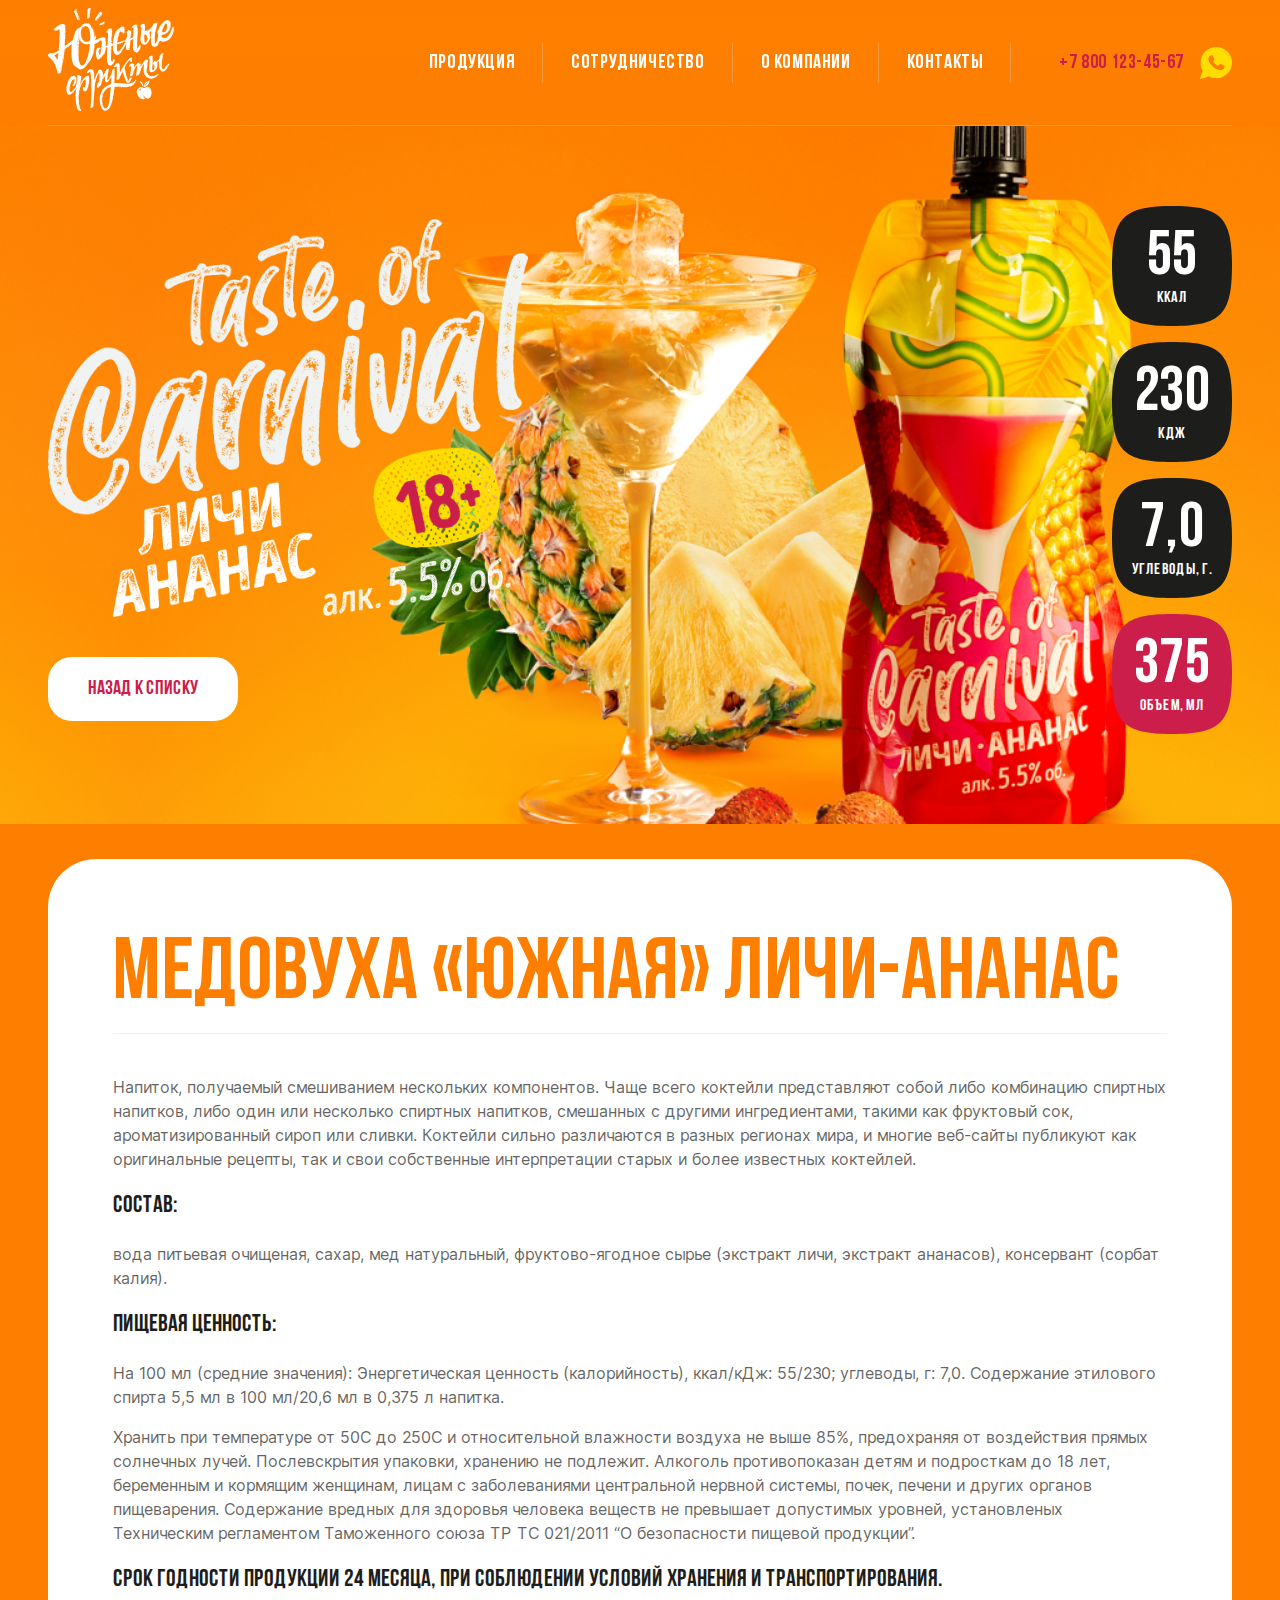
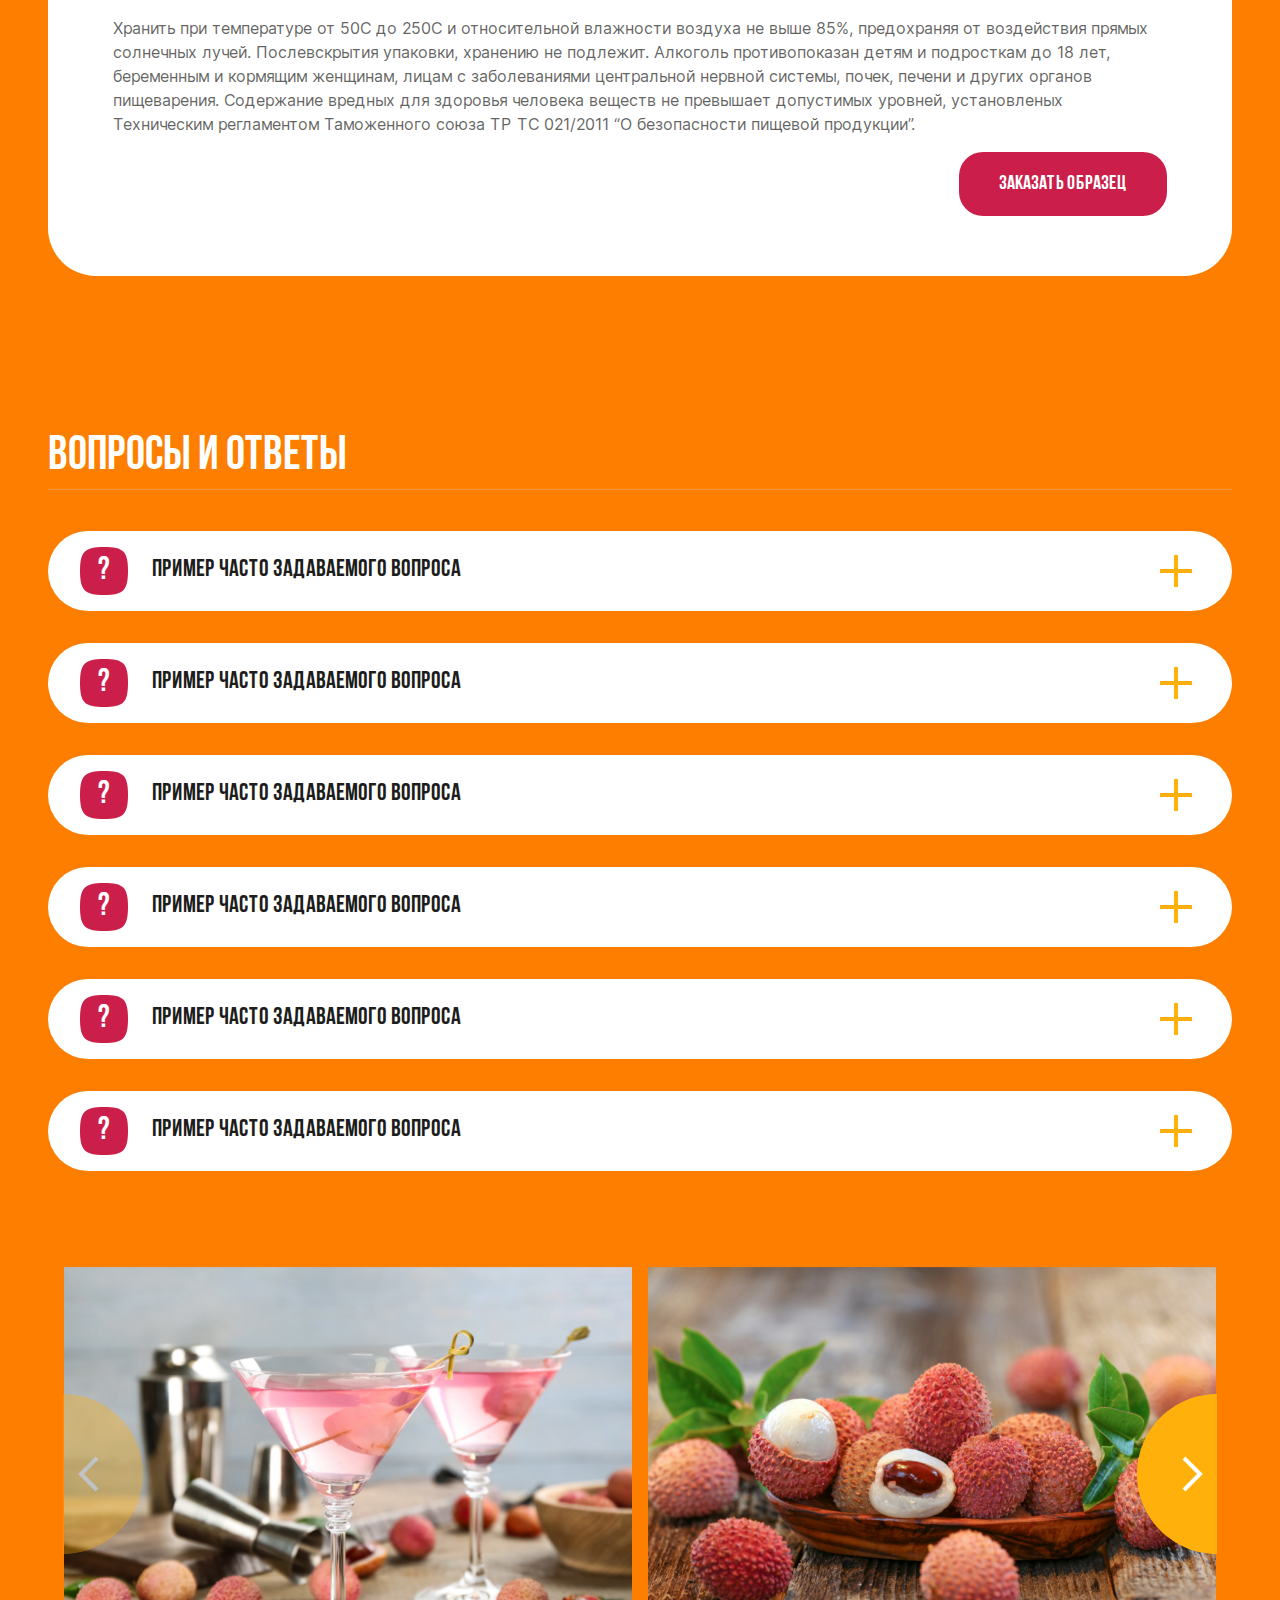
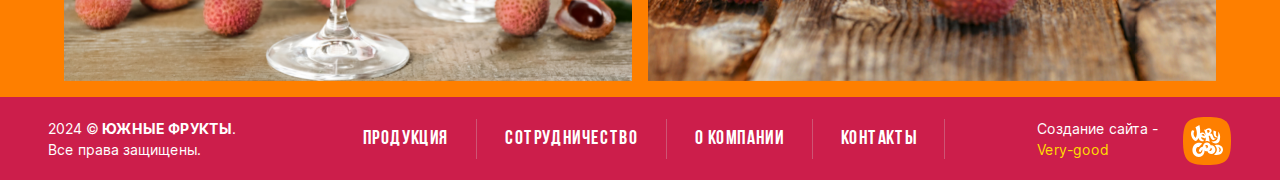
<file: product-details.html>
<!DOCTYPE html>
<html lang="ru">

<head>
  <meta charset="UTF-8">
  <meta name="viewport" content="width=device-width, initial-scale=1.0">
  <title>Продукт подробно</title>

  <link rel="stylesheet" href="./libs/normalize.min.css">
  <link rel="stylesheet" href="./libs/swiper-bundle.min.css">

  <link rel="stylesheet" href="./css/style.min.css">
</head>

<body class="">

  <header class="header">
    <div class="wrapper">
      <div class="header__wrapper">
        <a class="header__logo" href="./index.html">
          <svg xmlns="http://www.w3.org/2000/svg" viewBox="0 0 126 103" fill="none">
            <g fill="#fff" clip-path="url(#a)">
              <path
                d="M40.758 69.5c-.135-.028-.234-.11-.264-.247-.031-.14.184-.199.215-.06.015.066.045.079.108.092.14.028.081.243-.06.214Zm.108 5.15c-.043.048-.072.105-.1.163-.065.128-.258.015-.193-.112a.892.892 0 0 1 .136-.209c.097-.106.254.052.157.158Zm-8.277.724c-.072.28-.02.569-.23.794-.063.068-.15.026-.178-.041-.002-.002-.004-.002-.006-.005-.108-.114-.003-.202.034-.302.014-.04-.012-.094-.02-.141-.022-.023-.06-.044-.063-.069-.016-.15-.087-.308-.07-.454-.002-.01-.005-.018-.005-.028a1.66 1.66 0 0 1 .089-.485c.021-.067.084-.086.137-.073.064-.014.138.019.133.102-.016.256.248.44.18.702Zm-.407 1.313c-.057.103-.129.19-.128.313a.1.1 0 0 1-.071.102c-.019.074-.055.138-.144.17-.095.034-.132-.069-.155-.147-.056-.186-.018-.323.201-.358a.113.113 0 0 1 .006.006c.044-.09.102-.173.135-.266a.317.317 0 0 1-.19-.093.18.18 0 0 1-.051.008c-.096.001-.136-.064-.128-.158.006-.078.063-.116.127-.114l.012.002c.057-.034.145-.023.17.06.025.084.089.09.167.074.066-.014.146.03.141.107a.658.658 0 0 1-.092.294Zm-.845 1.511c-.136.009-.127-.106-.125-.202l.158-.441.132.406c.017.129-.03.23-.165.237Zm-4.644 3.374c0 .144-.223.143-.223 0v-.067c0-.144.223-.143.223 0v.067Zm-.98 1.097c0 .143-.224.143-.224 0v-.035c0-.143.224-.143.224 0v.035Zm-.828.612c-.033.08-.096.16-.193.149-.093-.012-.136-.095-.163-.175-.03-.089.052-.143.124-.134a.093.093 0 0 1 .092-.02l.01-.002a.145.145 0 0 1 .113.047c.039.038.037.09.017.135Zm-3.471.502c-.017-.223-.192-.366-.033-.62.166.357.166.357.033.62Zm-.27-2.683v-.017c0-.144.222-.143.222 0v.017c0 .143-.223.143-.223 0Zm.082-.529a.397.397 0 0 1 .219-.152c.138-.041.197.174.06.215l-.009.003c.005.059-.03.12-.106.119a.215.215 0 0 1-.124-.032c-.045-.031-.078-.103-.04-.153Zm6.821-8.83c.046-.135.261-.076.215.06a.055.055 0 0 0 0 .058c.047.136-.17.194-.215.06a.266.266 0 0 1 0-.178Zm.27 1.052c0 .057-.036.16-.062.162-.12.009-.165-.08-.18-.228.013-.024.038-.116.074-.12.126-.017.168.083.168.186Zm12.847-2.762c-.07-.119-.133-.219-.078-.368.09-.244.04-.49-.026-.734-.065-.238.02-.554-.295-.663-.29-.1.151-.33-.095-.418-.014-.005-.023-.024-.035-.035-.423-.363-.366.123-.507.419-.105-.49-.425-.485-.704-.54-.23-.047-.33.25-.52.245-.558-.016-.942.303-1.283.656-1.794 1.86-3.484 3.805-4.74 6.084-.056.101-.103.214-.255.204-.136-.195.053-.338.084-.506a.546.546 0 0 0-.07-.039c.002.045-.018.091-.076.106-.06.016-.11.045-.166-.009-.069-.068-.026-.127-.008-.202.034-.144-.053-.281.009-.428.047-.114.154-.227.29-.191.118.03.163.147.173.258l.024-.029c-.071-.27.126-.499.115-.76.024-.04.03-.065.022-.08l.167-.61.106-.618-.018-.369c.012-.114.019-.265-.124-.257-.095.005-.056.156-.043.248l-.011.382c-.003.205.025.415-.102.598-.026.204-.05.408-.075.613-.057.056-.11.154-.172.16-.104.01-.114-.108-.104-.182.068-.502.064-1.039.175-1.5.161-.668.24-1.362.475-2.022.228-.639-.032-1.288-.534-1.427-.555-.154-1.029-.459-1.544-.684a4.138 4.138 0 0 0-1.351-.334c-.661-.051-.944.356-.712.97.17.45.346.91.365 1.392.068 1.704-.248 3.366-.646 5.011-.152.627-.459 1.22-.572 1.85-.175.975-.501 1.894-.898 2.784-.772 1.735-2.051 3.078-3.477 4.296-.223.19-.522.33-.457.75-.165-.284-.332-.31-.547-.113-.226.208-.666.123-.84-.14-.364-.547-.527-1.173-.712-1.79-.022-.073-.028-.175.006-.237.226-.413.034-.956.424-1.321.078-.073.064-.183-.016-.333-.17-.319-.249-.7-.015-1.053.113-.128.09-.262.02-.4-.085-.312.287-.517.228-.785-.154-.698.427-1.236.37-1.907-.01-.124.054-.24.245-.24.267-.002.26-.172.117-.325-.214-.228-.041-.347.038-.57.18-.501.714-.769.797-1.288.097-.6.758-.896.775-1.523.534-.063.492-.797 1.14-.864.606-.061.863-.034.9.632a5.824 5.824 0 0 1-.282 2.213c-.379 1.105-.569 2.287-1.352 3.233-.286.345-.19.706.122.836.457.19 1.297-.167 1.495-.612.312-.704.625-1.41 1.263-1.901.076-.058.178-.165.17-.239-.07-.587.433-.953.569-1.472.071-.274-.072-.451-.04-.684.1-.706.403-1.426-.056-2.122-.017-.026.014-.09.032-.132.25-.585.152-1.022-.326-1.437-.159-.283.299-.216.245-.418-.084-.311-.343.165-.456-.087-.019-.042-.055-.076-.083-.114-.047-.097-.137-.102-.21-.063-.447.236-.44-.218-.364-.327.165-.233.044-.283-.115-.328-.398-.112-.789-.255-1.211-.27-1.577-.056-2.774.642-3.738 1.834-.909 1.124-1.564 2.4-2.076 3.726-.765 1.981-1.314 4.026-1.537 6.158-.182 1.749-.05 3.451.447 5.124.256.861.7 1.62 1.608 1.98 1.071.425 1.926-.04 2.699-.697 1.785-1.516 3.275-3.313 4.799-5.076.078-.091.109-.297.278-.228.19.078.04.231.01.343-.492 1.89-.7 3.817-.723 5.766-.016 1.448.09 2.892.118 4.337.022 1.185.152 2.353.294 3.52.227 1.866.71 3.682 1.201 5.493.19.698.26 1.433.903 1.945.706.561 1.52.81 2.378.935.583.084.895-.386.64-.898-.079-.159-.194-.32-.252-.469-.172-.444-.525-.828-.585-1.282-.062-.47-.185-.877-.468-1.244-.053-.067-.095-.124-.089-.218.033-.504-.14-.967-.36-1.398-.236-.462-.173-1.002-.456-1.456-.1-.16-.082-.521.035-.665.285-.348.105-.51-.146-.714-.177-.144-.235-.418-.043-.505.527-.24.52-.565.291-.997-.044-.083-.075-.216-.038-.29.21-.428-.143-.748-.189-1.122-.018-.155-.235-.148-.211-.308.08-.534-.096-1.052-.09-1.581.002-.245-.035-.5.017-.733.167-.749.223-1.51.258-2.27.03-.66.305-1.256.34-1.938.134-2.676.912-5.22 1.974-7.67.433-.998.962-1.956 1.477-2.916.143-.266-.14-.5.107-.813.462-.585 1.03-1.047 1.517-1.588.188-.21.46-.087.53-.257.125-.296.396-.32.616-.441.23-.127.361-.078.406.212.06.382.046.763.047 1.144.004 1.964-.005 3.926-.583 5.832-.23.754-.711.933-1.345.483-.423-.3-.657-.24-.877.242-.304.67-.26 1.381-.104 2.055.14.605.222 1.218.878 1.67.527.362.978.745 1.547.432.53-.291 1.064-.592 1.43-1.123.266-.39.437-.819.648-1.23.475-.929.826-1.907 1.018-2.935.123-.665-.074-1.41.54-1.95.089-.08.04-.298.102-.429.164-.343-.433.013-.273-.307.083-.165.38-.083.373-.39-.019-.753.02-1.507.025-2.26.002-.245-.141-.48-.077-.734.135-.53-.217-1.11.171-1.623.04-.053-.044-.22-.1-.316ZM56.02 84.325l-.015.017c-.152.238-.318.445-.375.717.014.033.044.06.102.071.085-.262.203-.514.304-.771l-.017-.034Z" />
              <path
                d="M70.025 78.463c.23-.202.436-.03.711-.097-.27.479-.462.233-.712.097Zm-4.32-3.337c-.024.015-.114-.018-.12-.041-.034-.148.04-.245.204-.325.091.178.037.287-.085.366Zm-.222-3.273c-.034-.006-.08-.055-.084-.088-.008-.075.05-.104.139-.109.019.026.061.059.064.094.007.076-.052.115-.119.103Zm-.186-3.516c.012-.034.06-.068.099-.077.049-.011.089.018.079.096-.027.019-.06.056-.1.065-.056.012-.095-.034-.078-.084Zm.094-2.767c.073.003.133.034.128.111-.004.069-.056.124-.129.114-.037-.006-.084-.055-.097-.094-.023-.073.02-.12.098-.13ZM62.789 79.6c-.203 1.88-.43 3.76-.59 5.645-.081.958-.173 1.917-.175 2.885-.002 1.163-.255 2.307-.42 3.456-.241 1.671-.551 3.335-.987 4.965-.32 1.193-.62 2.426-1.66 3.28-.436.358-.9.578-1.462.515-.31-.034-.607-.092-.845.177l-.004-.002c-.025-.179.033-.38-.121-.643l-.1.535-.005.005c-.193.045-.21-.075-.202-.216.01-.188.044-.38-.091-.543-.262-.058-.13.142-.156.237-.023.09-.088.171-.164.154-.118-.026-.113-.17-.077-.238.115-.215.265-.413.2-.678-.198-.121-.291-.326-.35-.524-.067-.227.02-.525-.375-.19-.164.142-.2-.163-.148-.273.134-.286.16-.691-.055-.775a.913.913 0 0 1-.099-.046.312.312 0 0 1-.294-.089c-.132-.142-.041-.28.084-.374.019-.118.05-.238.026-.351a.873.873 0 0 1-.016-.138 1.422 1.422 0 0 1-.24-.08c-.11-.05-.042-.199.057-.207.072-.006.14-.017.204-.034.012-.087.023-.172.023-.261.001-.34-.36-.4-.449-.656.272-.094.36-.332.436-.571.017-.054-.031-.181-.038-.18-.72.087-.248-.538-.453-.753-.1-.112-.29.075-.336-.07-.026-.083.104-.194.226-.228.386-.356.195-.849.13-1.198-.122-.649.055-1.263.027-1.892-.009-.206-.204-.396-.058-.61h.001l-.001.025c.012-.001.02.003.03.004a.21.21 0 0 1 .083-.073c.05-.023.127-.018.153.04.044.1.059.2.064.306a.22.22 0 0 0 .088-.008c-.055-.232.153-.65-.383-.488a.158.158 0 0 1-.024-.018c-.12-.359-.14-.66.328-.794.278-.08.313-.317.218-.56-.075-.191-.152-.378-.144-.588.01-.197-.104-.41.053-.59.006-.019.013-.037.025-.055.128-.484.273-.962.542-1.391l.148-.42c.041-.213.129-.388.263-.579.08-.115.138-.27.236-.37.08-.083.197-.112.277-.188.035-.151.054-.307.05-.47-.003-.083.017-.172.12-.185.17-.02.099.232.28.238.137-.197.015-.585.402-.622.005-.168-.136-.341.003-.524.194.094-.048.456.267.445a.106.106 0 0 0 .028-.026c.121-.1.094-.24.1-.37.007-.147.013-.224.044-.262-.018-.14.038-.271.187-.326.056-.02.121.024.137.078.024.087.022.17.005.253.09-.007.099-.099.135-.167.048-.09.085-.187.125-.28-.038-.091-.037-.185.021-.305.033-.067.121-.065.172-.024.034-.117.068-.215.19-.303.046-.033.128-.01.152.04.185-.035.242-.13.169-.285-.012-.071.028-.14.107-.14.187-.004.19-.327.288-.443a.377.377 0 0 1 .293-.136c.09 0 .172.013.202.112.01.035-.03.116-.02.137.019.035.079.05.142.06.138-.049.268-.115.272-.339 0-.096.076-.107.179-.058.27.13.38.002.322-.261-.006-.025-.004-.047-.005-.07a.1.1 0 0 1-.026-.072c.004-.157.048-.316.19-.4a.114.114 0 0 1 .153.04c.05.083.057.175.061.27.003.062-.012.164.059.185a.1.1 0 0 1 .072.072c.2.037.364-.153.522-.262-.001-.004-.004-.007-.004-.011a1.077 1.077 0 0 1 0-.346c.008-.058.085-.094.137-.078a.441.441 0 0 0 .337-.033c-.002 0-.005-.002-.007-.006-.07-.125.123-.237.193-.112.082.145.028.245-.078.308.02.038.03.08.037.124.17-.002.34.004.506-.035.077-.018.094.179.08.301Zm-8.824 14.948c-.039.104-.054.253-.182.27-.158.02-.144-.14-.182-.24-.108-.28-.155-.544.209-.72-.076.267.254.423.155.69Zm-.538-3.95c-.002-.066.022-.123.108-.128.102.019.098.104.09.18-.005.039-.042.108-.061.107-.093-.004-.135-.073-.137-.16Zm.363-1.988c.05.025.081.085.14.15-.068.032-.122.074-.14.061-.05-.031-.11-.08-.122-.133-.019-.089.058-.111.122-.078Zm.082-.46.09.116c-.035.02-.073.06-.102.054-.033-.007-.058-.054-.087-.084l.1-.086Zm.191 3.678c.02.113.027.254-.111.282-.152.032-.164-.128-.196-.225-.036-.107-.028-.22.08-.288.157.017.208.117.227.232Zm5-21.452c-.01.02-.023.037-.035.055a.114.114 0 0 1-.015.046l-.05.085c-.065.11-.237.035-.205-.086.003-.01.009-.017.012-.026l.002-.005c.026-.065.064-.12.1-.181.07-.125.262-.013.192.112Zm-.262.99c-.129.007-.16-.076-.16-.184.002-.091.039-.15.137-.157.109.02.17.082.171.194.001.097-.06.142-.148.147Zm-.797-4.258c-.144 0-.144-.223 0-.223.143 0 .143.223 0 .223Zm-.176.26c0 .143-.224.143-.224 0v-.017c0-.144.224-.143.224 0v.017Zm-2.657 1.12c-.126 0-.135-.109-.138-.207-.082-.007-.174-.021-.165-.124.008-.08.063-.149.163-.079.1.07.198.142.297.213.001.108-.044.196-.157.197Zm-.11 1.252c-.144 0-.144-.223 0-.223s.144.223 0 .223Zm-.612-1.571c-.02-.09-.06-.221.06-.233.17-.017.127.132.117.237l.188.288c-.306-.015-.306-.015-.365-.292Zm.134.673c.023-.014.022-.009 0 .016-.076.122-.269.01-.193-.112a.258.258 0 0 1 .134-.119c.134-.051.192.164.06.215Zm.016.59c-.042.066-.082.132-.136.19-.063.07-.193.014-.193-.072-.046-.045-.06-.135.007-.187a.4.4 0 0 1 .226-.099c.084-.006.14.1.096.168Zm-.214-4.582c.077.119.11.236-.009.341-.055.049-.13.04-.158-.033-.059-.157.049-.235.166-.308Zm-.23-.788c-.067.02-.124-.02-.123-.094 0-.04.031-.109.056-.113.063-.01.12.023.136.114-.018.026-.036.083-.068.093Zm-.458 9.673c-.152-.151-.203-.287-.007-.443.14.153.132.29.007.443Zm-2.21 4.508c-.05.05-.102.095-.153.142l.002.013c-.038.098-.098.17-.206.183-.091.011-.113-.05-.1-.119a.221.221 0 0 1 .026-.075.09.09 0 0 1 .036-.082 3.32 3.32 0 0 0 .237-.22c.102-.1.26.057.158.158Zm-.733-12.885c-.067.025-.12-.026-.125-.098-.005-.064.012-.125.096-.128.066.007.14.029.135.1-.003.046-.06.108-.106.126Zm-3.614 9.44c-.11-.008-.136-.07-.133-.135.003-.09.052-.168.15-.141.04.01.075.099.08.155a.11.11 0 0 1-.097.121Zm-.459 2.68c-.028.026-.07.043-.108.029a.19.19 0 0 1-.08-.057.108.108 0 0 1-.02-.112c0-.018.004-.037.019-.056v-.002c.052-.067.144-.075.194 0 .036.056.049.15-.005.198Zm-.03.81c-.047.094-.173.054-.204-.027-.022-.056-.02-.12-.02-.18-.001-.08.066-.114.127-.106.071-.016.163.04.142.135-.014.064-.016.118-.045.178Zm-.057.631a.72.72 0 0 0-.03.19.102.102 0 0 1-.05.088c-.019.028-.038.058-.059.059-.065.002-.093-.038-.096-.087a.103.103 0 0 1-.017-.06.977.977 0 0 1 .037-.249c.041-.137.256-.078.215.06Zm-.229-6.941c.023-.036.086-.084.108-.074.065.028.084.094.052.162-.02.043-.04.094-.125.062-.044-.028-.076-.085-.035-.15Zm13.588-9.086c.061-.09.121-.144.232-.157.143-.015.141.208 0 .223-.013.002-.034.039-.039.046-.08.118-.273.007-.193-.112Zm28.213 9.582c.338-.144.204-.37.093-.572-.135-.245-.364-.204-.57-.12-.285.118-.5.332-.656.593-.657 1.1-1.694 1.797-2.788 2.32-1.38.66-2.873.973-4.442.984-2.222.016-4.409-.362-6.62-.46-1.746-.08-3.486-.252-5.237-.181-.185.008-.36.033-.535.098-.593.22-1.108-.084-1.059-.71.037-.469-.07-.952.07-1.402.236-.765.097-1.563.261-2.33.033-.154-.021-.256-.125-.35-.1.022-.209.036-.279-.044-.11-.124-.427-.154-.241-.432.202-.3.25.194.42.093.26-.337.32-.755.213-1.117-.239-.805.01-1.612-.103-2.423-.082-.598.125-1.239-.1-1.855-.041-.114.003-.261.02-.392.08-.62.205-1.231.052-1.865-.07-.29-.062-.612-.026-.912.077-.65-.001-.732-.594-.523-.126.045-.253.086-.378.131-.7.257-1.16.679-1.33 1.466-.155.716-.097 1.48-.359 2.15-.719 1.835-1.37 3.705-2.398 5.407-.56.928-1.306 1.675-2.207 2.345.018-.292-.023-.55.06-.76.113-.286-.143-.516-.047-.775.328-.894.309-1.847.473-2.77-.032-.03-.063-.063-.095-.094-.442-.037-.334-.266-.15-.48.076-.087.225-.113.34-.166-.013-.758.1-1.517.27-2.235.235-.999.455-1.998.665-3.002.256-1.222.117-1.427-1.072-1.123-.587.15-1.285.253-1.535.964-.584 1.673-1.522 3.16-2.446 4.653-.201.326-.49.617-.253 1.052.036.066.04.211-.099.237-.058.011-.126-.024-.189-.038.082-.352-.321-.623-.24-.907.179-.63.008-1.233-.006-1.846-.004-.195-.045-.55-.066-.563-.403-.247-.313-.708-.382-1.032-.14-.653-.357-1.016-1.048-1.162-.181-.039-.317-.077-.452-.244-.62-.765-1.343-.732-2.04-.022-.59.602-.774 1.427-1.268 2.077-.526.69-.907 1.47-1.244 2.264-.604 1.42-1.164 2.858-1.598 4.342-.093.318-.251.617-.436 1.06-.049-.203-.074-.26-.075-.317-.012-1.82-.255-3.633-.2-5.457.029-.925-.294-1.793-.517-2.676-.023-.092-.077-.179-.128-.262-.252-.415-.532-.816-.753-1.247-.174-.34-.497-.426-.79-.56-.272-.125-.276.124-.342.286-.025.062-.106.074-.175.043-.093-.042-.12-.13-.078-.206.249-.444-.07-.388-.325-.364-.896.086-1.65.479-2.312 1.076-.584.527-1.047 1.163-1.584 1.732-.165.176-.43.342-.287.627.132.264.385.39.699.404.798.033 1.464-.246 2.033-.794.382-.367.428-.356.623.145.296.761.482 1.556.555 2.364.142 1.57.292 3.144.342 4.72.134 4.254.269 8.51.3 12.766.02 2.656-.144 5.314-.227 7.97-.05 1.612-.224 3.214-.368 4.819-.08.878-.254 1.733-.447 2.587-.036.16.006.22.164.29 1.105.489 2.255-.014 2.739-1.143.182-.424-.014-.9.127-1.204.34-.732-.124-1.538.33-2.22.028-.041-.018-.169-.068-.22-.167-.17-.126-.38-.1-.567.137-.959.098-1.931.277-2.888.204-1.084.067-2.194.188-3.288.029-.261.245-.517.108-.772-.15-.283-.075-.527.018-.784l.007.005c.15-.066.221-.131.238-.197-.044.013-.088.022-.133.033-.068.016-.145-.032-.141-.107a.57.57 0 0 1 .056-.222l-.007-.005c-.004-.011-.007-.023-.012-.033-.02-.78.206-1.545.116-2.333-.038-.334.322-.655.085-1.02.475-.602.32-1.33.382-2.007.069-.759.045-1.526.11-2.286.082-.928.22-1.85.184-2.788-.009-.212-.067-.493.143-.659.222-.176.253-.409.296-.659.138-.802.252-1.612.449-2.4a21.307 21.307 0 0 1 2.528-5.982c.06-.097.126-.219.22-.26.404-.18.61-.4.268-.817-.058-.07-.05-.158.023-.224.074-.067.167-.065.21.018.146.276.49.56.378.837-.253.623.02 1.22.022 1.814.003 1.537-.162 3.052-.296 4.573-.07.797-.273 1.56-.713 2.259a13.73 13.73 0 0 0-1.52 3.294c-.148.482-.23.974-.08 1.47.143.474.57.787 1 .752.674-.054 1.738-1.05 1.845-1.728.667.168 1.222-.412 1.083-1.128.144-.127.166.233.318.078.108-.111-.004-.203-.015-.305-.04-.355-.204-.762.23-1.006.208-.117.072-.283.103-.425.108-.494-.114-1.092.433-1.455.001.008.001.016.003.023.084.04.092.214.21.166.149-.062.057-.16-.02-.215-.138-.096-.062-.242-.104-.359-.011.012-.016.025-.025.037a.176.176 0 0 1 .025-.062c.082-.313.563-.569.138-.958-.01-.01.026-.11.056-.12.279-.088.198-.342.268-.53.135-.366.14-.808.469-1.07.692-.553 1.113-1.31 1.625-2.003.233-.314.398-.75.887-.842-.012.41-.413.586-.44.964-.1 1.397-.112 2.794.037 4.184.147 1.38 1.42 1.91 2.516 1.044.69-.545 1.338-1.147 1.818-1.908.54-.858 1.115-1.693 1.677-2.537.068-.103.105-.28.285-.2.131.06.08.202.07.314-.168 2.037-.345 4.073-.498 6.112-.02.269-.073.446-.344.521-1.474.41-2.804 1.129-4.11 1.901-2.13 1.26-3.793 2.981-4.928 5.171-.767 1.482-1.158 3.101-1.517 4.726-.22.995-.436 2.008-.339 3.006.107 1.104.147 2.213.286 3.317.33 2.612 1.14 5.01 2.79 7.091 1.132 1.429 2.59 1.694 4.165.788 1.733-.997 2.804-2.548 3.65-4.29.217-.446.349-.926.555-1.38.172-.379.465-.74.415-1.202-.098-.021-.238.081-.288-.077-.046-.145.073-.237.155-.33.178-.2.21.11.337.103.184-.334.235-.676.085-1.04-.052-.126-.175-.31.073-.348.294-.046.327-.284.348-.47a4.57 4.57 0 0 1 .305-1.194c.251-.633.172-1.344.404-1.992.056-.156.064-.449-.026-.514-.303-.22-.162-.481-.07-.667.265-.534.26-1.16.582-1.664.384-.602.144-1.316.38-1.948.156-.416.116-.865.112-1.314-.004-.443-.03-.93.094-1.343.256-.846.385-1.698.424-2.57.005-.13-.002-.251-.09-.375-.125-.173.126-.831.312-.805.496.07.952-.244 1.469-.074.239.08.647.177.795-.268.04-.119.16-.126.24-.037.166.182.364.278.576.342a.11.11 0 0 1 .06-.025c.16-.012.361-.096.525-.067.181.031.308.207.483.264.322.104.601.051.87.158.068-.012.135-.027.202-.047-.307-.224-.765-.13-.837-.578.55-.126.995.12 1.455.307.015.005.027.015.041.021a9.122 9.122 0 0 0-.041.004c-.106.555.377.375.62.494-.007.09-.1.22.038.251.186.044.3-.086.367-.251-.024-.039-.06-.076-.091-.113-.193-.1-.544-.021-.667-.259-.065-.127.127-.24.193-.112.067.13.313.106.44.133a.343.343 0 0 1 .048-.054l-.038-.004.038-.02c.67-.183 1.319.015 1.973.115.355.054.658.31 1.045.254.162-.023.45.09.168-.237-.05-.059-.013-.126.057-.159.066-.03.132-.032.163.047.142.356.513.359.783.551.044-.628.044-.628.615-.383.255.016.447-.105.61-.286.364-.289.584.14.883.176l.032-.023a.469.469 0 0 1-.032.048c.263-.002.488-.055.521-.374l-.025-.01.025-.016c.241-.092.47-.258.746-.177.249.073.446-.024.642-.15.02-.012.041-.018.061-.024a.268.268 0 0 0-.061.05l.064.01c.199-.263.772-.29 1.036-.103l.01-.013c.857-.53 1.716-1.058 2.744-1.328-.077-.073-.114-.13-.167-.154-.1-.045-.263-.036-.254-.184.009-.157.187-.087.272-.139.266-.161.56-.234.89-.288-.123-.138-.285-.217-.159-.39.017-.005.03-.012.046-.017a.132.132 0 0 1 .026-.079c.093-.11.228-.11.334-.196.044-.036.06-.087.094-.13.009-.01.02-.017.03-.025a1.052 1.052 0 0 0-.047-.04c-.003 0-.005.002-.008.003l.008-.028c.295-.07.495-.236.594-.533.064-.188.156-.398.339-.478.376-.166.235-.312.02-.48-.197-.153-.171-.236.033-.4.225-.18.857-.182.457-.76-.007-.01.074-.109.128-.132Z" />
              <path
                d="M82.688 78.523c.04-.16-.69-.245-.781-.01.046.254.29.147.47.153.111-.026.227-.047.308-.104a.119.119 0 0 1 .003-.04ZM109.951 53.962a.56.56 0 0 0-.028.023c.016 0 .023-.01.028-.023Z" />
              <path
                d="M113.432 52.455c-.031-.002-.077-.056-.082-.09-.01-.069.03-.12.123-.137.017.029.052.062.055.099.006.064-.014.135-.096.128Zm-.287 1.11c-.124.006-.148-.143-.108-.222.075-.15-.001-.414.195-.443.189-.029.091.192.125.276-.004.187.013.378-.212.389Zm.073 5.237-.001.28c-.016.045-.028.094-.051.135-.048.086-.02.293-.179.218-.162-.077-.027-.224.027-.335-.038-.132.003-.237.113-.317.024-.219-.046-.45.085-.657.068.226.087.45.006.676Zm.227-9.06c.075.007.078.09.078.156-.001.066-.004.138-.086.15-.096.014-.102-.07-.099-.13.004-.073-.02-.188.107-.176Zm-4.803 8.911c-.03 0-.085-.05-.088-.082-.005-.068.044-.114.13-.134.023.028.072.06.076.096.007.072-.051.12-.118.12Zm-.101 2.013a.275.275 0 0 1-.032.078c-.038.066-.121.068-.175.023l-.001-.002c-.03-.024-.039-.072-.029-.108l.005-.016c.003-.013.01-.023.016-.032l.001-.002c.028-.14.243-.08.215.06Zm-.222-6.349c.013-.048.076-.087.126-.116.011-.006.058.05.075.065.007.095-.024.145-.096.16-.091.02-.119-.056-.105-.109Zm-4.294-4.168c-.05-.115-.04-.183.033-.28.065-.088.193-.043.211.034.103.13.1.298.082.46-.011.098-.155.166-.208.056a2.002 2.002 0 0 1-.093-.234.09.09 0 0 1-.025-.036Zm-.11 2.075c-.082-.005-.12-.059-.122-.128-.003-.089.03-.17.142-.142.068.017.113.07.101.152-.01.066-.036.122-.121.117Zm-.166 2.805c-.012.002-.016 0-.02 0-.003.006-.007.012-.008.02-.04.137-.255.078-.215-.06.033-.115.115-.198.243-.182.141.017.142.24 0 .222Zm-.142 6.38a.338.338 0 0 1 0-.195c.035-.139.251-.08.216.06a.084.084 0 0 0 0 .075c.045.137-.17.195-.216.06Zm.079-7.991c.101 0 .135.073.128.163-.005.067-.032.125-.11.143-.095-.019-.117-.102-.127-.177-.009-.068.033-.13.109-.13Zm.015-.796c.082.01.103.074.109.137.007.065-.009.132-.099.126-.081-.005-.11-.071-.113-.132-.003-.06.015-.13.103-.13Zm.014-4.618c.012-.008.027-.01.04-.014l.016-.006c.006-.001.01-.005.016-.006h.02c.063 0 .121.036.121.108 0 .082-.015.15-.049.225-.046.101-.213.05-.208-.057.001-.031.006-.063.009-.094-.029-.05-.019-.122.035-.156Zm.323.816c.068.19.028.33-.092.448-.011.011-.108-.027-.114-.054-.042-.178.06-.285.206-.394Zm10.071-2.282a.104.104 0 0 1 .081-.073l.015-.038c.031-.072.127-.063.175-.023.044.037.074.083.057.142-.013.047-.049.054-.074.083a2.572 2.572 0 0 0-.089.272c-.032.121-.222.095-.219-.03.002-.113.021-.226.054-.333Zm7.302 9.474c-.136-.136-.858-.239-1.188-.178-.116.135-.13.367-.273.475-.092.07-.121.03-.216.052-.047.01-.048-.036-.101-.022-.417.114-.088.099-.206.188-.155.117-.299.161-.333.377-.01.06-.084.093-.138.078a1.613 1.613 0 0 1-.134-.065 6.33 6.33 0 0 0-.292.367c-.011.058-.019.106-.027.132-.088.29-.246.447-.526.567a.122.122 0 0 1-.051.01c-.109.098-.223.19-.358.262-.042.172-.027.351-.026.526 0 .111-.153.151-.208.056a.487.487 0 0 1-.039-.083c-.197.367-.404.727-.483 1.163-.082.454-.464.795-.851 1.073-.309.222-.637.236-.917-.013-.274-.244-.498-.419-.734.14-.172-.672-.245-1.244-.369-1.804a3.748 3.748 0 0 1-.094-.976c.033-.7.416-1.408-.077-2.092-.024-.034.008-.133.043-.18.239-.317.027-.759.304-1.07.057-.064.024-.24-.11-.201-.457.13-.22-.12-.161-.273.054-.138.188-.291.16-.406-.235-.952.338-1.827.247-2.771-.02-.215-.007-.53.183-.744.094.03.205.18.28.029.062-.127-.106-.166-.187-.232-.155-.146-.156-.313-.076-.497.311-.712.294-1.503.538-2.232.026-.078.097-.205.073-.226-.309-.268.01-.41.128-.55.364-.429.328-.802-.146-1.118-.192-.127-.09-.287.018-.357.203-.132.44-.263.661-.006-.091.187-.126.374.004.677.112-.29.222-.462.215-.678.101-.123.181-.264.049-.4-.099-.1-.242-.049-.376-.047-.443.007-.763.338-1.174.412-.843.151-1.533.545-1.988 1.28-.614.989-.994 2.07-1.051 3.23-.052 1.06-.58 1.799-1.389 2.405-.396.296-.795.594-1.16.926a2.025 2.025 0 0 0-.191.535l-.001.02a.111.111 0 0 1-.008.038c-.01.054-.02.108-.026.164-.014.142-.237.143-.223 0 .009-.09.023-.176.04-.26.007-.06.015-.136-.015-.171-.315.154-.604.069-.706-.323-.18-.697-.542-.328-.857-.241-.515.141-.806.52-1.089.911-.048.253-.093.524-.399.517a1.978 1.978 0 0 1-.313.287c-.042.029-.035.123-.054.186-.07.24-.078.459-.043.665a.153.153 0 0 0 .121-.047c.082-.07.214-.005.186.108-.06.238-.1.446.025.663.074.1.155.198.246.293.332.346.66.686.803 1.177.314 1.077.19 2.101-.283 3.1-.126.266-.287.512-.255.84.016.163-.047.383-.293.394-.205.008-.471.186-.566-.187-.02-.077-.156-.192-.216-.18-.528.104-.452-.3-.547-.592-.107-.33-.129-.627.066-.932.101-.159.067-.353.062-.537-.008-.326-.084-.684.021-.974.295-.82.204-1.669.264-2.503.071-.969.072-1.96.21-2.906.139-.957-.235-1.831-.125-2.763.078-.652-.087-1.33-.069-1.993.018-.69-.225-1.17-.713-1.055-.981.229-2.002.423-2.729 1.226-.407.448-.745.938-.79 1.57-.017.23.005.39.316.353.703-.082.974.213 1.002.915.041 1-.075 1.986-.157 2.978-.093 1.107-.146 2.217-.236 3.323-.133 1.628-.1 3.25.211 4.854.158.816.915 1.49 1.696 1.543.953.064 1.905-.048 2.616-.74.533-.52 1.353-.752 1.608-1.557a.222.222 0 0 1 .147-.126c.713-.115.877-.73 1.129-1.248.856-1.763.889-3.623.589-5.51-.06-.379.027-.632.383-.797.095-.044.155-.164.231-.249.018-.117-.165-.28-.012-.33.146-.05.103.142.117.24.207-.043.314-.235.489-.327.111-.057.153-.263.312-.194.152.065.088.236.084.36-.063 1.868.121 3.716.388 5.562.19 1.308.766 2.432 1.587 3.43.856 1.04 2.125 1.223 3.28.56 1.439-.827 2.374-2.105 3.188-3.498.683-1.17 1.104-2.492 2.046-3.514.069-.075.1-.17.009-.262ZM99.122 62.272c.204-.012.129-.223.175-.346.039-.102.072-.28-.08-.274-.242.01-.062.283-.179.383-.03.108-.045.244.084.237ZM99.213 63.219c.15-.144.17-.297.017-.534-.104.194-.28.295-.18.509.025.054.096.088.163.025Z" />
              <path
                d="M98.316 59.554c-.003.026-.081.073-.101.063-.175-.088-.235-.232-.216-.455.228.075.342.184.317.392Zm-.283 4.821c-.144 0-.144-.223 0-.223s.143.223 0 .223Zm-.767-3.146c-.077-.002-.112-.06-.102-.13.01-.073.07-.103.139-.103.083 0 .103.057.102.127-.02.072-.071.108-.14.106Zm.001.358.016-.011c-.111.088-.27-.068-.158-.158a.266.266 0 0 1 .083-.045c.136-.05.194.166.06.215Zm-2.577-4.194c-.046.026-.056.07-.067.118-.032.14-.247.08-.216-.059a.37.37 0 0 1 .17-.252c.124-.072.237.12.113.193Zm-2.107 1.481c-.022.121-.064.248-.214.193-.103-.037-.07-.126.02-.178.001-.017.002-.033.005-.049.032-.15-.055-.336.122-.442.027-.016.101 0 .122.026.13.165-.01.303-.055.45Zm-.33-1.159c-.336-.485-.348-.624-.078-.81.17.047.286.113.105.288l-.027.522Zm-1.42 5.054c-.074-.002-.115-.054-.077-.122.015-.027.083-.044.12-.035.032.006.056.055.096.1-.06.026-.1.058-.139.057Zm-4.92-4.296c-.023.142-.237.081-.215-.06.011-.069.053-.172-.005-.228-.103-.1.055-.258.158-.158.13.127.088.286.062.446Zm-.283-1.797c.012-.04.02-.08.034-.118.052-.132.268-.074.215.06-.015.038-.022.078-.033.117-.04.138-.255.08-.216-.059Zm-.664 7.515c-.1-.091-.062-.204.017-.293.095-.107.252.05.157.158a.66.66 0 0 0-.016-.023c.106.097-.053.254-.158.158Zm.04.483c-.071.125-.264.013-.193-.112a.171.171 0 0 0 .022-.117c-.024-.14.191-.2.216-.06a.418.418 0 0 1-.045.289Zm13.9-12.804c.076.075.155.173.14.287a.19.19 0 0 1-.138.164.17.17 0 0 1-.196-.081c-.038-.075-.013-.156.029-.224-.08-.101.067-.243.165-.146Zm.28 4.69c.11.009.213.055.199.17-.014.117.01.294-.167.31-.13.012-.208-.089-.206-.224.001-.12.035-.227.174-.257Zm.025.849-.037.03c-.01.186-.092.357-.309.319-.063-.011-.087-.082-.078-.137.03-.159.147-.27.266-.37.11-.091.268.066.158.158Zm-.118.939a1.12 1.12 0 0 0-.09.31c-.023.142-.237.082-.216-.059a1.31 1.31 0 0 1 .113-.363c.062-.13.254-.017.193.112Zm11.376 7.703c-.16-.154-.348-.031-.517.026-1.332.45-2.467 1.288-3.727 1.877-.244.114-.605.395-.764.228-.441-.463-.465-.026-.637.247-.135-.366-.424-.318-.709-.303-.433.023-.858.134-1.301.032-.758-.175-1.467-.365-2.087-.925-.464-.419-.527-1.136-1.165-1.39-.093-.036-.03-.219-.053-.326-.083-.37-.195-.818-.528-.949-.226-.088-.276-.228-.294-.342-.164-1.01-.192-2.02.156-3.003.052-.147.078-.285.07-.434.089-.122.193-.243.043-.412-.176.117-.13.275-.147.41-.2-.356-.144-.667.168-.9.091-.069.13-.163.107-.26-.115-.503.216-.91.29-1.373.13-.82.359-1.632.025-2.454-.358.003-.35-.173-.208-.417.71-.547.582-1.37.644-2.106.02-.232.132-.463.07-.715-.08-.33-.142-.645-.512-.793a2.887 2.887 0 0 0-.62-.172c-.086.046-.157.114-.239.177-.059.046-.17.043-.186-.049-.018-.096-.06-.142-.161-.137a1.555 1.555 0 0 0-.475.137 3.75 3.75 0 0 0-1.302 1.055c-.68.867-1.19 1.843-1.847 2.723a16.12 16.12 0 0 0-1.52 2.457c-.073.148-.136.305-.326.338-.333-.502-.062-1.084-.221-1.608-.016-.053.024-.147.107-.228.296-.29.105-.96-.272-1.055-.088.126-.31.097-.336.313-.014.122.063.337-.158.345-.224.007-.258-.218-.333-.372-.024-.051.005-.128.01-.193l-.117-.212c-.077-.353-.162-.704-.374-.999-.258.1.02.574-.319.466-.582-.186-.95.154-1.246.478-.838.918-1.706 1.814-2.394 2.86-.27.412-.608.781-.987 1.261-.005-1.147.23-2.15-.004-3.15-.098-.137-.151-.332-.382-.305-.218.148-.379.14-.46-.149-.032-.114-.106-.2-.25-.16l-.104.295c-.013.127-.03.303-.188.267-.187-.043-.015-.171-.003-.263-.156-.183.407-.487-.103-.611-.226.146-.73-.203-.678.499-.188-.51-.41-.354-.69-.215-1.091.543-1.72 1.487-2.258 2.516-.09.174-.124.342.035.504.149.15.32.16.507.101.062-.02.117-.06.176-.09.96-.454 1.317-.233 1.416.842.073.787-.133 1.545-.195 2.318a32.31 32.31 0 0 1-1.052 5.965c-.114.414.044.596.426.564.802-.068 1.59-.243 2.21-.788.408-.358.54-.846.672-1.406.182-.766.357-1.536.506-2.312.39-2.034 1.39-3.782 2.579-5.438.148-.206.308-.568.55-.495.24.073.276.45.303.732.146 1.521-.253 3-.382 4.499-.12 1.401-.397 2.79-.602 4.185-.04.28.128.404.378.41 1.392.035 2.737-.937 3.1-2.306.232-.875.634-1.685.818-2.592.119-.585.448-1.217.708-1.817.111-.255.195-.484-.098-.774.409.063.513-.142.62-.389.44-1.024 1.061-1.953 1.6-2.925.111-.2.277-.372.426-.55.073-.088.163-.187.296-.109.099.058.097.16.088.264-.05.612-.073 1.228-.15 1.836-.224 1.789-.482 3.57-.185 5.381.178 1.089.435 2.135.962 3.118 1.523 2.846 4.834 4.54 8.087 3.591 1.58-.46 3.082-1.046 4.337-2.145.539-.473 1.036-.988 1.345-1.645.079-.166.211-.38.031-.556Z" />
              <path
                d="M82.013 72.4c-.136.252-.25.583-.497.749-.12.08-.231-.113-.113-.192a.63.63 0 0 0 .179-.22l.044-.101.006.012.004-.008c.064-.116.121-.235.184-.352.068-.126.26-.014.193.112Zm-2.458-.11c-.025.125-.068.263-.164.352a.115.115 0 0 1-.044.026c-.067.09-.137.186-.143.3-.004.077-.068.122-.141.108-.23-.045-.3-.294-.193-.485.04-.074.116-.143.207-.121.044.01.072.039.093.072.067-.097.136-.195.17-.312.04-.139.242-.08.215.06Zm-1.875-6.768a.275.275 0 0 1-.048.069c-.086.09-.252-.034-.175-.135.052-.069.08-.126.07-.214-.018-.142.206-.14.222 0a.422.422 0 0 1-.07.28Zm-1.714-3.48c.065-.198.133-.278.268-.252.025.005.064.078.054.1-.055.114-.165.12-.322.152Zm-.048.9c-.189-.201-.238-.341-.141-.5.013-.022.106-.03.123-.011.116.137.074.283.018.51Zm-.68-1.2a.214.214 0 0 1-.128-.128c-.019-.072.046-.11.12-.115.07.014.12.056.124.127.003.073-.043.137-.116.117Zm-3.85 7.772h.002a.102.102 0 0 0-.02.043c-.03.14-.245.08-.216-.06a.253.253 0 0 1 .043-.096c.047-.06.115-.071.175-.022l.003.002c.05.04.044.094.014.133Zm-.368-4.783c-.047.042-.104.033-.143.004h-.005c-.089.006-.106-.065-.086-.13.008-.025.046-.057.075-.068-.066-.125.125-.236.193-.11.054.099.055.224-.034.303Zm-.04 5.803c-.066.038-.152-.004-.214-.034-.123-.06-.025-.234.096-.196l.001-.018c.006-.143.23-.143.223 0-.003.084-.023.202-.106.248Zm12.403-.976c-.635-.22-1.48.084-1.788.737-.282.6-.7 1.162-.692 1.873.003.211-.177.312-.287.45-.138.172-.24.181-.344-.068-.208-.503-.53-.957-.668-1.49-.143-.558-.39-1.076-.588-1.612a.48.48 0 0 1-.032-.289c.09-.38-.062-.69-.303-.97-.087.087-.122.29-.289.203-.08-.042-.011-.166.088-.213.035-.348.05-.688-.048-1.036-.047-.17-.111-.246-.192-.257-.065.1-.11.178-.074.297.022.071.065.135.087.206.057.185.017.38-.017.565-.02.102-.155.098-.204.027a.794.794 0 0 1-.134-.513c.004-.078.017-.156.038-.231.002-.007.006-.011.009-.017l-.007-.02c-.04-.16.025-.296.11-.428a.11.11 0 0 1 .032-.032c-.061-.588-.12-1.181-.192-1.773-.01-.09-.107-.165-.153-.253-.037-.07-.1-.163-.079-.222.222-.641-.216-1.165-.32-1.745-.044-.243-.246-.544-.459-.646-.243-.117-.23-.19-.138-.37.18-.355.202-.742.034-1.085-.352-.716-.082-1.336.201-1.978.82-1.855 2.035-3.46 3.231-5.074.34-.458.805-.783 1.333-1.022.368-.166.567-.163.67.302.107.476.353.898.882 1.056.47.14.782-.13.71-.595-.032-.21-.013-.431.001-.646.053-.811.13-1.621.166-2.433.023-.513-.245-.748-.766-.76-.33-.009-.617.112-.896.266-.744.408-1.345.985-1.868 1.637-.956 1.192-1.898 2.393-2.782 3.643-1.317 1.863-2.546 3.771-3.605 5.79-.509.97-1.078 1.908-1.628 2.855-.072.125-.2.383-.352.158-.168-.249-.383-.49-.33-.877.095-.701.18-1.417-.058-2.116-.052-.153.028-.28.064-.423.11-.439.224-.9-.248-1.235-.132-.094-.023-.218.004-.318.041-.152.11-.052.167.002.005.075.003.188.102.165.141-.034.086-.167.08-.268.009-.05.037-.106.023-.147-.279-.776-.12-1.62-.4-2.405-.105-.293-.059-.63-.392-.787-.19.072-.03.422-.284.349-.27-.078-.012-.275-.02-.417-.005-.092.06-.186.084-.282.026-.102.012-.207-.07-.274-.105-.085-.181.008-.257.07-.124.1-.321.31-.364.283-.488-.312-.837.211-1.272.185-.497-.03-.835.292-1.145.617-.217.227-.392.495-.584.745-.373.488-.686 1.032-1.204 1.389-.353.242-.267.432.009.655.589.478 1.571.424 2.268-.123.11-.087.175-.297.353-.225.179.073.153.275.164.438.243 3.488.19 6.978-.025 10.464-.042.676.04 1.363-.144 2.033-.075.27.108.339.35.334.708-.013 1.39-.136 2.003-.507.699-.423 1.032-1.066.84-1.796-.17-.647.19-1.098.581-1.412.295-.238.457-.495.592-.799.413-.923.83-1.844 1.325-2.728.068-.121.124-.308.314-.267.15.032.147.2.193.323.412 1.103.848 2.197 1.24 3.308.638 1.814 1.224 3.647 1.939 5.434.257.644.632 1.204 1.258 1.563.738.424 1.427.344 2.06-.225.567-.51.951-1.137 1.31-1.801.434-.804.618-1.713 1.13-2.485.213-.32.024-.6-.343-.727ZM90.47 42.255c-.033-.003-.083-.058-.083-.09 0-.069.049-.113.14-.122.021.029.07.065.069.1a.112.112 0 0 1-.127.112Zm-.39.466c-.031-.014-.065-.077-.058-.109.014-.066.071-.114.143-.088.032.01.048.066.066.093-.037.076-.075.138-.151.104Zm-.979-24.734c.043-.01.09.002.116.048a.44.44 0 0 1 .049.225c0 .142-.217.142-.222.004-.01 0-.019.002-.029 0-.091-.027-.105-.125-.108-.206-.003-.113.134-.136.194-.07Zm-.222 1.274a.508.508 0 0 1-.226.209c-.088.038-.229-.053-.153-.153.064-.084.13-.166.204-.242.081-.083.199.006.186.097a.098.098 0 0 1-.011.089Zm-.39 22.015c-.06.087-.207.06-.207-.056v-.076l-.002-.003c-.08-.12.113-.23.193-.112.055.082.085.148.017.247Zm-.275-23.455c-.004-.074.075-.123.141-.107.004 0 .006.003.009.004a.112.112 0 0 1 .091.025.42.42 0 0 1 .151.315c.005.087-.097.134-.167.096a.395.395 0 0 1-.225-.333Zm-.506 14.117c-.033.037-.131.06-.17.037-.237-.133-.136-.372-.157-.571-.004-.04.04-.083.062-.125.045-.122.154-.208.248-.117.11.106-.014.19-.114.248l-.012.047c-.047.19.345.253.143.482Zm-.167 2.421c-.09.005-.163-.034-.172-.126-.012-.117.064-.173.175-.17.093.002.143.058.154.154-.013.086-.066.138-.157.142Zm-.108 8.265a.317.317 0 0 1-.067-.015.114.114 0 0 1-.045-.027.183.183 0 0 1-.033-.018c-.114-.084-.003-.277.113-.192.027.02.06.028.088.045.087.052.06.222-.056.207Zm.042-9.513c.097.006.122.085.128.17-.017.098-.034.2-.165.192-.1-.006-.126-.09-.122-.172.004-.098.03-.2.159-.19Zm-.002-2.657c.075-.01.115.04.125.113-.018.068-.06.122-.132.114-.034-.004-.084-.05-.091-.085a.114.114 0 0 1 .098-.142Zm-.912.115a.116.116 0 0 1-.135.018c-.068-.036-.08-.085-.102-.151-.021-.062.012-.106.058-.125.036-.055.11-.082.162-.017.031.038.072.061.086.112.017.067-.021.121-.069.163Zm.033.36c0 .143-.223.143-.223 0v-.05c0-.144.223-.144.223 0v.05Zm-4.492-4.764c-.144 0-.144-.223 0-.223s.144.223 0 .223Zm-.212 9.305c-.032-.004-.08-.063-.082-.1-.006-.067.04-.125.114-.118.035.004.065.056.09.08-.015.086-.048.146-.122.138Zm.014-5.623c.075-.016.11.018.103.068a.162.162 0 0 1-.07.105c-.061.033-.085-.023-.08-.068.003-.04.033-.076.047-.105Zm-.433 9.95a.128.128 0 0 1-.13.017c-.068-.01-.134-.085-.096-.169.049-.107.086-.178.214-.19.08-.008.118.077.108.141-.013.086-.024.145-.096.2Zm-.394-1.327a.627.627 0 0 1 .038-.165c.045-.128.24-.08.218.042l.001.005c.011.098.014.163-.089.214-.069.034-.175-.006-.168-.096Zm.15-13.164c.048-.073.189-.075.205.026a.251.251 0 0 1-.014.137c.035.052.01.122-.038.155-.004.052-.038.103-.106.103-.103 0-.131-.114-.087-.179-.038-.071-.012-.16.04-.242Zm-.4 15.59c-.11-.197-.26-.321-.189-.483-.029-.118-.025-.243.049-.346.048-.066.147-.077.192 0a.445.445 0 0 1 .026.4c.03.114-.016.25-.079.43Zm-.332-2.05a.213.213 0 0 1-.111-.14c-.015-.087.067-.093.123-.1.09.015.12.07.118.142-.002.082-.063.126-.13.099Zm.167-1.087c.052.067.11.11.12.161.014.07-.044.134-.114.108-.047-.018-.083-.09-.1-.145-.008-.023.047-.065.094-.124Zm-3.137-4.464c-.176.164-.374.053-.616.052.121-.19.182-.357.301-.45.11-.087.24-.333.4-.17.168.17.095.4-.085.568Zm-.186 1.087a.095.095 0 0 1-.058.019.39.39 0 0 1-.118.129c.108.152-.186.436-.383.567-.129.086-.239.159-.31.3a36.781 36.781 0 0 1-2.818 4.691c-.45.635-.971 1.23-1.363 1.879-.253.42-.917.482-.868 1.09-.48.02-.529.751-1.069.655-.543-.097-.929-.37-1.099-.938-.26-.872-.379-1.753-.275-2.617-.08-1.007.12-1.958.134-2.917.007-.452.103-.906-.008-1.359-.019-.077-.032-.18.084-.19.055-.006.128.032.17.073.536.535.515.502 1.198.111.423-.24.876-.526 1.4-.449.264.04.38-.166.58-.225.532-.157 1.096-.159 1.615-.376.16-.067.316-.12.396-.27.102-.193.168-.373.408-.119.08.084.198-.038.239-.112.252-.452.787-.453 1.149-.728.12-.091.242-.142.354.069.12.226.14.485.313.705.005-.003.007-.008.013-.011.076-.044.094-.138.124-.214a.484.484 0 0 1 .164-.225c.047-.035.125-.008.152.04.094.166.02.317-.124.422Zm-6.094 10.002c-.056-.002-.117-.05-.111-.111a.546.546 0 0 1 .082-.242c.004-.006.01-.01.014-.015a.103.103 0 0 1-.005-.065.104.104 0 0 1-.037-.053.339.339 0 0 1 .017-.194c.034-.104.165-.094.208-.024a.098.098 0 0 1 .041.117.447.447 0 0 1-.04.1l.012.016c.096.18.092.482-.181.471Zm-1.774-.257c-.048.057-.129.06-.17-.003-.104-.159-.063-.309.084-.486.075.188.231.316.086.489Zm-.522-.459c-.106-.005-.156-.067-.174-.148-.02-.088.014-.164.113-.174.096-.009.144.057.158.144.013.086-.006.158-.097.178Zm-.302-4.786c-.081-.139-.022-.255.017-.376.049.01.095.005.106.023.098.163.015.266-.123.353Zm-.078-1.932c.007-.039.06-.097.094-.097.068-.001.115.05.114.145-.027.023-.061.075-.098.078-.075.004-.124-.053-.11-.126Zm-.125-.554c-.014-.137.014-.26.177-.295.117.005.186.067.2.176.02.155-.074.25-.205.29-.133.04-.163-.075-.172-.171Zm-.214-5.175c-.006.012-.015.017-.022.024-.01.042-.047.072-.095.085-.07.018-.144-.007-.136-.088a.087.087 0 0 1 .011-.03.095.095 0 0 1-.034-.08.507.507 0 0 1 .066-.242c.035-.06.127-.077.175-.023.099.11.105.226.035.354Zm-.158 1.307a.098.098 0 0 1-.084.074c-.024.052-.067.082-.14.074-.078-.008-.11-.069-.106-.132a.147.147 0 0 1 .041-.102c-.019-.1.026-.178.152-.22.054-.019.124.021.137.078a.456.456 0 0 1 0 .228Zm-.194.966c-.03-.056-.067-.094-.068-.132-.001-.069.04-.123.115-.08.03.017.056.078.051.115-.004.032-.055.057-.098.097Zm-.201 4.15a.212.212 0 0 1-.11-.137c-.015-.085.062-.102.13-.096.08.006.1.068.108.136-.007.08-.062.125-.128.097Zm-2.836-.566c-.026-.008-.058-.073-.052-.106.01-.06.032-.144.123-.104.036.015.055.07.074.098-.017.098-.074.132-.145.112ZM63.07 39.63l.06-.648c-.143-.176-.35-.34-.118-.59.085-.107.08-.298.29-.3.096.163-.118.256-.09.399l.084.492c.254.308-.138.429-.226.647Zm-.14 2.7c-.009.12-.043.253-.183.225-.125-.026-.192-.202-.123-.28.264-.301.064-.671.184-.987-.061-.143-.092-.29.05-.4.062-.046.18-.068.225.008.102.17.04.343-.045.507.058.32-.084.617-.108.928Zm-.216 1.609c-.162.361-.003.768-.204 1.131-.168-.363.144-.752-.085-1.117-.033-.053.053-.156.144-.165.099-.01.176.08.145.15Zm-.48 7.127c-.078-.015-.11-.07-.108-.14.002-.083.064-.125.13-.097.05.02.104.086.112.139.013.084-.065.097-.134.098Zm-.283-10.551c-.117.013-.16-.051-.167-.142-.007-.098-.012-.21.108-.243.125-.034.178.06.193.163.015.107-.03.193-.134.222Zm-.12 5.951c-.018.071-.065.104-.137.102-.067-.03-.105-.084-.066-.147.029-.047.094-.109.137-.104.061.006.083.081.066.15Zm1.215-14.456c.033.011.066.077.065.117-.001.06-.019.139-.11.12-.076-.016-.093-.079-.088-.149.007-.084.068-.112.133-.088Zm.196-1.706c.06-.015.13.01.136.1-.02.096-.06.187-.156.227-.08.034-.111-.024-.114-.098-.005-.106.024-.2.134-.229Zm.097-9.463c.132.012.204.104.203.23-.001.083-.06.145-.147.153-.143-.04-.182-.144-.181-.264 0-.071.054-.126.125-.12Zm.241 1.135a1.303 1.303 0 0 1-.119.157c-.097.106-.254-.052-.158-.157.032-.035.058-.073.084-.112.08-.119.273-.007.193.112Zm-.46 13.807a.206.206 0 0 1 .107-.13c.092-.034.089.055.106.108-.013.066-.024.132-.104.138-.081.008-.123-.051-.11-.116Zm.894 17.694c.134-.06.222.003.293.111-.04.112-.088.23-.238.176-.16-.058-.096-.18-.055-.287ZM61.17 48.28c-.068 0-.132-.045-.117-.113.01-.047.073-.111.118-.116.043-.004.092.06.126.085-.012.103-.058.144-.127.144Zm-3.583-7.58c-.009.087-.082.104-.142.097-.02-.003-.046-.04-.059-.076-.038-.036-.052-.094-.01-.142-.052-.017-.092-.064-.072-.13.032-.108.074-.17.192-.183.038-.005.078.024.096.055.07.118.069.243-.005.347 0 .01.002.02 0 .031Zm-1.043 4.136a.479.479 0 0 1-.228.2l-.005.009a.255.255 0 0 1-.17.036c-.07.037-.152-.022-.16-.093-.001-.003-.004-.004-.006-.006l.008-.009a.102.102 0 0 1 .03-.069c.122-.123.248-.245.434-.235.081.004.144.092.097.167Zm-1.963 1.648c0 .144-.224.143-.224 0v-.017c0-.143.224-.143.224 0v.017Zm-6.324-12.422a.395.395 0 0 1-.219.13.11.11 0 0 1-.053 0 .161.161 0 0 1-.092.021c-.054-.002-.103-.02-.126-.058-.064-.042-.088-.142 0-.183.13-.062.266-.096.41-.1.105-.003.138.12.08.19Zm-2.012-1.288c-.075.016-.122-.048-.118-.12.003-.073.056-.123.129-.126.075-.004.122.038.122.148-.034.027-.078.087-.133.098Zm-.134-.7a.213.213 0 0 1-.122.128c-.06.018-.133-.016-.13-.102.005-.091.058-.145.15-.158.087.004.118.073.102.132Zm.408 5.127c.022.124.025.243-.104.319-.06-.015-.15-.02-.134-.102.022-.121.11-.197.238-.217Zm-1.438 8.158c-.108-.335-.08-.556.24-.798 0 .33-.026.554-.24.798Zm-.097-14.283a.072.072 0 0 1-.024-.052c-.027-.081-.007-.164.083-.224.11-.072.212.083.136.17.094.107-.063.265-.158.157a.343.343 0 0 1-.037-.05Zm.004 15.175c-.03.132-.136.167-.264.143-.036-.12-.033-.23.083-.308.093.02.212.027.18.165Zm-.422-6.592c.005.06-.012-.014-.015-.029a.301.301 0 0 1-.009-.081.396.396 0 0 1 .056-.173c.005-.01.012-.015.018-.022v-.056c0-.144.224-.144.224 0 0 .093-.002.187-.016.28-.006.04-.011.094-.034.13a.149.149 0 0 1-.04.04c-.035.026-.014.007.007-.01a.113.113 0 0 1-.19-.079Zm-.148-17.894c.008-.082.072-.12.138-.093.06.024.089.094.057.192-.023.011-.063.05-.099.045-.076-.008-.104-.072-.096-.144Zm.702 2.068v-.007l.008.008-.01-.009.014-.009.002-.02a.124.124 0 0 1-.035-.123c-.004-.01-.008-.019-.01-.03-.01-.106.014-.225.115-.28a.23.23 0 0 1 .235.017c.08.053.116.15.081.24-.045.117-.178.167-.289.197a.101.101 0 0 1-.084-.01l-.015.01-.004.017h-.008c.006.137.06.303-.146.343-.114.023-.191-.06-.177-.17.024-.199.172-.198.323-.174ZM43.74 45.471c-.097.019-.138-.059-.14-.153.015-.11.075-.178.188-.185.081-.006.121.057.119.122-.005.104-.064.196-.167.216Zm-.653 1.253c-.026 0-.075-.063-.072-.093a.142.142 0 0 1 .077-.102c.027-.01.073.03.101.044.003.096-.032.151-.106.15Zm-.807-17.939c-.109 1.355-.096 2.725-.482 4.05a.48.48 0 0 1-.41.374c-1.032.19-2.022.568-3.067.686-.517.058-.995-.055-1.406-.454-.21-.206-.596-.157-.882-.202-.542-.085-.406-.29-.224-.568.05-.075.088-.13.064-.217-.046-.163-.107-.361-.273-.388-.252-.04-.157.276-.332.402l-.315-.559c-.043-.018-.031-.062-.024-.104a.654.654 0 0 1 .026-.069c.046-.095.19-.22-.002-.266-.123-.03-.152.108-.155.224-.054-.012-.112-.024-.115-.045-.09-.494-.473-.852-.62-1.297-.142-.428-.308-.819-.59-1.157-.124-.147-.134-.326-.128-.465.029-.593-.424-1.065-.372-1.675.023-.275.25-.476.183-.753l.012-.052c.194-.182.234-.387.028-.63-.197-.029-.393-.073-.199.24.117.187.237.427-.188.326-.29-.519.097-1.031.019-1.562-.042-.282-.125-.623.067-.913.001.137.004.274.007.41.004-.14.019-.282.056-.423.017-.24.292-.482-.128-.7-.227-.119.053-.74.422-.977.102.015.229.136.263-.039.017-.085-.076-.07-.159-.065-.003-.005-.004-.009-.009-.015-.018-.046-.058-.096-.051-.139.073-.467.53-.788.497-1.296.54.164.217-.339.358-.5.507-.576 1.059-1.059 1.79-1.3.6-.198 1.245-.252 1.814-.556.038-.02.12-.028.14-.006.26.3.64.246.97.317.3.065-.03.354.196.433.196.014.113-.268.295-.278.508.531.883 1.186 1.334 1.781.456.602.724 1.333.822 2.121.079.634.354 1.236.41 1.886.061.72.208 1.43.276 2.152.071.757.142 1.51.082 2.268Zm-8.033 3.183c.019-.085.074-.142.171-.125.08.014.092.086.094.146.003.09-.04.15-.143.147-.088-.021-.144-.073-.122-.168Zm7.654 4.843c-.166 1.517-.387 3.029-.551 4.546-.105.969-.407 1.895-.558 2.851-.095.6-.271 1.182-.407 1.769-.313 1.352-.564 2.73-1.188 3.998-.313.636-.353 1.388-.818 1.966-.046.058-.062.162-.053.24.053.45-.158.806-.393 1.159-.223.336-.316.72-.385 1.111-.085.481-.57.672-.785 1.062a6.455 6.455 0 0 1-1.417 1.722c-.452.397-.953.483-1.532.292-.84-.278-1.385-.766-1.733-1.628-.353-.877-.666-1.767-.988-2.654-.094-.26-.004-.602-.136-.828a1.518 1.518 0 0 1-.192-.68.155.155 0 0 1-.1-.015c-.049-.026-.074-.07-.096-.116-.016.029-.033.055-.044.077a.218.218 0 0 1-.083-.016.102.102 0 0 1-.096-.077c-.033-.111-.032-.235.045-.327.07-.082.187-.126.26-.022.023.03.03.066.04.102l.007.032c.003.002.015.025.02.033.015.023.03.054.04.083.006-.42.07-.843-.07-1.249-.264-.76-.124-1.568-.15-2.354-.025-.794.004-1.59.024-2.386.038-1.497.127-2.993.007-4.492-.034-.421.09-.853.126-1.281.019-.23.035-.46.051-.69a.49.49 0 0 1-.186-.176c-.032-.055-.006-.153.067-.163a.903.903 0 0 0 .147-.03l.075-1.08a.386.386 0 0 0 .065-.244.404.404 0 0 1-.128.257c.026-.141.092-.284-.016-.421-.138-.006-.135.107-.16.194-.018.067-.04.127-.122.12-.122-.011-.094-.11-.093-.183a1.373 1.373 0 0 0-.196-.74.34.34 0 0 1-.044-.025c-.437.192-.344.6-.373.958.137.232-.014.413-.091.613a.712.712 0 0 1-.084-.709c.008-.282-.05-.57.06-.843l-.002-.003c.001-.147-.026-.417.111-.522.139-.106.298.031.384.14a.665.665 0 0 0 .243.215.52.52 0 0 1 .181.14c.097.115.151.253.258.305a.457.457 0 0 0 .046-.047.536.536 0 0 0-.004.065c.008.002.017 0 .026.002a.32.32 0 0 1 .04-.08c-.043-.35-.01-.693.045-1.04.095-.604.142-1.217.26-1.815.082-.425.088-.69-.535-.457.104-.109.142-.248.2-.355l-.005-.004c-.066-.133-.112-.257-.079-.406.023-.101.153-.1.204-.027.07.099.13.207.235.27.047-.017.072-.081.066-.138-.05-.475.107-.958-.05-1.428-.028-.087-.148-.17-.012-.244.112-.062.183.046.244.12.308.374.496.823.748 1.232 1.259 2.047 3.034 3.258 5.415 3.718 1.159.224 2.233.124 3.344-.127.794-.18.955-.046.87.73Zm-11.678 2.785a.113.113 0 0 1-.204.027c-.065-.101-.065-.208-.045-.322.01-.063.059-.084.107-.078a.099.099 0 0 1 .114.051c.055.1.062.214.028.322Zm-.394 6.847c-.156.003-.181-.155-.229-.267-.011-.094.007-.172.108-.185.166-.02.23.094.253.228.018.102-.029.222-.132.224Zm-.007.928c-.06.067-.145.03-.176-.033a.133.133 0 0 1-.04-.097c0-.032.01-.059.03-.08-.054-.057-.053-.16.044-.178.1-.018.205.008.234.119.026.098-.028.199-.092.27Zm-.31-2.53a.214.214 0 0 1 .114-.13c.057-.02.124.01.13.093a.16.16 0 0 1-.145.158c-.084.012-.115-.062-.099-.12Zm-.1-1.833c.003-.097.032-.202.133-.239a.205.205 0 0 1 .207.05c.058.055.09.137.073.217-.023.105-.111.16-.204.197-.09.036-.142-.047-.13-.123a.097.097 0 0 1-.08-.102Zm.433-.862c.005.093-.056.14-.134.165-.086 0-.125-.054-.108-.12a.22.22 0 0 1 .109-.133c.06-.025.128.008.133.088Zm-.212-1.545c-.017-.005-.032-.011-.034-.018a.53.53 0 0 1 .004-.314.102.102 0 0 1-.022-.062 2.121 2.121 0 0 0-.03-.29c-.013-.083.049-.16.137-.137.374.095.175.56.167.816-.005.14-.22.142-.222.005Zm-.055-1.884a.412.412 0 0 1 .212 0 .11.11 0 0 1 .078.078c.02.094.02.188-.017.278a.11.11 0 0 1-.067.061c-.014.066-.05.117-.127.1-.113-.027-.109-.148-.117-.241-.001-.013 0-.026.001-.04-.009-.024-.017-.05-.03-.073-.033-.061-.005-.145.067-.163Zm.197-5.767c.027-.177.086-.41.316-.361.192.042.17.282.122.427-.194.592-.2 1.203-.229 1.814-.006.136.04.36-.16.355-.168-.004-.164-.218-.174-.365-.006-.099-.001-.198-.001-.298-.07-.532.046-1.052.126-1.572Zm.017-1.079c.038-.206.108-.42.344-.488.14.074.313.17.244.292-.124.217-.106.582-.382.63-.189.031-.24-.253-.206-.434Zm.69 2.814c-.001.057-.02.138-.06.164-.063.04-.116-.007-.124-.083-.008-.079-.014-.157.075-.2.087-.007.112.058.11.118Zm-.329-5.224c.107-.082.208-.009.255.116-.042.197.014.386.057.576.022.009.043.015.06.01.066-.015.147.033.142.108-.022.286-.01.765-.4.786l-.01-.001c-.07.04-.124-.012-.138-.19a3.222 3.222 0 0 1 .066-1.051c-.14-.107-.175-.244-.032-.354Zm.202-.594c.086.132.085.249-.048.338-.064.043-.15.01-.16-.053-.027-.151.06-.242.208-.285Zm.027-1.069c.019-.167-.005-.343.104-.491.085-.2.01-.442.192-.695l.124.794c.305.39-.21.407-.285.624-.005.11-.075.233-.166.175-.194-.124-.054-.274.031-.407Zm.277-3.03c.094-.026.184.042.241.11.062.074.116.178.085.276-.043.134-.194.136-.308.113-.06-.012-.082-.06-.077-.108a.087.087 0 0 1-.051-.071c-.017-.112-.03-.28.11-.32Zm.307-1.621c.06-.117.222-.034.202.079a.108.108 0 0 1 .002.057c-.032.131-.057.264-.13.38-.047.076-.186.073-.204-.026-.033-.184.049-.33.13-.49Zm-.186 6.591c-.072-.002-.126-.026-.121-.11.004-.083.024-.167.118-.187.102-.021.155.051.155.138.001.088-.059.146-.152.16Zm.056 2.073c.017-.046.035-.09.051-.136.048-.134.264-.075.215.06l-.05.135c-.049.134-.264.076-.216-.06Zm.51-3.182c-.002.076-.07.107-.12.152-.107.096-.265-.061-.158-.157a.673.673 0 0 1 .038-.032.114.114 0 0 1 .035-.037c.012-.007.024-.016.037-.022.073-.037.17.007.168.096Zm.667 2.378a.53.53 0 0 1 .072-.005c.045-.025.107-.01.143.03a.278.278 0 0 1 .097.071c.035.042.05.119 0 .158-.07.054-.159.113-.244.052a.136.136 0 0 1-.053-.093c-.107-.024-.14-.193-.015-.213Zm9.42-14.599c.117.02.273-.047.343.107-.001.144-.102.164-.201.18-.12.021-.24.023-.274-.13-.022-.1.038-.172.132-.157ZM20.445 38.3c-.067.024-.122-.02-.139-.09-.02-.083.042-.116.105-.129.065-.013.125.007.15.117-.028.027-.065.083-.116.102Zm-3.897-12.202c-.122-.158-.05-.287.04-.412a.54.54 0 0 1 .144-.348c.097-.106.25-.013.262.108.02.215 0 .63-.228.74-.097.046-.185-.012-.218-.088Zm.293-5.578c.197 0 .197.305 0 .305-.198 0-.197-.305 0-.305Zm.23 4.386c-.005.181-.046.288-.15.302-.127.016-.148-.106-.156-.203-.01-.113.045-.194.166-.19.094.002.142.069.14.09Zm-1.116 18.75c-.03.036-.077.055-.192.134.07-.198.074-.372.203-.346.156.031.045.144-.011.212Zm-.312-11.383c-.108-.009-.098-.114-.092-.192.004-.064.024-.139.107-.14.107 0 .13.08.137.162-.014.095-.056.178-.152.17Zm-.464 13.609h-.012a.935.935 0 0 1-.14.102c-.047-.105-.045-.185-.02-.252l.001-.004c.029-.106.069-.247.172-.306a.159.159 0 0 1 .216.053c.109.172-.055.359-.217.407Zm-.395-6.89c-.022-.174.11-.34.297-.283.072.023.131.086.133.163.002.097-.081.163-.16.2a.113.113 0 0 1-.081.006c-.06.043-.176.015-.189-.085Zm.02 10.256c-.11-.004-.176-.082-.168-.195.007-.088.065-.154.158-.143.104.013.176.075.174.171-.012.12-.083.17-.165.167Zm-.183 1.265c-.01.001-.016.006-.026.006-.168.001-.143-.154-.15-.26-.006-.075-.015-.178.057-.21.04-.05.102-.08.19-.084.081-.003.118.073.108.14-.012.095-.039.197.006.286.063.124-.116.232-.185.122Zm-.177.918c-.005-.008-.008-.017-.012-.026-.012.002-.022.006-.036.005-.083-.006-.136-.072-.146-.151 0-.003-.002-.004-.003-.006-.067-.187.057-.372.26-.36.046.002.098.032.107.081a.59.59 0 0 1 .008.176c-.007.06-.018.114.015.17.074.122-.119.234-.193.111Zm.174.821c-.014.137-.22.141-.221.013-.094-.006-.139-.086-.142-.174 0-.018.002-.036.007-.054-.044-.17.052-.292.228-.3.061-.004.11.053.111.11.003.136.032.27.017.405Zm-.495 1.817a.09.09 0 0 1-.103.006c-.077.042-.198-.051-.15-.158a.34.34 0 0 1 .235-.203c.052-.013.13.017.137.078.017.124-.015.205-.119.277Zm.473-11.275c.043-.07.13-.099.209-.075.08.023.14.1.142.183.003.097-.062.168-.133.224-.04.07-.173.08-.212-.021-.036-.096-.065-.216-.007-.31Zm.357-5.117c0-.144.224-.143.224 0v.084c0 .144-.224.143-.224 0v-.084Zm-1.635 15.498c-.037-.02-.073-.018-.113-.018-.144-.001-.144-.224 0-.223.08 0 .153.01.225.049.127.068.014.26-.112.192Zm.084 4.2c-.094.107-.248-.047-.16-.154.052-.097.225-.084.21.042a.182.182 0 0 1-.05.112Zm-.406 3.729c-.061.047-.136.021-.173-.026-.06-.012-.091-.077-.095-.162a.605.605 0 0 1 .16-.265c0-.017.005-.035.017-.054a.327.327 0 0 1 .186-.152c.073-.023.136.038.14.107a.689.689 0 0 1-.235.552Zm-.094.754c-.056.059-.11.124-.203.092-.111-.11.01-.179.037-.264.045-.136.011-.317.19-.377.062-.021.12.035.14.108.055.188-.046.318-.164.441Zm.117-1.906c.143 0 .143.223 0 .223-.144 0-.144-.223 0-.223Zm-.478-.57c0-.104.055-.176.153-.19a1.33 1.33 0 0 0 .11-.118c.069-.084.18-.005.19.078.02.156-.036.453-.19.535-.089.047-.17-.034-.166-.11-.072-.03-.097-.11-.097-.194ZM10.28 46.467c-.265.479-.259 1.118-.327 1.694-.106.902-.212 1.804-.213 2.716 0 .135.083.352-.155.422-.226.066-.363-.046-.515-.203-.179-.182-.202-.558-.597-.502-.074.01-.128-.11-.094-.197.139-.362-.153-.549-.316-.783-.473-.679-.994-1.328-1.416-2.037-.222-.372.226-.557.461-.725.144-.101.384-.057.383-.335 0-.04.104-.124.136-.114.683.222.529-.378.671-.68.052-.109-.015-.273.189-.344.213.227-.18.602.153.7.13.038.379-.262.548-.433.3-.304.707-.239 1.067-.334.121-.033.167.08.16.193-.018.32.066.6-.135.962Zm-.93 5.746c-.144 0-.144-.223 0-.223s.143.223 0 .223Zm-.603-.183c-.036.135-.24.081-.216-.05-.031-.01-.062-.026-.07-.043a.345.345 0 0 1-.024-.092c-.004-.01-.01-.019-.01-.03-.02-.153.116-.489.317-.362.197.124.048.411.003.577Zm-1.353-2.043a.313.313 0 0 1-.117-.247c-.005-.144.218-.143.223 0 .001.045.017.061.052.09.11.091-.048.248-.158.157Zm-.87-.85c-.014.018-.119 0-.125-.019-.063-.19-.06-.374.1-.533.044.19.172.373.025.553Zm-.381-.91c-.09.004-.164-.031-.176-.13-.014-.117.045-.188.162-.2.113-.011.19.04.215.155-.016.117-.09.17-.201.175ZM46.8 30.072c.057.011.107.052.16.079-.047.107-.117.144-.203.146-.069.002-.137-.03-.13-.106.008-.093.082-.138.173-.12Zm22.15 1.674c.035.009.056.066.08.095-.022.078-.051.143-.129.121-.032-.009-.07-.07-.07-.108 0-.066.04-.13.119-.108Zm.061-1.534c.016-.087.075-.142.171-.135.077.006.11.057.116.13-.015.09-.07.152-.157.16-.102.01-.147-.062-.13-.155Zm.125-2.747c.073-.124.265-.012.193.113l-.002-.006c-.012.142-.235.143-.223 0a.225.225 0 0 1 .032-.107Zm.288-.135a.8.8 0 0 1 .17-.241c.1-.104.257.054.157.157a.639.639 0 0 0-.135.197c-.056.13-.249.017-.192-.113Zm.39-.467c0-.143.223-.143.224 0 0 .032.002.063.004.094.003.003.006.005.008.009.039.055.032.118.017.18-.026.114-.18.098-.215 0-.006-.018-.008-.038-.012-.057a.875.875 0 0 1-.021-.011c-.082-.047-.061-.144-.003-.186l-.002-.029Zm.05-1c.01-.017.022-.034.033-.05.08-.12.273-.008.193.111a11.11 11.11 0 0 1-.034.05c-.08.12-.273.008-.193-.111Zm.257-.678c.086-.004.097.065.1.128a.176.176 0 0 1-.094.172c-.119-.004-.137-.066-.131-.129.006-.077.018-.166.125-.17Zm.658-.17c.11.027.17.098.166.21-.005.09-.053.168-.15.151a.197.197 0 0 1-.172-.209c.001-.096.063-.143.156-.152Zm1.416-2.515c.034.002.086.05.094.087.02.082-.048.105-.128.122-.025-.028-.072-.058-.08-.095-.019-.084.049-.118.114-.114Zm1.417-.08c.083.181.086.312-.174.275l-.459-.305c.26-.023.443-.182.633.03Zm.563.043c.126-.01.228.102.225.222-.005.352-.33.193-.507.297.063-.2-.056-.492.282-.52Zm.523 1.354c.133.007.183.113.211.222.013.121-.033.202-.153.194-.129-.008-.198-.103-.213-.223-.013-.108.035-.198.155-.193Zm14.616-1.075c.114.015.166.078.189.16.02.072-.01.129-.097.122-.092-.007-.157-.061-.168-.148-.006-.055-.002-.138.076-.134Zm.025 1.605c-.033-.01-.072-.067-.072-.102 0-.066.042-.125.117-.105.034.008.056.063.08.091-.02.076-.048.139-.125.116Zm.106 1.334c-.024.051-.083.12-.125.12-.075-.001-.076-.083-.068-.146.01-.071.06-.108.128-.12.08.023.091.09.065.146Zm3.116 11.742c-.07-.31-.52-.707-.841-.668-.396.048-.375.378-.367.653.007.267-.096.49-.215.704-.382.688-1.007 1.21-1.345 1.932-.062.133-.139.336-.294.296-.185-.047-.214-.27-.238-.45-.012-.082.005-.167-.002-.25-.105-1.125.086-2.267-.197-3.384-.022-.086.04-.19.056-.288.032-.195.115-.401.08-.585-.175-.92.136-1.822.084-2.74-.035-.624.178-1.248.07-1.889-.043-.255-.395-.07-.382-.364.014-.3.407-.039.431-.368.05-.67.282-1.37.204-2-.122-.99.163-1.92.172-2.884.01-1.054.04-2.107-.044-3.158-.026-.313-.08-.601.024-.92.115-.353-.054-.717-.296-.939-.67-.613-.701-1.067-.026-1.668a.317.317 0 0 0 .098-.318c-.072-.36-.185-.708-.402-1.012-.145-.203-.288-.194-.436 0-.067.087-.053.31-.25.2-.124-.071-.129-.233-.105-.365.017-.094.08-.18.115-.273.076-.201-.058-.267-.213-.313-.182-.054-.267.04-.235.204.063.313-.11.25-.279.186-.156-.06-.31-.13-.356-.319-.042-.177-.158-.167-.25-.062-.312.35-.79.483-1.163.65-1.103.498-1.64 1.404-2.163 2.37-.08.148-.077.28.044.41.121.13.262.15.406.07.222-.126.453-.218.705-.234.286-.018.495.08.512.405.023.464.076.93.058 1.392-.086 2.308-.22 4.615-.268 6.924-.013.604-.246.919-.74 1.14-.182.081-.356.191-.546.244-.312.086-.585.173-.736.515-.092.207-.345.34-.578.25-.242-.094-.249-.353-.172-.563.13-.358.393-.688.066-1.084-.042-.052.078-.237.122-.36-.27-.39.067-.739.076-1.11.238-.431.03-.933.215-1.373l.001-.021c.155-.04.375.133.45-.11.033-.113.01-.326-.064-.372-.215-.136-.239.199-.428.223-.032-.113-.06-.227.012-.345.126-.29-.04-.588.024-.88l.001-.012c.11-.033.236-.052.222-.243-.12-.062-.222.078-.335.067a.464.464 0 0 1-.068-.203c0-.166.045-.303.325-.296.088.002.096-.116.097-.2.17-.205.086-.409-.006-.613.138-.15.133-.325.08-.502-.005-.017-.105-.034-.124-.014-.15.152-.117.327-.043.503a.654.654 0 0 1-.127.506.226.226 0 0 1-.073-.073c.004-.184-.027-.367-.054-.552.004-.107-.037-.243-.122-.251-.406-.04-.766-.342-1.219-.174-.14.052-.455.308-.52-.043-.057-.304-.157-.168-.281-.11-.837.382-1.436 1.07-2.108 1.66-.253.223-.27.511.06.699.292.165.357.396.347.706-.034.961-.027 1.923-.074 2.885a6.283 6.283 0 0 1-.926 3.05c-.177.29-.408.483-.718.65-.373.202-.813.361-1.01.815-.123.285-.35.244-.394-.023-.059-.354-.186-.239-.39-.156-.677.273-1.352.557-2.045.782-1.227.399-2.466.76-3.703 1.128-.217.064-.29.431-.594.297l-.027.087c-.105-.018-.295.155-.298-.074-.003-.207.132-.182.26-.158.043-.026.11-.044.106-.085.14-.188.248-.371-.037-.533-.09-.051-.078-.095-.005-.181.258-.302.083-.806.476-1.06.006-.004-.042-.091-.079-.162a8.041 8.041 0 0 1-.022.055c-.117-.07-.29-.08-.297-.29.095-.055.164.013.236.06.041-.027.129-.036.143-.073.154-.156.517-.263.372-.508a.544.544 0 0 1-.064-.163c-.05.01-.1.008-.156-.009-.055-.016-.098-.079-.078-.137.052-.152.155-.263.266-.371a.988.988 0 0 0 .008-.26.098.098 0 0 1-.054-.019c-.068-.051-.133-.114-.12-.208a.16.16 0 0 1 .046-.091c-.038-.14.002-.444-.038-.654-.035-.178-.107-.31.18-.393.253-.072.39-.4.315-.632-.158-.496.01-1.055.504-1.294.18-.087.238-.272.14-.338-.418-.281-.201-.627-.193-.979.01-.41.503-.509.484-.872-.022-.44.455-.746.297-1.214-.014-.04.058-.113.097-.166.23-.312.592-.51.91-.61.396-.123.798.307 1.255.233.013-.002.055.079.058.122.008.182.095.228.262.175.131-.042.194.039.19.153-.012.309.197.512.337.749.076.002.13.027.176.063.08-.058.149-.148.265-.133.091.139-.085.21-.137.31l.016.035c.237.045.364.317.673.252.6-.126 1.069-.818.918-1.412-.071-.284-.236-.553-.147-.868.255-.896.21-1.814.132-2.721-.057-.65-.284-1.235-.888-1.643-.708-.479-2.261-.39-2.998.407-.492.532-1.094.913-1.688 1.314a12.327 12.327 0 0 0-2.088 1.77c-1.429 1.517-2.084 3.42-2.63 5.348-.611 2.157-.9 4.385-1.082 6.618-.03.375-.052.744-.13 1.112-.057.261-.206.426-.464.449-.252.022-.379-.141-.455-.374-.089-.275-.303-.385-.582-.311-.11.029-.17.232-.332.1-.137-.11-.129-.253-.096-.408.082-.386.285-.75.227-1.16.074.096.138.276.262-.016.041-.096.173-.065.269-.024.038.132-.07.295.08.398.024.017.097-.009.128-.037.143-.13.136-.28.046-.438-.008-.013-.022-.023-.033-.035.042-.123.078-.248.127-.369.054-.135.061-.26-.063-.356-.032-.025-.103-.037-.135-.018-.124.073-.081.196-.078.31.003.091.066.19-.036.295-.185-.065-.333-.16-.402-.322a.42.42 0 0 1 .018-.245c-.09-.33.048-.682-.014-.985-.14-.687.352-1.368-.026-2.042-.023-.041.047-.159.1-.214.157-.159.176-.336.152-.549-.087-.783.107-1.555.111-2.33.003-.508.245-.962.198-1.462a.337.337 0 0 1 .019-.042c.116-.02.18.226.32.13.05-.198-.089-.281-.204-.378a.206.206 0 0 0-.04-.125c-.035-.465.165-.93 0-1.395a.593.593 0 0 1-.08-.116c-.085.016-.153-.043-.2-.107-.084-.111-.102-.249-.18-.36-.074-.11-.182-.168-.23-.297-.05-.135.166-.193.215-.06.026.07.103.11.15.164a.65.65 0 0 1 .124.207c.022.059.048.11.075.165a.36.36 0 0 0 .01-.03c.017-.06.066-.08.114-.076.009-.16.02-.319-.05-.483-.2-.476-.237-1.003-.301-1.5-.053-.405-.2-.543-.518-.645-.124.21.05.549-.197.626-.256.08-.395-.236-.513-.405-.283-.404-.633-.35-.948-.159-1.512.92-2.578 2.227-3.245 3.86-.053.13-.139.282-.003.418.157.158.317.039.463-.016.756-.283 1.27.025 1.259.833a126.352 126.352 0 0 1-.153 5.238c-.11 2.007-.298 4.009-.434 6.014-.053.785-.5 1.221-1.28 1.137-.239-.026-.617-.056-.527-.437.14-.593.005-1.18.033-1.768.012-.253.257-.446.133-.708-.244-.517.013-1.067-.102-1.612-.058-.278-.211-.563-.192-.83a4.246 4.246 0 0 0-.475-2.336c-.295-.574-.755-.75-1.316-.807-.946-.096-1.846.186-2.741.412-1.573.397-3.002 1.164-4.468 1.832-.153.07-.328.22-.461.146-.516-.288-.74.07-.993.393a1.97 1.97 0 0 1-.075.006c.005.002.007.005.012.006-.113.11-.2.272-.438.2.018-.23.299-.3.322-.513.025.039.023.088.023.137l.04-.15c-.107-.465.158-.959.545-1.055.027.112-.047.257.108.333.136-.084.102-.21.102-.326a.179.179 0 0 0 .063-.037c.134-.267.31-.529.277-.841-.076-.727-.172-1.453-.26-2.179-.015-.119-.154-.213-.18-.121-.132.482-1.002.41-.822 1.116.033.133-.082.258-.246.251-.181-.008-.214-.127-.17-.28.028-.103.036-.184-.091-.24-.257-.115-.313-.257-.014-.395.152-.07.051-.212.1-.3.21-.38-.254-.667-.13-1.03.094-.277-.052-.434-.282-.546-.016-.05-.049-.066-.097-.047l.034.06h-.028l-.024-.014c-.132.098.154.56-.254.418a.327.327 0 0 1-.084-.034c-.208-.161-.056-.331-.011-.498-.024-.071-.088-.165-.063-.208.055-.096.122-.031.178.033.075.085.137.013.2-.028l.004.062a.115.115 0 0 0 .06-.074c.209-.324.316-.65.058-1.005a.319.319 0 0 1-.045-.24c.108-.395.01-.749-.117-1.097-.094-.104-.202-.197-.258-.325-.057-.13-.027-.258.014-.384a1.811 1.811 0 0 1-.047-.272c-.06-.677-.694-1.158-.707-1.87-.001-.052-.107-.138-.172-.146-.15-.02-.127.108-.133.204-.005.076.019.171-.105.187-.387-.21-.246-.477-.081-.746a.938.938 0 0 0 .045-.182c.13-.057.34.096.503.008l-.587-.471a.89.89 0 0 0-.099-.143c-.44.046-.26.308-.193.538.055.193.031.413-.18.449-.225.038-.139-.205-.174-.33a11.68 11.68 0 0 0-.682-1.758c-.085-.18-.134-.274-.01-.474.12-.194.224-.546-.27-.448-.126.025-.22-.037-.217-.14.026-.813-.594-1.136-1.152-1.474-.859-.52-1.806-.6-2.795-.488-1.27.143-2.516.334-3.536 1.195-.83.7-1.56 1.506-2.217 2.361-.511.665-1.197 1.019-1.917 1.33-.707.307-1.35.677-1.901 1.224-.29.287-.3.739-.59.96-.374.285-.464.66-.574 1.055-.033.117-.022.23-.213.278-.512.127-.722.773-.514 1.282.129.315-.051.68-.199.925-.126.21-.746.157-.221.624.075.067-.05.067-.106.07-.126.007-.156.098-.174.203-.154.907-.558 1.75-.704 2.653-.065.403-.405.683-.385 1.099.036.71-.387 1.292-.819 1.68.098.201.288.526.013.662a.121.121 0 0 1-.116-.004l-.01.007a.245.245 0 0 1-.066-.142.636.636 0 0 1-.027-.16c-.002-.065.042-.098.091-.105a1.842 1.842 0 0 0-.056-.107c-1 .865-1.981 1.761-3.036 2.567-.842.644-1.603 1.386-2.48 1.995-.55.381-1.11.787-1.471 1.386-.073.121-.139.286-.332.238-.058-.015-.129-.07-.147-.124-.073-.214.146-.223.245-.313.122-.108.184-.21.118-.386-.086-.227-.19-.067-.304-.05-.221.036-.18-.101-.146-.246.043-.191.284-.329.194-.541-.254-.6-.39-1.208-.149-1.84.22-.577-.006-1.18.145-1.77.128-.502.26-1.085.118-1.55-.156-.511-.165-.816.146-1.282.236-.355.324-.99.172-1.383a1.559 1.559 0 0 1-.094-.649.675.675 0 0 1-.238.003h-.004l-.03-.004c-.133-.027-.085-.206.03-.218.121-.013.21-.03.278-.13.082-.554.241-1.104-.097-1.627-.014-.022-.003-.068.009-.097.294-.734.167-1.502.184-2.259.002-.01.006-.018.01-.027.096-.018.226.037.248-.09.021-.12-.072-.144-.165-.16-.003-.008-.005-.016-.01-.025.067-.486-.394-.976.006-1.465.015-.018-.01-.098-.039-.119-.446-.325-.225-.767-.205-1.17.017-.338.2-.64-.04-1.018-.248-.393.206-.907-.06-1.359-.007-.013.057-.076.094-.108.273-.235.23-.538.142-.82-.323-1.032-1.065-1.591-2.161-1.639-1.645-.072-3.17.318-4.538 1.241-.468.316-.921.662-1.342 1.037-.987.878-1.942 1.786-3.127 2.417-.422.224-.477.636-.24.928.718.887 2.809 1.574 3.99.378.232-.235.5-.444.78-.619.442-.275.814-.086.847.415.053.78.104 1.56.13 2.34.082 2.415-.199 4.818-.267 7.229-.014.487.137.96.092 1.44-.274 2.896-.585 5.788-.674 8.697-.013.426-.093.891-.475 1.15-1.128.766-2.337 1.398-3.535 2.047-.552.298-1.162.4-1.749.583-.13.04-.292.074-.37-.056-.193-.325-.503-.272-.794-.276-.367-.004-.735.03-1.1.012-1.226-.055-2.012.62-2.563 1.595-.35.62-.32 1.272.17 1.86.4.479.86.894 1.372 1.23 2.11 1.384 3.377 3.447 4.553 5.578.58 1.051.894 2.218 1.281 3.349.36 1.051.84 2.057 1.164 3.122.301.986.457 2 .672 3.004.071.337.166.677.572.717.38.038.788.088 1.145-.01.651-.176 1.42-.188 1.778-.936.025-.062.012-.102-.017-.133.098-.24.292-.457.335-.77a.391.391 0 0 1-.046-.025c-.269.217-.298.499-.437.712-.191-.055-.353-.137-.206-.389.113-.193.17-.4.217-.61a.177.177 0 0 1-.132-.06.458.458 0 0 1-.065-.088.096.096 0 0 1-.102-.003c-.131-.082-.125-.215-.057-.338.022-.04.082-.069.126-.052.097.038.141.126.188.213.005.01.03.045.049.074a.386.386 0 0 0 .009-.016.1.1 0 0 1 .052-.045c.027-.157.01-.367.269-.373l.02.012h-.083c.107.101.042.404.261.327.169-.058.003-.197-.046-.306a.178.178 0 0 0 .054-.035c.069-.125.263-.299.138-.382-.337-.227-.112-.35.026-.527.104-.135.062-.325.109-.478.104-.335-.113-.68.03-.992.124-.266.157-.533.186-.817.035-.337-.007-.684.053-1.006.118-.632.369-1.24.482-1.872.074-.414.442-.845-.002-1.298-.1-.102-.057-.441.232-.506.242-.054.339-.211.33-.43-.01-.228.054-.43.162-.618.094-.164.025-.269-.07-.401-.314-.44-.266-1.199.186-1.458.497-.284.46-.621.316-1.041-.08-.236-.116-.434.156-.599.178-.106.293-.29.034-.473-.151-.108-.06-.252.002-.357.33-.553-.33-1.195.16-1.733.007-.007-.056-.075-.083-.116-.065-.1-.059-.211.05-.252.284-.108.22-.338.215-.546-.012-.421.026-.821.276-1.19.115-.169.246-.413.01-.582-.437-.313-.28-.644-.087-1 .138-.253.406-.464.292-.81-.065-.097-.057-.203-.05-.31-.05.096.017.222-.013.323-.218-.137-.005-.467-.275-.597-.093-.046-.076-.202.02-.253.122-.066.157.053.198.148.032.074.074.144.116.214.033.028.072.05.112.07.087.053.092.282.233.175.125-.094.148-.281.035-.439-.498-.698-.3-1.185.572-1.299l-.342-.432c0-.038.002-.067.005-.09-.077-.007-.152-.008-.189.103-.131-.065-.247-.143-.279-.344.197.005.346.087.487.183.055-.09.19.056.272.047.184.114.261.005.34-.145.078-.146.154-.336.284-.402.462-.238 1.037-.326 1.128-.985.004-.03.083-.076.12-.07.331.056.588-.527.97-.107.065.07.187-.032.257-.104.173-.179.354-.352.422-.606.026-.098.011-.219.18-.237.45-.05.66-.322.687-.768.009-.15-.046-.327.122-.504.28.646.505.281.783.017.327-.311.494-.774.978-.983-.338.667.018 1.334-.088 2.014-.16 1.021-.1 2.074-.192 3.109-.14 1.57-.106 3.144-.038 4.711.074 1.705.278 3.404.418 5.107.087 1.048.412 2.048.608 3.074.22 1.154.712 2.219 1.297 3.208.638 1.08 1.665 1.79 2.83 2.277.401.168.798.356 1.053.727.184.269.43.467.685.65 1.005.719 2.12 1.095 3.34.744a7.522 7.522 0 0 0 3.786-2.474A23.538 23.538 0 0 0 40 55.053c.06-.112.212-.29.266-.271.524.176.59-.316.795-.55.302-.345.515-.765.799-1.129.843-1.081 1.436-2.303 1.994-3.542.163-.362.524-.718.209-1.191-.054-.08.055-.245.188-.243.214.002.234-.114.243-.28.022-.392.535-.684.24-1.146 0-.002.005-.007.012-.014.215.04.395.013.367-.282-.015-.156.065-.283.095-.423a.413.413 0 0 0 .074-.097c.222-.584.556-1.136.515-1.796-.006-.089.051-.25-.094-.222-.44.083-.238-.223-.18-.33.26-.476.388-.982.423-1.518 0-.006.006-.012.011-.019.13.042.157.316.28.197.208-.201-.139-.22-.196-.348 0-.002-.003-.004-.005-.007a.276.276 0 0 0-.051-.154c-.044-.086-.107-.166-.034-.272.519-.75.388-1.662.616-2.485a.444.444 0 0 0-.071-.33c-.172-.243-.082-.43.085-.616.093-.15.06-.302.009-.455-.076-.086-.075-.176-.022-.27l.01-.061c-.005-.175.07-.367-.086-.511-.115-.107-.45-.145-.252-.354.195-.206.291-.631.73-.516.5.131.78-.191.971-.55.103-.191.201-.165.342-.162.009.005.017.008.027.011l-.09.002c.158.253-.155.473-.067.74.232-.202.213-.503.36-.72a.314.314 0 0 0 .079-.037c.23-.006.431-.07.63-.165.072-.11.148-.22.253-.298a.504.504 0 0 1 .336-.09c.076-.068.15-.138.223-.203a.257.257 0 0 1 .101-.27c.154-.121.368-.148.55-.2a.11.11 0 0 1 .05-.004c.044-.04.084-.08.124-.122-.07-.048-.108-.119-.05-.222.073-.132.23-.142.364-.102.024-.022.049-.044.076-.065.104-.081.2-.179.294-.273-.03-.46.745-.741.996-.321.014.006.028.015.042.022a.608.608 0 0 1 .05-.195c.034-.077.157-.07.193 0 .029.054.031.103.045.161l.001.012c.087-.1.202-.183.335-.126.066.028.093.076.12.137.043.093.055.098.143.058.14-.065.266.033.313.17a.46.46 0 0 1 .015.22.87.87 0 0 1 .022.37c-.04.33.11.686.056 1.01-.084.49.14.966-.054 1.468-.219.564-.282 1.228-.245 1.789.045.689-.056 1.18-.564 1.608-.157.132-.301.272-.21.508.015-.005.031-.011.047-.014.6-.094.61-.055.43.543-.13.432-.252.885-.26 1.332-.027 1.373-.393 2.678-.726 3.991-.078.31-.232.585-.414.843-.075.106-.16.23-.315.211-.171-.02-.2-.18-.21-.301-.038-.466-.436-.854-.263-1.37a.18.18 0 0 0 .01-.066 9.362 9.362 0 0 1-.02-.072c-.056-.114-.222-.197-.278-.34-.17-.428-.004-.934-.35-1.31-.115-.125-.06-.283.075-.395.13-.108.238-.127.387.008.174.16.296.056.247-.148-.1-.414.127-.778.135-1.175.008-.378.447-.212.595-.427a.626.626 0 0 0 .054-.109c-.004-.01-.008-.02-.018-.026l-.009-.007c-.035.091-.071.18-.168.232-.024-.06.063-.207-.075-.167-.142.04-.256.094-.32-.08-.047-.129-.053-.286.076-.358.239-.133.389-.403.684-.462.118.257-.085.333-.209.45a3.348 3.348 0 0 1-.027.026c-.065.146-.014.185.17.225.013-.012.024-.025.04-.035.431-.14.66-.424.629-.89-.068-.71-.07-.714-.768-.513a5.876 5.876 0 0 1-1.672.242c-.846-.004-1.357.377-1.66 1.153-.181.465-.285.943-.394 1.429-.546 2.45-.297 4.856.378 7.235.234.825.591 1.601 1.483 1.946.268.104.483.119.663-.207.16-.29.413-.532.817-.265.2.131.297.02.277-.214-.045-.508.188-.69.667-.504-.01-.074.005-.154-.029-.192-.127-.141-.185-.278-.038-.437.146-.16.375-.28.535-.177.54.348.489.037.424-.334-.015-.09.024-.16.108-.203.076-.039.12 0 .162.057.061.082-.068.295.119.26.192-.037.124-.235.106-.378a.463.463 0 0 1-.059-.132.487.487 0 0 0-.082.222c-.36-.265-.19-.442.108-.574.068-.03.191.052.175-.111.058.035.09.076.108.12.087-.038.148-.09.033-.21-.127-.154-.118-.324.02-.44.402-.338.565-.836.871-1.234.158-.205.333-.49.61-.437.305.057-.077.348.08.504.02.022.025.06.037.092l.017.011-.08.001c-.128.127-.275.241-.378.386-.06.083-.084.242.035.307.1.055.188-.047.237-.131.103-.174.193-.356.287-.535a.166.166 0 0 0 .078-.042c.225-.243.138-.646.328-.845.495-.518.542-1.208.708-1.811.392-1.422.744-2.861.98-4.323.037-.227.16-.478.505-.427.124.019.264-.024.39-.062.488-.149.578-.104.501.403-.3 1.993-.269 4.01-.389 6.011-.123 2.05-.203 4.122-.042 6.18.11 1.406.237 2.827 1.015 4.07 1.008 1.614 2.285 1.966 3.86.903 1.519-1.024 2.345-2.508 2.838-4.206.163-.563-.032-1.08-.425-1.518-.252-.28-.455-.29-.652.064-.3.54-.648 1.046-1.116 1.459a.408.408 0 0 0-.036.169.309.309 0 0 0 .036-.07c-.001.05-.01.103-.007.15.04.052.068.093.085.124.02.008.043.014.074.017.214.022.301.169.2.34-.15.248-.266-.007-.39-.068-.057-.029-.105-.076-.158-.115a.235.235 0 0 1-.007-.094.593.593 0 0 0-.076.047c-.048.065-.04.142-.048.22-.112.077-.07-.055-.11-.078-.038-.056-.081-.1-.155-.05-.445.34-.363-.035-.378-.277.015-.047.033-.095.033-.134.03-.083.022-.168-.05-.231-.075-.068-.153.055-.156.164.012.004.022.01.03.014-.113.09-.25.112-.238-.077.025-.358-.097-.68-.143-1.02-.039-.292-.077-.613.224-.826-.259-.246-.324-.556-.307-.9.007-.13-.046-.264.047-.383.051-.066.114-.136.038-.216-.34-.362-.072-.717.02-1.067.037-.141.14-.27.099-.425-.16-.582-.203-1.17-.23-1.775-.023-.5-.03-.937.333-1.313l-.02-.026c.177-.163.224-.387.27-.611.022-.114.044-.247-.127-.258-.123-.008-.154.105-.177.2-.036.154.053.35-.114.479-.104-.141-.173-.294-.057-.504.214-.36.385-.706.216-1.163-.092-.247-.016-.556-.017-.837 0-.123.015-.264.163-.262.447.005.246-.293.224-.482-.017-.142-.128-.272-.15-.414-.143-.904.23-1.76.263-2.65.007-.2.127-.41.334-.454.207-.044.338-.153.502-.264a.644.644 0 0 1 .73.043c.199.168-.043.315-.13.46-.04.071-.11.154-.101.22.092.626-.068 1.243-.044 1.867.071 1.916.556 3.683 1.65 5.296.848 1.25 2.3 1.867 3.578 1.3 1.422-.63 2.56-1.6 3.298-2.997.225-.425.46-.847.726-1.248 1.195-1.801 2.427-3.577 3.447-5.488.144-.27.15-.79.504-.728.174.03.044.627.011.966-.105 1.076-.197 2.153-.08 3.234.09.811.528 1.386 1.088 1.428.496.037.992.075 1.489.09.144.004.267.003.375-.005a.121.121 0 0 1 .034-.015c-.014-.023-.024-.07-.03-.088-.015-.05-.018-.108-.024-.165a.11.11 0 0 1-.073-.01c-.195-.103-.133-.27.016-.378.048-.035.094-.022.125.01.01.006.019.014.028.024.126.15.106.348.168.525l.007.028a.531.531 0 0 1 .126-.037c.21-.145.225-.455.11-1.08-.047-.262-.098-.518.095-.755.147-.18.305-.367.108-.621-.035-.046-.02-.184.024-.228.208-.214.146-.484.208-.727.094-.371.004-.724.001-1.071-.003-.565.109-1.116.21-1.646.126-.665-.042-1.328.136-1.985.065-.242.218-.574.109-.77-.275-.494.025-.713.363-.837.639-.232 1.245-.527 1.863-.803.477-.214.695-.066.654.44-.088 1.11-.253 2.214-.287 3.323-.05 1.63-.077 3.266.008 4.894.056 1.065.236 2.144.898 3.058 1.188 1.64 2.826 1.864 4.226.573.74-.683 1.275-1.502 1.73-2.409.614-1.227.962-2.458.654-3.826Z" />
              <path
                d="m47.594 30.719-.06.004c.015-.003.029-.01.043-.012l.017.008ZM125.019 20.368c-.085-.006-.088-.086-.075-.146.009-.038.049-.09.082-.096.08-.014.113.046.12.118-.014.07-.051.13-.127.124Zm-4.534 8.092c-.063.067-.198.019-.19-.079a.624.624 0 0 1 .038-.164c.003-.009.008-.014.013-.022-.03-.085.096-.184.19-.111.145.112.048.273-.051.376Zm-1.46 1.35c-.07.034-.135.004-.164-.066-.043-.108.012-.194.097-.26.006-.005.013-.007.02-.01l.002-.009c.046-.12.206-.096.219.03a.306.306 0 0 1-.174.316Zm-4.029.958c-.028-.015-.043-.082-.035-.12.007-.032.055-.055.1-.096.026.06.057.1.056.14-.002.072-.053.114-.121.076Zm-1.732-5.411a.242.242 0 0 1-.12-.25.093.093 0 0 1 .013-.088c.033-.05.028-.084.082-.118l.003-.002.005-.004a.116.116 0 0 1 .136.017c.131.121.13.296.016.428-.031.036-.095.041-.135.017Zm-.114 3.053c-.033 0-.088-.052-.091-.084-.006-.071.048-.114.137-.137.022.027.072.06.073.096.003.07-.047.127-.119.125Zm-.199-4.65c.006-.08.066-.11.137-.109.084.001.108.057.103.162-.038.023-.088.073-.143.08-.088.01-.103-.066-.097-.134Zm-.34 3.358c-.079-.01-.104-.069-.095-.131.009-.06.037-.124.12-.115.078.007.101.069.095.131-.006.064-.041.117-.12.115Zm1.132-2.812c.012 0 .021.004.032.005a.12.12 0 0 1 .04.008c.169.048.211.225.126.39-.035.07-.123.066-.175.023a.34.34 0 0 1-.118-.27c-.03-.068.001-.162.095-.156Zm.263-3.425c.247.033.204.296.238.481-.016.142.03.377-.175.328-.163-.039-.281-.26-.276-.462.003-.146.068-.367.213-.347Zm.368-.914c.069-.016.109.05.122.12-.033.147-.088.28-.255.313-.079.016-.125-.055-.118-.117.016-.152.091-.279.251-.316Zm.507-1.359c.069-.026.117.018.13.074a.101.101 0 0 1 .024.097c-.025.1-.067.215-.162.272a.176.176 0 0 1-.217-.025c-.165-.173.076-.363.225-.418Zm.429-.04c.145-.071.29-.139.445-.174a.205.205 0 0 0-.011-.059c.318-.378.643-.752.952-1.138.142-.177.303-.354.249-.623-.027-.138.029-.297.178-.316.344-.044.464-.346.671-.541.166-.156.292-.282.557-.21.275.074.448.204.498.48.178 1 .233 1.995.102 3.016-.12.94-.219 1.877-.497 2.787-.224.733-.601 1.374-1.182 1.876-.98.848-1.893.733-2.825.295-.258-.121-.48-.461-.354-.804.424-1.146.642-2.363 1.214-3.458.134-.255.342-.476.398-.77l.013.006c.019-.048.045-.095.067-.143-.161.04-.326.07-.475-.031-.064-.044-.08-.152 0-.192Zm-1.112 6.858c-.034-.01-.072-.074-.072-.114.001-.063.025-.133.117-.12.076.02.105.073.097.146-.009.087-.078.108-.142.088Zm-6.286 10.048c-.079-.01-.101-.078-.068-.141.016-.032.072-.044.11-.064l.071.132c-.044.03-.082.077-.113.073Zm-1.613-3.344c-.097.004-.172-.042-.169-.134.001-.044.072-.11.124-.127.101-.032.155.04.16.13.004.069-.034.126-.115.131Zm-.306 3.581c-.08-.006-.108-.069-.098-.131.008-.06.035-.128.121-.117.077.01.1.065.103.134-.018.064-.047.12-.126.114Zm-4.795-11.492c-.105-.002-.162-.047-.152-.117.008-.055.054-.132.101-.15.066-.023.128.038.121.11-.006.058-.049.112-.07.157Zm.514 6.442c.156.153.134.294.029.431-.037.049-.153.07-.161.007-.019-.144-.012-.3.132-.438Zm-2.01.172a.11.11 0 0 1 .028.109c-.037.13-.124.217-.197.33a.113.113 0 0 1-.05.042c-.16.504-.343.979-.644 1.435l-.037.055c-.08.143-.17.282-.27.418a3.19 3.19 0 0 0-.259.518c-.093.247-.145.483-.296.703-.05.073-.143.07-.193 0-.28-.391-.22.294-.392.357-.145.054-.21-.068-.255-.184l-.048-.038c-.38-.314-.697-.63-.5-1.208.107-.31-.073-.645-.105-.965a31.456 31.456 0 0 1-.158-2.94c-.005-.726-.096-1.458.05-2.183.053-.265-.084-.478-.18-.706-.05-.122-.054-.29.101-.342.181-.059.156.127.181.221.093.344.213.436.571.217.545-.332.884-.208 1.29.376.497.715.66 1.547.776 2.383.04.28.02.507.406.412.123-.03.254.006.202.179-.069.228-.13.459-.191.69a.87.87 0 0 1 .17.121Zm-2.127 4.6c-.004-.007-.033-.046-.04-.088-.013-.073.025-.131.099-.138.028-.002.08.045.087.077.015.065-.006.127-.146.15Zm-1.368-.243c-.019.004-.076-.063-.073-.093.007-.065.055-.12.13-.108.042.007.08.043.162.089-.115.062-.164.1-.22.112Zm-.13-2.337c.014-.067.004-.179.125-.158.068.012.099.075.083.186-.023.02-.063.077-.114.09-.088.022-.108-.058-.095-.118Zm-.092-.486c.004-.036.05-.094.075-.093.08.002.1.075.096.139-.002.036-.041.07-.06.098-.103-.016-.119-.082-.111-.145Zm.283-13.614c.015-.064.07-.085.12-.076a.148.148 0 0 1 .076-.035c.06-.009.12.014.137.077.041.159-.031.315-.196.357-.045.011-.105-.007-.126-.051-.044-.092-.035-.175-.011-.272Zm.419.916c.1-.006.135.076.14.161.006.086-.025.156-.123.185-.106-.005-.117-.093-.125-.169-.009-.08.004-.172.108-.177Zm-.088 1.026c.007-.063.027-.134.118-.12.078.01.109.072.102.138-.006.066-.047.12-.112.124-.098-.013-.114-.078-.108-.142Zm-.22 2.813c0-.119.02-.245.175-.242.102.001.119.096.127.183-.02.11-.025.244-.182.242-.105-.001-.12-.102-.12-.183Zm.22 2.13c.139-.02.208.07.21.204.002.156-.105.226-.196.271-.18.026-.196-.078-.196-.177 0-.132.015-.275.181-.299Zm.294-3.414c.004.095-.091.125-.159.095-.01 0-.021 0-.033-.004-.146-.052-.242-.142-.197-.306.017-.062.078-.089.138-.078.154.029.244.138.25.293Zm-1.08 1.977c-.041-.047-.086-.076-.09-.11-.004-.038.018-.106.047-.117.074-.03.118.026.116.095 0 .037-.04.073-.073.132Zm-.293 1.582c-.091.022-.16-.038-.154-.134.005-.07.069-.105.176-.108.025.028.097.074.096.117-.002.045-.068.114-.118.125Zm-.396-3.667c.002-.112.072-.18.19-.174.117.008.166.087.17.196-.023.107-.069.195-.191.183-.115-.012-.17-.098-.17-.205Zm11.708.002c.047-.101.154-.184.266-.124.101.053.12.177.09.276-.014.045-.059.087-.108.082-.049-.004-.094-.01-.128-.05-.005-.005-.006-.012-.009-.017-.073.002-.153-.078-.111-.168Zm.289-.872c0-.061.04-.095.087-.104.068-.042.178-.014.17.087a.752.752 0 0 1-.038.181c-.038.118-.219.099-.219-.03v-.134Zm.42.378c.034-.064.114-.148.172-.147.114.004.082.121.076.195-.007.084-.045.157-.138.151-.107-.042-.153-.116-.11-.199Zm1.116-6.468c.008-.049.083-.128.12-.124.085.01.131.086.128.178-.004.07-.02.144-.098.144-.122 0-.167-.095-.15-.198Zm10.864 8.263a.576.576 0 0 1 .426-.324c-.003.243-.187.327-.28.466-.027.15-.114.28-.254.16-.1-.085.04-.209.108-.302Zm1.748-2.382c.078.007.1.066.115.13-.008.074-.056.12-.124.117-.091-.004-.146-.058-.131-.156.012-.079.07-.098.14-.091Zm.107-1.619c.028-.067.063-.13.1-.192-.004-.054.041-.098.095-.107.069-.022.152.033.148.108.058.154-.063.301-.217.355-.103.035-.16-.084-.126-.164Zm.214-1.932c.039-.04.108-.059.164-.013.115.093.108.212.051.337-.025.055-.105.068-.153.04-.092-.055-.116-.135-.135-.235-.013-.064.026-.11.073-.129Zm.58 1.167c.096-.038.171.01.173.11.003.145-.099.234-.191.31-.127 0-.171-.067-.172-.155-.001-.129.074-.22.19-.265Zm3.481.851c-.064-.303-.216-.677-.501-.731-.247-.047-.551.178-.711.461-.073.13-.154.255-.242.375-.308.421-.333.939-.459 1.414-.339 1.277-1.029 2.42-1.389 3.69a1.742 1.742 0 0 1-.326.556c-.309.353-.678.68-.641 1.218.007.105-.058.17-.144.239-.523.418-1.078.806-1.299 1.495-.072.225-.292.383-.466.098-.05-.081-.088-.118-.117-.13-.18.618-.524 1.125-1.11 1.431-.437.228-.977.453-1.442.292-.354.032-.769-.277-1.025.178-.339-.177-.675-.37-1.067-.142-.146-.374-.539-.399-.82-.583-.067-.045-.081-.118-.058-.195.004.016.01.031.016.047.103-.066.232-.119.193-.28-.019-.077-.11-.103-.154-.064-.087.077-.088.174-.063.272-.295-.03-.323-.2-.191-.433.101-.18.153-.328.053-.55-.473-1.06-.165-1.52.98-1.512.116.001.246.02.346-.023.716-.31 1.698-.01 2.151-.927.008-.015.061-.008.093-.012.424-.045.833-.116 1.063-.544a.208.208 0 0 1 .107-.095c.832-.263 1.41-.852 1.948-1.497.122-.145.232-.236.026-.445-.162-.164-.06-.387.224-.367.128.009.225.01.308-.094.406-.508.784-1.027.935-1.678.085-.368.342-.695.256-1.103.63-.194.45-.826.495-1.197.014-.122.018-.244.018-.367-.04-.012-.083-.016-.123-.022a.496.496 0 0 1-.203-.075c-.065-.043-.08-.152 0-.192a.718.718 0 0 1 .314-.058c-.037-.517-.127-1.042-.064-1.565.05-.416-.295-.813-.119-1.2.201-.44.087-.797-.097-1.182-.562-1.18-1.551-1.698-2.802-1.758-1.616-.078-2.933.648-4.12 1.644-2.064 1.73-3.515 3.88-4.391 6.427-.197.573-.338 1.178-.734 1.675-.91 1.14-1.153 2.394-.601 3.77.03.073.024.18.129.19.091.01.142-.033.172-.1-.054-.036-.082-.11-.021-.167.234-.215.547-.22.434.173-.096.334-.271.462-.21.857.019.125.041.21.031.34-.016.218-.12.432-.161.648a4.393 4.393 0 0 0-.056.777.1.1 0 0 1-.054.091c.07.543-.127 1.053-.209 1.577-.175 1.125-.641 2.152-1.075 3.194-.184.444-.318.897-.605 1.296-.251.349-.668.54-.854.959-.035.079-.257.3-.447.218-.152-.066-.137-.221-.066-.358l.016.05c.098-.155.386.102.386-.134-.001-.175-.232-.066-.36-.13-.028-.046-.078-.084-.125-.123.076-.3.221-.603.216-.903-.021-1.221-.061-2.441.011-3.662.007-.115.028-.253-.066-.332-.357-.3-.074-.436.14-.594.011-.155-.11-.226-.198-.322-.106-.114-.202-.256-.039-.378.203-.151.202.144.326.178-.028-.214.192-.564-.076-.612-.249-.046-.201-.14-.208-.27a1.754 1.754 0 0 1 .122-.683c.29-.806.152-1.642.204-2.466.027-.422-.143-.943.284-1.254.256-.186.365-.366.384-.679.014-.23-.073-.6-.039-.632.498-.463.338-1.127.548-1.67.182-.474.35-.984.368-1.484.026-.745.192-1.455.311-2.18.103-.628.454-1.176.492-1.815.035-.588-.081-.694-.647-.731-1.078-.07-1.972.438-2.846.923-.579.321-1.012.86-1.001 1.617.004.219-.111.417-.235.596-.197.287-.434.55-.606.852-.905 1.584-2.187 2.783-3.729 3.736-.43.265-.964-.044-1.36.305-.003.003-.024-.018-.039-.025-.34-.145-.677-.11-1.014.013.002.167.245.37-.086.496l-.034-.42c-.108.037-.22.064-.322.112-.443.21-.62.12-.549-.345.127-.84.088-1.681.11-2.522a76.7 76.7 0 0 0 .009-2.826c-.001-.103.188-.455-.221-.292-.096.191-.01.39-.022.583-.007.114-.018.27-.165.255-.18-.018-.102-.174-.07-.272.063-.192.093-.382.052-.58-.101-.181-.122-.378-.121-.58 0-.273-.075-.465-.41-.396-.06.012-.134.02-.183-.006-.102-.053-.088-.319-.268-.2-.163.108.007.264.04.4.013.058-.004.123-.01.259-.156-.162-.457-.088-.338-.425.054-.151-.084-.165-.179-.131-1.19.42-2.243 1.027-2.878 2.174-.186.336-.01.668.391.715.457.053.671.304.754.727.107.546.061 1.092.024 1.639-.082 1.209-.316 2.414-.254 3.624.042.808-.303 1.531-.306 2.33-.003.935-.246 1.867-.302 2.805-.056.946-.03 1.898-.005 2.846.016.623.22 1.228.49 1.77.316.633.779 1.193 1.318 1.678 1.13 1.017 3.033 1.052 4.112-.015.442-.436.908-.854 1.317-1.324.002-.112.052-.23-.04-.33-.128-.143-.066-.275.033-.397.024-.03.096-.058.118-.044.136.09.065.238.091.36.189-.004.202-.149.212-.28.027-.366.139-.676.476-.879a.384.384 0 0 0 .158-.238c.086-.492.403-.889.534-1.403.228.329.39.394.475-.04.034-.176.152-.34.166-.515.079-.964.058-1.936.278-2.886.02-.085.001-.17-.07-.225-.147-.116-.114-.268-.145-.426-.062-.323-.437-.603-.017-.96.047-.04-.077-.278-.155-.462.101-.012.226.005.23-.147.002-.08-.072-.161-.167-.13-.138.043-.063.162-.072.253l-.018-.043c-.144-.031-.45.084-.338-.203.099-.253-.042-.402-.071-.598-.329-.137-.089-.369-.159-.648.252.182.091.429.261.53.219-.563.32-1.2.969-1.49.1-.045.158-.175.254-.237.184-.12.204-.535.471-.405.193.094.008.427.04.651.004.032-.009.066-.016.098-.285 1.421-.263 2.868-.38 4.304-.102 1.263-.036 2.524-.016 3.787.024 1.613.116 3.216.641 4.76.475 1.397 1.6 2.387 2.791 2.363 1.604-.032 2.884-.766 3.644-2.165.632-1.162 1.09-2.419 1.611-3.64.151-.352.319-.454.678-.23a5.512 5.512 0 0 0 3.203.81c2.976-.146 5.462-1.39 7.19-3.83 1.513-2.137 2.512-4.515 3.015-7.124.213-1.102.178-2.117-.044-3.167ZM42.12 6.614v-.08c.049-.241.125-.485-.09-.691-.204.185-.12.411-.102.629.001 0 .003 0 .004.002.043.043.118.145.188.14Z" />
              <path
                d="M42.255 2.117c.019-.034.07-.048.108-.07l.095.164c-.065.026-.108.06-.137.05-.062-.02-.104-.078-.066-.144Zm-.543 1.843a.1.1 0 0 1-.088.052c-.001.115-.03.25-.06.418-.152-.272-.16-.455-.116-.622a.1.1 0 0 1-.028-.073c0-.057.006-.11.02-.165.018-.062.079-.088.138-.077.242.042.234.296.134.467Zm-.44 3.416c-.049.218-.107.434-.162.651-.031.15-.02.382-.24.33-.112-.026-.073-.226.043-.328-.006-.281.035-.577-.229-.783-.174-.1-.197-.24-.094-.4.03-.046.106-.105.142-.095.113.033.086.15.103.239.127.035-.004.393.3.226.127-.07.16.054.137.16ZM40.926 9.7c-.212-.01-.056-.168-.066-.222-.04-.148-.089-.281.093-.297.156-.013.187.116.183.237-.005.137-.042.289-.21.282Zm-.25-1.024c-.013.066-.05.14-.121.123-.094-.022-.107-.118-.1-.202.006-.07.05-.117.127-.12.097.035.11.113.093.2Zm.338-2.712c-.033.047-.052.107-.085.115-.09.025-.11-.05-.101-.114.004-.034.053-.086.083-.087.031-.001.064.05.103.086Zm-.165-4.249c.124.101.274.216.215.395-.044.136-.26.078-.215-.059.022-.066-.113-.142-.157-.178-.112-.091.047-.248.157-.158Zm.65 6.028c.3.278.195.603.275.879.022.077.019.177-.09.193-.092.015-.152-.064-.174-.139-.09-.292-.168-.587-.01-.933ZM42.986.828c-.266-.144-.098-.44-.259-.605-.344-.286-.756-.212-1.143-.183-1.005.073-2.154 1.03-2.064 1.834.09.79-.07 1.549-.073 2.323-.005 1.11-.12 2.22-.22 3.327-.075.828-.18 1.654-.018 2.48.071.366.267.707.705.603.856-.202 1.551-.63 1.926-1.493.28-.645.13-1.31.19-1.965a.583.583 0 0 0 .093-.315.343.343 0 0 1-.193-.066.282.282 0 0 1-.28.166c-.057-.003-.114-.05-.11-.112a.508.508 0 0 1 .056-.194c-.055-.104-.108-.21-.165-.313a.105.105 0 0 1-.074-.07c-.02-.063-.018-.255-.09-.277-.139-.04-.08-.256.058-.215.18.054.191.207.227.358.3-.022.201-.407.36-.583.012-.097-.014-.239.04-.284.366-.3.291-.68.237-1.067-.02-.142.007-.29.013-.436l.011-.016c-.07-.002-.13-.035-.15-.135-.027-.144.064-.314.134-.434a.11.11 0 0 1 .034-.036.687.687 0 0 1-.018-.288c.399-.167.38-.574.514-.894.12-.325-.317-.26-.34-.484-.291-.046-.231-.242-.184-.431.027-.209-.041-.439.135-.71.125.299.053.52.064.732l.12.277c.382.113.106-.206.19-.29l.096.046c.283.066.24-.216.178-.25ZM47.223 27.616c-.114-1.42-.31-2.825-.702-4.197-.057-.128.032-.31-.108-.432-.134.518.053 1.05.149 1.547.099.516.128 1.026.12 1.55l.001.001c.018.053.03.108.04.163.154.232.227.588.028.787.004.074.012.148.028.22a.68.68 0 0 1 .345.214c.084.1.091.204.041.287a.207.207 0 0 0 .058-.14ZM28.308 1.617c.118.121-.105.393.192.435.11-.098.226-.193.332-.297.142-.139.213-.3.086-.485-.107-.156-.25-.305-.45-.223-.267.109-.134.37-.16.57ZM17.325 34.441c.04-.19-.074-.33-.23-.427-.195.126-.059.292-.097.428-.036.129-.149.341.065.367.175.022.23-.217.262-.367ZM64.133 27.354c-.166.003-.155.179-.168.307.004.106-.065.263.112.27.16.008.227-.145.235-.274.007-.122-.012-.306-.18-.303ZM63.298 47.016c-.153.223.091.39.096.592 0 .012.02.022.03.033.059-.223.22-.447.003-.639-.023-.02-.113-.01-.13.014ZM63.285 46.634c.112 0 .14-.114.13-.221-.023-.104.011-.249-.154-.26-.125-.007-.184.109-.176.193.012.117.031.287.2.288ZM83.253 24.76c-.12.019-.223.084-.204.231.015.11.099.191.196.196.184.008.165-.172.22-.276-.007-.148-.113-.165-.212-.15ZM55.093 47.001c-.293.176-.352.362-.125.662.096-.22.223-.375.124-.662ZM16.802 35.925c-.043.088.002.17.103.169.162-.004.201-.138.239-.263-.008-.092-.052-.178-.136-.185-.193-.014-.155.174-.206.279ZM15.852 48.376c.002.082.091.121.139.073.144-.147.181-.331.135-.546-.277.072-.28.275-.274.473ZM22.67 78.48c.007-.087.005-.184-.106-.168-.203.03-.11.243-.193.352-.13.105-.116.214-.005.324.14-.023.284-.265.304-.508ZM17.642 19.346c.122.014.175-.077.159-.193-.019-.136-.068-.255-.22-.3-.144.024-.112.14-.113.23-.002.123.035.245.174.263ZM83.067 27.833c-.106-.01-.247-.098-.28.087-.026.147-.143.331.102.419.145-.14.245-.293.178-.506ZM17.523 20.232c.125.014.174-.065.17-.227.002-.078-.024-.209-.156-.23-.11-.016-.153.096-.165.2-.015.126-.002.24.151.257ZM45.779 21.747c.202-.071-.138-.403-.15-.64-.04-.11-.06-.298-.21-.232-.135.059-.057.225.005.341.288.084.068.633.355.531ZM71.671 25.602c-.162.13-.054.358-.23.432-.185-.154-.27-.056-.283.13-.019.266.16.181.3.149.198-.185.46-.351.213-.711ZM89.302 18.921c-.165.011-.16.175-.204.282-.028.07-.012.174.107.153.144-.027.207-.14.236-.274-.006-.089-.054-.166-.14-.16ZM15.339 51.974c-.114-.024-.17.05-.166.17.004.081-.008.162-.012.242-.078.125-.166.27.018.355.094.043.107-.072.084-.154a.438.438 0 0 1 .126-.392c.065-.069.094-.192-.05-.221ZM54.95 47.95c-.124.055-.154.167-.17.28-.011.082.05.108.15.099a.374.374 0 0 0 .163-.314c.001-.07-.066-.1-.144-.065ZM31.87 10.448c.152-.01.17-.13.176-.251-.015-.077-.016-.187-.133-.154-.126.036-.16.156-.162.276 0 .073.051.134.12.13ZM63.286 49.995c.096.009.146-.059.14-.041.052-.213-.007-.258-.103-.267-.094-.009-.161.03-.169.132-.007.094.034.166.132.175ZM70.7 28.673c-.1-.002-.145.059-.141.155.004.085.021.174.13.159.094-.014.117-.102.13-.185-.01-.07-.043-.127-.12-.129ZM55.21 16.852c.129-.004.144-.112.143-.213 0-.084-.023-.161-.126-.176-.136.041-.087.156-.097.243-.007.062-.003.148.08.146ZM17.358 37.06c.013.1.043.195.174.168.088-.019.125-.089.12-.18-.025-.104-.086-.172-.2-.164-.111.009-.105.096-.094.176ZM64.145 31.957c.112.014.123-.084.121-.162 0-.082-.024-.167-.13-.162-.08.003-.093.072-.102.137.014.076.012.175.11.187ZM90.885 37.65c.1.012.138-.057.162-.139.003-.08-.048-.12-.116-.118-.066.002-.124.036-.13.114-.006.065.001.132.084.142ZM35.049 73.641c.118-.007.163-.094.198-.189.034-.088.03-.173-.088-.164-.11.008-.161.1-.182.202-.013.065-.014.13.072.151ZM28.606 2.346c-.04.118.017.201.1.275.102 0 .2-.016.162-.153-.037-.132-.138-.16-.262-.122ZM63.49 48.29c.085-.11.106-.223-.01-.336-.153.083-.162.192-.074.318.013.019.077.03.085.019ZM63.552 40.28c.002.06-.007.145.076.144.1 0 .114-.095.127-.176-.019-.06-.028-.136-.117-.118-.076.016-.09.084-.086.15ZM113.846 29.225l-.005-.003-.001.006.014.002-.005-.013-.008.005.005.003ZM18.481 40.33c.003.023.078.058.108.049.1-.033.155-.116.14-.22-.004-.03-.071-.05-.106-.07-.095.062-.157.136-.142.242ZM71.2 26.864c-.012.026.026.105.054.113.112.03.128-.074.175-.157-.02-.031-.037-.09-.069-.1-.116-.034-.13.078-.16.144ZM64.31 28.733c-.003-.072-.045-.142-.098-.293-.04.124-.07.173-.07.222 0 .057.006.149.04.165.061.03.13-.028.128-.094ZM22.24 79.734c.007.036.067.088.098.085.07-.007.11-.064.114-.159-.029-.017-.068-.062-.102-.058-.067.007-.126.058-.11.132ZM27.36 76.352c-.01.03.022.103.04.105.102.011.117-.09.177-.157-.024-.034-.044-.093-.074-.1-.115-.023-.122.082-.143.152ZM96.869 16.636c.07.015.103-.055.105-.14-.022-.06-.034-.152-.14-.138-.076.01-.105.082-.083.144.02.054.07.124.118.134ZM64.145 30.703c0-.088-.054-.11-.128-.1-.078.013-.107.074-.108.143-.001.083.057.116.13.103.073-.014.103-.073.106-.146ZM63.241 45.834c-.001-.036-.044-.093-.077-.1-.081-.017-.105.052-.134.163.02.011.057.046.1.055.09.017.114-.054.111-.118ZM17.527 35.622c-.03.007-.065.08-.062.12.003.057.005.146.107.126.075-.015.103-.072.094-.169-.01-.06-.073-.092-.139-.077ZM29.258 2.552c.015-.045.043-.087.038-.126-.01-.084-.016-.233-.148-.113-.057.052.001.18.11.24ZM31.143 9.168c.072-.005.087-.084.087-.152-.009-.063-.012-.14-.095-.145-.08-.006-.114.059-.119.128-.006.088.02.177.127.169ZM73.368 24.196c-.12.107.003.23.09.327.068.122.199.179.266.064.07-.12-.129-.154-.184-.245-.02-.099-.078-.23-.172-.146ZM30.8 88.254c-.006.069.02.13.11.118.078-.01.102-.066.098-.2.003.002-.036-.031-.077-.034-.073-.004-.124.045-.13.116ZM53.942 7.343c.206-.201.204-.421.058-.727l-.288.603c-.075.07-.144.178-.05.241.106.072.2-.044.28-.117ZM30.258 4.799c-.017-.055-.07-.099-.106-.145l-.094.048c.039.05.07.11.118.148.046.037.1.006.082-.051ZM82.982 28.874l.097-.106a83.985 83.985 0 0 0-.126-.093c-.023.036-.068.076-.062.107.007.035.059.062.09.092ZM70.155 30.45c-.002.03.042.093.064.092.07-.002.099-.06.103-.147-.028-.014-.072-.054-.095-.045a.14.14 0 0 0-.072.1ZM16.462 45.87c-.104.004-.114.072-.11.13.003.03.05.079.08.081.075.006.11-.053.097-.12-.007-.037-.048-.067-.067-.092ZM63.41 45.266c-.02.038-.06.08-.054.114.006.03.066.075.094.07.03-.006.052-.062.089-.11l-.13-.074ZM63.544 34.488a.174.174 0 0 0-.064.12c-.001.057.056.086.103.058.034-.022.049-.076.065-.103-.02-.072-.051-.114-.104-.075ZM122.876 16.496h.06v-.484c-.007-.238.06-.487-.089-.75-.304.286-.11.526-.005.766l.034.468ZM122.791 17.587c-.007.024.037.064.058.096l.11-.08-.079-.107c-.032.03-.079.055-.089.09ZM78.865 67.54c-.079.027-.125.09-.108.18.008.043.038.089.104.064.09-.034.124-.103.11-.19-.007-.037-.029-.099-.106-.054ZM17.492 26.029c-.002-.039-.038-.102-.068-.107-.087-.018-.102.054-.11.122.017.07.058.127.131.113.025-.005.05-.085.047-.128ZM75.16 79.245c-.065-.05-.163-.032-.205.059-.044.094.013.147.092.19.227.125.449.264.788.165-.167-.299-.478-.263-.676-.414ZM78.826 79.3c-.016.001-.032.008-.048.013l-.009.09.002.064c-.017-.021-.018-.043-.002-.064-.117-.216-.25-.157-.39-.024.028.296.076.307.392.088.253.138.436-.052.639-.142.009-.004 0-.104-.026-.122-.214-.148-.367.087-.558.097ZM77.219 79.655c-.069.009-.128.031-.141.108-.016.091.057.113.118.119.067.006.127-.027.14-.104.014-.09-.056-.103-.117-.123Z" />
              <path
                d="M53.49 6.249c-.027.023-.054.046-.075.07-.245-.03-.172-.149-.075-.273.046.002.102-.031.148-.034.04.079-.003.169.016.25l.01.016c-.009-.01-.018-.02-.025-.03Zm-1.771 1.058c-.03.14-.245.08-.216-.059a2.42 2.42 0 0 0 .032-.187c-.062.008-.126-.025-.12-.104.002-.022.001-.043.002-.065-.09-.016-.064-.163-.073-.252-.005-.128-.07-.312.077-.354.003-.056.006-.112.015-.168.014-.094.164-.109.204-.027.172.359.16.836.079 1.216Zm-.428 1.25c-.123.01-.233-.069-.226-.205.007-.127.04-.296.2-.295.134.001.124.166.152.262.012.116-.005.228-.126.238Zm-1.065 1.277c-.098.015-.109-.04-.104-.081.007-.06.034-.117.053-.176.036.018.106.04.104.054-.01.073-.036.143-.053.203Zm-.893.702c-.085.054-.172.262-.237.148-.087-.154-.168-.386.01-.57.002-.097-.006-.194.009-.288.009-.056.044-.14.084-.152.106-.03.134.061.135.145.004.24.25.48-.001.717ZM54.65 5.85c-.012-.418-.295-.64-.603-.847-.302-.219-.4-.547-.505-.884-.143-.465-.367-.554-.836-.422-.568.16-.926.577-1.267 1.007-1.342 1.693-2.64 3.42-3.808 5.24-.343.533-.637 1.09-.767 1.718-.033.162-.09.426.044.463.375.102.287.324.228.564.16.186.337.23.355-.066.016-.253.059-.469.198-.68.048-.072.014-.22.16-.183.116.029.088.153.102.249.037.27-.278.578.088.81l.197-.089c.277-.116.42-.278.33-.617-.045-.172.042-.379.069-.57.018-.2-.248-.31-.137-.655.093.41.806.367.418.935.032.496.032.496.496.468.11-.269-.368-.609.101-.834l-.007.012.011-.002-.003-.01c.01-.006.018-.015.028-.023a.285.285 0 0 1-.102-.145c-.05-.175.039-.46.13-.609.035-.057.127-.079.175-.022.061.07.098.148.143.23.068.123.282.286.33.055a.093.093 0 0 1 .094-.08l.002-.03a.545.545 0 0 1 .166-.606c.141.086.055.326.312.326.028-.447.141-.879.254-1.312a.85.85 0 0 1 .555-.57c.207-.06.092.273.119.433.024.144.151.168.196.07.191-.423.505-.77.719-1.171.204-.382-.098-.879.196-1.272.165-.022.185.102.219.213-.003.19-.09.452.175.492.19.03.144-.25.24-.368.03-.037.05-.084.073-.126.006-.017.009-.034.013-.051.183-.068-.023-.51.373-.39.063.02.051-.106.02-.153-.172-.263.038-.464.102-.689l-.306.17c.042-.06.083-.124.126-.183.087-.087.165-.18.169-.312.17-.103.22.01.209.14-.013.146-.08.289-.036.44.043.15.022.387.255.348.195-.033.191-.24.187-.412ZM55.646 15.531c-.05.202-.207.334-.323.493v.008l-.004-.003a.039.039 0 0 0 .004-.005l.017-.305c-.062-.085-.23-.134-.167-.26.075-.147.233-.03.352-.045.046-.096.084-.258.221-.136.11.097.021.201-.1.253Zm.721-1.6c-.303-.278-.645-.124-.932.026-.925.484-1.863.94-2.81 1.38a2.266 2.266 0 0 0-1.171 1.238c-.108.268-.098.584.084.752.212-.044.444-.012.644.05l.004.002c.144-.105.243-.293.26-.532.006-.079-.01-.17.102-.194.142-.039.228.513.428.029.062-.15.16-.019.243.082.212.26.452.397.681.002.025-.042.002-.124.112-.11.36.047.355.041.337-.358a.246.246 0 0 1 .124-.232c.119.181.245.356.3.598l.547-.629c.022.157.077.31.263.293a.646.646 0 0 0 .527-.394c.146-.319.182-.673.36-.992.18-.327.219-.716-.102-1.01ZM30.117 10.898c-.085.014-.113-.054-.111-.117 0-.039.037-.097.071-.111.07-.03.116.013.128.088.006.069-.014.128-.088.14Zm-.384-1.347a.403.403 0 0 1-.038.108.292.292 0 0 1-.242.189c-.14.023-.202-.182-.06-.215a.152.152 0 0 0 .077-.04c.004-.005.009-.008.011-.012.003-.003.004-.006.006-.01.041-.074.008-.195-.028-.28-.049-.027-.068-.086-.061-.153.007-.068.04-.132.119-.128.06.003.075.04.082.092.015.01.029.022.039.043a.859.859 0 0 1 .083.33.107.107 0 0 1 .012.076Zm-.49-2.591c-.01.04-.062.098-.095.099-.16 0-.16-.133-.187-.244-.016-.06-.04-.118-.062-.177l-.01-.003-.001-.008c-.06-.017-.126-.025-.179-.054-.092-.053-.144-.14-.105-.248.012-.035.07-.08.104-.078.152.006.18.113.174.24-.002.047.003.093.006.14l.008.001a.133.133 0 0 0 .003.01c.061.016.124.027.181.051.12.049.19.138.162.271Zm-1.631-4.074c-.347-.007-.162-.36-.26-.556.08-.155-.046-.472.228-.454.26.017.292.307.304.546.011.224-.092.468-.272.464Zm4.082 8.361c-.11-.572-.424-1.085-.5-1.67-.01-.082-.057-.207-.188-.189-.128.018-.115.137-.14.231-.066.238-.143.473-.215.709l.44.106c.17.057.072.232.148.334.067.09.046.185-.032.264-.134.136-.189-.008-.267-.077-.072-.064-.152-.034-.23-.01l-.018.574c-.286-.118-.327-.337-.212-.587.09-.197.126-.4.154-.61-.072-.146-.184-.287-.206-.44-.02-.144-.003-.292.012-.44a.117.117 0 0 1-.013-.039 1.284 1.284 0 0 1 .021-.434c.032-.14.247-.08.216.059a.989.989 0 0 0-.02.259c.252-.035.194-.369.179-.48-.08-.6-.027-1.245-.438-1.765-.142.056-.074.221-.16.306a.462.462 0 0 1-.096.28c.013.023.02.051.01.084-.033.12.012.11.095.174.078.059.113.137.112.235 0 .07-.076.12-.139.11-.004.064-.01.129-.013.194-.005.145-.21.14-.223 0 0-.006-.002-.01-.003-.016-.064-.026-.1-.084-.097-.16.003-.053.02-.097.052-.125a.269.269 0 0 1 .064-.121l.01-.01-.029-.023a.246.246 0 0 1-.064-.159c-.085-.185.107-.31.058-.464a300.19 300.19 0 0 0-.26-.425c-.023-.34.43-.516.312-.89-.153-.2-.037-.4-.015-.606.018-.167.024-.403-.154-.475a.345.345 0 0 0-.33.052c-.016.183.029.439-.179.494-.127.034-.279-.05-.293-.184-.012-.115.057-.223.119-.316a.227.227 0 0 0-.078-.049c-.076-.095-.159-.27-.069-.308l.047-.022c-.036-.06-.084-.114-.12-.172-.067-.107-.08-.214-.021-.329.025-.05.105-.074.152-.04.139.102.141.244.186.383.168-.242-.026-.576.037-.84.038-.164.064-.43-.14-.478-.065-.015-.102 0-.126.028.028.023.043.06.027.105a.874.874 0 0 0-.03.393c.015.128-.187.146-.219.03-.009-.032-.014-.064-.021-.096l-.109.09c.081-.457-.237-.704-.276-1.05.212-.43-.178-.406-.39-.517.02-.163.032-.328.06-.49.023-.137.044-.28-.085-.362-.143-.09-.182.09-.273.143-.574.331-.97.852-1.36 1.36-.447.586-.459 1.136-.116 1.613.409.57.7 1.196.94 1.853.247.683.506 1.361.81 2.025.426.933.83 1.882 1.158 2.852.291.862.493 1.012 1.35.694.16.034.32.078.484.1.402.052.783-.302.714-.666ZM33.268 22.774c.082.002.124-.054.125-.12 0-.058-.018-.143-.06-.17-.06-.041-.119.006-.135.082-.018.083-.018.16.07.208ZM94.174 74.494c-.34-.284-.77-.44-.982-.902-.077-.167-.354-.482-.699-.267-.32.2-.416.501-.369.86.029.213.182.346.33.48a7.16 7.16 0 0 1 2.143 3.394c.06.21.115.485.363.465.252-.02.359-.286.365-.528.016-.717-.066-1.413-.438-2.056-.149-.257-.387-.484-.4-.807.038-.288-.122-.479-.313-.639ZM102.148 80.987c-.041-.072-.059-.156-.087-.235a.089.089 0 0 1-.022.022c-.125.086-.139-.058-.134-.154.001-.017.007-.035.013-.054-.045-.022-.095-.036-.141-.059-.181-.087-.173-.248-.086-.408.069-.126.261-.014.193.112-.049.09-.045.083.04.117.057.023.113.041.163.077.164.118.164.308.253.47.07.126-.123.238-.192.112Zm.074 4.034c-.088.007-.111-.065-.091-.133.01-.033.073-.078.1-.071.035.009.058.064.095.11-.04.038-.07.092-.104.094Zm-.378-3.741-.152-.152c-.102-.102.056-.259.157-.158l.152.152c.102.102-.056.26-.157.158Zm-.688-1.299c-.079-.057-.159-.123-.242-.19a.466.466 0 0 1-.196-.145c-.033-.023-.068-.044-.102-.064a1.222 1.222 0 0 1-.364-.134c-.035-.005-.069-.01-.105-.008-.144.005-.143-.218 0-.223.221-.008.419.074.602.189.272-.079.403.229.542.4.073.09-.025.256-.135.175Zm-.846 10.13-.001.014c-.008.143-.231.143-.223 0l.004-.031v-.015l.006-.035.001-.005a.11.11 0 0 1 .078-.078c.088-.014.153.05.138.137a1 1 0 0 1-.003.014Zm-1.011-10.729c-.032-.013-.067-.106-.054-.12.184-.195.42-.052.632-.083-.173.151-.342.308-.578.203Zm-1.95 9.921c.032-.18-.218-.335-.05-.522.019-.02.136.005.163.042.123.172.062.329-.114.48Zm-1.385-1.107a.114.114 0 0 1-.135.018.445.445 0 0 1-.21-.37.127.127 0 0 1 .005-.098l.001-.012c.017-.084.099-.095.157-.063.24-.003.36.349.182.525Zm-.631-3.5c-.042-.093.028-.226.1-.248-.024-.108.009-.21.086-.306.09-.111.247.047.157.157-.148.184.31.359.136.585-.08.105-.253.014-.203-.091-.106.03-.21.054-.276-.096Zm-.194 2.927c-.187-.064-.291-.24-.334-.433-.027-.12.039-.183.17-.148.233.016.282.193.307.374.015.101-.048.24-.143.207Zm-.871 1.804c-.07-.01-.12-.063-.098-.134a.153.153 0 0 1 .1-.09c.075-.014.112.04.12.112-.01.072-.046.123-.123.112Zm-.797-5.478c-.068.005-.146-.008-.133-.096.007-.055.059-.103.08-.139.107-.01.162.015.162.098 0 .07-.03.13-.11.137Zm-.764-1.99a.44.44 0 0 1-.28.081l-.03.03a.573.573 0 0 1-.104-.12.76.76 0 0 1-.078-.159c-.058.024-.078.058-.042.087.098.078.058.21.131.294-.03.205-.339.347-.078.618-1.01-.223-1.01-.223-.751-.85.063-.382.291-.687.494-1 .048-.073.097-.185.17-.24a.09.09 0 0 1 .031-.1c.273-.236.64.13.528.427-.03.081-.144.238-.069.322.042.047.113.024.173-.001a.155.155 0 0 1 .051-.022c.133-.052.264-.134.41-.135.085 0 .14.095.097.167-.138.236-.427.456-.653.6Zm-.819-2.322c.244-.156.518-.182.8-.184h.003a.39.39 0 0 1 .087-.03c.14-.027.2.187.059.215-.15.03-.254.157-.4.196-.118.03-.24-.041-.35-.032l-.006.004-.003-.003a.175.175 0 0 0-.077.026c-.122.079-.232-.113-.113-.192Zm-1.526 1.369c-.016.132-.025.262-.08.386-.032.073-.125.062-.175.023-.239-.187-.08-.528.168-.608.125-.04.183.135.087.199Zm12.982 1.879c-.086-.497-.307-.941-.428-1.424-.16-.643-.593-1.195-1.045-1.693-.559-.616-1.307-1.018-2.106-.921-.904.11-1.83.287-2.648.796-.518.322-1.184.492-1.715.202a8.503 8.503 0 0 0-1.434-.606c-.839-.277-1.695-.234-2.463.137-.95.46-1.692 1.197-2.213 2.135-.633 1.141-.507 2.355-.344 3.569.148 1.106.687 2.07 1.2 3.032.345.643.836 1.187 1.378 1.692.636.594 1.488.724 2.218 1.109.268.14.665.063.96.325.098.086.386.027.55-.049.151-.07.203-.07.314.055.283.322.368.064.447-.175-.004-.032-.017-.066-.01-.096.111-.438.327.07.45-.047.108-.102-.073-.522.334-.29a.255.255 0 0 1-.02.074c.019-.025.029-.05.02-.074.025.097.046.197.15.246.143-.034.289-.011.176-.27-.178-.41-.56-.622-.806-.958l-.508-.489c-.175-.123-.195-.308-.2-.5-.17-.158-.416-.262-.41-.571.428-.036.543.254.631.573l.16.048c.354-.405.65-.174.946.09a.301.301 0 0 1-.108.1c.055.15.066.35.177.484.075.09.218.134.307.217.042.04.076.096.106.16.068.093.107.204.158.307a1 1 0 0 0 .091.15c.302.201.268-.27.38-.424.049-.068.143-.075.192 0 .058.09.071.278.127.343.189.22.41.017.582-.063.085-.038.193.026.165.126-.063.22-.165.343-.29.4a.111.111 0 0 1-.011.036c.234-.047.47-.1.724-.055l.099-.011c.07-.01.14.027.14.107 0 .214-.285.239-.512.27.021.013.043.024.064.036.043.005.082.018.11.06.189-.062.38-.113.564-.185.964-.375 1.821-.88 2.402-1.787.394-.615.508-1.318.728-1.986.194-.59.405-1.203.424-1.812.025-.794-.065-1.598-.203-2.394Z" />
              <path
                d="m100.32 73.988-.212.186c-1.259 1.421-2.608 2.764-3.723 4.319-.08-.391.197-.638.342-.916.422-.81.951-1.544 1.554-2.243.334-.388.775-.614 1.094-.992.102-.12.293-.184.157-.403-.069-.112-.315-.275.006-.364.202-.056.352.06.38.285.01.073-.05.169.073.2l.218-.185c.079-.097.16-.193.341-.2-.008.166-.132.231-.23.313Zm1.477-1.575c-.144-.21-.334-.058-.493.005-1.038.409-1.991.988-2.969 1.514-.476.257-.977.522-1.224 1.06-.54 1.174-1.098 2.34-1.351 3.623-.101.513.074.71.637.645.073-.053.064-.208.211-.169a10.982 10.982 0 0 0 2.158-1.119c1.233-.83 1.94-1.985 2.317-3.37.102-.373.439-.701.388-1.043-.046-.312.042-.498.18-.713.087-.136.268-.256.146-.433Z" />
            </g>
            <defs>
              <clipPath id="a">
                <path fill="#fff" d="M0 0h126v103H0z" />
              </clipPath>
            </defs>
          </svg>
        </a>
        <nav class="header__navigation">
          <ul class="navigation">
            <li><a href="#"><span>Продукция</span></a></li>
            <li><a href="#"><span>Сотрудничество</span></a></li>
            <li><a href="#"><span>О компании</span></a></li>
            <li><a href="#"><span>Контакты</span></a></li>
          </ul>
        </nav>
        <div class="header__contacts">
          <a href="tel:+78001234567">+7 800 123-45-67</a>
          <a class="header__social whatsapp" href="https://wa.clck.bar/78001234567">
            <svg viewBox="0 0 32 32" fill="none" xmlns="http://www.w3.org/2000/svg">
              <g clip-path="url(#clip0_271_652)">
                <circle cx="16" cy="15" r="13" fill="#FE7F00" />
                <path
                  d="M30.7649 9.53244C29.9667 7.66756 28.8147 5.98578 27.3942 4.57422C25.9702 3.16089 24.276 2.01778 22.3969 1.22667C20.516 0.437333 18.452 0 16.2849 0C14.1178 0 12.052 0.437333 10.1729 1.22667C8.29378 2.01778 6.59956 3.16089 5.17556 4.57422C3.75333 5.98578 2.59956 7.66756 1.80489 9.53244C1.00844 11.3991 0.567556 13.4489 0.567556 15.5982C0.567556 16.2951 0.613778 16.9849 0.706222 17.6693C0.798667 18.3538 0.935556 19.0293 1.11689 19.6924C1.29822 20.3556 1.524 21.0062 1.79067 21.6409C2.05733 22.2756 2.37022 22.8924 2.72222 23.488L2.04844 25.4791L1.37289 27.4684L0.699111 29.4596L0.0235556 31.4507C0.00933333 31.488 0.00222222 31.5253 0.000444445 31.5644C-0.00133333 31.6018 0.00222222 31.6409 0.0111111 31.6764C0.02 31.712 0.0324445 31.7493 0.0502222 31.7831C0.068 31.8169 0.0911111 31.8471 0.119556 31.8756C0.139111 31.8969 0.160444 31.9129 0.183556 31.9289C0.206667 31.9449 0.231556 31.9591 0.256444 31.968C0.281333 31.9769 0.308 31.9858 0.334667 31.9911C0.361333 31.9964 0.388 32 0.416444 32C0.427111 32 0.437778 32 0.448445 31.9982C0.459111 31.9982 0.469778 31.9964 0.480445 31.9947C0.491111 31.9929 0.501778 31.9911 0.512444 31.9893C0.523111 31.9858 0.533778 31.984 0.544445 31.9804L2.61911 31.3209L4.69378 30.6613L6.77022 30.0018L8.84489 29.3422C9.41378 29.6462 9.99867 29.9129 10.6013 30.144C11.2022 30.3751 11.8173 30.5689 12.4431 30.7253C13.0689 30.88 13.7036 30.9973 14.3453 31.0773C14.9871 31.1556 15.636 31.1947 16.2849 31.1947C18.452 31.1947 20.516 30.7591 22.3969 29.968C24.276 29.1787 25.9702 28.0338 27.3942 26.6222C28.8164 25.2107 29.9667 23.5307 30.7649 21.664C31.5596 19.7991 32.0004 17.7493 32.0004 15.5982C32.0004 13.4489 31.5596 11.3991 30.7649 9.53244ZM24.4662 19.7493C24.4484 19.9396 24.4182 20.1493 24.3684 20.3609C24.3222 20.5742 24.2564 20.7929 24.1818 21.0044C24.084 21.2764 23.9044 21.536 23.6769 21.7724C23.4493 22.0107 23.1738 22.224 22.8876 22.4071C22.5996 22.5902 22.3009 22.7413 22.0236 22.8516C21.7462 22.9618 21.492 23.0311 21.2982 23.0471L21.2698 23.0489L21.2413 23.0524L21.2111 23.056L21.1809 23.0578C21.1364 23.0631 21.0902 23.0667 21.0422 23.072C20.9942 23.0756 20.9409 23.0809 20.8893 23.0844C20.8378 23.088 20.7809 23.0916 20.7222 23.0933C20.6653 23.0951 20.6049 23.0969 20.5409 23.0969C20.3898 23.0969 20.2067 23.0898 19.9844 23.0649C19.764 23.0418 19.5027 23.0009 19.1898 22.9316C18.8769 22.8622 18.5124 22.7644 18.0858 22.6276C17.6573 22.4907 17.1667 22.3147 16.6031 22.0889C16.0164 21.8542 15.4316 21.552 14.8556 21.1911C14.2796 20.8284 13.7107 20.4036 13.1596 19.9236C12.6067 19.4436 12.0698 18.9102 11.556 18.3271C11.0422 17.7422 10.5498 17.1093 10.0858 16.4302C10.0769 16.4196 10.0698 16.4071 10.0627 16.4C10.0556 16.3893 10.0502 16.3804 10.0449 16.3716C10.0378 16.3627 10.0342 16.3556 10.0307 16.3502C10.0253 16.3431 10.0218 16.3378 10.0182 16.3342C9.89733 16.1742 9.73556 15.9502 9.56133 15.6747C9.38711 15.4009 9.20045 15.0738 9.02978 14.7129C8.85733 14.352 8.70267 13.9556 8.58889 13.5378C8.47511 13.12 8.404 12.6809 8.404 12.2364C8.404 11.7422 8.46445 11.3013 8.56044 10.912C8.65644 10.5227 8.79333 10.1867 8.94622 9.90044C9.10089 9.61244 9.27156 9.37778 9.44044 9.19289C9.60756 9.008 9.77289 8.86933 9.91156 8.78222C10.0431 8.69867 10.2156 8.62755 10.4058 8.56533C10.5942 8.50489 10.8004 8.45333 10.996 8.41244C11.1916 8.37156 11.3782 8.33956 11.5293 8.31822C11.6804 8.29689 11.796 8.28444 11.8511 8.28267C11.8956 8.28089 11.9276 8.27911 11.9489 8.27733C11.972 8.27733 11.9844 8.27556 11.9916 8.27556C11.9987 8.27556 12.004 8.27556 12.0093 8.27556C12.0129 8.27556 12.0182 8.27556 12.0307 8.27556C12.1462 8.27556 12.2529 8.29333 12.3542 8.32711C12.4538 8.36444 12.5462 8.41778 12.6333 8.49067C12.7187 8.56356 12.7987 8.65422 12.8733 8.76444C12.948 8.87467 13.0156 9.008 13.0778 9.15733C13.1044 9.21956 13.1862 9.41689 13.2929 9.67467C13.4013 9.93422 13.5347 10.2596 13.668 10.5796C13.8013 10.8996 13.9329 11.2142 14.0342 11.456C14.1373 11.6996 14.2084 11.8684 14.2227 11.8951C14.2387 11.9289 14.2653 11.9787 14.2902 12.0427C14.3151 12.1067 14.34 12.1849 14.3542 12.2756C14.3702 12.3662 14.3756 12.464 14.3613 12.5742C14.3471 12.6827 14.3151 12.7982 14.2547 12.9209L14.2404 12.9458L14.228 12.9724L14.2156 12.9991L14.2013 13.024C14.1764 13.0756 14.1533 13.1253 14.1284 13.1716C14.1036 13.2213 14.0769 13.2693 14.0467 13.3173C14.0182 13.3671 13.9862 13.4151 13.9507 13.4667C13.9133 13.5164 13.8724 13.5716 13.8244 13.6267C13.8084 13.6444 13.7924 13.664 13.7782 13.68C13.7604 13.6996 13.7444 13.7191 13.7284 13.7387C13.7124 13.7564 13.6964 13.776 13.6822 13.7938C13.668 13.8116 13.6502 13.8311 13.6342 13.8507C13.6004 13.8898 13.5684 13.9307 13.5347 13.9698C13.5009 14.0089 13.4671 14.0498 13.4333 14.0889C13.3996 14.128 13.3676 14.1653 13.3338 14.2009C13.3 14.2364 13.268 14.2702 13.236 14.3022C13.2253 14.3129 13.2129 14.3271 13.1987 14.3396C13.1844 14.3556 13.1702 14.3716 13.156 14.3876C13.1418 14.4018 13.1293 14.416 13.1187 14.4302C13.1098 14.4427 13.1027 14.4551 13.1009 14.464C13.1009 14.464 13.1009 14.4658 13.1009 14.4693C13.1009 14.4729 13.1027 14.4782 13.1044 14.4871C13.1062 14.4942 13.1098 14.5049 13.1169 14.5156C13.1222 14.528 13.1293 14.5422 13.1382 14.5564C13.204 14.6684 13.3711 14.912 13.6236 15.2373C13.8778 15.5627 14.2173 15.9627 14.628 16.3858C15.0387 16.8071 15.5204 17.2498 16.0538 17.6551C16.5871 18.0604 17.1756 18.4267 17.8013 18.6987C17.8298 18.7111 17.8707 18.7289 17.9187 18.7484C17.9684 18.7698 18.0271 18.7911 18.0787 18.8142C18.132 18.8356 18.1836 18.8533 18.2209 18.8693C18.2582 18.8836 18.2867 18.8942 18.2902 18.8942C18.2973 18.8942 18.3044 18.8907 18.3116 18.8871C18.3187 18.8836 18.3258 18.8764 18.3364 18.8693C18.3436 18.8622 18.3507 18.8551 18.3613 18.8462C18.3684 18.8373 18.3756 18.8302 18.3827 18.8213C18.4378 18.7591 18.5231 18.6613 18.6227 18.544C18.724 18.4284 18.8413 18.2898 18.9569 18.1493C19.0742 18.0107 19.1916 17.8667 19.2929 17.7369C19.3942 17.6071 19.4813 17.4898 19.54 17.4044C19.5916 17.3262 19.6484 17.2587 19.7071 17.2018C19.7658 17.1431 19.828 17.0933 19.8938 17.056C19.9596 17.0169 20.0271 16.9867 20.1 16.9671C20.1711 16.9476 20.2476 16.9369 20.3276 16.9369C20.3738 16.9369 20.4218 16.9404 20.4698 16.9476C20.5142 16.9547 20.5622 16.9636 20.6067 16.976C20.6511 16.9867 20.6956 17.0009 20.74 17.0133C20.7827 17.0276 20.8271 17.0436 20.868 17.056C20.9729 17.0933 21.1969 17.1929 21.4742 17.3227C21.7516 17.4507 22.084 17.6089 22.4058 17.7653C22.7276 17.92 23.0369 18.0711 23.2698 18.1849C23.5044 18.2987 23.6627 18.3751 23.6769 18.3822C23.7533 18.4196 23.8244 18.4551 23.8938 18.4907C23.9596 18.5262 24.0236 18.56 24.0804 18.5991C24.1391 18.6364 24.1924 18.6773 24.2404 18.7236C24.2849 18.768 24.3276 18.8196 24.3613 18.8764C24.4129 18.9618 24.4467 19.0827 24.4627 19.232C24.4822 19.3831 24.4822 19.5591 24.4662 19.7493Z"
                  fill="#FFDD00" />
              </g>
              <defs>
                <clipPath id="clip0_271_652">
                  <rect width="32" height="32" fill="white" />
                </clipPath>
              </defs>
            </svg>

          </a>
        </div>
        <button class="button-menu" type="button">
          <span class="button-menu__toggle"></span>
        </button>
      </div>
    </div>
    <!-- мобильное меню  -->
    <div class="mob-nav">
      <ul class="mob-nav__list">
        <li class="mob-nav__item">
          <a class="mob-nav__link" href="#">
            <span>Продукция</span>
            <span class="mob-nav__icon">
              <svg width="11" height="18" viewBox="0 0 11 18" fill="none" xmlns="http://www.w3.org/2000/svg">
                <path d="M1 1L9 9L1 17" stroke="white" stroke-width="2" />
              </svg>
            </span>
          </a>
        </li>
        <li class="mob-nav__item">
          <a class="mob-nav__link" href="#"><span>Сотрудничество</span>
            <span class="mob-nav__icon">
              <svg width="11" height="18" viewBox="0 0 11 18" fill="none" xmlns="http://www.w3.org/2000/svg">
                <path d="M1 1L9 9L1 17" stroke="white" stroke-width="2" />
              </svg>
            </span>
          </a>
        </li>
        <li class="mob-nav__item">
          <a class="mob-nav__link" href="#"><span>О компании</span>
            <span class="mob-nav__icon">
              <svg width="11" height="18" viewBox="0 0 11 18" fill="none" xmlns="http://www.w3.org/2000/svg">
                <path d="M1 1L9 9L1 17" stroke="white" stroke-width="2" />
              </svg>
            </span>
          </a>
        </li>
        <li class="mob-nav__item">
          <a class="mob-nav__link" href="#"><span>Контакты</span>
            <span class="mob-nav__icon">
              <svg width="11" height="18" viewBox="0 0 11 18" fill="none" xmlns="http://www.w3.org/2000/svg">
                <path d="M1 1L9 9L1 17" stroke="white" stroke-width="2" />
              </svg>
            </span>
          </a>
        </li>
      </ul>
    </div>
  </header>

  <main class="main">
    <!-- Личи ананас  -->
    <section class="promo-card promo-card--mod">
      <div class="wrapper">
        <div class="promo-card__grid">
          <div class="promo-card__grid-left">
            <div class="promo-card__logo">
              <img src="./img/promo-card/logo.png" alt="Логотип" loading="lazy" width="576">
            </div>
            <div class="promo-card__group">
              <h2 class="visually-hidden">Личи ананас</h2>
              <a href="#" class="button button--white"><span>назад к списку</span></a>
            </div>

          </div>
          <div class="promo-card__photo">
            <picture>
              <!-- Используем разные изображения для разных разрешений экрана -->
              <source media="(max-width: 767px)" srcset="./img/promo-card/1-375.jpg">
              <source media="(max-width: 1023px)" srcset="./img/promo-card/1-768.jpg">
              <source media="(max-width: 1399px)" srcset="./img/promo-card/1-1024.jpg">
              <source media="(max-width: 1600px)" srcset="./img/promo-card/1-1400.jpg">

              <!-- Fallback для браузеров, которые не поддерживают элемент <picture> -->
              <img src="./img/promo-card/1.jpg" alt="фото товара">
            </picture>
          </div>
          <div class="promo-card__grid-right">
            <ul class="product-features">
              <li class="product-features__item"><span><b>55</b> ккал</span></li>
              <li class="product-features__item"><span><b>230</b> кдж</span></li>
              <li class="product-features__item"><span><b>7,0</b> углеводы, г.</span></li>
              <li class="product-features__item base"><span><b>375</b> объем, мл</span></li>
            </ul>
          </div>
        </div>
      </div>
    </section>
    <section class="product-details section">
      <div class="wrapper">
        <div class="content">

          <h1 class="title">Медовуха «южная» личи-ананас</h1>

          <p>Напиток, получаемый смешиванием нескольких компонентов. Чаще всего коктейли представляют собой либо
            комбинацию спиртных напитков, либо один или несколько спиртных напитков, смешанных с другими ингредиентами,
            такими как фруктовый сок, ароматизированный сироп или сливки. Коктейли сильно различаются в разных регионах
            мира, и многие веб-сайты публикуют как оригинальные рецепты, так и свои собственные интерпретации старых и
            более известных коктейлей.</p>

          <h2>Cостав:</h2>
          <p>вода питьевая очищеная, сахар, мед натуральный, фруктово-ягодное сырье (экстракт личи, экстракт ананасов),
            консервант (сорбат калия). </p>
          <h2>Пищевая ценность:</h2>
          <p>На 100 мл (средние значения): Энергетическая ценность (калорийность), ккал/кДж: 55/230; углеводы, г: 7,0.
            Содержание этилового спирта 5,5 мл в 100 мл/20,6 мл в 0,375 л напитка. </p>
          <p>Хранить при температуре от 50С до 250С и относительной влажности воздуха не выше 85%, предохраняя от
            воздействия прямых солнечных лучей. Послевскрытия упаковки, хранению не подлежит. Алкоголь противопоказан
            детям и подросткам до 18 лет, беременным и кормящим женщинам, лицам с заболеваниями центральной нервной
            системы, почек, печени и других органов пищеварения. Содержание вредных для здоровья человека веществ не
            превышает допустимых уровней, установленых Техническим регламентом Таможенного союза ТР ТС 021/2011 “О
            безопасности пищевой продукции”.</p>
          <h2>Срок годности продукции 24 месяца, при соблюдении условий хранения и транспортирования.</h2>
          <p>Хранить при температуре от 50С до 250С и относительной влажности воздуха не выше 85%, предохраняя от
            воздействия прямых солнечных лучей. Послевскрытия упаковки, хранению не подлежит. Алкоголь противопоказан
            детям и подросткам до 18 лет, беременным и кормящим женщинам, лицам с заболеваниями центральной нервной
            системы, почек, печени и других органов пищеварения. Содержание вредных для здоровья человека веществ не
            превышает допустимых уровней, установленых Техническим регламентом Таможенного союза ТР ТС 021/2011 “О
            безопасности пищевой продукции”.</p>
          <a href="" class="button to-right" data-target="modal-one"><span>Заказать образец</span></a>
        </div>
      </div>
    </section>

    <section class="faq-section">
      <div class="wrapper">
        <div class="container">
          <h2 class="title title--white title--two">Вопросы и ответы</h2>
          <div class="faq">
            <ul class="faq__list faq__list--mod">
              <li class="faq__item">
                <div class="accordion">
                  <div class="accordion__head">
                    <div class="marker"><span>?</span></div>
                    <div class="accordion__title">пример часто задаваемого вопроса</div>
                    <span class="accordion__icon"></span>
                  </div>
                  <div class="accordion__body">
                    <div class="marker marker--orange"><span>!</span></div>
                    Напиток, получаемый смешиванием нескольких компонентов. Чаще всего коктейли представляют собой либо
                    комбинацию спиртных напитков, либо один или несколько спиртных напитков, смешанных с другими
                    ингредиентами, такими как фруктовый сок, ароматизированный сироп или сливки. Коктейли сильно
                    различаются в разных регионах мира, и многие веб-сайты публикуют как оригинальные рецепты, так и
                    свои
                    собственные интерпретации старых и более известных коктейлей.
                  </div>
                </div>
              </li>
              <li class="faq__item">
                <div class="accordion">
                  <div class="accordion__head">
                    <div class="marker"><span>?</span></div>
                    <div class="accordion__title">пример часто задаваемого вопроса</div>
                    <span class="accordion__icon"></span>
                  </div>
                  <div class="accordion__body">
                    <div class="marker marker--orange"><span>!</span></div>
                    Напиток, получаемый смешиванием нескольких компонентов. Чаще всего коктейли представляют собой либо
                    комбинацию спиртных напитков, либо один или несколько спиртных напитков, смешанных с другими
                    ингредиентами, такими как фруктовый сок, ароматизированный сироп или сливки. Коктейли сильно
                    различаются в разных регионах мира, и многие веб-сайты публикуют как оригинальные рецепты, так и
                    свои
                    собственные интерпретации старых и более известных коктейлей.
                  </div>
                </div>
              </li>
              <li class="faq__item">
                <div class="accordion">
                  <div class="accordion__head">
                    <div class="marker"><span>?</span></div>
                    <div class="accordion__title">пример часто задаваемого вопроса</div>
                    <span class="accordion__icon"></span>
                  </div>
                  <div class="accordion__body">
                    <div class="marker marker--orange"><span>!</span></div>
                    Напиток, получаемый смешиванием нескольких компонентов. Чаще всего коктейли представляют собой либо
                    комбинацию спиртных напитков, либо один или несколько спиртных напитков, смешанных с другими
                    ингредиентами, такими как фруктовый сок, ароматизированный сироп или сливки. Коктейли сильно
                    различаются в разных регионах мира, и многие веб-сайты публикуют как оригинальные рецепты, так и
                    свои
                    собственные интерпретации старых и более известных коктейлей.
                  </div>
                </div>
              </li>
              <li class="faq__item">
                <div class="accordion">
                  <div class="accordion__head">
                    <div class="marker"><span>?</span></div>
                    <div class="accordion__title">пример часто задаваемого вопроса</div>
                    <span class="accordion__icon"></span>
                  </div>
                  <div class="accordion__body">
                    <div class="marker marker--orange"><span>!</span></div>
                    Напиток, получаемый смешиванием нескольких компонентов. Чаще всего коктейли представляют собой либо
                    комбинацию спиртных напитков, либо один или несколько спиртных напитков, смешанных с другими
                    ингредиентами, такими как фруктовый сок, ароматизированный сироп или сливки. Коктейли сильно
                    различаются в разных регионах мира, и многие веб-сайты публикуют как оригинальные рецепты, так и
                    свои
                    собственные интерпретации старых и более известных коктейлей.
                  </div>
                </div>
              </li>
              <li class="faq__item">
                <div class="accordion">
                  <div class="accordion__head">
                    <div class="marker"><span>?</span></div>
                    <div class="accordion__title">пример часто задаваемого вопроса</div>
                    <span class="accordion__icon"></span>
                  </div>
                  <div class="accordion__body">
                    <div class="marker marker--orange"><span>!</span></div>
                    Напиток, получаемый смешиванием нескольких компонентов. Чаще всего коктейли представляют собой либо
                    комбинацию спиртных напитков, либо один или несколько спиртных напитков, смешанных с другими
                    ингредиентами, такими как фруктовый сок, ароматизированный сироп или сливки. Коктейли сильно
                    различаются в разных регионах мира, и многие веб-сайты публикуют как оригинальные рецепты, так и
                    свои
                    собственные интерпретации старых и более известных коктейлей.
                  </div>
                </div>
              </li>
              <li class="faq__item">
                <div class="accordion">
                  <div class="accordion__head">
                    <div class="marker"><span>?</span></div>
                    <div class="accordion__title">пример часто задаваемого вопроса</div>
                    <span class="accordion__icon"></span>
                  </div>
                  <div class="accordion__body">
                    <div class="marker marker--orange"><span>!</span></div>
                    Напиток, получаемый смешиванием нескольких компонентов. Чаще всего коктейли представляют собой либо
                    комбинацию спиртных напитков, либо один или несколько спиртных напитков, смешанных с другими
                    ингредиентами, такими как фруктовый сок, ароматизированный сироп или сливки. Коктейли сильно
                    различаются в разных регионах мира, и многие веб-сайты публикуют как оригинальные рецепты, так и
                    свои
                    собственные интерпретации старых и более известных коктейлей.
                  </div>
                </div>
              </li>
            </ul>
          </div>
        </div>
      </div>
    </section>

    <section class="photo-slider">
      <div class="photo-slider__wrapper">
        <div class="swiper">
          <div class="swiper-wrapper">

            <div class="swiper-slide">
              <a href="./img/photo-slider/1.jpg" data-fslightbox="photo-gallery-1">
                <img src="./img/photo-slider/1.jpg" alt="фото" loading="lazy">
              </a>
            </div>

            <div class="swiper-slide">
              <a href="./img/photo-slider/2.jpg" data-fslightbox="photo-gallery-1">
                <img src="./img/photo-slider/2.jpg" alt="фото" loading="lazy">
              </a>
            </div>

            <div class="swiper-slide">
              <a href="./img/photo-slider/1.jpg" data-fslightbox="photo-gallery-1">
                <img src="./img/photo-slider/1.jpg" alt="фото" loading="lazy">
              </a>
            </div>

            <div class="swiper-slide">
              <a href="./img/photo-slider/2.jpg" data-fslightbox="photo-gallery-1">
                <img src="./img/photo-slider/2.jpg" alt="фото" loading="lazy">
              </a>
            </div>
          </div>

        </div>
        <div class="swiper-button swiper-button-next">
          <svg viewBox="0 0 21 36" fill="none" xmlns="http://www.w3.org/2000/svg">
            <path d="M2 34L18 18L2 2" stroke="white" stroke-width="4" />
          </svg>

        </div>
        <div class="swiper-button swiper-button-prev">
          <svg viewBox="0 0 21 36" fill="none" xmlns="http://www.w3.org/2000/svg">
            <path d="M19 34L3 18L19 2" stroke="white" stroke-width="4" />
          </svg>

        </div>
      </div>
    </section>

  </main>

  <footer class="footer">
    <div class="wrapper">
      <div class="footer__wrapper">
        <div class="footer__text">2024 © <b>ЮЖНЫЕ ФРУКТЫ</b>. Все права защищены.</div>
        <div class="footer__navigation">
          <ul class="navigation">
            <li><a href="#"><span>Продукция</span></a></li>
            <li><a href="#"><span>Сотрудничество</span></a></li>
            <li><a href="#"><span>О компании</span></a></li>
            <li><a href="#"><span>Контакты</span></a></li>
          </ul>
        </div>
        <div class="footer__text">
          <a class="footer__link" href="https://very-good.ru/" target="_blank">Создание сайта -
            <span>Very-good</span>
            <svg xmlns="http://www.w3.org/2000/svg" viewBox="0 0 48 48" fill="none">
              <path fill="#FE7F00"
                d="M24.146 0h-.088C4.702 0 .073 4.587 0 23.818.073 43.544 4.468 48 23.97 48 43.56 48 47.928 43.544 48 23.818 47.913 4.368 43.546 0 24.146 0Z" />
              <path fill="#fff"
                d="M12.99 24.093s.88-.1 2.546-3.009c0 0 .037-.05.1-.148.826 3.976 4.806 3.332 4.806 3.332l.382-1.541c-2.673.6-2.708-2.67-2.708-2.67l4.097 1.466a3.03 3.03 0 0 0 .692-1.481 15.373 15.373 0 0 1-.449 4.226s2.476-.978 4.189.727c0 0-.164-2.96-1.02-6.022.491-.313 1.54-.774 1.726.858.243 2.144 3.02 5.114 5.624 1.429 0 0-1.631.978-2.534-1.053-.845-1.899-1.173-4.389-3.455-3.658 1.307-1.073 2.529-2.81.99-4.426-2.052-2.154-5.252.418-5.815.902a4.15 4.15 0 0 0-1.198-.564s1.32 2.347 1.788 5.736a3.923 3.923 0 0 0-1.892-2.2c-1.15-.614-2.676-.503-3.806.317.239-2.05.183-4.798-.638-8.314l-3.98 2.156s3.1 6.417.277 10.678c0 0-3.611-2.356-1.343-7.119l-2.314-.451s-1.193 1.457-1.042 3.748c.176 2.646 1.88 6.227 4.976 7.08Zm13.424-10.55c.902 1.2-.448 2.277-1.62 2.51 0 0-.216-1.418-.996-2.34 0 0 1.714-1.37 2.616-.17Zm-5.942 3.542c.75.276 1.16 1.19 1.016 2.148l-2.995-1.18c.434-.812 1.25-1.237 1.98-.968Zm14.367 3.348h.05c-.444 1.654-1.238 2.597-2.226 3.283-1.806 1.254-4.166.552-4.166.552.532 1.604 6.342 4.612 8.147-.702 1.805-5.314-1.458-8.949-1.458-8.949.168 2.2.102 3.865-.145 5.154-.477.075-3.003.229-1.87-5.254l-2.591-1.053s-1.296 7.52 4.259 6.969ZM36.713 28.179c-3.078-.803-5.046.225-5.046.225s1.852.627 2.176 3.86c.324 3.234-2.94 5.465-2.94 5.465s3.611.727 6.32-.502C39.93 36 40 32.992 40 32.565c0-.426-.209-3.584-3.287-4.386Zm-.78 6.82a1.412 1.412 0 0 1-.161-.003c.47-.526.76-1.354.723-2.274-.044-1.122-.558-2.064-1.256-2.466.16-.06.328-.1.503-.108 1.086-.05 2.009.994 2.062 2.334.052 1.34-.784 2.467-1.87 2.516ZM32.42 32.65c0-2.429-1.842-4.398-4.114-4.398-.225 0-.446.021-.66.058-.596-1.578-2.027-2.69-3.698-2.69-2.03 0-3.707 1.645-3.958 3.77-1.762.352-3.668 1.564-4.304 4.991l2.118.527s.422-1.276 1.555-2.424l.042.13s.278 3.76-2.535 4.212c-2.812.451-4.513-2.895-3.645-5.114.868-2.219 2.639-1.63 2.639-1.63l3.425-3.484L18 26.023c-3.622-1.38-8.285 1.178-8.564 6.78-.277 5.603 5.52 9.025 9.548 6.167 2.181-1.548 2.61-3.824 2.546-5.585a3.78 3.78 0 0 0 2.418.885c.177 0 .35-.014.52-.037.594 1.646 2.088 2.814 3.838 2.814 2.272 0 4.114-1.968 4.114-4.396Zm-7.587-2.358a5.41 5.41 0 0 0-.114.204c-.261.394-.687.652-1.17.652-.351 0-.673-.137-.924-.364.287-.047.588-.08.907-.087l-.104-1.128s-.52-.17-1.296-.255c.12-.73.708-1.287 1.417-1.287.796 0 1.441.699 1.441 1.56 0 .255-.057.493-.157.705Zm2.587 3.639c-.429 0-.814-.203-1.081-.523a4.375 4.375 0 0 0 1.515-2.565c.594.2 1.025.8 1.025 1.508 0 .872-.654 1.58-1.459 1.58Z" />
            </svg>
          </a>
        </div>
      </div>
    </div>
  </footer>

  <!-- Диалоговое окно Заказать образец -->
  <section class="modal" id="modal-one">
    <div class="wrapper">
      <div class="modal__body">
        <h3 class="modal__title">Заказать образец</h3>
        <p class="modal__text">Заполните простую форму и мы вышлем образец в ближайшее время</p>


        <div class="form">
          <form action="" method="post">
            <div class="form__body">
              <div class="form__grid">
                <div class="form__group">
                  <div class="form__item">
                    <label for="user-name" class="visually-hidden">Ваше имя</label>
                    <input type="text" name="" id="user-name" placeholder="Ваше имя">
                  </div>
                  <div class="form__item">
                    <label for="user-phone" class="visually-hidden">Телефон</label>
                    <input type="tel" name="" id="user-phone" placeholder="Телефон">
                  </div>

                  <div class="form__item form__item--mod">
                    <label for="" class="visually-hidden">Комментарий</label>
                    <textarea name="" id="" cols="30" rows="5" placeholder="Комментарий"></textarea>
                  </div>
                </div>
              </div>
            </div>
            <div class="capcha">
              <img src="./img/capcha.jpg" alt="просто для рыбы">
            </div>
            <div class="form__footer">

              <div class="form__confurm">
                <input class="visually-hidden" type="checkbox" name="" id="user-confurm">
                <label for="user-confurm"><span>Даю согласие на обработку <a href="#">персональных
                      данных</a></span></label>
              </div>
              <button class="button" type="submit"><span>отправить</span></button>
            </div>
          </form>
        </div>
        <!-- Кнопка закрытия окна  -->
        <button class="button-custom modal__close js-close-modal" type="button">
          <svg width="17" height="17" viewBox="0 0 17 17" fill="none" xmlns="http://www.w3.org/2000/svg">
            <path d="M1 1L16 16" stroke="white" stroke-width="2" />
            <path d="M16 1L1 16" stroke="white" stroke-width="2" />
          </svg>

        </button>
      </div>
    </div>
  </section>


  <script src="./libs/swiper-bundle.min.js"></script>
  <script src="./libs/fslightbox.min.js"></script>
  <script src="./js/sliders.js"></script>
  <script src="./js/main.js"></script>
  <script src="./js/modals.js"></script>
</body>

</html>
</file>
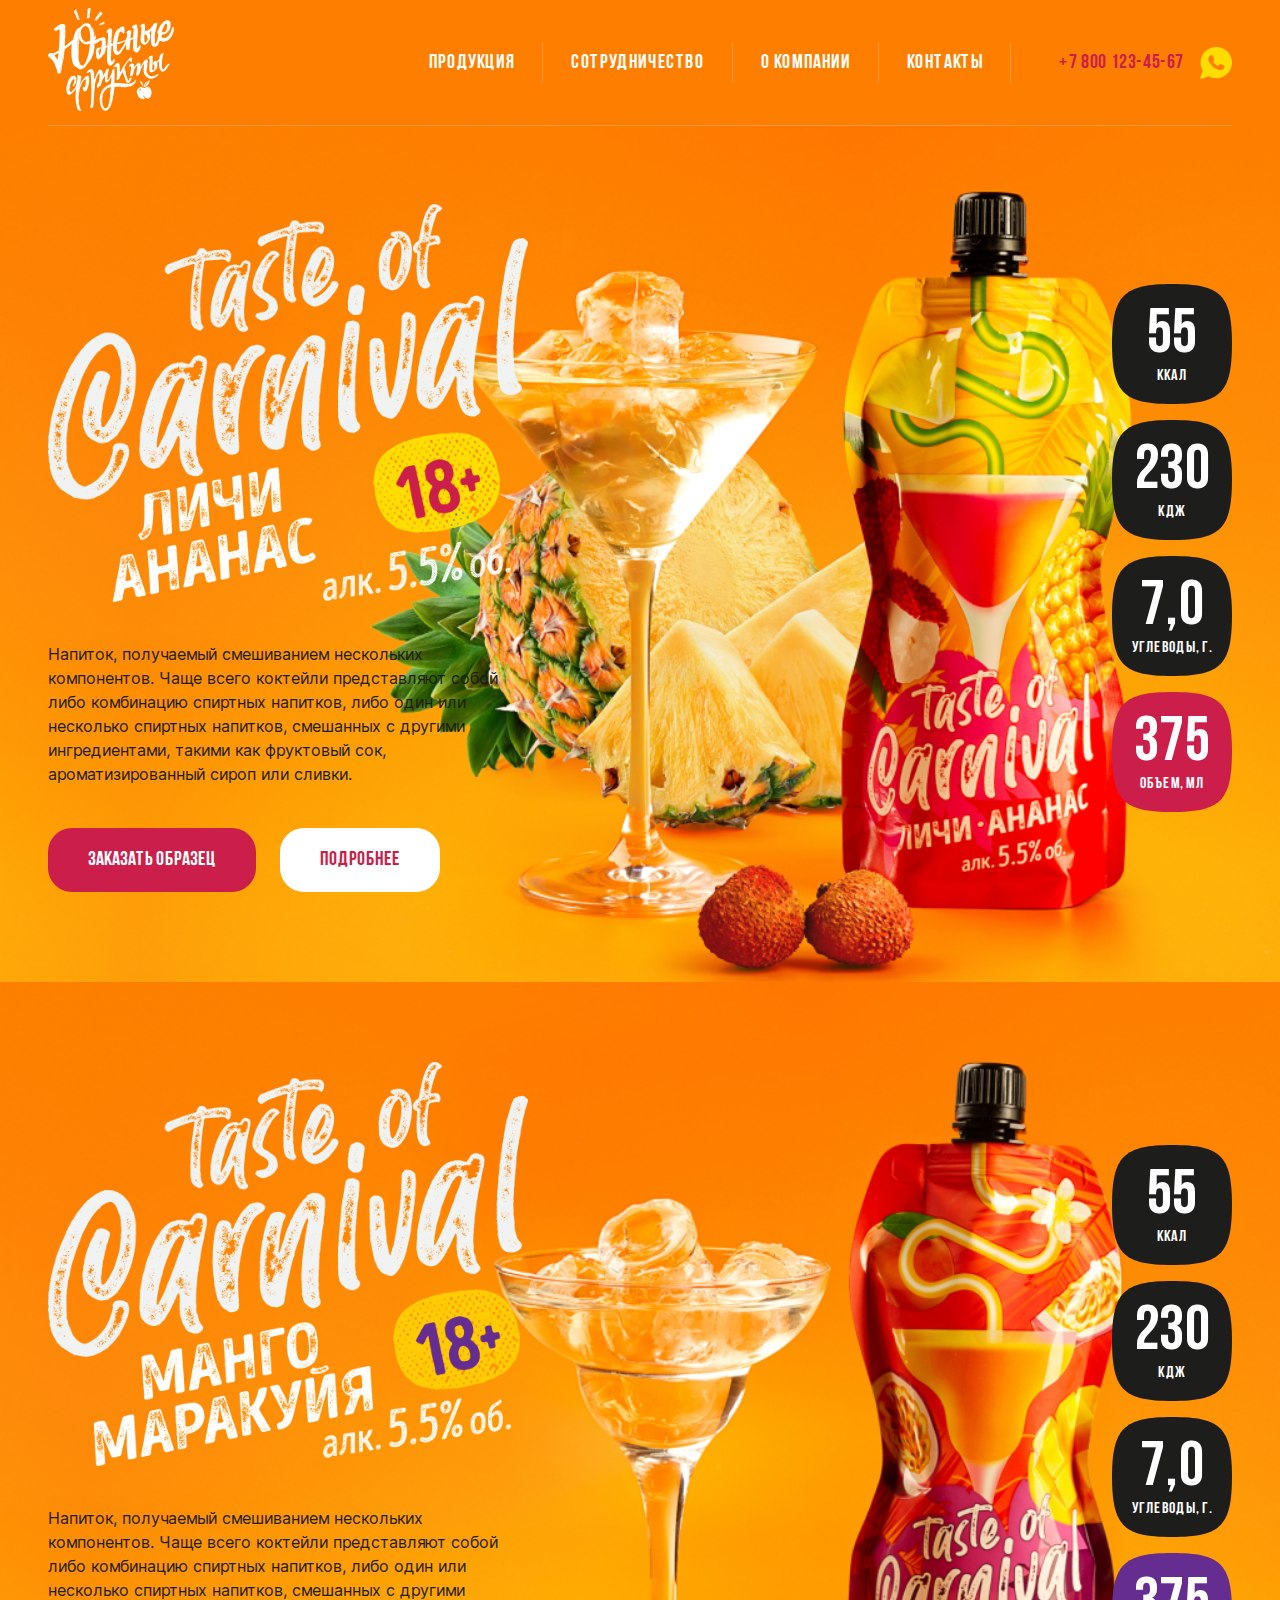
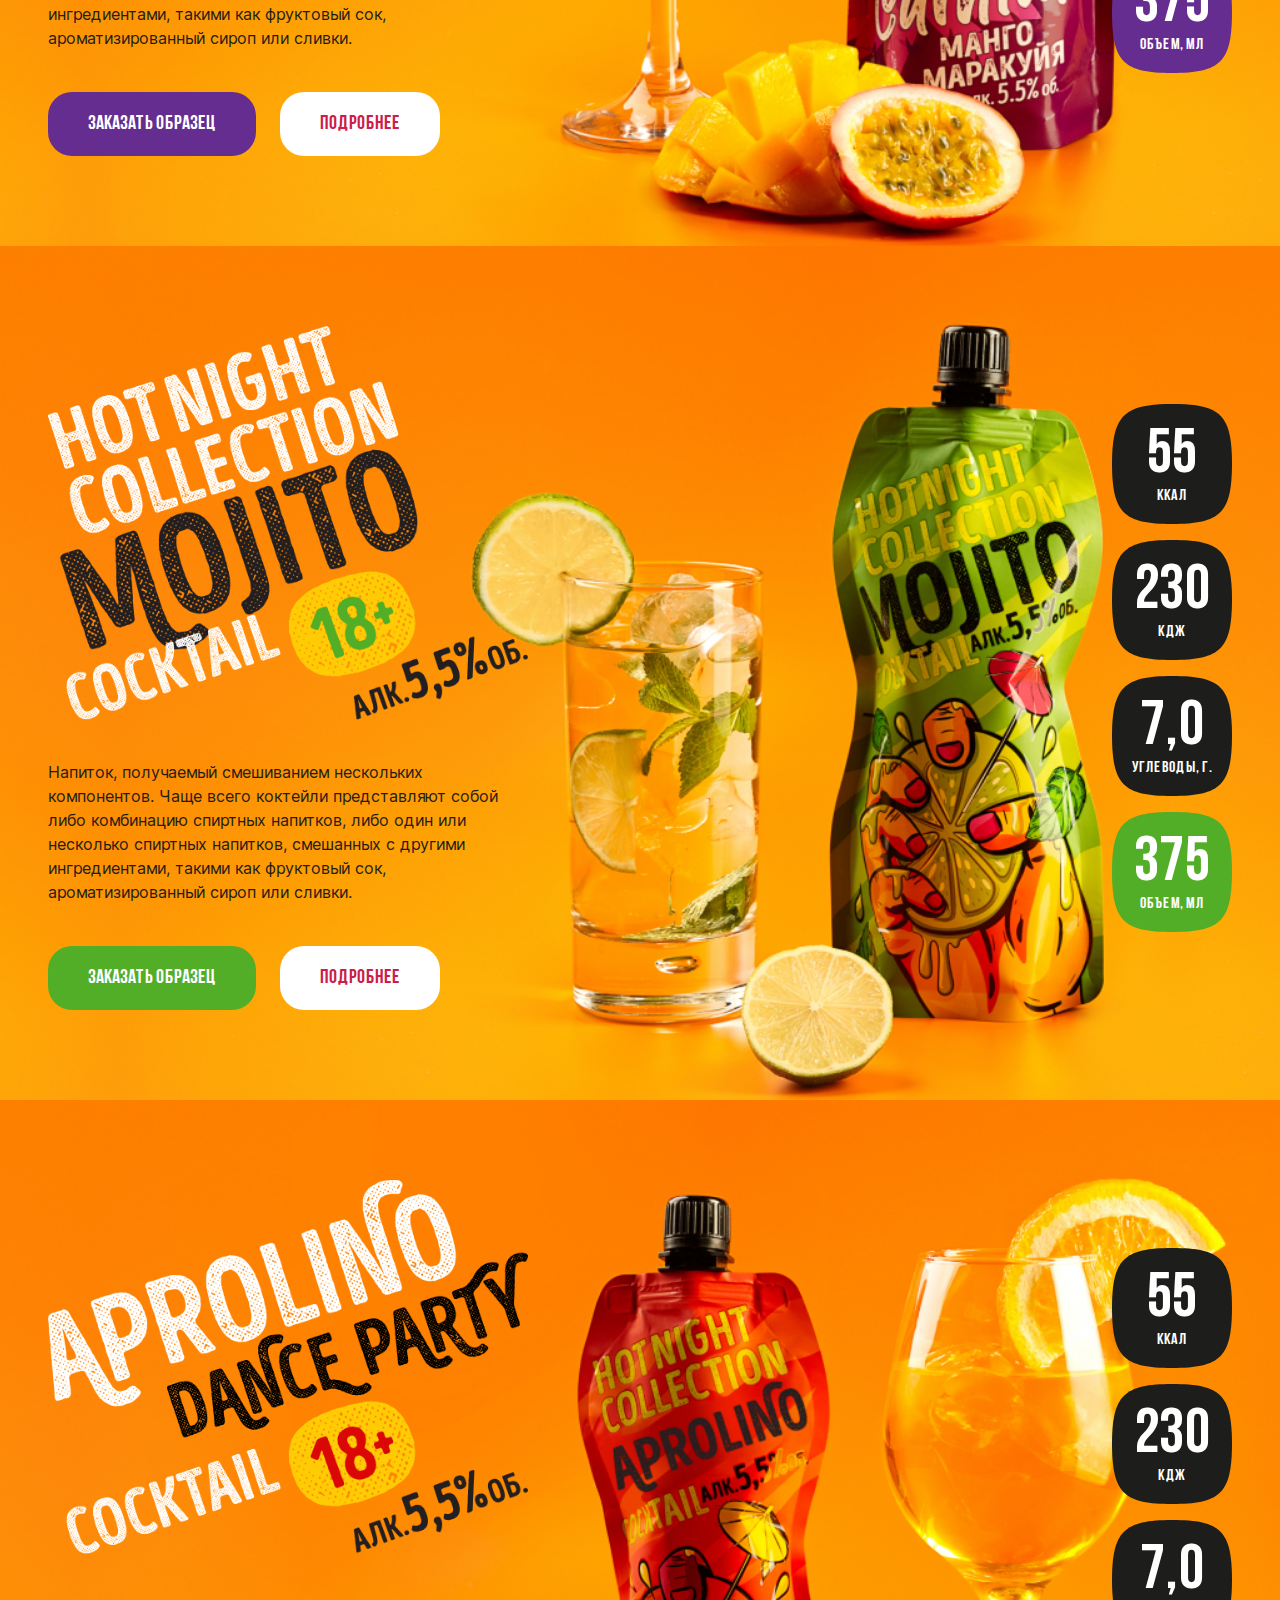
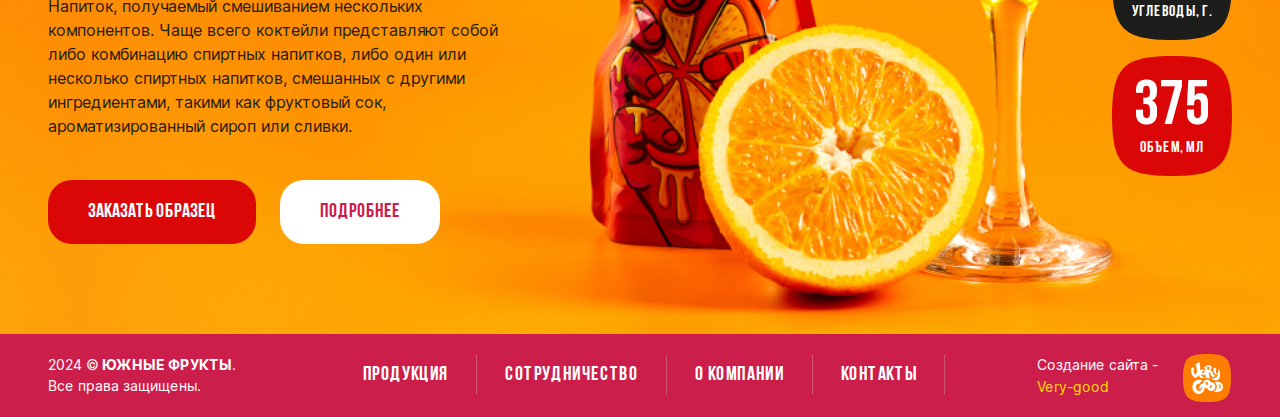
<file: products.html>
<!DOCTYPE html>
<html lang="ru">

<head>
  <meta charset="UTF-8">
  <meta name="viewport" content="width=device-width, initial-scale=1.0">
  <title>Продукция</title>

  <link rel="stylesheet" href="./libs/normalize.min.css">
  <link rel="stylesheet" href="./libs/swiper-bundle.min.css">

  <link rel="stylesheet" href="./css/style.min.css">
</head>

<body class="inner-page">
  <header class="header">
    <div class="wrapper">
      <div class="header__wrapper">
        <a class="header__logo" href="./index.html">
          <svg xmlns="http://www.w3.org/2000/svg" viewBox="0 0 126 103" fill="none">
            <g fill="#fff" clip-path="url(#a)">
              <path
                d="M40.758 69.5c-.135-.028-.234-.11-.264-.247-.031-.14.184-.199.215-.06.015.066.045.079.108.092.14.028.081.243-.06.214Zm.108 5.15c-.043.048-.072.105-.1.163-.065.128-.258.015-.193-.112a.892.892 0 0 1 .136-.209c.097-.106.254.052.157.158Zm-8.277.724c-.072.28-.02.569-.23.794-.063.068-.15.026-.178-.041-.002-.002-.004-.002-.006-.005-.108-.114-.003-.202.034-.302.014-.04-.012-.094-.02-.141-.022-.023-.06-.044-.063-.069-.016-.15-.087-.308-.07-.454-.002-.01-.005-.018-.005-.028a1.66 1.66 0 0 1 .089-.485c.021-.067.084-.086.137-.073.064-.014.138.019.133.102-.016.256.248.44.18.702Zm-.407 1.313c-.057.103-.129.19-.128.313a.1.1 0 0 1-.071.102c-.019.074-.055.138-.144.17-.095.034-.132-.069-.155-.147-.056-.186-.018-.323.201-.358a.113.113 0 0 1 .006.006c.044-.09.102-.173.135-.266a.317.317 0 0 1-.19-.093.18.18 0 0 1-.051.008c-.096.001-.136-.064-.128-.158.006-.078.063-.116.127-.114l.012.002c.057-.034.145-.023.17.06.025.084.089.09.167.074.066-.014.146.03.141.107a.658.658 0 0 1-.092.294Zm-.845 1.511c-.136.009-.127-.106-.125-.202l.158-.441.132.406c.017.129-.03.23-.165.237Zm-4.644 3.374c0 .144-.223.143-.223 0v-.067c0-.144.223-.143.223 0v.067Zm-.98 1.097c0 .143-.224.143-.224 0v-.035c0-.143.224-.143.224 0v.035Zm-.828.612c-.033.08-.096.16-.193.149-.093-.012-.136-.095-.163-.175-.03-.089.052-.143.124-.134a.093.093 0 0 1 .092-.02l.01-.002a.145.145 0 0 1 .113.047c.039.038.037.09.017.135Zm-3.471.502c-.017-.223-.192-.366-.033-.62.166.357.166.357.033.62Zm-.27-2.683v-.017c0-.144.222-.143.222 0v.017c0 .143-.223.143-.223 0Zm.082-.529a.397.397 0 0 1 .219-.152c.138-.041.197.174.06.215l-.009.003c.005.059-.03.12-.106.119a.215.215 0 0 1-.124-.032c-.045-.031-.078-.103-.04-.153Zm6.821-8.83c.046-.135.261-.076.215.06a.055.055 0 0 0 0 .058c.047.136-.17.194-.215.06a.266.266 0 0 1 0-.178Zm.27 1.052c0 .057-.036.16-.062.162-.12.009-.165-.08-.18-.228.013-.024.038-.116.074-.12.126-.017.168.083.168.186Zm12.847-2.762c-.07-.119-.133-.219-.078-.368.09-.244.04-.49-.026-.734-.065-.238.02-.554-.295-.663-.29-.1.151-.33-.095-.418-.014-.005-.023-.024-.035-.035-.423-.363-.366.123-.507.419-.105-.49-.425-.485-.704-.54-.23-.047-.33.25-.52.245-.558-.016-.942.303-1.283.656-1.794 1.86-3.484 3.805-4.74 6.084-.056.101-.103.214-.255.204-.136-.195.053-.338.084-.506a.546.546 0 0 0-.07-.039c.002.045-.018.091-.076.106-.06.016-.11.045-.166-.009-.069-.068-.026-.127-.008-.202.034-.144-.053-.281.009-.428.047-.114.154-.227.29-.191.118.03.163.147.173.258l.024-.029c-.071-.27.126-.499.115-.76.024-.04.03-.065.022-.08l.167-.61.106-.618-.018-.369c.012-.114.019-.265-.124-.257-.095.005-.056.156-.043.248l-.011.382c-.003.205.025.415-.102.598-.026.204-.05.408-.075.613-.057.056-.11.154-.172.16-.104.01-.114-.108-.104-.182.068-.502.064-1.039.175-1.5.161-.668.24-1.362.475-2.022.228-.639-.032-1.288-.534-1.427-.555-.154-1.029-.459-1.544-.684a4.138 4.138 0 0 0-1.351-.334c-.661-.051-.944.356-.712.97.17.45.346.91.365 1.392.068 1.704-.248 3.366-.646 5.011-.152.627-.459 1.22-.572 1.85-.175.975-.501 1.894-.898 2.784-.772 1.735-2.051 3.078-3.477 4.296-.223.19-.522.33-.457.75-.165-.284-.332-.31-.547-.113-.226.208-.666.123-.84-.14-.364-.547-.527-1.173-.712-1.79-.022-.073-.028-.175.006-.237.226-.413.034-.956.424-1.321.078-.073.064-.183-.016-.333-.17-.319-.249-.7-.015-1.053.113-.128.09-.262.02-.4-.085-.312.287-.517.228-.785-.154-.698.427-1.236.37-1.907-.01-.124.054-.24.245-.24.267-.002.26-.172.117-.325-.214-.228-.041-.347.038-.57.18-.501.714-.769.797-1.288.097-.6.758-.896.775-1.523.534-.063.492-.797 1.14-.864.606-.061.863-.034.9.632a5.824 5.824 0 0 1-.282 2.213c-.379 1.105-.569 2.287-1.352 3.233-.286.345-.19.706.122.836.457.19 1.297-.167 1.495-.612.312-.704.625-1.41 1.263-1.901.076-.058.178-.165.17-.239-.07-.587.433-.953.569-1.472.071-.274-.072-.451-.04-.684.1-.706.403-1.426-.056-2.122-.017-.026.014-.09.032-.132.25-.585.152-1.022-.326-1.437-.159-.283.299-.216.245-.418-.084-.311-.343.165-.456-.087-.019-.042-.055-.076-.083-.114-.047-.097-.137-.102-.21-.063-.447.236-.44-.218-.364-.327.165-.233.044-.283-.115-.328-.398-.112-.789-.255-1.211-.27-1.577-.056-2.774.642-3.738 1.834-.909 1.124-1.564 2.4-2.076 3.726-.765 1.981-1.314 4.026-1.537 6.158-.182 1.749-.05 3.451.447 5.124.256.861.7 1.62 1.608 1.98 1.071.425 1.926-.04 2.699-.697 1.785-1.516 3.275-3.313 4.799-5.076.078-.091.109-.297.278-.228.19.078.04.231.01.343-.492 1.89-.7 3.817-.723 5.766-.016 1.448.09 2.892.118 4.337.022 1.185.152 2.353.294 3.52.227 1.866.71 3.682 1.201 5.493.19.698.26 1.433.903 1.945.706.561 1.52.81 2.378.935.583.084.895-.386.64-.898-.079-.159-.194-.32-.252-.469-.172-.444-.525-.828-.585-1.282-.062-.47-.185-.877-.468-1.244-.053-.067-.095-.124-.089-.218.033-.504-.14-.967-.36-1.398-.236-.462-.173-1.002-.456-1.456-.1-.16-.082-.521.035-.665.285-.348.105-.51-.146-.714-.177-.144-.235-.418-.043-.505.527-.24.52-.565.291-.997-.044-.083-.075-.216-.038-.29.21-.428-.143-.748-.189-1.122-.018-.155-.235-.148-.211-.308.08-.534-.096-1.052-.09-1.581.002-.245-.035-.5.017-.733.167-.749.223-1.51.258-2.27.03-.66.305-1.256.34-1.938.134-2.676.912-5.22 1.974-7.67.433-.998.962-1.956 1.477-2.916.143-.266-.14-.5.107-.813.462-.585 1.03-1.047 1.517-1.588.188-.21.46-.087.53-.257.125-.296.396-.32.616-.441.23-.127.361-.078.406.212.06.382.046.763.047 1.144.004 1.964-.005 3.926-.583 5.832-.23.754-.711.933-1.345.483-.423-.3-.657-.24-.877.242-.304.67-.26 1.381-.104 2.055.14.605.222 1.218.878 1.67.527.362.978.745 1.547.432.53-.291 1.064-.592 1.43-1.123.266-.39.437-.819.648-1.23.475-.929.826-1.907 1.018-2.935.123-.665-.074-1.41.54-1.95.089-.08.04-.298.102-.429.164-.343-.433.013-.273-.307.083-.165.38-.083.373-.39-.019-.753.02-1.507.025-2.26.002-.245-.141-.48-.077-.734.135-.53-.217-1.11.171-1.623.04-.053-.044-.22-.1-.316ZM56.02 84.325l-.015.017c-.152.238-.318.445-.375.717.014.033.044.06.102.071.085-.262.203-.514.304-.771l-.017-.034Z" />
              <path
                d="M70.025 78.463c.23-.202.436-.03.711-.097-.27.479-.462.233-.712.097Zm-4.32-3.337c-.024.015-.114-.018-.12-.041-.034-.148.04-.245.204-.325.091.178.037.287-.085.366Zm-.222-3.273c-.034-.006-.08-.055-.084-.088-.008-.075.05-.104.139-.109.019.026.061.059.064.094.007.076-.052.115-.119.103Zm-.186-3.516c.012-.034.06-.068.099-.077.049-.011.089.018.079.096-.027.019-.06.056-.1.065-.056.012-.095-.034-.078-.084Zm.094-2.767c.073.003.133.034.128.111-.004.069-.056.124-.129.114-.037-.006-.084-.055-.097-.094-.023-.073.02-.12.098-.13ZM62.789 79.6c-.203 1.88-.43 3.76-.59 5.645-.081.958-.173 1.917-.175 2.885-.002 1.163-.255 2.307-.42 3.456-.241 1.671-.551 3.335-.987 4.965-.32 1.193-.62 2.426-1.66 3.28-.436.358-.9.578-1.462.515-.31-.034-.607-.092-.845.177l-.004-.002c-.025-.179.033-.38-.121-.643l-.1.535-.005.005c-.193.045-.21-.075-.202-.216.01-.188.044-.38-.091-.543-.262-.058-.13.142-.156.237-.023.09-.088.171-.164.154-.118-.026-.113-.17-.077-.238.115-.215.265-.413.2-.678-.198-.121-.291-.326-.35-.524-.067-.227.02-.525-.375-.19-.164.142-.2-.163-.148-.273.134-.286.16-.691-.055-.775a.913.913 0 0 1-.099-.046.312.312 0 0 1-.294-.089c-.132-.142-.041-.28.084-.374.019-.118.05-.238.026-.351a.873.873 0 0 1-.016-.138 1.422 1.422 0 0 1-.24-.08c-.11-.05-.042-.199.057-.207.072-.006.14-.017.204-.034.012-.087.023-.172.023-.261.001-.34-.36-.4-.449-.656.272-.094.36-.332.436-.571.017-.054-.031-.181-.038-.18-.72.087-.248-.538-.453-.753-.1-.112-.29.075-.336-.07-.026-.083.104-.194.226-.228.386-.356.195-.849.13-1.198-.122-.649.055-1.263.027-1.892-.009-.206-.204-.396-.058-.61h.001l-.001.025c.012-.001.02.003.03.004a.21.21 0 0 1 .083-.073c.05-.023.127-.018.153.04.044.1.059.2.064.306a.22.22 0 0 0 .088-.008c-.055-.232.153-.65-.383-.488a.158.158 0 0 1-.024-.018c-.12-.359-.14-.66.328-.794.278-.08.313-.317.218-.56-.075-.191-.152-.378-.144-.588.01-.197-.104-.41.053-.59.006-.019.013-.037.025-.055.128-.484.273-.962.542-1.391l.148-.42c.041-.213.129-.388.263-.579.08-.115.138-.27.236-.37.08-.083.197-.112.277-.188.035-.151.054-.307.05-.47-.003-.083.017-.172.12-.185.17-.02.099.232.28.238.137-.197.015-.585.402-.622.005-.168-.136-.341.003-.524.194.094-.048.456.267.445a.106.106 0 0 0 .028-.026c.121-.1.094-.24.1-.37.007-.147.013-.224.044-.262-.018-.14.038-.271.187-.326.056-.02.121.024.137.078.024.087.022.17.005.253.09-.007.099-.099.135-.167.048-.09.085-.187.125-.28-.038-.091-.037-.185.021-.305.033-.067.121-.065.172-.024.034-.117.068-.215.19-.303.046-.033.128-.01.152.04.185-.035.242-.13.169-.285-.012-.071.028-.14.107-.14.187-.004.19-.327.288-.443a.377.377 0 0 1 .293-.136c.09 0 .172.013.202.112.01.035-.03.116-.02.137.019.035.079.05.142.06.138-.049.268-.115.272-.339 0-.096.076-.107.179-.058.27.13.38.002.322-.261-.006-.025-.004-.047-.005-.07a.1.1 0 0 1-.026-.072c.004-.157.048-.316.19-.4a.114.114 0 0 1 .153.04c.05.083.057.175.061.27.003.062-.012.164.059.185a.1.1 0 0 1 .072.072c.2.037.364-.153.522-.262-.001-.004-.004-.007-.004-.011a1.077 1.077 0 0 1 0-.346c.008-.058.085-.094.137-.078a.441.441 0 0 0 .337-.033c-.002 0-.005-.002-.007-.006-.07-.125.123-.237.193-.112.082.145.028.245-.078.308.02.038.03.08.037.124.17-.002.34.004.506-.035.077-.018.094.179.08.301Zm-8.824 14.948c-.039.104-.054.253-.182.27-.158.02-.144-.14-.182-.24-.108-.28-.155-.544.209-.72-.076.267.254.423.155.69Zm-.538-3.95c-.002-.066.022-.123.108-.128.102.019.098.104.09.18-.005.039-.042.108-.061.107-.093-.004-.135-.073-.137-.16Zm.363-1.988c.05.025.081.085.14.15-.068.032-.122.074-.14.061-.05-.031-.11-.08-.122-.133-.019-.089.058-.111.122-.078Zm.082-.46.09.116c-.035.02-.073.06-.102.054-.033-.007-.058-.054-.087-.084l.1-.086Zm.191 3.678c.02.113.027.254-.111.282-.152.032-.164-.128-.196-.225-.036-.107-.028-.22.08-.288.157.017.208.117.227.232Zm5-21.452c-.01.02-.023.037-.035.055a.114.114 0 0 1-.015.046l-.05.085c-.065.11-.237.035-.205-.086.003-.01.009-.017.012-.026l.002-.005c.026-.065.064-.12.1-.181.07-.125.262-.013.192.112Zm-.262.99c-.129.007-.16-.076-.16-.184.002-.091.039-.15.137-.157.109.02.17.082.171.194.001.097-.06.142-.148.147Zm-.797-4.258c-.144 0-.144-.223 0-.223.143 0 .143.223 0 .223Zm-.176.26c0 .143-.224.143-.224 0v-.017c0-.144.224-.143.224 0v.017Zm-2.657 1.12c-.126 0-.135-.109-.138-.207-.082-.007-.174-.021-.165-.124.008-.08.063-.149.163-.079.1.07.198.142.297.213.001.108-.044.196-.157.197Zm-.11 1.252c-.144 0-.144-.223 0-.223s.144.223 0 .223Zm-.612-1.571c-.02-.09-.06-.221.06-.233.17-.017.127.132.117.237l.188.288c-.306-.015-.306-.015-.365-.292Zm.134.673c.023-.014.022-.009 0 .016-.076.122-.269.01-.193-.112a.258.258 0 0 1 .134-.119c.134-.051.192.164.06.215Zm.016.59c-.042.066-.082.132-.136.19-.063.07-.193.014-.193-.072-.046-.045-.06-.135.007-.187a.4.4 0 0 1 .226-.099c.084-.006.14.1.096.168Zm-.214-4.582c.077.119.11.236-.009.341-.055.049-.13.04-.158-.033-.059-.157.049-.235.166-.308Zm-.23-.788c-.067.02-.124-.02-.123-.094 0-.04.031-.109.056-.113.063-.01.12.023.136.114-.018.026-.036.083-.068.093Zm-.458 9.673c-.152-.151-.203-.287-.007-.443.14.153.132.29.007.443Zm-2.21 4.508c-.05.05-.102.095-.153.142l.002.013c-.038.098-.098.17-.206.183-.091.011-.113-.05-.1-.119a.221.221 0 0 1 .026-.075.09.09 0 0 1 .036-.082 3.32 3.32 0 0 0 .237-.22c.102-.1.26.057.158.158Zm-.733-12.885c-.067.025-.12-.026-.125-.098-.005-.064.012-.125.096-.128.066.007.14.029.135.1-.003.046-.06.108-.106.126Zm-3.614 9.44c-.11-.008-.136-.07-.133-.135.003-.09.052-.168.15-.141.04.01.075.099.08.155a.11.11 0 0 1-.097.121Zm-.459 2.68c-.028.026-.07.043-.108.029a.19.19 0 0 1-.08-.057.108.108 0 0 1-.02-.112c0-.018.004-.037.019-.056v-.002c.052-.067.144-.075.194 0 .036.056.049.15-.005.198Zm-.03.81c-.047.094-.173.054-.204-.027-.022-.056-.02-.12-.02-.18-.001-.08.066-.114.127-.106.071-.016.163.04.142.135-.014.064-.016.118-.045.178Zm-.057.631a.72.72 0 0 0-.03.19.102.102 0 0 1-.05.088c-.019.028-.038.058-.059.059-.065.002-.093-.038-.096-.087a.103.103 0 0 1-.017-.06.977.977 0 0 1 .037-.249c.041-.137.256-.078.215.06Zm-.229-6.941c.023-.036.086-.084.108-.074.065.028.084.094.052.162-.02.043-.04.094-.125.062-.044-.028-.076-.085-.035-.15Zm13.588-9.086c.061-.09.121-.144.232-.157.143-.015.141.208 0 .223-.013.002-.034.039-.039.046-.08.118-.273.007-.193-.112Zm28.213 9.582c.338-.144.204-.37.093-.572-.135-.245-.364-.204-.57-.12-.285.118-.5.332-.656.593-.657 1.1-1.694 1.797-2.788 2.32-1.38.66-2.873.973-4.442.984-2.222.016-4.409-.362-6.62-.46-1.746-.08-3.486-.252-5.237-.181-.185.008-.36.033-.535.098-.593.22-1.108-.084-1.059-.71.037-.469-.07-.952.07-1.402.236-.765.097-1.563.261-2.33.033-.154-.021-.256-.125-.35-.1.022-.209.036-.279-.044-.11-.124-.427-.154-.241-.432.202-.3.25.194.42.093.26-.337.32-.755.213-1.117-.239-.805.01-1.612-.103-2.423-.082-.598.125-1.239-.1-1.855-.041-.114.003-.261.02-.392.08-.62.205-1.231.052-1.865-.07-.29-.062-.612-.026-.912.077-.65-.001-.732-.594-.523-.126.045-.253.086-.378.131-.7.257-1.16.679-1.33 1.466-.155.716-.097 1.48-.359 2.15-.719 1.835-1.37 3.705-2.398 5.407-.56.928-1.306 1.675-2.207 2.345.018-.292-.023-.55.06-.76.113-.286-.143-.516-.047-.775.328-.894.309-1.847.473-2.77-.032-.03-.063-.063-.095-.094-.442-.037-.334-.266-.15-.48.076-.087.225-.113.34-.166-.013-.758.1-1.517.27-2.235.235-.999.455-1.998.665-3.002.256-1.222.117-1.427-1.072-1.123-.587.15-1.285.253-1.535.964-.584 1.673-1.522 3.16-2.446 4.653-.201.326-.49.617-.253 1.052.036.066.04.211-.099.237-.058.011-.126-.024-.189-.038.082-.352-.321-.623-.24-.907.179-.63.008-1.233-.006-1.846-.004-.195-.045-.55-.066-.563-.403-.247-.313-.708-.382-1.032-.14-.653-.357-1.016-1.048-1.162-.181-.039-.317-.077-.452-.244-.62-.765-1.343-.732-2.04-.022-.59.602-.774 1.427-1.268 2.077-.526.69-.907 1.47-1.244 2.264-.604 1.42-1.164 2.858-1.598 4.342-.093.318-.251.617-.436 1.06-.049-.203-.074-.26-.075-.317-.012-1.82-.255-3.633-.2-5.457.029-.925-.294-1.793-.517-2.676-.023-.092-.077-.179-.128-.262-.252-.415-.532-.816-.753-1.247-.174-.34-.497-.426-.79-.56-.272-.125-.276.124-.342.286-.025.062-.106.074-.175.043-.093-.042-.12-.13-.078-.206.249-.444-.07-.388-.325-.364-.896.086-1.65.479-2.312 1.076-.584.527-1.047 1.163-1.584 1.732-.165.176-.43.342-.287.627.132.264.385.39.699.404.798.033 1.464-.246 2.033-.794.382-.367.428-.356.623.145.296.761.482 1.556.555 2.364.142 1.57.292 3.144.342 4.72.134 4.254.269 8.51.3 12.766.02 2.656-.144 5.314-.227 7.97-.05 1.612-.224 3.214-.368 4.819-.08.878-.254 1.733-.447 2.587-.036.16.006.22.164.29 1.105.489 2.255-.014 2.739-1.143.182-.424-.014-.9.127-1.204.34-.732-.124-1.538.33-2.22.028-.041-.018-.169-.068-.22-.167-.17-.126-.38-.1-.567.137-.959.098-1.931.277-2.888.204-1.084.067-2.194.188-3.288.029-.261.245-.517.108-.772-.15-.283-.075-.527.018-.784l.007.005c.15-.066.221-.131.238-.197-.044.013-.088.022-.133.033-.068.016-.145-.032-.141-.107a.57.57 0 0 1 .056-.222l-.007-.005c-.004-.011-.007-.023-.012-.033-.02-.78.206-1.545.116-2.333-.038-.334.322-.655.085-1.02.475-.602.32-1.33.382-2.007.069-.759.045-1.526.11-2.286.082-.928.22-1.85.184-2.788-.009-.212-.067-.493.143-.659.222-.176.253-.409.296-.659.138-.802.252-1.612.449-2.4a21.307 21.307 0 0 1 2.528-5.982c.06-.097.126-.219.22-.26.404-.18.61-.4.268-.817-.058-.07-.05-.158.023-.224.074-.067.167-.065.21.018.146.276.49.56.378.837-.253.623.02 1.22.022 1.814.003 1.537-.162 3.052-.296 4.573-.07.797-.273 1.56-.713 2.259a13.73 13.73 0 0 0-1.52 3.294c-.148.482-.23.974-.08 1.47.143.474.57.787 1 .752.674-.054 1.738-1.05 1.845-1.728.667.168 1.222-.412 1.083-1.128.144-.127.166.233.318.078.108-.111-.004-.203-.015-.305-.04-.355-.204-.762.23-1.006.208-.117.072-.283.103-.425.108-.494-.114-1.092.433-1.455.001.008.001.016.003.023.084.04.092.214.21.166.149-.062.057-.16-.02-.215-.138-.096-.062-.242-.104-.359-.011.012-.016.025-.025.037a.176.176 0 0 1 .025-.062c.082-.313.563-.569.138-.958-.01-.01.026-.11.056-.12.279-.088.198-.342.268-.53.135-.366.14-.808.469-1.07.692-.553 1.113-1.31 1.625-2.003.233-.314.398-.75.887-.842-.012.41-.413.586-.44.964-.1 1.397-.112 2.794.037 4.184.147 1.38 1.42 1.91 2.516 1.044.69-.545 1.338-1.147 1.818-1.908.54-.858 1.115-1.693 1.677-2.537.068-.103.105-.28.285-.2.131.06.08.202.07.314-.168 2.037-.345 4.073-.498 6.112-.02.269-.073.446-.344.521-1.474.41-2.804 1.129-4.11 1.901-2.13 1.26-3.793 2.981-4.928 5.171-.767 1.482-1.158 3.101-1.517 4.726-.22.995-.436 2.008-.339 3.006.107 1.104.147 2.213.286 3.317.33 2.612 1.14 5.01 2.79 7.091 1.132 1.429 2.59 1.694 4.165.788 1.733-.997 2.804-2.548 3.65-4.29.217-.446.349-.926.555-1.38.172-.379.465-.74.415-1.202-.098-.021-.238.081-.288-.077-.046-.145.073-.237.155-.33.178-.2.21.11.337.103.184-.334.235-.676.085-1.04-.052-.126-.175-.31.073-.348.294-.046.327-.284.348-.47a4.57 4.57 0 0 1 .305-1.194c.251-.633.172-1.344.404-1.992.056-.156.064-.449-.026-.514-.303-.22-.162-.481-.07-.667.265-.534.26-1.16.582-1.664.384-.602.144-1.316.38-1.948.156-.416.116-.865.112-1.314-.004-.443-.03-.93.094-1.343.256-.846.385-1.698.424-2.57.005-.13-.002-.251-.09-.375-.125-.173.126-.831.312-.805.496.07.952-.244 1.469-.074.239.08.647.177.795-.268.04-.119.16-.126.24-.037.166.182.364.278.576.342a.11.11 0 0 1 .06-.025c.16-.012.361-.096.525-.067.181.031.308.207.483.264.322.104.601.051.87.158.068-.012.135-.027.202-.047-.307-.224-.765-.13-.837-.578.55-.126.995.12 1.455.307.015.005.027.015.041.021a9.122 9.122 0 0 0-.041.004c-.106.555.377.375.62.494-.007.09-.1.22.038.251.186.044.3-.086.367-.251-.024-.039-.06-.076-.091-.113-.193-.1-.544-.021-.667-.259-.065-.127.127-.24.193-.112.067.13.313.106.44.133a.343.343 0 0 1 .048-.054l-.038-.004.038-.02c.67-.183 1.319.015 1.973.115.355.054.658.31 1.045.254.162-.023.45.09.168-.237-.05-.059-.013-.126.057-.159.066-.03.132-.032.163.047.142.356.513.359.783.551.044-.628.044-.628.615-.383.255.016.447-.105.61-.286.364-.289.584.14.883.176l.032-.023a.469.469 0 0 1-.032.048c.263-.002.488-.055.521-.374l-.025-.01.025-.016c.241-.092.47-.258.746-.177.249.073.446-.024.642-.15.02-.012.041-.018.061-.024a.268.268 0 0 0-.061.05l.064.01c.199-.263.772-.29 1.036-.103l.01-.013c.857-.53 1.716-1.058 2.744-1.328-.077-.073-.114-.13-.167-.154-.1-.045-.263-.036-.254-.184.009-.157.187-.087.272-.139.266-.161.56-.234.89-.288-.123-.138-.285-.217-.159-.39.017-.005.03-.012.046-.017a.132.132 0 0 1 .026-.079c.093-.11.228-.11.334-.196.044-.036.06-.087.094-.13.009-.01.02-.017.03-.025a1.052 1.052 0 0 0-.047-.04c-.003 0-.005.002-.008.003l.008-.028c.295-.07.495-.236.594-.533.064-.188.156-.398.339-.478.376-.166.235-.312.02-.48-.197-.153-.171-.236.033-.4.225-.18.857-.182.457-.76-.007-.01.074-.109.128-.132Z" />
              <path
                d="M82.688 78.523c.04-.16-.69-.245-.781-.01.046.254.29.147.47.153.111-.026.227-.047.308-.104a.119.119 0 0 1 .003-.04ZM109.951 53.962a.56.56 0 0 0-.028.023c.016 0 .023-.01.028-.023Z" />
              <path
                d="M113.432 52.455c-.031-.002-.077-.056-.082-.09-.01-.069.03-.12.123-.137.017.029.052.062.055.099.006.064-.014.135-.096.128Zm-.287 1.11c-.124.006-.148-.143-.108-.222.075-.15-.001-.414.195-.443.189-.029.091.192.125.276-.004.187.013.378-.212.389Zm.073 5.237-.001.28c-.016.045-.028.094-.051.135-.048.086-.02.293-.179.218-.162-.077-.027-.224.027-.335-.038-.132.003-.237.113-.317.024-.219-.046-.45.085-.657.068.226.087.45.006.676Zm.227-9.06c.075.007.078.09.078.156-.001.066-.004.138-.086.15-.096.014-.102-.07-.099-.13.004-.073-.02-.188.107-.176Zm-4.803 8.911c-.03 0-.085-.05-.088-.082-.005-.068.044-.114.13-.134.023.028.072.06.076.096.007.072-.051.12-.118.12Zm-.101 2.013a.275.275 0 0 1-.032.078c-.038.066-.121.068-.175.023l-.001-.002c-.03-.024-.039-.072-.029-.108l.005-.016c.003-.013.01-.023.016-.032l.001-.002c.028-.14.243-.08.215.06Zm-.222-6.349c.013-.048.076-.087.126-.116.011-.006.058.05.075.065.007.095-.024.145-.096.16-.091.02-.119-.056-.105-.109Zm-4.294-4.168c-.05-.115-.04-.183.033-.28.065-.088.193-.043.211.034.103.13.1.298.082.46-.011.098-.155.166-.208.056a2.002 2.002 0 0 1-.093-.234.09.09 0 0 1-.025-.036Zm-.11 2.075c-.082-.005-.12-.059-.122-.128-.003-.089.03-.17.142-.142.068.017.113.07.101.152-.01.066-.036.122-.121.117Zm-.166 2.805c-.012.002-.016 0-.02 0-.003.006-.007.012-.008.02-.04.137-.255.078-.215-.06.033-.115.115-.198.243-.182.141.017.142.24 0 .222Zm-.142 6.38a.338.338 0 0 1 0-.195c.035-.139.251-.08.216.06a.084.084 0 0 0 0 .075c.045.137-.17.195-.216.06Zm.079-7.991c.101 0 .135.073.128.163-.005.067-.032.125-.11.143-.095-.019-.117-.102-.127-.177-.009-.068.033-.13.109-.13Zm.015-.796c.082.01.103.074.109.137.007.065-.009.132-.099.126-.081-.005-.11-.071-.113-.132-.003-.06.015-.13.103-.13Zm.014-4.618c.012-.008.027-.01.04-.014l.016-.006c.006-.001.01-.005.016-.006h.02c.063 0 .121.036.121.108 0 .082-.015.15-.049.225-.046.101-.213.05-.208-.057.001-.031.006-.063.009-.094-.029-.05-.019-.122.035-.156Zm.323.816c.068.19.028.33-.092.448-.011.011-.108-.027-.114-.054-.042-.178.06-.285.206-.394Zm10.071-2.282a.104.104 0 0 1 .081-.073l.015-.038c.031-.072.127-.063.175-.023.044.037.074.083.057.142-.013.047-.049.054-.074.083a2.572 2.572 0 0 0-.089.272c-.032.121-.222.095-.219-.03.002-.113.021-.226.054-.333Zm7.302 9.474c-.136-.136-.858-.239-1.188-.178-.116.135-.13.367-.273.475-.092.07-.121.03-.216.052-.047.01-.048-.036-.101-.022-.417.114-.088.099-.206.188-.155.117-.299.161-.333.377-.01.06-.084.093-.138.078a1.613 1.613 0 0 1-.134-.065 6.33 6.33 0 0 0-.292.367c-.011.058-.019.106-.027.132-.088.29-.246.447-.526.567a.122.122 0 0 1-.051.01c-.109.098-.223.19-.358.262-.042.172-.027.351-.026.526 0 .111-.153.151-.208.056a.487.487 0 0 1-.039-.083c-.197.367-.404.727-.483 1.163-.082.454-.464.795-.851 1.073-.309.222-.637.236-.917-.013-.274-.244-.498-.419-.734.14-.172-.672-.245-1.244-.369-1.804a3.748 3.748 0 0 1-.094-.976c.033-.7.416-1.408-.077-2.092-.024-.034.008-.133.043-.18.239-.317.027-.759.304-1.07.057-.064.024-.24-.11-.201-.457.13-.22-.12-.161-.273.054-.138.188-.291.16-.406-.235-.952.338-1.827.247-2.771-.02-.215-.007-.53.183-.744.094.03.205.18.28.029.062-.127-.106-.166-.187-.232-.155-.146-.156-.313-.076-.497.311-.712.294-1.503.538-2.232.026-.078.097-.205.073-.226-.309-.268.01-.41.128-.55.364-.429.328-.802-.146-1.118-.192-.127-.09-.287.018-.357.203-.132.44-.263.661-.006-.091.187-.126.374.004.677.112-.29.222-.462.215-.678.101-.123.181-.264.049-.4-.099-.1-.242-.049-.376-.047-.443.007-.763.338-1.174.412-.843.151-1.533.545-1.988 1.28-.614.989-.994 2.07-1.051 3.23-.052 1.06-.58 1.799-1.389 2.405-.396.296-.795.594-1.16.926a2.025 2.025 0 0 0-.191.535l-.001.02a.111.111 0 0 1-.008.038c-.01.054-.02.108-.026.164-.014.142-.237.143-.223 0 .009-.09.023-.176.04-.26.007-.06.015-.136-.015-.171-.315.154-.604.069-.706-.323-.18-.697-.542-.328-.857-.241-.515.141-.806.52-1.089.911-.048.253-.093.524-.399.517a1.978 1.978 0 0 1-.313.287c-.042.029-.035.123-.054.186-.07.24-.078.459-.043.665a.153.153 0 0 0 .121-.047c.082-.07.214-.005.186.108-.06.238-.1.446.025.663.074.1.155.198.246.293.332.346.66.686.803 1.177.314 1.077.19 2.101-.283 3.1-.126.266-.287.512-.255.84.016.163-.047.383-.293.394-.205.008-.471.186-.566-.187-.02-.077-.156-.192-.216-.18-.528.104-.452-.3-.547-.592-.107-.33-.129-.627.066-.932.101-.159.067-.353.062-.537-.008-.326-.084-.684.021-.974.295-.82.204-1.669.264-2.503.071-.969.072-1.96.21-2.906.139-.957-.235-1.831-.125-2.763.078-.652-.087-1.33-.069-1.993.018-.69-.225-1.17-.713-1.055-.981.229-2.002.423-2.729 1.226-.407.448-.745.938-.79 1.57-.017.23.005.39.316.353.703-.082.974.213 1.002.915.041 1-.075 1.986-.157 2.978-.093 1.107-.146 2.217-.236 3.323-.133 1.628-.1 3.25.211 4.854.158.816.915 1.49 1.696 1.543.953.064 1.905-.048 2.616-.74.533-.52 1.353-.752 1.608-1.557a.222.222 0 0 1 .147-.126c.713-.115.877-.73 1.129-1.248.856-1.763.889-3.623.589-5.51-.06-.379.027-.632.383-.797.095-.044.155-.164.231-.249.018-.117-.165-.28-.012-.33.146-.05.103.142.117.24.207-.043.314-.235.489-.327.111-.057.153-.263.312-.194.152.065.088.236.084.36-.063 1.868.121 3.716.388 5.562.19 1.308.766 2.432 1.587 3.43.856 1.04 2.125 1.223 3.28.56 1.439-.827 2.374-2.105 3.188-3.498.683-1.17 1.104-2.492 2.046-3.514.069-.075.1-.17.009-.262ZM99.122 62.272c.204-.012.129-.223.175-.346.039-.102.072-.28-.08-.274-.242.01-.062.283-.179.383-.03.108-.045.244.084.237ZM99.213 63.219c.15-.144.17-.297.017-.534-.104.194-.28.295-.18.509.025.054.096.088.163.025Z" />
              <path
                d="M98.316 59.554c-.003.026-.081.073-.101.063-.175-.088-.235-.232-.216-.455.228.075.342.184.317.392Zm-.283 4.821c-.144 0-.144-.223 0-.223s.143.223 0 .223Zm-.767-3.146c-.077-.002-.112-.06-.102-.13.01-.073.07-.103.139-.103.083 0 .103.057.102.127-.02.072-.071.108-.14.106Zm.001.358.016-.011c-.111.088-.27-.068-.158-.158a.266.266 0 0 1 .083-.045c.136-.05.194.166.06.215Zm-2.577-4.194c-.046.026-.056.07-.067.118-.032.14-.247.08-.216-.059a.37.37 0 0 1 .17-.252c.124-.072.237.12.113.193Zm-2.107 1.481c-.022.121-.064.248-.214.193-.103-.037-.07-.126.02-.178.001-.017.002-.033.005-.049.032-.15-.055-.336.122-.442.027-.016.101 0 .122.026.13.165-.01.303-.055.45Zm-.33-1.159c-.336-.485-.348-.624-.078-.81.17.047.286.113.105.288l-.027.522Zm-1.42 5.054c-.074-.002-.115-.054-.077-.122.015-.027.083-.044.12-.035.032.006.056.055.096.1-.06.026-.1.058-.139.057Zm-4.92-4.296c-.023.142-.237.081-.215-.06.011-.069.053-.172-.005-.228-.103-.1.055-.258.158-.158.13.127.088.286.062.446Zm-.283-1.797c.012-.04.02-.08.034-.118.052-.132.268-.074.215.06-.015.038-.022.078-.033.117-.04.138-.255.08-.216-.059Zm-.664 7.515c-.1-.091-.062-.204.017-.293.095-.107.252.05.157.158a.66.66 0 0 0-.016-.023c.106.097-.053.254-.158.158Zm.04.483c-.071.125-.264.013-.193-.112a.171.171 0 0 0 .022-.117c-.024-.14.191-.2.216-.06a.418.418 0 0 1-.045.289Zm13.9-12.804c.076.075.155.173.14.287a.19.19 0 0 1-.138.164.17.17 0 0 1-.196-.081c-.038-.075-.013-.156.029-.224-.08-.101.067-.243.165-.146Zm.28 4.69c.11.009.213.055.199.17-.014.117.01.294-.167.31-.13.012-.208-.089-.206-.224.001-.12.035-.227.174-.257Zm.025.849-.037.03c-.01.186-.092.357-.309.319-.063-.011-.087-.082-.078-.137.03-.159.147-.27.266-.37.11-.091.268.066.158.158Zm-.118.939a1.12 1.12 0 0 0-.09.31c-.023.142-.237.082-.216-.059a1.31 1.31 0 0 1 .113-.363c.062-.13.254-.017.193.112Zm11.376 7.703c-.16-.154-.348-.031-.517.026-1.332.45-2.467 1.288-3.727 1.877-.244.114-.605.395-.764.228-.441-.463-.465-.026-.637.247-.135-.366-.424-.318-.709-.303-.433.023-.858.134-1.301.032-.758-.175-1.467-.365-2.087-.925-.464-.419-.527-1.136-1.165-1.39-.093-.036-.03-.219-.053-.326-.083-.37-.195-.818-.528-.949-.226-.088-.276-.228-.294-.342-.164-1.01-.192-2.02.156-3.003.052-.147.078-.285.07-.434.089-.122.193-.243.043-.412-.176.117-.13.275-.147.41-.2-.356-.144-.667.168-.9.091-.069.13-.163.107-.26-.115-.503.216-.91.29-1.373.13-.82.359-1.632.025-2.454-.358.003-.35-.173-.208-.417.71-.547.582-1.37.644-2.106.02-.232.132-.463.07-.715-.08-.33-.142-.645-.512-.793a2.887 2.887 0 0 0-.62-.172c-.086.046-.157.114-.239.177-.059.046-.17.043-.186-.049-.018-.096-.06-.142-.161-.137a1.555 1.555 0 0 0-.475.137 3.75 3.75 0 0 0-1.302 1.055c-.68.867-1.19 1.843-1.847 2.723a16.12 16.12 0 0 0-1.52 2.457c-.073.148-.136.305-.326.338-.333-.502-.062-1.084-.221-1.608-.016-.053.024-.147.107-.228.296-.29.105-.96-.272-1.055-.088.126-.31.097-.336.313-.014.122.063.337-.158.345-.224.007-.258-.218-.333-.372-.024-.051.005-.128.01-.193l-.117-.212c-.077-.353-.162-.704-.374-.999-.258.1.02.574-.319.466-.582-.186-.95.154-1.246.478-.838.918-1.706 1.814-2.394 2.86-.27.412-.608.781-.987 1.261-.005-1.147.23-2.15-.004-3.15-.098-.137-.151-.332-.382-.305-.218.148-.379.14-.46-.149-.032-.114-.106-.2-.25-.16l-.104.295c-.013.127-.03.303-.188.267-.187-.043-.015-.171-.003-.263-.156-.183.407-.487-.103-.611-.226.146-.73-.203-.678.499-.188-.51-.41-.354-.69-.215-1.091.543-1.72 1.487-2.258 2.516-.09.174-.124.342.035.504.149.15.32.16.507.101.062-.02.117-.06.176-.09.96-.454 1.317-.233 1.416.842.073.787-.133 1.545-.195 2.318a32.31 32.31 0 0 1-1.052 5.965c-.114.414.044.596.426.564.802-.068 1.59-.243 2.21-.788.408-.358.54-.846.672-1.406.182-.766.357-1.536.506-2.312.39-2.034 1.39-3.782 2.579-5.438.148-.206.308-.568.55-.495.24.073.276.45.303.732.146 1.521-.253 3-.382 4.499-.12 1.401-.397 2.79-.602 4.185-.04.28.128.404.378.41 1.392.035 2.737-.937 3.1-2.306.232-.875.634-1.685.818-2.592.119-.585.448-1.217.708-1.817.111-.255.195-.484-.098-.774.409.063.513-.142.62-.389.44-1.024 1.061-1.953 1.6-2.925.111-.2.277-.372.426-.55.073-.088.163-.187.296-.109.099.058.097.16.088.264-.05.612-.073 1.228-.15 1.836-.224 1.789-.482 3.57-.185 5.381.178 1.089.435 2.135.962 3.118 1.523 2.846 4.834 4.54 8.087 3.591 1.58-.46 3.082-1.046 4.337-2.145.539-.473 1.036-.988 1.345-1.645.079-.166.211-.38.031-.556Z" />
              <path
                d="M82.013 72.4c-.136.252-.25.583-.497.749-.12.08-.231-.113-.113-.192a.63.63 0 0 0 .179-.22l.044-.101.006.012.004-.008c.064-.116.121-.235.184-.352.068-.126.26-.014.193.112Zm-2.458-.11c-.025.125-.068.263-.164.352a.115.115 0 0 1-.044.026c-.067.09-.137.186-.143.3-.004.077-.068.122-.141.108-.23-.045-.3-.294-.193-.485.04-.074.116-.143.207-.121.044.01.072.039.093.072.067-.097.136-.195.17-.312.04-.139.242-.08.215.06Zm-1.875-6.768a.275.275 0 0 1-.048.069c-.086.09-.252-.034-.175-.135.052-.069.08-.126.07-.214-.018-.142.206-.14.222 0a.422.422 0 0 1-.07.28Zm-1.714-3.48c.065-.198.133-.278.268-.252.025.005.064.078.054.1-.055.114-.165.12-.322.152Zm-.048.9c-.189-.201-.238-.341-.141-.5.013-.022.106-.03.123-.011.116.137.074.283.018.51Zm-.68-1.2a.214.214 0 0 1-.128-.128c-.019-.072.046-.11.12-.115.07.014.12.056.124.127.003.073-.043.137-.116.117Zm-3.85 7.772h.002a.102.102 0 0 0-.02.043c-.03.14-.245.08-.216-.06a.253.253 0 0 1 .043-.096c.047-.06.115-.071.175-.022l.003.002c.05.04.044.094.014.133Zm-.368-4.783c-.047.042-.104.033-.143.004h-.005c-.089.006-.106-.065-.086-.13.008-.025.046-.057.075-.068-.066-.125.125-.236.193-.11.054.099.055.224-.034.303Zm-.04 5.803c-.066.038-.152-.004-.214-.034-.123-.06-.025-.234.096-.196l.001-.018c.006-.143.23-.143.223 0-.003.084-.023.202-.106.248Zm12.403-.976c-.635-.22-1.48.084-1.788.737-.282.6-.7 1.162-.692 1.873.003.211-.177.312-.287.45-.138.172-.24.181-.344-.068-.208-.503-.53-.957-.668-1.49-.143-.558-.39-1.076-.588-1.612a.48.48 0 0 1-.032-.289c.09-.38-.062-.69-.303-.97-.087.087-.122.29-.289.203-.08-.042-.011-.166.088-.213.035-.348.05-.688-.048-1.036-.047-.17-.111-.246-.192-.257-.065.1-.11.178-.074.297.022.071.065.135.087.206.057.185.017.38-.017.565-.02.102-.155.098-.204.027a.794.794 0 0 1-.134-.513c.004-.078.017-.156.038-.231.002-.007.006-.011.009-.017l-.007-.02c-.04-.16.025-.296.11-.428a.11.11 0 0 1 .032-.032c-.061-.588-.12-1.181-.192-1.773-.01-.09-.107-.165-.153-.253-.037-.07-.1-.163-.079-.222.222-.641-.216-1.165-.32-1.745-.044-.243-.246-.544-.459-.646-.243-.117-.23-.19-.138-.37.18-.355.202-.742.034-1.085-.352-.716-.082-1.336.201-1.978.82-1.855 2.035-3.46 3.231-5.074.34-.458.805-.783 1.333-1.022.368-.166.567-.163.67.302.107.476.353.898.882 1.056.47.14.782-.13.71-.595-.032-.21-.013-.431.001-.646.053-.811.13-1.621.166-2.433.023-.513-.245-.748-.766-.76-.33-.009-.617.112-.896.266-.744.408-1.345.985-1.868 1.637-.956 1.192-1.898 2.393-2.782 3.643-1.317 1.863-2.546 3.771-3.605 5.79-.509.97-1.078 1.908-1.628 2.855-.072.125-.2.383-.352.158-.168-.249-.383-.49-.33-.877.095-.701.18-1.417-.058-2.116-.052-.153.028-.28.064-.423.11-.439.224-.9-.248-1.235-.132-.094-.023-.218.004-.318.041-.152.11-.052.167.002.005.075.003.188.102.165.141-.034.086-.167.08-.268.009-.05.037-.106.023-.147-.279-.776-.12-1.62-.4-2.405-.105-.293-.059-.63-.392-.787-.19.072-.03.422-.284.349-.27-.078-.012-.275-.02-.417-.005-.092.06-.186.084-.282.026-.102.012-.207-.07-.274-.105-.085-.181.008-.257.07-.124.1-.321.31-.364.283-.488-.312-.837.211-1.272.185-.497-.03-.835.292-1.145.617-.217.227-.392.495-.584.745-.373.488-.686 1.032-1.204 1.389-.353.242-.267.432.009.655.589.478 1.571.424 2.268-.123.11-.087.175-.297.353-.225.179.073.153.275.164.438.243 3.488.19 6.978-.025 10.464-.042.676.04 1.363-.144 2.033-.075.27.108.339.35.334.708-.013 1.39-.136 2.003-.507.699-.423 1.032-1.066.84-1.796-.17-.647.19-1.098.581-1.412.295-.238.457-.495.592-.799.413-.923.83-1.844 1.325-2.728.068-.121.124-.308.314-.267.15.032.147.2.193.323.412 1.103.848 2.197 1.24 3.308.638 1.814 1.224 3.647 1.939 5.434.257.644.632 1.204 1.258 1.563.738.424 1.427.344 2.06-.225.567-.51.951-1.137 1.31-1.801.434-.804.618-1.713 1.13-2.485.213-.32.024-.6-.343-.727ZM90.47 42.255c-.033-.003-.083-.058-.083-.09 0-.069.049-.113.14-.122.021.029.07.065.069.1a.112.112 0 0 1-.127.112Zm-.39.466c-.031-.014-.065-.077-.058-.109.014-.066.071-.114.143-.088.032.01.048.066.066.093-.037.076-.075.138-.151.104Zm-.979-24.734c.043-.01.09.002.116.048a.44.44 0 0 1 .049.225c0 .142-.217.142-.222.004-.01 0-.019.002-.029 0-.091-.027-.105-.125-.108-.206-.003-.113.134-.136.194-.07Zm-.222 1.274a.508.508 0 0 1-.226.209c-.088.038-.229-.053-.153-.153.064-.084.13-.166.204-.242.081-.083.199.006.186.097a.098.098 0 0 1-.011.089Zm-.39 22.015c-.06.087-.207.06-.207-.056v-.076l-.002-.003c-.08-.12.113-.23.193-.112.055.082.085.148.017.247Zm-.275-23.455c-.004-.074.075-.123.141-.107.004 0 .006.003.009.004a.112.112 0 0 1 .091.025.42.42 0 0 1 .151.315c.005.087-.097.134-.167.096a.395.395 0 0 1-.225-.333Zm-.506 14.117c-.033.037-.131.06-.17.037-.237-.133-.136-.372-.157-.571-.004-.04.04-.083.062-.125.045-.122.154-.208.248-.117.11.106-.014.19-.114.248l-.012.047c-.047.19.345.253.143.482Zm-.167 2.421c-.09.005-.163-.034-.172-.126-.012-.117.064-.173.175-.17.093.002.143.058.154.154-.013.086-.066.138-.157.142Zm-.108 8.265a.317.317 0 0 1-.067-.015.114.114 0 0 1-.045-.027.183.183 0 0 1-.033-.018c-.114-.084-.003-.277.113-.192.027.02.06.028.088.045.087.052.06.222-.056.207Zm.042-9.513c.097.006.122.085.128.17-.017.098-.034.2-.165.192-.1-.006-.126-.09-.122-.172.004-.098.03-.2.159-.19Zm-.002-2.657c.075-.01.115.04.125.113-.018.068-.06.122-.132.114-.034-.004-.084-.05-.091-.085a.114.114 0 0 1 .098-.142Zm-.912.115a.116.116 0 0 1-.135.018c-.068-.036-.08-.085-.102-.151-.021-.062.012-.106.058-.125.036-.055.11-.082.162-.017.031.038.072.061.086.112.017.067-.021.121-.069.163Zm.033.36c0 .143-.223.143-.223 0v-.05c0-.144.223-.144.223 0v.05Zm-4.492-4.764c-.144 0-.144-.223 0-.223s.144.223 0 .223Zm-.212 9.305c-.032-.004-.08-.063-.082-.1-.006-.067.04-.125.114-.118.035.004.065.056.09.08-.015.086-.048.146-.122.138Zm.014-5.623c.075-.016.11.018.103.068a.162.162 0 0 1-.07.105c-.061.033-.085-.023-.08-.068.003-.04.033-.076.047-.105Zm-.433 9.95a.128.128 0 0 1-.13.017c-.068-.01-.134-.085-.096-.169.049-.107.086-.178.214-.19.08-.008.118.077.108.141-.013.086-.024.145-.096.2Zm-.394-1.327a.627.627 0 0 1 .038-.165c.045-.128.24-.08.218.042l.001.005c.011.098.014.163-.089.214-.069.034-.175-.006-.168-.096Zm.15-13.164c.048-.073.189-.075.205.026a.251.251 0 0 1-.014.137c.035.052.01.122-.038.155-.004.052-.038.103-.106.103-.103 0-.131-.114-.087-.179-.038-.071-.012-.16.04-.242Zm-.4 15.59c-.11-.197-.26-.321-.189-.483-.029-.118-.025-.243.049-.346.048-.066.147-.077.192 0a.445.445 0 0 1 .026.4c.03.114-.016.25-.079.43Zm-.332-2.05a.213.213 0 0 1-.111-.14c-.015-.087.067-.093.123-.1.09.015.12.07.118.142-.002.082-.063.126-.13.099Zm.167-1.087c.052.067.11.11.12.161.014.07-.044.134-.114.108-.047-.018-.083-.09-.1-.145-.008-.023.047-.065.094-.124Zm-3.137-4.464c-.176.164-.374.053-.616.052.121-.19.182-.357.301-.45.11-.087.24-.333.4-.17.168.17.095.4-.085.568Zm-.186 1.087a.095.095 0 0 1-.058.019.39.39 0 0 1-.118.129c.108.152-.186.436-.383.567-.129.086-.239.159-.31.3a36.781 36.781 0 0 1-2.818 4.691c-.45.635-.971 1.23-1.363 1.879-.253.42-.917.482-.868 1.09-.48.02-.529.751-1.069.655-.543-.097-.929-.37-1.099-.938-.26-.872-.379-1.753-.275-2.617-.08-1.007.12-1.958.134-2.917.007-.452.103-.906-.008-1.359-.019-.077-.032-.18.084-.19.055-.006.128.032.17.073.536.535.515.502 1.198.111.423-.24.876-.526 1.4-.449.264.04.38-.166.58-.225.532-.157 1.096-.159 1.615-.376.16-.067.316-.12.396-.27.102-.193.168-.373.408-.119.08.084.198-.038.239-.112.252-.452.787-.453 1.149-.728.12-.091.242-.142.354.069.12.226.14.485.313.705.005-.003.007-.008.013-.011.076-.044.094-.138.124-.214a.484.484 0 0 1 .164-.225c.047-.035.125-.008.152.04.094.166.02.317-.124.422Zm-6.094 10.002c-.056-.002-.117-.05-.111-.111a.546.546 0 0 1 .082-.242c.004-.006.01-.01.014-.015a.103.103 0 0 1-.005-.065.104.104 0 0 1-.037-.053.339.339 0 0 1 .017-.194c.034-.104.165-.094.208-.024a.098.098 0 0 1 .041.117.447.447 0 0 1-.04.1l.012.016c.096.18.092.482-.181.471Zm-1.774-.257c-.048.057-.129.06-.17-.003-.104-.159-.063-.309.084-.486.075.188.231.316.086.489Zm-.522-.459c-.106-.005-.156-.067-.174-.148-.02-.088.014-.164.113-.174.096-.009.144.057.158.144.013.086-.006.158-.097.178Zm-.302-4.786c-.081-.139-.022-.255.017-.376.049.01.095.005.106.023.098.163.015.266-.123.353Zm-.078-1.932c.007-.039.06-.097.094-.097.068-.001.115.05.114.145-.027.023-.061.075-.098.078-.075.004-.124-.053-.11-.126Zm-.125-.554c-.014-.137.014-.26.177-.295.117.005.186.067.2.176.02.155-.074.25-.205.29-.133.04-.163-.075-.172-.171Zm-.214-5.175c-.006.012-.015.017-.022.024-.01.042-.047.072-.095.085-.07.018-.144-.007-.136-.088a.087.087 0 0 1 .011-.03.095.095 0 0 1-.034-.08.507.507 0 0 1 .066-.242c.035-.06.127-.077.175-.023.099.11.105.226.035.354Zm-.158 1.307a.098.098 0 0 1-.084.074c-.024.052-.067.082-.14.074-.078-.008-.11-.069-.106-.132a.147.147 0 0 1 .041-.102c-.019-.1.026-.178.152-.22.054-.019.124.021.137.078a.456.456 0 0 1 0 .228Zm-.194.966c-.03-.056-.067-.094-.068-.132-.001-.069.04-.123.115-.08.03.017.056.078.051.115-.004.032-.055.057-.098.097Zm-.201 4.15a.212.212 0 0 1-.11-.137c-.015-.085.062-.102.13-.096.08.006.1.068.108.136-.007.08-.062.125-.128.097Zm-2.836-.566c-.026-.008-.058-.073-.052-.106.01-.06.032-.144.123-.104.036.015.055.07.074.098-.017.098-.074.132-.145.112ZM63.07 39.63l.06-.648c-.143-.176-.35-.34-.118-.59.085-.107.08-.298.29-.3.096.163-.118.256-.09.399l.084.492c.254.308-.138.429-.226.647Zm-.14 2.7c-.009.12-.043.253-.183.225-.125-.026-.192-.202-.123-.28.264-.301.064-.671.184-.987-.061-.143-.092-.29.05-.4.062-.046.18-.068.225.008.102.17.04.343-.045.507.058.32-.084.617-.108.928Zm-.216 1.609c-.162.361-.003.768-.204 1.131-.168-.363.144-.752-.085-1.117-.033-.053.053-.156.144-.165.099-.01.176.08.145.15Zm-.48 7.127c-.078-.015-.11-.07-.108-.14.002-.083.064-.125.13-.097.05.02.104.086.112.139.013.084-.065.097-.134.098Zm-.283-10.551c-.117.013-.16-.051-.167-.142-.007-.098-.012-.21.108-.243.125-.034.178.06.193.163.015.107-.03.193-.134.222Zm-.12 5.951c-.018.071-.065.104-.137.102-.067-.03-.105-.084-.066-.147.029-.047.094-.109.137-.104.061.006.083.081.066.15Zm1.215-14.456c.033.011.066.077.065.117-.001.06-.019.139-.11.12-.076-.016-.093-.079-.088-.149.007-.084.068-.112.133-.088Zm.196-1.706c.06-.015.13.01.136.1-.02.096-.06.187-.156.227-.08.034-.111-.024-.114-.098-.005-.106.024-.2.134-.229Zm.097-9.463c.132.012.204.104.203.23-.001.083-.06.145-.147.153-.143-.04-.182-.144-.181-.264 0-.071.054-.126.125-.12Zm.241 1.135a1.303 1.303 0 0 1-.119.157c-.097.106-.254-.052-.158-.157.032-.035.058-.073.084-.112.08-.119.273-.007.193.112Zm-.46 13.807a.206.206 0 0 1 .107-.13c.092-.034.089.055.106.108-.013.066-.024.132-.104.138-.081.008-.123-.051-.11-.116Zm.894 17.694c.134-.06.222.003.293.111-.04.112-.088.23-.238.176-.16-.058-.096-.18-.055-.287ZM61.17 48.28c-.068 0-.132-.045-.117-.113.01-.047.073-.111.118-.116.043-.004.092.06.126.085-.012.103-.058.144-.127.144Zm-3.583-7.58c-.009.087-.082.104-.142.097-.02-.003-.046-.04-.059-.076-.038-.036-.052-.094-.01-.142-.052-.017-.092-.064-.072-.13.032-.108.074-.17.192-.183.038-.005.078.024.096.055.07.118.069.243-.005.347 0 .01.002.02 0 .031Zm-1.043 4.136a.479.479 0 0 1-.228.2l-.005.009a.255.255 0 0 1-.17.036c-.07.037-.152-.022-.16-.093-.001-.003-.004-.004-.006-.006l.008-.009a.102.102 0 0 1 .03-.069c.122-.123.248-.245.434-.235.081.004.144.092.097.167Zm-1.963 1.648c0 .144-.224.143-.224 0v-.017c0-.143.224-.143.224 0v.017Zm-6.324-12.422a.395.395 0 0 1-.219.13.11.11 0 0 1-.053 0 .161.161 0 0 1-.092.021c-.054-.002-.103-.02-.126-.058-.064-.042-.088-.142 0-.183.13-.062.266-.096.41-.1.105-.003.138.12.08.19Zm-2.012-1.288c-.075.016-.122-.048-.118-.12.003-.073.056-.123.129-.126.075-.004.122.038.122.148-.034.027-.078.087-.133.098Zm-.134-.7a.213.213 0 0 1-.122.128c-.06.018-.133-.016-.13-.102.005-.091.058-.145.15-.158.087.004.118.073.102.132Zm.408 5.127c.022.124.025.243-.104.319-.06-.015-.15-.02-.134-.102.022-.121.11-.197.238-.217Zm-1.438 8.158c-.108-.335-.08-.556.24-.798 0 .33-.026.554-.24.798Zm-.097-14.283a.072.072 0 0 1-.024-.052c-.027-.081-.007-.164.083-.224.11-.072.212.083.136.17.094.107-.063.265-.158.157a.343.343 0 0 1-.037-.05Zm.004 15.175c-.03.132-.136.167-.264.143-.036-.12-.033-.23.083-.308.093.02.212.027.18.165Zm-.422-6.592c.005.06-.012-.014-.015-.029a.301.301 0 0 1-.009-.081.396.396 0 0 1 .056-.173c.005-.01.012-.015.018-.022v-.056c0-.144.224-.144.224 0 0 .093-.002.187-.016.28-.006.04-.011.094-.034.13a.149.149 0 0 1-.04.04c-.035.026-.014.007.007-.01a.113.113 0 0 1-.19-.079Zm-.148-17.894c.008-.082.072-.12.138-.093.06.024.089.094.057.192-.023.011-.063.05-.099.045-.076-.008-.104-.072-.096-.144Zm.702 2.068v-.007l.008.008-.01-.009.014-.009.002-.02a.124.124 0 0 1-.035-.123c-.004-.01-.008-.019-.01-.03-.01-.106.014-.225.115-.28a.23.23 0 0 1 .235.017c.08.053.116.15.081.24-.045.117-.178.167-.289.197a.101.101 0 0 1-.084-.01l-.015.01-.004.017h-.008c.006.137.06.303-.146.343-.114.023-.191-.06-.177-.17.024-.199.172-.198.323-.174ZM43.74 45.471c-.097.019-.138-.059-.14-.153.015-.11.075-.178.188-.185.081-.006.121.057.119.122-.005.104-.064.196-.167.216Zm-.653 1.253c-.026 0-.075-.063-.072-.093a.142.142 0 0 1 .077-.102c.027-.01.073.03.101.044.003.096-.032.151-.106.15Zm-.807-17.939c-.109 1.355-.096 2.725-.482 4.05a.48.48 0 0 1-.41.374c-1.032.19-2.022.568-3.067.686-.517.058-.995-.055-1.406-.454-.21-.206-.596-.157-.882-.202-.542-.085-.406-.29-.224-.568.05-.075.088-.13.064-.217-.046-.163-.107-.361-.273-.388-.252-.04-.157.276-.332.402l-.315-.559c-.043-.018-.031-.062-.024-.104a.654.654 0 0 1 .026-.069c.046-.095.19-.22-.002-.266-.123-.03-.152.108-.155.224-.054-.012-.112-.024-.115-.045-.09-.494-.473-.852-.62-1.297-.142-.428-.308-.819-.59-1.157-.124-.147-.134-.326-.128-.465.029-.593-.424-1.065-.372-1.675.023-.275.25-.476.183-.753l.012-.052c.194-.182.234-.387.028-.63-.197-.029-.393-.073-.199.24.117.187.237.427-.188.326-.29-.519.097-1.031.019-1.562-.042-.282-.125-.623.067-.913.001.137.004.274.007.41.004-.14.019-.282.056-.423.017-.24.292-.482-.128-.7-.227-.119.053-.74.422-.977.102.015.229.136.263-.039.017-.085-.076-.07-.159-.065-.003-.005-.004-.009-.009-.015-.018-.046-.058-.096-.051-.139.073-.467.53-.788.497-1.296.54.164.217-.339.358-.5.507-.576 1.059-1.059 1.79-1.3.6-.198 1.245-.252 1.814-.556.038-.02.12-.028.14-.006.26.3.64.246.97.317.3.065-.03.354.196.433.196.014.113-.268.295-.278.508.531.883 1.186 1.334 1.781.456.602.724 1.333.822 2.121.079.634.354 1.236.41 1.886.061.72.208 1.43.276 2.152.071.757.142 1.51.082 2.268Zm-8.033 3.183c.019-.085.074-.142.171-.125.08.014.092.086.094.146.003.09-.04.15-.143.147-.088-.021-.144-.073-.122-.168Zm7.654 4.843c-.166 1.517-.387 3.029-.551 4.546-.105.969-.407 1.895-.558 2.851-.095.6-.271 1.182-.407 1.769-.313 1.352-.564 2.73-1.188 3.998-.313.636-.353 1.388-.818 1.966-.046.058-.062.162-.053.24.053.45-.158.806-.393 1.159-.223.336-.316.72-.385 1.111-.085.481-.57.672-.785 1.062a6.455 6.455 0 0 1-1.417 1.722c-.452.397-.953.483-1.532.292-.84-.278-1.385-.766-1.733-1.628-.353-.877-.666-1.767-.988-2.654-.094-.26-.004-.602-.136-.828a1.518 1.518 0 0 1-.192-.68.155.155 0 0 1-.1-.015c-.049-.026-.074-.07-.096-.116-.016.029-.033.055-.044.077a.218.218 0 0 1-.083-.016.102.102 0 0 1-.096-.077c-.033-.111-.032-.235.045-.327.07-.082.187-.126.26-.022.023.03.03.066.04.102l.007.032c.003.002.015.025.02.033.015.023.03.054.04.083.006-.42.07-.843-.07-1.249-.264-.76-.124-1.568-.15-2.354-.025-.794.004-1.59.024-2.386.038-1.497.127-2.993.007-4.492-.034-.421.09-.853.126-1.281.019-.23.035-.46.051-.69a.49.49 0 0 1-.186-.176c-.032-.055-.006-.153.067-.163a.903.903 0 0 0 .147-.03l.075-1.08a.386.386 0 0 0 .065-.244.404.404 0 0 1-.128.257c.026-.141.092-.284-.016-.421-.138-.006-.135.107-.16.194-.018.067-.04.127-.122.12-.122-.011-.094-.11-.093-.183a1.373 1.373 0 0 0-.196-.74.34.34 0 0 1-.044-.025c-.437.192-.344.6-.373.958.137.232-.014.413-.091.613a.712.712 0 0 1-.084-.709c.008-.282-.05-.57.06-.843l-.002-.003c.001-.147-.026-.417.111-.522.139-.106.298.031.384.14a.665.665 0 0 0 .243.215.52.52 0 0 1 .181.14c.097.115.151.253.258.305a.457.457 0 0 0 .046-.047.536.536 0 0 0-.004.065c.008.002.017 0 .026.002a.32.32 0 0 1 .04-.08c-.043-.35-.01-.693.045-1.04.095-.604.142-1.217.26-1.815.082-.425.088-.69-.535-.457.104-.109.142-.248.2-.355l-.005-.004c-.066-.133-.112-.257-.079-.406.023-.101.153-.1.204-.027.07.099.13.207.235.27.047-.017.072-.081.066-.138-.05-.475.107-.958-.05-1.428-.028-.087-.148-.17-.012-.244.112-.062.183.046.244.12.308.374.496.823.748 1.232 1.259 2.047 3.034 3.258 5.415 3.718 1.159.224 2.233.124 3.344-.127.794-.18.955-.046.87.73Zm-11.678 2.785a.113.113 0 0 1-.204.027c-.065-.101-.065-.208-.045-.322.01-.063.059-.084.107-.078a.099.099 0 0 1 .114.051c.055.1.062.214.028.322Zm-.394 6.847c-.156.003-.181-.155-.229-.267-.011-.094.007-.172.108-.185.166-.02.23.094.253.228.018.102-.029.222-.132.224Zm-.007.928c-.06.067-.145.03-.176-.033a.133.133 0 0 1-.04-.097c0-.032.01-.059.03-.08-.054-.057-.053-.16.044-.178.1-.018.205.008.234.119.026.098-.028.199-.092.27Zm-.31-2.53a.214.214 0 0 1 .114-.13c.057-.02.124.01.13.093a.16.16 0 0 1-.145.158c-.084.012-.115-.062-.099-.12Zm-.1-1.833c.003-.097.032-.202.133-.239a.205.205 0 0 1 .207.05c.058.055.09.137.073.217-.023.105-.111.16-.204.197-.09.036-.142-.047-.13-.123a.097.097 0 0 1-.08-.102Zm.433-.862c.005.093-.056.14-.134.165-.086 0-.125-.054-.108-.12a.22.22 0 0 1 .109-.133c.06-.025.128.008.133.088Zm-.212-1.545c-.017-.005-.032-.011-.034-.018a.53.53 0 0 1 .004-.314.102.102 0 0 1-.022-.062 2.121 2.121 0 0 0-.03-.29c-.013-.083.049-.16.137-.137.374.095.175.56.167.816-.005.14-.22.142-.222.005Zm-.055-1.884a.412.412 0 0 1 .212 0 .11.11 0 0 1 .078.078c.02.094.02.188-.017.278a.11.11 0 0 1-.067.061c-.014.066-.05.117-.127.1-.113-.027-.109-.148-.117-.241-.001-.013 0-.026.001-.04-.009-.024-.017-.05-.03-.073-.033-.061-.005-.145.067-.163Zm.197-5.767c.027-.177.086-.41.316-.361.192.042.17.282.122.427-.194.592-.2 1.203-.229 1.814-.006.136.04.36-.16.355-.168-.004-.164-.218-.174-.365-.006-.099-.001-.198-.001-.298-.07-.532.046-1.052.126-1.572Zm.017-1.079c.038-.206.108-.42.344-.488.14.074.313.17.244.292-.124.217-.106.582-.382.63-.189.031-.24-.253-.206-.434Zm.69 2.814c-.001.057-.02.138-.06.164-.063.04-.116-.007-.124-.083-.008-.079-.014-.157.075-.2.087-.007.112.058.11.118Zm-.329-5.224c.107-.082.208-.009.255.116-.042.197.014.386.057.576.022.009.043.015.06.01.066-.015.147.033.142.108-.022.286-.01.765-.4.786l-.01-.001c-.07.04-.124-.012-.138-.19a3.222 3.222 0 0 1 .066-1.051c-.14-.107-.175-.244-.032-.354Zm.202-.594c.086.132.085.249-.048.338-.064.043-.15.01-.16-.053-.027-.151.06-.242.208-.285Zm.027-1.069c.019-.167-.005-.343.104-.491.085-.2.01-.442.192-.695l.124.794c.305.39-.21.407-.285.624-.005.11-.075.233-.166.175-.194-.124-.054-.274.031-.407Zm.277-3.03c.094-.026.184.042.241.11.062.074.116.178.085.276-.043.134-.194.136-.308.113-.06-.012-.082-.06-.077-.108a.087.087 0 0 1-.051-.071c-.017-.112-.03-.28.11-.32Zm.307-1.621c.06-.117.222-.034.202.079a.108.108 0 0 1 .002.057c-.032.131-.057.264-.13.38-.047.076-.186.073-.204-.026-.033-.184.049-.33.13-.49Zm-.186 6.591c-.072-.002-.126-.026-.121-.11.004-.083.024-.167.118-.187.102-.021.155.051.155.138.001.088-.059.146-.152.16Zm.056 2.073c.017-.046.035-.09.051-.136.048-.134.264-.075.215.06l-.05.135c-.049.134-.264.076-.216-.06Zm.51-3.182c-.002.076-.07.107-.12.152-.107.096-.265-.061-.158-.157a.673.673 0 0 1 .038-.032.114.114 0 0 1 .035-.037c.012-.007.024-.016.037-.022.073-.037.17.007.168.096Zm.667 2.378a.53.53 0 0 1 .072-.005c.045-.025.107-.01.143.03a.278.278 0 0 1 .097.071c.035.042.05.119 0 .158-.07.054-.159.113-.244.052a.136.136 0 0 1-.053-.093c-.107-.024-.14-.193-.015-.213Zm9.42-14.599c.117.02.273-.047.343.107-.001.144-.102.164-.201.18-.12.021-.24.023-.274-.13-.022-.1.038-.172.132-.157ZM20.445 38.3c-.067.024-.122-.02-.139-.09-.02-.083.042-.116.105-.129.065-.013.125.007.15.117-.028.027-.065.083-.116.102Zm-3.897-12.202c-.122-.158-.05-.287.04-.412a.54.54 0 0 1 .144-.348c.097-.106.25-.013.262.108.02.215 0 .63-.228.74-.097.046-.185-.012-.218-.088Zm.293-5.578c.197 0 .197.305 0 .305-.198 0-.197-.305 0-.305Zm.23 4.386c-.005.181-.046.288-.15.302-.127.016-.148-.106-.156-.203-.01-.113.045-.194.166-.19.094.002.142.069.14.09Zm-1.116 18.75c-.03.036-.077.055-.192.134.07-.198.074-.372.203-.346.156.031.045.144-.011.212Zm-.312-11.383c-.108-.009-.098-.114-.092-.192.004-.064.024-.139.107-.14.107 0 .13.08.137.162-.014.095-.056.178-.152.17Zm-.464 13.609h-.012a.935.935 0 0 1-.14.102c-.047-.105-.045-.185-.02-.252l.001-.004c.029-.106.069-.247.172-.306a.159.159 0 0 1 .216.053c.109.172-.055.359-.217.407Zm-.395-6.89c-.022-.174.11-.34.297-.283.072.023.131.086.133.163.002.097-.081.163-.16.2a.113.113 0 0 1-.081.006c-.06.043-.176.015-.189-.085Zm.02 10.256c-.11-.004-.176-.082-.168-.195.007-.088.065-.154.158-.143.104.013.176.075.174.171-.012.12-.083.17-.165.167Zm-.183 1.265c-.01.001-.016.006-.026.006-.168.001-.143-.154-.15-.26-.006-.075-.015-.178.057-.21.04-.05.102-.08.19-.084.081-.003.118.073.108.14-.012.095-.039.197.006.286.063.124-.116.232-.185.122Zm-.177.918c-.005-.008-.008-.017-.012-.026-.012.002-.022.006-.036.005-.083-.006-.136-.072-.146-.151 0-.003-.002-.004-.003-.006-.067-.187.057-.372.26-.36.046.002.098.032.107.081a.59.59 0 0 1 .008.176c-.007.06-.018.114.015.17.074.122-.119.234-.193.111Zm.174.821c-.014.137-.22.141-.221.013-.094-.006-.139-.086-.142-.174 0-.018.002-.036.007-.054-.044-.17.052-.292.228-.3.061-.004.11.053.111.11.003.136.032.27.017.405Zm-.495 1.817a.09.09 0 0 1-.103.006c-.077.042-.198-.051-.15-.158a.34.34 0 0 1 .235-.203c.052-.013.13.017.137.078.017.124-.015.205-.119.277Zm.473-11.275c.043-.07.13-.099.209-.075.08.023.14.1.142.183.003.097-.062.168-.133.224-.04.07-.173.08-.212-.021-.036-.096-.065-.216-.007-.31Zm.357-5.117c0-.144.224-.143.224 0v.084c0 .144-.224.143-.224 0v-.084Zm-1.635 15.498c-.037-.02-.073-.018-.113-.018-.144-.001-.144-.224 0-.223.08 0 .153.01.225.049.127.068.014.26-.112.192Zm.084 4.2c-.094.107-.248-.047-.16-.154.052-.097.225-.084.21.042a.182.182 0 0 1-.05.112Zm-.406 3.729c-.061.047-.136.021-.173-.026-.06-.012-.091-.077-.095-.162a.605.605 0 0 1 .16-.265c0-.017.005-.035.017-.054a.327.327 0 0 1 .186-.152c.073-.023.136.038.14.107a.689.689 0 0 1-.235.552Zm-.094.754c-.056.059-.11.124-.203.092-.111-.11.01-.179.037-.264.045-.136.011-.317.19-.377.062-.021.12.035.14.108.055.188-.046.318-.164.441Zm.117-1.906c.143 0 .143.223 0 .223-.144 0-.144-.223 0-.223Zm-.478-.57c0-.104.055-.176.153-.19a1.33 1.33 0 0 0 .11-.118c.069-.084.18-.005.19.078.02.156-.036.453-.19.535-.089.047-.17-.034-.166-.11-.072-.03-.097-.11-.097-.194ZM10.28 46.467c-.265.479-.259 1.118-.327 1.694-.106.902-.212 1.804-.213 2.716 0 .135.083.352-.155.422-.226.066-.363-.046-.515-.203-.179-.182-.202-.558-.597-.502-.074.01-.128-.11-.094-.197.139-.362-.153-.549-.316-.783-.473-.679-.994-1.328-1.416-2.037-.222-.372.226-.557.461-.725.144-.101.384-.057.383-.335 0-.04.104-.124.136-.114.683.222.529-.378.671-.68.052-.109-.015-.273.189-.344.213.227-.18.602.153.7.13.038.379-.262.548-.433.3-.304.707-.239 1.067-.334.121-.033.167.08.16.193-.018.32.066.6-.135.962Zm-.93 5.746c-.144 0-.144-.223 0-.223s.143.223 0 .223Zm-.603-.183c-.036.135-.24.081-.216-.05-.031-.01-.062-.026-.07-.043a.345.345 0 0 1-.024-.092c-.004-.01-.01-.019-.01-.03-.02-.153.116-.489.317-.362.197.124.048.411.003.577Zm-1.353-2.043a.313.313 0 0 1-.117-.247c-.005-.144.218-.143.223 0 .001.045.017.061.052.09.11.091-.048.248-.158.157Zm-.87-.85c-.014.018-.119 0-.125-.019-.063-.19-.06-.374.1-.533.044.19.172.373.025.553Zm-.381-.91c-.09.004-.164-.031-.176-.13-.014-.117.045-.188.162-.2.113-.011.19.04.215.155-.016.117-.09.17-.201.175ZM46.8 30.072c.057.011.107.052.16.079-.047.107-.117.144-.203.146-.069.002-.137-.03-.13-.106.008-.093.082-.138.173-.12Zm22.15 1.674c.035.009.056.066.08.095-.022.078-.051.143-.129.121-.032-.009-.07-.07-.07-.108 0-.066.04-.13.119-.108Zm.061-1.534c.016-.087.075-.142.171-.135.077.006.11.057.116.13-.015.09-.07.152-.157.16-.102.01-.147-.062-.13-.155Zm.125-2.747c.073-.124.265-.012.193.113l-.002-.006c-.012.142-.235.143-.223 0a.225.225 0 0 1 .032-.107Zm.288-.135a.8.8 0 0 1 .17-.241c.1-.104.257.054.157.157a.639.639 0 0 0-.135.197c-.056.13-.249.017-.192-.113Zm.39-.467c0-.143.223-.143.224 0 0 .032.002.063.004.094.003.003.006.005.008.009.039.055.032.118.017.18-.026.114-.18.098-.215 0-.006-.018-.008-.038-.012-.057a.875.875 0 0 1-.021-.011c-.082-.047-.061-.144-.003-.186l-.002-.029Zm.05-1c.01-.017.022-.034.033-.05.08-.12.273-.008.193.111a11.11 11.11 0 0 1-.034.05c-.08.12-.273.008-.193-.111Zm.257-.678c.086-.004.097.065.1.128a.176.176 0 0 1-.094.172c-.119-.004-.137-.066-.131-.129.006-.077.018-.166.125-.17Zm.658-.17c.11.027.17.098.166.21-.005.09-.053.168-.15.151a.197.197 0 0 1-.172-.209c.001-.096.063-.143.156-.152Zm1.416-2.515c.034.002.086.05.094.087.02.082-.048.105-.128.122-.025-.028-.072-.058-.08-.095-.019-.084.049-.118.114-.114Zm1.417-.08c.083.181.086.312-.174.275l-.459-.305c.26-.023.443-.182.633.03Zm.563.043c.126-.01.228.102.225.222-.005.352-.33.193-.507.297.063-.2-.056-.492.282-.52Zm.523 1.354c.133.007.183.113.211.222.013.121-.033.202-.153.194-.129-.008-.198-.103-.213-.223-.013-.108.035-.198.155-.193Zm14.616-1.075c.114.015.166.078.189.16.02.072-.01.129-.097.122-.092-.007-.157-.061-.168-.148-.006-.055-.002-.138.076-.134Zm.025 1.605c-.033-.01-.072-.067-.072-.102 0-.066.042-.125.117-.105.034.008.056.063.08.091-.02.076-.048.139-.125.116Zm.106 1.334c-.024.051-.083.12-.125.12-.075-.001-.076-.083-.068-.146.01-.071.06-.108.128-.12.08.023.091.09.065.146Zm3.116 11.742c-.07-.31-.52-.707-.841-.668-.396.048-.375.378-.367.653.007.267-.096.49-.215.704-.382.688-1.007 1.21-1.345 1.932-.062.133-.139.336-.294.296-.185-.047-.214-.27-.238-.45-.012-.082.005-.167-.002-.25-.105-1.125.086-2.267-.197-3.384-.022-.086.04-.19.056-.288.032-.195.115-.401.08-.585-.175-.92.136-1.822.084-2.74-.035-.624.178-1.248.07-1.889-.043-.255-.395-.07-.382-.364.014-.3.407-.039.431-.368.05-.67.282-1.37.204-2-.122-.99.163-1.92.172-2.884.01-1.054.04-2.107-.044-3.158-.026-.313-.08-.601.024-.92.115-.353-.054-.717-.296-.939-.67-.613-.701-1.067-.026-1.668a.317.317 0 0 0 .098-.318c-.072-.36-.185-.708-.402-1.012-.145-.203-.288-.194-.436 0-.067.087-.053.31-.25.2-.124-.071-.129-.233-.105-.365.017-.094.08-.18.115-.273.076-.201-.058-.267-.213-.313-.182-.054-.267.04-.235.204.063.313-.11.25-.279.186-.156-.06-.31-.13-.356-.319-.042-.177-.158-.167-.25-.062-.312.35-.79.483-1.163.65-1.103.498-1.64 1.404-2.163 2.37-.08.148-.077.28.044.41.121.13.262.15.406.07.222-.126.453-.218.705-.234.286-.018.495.08.512.405.023.464.076.93.058 1.392-.086 2.308-.22 4.615-.268 6.924-.013.604-.246.919-.74 1.14-.182.081-.356.191-.546.244-.312.086-.585.173-.736.515-.092.207-.345.34-.578.25-.242-.094-.249-.353-.172-.563.13-.358.393-.688.066-1.084-.042-.052.078-.237.122-.36-.27-.39.067-.739.076-1.11.238-.431.03-.933.215-1.373l.001-.021c.155-.04.375.133.45-.11.033-.113.01-.326-.064-.372-.215-.136-.239.199-.428.223-.032-.113-.06-.227.012-.345.126-.29-.04-.588.024-.88l.001-.012c.11-.033.236-.052.222-.243-.12-.062-.222.078-.335.067a.464.464 0 0 1-.068-.203c0-.166.045-.303.325-.296.088.002.096-.116.097-.2.17-.205.086-.409-.006-.613.138-.15.133-.325.08-.502-.005-.017-.105-.034-.124-.014-.15.152-.117.327-.043.503a.654.654 0 0 1-.127.506.226.226 0 0 1-.073-.073c.004-.184-.027-.367-.054-.552.004-.107-.037-.243-.122-.251-.406-.04-.766-.342-1.219-.174-.14.052-.455.308-.52-.043-.057-.304-.157-.168-.281-.11-.837.382-1.436 1.07-2.108 1.66-.253.223-.27.511.06.699.292.165.357.396.347.706-.034.961-.027 1.923-.074 2.885a6.283 6.283 0 0 1-.926 3.05c-.177.29-.408.483-.718.65-.373.202-.813.361-1.01.815-.123.285-.35.244-.394-.023-.059-.354-.186-.239-.39-.156-.677.273-1.352.557-2.045.782-1.227.399-2.466.76-3.703 1.128-.217.064-.29.431-.594.297l-.027.087c-.105-.018-.295.155-.298-.074-.003-.207.132-.182.26-.158.043-.026.11-.044.106-.085.14-.188.248-.371-.037-.533-.09-.051-.078-.095-.005-.181.258-.302.083-.806.476-1.06.006-.004-.042-.091-.079-.162a8.041 8.041 0 0 1-.022.055c-.117-.07-.29-.08-.297-.29.095-.055.164.013.236.06.041-.027.129-.036.143-.073.154-.156.517-.263.372-.508a.544.544 0 0 1-.064-.163c-.05.01-.1.008-.156-.009-.055-.016-.098-.079-.078-.137.052-.152.155-.263.266-.371a.988.988 0 0 0 .008-.26.098.098 0 0 1-.054-.019c-.068-.051-.133-.114-.12-.208a.16.16 0 0 1 .046-.091c-.038-.14.002-.444-.038-.654-.035-.178-.107-.31.18-.393.253-.072.39-.4.315-.632-.158-.496.01-1.055.504-1.294.18-.087.238-.272.14-.338-.418-.281-.201-.627-.193-.979.01-.41.503-.509.484-.872-.022-.44.455-.746.297-1.214-.014-.04.058-.113.097-.166.23-.312.592-.51.91-.61.396-.123.798.307 1.255.233.013-.002.055.079.058.122.008.182.095.228.262.175.131-.042.194.039.19.153-.012.309.197.512.337.749.076.002.13.027.176.063.08-.058.149-.148.265-.133.091.139-.085.21-.137.31l.016.035c.237.045.364.317.673.252.6-.126 1.069-.818.918-1.412-.071-.284-.236-.553-.147-.868.255-.896.21-1.814.132-2.721-.057-.65-.284-1.235-.888-1.643-.708-.479-2.261-.39-2.998.407-.492.532-1.094.913-1.688 1.314a12.327 12.327 0 0 0-2.088 1.77c-1.429 1.517-2.084 3.42-2.63 5.348-.611 2.157-.9 4.385-1.082 6.618-.03.375-.052.744-.13 1.112-.057.261-.206.426-.464.449-.252.022-.379-.141-.455-.374-.089-.275-.303-.385-.582-.311-.11.029-.17.232-.332.1-.137-.11-.129-.253-.096-.408.082-.386.285-.75.227-1.16.074.096.138.276.262-.016.041-.096.173-.065.269-.024.038.132-.07.295.08.398.024.017.097-.009.128-.037.143-.13.136-.28.046-.438-.008-.013-.022-.023-.033-.035.042-.123.078-.248.127-.369.054-.135.061-.26-.063-.356-.032-.025-.103-.037-.135-.018-.124.073-.081.196-.078.31.003.091.066.19-.036.295-.185-.065-.333-.16-.402-.322a.42.42 0 0 1 .018-.245c-.09-.33.048-.682-.014-.985-.14-.687.352-1.368-.026-2.042-.023-.041.047-.159.1-.214.157-.159.176-.336.152-.549-.087-.783.107-1.555.111-2.33.003-.508.245-.962.198-1.462a.337.337 0 0 1 .019-.042c.116-.02.18.226.32.13.05-.198-.089-.281-.204-.378a.206.206 0 0 0-.04-.125c-.035-.465.165-.93 0-1.395a.593.593 0 0 1-.08-.116c-.085.016-.153-.043-.2-.107-.084-.111-.102-.249-.18-.36-.074-.11-.182-.168-.23-.297-.05-.135.166-.193.215-.06.026.07.103.11.15.164a.65.65 0 0 1 .124.207c.022.059.048.11.075.165a.36.36 0 0 0 .01-.03c.017-.06.066-.08.114-.076.009-.16.02-.319-.05-.483-.2-.476-.237-1.003-.301-1.5-.053-.405-.2-.543-.518-.645-.124.21.05.549-.197.626-.256.08-.395-.236-.513-.405-.283-.404-.633-.35-.948-.159-1.512.92-2.578 2.227-3.245 3.86-.053.13-.139.282-.003.418.157.158.317.039.463-.016.756-.283 1.27.025 1.259.833a126.352 126.352 0 0 1-.153 5.238c-.11 2.007-.298 4.009-.434 6.014-.053.785-.5 1.221-1.28 1.137-.239-.026-.617-.056-.527-.437.14-.593.005-1.18.033-1.768.012-.253.257-.446.133-.708-.244-.517.013-1.067-.102-1.612-.058-.278-.211-.563-.192-.83a4.246 4.246 0 0 0-.475-2.336c-.295-.574-.755-.75-1.316-.807-.946-.096-1.846.186-2.741.412-1.573.397-3.002 1.164-4.468 1.832-.153.07-.328.22-.461.146-.516-.288-.74.07-.993.393a1.97 1.97 0 0 1-.075.006c.005.002.007.005.012.006-.113.11-.2.272-.438.2.018-.23.299-.3.322-.513.025.039.023.088.023.137l.04-.15c-.107-.465.158-.959.545-1.055.027.112-.047.257.108.333.136-.084.102-.21.102-.326a.179.179 0 0 0 .063-.037c.134-.267.31-.529.277-.841-.076-.727-.172-1.453-.26-2.179-.015-.119-.154-.213-.18-.121-.132.482-1.002.41-.822 1.116.033.133-.082.258-.246.251-.181-.008-.214-.127-.17-.28.028-.103.036-.184-.091-.24-.257-.115-.313-.257-.014-.395.152-.07.051-.212.1-.3.21-.38-.254-.667-.13-1.03.094-.277-.052-.434-.282-.546-.016-.05-.049-.066-.097-.047l.034.06h-.028l-.024-.014c-.132.098.154.56-.254.418a.327.327 0 0 1-.084-.034c-.208-.161-.056-.331-.011-.498-.024-.071-.088-.165-.063-.208.055-.096.122-.031.178.033.075.085.137.013.2-.028l.004.062a.115.115 0 0 0 .06-.074c.209-.324.316-.65.058-1.005a.319.319 0 0 1-.045-.24c.108-.395.01-.749-.117-1.097-.094-.104-.202-.197-.258-.325-.057-.13-.027-.258.014-.384a1.811 1.811 0 0 1-.047-.272c-.06-.677-.694-1.158-.707-1.87-.001-.052-.107-.138-.172-.146-.15-.02-.127.108-.133.204-.005.076.019.171-.105.187-.387-.21-.246-.477-.081-.746a.938.938 0 0 0 .045-.182c.13-.057.34.096.503.008l-.587-.471a.89.89 0 0 0-.099-.143c-.44.046-.26.308-.193.538.055.193.031.413-.18.449-.225.038-.139-.205-.174-.33a11.68 11.68 0 0 0-.682-1.758c-.085-.18-.134-.274-.01-.474.12-.194.224-.546-.27-.448-.126.025-.22-.037-.217-.14.026-.813-.594-1.136-1.152-1.474-.859-.52-1.806-.6-2.795-.488-1.27.143-2.516.334-3.536 1.195-.83.7-1.56 1.506-2.217 2.361-.511.665-1.197 1.019-1.917 1.33-.707.307-1.35.677-1.901 1.224-.29.287-.3.739-.59.96-.374.285-.464.66-.574 1.055-.033.117-.022.23-.213.278-.512.127-.722.773-.514 1.282.129.315-.051.68-.199.925-.126.21-.746.157-.221.624.075.067-.05.067-.106.07-.126.007-.156.098-.174.203-.154.907-.558 1.75-.704 2.653-.065.403-.405.683-.385 1.099.036.71-.387 1.292-.819 1.68.098.201.288.526.013.662a.121.121 0 0 1-.116-.004l-.01.007a.245.245 0 0 1-.066-.142.636.636 0 0 1-.027-.16c-.002-.065.042-.098.091-.105a1.842 1.842 0 0 0-.056-.107c-1 .865-1.981 1.761-3.036 2.567-.842.644-1.603 1.386-2.48 1.995-.55.381-1.11.787-1.471 1.386-.073.121-.139.286-.332.238-.058-.015-.129-.07-.147-.124-.073-.214.146-.223.245-.313.122-.108.184-.21.118-.386-.086-.227-.19-.067-.304-.05-.221.036-.18-.101-.146-.246.043-.191.284-.329.194-.541-.254-.6-.39-1.208-.149-1.84.22-.577-.006-1.18.145-1.77.128-.502.26-1.085.118-1.55-.156-.511-.165-.816.146-1.282.236-.355.324-.99.172-1.383a1.559 1.559 0 0 1-.094-.649.675.675 0 0 1-.238.003h-.004l-.03-.004c-.133-.027-.085-.206.03-.218.121-.013.21-.03.278-.13.082-.554.241-1.104-.097-1.627-.014-.022-.003-.068.009-.097.294-.734.167-1.502.184-2.259.002-.01.006-.018.01-.027.096-.018.226.037.248-.09.021-.12-.072-.144-.165-.16-.003-.008-.005-.016-.01-.025.067-.486-.394-.976.006-1.465.015-.018-.01-.098-.039-.119-.446-.325-.225-.767-.205-1.17.017-.338.2-.64-.04-1.018-.248-.393.206-.907-.06-1.359-.007-.013.057-.076.094-.108.273-.235.23-.538.142-.82-.323-1.032-1.065-1.591-2.161-1.639-1.645-.072-3.17.318-4.538 1.241-.468.316-.921.662-1.342 1.037-.987.878-1.942 1.786-3.127 2.417-.422.224-.477.636-.24.928.718.887 2.809 1.574 3.99.378.232-.235.5-.444.78-.619.442-.275.814-.086.847.415.053.78.104 1.56.13 2.34.082 2.415-.199 4.818-.267 7.229-.014.487.137.96.092 1.44-.274 2.896-.585 5.788-.674 8.697-.013.426-.093.891-.475 1.15-1.128.766-2.337 1.398-3.535 2.047-.552.298-1.162.4-1.749.583-.13.04-.292.074-.37-.056-.193-.325-.503-.272-.794-.276-.367-.004-.735.03-1.1.012-1.226-.055-2.012.62-2.563 1.595-.35.62-.32 1.272.17 1.86.4.479.86.894 1.372 1.23 2.11 1.384 3.377 3.447 4.553 5.578.58 1.051.894 2.218 1.281 3.349.36 1.051.84 2.057 1.164 3.122.301.986.457 2 .672 3.004.071.337.166.677.572.717.38.038.788.088 1.145-.01.651-.176 1.42-.188 1.778-.936.025-.062.012-.102-.017-.133.098-.24.292-.457.335-.77a.391.391 0 0 1-.046-.025c-.269.217-.298.499-.437.712-.191-.055-.353-.137-.206-.389.113-.193.17-.4.217-.61a.177.177 0 0 1-.132-.06.458.458 0 0 1-.065-.088.096.096 0 0 1-.102-.003c-.131-.082-.125-.215-.057-.338.022-.04.082-.069.126-.052.097.038.141.126.188.213.005.01.03.045.049.074a.386.386 0 0 0 .009-.016.1.1 0 0 1 .052-.045c.027-.157.01-.367.269-.373l.02.012h-.083c.107.101.042.404.261.327.169-.058.003-.197-.046-.306a.178.178 0 0 0 .054-.035c.069-.125.263-.299.138-.382-.337-.227-.112-.35.026-.527.104-.135.062-.325.109-.478.104-.335-.113-.68.03-.992.124-.266.157-.533.186-.817.035-.337-.007-.684.053-1.006.118-.632.369-1.24.482-1.872.074-.414.442-.845-.002-1.298-.1-.102-.057-.441.232-.506.242-.054.339-.211.33-.43-.01-.228.054-.43.162-.618.094-.164.025-.269-.07-.401-.314-.44-.266-1.199.186-1.458.497-.284.46-.621.316-1.041-.08-.236-.116-.434.156-.599.178-.106.293-.29.034-.473-.151-.108-.06-.252.002-.357.33-.553-.33-1.195.16-1.733.007-.007-.056-.075-.083-.116-.065-.1-.059-.211.05-.252.284-.108.22-.338.215-.546-.012-.421.026-.821.276-1.19.115-.169.246-.413.01-.582-.437-.313-.28-.644-.087-1 .138-.253.406-.464.292-.81-.065-.097-.057-.203-.05-.31-.05.096.017.222-.013.323-.218-.137-.005-.467-.275-.597-.093-.046-.076-.202.02-.253.122-.066.157.053.198.148.032.074.074.144.116.214.033.028.072.05.112.07.087.053.092.282.233.175.125-.094.148-.281.035-.439-.498-.698-.3-1.185.572-1.299l-.342-.432c0-.038.002-.067.005-.09-.077-.007-.152-.008-.189.103-.131-.065-.247-.143-.279-.344.197.005.346.087.487.183.055-.09.19.056.272.047.184.114.261.005.34-.145.078-.146.154-.336.284-.402.462-.238 1.037-.326 1.128-.985.004-.03.083-.076.12-.07.331.056.588-.527.97-.107.065.07.187-.032.257-.104.173-.179.354-.352.422-.606.026-.098.011-.219.18-.237.45-.05.66-.322.687-.768.009-.15-.046-.327.122-.504.28.646.505.281.783.017.327-.311.494-.774.978-.983-.338.667.018 1.334-.088 2.014-.16 1.021-.1 2.074-.192 3.109-.14 1.57-.106 3.144-.038 4.711.074 1.705.278 3.404.418 5.107.087 1.048.412 2.048.608 3.074.22 1.154.712 2.219 1.297 3.208.638 1.08 1.665 1.79 2.83 2.277.401.168.798.356 1.053.727.184.269.43.467.685.65 1.005.719 2.12 1.095 3.34.744a7.522 7.522 0 0 0 3.786-2.474A23.538 23.538 0 0 0 40 55.053c.06-.112.212-.29.266-.271.524.176.59-.316.795-.55.302-.345.515-.765.799-1.129.843-1.081 1.436-2.303 1.994-3.542.163-.362.524-.718.209-1.191-.054-.08.055-.245.188-.243.214.002.234-.114.243-.28.022-.392.535-.684.24-1.146 0-.002.005-.007.012-.014.215.04.395.013.367-.282-.015-.156.065-.283.095-.423a.413.413 0 0 0 .074-.097c.222-.584.556-1.136.515-1.796-.006-.089.051-.25-.094-.222-.44.083-.238-.223-.18-.33.26-.476.388-.982.423-1.518 0-.006.006-.012.011-.019.13.042.157.316.28.197.208-.201-.139-.22-.196-.348 0-.002-.003-.004-.005-.007a.276.276 0 0 0-.051-.154c-.044-.086-.107-.166-.034-.272.519-.75.388-1.662.616-2.485a.444.444 0 0 0-.071-.33c-.172-.243-.082-.43.085-.616.093-.15.06-.302.009-.455-.076-.086-.075-.176-.022-.27l.01-.061c-.005-.175.07-.367-.086-.511-.115-.107-.45-.145-.252-.354.195-.206.291-.631.73-.516.5.131.78-.191.971-.55.103-.191.201-.165.342-.162.009.005.017.008.027.011l-.09.002c.158.253-.155.473-.067.74.232-.202.213-.503.36-.72a.314.314 0 0 0 .079-.037c.23-.006.431-.07.63-.165.072-.11.148-.22.253-.298a.504.504 0 0 1 .336-.09c.076-.068.15-.138.223-.203a.257.257 0 0 1 .101-.27c.154-.121.368-.148.55-.2a.11.11 0 0 1 .05-.004c.044-.04.084-.08.124-.122-.07-.048-.108-.119-.05-.222.073-.132.23-.142.364-.102.024-.022.049-.044.076-.065.104-.081.2-.179.294-.273-.03-.46.745-.741.996-.321.014.006.028.015.042.022a.608.608 0 0 1 .05-.195c.034-.077.157-.07.193 0 .029.054.031.103.045.161l.001.012c.087-.1.202-.183.335-.126.066.028.093.076.12.137.043.093.055.098.143.058.14-.065.266.033.313.17a.46.46 0 0 1 .015.22.87.87 0 0 1 .022.37c-.04.33.11.686.056 1.01-.084.49.14.966-.054 1.468-.219.564-.282 1.228-.245 1.789.045.689-.056 1.18-.564 1.608-.157.132-.301.272-.21.508.015-.005.031-.011.047-.014.6-.094.61-.055.43.543-.13.432-.252.885-.26 1.332-.027 1.373-.393 2.678-.726 3.991-.078.31-.232.585-.414.843-.075.106-.16.23-.315.211-.171-.02-.2-.18-.21-.301-.038-.466-.436-.854-.263-1.37a.18.18 0 0 0 .01-.066 9.362 9.362 0 0 1-.02-.072c-.056-.114-.222-.197-.278-.34-.17-.428-.004-.934-.35-1.31-.115-.125-.06-.283.075-.395.13-.108.238-.127.387.008.174.16.296.056.247-.148-.1-.414.127-.778.135-1.175.008-.378.447-.212.595-.427a.626.626 0 0 0 .054-.109c-.004-.01-.008-.02-.018-.026l-.009-.007c-.035.091-.071.18-.168.232-.024-.06.063-.207-.075-.167-.142.04-.256.094-.32-.08-.047-.129-.053-.286.076-.358.239-.133.389-.403.684-.462.118.257-.085.333-.209.45a3.348 3.348 0 0 1-.027.026c-.065.146-.014.185.17.225.013-.012.024-.025.04-.035.431-.14.66-.424.629-.89-.068-.71-.07-.714-.768-.513a5.876 5.876 0 0 1-1.672.242c-.846-.004-1.357.377-1.66 1.153-.181.465-.285.943-.394 1.429-.546 2.45-.297 4.856.378 7.235.234.825.591 1.601 1.483 1.946.268.104.483.119.663-.207.16-.29.413-.532.817-.265.2.131.297.02.277-.214-.045-.508.188-.69.667-.504-.01-.074.005-.154-.029-.192-.127-.141-.185-.278-.038-.437.146-.16.375-.28.535-.177.54.348.489.037.424-.334-.015-.09.024-.16.108-.203.076-.039.12 0 .162.057.061.082-.068.295.119.26.192-.037.124-.235.106-.378a.463.463 0 0 1-.059-.132.487.487 0 0 0-.082.222c-.36-.265-.19-.442.108-.574.068-.03.191.052.175-.111.058.035.09.076.108.12.087-.038.148-.09.033-.21-.127-.154-.118-.324.02-.44.402-.338.565-.836.871-1.234.158-.205.333-.49.61-.437.305.057-.077.348.08.504.02.022.025.06.037.092l.017.011-.08.001c-.128.127-.275.241-.378.386-.06.083-.084.242.035.307.1.055.188-.047.237-.131.103-.174.193-.356.287-.535a.166.166 0 0 0 .078-.042c.225-.243.138-.646.328-.845.495-.518.542-1.208.708-1.811.392-1.422.744-2.861.98-4.323.037-.227.16-.478.505-.427.124.019.264-.024.39-.062.488-.149.578-.104.501.403-.3 1.993-.269 4.01-.389 6.011-.123 2.05-.203 4.122-.042 6.18.11 1.406.237 2.827 1.015 4.07 1.008 1.614 2.285 1.966 3.86.903 1.519-1.024 2.345-2.508 2.838-4.206.163-.563-.032-1.08-.425-1.518-.252-.28-.455-.29-.652.064-.3.54-.648 1.046-1.116 1.459a.408.408 0 0 0-.036.169.309.309 0 0 0 .036-.07c-.001.05-.01.103-.007.15.04.052.068.093.085.124.02.008.043.014.074.017.214.022.301.169.2.34-.15.248-.266-.007-.39-.068-.057-.029-.105-.076-.158-.115a.235.235 0 0 1-.007-.094.593.593 0 0 0-.076.047c-.048.065-.04.142-.048.22-.112.077-.07-.055-.11-.078-.038-.056-.081-.1-.155-.05-.445.34-.363-.035-.378-.277.015-.047.033-.095.033-.134.03-.083.022-.168-.05-.231-.075-.068-.153.055-.156.164.012.004.022.01.03.014-.113.09-.25.112-.238-.077.025-.358-.097-.68-.143-1.02-.039-.292-.077-.613.224-.826-.259-.246-.324-.556-.307-.9.007-.13-.046-.264.047-.383.051-.066.114-.136.038-.216-.34-.362-.072-.717.02-1.067.037-.141.14-.27.099-.425-.16-.582-.203-1.17-.23-1.775-.023-.5-.03-.937.333-1.313l-.02-.026c.177-.163.224-.387.27-.611.022-.114.044-.247-.127-.258-.123-.008-.154.105-.177.2-.036.154.053.35-.114.479-.104-.141-.173-.294-.057-.504.214-.36.385-.706.216-1.163-.092-.247-.016-.556-.017-.837 0-.123.015-.264.163-.262.447.005.246-.293.224-.482-.017-.142-.128-.272-.15-.414-.143-.904.23-1.76.263-2.65.007-.2.127-.41.334-.454.207-.044.338-.153.502-.264a.644.644 0 0 1 .73.043c.199.168-.043.315-.13.46-.04.071-.11.154-.101.22.092.626-.068 1.243-.044 1.867.071 1.916.556 3.683 1.65 5.296.848 1.25 2.3 1.867 3.578 1.3 1.422-.63 2.56-1.6 3.298-2.997.225-.425.46-.847.726-1.248 1.195-1.801 2.427-3.577 3.447-5.488.144-.27.15-.79.504-.728.174.03.044.627.011.966-.105 1.076-.197 2.153-.08 3.234.09.811.528 1.386 1.088 1.428.496.037.992.075 1.489.09.144.004.267.003.375-.005a.121.121 0 0 1 .034-.015c-.014-.023-.024-.07-.03-.088-.015-.05-.018-.108-.024-.165a.11.11 0 0 1-.073-.01c-.195-.103-.133-.27.016-.378.048-.035.094-.022.125.01.01.006.019.014.028.024.126.15.106.348.168.525l.007.028a.531.531 0 0 1 .126-.037c.21-.145.225-.455.11-1.08-.047-.262-.098-.518.095-.755.147-.18.305-.367.108-.621-.035-.046-.02-.184.024-.228.208-.214.146-.484.208-.727.094-.371.004-.724.001-1.071-.003-.565.109-1.116.21-1.646.126-.665-.042-1.328.136-1.985.065-.242.218-.574.109-.77-.275-.494.025-.713.363-.837.639-.232 1.245-.527 1.863-.803.477-.214.695-.066.654.44-.088 1.11-.253 2.214-.287 3.323-.05 1.63-.077 3.266.008 4.894.056 1.065.236 2.144.898 3.058 1.188 1.64 2.826 1.864 4.226.573.74-.683 1.275-1.502 1.73-2.409.614-1.227.962-2.458.654-3.826Z" />
              <path
                d="m47.594 30.719-.06.004c.015-.003.029-.01.043-.012l.017.008ZM125.019 20.368c-.085-.006-.088-.086-.075-.146.009-.038.049-.09.082-.096.08-.014.113.046.12.118-.014.07-.051.13-.127.124Zm-4.534 8.092c-.063.067-.198.019-.19-.079a.624.624 0 0 1 .038-.164c.003-.009.008-.014.013-.022-.03-.085.096-.184.19-.111.145.112.048.273-.051.376Zm-1.46 1.35c-.07.034-.135.004-.164-.066-.043-.108.012-.194.097-.26.006-.005.013-.007.02-.01l.002-.009c.046-.12.206-.096.219.03a.306.306 0 0 1-.174.316Zm-4.029.958c-.028-.015-.043-.082-.035-.12.007-.032.055-.055.1-.096.026.06.057.1.056.14-.002.072-.053.114-.121.076Zm-1.732-5.411a.242.242 0 0 1-.12-.25.093.093 0 0 1 .013-.088c.033-.05.028-.084.082-.118l.003-.002.005-.004a.116.116 0 0 1 .136.017c.131.121.13.296.016.428-.031.036-.095.041-.135.017Zm-.114 3.053c-.033 0-.088-.052-.091-.084-.006-.071.048-.114.137-.137.022.027.072.06.073.096.003.07-.047.127-.119.125Zm-.199-4.65c.006-.08.066-.11.137-.109.084.001.108.057.103.162-.038.023-.088.073-.143.08-.088.01-.103-.066-.097-.134Zm-.34 3.358c-.079-.01-.104-.069-.095-.131.009-.06.037-.124.12-.115.078.007.101.069.095.131-.006.064-.041.117-.12.115Zm1.132-2.812c.012 0 .021.004.032.005a.12.12 0 0 1 .04.008c.169.048.211.225.126.39-.035.07-.123.066-.175.023a.34.34 0 0 1-.118-.27c-.03-.068.001-.162.095-.156Zm.263-3.425c.247.033.204.296.238.481-.016.142.03.377-.175.328-.163-.039-.281-.26-.276-.462.003-.146.068-.367.213-.347Zm.368-.914c.069-.016.109.05.122.12-.033.147-.088.28-.255.313-.079.016-.125-.055-.118-.117.016-.152.091-.279.251-.316Zm.507-1.359c.069-.026.117.018.13.074a.101.101 0 0 1 .024.097c-.025.1-.067.215-.162.272a.176.176 0 0 1-.217-.025c-.165-.173.076-.363.225-.418Zm.429-.04c.145-.071.29-.139.445-.174a.205.205 0 0 0-.011-.059c.318-.378.643-.752.952-1.138.142-.177.303-.354.249-.623-.027-.138.029-.297.178-.316.344-.044.464-.346.671-.541.166-.156.292-.282.557-.21.275.074.448.204.498.48.178 1 .233 1.995.102 3.016-.12.94-.219 1.877-.497 2.787-.224.733-.601 1.374-1.182 1.876-.98.848-1.893.733-2.825.295-.258-.121-.48-.461-.354-.804.424-1.146.642-2.363 1.214-3.458.134-.255.342-.476.398-.77l.013.006c.019-.048.045-.095.067-.143-.161.04-.326.07-.475-.031-.064-.044-.08-.152 0-.192Zm-1.112 6.858c-.034-.01-.072-.074-.072-.114.001-.063.025-.133.117-.12.076.02.105.073.097.146-.009.087-.078.108-.142.088Zm-6.286 10.048c-.079-.01-.101-.078-.068-.141.016-.032.072-.044.11-.064l.071.132c-.044.03-.082.077-.113.073Zm-1.613-3.344c-.097.004-.172-.042-.169-.134.001-.044.072-.11.124-.127.101-.032.155.04.16.13.004.069-.034.126-.115.131Zm-.306 3.581c-.08-.006-.108-.069-.098-.131.008-.06.035-.128.121-.117.077.01.1.065.103.134-.018.064-.047.12-.126.114Zm-4.795-11.492c-.105-.002-.162-.047-.152-.117.008-.055.054-.132.101-.15.066-.023.128.038.121.11-.006.058-.049.112-.07.157Zm.514 6.442c.156.153.134.294.029.431-.037.049-.153.07-.161.007-.019-.144-.012-.3.132-.438Zm-2.01.172a.11.11 0 0 1 .028.109c-.037.13-.124.217-.197.33a.113.113 0 0 1-.05.042c-.16.504-.343.979-.644 1.435l-.037.055c-.08.143-.17.282-.27.418a3.19 3.19 0 0 0-.259.518c-.093.247-.145.483-.296.703-.05.073-.143.07-.193 0-.28-.391-.22.294-.392.357-.145.054-.21-.068-.255-.184l-.048-.038c-.38-.314-.697-.63-.5-1.208.107-.31-.073-.645-.105-.965a31.456 31.456 0 0 1-.158-2.94c-.005-.726-.096-1.458.05-2.183.053-.265-.084-.478-.18-.706-.05-.122-.054-.29.101-.342.181-.059.156.127.181.221.093.344.213.436.571.217.545-.332.884-.208 1.29.376.497.715.66 1.547.776 2.383.04.28.02.507.406.412.123-.03.254.006.202.179-.069.228-.13.459-.191.69a.87.87 0 0 1 .17.121Zm-2.127 4.6c-.004-.007-.033-.046-.04-.088-.013-.073.025-.131.099-.138.028-.002.08.045.087.077.015.065-.006.127-.146.15Zm-1.368-.243c-.019.004-.076-.063-.073-.093.007-.065.055-.12.13-.108.042.007.08.043.162.089-.115.062-.164.1-.22.112Zm-.13-2.337c.014-.067.004-.179.125-.158.068.012.099.075.083.186-.023.02-.063.077-.114.09-.088.022-.108-.058-.095-.118Zm-.092-.486c.004-.036.05-.094.075-.093.08.002.1.075.096.139-.002.036-.041.07-.06.098-.103-.016-.119-.082-.111-.145Zm.283-13.614c.015-.064.07-.085.12-.076a.148.148 0 0 1 .076-.035c.06-.009.12.014.137.077.041.159-.031.315-.196.357-.045.011-.105-.007-.126-.051-.044-.092-.035-.175-.011-.272Zm.419.916c.1-.006.135.076.14.161.006.086-.025.156-.123.185-.106-.005-.117-.093-.125-.169-.009-.08.004-.172.108-.177Zm-.088 1.026c.007-.063.027-.134.118-.12.078.01.109.072.102.138-.006.066-.047.12-.112.124-.098-.013-.114-.078-.108-.142Zm-.22 2.813c0-.119.02-.245.175-.242.102.001.119.096.127.183-.02.11-.025.244-.182.242-.105-.001-.12-.102-.12-.183Zm.22 2.13c.139-.02.208.07.21.204.002.156-.105.226-.196.271-.18.026-.196-.078-.196-.177 0-.132.015-.275.181-.299Zm.294-3.414c.004.095-.091.125-.159.095-.01 0-.021 0-.033-.004-.146-.052-.242-.142-.197-.306.017-.062.078-.089.138-.078.154.029.244.138.25.293Zm-1.08 1.977c-.041-.047-.086-.076-.09-.11-.004-.038.018-.106.047-.117.074-.03.118.026.116.095 0 .037-.04.073-.073.132Zm-.293 1.582c-.091.022-.16-.038-.154-.134.005-.07.069-.105.176-.108.025.028.097.074.096.117-.002.045-.068.114-.118.125Zm-.396-3.667c.002-.112.072-.18.19-.174.117.008.166.087.17.196-.023.107-.069.195-.191.183-.115-.012-.17-.098-.17-.205Zm11.708.002c.047-.101.154-.184.266-.124.101.053.12.177.09.276-.014.045-.059.087-.108.082-.049-.004-.094-.01-.128-.05-.005-.005-.006-.012-.009-.017-.073.002-.153-.078-.111-.168Zm.289-.872c0-.061.04-.095.087-.104.068-.042.178-.014.17.087a.752.752 0 0 1-.038.181c-.038.118-.219.099-.219-.03v-.134Zm.42.378c.034-.064.114-.148.172-.147.114.004.082.121.076.195-.007.084-.045.157-.138.151-.107-.042-.153-.116-.11-.199Zm1.116-6.468c.008-.049.083-.128.12-.124.085.01.131.086.128.178-.004.07-.02.144-.098.144-.122 0-.167-.095-.15-.198Zm10.864 8.263a.576.576 0 0 1 .426-.324c-.003.243-.187.327-.28.466-.027.15-.114.28-.254.16-.1-.085.04-.209.108-.302Zm1.748-2.382c.078.007.1.066.115.13-.008.074-.056.12-.124.117-.091-.004-.146-.058-.131-.156.012-.079.07-.098.14-.091Zm.107-1.619c.028-.067.063-.13.1-.192-.004-.054.041-.098.095-.107.069-.022.152.033.148.108.058.154-.063.301-.217.355-.103.035-.16-.084-.126-.164Zm.214-1.932c.039-.04.108-.059.164-.013.115.093.108.212.051.337-.025.055-.105.068-.153.04-.092-.055-.116-.135-.135-.235-.013-.064.026-.11.073-.129Zm.58 1.167c.096-.038.171.01.173.11.003.145-.099.234-.191.31-.127 0-.171-.067-.172-.155-.001-.129.074-.22.19-.265Zm3.481.851c-.064-.303-.216-.677-.501-.731-.247-.047-.551.178-.711.461-.073.13-.154.255-.242.375-.308.421-.333.939-.459 1.414-.339 1.277-1.029 2.42-1.389 3.69a1.742 1.742 0 0 1-.326.556c-.309.353-.678.68-.641 1.218.007.105-.058.17-.144.239-.523.418-1.078.806-1.299 1.495-.072.225-.292.383-.466.098-.05-.081-.088-.118-.117-.13-.18.618-.524 1.125-1.11 1.431-.437.228-.977.453-1.442.292-.354.032-.769-.277-1.025.178-.339-.177-.675-.37-1.067-.142-.146-.374-.539-.399-.82-.583-.067-.045-.081-.118-.058-.195.004.016.01.031.016.047.103-.066.232-.119.193-.28-.019-.077-.11-.103-.154-.064-.087.077-.088.174-.063.272-.295-.03-.323-.2-.191-.433.101-.18.153-.328.053-.55-.473-1.06-.165-1.52.98-1.512.116.001.246.02.346-.023.716-.31 1.698-.01 2.151-.927.008-.015.061-.008.093-.012.424-.045.833-.116 1.063-.544a.208.208 0 0 1 .107-.095c.832-.263 1.41-.852 1.948-1.497.122-.145.232-.236.026-.445-.162-.164-.06-.387.224-.367.128.009.225.01.308-.094.406-.508.784-1.027.935-1.678.085-.368.342-.695.256-1.103.63-.194.45-.826.495-1.197.014-.122.018-.244.018-.367-.04-.012-.083-.016-.123-.022a.496.496 0 0 1-.203-.075c-.065-.043-.08-.152 0-.192a.718.718 0 0 1 .314-.058c-.037-.517-.127-1.042-.064-1.565.05-.416-.295-.813-.119-1.2.201-.44.087-.797-.097-1.182-.562-1.18-1.551-1.698-2.802-1.758-1.616-.078-2.933.648-4.12 1.644-2.064 1.73-3.515 3.88-4.391 6.427-.197.573-.338 1.178-.734 1.675-.91 1.14-1.153 2.394-.601 3.77.03.073.024.18.129.19.091.01.142-.033.172-.1-.054-.036-.082-.11-.021-.167.234-.215.547-.22.434.173-.096.334-.271.462-.21.857.019.125.041.21.031.34-.016.218-.12.432-.161.648a4.393 4.393 0 0 0-.056.777.1.1 0 0 1-.054.091c.07.543-.127 1.053-.209 1.577-.175 1.125-.641 2.152-1.075 3.194-.184.444-.318.897-.605 1.296-.251.349-.668.54-.854.959-.035.079-.257.3-.447.218-.152-.066-.137-.221-.066-.358l.016.05c.098-.155.386.102.386-.134-.001-.175-.232-.066-.36-.13-.028-.046-.078-.084-.125-.123.076-.3.221-.603.216-.903-.021-1.221-.061-2.441.011-3.662.007-.115.028-.253-.066-.332-.357-.3-.074-.436.14-.594.011-.155-.11-.226-.198-.322-.106-.114-.202-.256-.039-.378.203-.151.202.144.326.178-.028-.214.192-.564-.076-.612-.249-.046-.201-.14-.208-.27a1.754 1.754 0 0 1 .122-.683c.29-.806.152-1.642.204-2.466.027-.422-.143-.943.284-1.254.256-.186.365-.366.384-.679.014-.23-.073-.6-.039-.632.498-.463.338-1.127.548-1.67.182-.474.35-.984.368-1.484.026-.745.192-1.455.311-2.18.103-.628.454-1.176.492-1.815.035-.588-.081-.694-.647-.731-1.078-.07-1.972.438-2.846.923-.579.321-1.012.86-1.001 1.617.004.219-.111.417-.235.596-.197.287-.434.55-.606.852-.905 1.584-2.187 2.783-3.729 3.736-.43.265-.964-.044-1.36.305-.003.003-.024-.018-.039-.025-.34-.145-.677-.11-1.014.013.002.167.245.37-.086.496l-.034-.42c-.108.037-.22.064-.322.112-.443.21-.62.12-.549-.345.127-.84.088-1.681.11-2.522a76.7 76.7 0 0 0 .009-2.826c-.001-.103.188-.455-.221-.292-.096.191-.01.39-.022.583-.007.114-.018.27-.165.255-.18-.018-.102-.174-.07-.272.063-.192.093-.382.052-.58-.101-.181-.122-.378-.121-.58 0-.273-.075-.465-.41-.396-.06.012-.134.02-.183-.006-.102-.053-.088-.319-.268-.2-.163.108.007.264.04.4.013.058-.004.123-.01.259-.156-.162-.457-.088-.338-.425.054-.151-.084-.165-.179-.131-1.19.42-2.243 1.027-2.878 2.174-.186.336-.01.668.391.715.457.053.671.304.754.727.107.546.061 1.092.024 1.639-.082 1.209-.316 2.414-.254 3.624.042.808-.303 1.531-.306 2.33-.003.935-.246 1.867-.302 2.805-.056.946-.03 1.898-.005 2.846.016.623.22 1.228.49 1.77.316.633.779 1.193 1.318 1.678 1.13 1.017 3.033 1.052 4.112-.015.442-.436.908-.854 1.317-1.324.002-.112.052-.23-.04-.33-.128-.143-.066-.275.033-.397.024-.03.096-.058.118-.044.136.09.065.238.091.36.189-.004.202-.149.212-.28.027-.366.139-.676.476-.879a.384.384 0 0 0 .158-.238c.086-.492.403-.889.534-1.403.228.329.39.394.475-.04.034-.176.152-.34.166-.515.079-.964.058-1.936.278-2.886.02-.085.001-.17-.07-.225-.147-.116-.114-.268-.145-.426-.062-.323-.437-.603-.017-.96.047-.04-.077-.278-.155-.462.101-.012.226.005.23-.147.002-.08-.072-.161-.167-.13-.138.043-.063.162-.072.253l-.018-.043c-.144-.031-.45.084-.338-.203.099-.253-.042-.402-.071-.598-.329-.137-.089-.369-.159-.648.252.182.091.429.261.53.219-.563.32-1.2.969-1.49.1-.045.158-.175.254-.237.184-.12.204-.535.471-.405.193.094.008.427.04.651.004.032-.009.066-.016.098-.285 1.421-.263 2.868-.38 4.304-.102 1.263-.036 2.524-.016 3.787.024 1.613.116 3.216.641 4.76.475 1.397 1.6 2.387 2.791 2.363 1.604-.032 2.884-.766 3.644-2.165.632-1.162 1.09-2.419 1.611-3.64.151-.352.319-.454.678-.23a5.512 5.512 0 0 0 3.203.81c2.976-.146 5.462-1.39 7.19-3.83 1.513-2.137 2.512-4.515 3.015-7.124.213-1.102.178-2.117-.044-3.167ZM42.12 6.614v-.08c.049-.241.125-.485-.09-.691-.204.185-.12.411-.102.629.001 0 .003 0 .004.002.043.043.118.145.188.14Z" />
              <path
                d="M42.255 2.117c.019-.034.07-.048.108-.07l.095.164c-.065.026-.108.06-.137.05-.062-.02-.104-.078-.066-.144Zm-.543 1.843a.1.1 0 0 1-.088.052c-.001.115-.03.25-.06.418-.152-.272-.16-.455-.116-.622a.1.1 0 0 1-.028-.073c0-.057.006-.11.02-.165.018-.062.079-.088.138-.077.242.042.234.296.134.467Zm-.44 3.416c-.049.218-.107.434-.162.651-.031.15-.02.382-.24.33-.112-.026-.073-.226.043-.328-.006-.281.035-.577-.229-.783-.174-.1-.197-.24-.094-.4.03-.046.106-.105.142-.095.113.033.086.15.103.239.127.035-.004.393.3.226.127-.07.16.054.137.16ZM40.926 9.7c-.212-.01-.056-.168-.066-.222-.04-.148-.089-.281.093-.297.156-.013.187.116.183.237-.005.137-.042.289-.21.282Zm-.25-1.024c-.013.066-.05.14-.121.123-.094-.022-.107-.118-.1-.202.006-.07.05-.117.127-.12.097.035.11.113.093.2Zm.338-2.712c-.033.047-.052.107-.085.115-.09.025-.11-.05-.101-.114.004-.034.053-.086.083-.087.031-.001.064.05.103.086Zm-.165-4.249c.124.101.274.216.215.395-.044.136-.26.078-.215-.059.022-.066-.113-.142-.157-.178-.112-.091.047-.248.157-.158Zm.65 6.028c.3.278.195.603.275.879.022.077.019.177-.09.193-.092.015-.152-.064-.174-.139-.09-.292-.168-.587-.01-.933ZM42.986.828c-.266-.144-.098-.44-.259-.605-.344-.286-.756-.212-1.143-.183-1.005.073-2.154 1.03-2.064 1.834.09.79-.07 1.549-.073 2.323-.005 1.11-.12 2.22-.22 3.327-.075.828-.18 1.654-.018 2.48.071.366.267.707.705.603.856-.202 1.551-.63 1.926-1.493.28-.645.13-1.31.19-1.965a.583.583 0 0 0 .093-.315.343.343 0 0 1-.193-.066.282.282 0 0 1-.28.166c-.057-.003-.114-.05-.11-.112a.508.508 0 0 1 .056-.194c-.055-.104-.108-.21-.165-.313a.105.105 0 0 1-.074-.07c-.02-.063-.018-.255-.09-.277-.139-.04-.08-.256.058-.215.18.054.191.207.227.358.3-.022.201-.407.36-.583.012-.097-.014-.239.04-.284.366-.3.291-.68.237-1.067-.02-.142.007-.29.013-.436l.011-.016c-.07-.002-.13-.035-.15-.135-.027-.144.064-.314.134-.434a.11.11 0 0 1 .034-.036.687.687 0 0 1-.018-.288c.399-.167.38-.574.514-.894.12-.325-.317-.26-.34-.484-.291-.046-.231-.242-.184-.431.027-.209-.041-.439.135-.71.125.299.053.52.064.732l.12.277c.382.113.106-.206.19-.29l.096.046c.283.066.24-.216.178-.25ZM47.223 27.616c-.114-1.42-.31-2.825-.702-4.197-.057-.128.032-.31-.108-.432-.134.518.053 1.05.149 1.547.099.516.128 1.026.12 1.55l.001.001c.018.053.03.108.04.163.154.232.227.588.028.787.004.074.012.148.028.22a.68.68 0 0 1 .345.214c.084.1.091.204.041.287a.207.207 0 0 0 .058-.14ZM28.308 1.617c.118.121-.105.393.192.435.11-.098.226-.193.332-.297.142-.139.213-.3.086-.485-.107-.156-.25-.305-.45-.223-.267.109-.134.37-.16.57ZM17.325 34.441c.04-.19-.074-.33-.23-.427-.195.126-.059.292-.097.428-.036.129-.149.341.065.367.175.022.23-.217.262-.367ZM64.133 27.354c-.166.003-.155.179-.168.307.004.106-.065.263.112.27.16.008.227-.145.235-.274.007-.122-.012-.306-.18-.303ZM63.298 47.016c-.153.223.091.39.096.592 0 .012.02.022.03.033.059-.223.22-.447.003-.639-.023-.02-.113-.01-.13.014ZM63.285 46.634c.112 0 .14-.114.13-.221-.023-.104.011-.249-.154-.26-.125-.007-.184.109-.176.193.012.117.031.287.2.288ZM83.253 24.76c-.12.019-.223.084-.204.231.015.11.099.191.196.196.184.008.165-.172.22-.276-.007-.148-.113-.165-.212-.15ZM55.093 47.001c-.293.176-.352.362-.125.662.096-.22.223-.375.124-.662ZM16.802 35.925c-.043.088.002.17.103.169.162-.004.201-.138.239-.263-.008-.092-.052-.178-.136-.185-.193-.014-.155.174-.206.279ZM15.852 48.376c.002.082.091.121.139.073.144-.147.181-.331.135-.546-.277.072-.28.275-.274.473ZM22.67 78.48c.007-.087.005-.184-.106-.168-.203.03-.11.243-.193.352-.13.105-.116.214-.005.324.14-.023.284-.265.304-.508ZM17.642 19.346c.122.014.175-.077.159-.193-.019-.136-.068-.255-.22-.3-.144.024-.112.14-.113.23-.002.123.035.245.174.263ZM83.067 27.833c-.106-.01-.247-.098-.28.087-.026.147-.143.331.102.419.145-.14.245-.293.178-.506ZM17.523 20.232c.125.014.174-.065.17-.227.002-.078-.024-.209-.156-.23-.11-.016-.153.096-.165.2-.015.126-.002.24.151.257ZM45.779 21.747c.202-.071-.138-.403-.15-.64-.04-.11-.06-.298-.21-.232-.135.059-.057.225.005.341.288.084.068.633.355.531ZM71.671 25.602c-.162.13-.054.358-.23.432-.185-.154-.27-.056-.283.13-.019.266.16.181.3.149.198-.185.46-.351.213-.711ZM89.302 18.921c-.165.011-.16.175-.204.282-.028.07-.012.174.107.153.144-.027.207-.14.236-.274-.006-.089-.054-.166-.14-.16ZM15.339 51.974c-.114-.024-.17.05-.166.17.004.081-.008.162-.012.242-.078.125-.166.27.018.355.094.043.107-.072.084-.154a.438.438 0 0 1 .126-.392c.065-.069.094-.192-.05-.221ZM54.95 47.95c-.124.055-.154.167-.17.28-.011.082.05.108.15.099a.374.374 0 0 0 .163-.314c.001-.07-.066-.1-.144-.065ZM31.87 10.448c.152-.01.17-.13.176-.251-.015-.077-.016-.187-.133-.154-.126.036-.16.156-.162.276 0 .073.051.134.12.13ZM63.286 49.995c.096.009.146-.059.14-.041.052-.213-.007-.258-.103-.267-.094-.009-.161.03-.169.132-.007.094.034.166.132.175ZM70.7 28.673c-.1-.002-.145.059-.141.155.004.085.021.174.13.159.094-.014.117-.102.13-.185-.01-.07-.043-.127-.12-.129ZM55.21 16.852c.129-.004.144-.112.143-.213 0-.084-.023-.161-.126-.176-.136.041-.087.156-.097.243-.007.062-.003.148.08.146ZM17.358 37.06c.013.1.043.195.174.168.088-.019.125-.089.12-.18-.025-.104-.086-.172-.2-.164-.111.009-.105.096-.094.176ZM64.145 31.957c.112.014.123-.084.121-.162 0-.082-.024-.167-.13-.162-.08.003-.093.072-.102.137.014.076.012.175.11.187ZM90.885 37.65c.1.012.138-.057.162-.139.003-.08-.048-.12-.116-.118-.066.002-.124.036-.13.114-.006.065.001.132.084.142ZM35.049 73.641c.118-.007.163-.094.198-.189.034-.088.03-.173-.088-.164-.11.008-.161.1-.182.202-.013.065-.014.13.072.151ZM28.606 2.346c-.04.118.017.201.1.275.102 0 .2-.016.162-.153-.037-.132-.138-.16-.262-.122ZM63.49 48.29c.085-.11.106-.223-.01-.336-.153.083-.162.192-.074.318.013.019.077.03.085.019ZM63.552 40.28c.002.06-.007.145.076.144.1 0 .114-.095.127-.176-.019-.06-.028-.136-.117-.118-.076.016-.09.084-.086.15ZM113.846 29.225l-.005-.003-.001.006.014.002-.005-.013-.008.005.005.003ZM18.481 40.33c.003.023.078.058.108.049.1-.033.155-.116.14-.22-.004-.03-.071-.05-.106-.07-.095.062-.157.136-.142.242ZM71.2 26.864c-.012.026.026.105.054.113.112.03.128-.074.175-.157-.02-.031-.037-.09-.069-.1-.116-.034-.13.078-.16.144ZM64.31 28.733c-.003-.072-.045-.142-.098-.293-.04.124-.07.173-.07.222 0 .057.006.149.04.165.061.03.13-.028.128-.094ZM22.24 79.734c.007.036.067.088.098.085.07-.007.11-.064.114-.159-.029-.017-.068-.062-.102-.058-.067.007-.126.058-.11.132ZM27.36 76.352c-.01.03.022.103.04.105.102.011.117-.09.177-.157-.024-.034-.044-.093-.074-.1-.115-.023-.122.082-.143.152ZM96.869 16.636c.07.015.103-.055.105-.14-.022-.06-.034-.152-.14-.138-.076.01-.105.082-.083.144.02.054.07.124.118.134ZM64.145 30.703c0-.088-.054-.11-.128-.1-.078.013-.107.074-.108.143-.001.083.057.116.13.103.073-.014.103-.073.106-.146ZM63.241 45.834c-.001-.036-.044-.093-.077-.1-.081-.017-.105.052-.134.163.02.011.057.046.1.055.09.017.114-.054.111-.118ZM17.527 35.622c-.03.007-.065.08-.062.12.003.057.005.146.107.126.075-.015.103-.072.094-.169-.01-.06-.073-.092-.139-.077ZM29.258 2.552c.015-.045.043-.087.038-.126-.01-.084-.016-.233-.148-.113-.057.052.001.18.11.24ZM31.143 9.168c.072-.005.087-.084.087-.152-.009-.063-.012-.14-.095-.145-.08-.006-.114.059-.119.128-.006.088.02.177.127.169ZM73.368 24.196c-.12.107.003.23.09.327.068.122.199.179.266.064.07-.12-.129-.154-.184-.245-.02-.099-.078-.23-.172-.146ZM30.8 88.254c-.006.069.02.13.11.118.078-.01.102-.066.098-.2.003.002-.036-.031-.077-.034-.073-.004-.124.045-.13.116ZM53.942 7.343c.206-.201.204-.421.058-.727l-.288.603c-.075.07-.144.178-.05.241.106.072.2-.044.28-.117ZM30.258 4.799c-.017-.055-.07-.099-.106-.145l-.094.048c.039.05.07.11.118.148.046.037.1.006.082-.051ZM82.982 28.874l.097-.106a83.985 83.985 0 0 0-.126-.093c-.023.036-.068.076-.062.107.007.035.059.062.09.092ZM70.155 30.45c-.002.03.042.093.064.092.07-.002.099-.06.103-.147-.028-.014-.072-.054-.095-.045a.14.14 0 0 0-.072.1ZM16.462 45.87c-.104.004-.114.072-.11.13.003.03.05.079.08.081.075.006.11-.053.097-.12-.007-.037-.048-.067-.067-.092ZM63.41 45.266c-.02.038-.06.08-.054.114.006.03.066.075.094.07.03-.006.052-.062.089-.11l-.13-.074ZM63.544 34.488a.174.174 0 0 0-.064.12c-.001.057.056.086.103.058.034-.022.049-.076.065-.103-.02-.072-.051-.114-.104-.075ZM122.876 16.496h.06v-.484c-.007-.238.06-.487-.089-.75-.304.286-.11.526-.005.766l.034.468ZM122.791 17.587c-.007.024.037.064.058.096l.11-.08-.079-.107c-.032.03-.079.055-.089.09ZM78.865 67.54c-.079.027-.125.09-.108.18.008.043.038.089.104.064.09-.034.124-.103.11-.19-.007-.037-.029-.099-.106-.054ZM17.492 26.029c-.002-.039-.038-.102-.068-.107-.087-.018-.102.054-.11.122.017.07.058.127.131.113.025-.005.05-.085.047-.128ZM75.16 79.245c-.065-.05-.163-.032-.205.059-.044.094.013.147.092.19.227.125.449.264.788.165-.167-.299-.478-.263-.676-.414ZM78.826 79.3c-.016.001-.032.008-.048.013l-.009.09.002.064c-.017-.021-.018-.043-.002-.064-.117-.216-.25-.157-.39-.024.028.296.076.307.392.088.253.138.436-.052.639-.142.009-.004 0-.104-.026-.122-.214-.148-.367.087-.558.097ZM77.219 79.655c-.069.009-.128.031-.141.108-.016.091.057.113.118.119.067.006.127-.027.14-.104.014-.09-.056-.103-.117-.123Z" />
              <path
                d="M53.49 6.249c-.027.023-.054.046-.075.07-.245-.03-.172-.149-.075-.273.046.002.102-.031.148-.034.04.079-.003.169.016.25l.01.016c-.009-.01-.018-.02-.025-.03Zm-1.771 1.058c-.03.14-.245.08-.216-.059a2.42 2.42 0 0 0 .032-.187c-.062.008-.126-.025-.12-.104.002-.022.001-.043.002-.065-.09-.016-.064-.163-.073-.252-.005-.128-.07-.312.077-.354.003-.056.006-.112.015-.168.014-.094.164-.109.204-.027.172.359.16.836.079 1.216Zm-.428 1.25c-.123.01-.233-.069-.226-.205.007-.127.04-.296.2-.295.134.001.124.166.152.262.012.116-.005.228-.126.238Zm-1.065 1.277c-.098.015-.109-.04-.104-.081.007-.06.034-.117.053-.176.036.018.106.04.104.054-.01.073-.036.143-.053.203Zm-.893.702c-.085.054-.172.262-.237.148-.087-.154-.168-.386.01-.57.002-.097-.006-.194.009-.288.009-.056.044-.14.084-.152.106-.03.134.061.135.145.004.24.25.48-.001.717ZM54.65 5.85c-.012-.418-.295-.64-.603-.847-.302-.219-.4-.547-.505-.884-.143-.465-.367-.554-.836-.422-.568.16-.926.577-1.267 1.007-1.342 1.693-2.64 3.42-3.808 5.24-.343.533-.637 1.09-.767 1.718-.033.162-.09.426.044.463.375.102.287.324.228.564.16.186.337.23.355-.066.016-.253.059-.469.198-.68.048-.072.014-.22.16-.183.116.029.088.153.102.249.037.27-.278.578.088.81l.197-.089c.277-.116.42-.278.33-.617-.045-.172.042-.379.069-.57.018-.2-.248-.31-.137-.655.093.41.806.367.418.935.032.496.032.496.496.468.11-.269-.368-.609.101-.834l-.007.012.011-.002-.003-.01c.01-.006.018-.015.028-.023a.285.285 0 0 1-.102-.145c-.05-.175.039-.46.13-.609.035-.057.127-.079.175-.022.061.07.098.148.143.23.068.123.282.286.33.055a.093.093 0 0 1 .094-.08l.002-.03a.545.545 0 0 1 .166-.606c.141.086.055.326.312.326.028-.447.141-.879.254-1.312a.85.85 0 0 1 .555-.57c.207-.06.092.273.119.433.024.144.151.168.196.07.191-.423.505-.77.719-1.171.204-.382-.098-.879.196-1.272.165-.022.185.102.219.213-.003.19-.09.452.175.492.19.03.144-.25.24-.368.03-.037.05-.084.073-.126.006-.017.009-.034.013-.051.183-.068-.023-.51.373-.39.063.02.051-.106.02-.153-.172-.263.038-.464.102-.689l-.306.17c.042-.06.083-.124.126-.183.087-.087.165-.18.169-.312.17-.103.22.01.209.14-.013.146-.08.289-.036.44.043.15.022.387.255.348.195-.033.191-.24.187-.412ZM55.646 15.531c-.05.202-.207.334-.323.493v.008l-.004-.003a.039.039 0 0 0 .004-.005l.017-.305c-.062-.085-.23-.134-.167-.26.075-.147.233-.03.352-.045.046-.096.084-.258.221-.136.11.097.021.201-.1.253Zm.721-1.6c-.303-.278-.645-.124-.932.026-.925.484-1.863.94-2.81 1.38a2.266 2.266 0 0 0-1.171 1.238c-.108.268-.098.584.084.752.212-.044.444-.012.644.05l.004.002c.144-.105.243-.293.26-.532.006-.079-.01-.17.102-.194.142-.039.228.513.428.029.062-.15.16-.019.243.082.212.26.452.397.681.002.025-.042.002-.124.112-.11.36.047.355.041.337-.358a.246.246 0 0 1 .124-.232c.119.181.245.356.3.598l.547-.629c.022.157.077.31.263.293a.646.646 0 0 0 .527-.394c.146-.319.182-.673.36-.992.18-.327.219-.716-.102-1.01ZM30.117 10.898c-.085.014-.113-.054-.111-.117 0-.039.037-.097.071-.111.07-.03.116.013.128.088.006.069-.014.128-.088.14Zm-.384-1.347a.403.403 0 0 1-.038.108.292.292 0 0 1-.242.189c-.14.023-.202-.182-.06-.215a.152.152 0 0 0 .077-.04c.004-.005.009-.008.011-.012.003-.003.004-.006.006-.01.041-.074.008-.195-.028-.28-.049-.027-.068-.086-.061-.153.007-.068.04-.132.119-.128.06.003.075.04.082.092.015.01.029.022.039.043a.859.859 0 0 1 .083.33.107.107 0 0 1 .012.076Zm-.49-2.591c-.01.04-.062.098-.095.099-.16 0-.16-.133-.187-.244-.016-.06-.04-.118-.062-.177l-.01-.003-.001-.008c-.06-.017-.126-.025-.179-.054-.092-.053-.144-.14-.105-.248.012-.035.07-.08.104-.078.152.006.18.113.174.24-.002.047.003.093.006.14l.008.001a.133.133 0 0 0 .003.01c.061.016.124.027.181.051.12.049.19.138.162.271Zm-1.631-4.074c-.347-.007-.162-.36-.26-.556.08-.155-.046-.472.228-.454.26.017.292.307.304.546.011.224-.092.468-.272.464Zm4.082 8.361c-.11-.572-.424-1.085-.5-1.67-.01-.082-.057-.207-.188-.189-.128.018-.115.137-.14.231-.066.238-.143.473-.215.709l.44.106c.17.057.072.232.148.334.067.09.046.185-.032.264-.134.136-.189-.008-.267-.077-.072-.064-.152-.034-.23-.01l-.018.574c-.286-.118-.327-.337-.212-.587.09-.197.126-.4.154-.61-.072-.146-.184-.287-.206-.44-.02-.144-.003-.292.012-.44a.117.117 0 0 1-.013-.039 1.284 1.284 0 0 1 .021-.434c.032-.14.247-.08.216.059a.989.989 0 0 0-.02.259c.252-.035.194-.369.179-.48-.08-.6-.027-1.245-.438-1.765-.142.056-.074.221-.16.306a.462.462 0 0 1-.096.28c.013.023.02.051.01.084-.033.12.012.11.095.174.078.059.113.137.112.235 0 .07-.076.12-.139.11-.004.064-.01.129-.013.194-.005.145-.21.14-.223 0 0-.006-.002-.01-.003-.016-.064-.026-.1-.084-.097-.16.003-.053.02-.097.052-.125a.269.269 0 0 1 .064-.121l.01-.01-.029-.023a.246.246 0 0 1-.064-.159c-.085-.185.107-.31.058-.464a300.19 300.19 0 0 0-.26-.425c-.023-.34.43-.516.312-.89-.153-.2-.037-.4-.015-.606.018-.167.024-.403-.154-.475a.345.345 0 0 0-.33.052c-.016.183.029.439-.179.494-.127.034-.279-.05-.293-.184-.012-.115.057-.223.119-.316a.227.227 0 0 0-.078-.049c-.076-.095-.159-.27-.069-.308l.047-.022c-.036-.06-.084-.114-.12-.172-.067-.107-.08-.214-.021-.329.025-.05.105-.074.152-.04.139.102.141.244.186.383.168-.242-.026-.576.037-.84.038-.164.064-.43-.14-.478-.065-.015-.102 0-.126.028.028.023.043.06.027.105a.874.874 0 0 0-.03.393c.015.128-.187.146-.219.03-.009-.032-.014-.064-.021-.096l-.109.09c.081-.457-.237-.704-.276-1.05.212-.43-.178-.406-.39-.517.02-.163.032-.328.06-.49.023-.137.044-.28-.085-.362-.143-.09-.182.09-.273.143-.574.331-.97.852-1.36 1.36-.447.586-.459 1.136-.116 1.613.409.57.7 1.196.94 1.853.247.683.506 1.361.81 2.025.426.933.83 1.882 1.158 2.852.291.862.493 1.012 1.35.694.16.034.32.078.484.1.402.052.783-.302.714-.666ZM33.268 22.774c.082.002.124-.054.125-.12 0-.058-.018-.143-.06-.17-.06-.041-.119.006-.135.082-.018.083-.018.16.07.208ZM94.174 74.494c-.34-.284-.77-.44-.982-.902-.077-.167-.354-.482-.699-.267-.32.2-.416.501-.369.86.029.213.182.346.33.48a7.16 7.16 0 0 1 2.143 3.394c.06.21.115.485.363.465.252-.02.359-.286.365-.528.016-.717-.066-1.413-.438-2.056-.149-.257-.387-.484-.4-.807.038-.288-.122-.479-.313-.639ZM102.148 80.987c-.041-.072-.059-.156-.087-.235a.089.089 0 0 1-.022.022c-.125.086-.139-.058-.134-.154.001-.017.007-.035.013-.054-.045-.022-.095-.036-.141-.059-.181-.087-.173-.248-.086-.408.069-.126.261-.014.193.112-.049.09-.045.083.04.117.057.023.113.041.163.077.164.118.164.308.253.47.07.126-.123.238-.192.112Zm.074 4.034c-.088.007-.111-.065-.091-.133.01-.033.073-.078.1-.071.035.009.058.064.095.11-.04.038-.07.092-.104.094Zm-.378-3.741-.152-.152c-.102-.102.056-.259.157-.158l.152.152c.102.102-.056.26-.157.158Zm-.688-1.299c-.079-.057-.159-.123-.242-.19a.466.466 0 0 1-.196-.145c-.033-.023-.068-.044-.102-.064a1.222 1.222 0 0 1-.364-.134c-.035-.005-.069-.01-.105-.008-.144.005-.143-.218 0-.223.221-.008.419.074.602.189.272-.079.403.229.542.4.073.09-.025.256-.135.175Zm-.846 10.13-.001.014c-.008.143-.231.143-.223 0l.004-.031v-.015l.006-.035.001-.005a.11.11 0 0 1 .078-.078c.088-.014.153.05.138.137a1 1 0 0 1-.003.014Zm-1.011-10.729c-.032-.013-.067-.106-.054-.12.184-.195.42-.052.632-.083-.173.151-.342.308-.578.203Zm-1.95 9.921c.032-.18-.218-.335-.05-.522.019-.02.136.005.163.042.123.172.062.329-.114.48Zm-1.385-1.107a.114.114 0 0 1-.135.018.445.445 0 0 1-.21-.37.127.127 0 0 1 .005-.098l.001-.012c.017-.084.099-.095.157-.063.24-.003.36.349.182.525Zm-.631-3.5c-.042-.093.028-.226.1-.248-.024-.108.009-.21.086-.306.09-.111.247.047.157.157-.148.184.31.359.136.585-.08.105-.253.014-.203-.091-.106.03-.21.054-.276-.096Zm-.194 2.927c-.187-.064-.291-.24-.334-.433-.027-.12.039-.183.17-.148.233.016.282.193.307.374.015.101-.048.24-.143.207Zm-.871 1.804c-.07-.01-.12-.063-.098-.134a.153.153 0 0 1 .1-.09c.075-.014.112.04.12.112-.01.072-.046.123-.123.112Zm-.797-5.478c-.068.005-.146-.008-.133-.096.007-.055.059-.103.08-.139.107-.01.162.015.162.098 0 .07-.03.13-.11.137Zm-.764-1.99a.44.44 0 0 1-.28.081l-.03.03a.573.573 0 0 1-.104-.12.76.76 0 0 1-.078-.159c-.058.024-.078.058-.042.087.098.078.058.21.131.294-.03.205-.339.347-.078.618-1.01-.223-1.01-.223-.751-.85.063-.382.291-.687.494-1 .048-.073.097-.185.17-.24a.09.09 0 0 1 .031-.1c.273-.236.64.13.528.427-.03.081-.144.238-.069.322.042.047.113.024.173-.001a.155.155 0 0 1 .051-.022c.133-.052.264-.134.41-.135.085 0 .14.095.097.167-.138.236-.427.456-.653.6Zm-.819-2.322c.244-.156.518-.182.8-.184h.003a.39.39 0 0 1 .087-.03c.14-.027.2.187.059.215-.15.03-.254.157-.4.196-.118.03-.24-.041-.35-.032l-.006.004-.003-.003a.175.175 0 0 0-.077.026c-.122.079-.232-.113-.113-.192Zm-1.526 1.369c-.016.132-.025.262-.08.386-.032.073-.125.062-.175.023-.239-.187-.08-.528.168-.608.125-.04.183.135.087.199Zm12.982 1.879c-.086-.497-.307-.941-.428-1.424-.16-.643-.593-1.195-1.045-1.693-.559-.616-1.307-1.018-2.106-.921-.904.11-1.83.287-2.648.796-.518.322-1.184.492-1.715.202a8.503 8.503 0 0 0-1.434-.606c-.839-.277-1.695-.234-2.463.137-.95.46-1.692 1.197-2.213 2.135-.633 1.141-.507 2.355-.344 3.569.148 1.106.687 2.07 1.2 3.032.345.643.836 1.187 1.378 1.692.636.594 1.488.724 2.218 1.109.268.14.665.063.96.325.098.086.386.027.55-.049.151-.07.203-.07.314.055.283.322.368.064.447-.175-.004-.032-.017-.066-.01-.096.111-.438.327.07.45-.047.108-.102-.073-.522.334-.29a.255.255 0 0 1-.02.074c.019-.025.029-.05.02-.074.025.097.046.197.15.246.143-.034.289-.011.176-.27-.178-.41-.56-.622-.806-.958l-.508-.489c-.175-.123-.195-.308-.2-.5-.17-.158-.416-.262-.41-.571.428-.036.543.254.631.573l.16.048c.354-.405.65-.174.946.09a.301.301 0 0 1-.108.1c.055.15.066.35.177.484.075.09.218.134.307.217.042.04.076.096.106.16.068.093.107.204.158.307a1 1 0 0 0 .091.15c.302.201.268-.27.38-.424.049-.068.143-.075.192 0 .058.09.071.278.127.343.189.22.41.017.582-.063.085-.038.193.026.165.126-.063.22-.165.343-.29.4a.111.111 0 0 1-.011.036c.234-.047.47-.1.724-.055l.099-.011c.07-.01.14.027.14.107 0 .214-.285.239-.512.27.021.013.043.024.064.036.043.005.082.018.11.06.189-.062.38-.113.564-.185.964-.375 1.821-.88 2.402-1.787.394-.615.508-1.318.728-1.986.194-.59.405-1.203.424-1.812.025-.794-.065-1.598-.203-2.394Z" />
              <path
                d="m100.32 73.988-.212.186c-1.259 1.421-2.608 2.764-3.723 4.319-.08-.391.197-.638.342-.916.422-.81.951-1.544 1.554-2.243.334-.388.775-.614 1.094-.992.102-.12.293-.184.157-.403-.069-.112-.315-.275.006-.364.202-.056.352.06.38.285.01.073-.05.169.073.2l.218-.185c.079-.097.16-.193.341-.2-.008.166-.132.231-.23.313Zm1.477-1.575c-.144-.21-.334-.058-.493.005-1.038.409-1.991.988-2.969 1.514-.476.257-.977.522-1.224 1.06-.54 1.174-1.098 2.34-1.351 3.623-.101.513.074.71.637.645.073-.053.064-.208.211-.169a10.982 10.982 0 0 0 2.158-1.119c1.233-.83 1.94-1.985 2.317-3.37.102-.373.439-.701.388-1.043-.046-.312.042-.498.18-.713.087-.136.268-.256.146-.433Z" />
            </g>
            <defs>
              <clipPath id="a">
                <path fill="#fff" d="M0 0h126v103H0z" />
              </clipPath>
            </defs>
          </svg>
        </a>
        <nav class="header__navigation">
          <ul class="navigation">
            <li><a href="#"><span>Продукция</span></a></li>
            <li><a href="#"><span>Сотрудничество</span></a></li>
            <li><a href="#"><span>О компании</span></a></li>
            <li><a href="#"><span>Контакты</span></a></li>
          </ul>
        </nav>
        <div class="header__contacts">
          <a href="tel:+78001234567">+7 800 123-45-67</a>
          <a class="header__social whatsapp" href="https://wa.clck.bar/78001234567">
            <svg viewBox="0 0 32 32" fill="none" xmlns="http://www.w3.org/2000/svg">
              <g clip-path="url(#clip0_271_652)">
                <circle cx="16" cy="15" r="13" fill="#FE7F00" />
                <path
                  d="M30.7649 9.53244C29.9667 7.66756 28.8147 5.98578 27.3942 4.57422C25.9702 3.16089 24.276 2.01778 22.3969 1.22667C20.516 0.437333 18.452 0 16.2849 0C14.1178 0 12.052 0.437333 10.1729 1.22667C8.29378 2.01778 6.59956 3.16089 5.17556 4.57422C3.75333 5.98578 2.59956 7.66756 1.80489 9.53244C1.00844 11.3991 0.567556 13.4489 0.567556 15.5982C0.567556 16.2951 0.613778 16.9849 0.706222 17.6693C0.798667 18.3538 0.935556 19.0293 1.11689 19.6924C1.29822 20.3556 1.524 21.0062 1.79067 21.6409C2.05733 22.2756 2.37022 22.8924 2.72222 23.488L2.04844 25.4791L1.37289 27.4684L0.699111 29.4596L0.0235556 31.4507C0.00933333 31.488 0.00222222 31.5253 0.000444445 31.5644C-0.00133333 31.6018 0.00222222 31.6409 0.0111111 31.6764C0.02 31.712 0.0324445 31.7493 0.0502222 31.7831C0.068 31.8169 0.0911111 31.8471 0.119556 31.8756C0.139111 31.8969 0.160444 31.9129 0.183556 31.9289C0.206667 31.9449 0.231556 31.9591 0.256444 31.968C0.281333 31.9769 0.308 31.9858 0.334667 31.9911C0.361333 31.9964 0.388 32 0.416444 32C0.427111 32 0.437778 32 0.448445 31.9982C0.459111 31.9982 0.469778 31.9964 0.480445 31.9947C0.491111 31.9929 0.501778 31.9911 0.512444 31.9893C0.523111 31.9858 0.533778 31.984 0.544445 31.9804L2.61911 31.3209L4.69378 30.6613L6.77022 30.0018L8.84489 29.3422C9.41378 29.6462 9.99867 29.9129 10.6013 30.144C11.2022 30.3751 11.8173 30.5689 12.4431 30.7253C13.0689 30.88 13.7036 30.9973 14.3453 31.0773C14.9871 31.1556 15.636 31.1947 16.2849 31.1947C18.452 31.1947 20.516 30.7591 22.3969 29.968C24.276 29.1787 25.9702 28.0338 27.3942 26.6222C28.8164 25.2107 29.9667 23.5307 30.7649 21.664C31.5596 19.7991 32.0004 17.7493 32.0004 15.5982C32.0004 13.4489 31.5596 11.3991 30.7649 9.53244ZM24.4662 19.7493C24.4484 19.9396 24.4182 20.1493 24.3684 20.3609C24.3222 20.5742 24.2564 20.7929 24.1818 21.0044C24.084 21.2764 23.9044 21.536 23.6769 21.7724C23.4493 22.0107 23.1738 22.224 22.8876 22.4071C22.5996 22.5902 22.3009 22.7413 22.0236 22.8516C21.7462 22.9618 21.492 23.0311 21.2982 23.0471L21.2698 23.0489L21.2413 23.0524L21.2111 23.056L21.1809 23.0578C21.1364 23.0631 21.0902 23.0667 21.0422 23.072C20.9942 23.0756 20.9409 23.0809 20.8893 23.0844C20.8378 23.088 20.7809 23.0916 20.7222 23.0933C20.6653 23.0951 20.6049 23.0969 20.5409 23.0969C20.3898 23.0969 20.2067 23.0898 19.9844 23.0649C19.764 23.0418 19.5027 23.0009 19.1898 22.9316C18.8769 22.8622 18.5124 22.7644 18.0858 22.6276C17.6573 22.4907 17.1667 22.3147 16.6031 22.0889C16.0164 21.8542 15.4316 21.552 14.8556 21.1911C14.2796 20.8284 13.7107 20.4036 13.1596 19.9236C12.6067 19.4436 12.0698 18.9102 11.556 18.3271C11.0422 17.7422 10.5498 17.1093 10.0858 16.4302C10.0769 16.4196 10.0698 16.4071 10.0627 16.4C10.0556 16.3893 10.0502 16.3804 10.0449 16.3716C10.0378 16.3627 10.0342 16.3556 10.0307 16.3502C10.0253 16.3431 10.0218 16.3378 10.0182 16.3342C9.89733 16.1742 9.73556 15.9502 9.56133 15.6747C9.38711 15.4009 9.20045 15.0738 9.02978 14.7129C8.85733 14.352 8.70267 13.9556 8.58889 13.5378C8.47511 13.12 8.404 12.6809 8.404 12.2364C8.404 11.7422 8.46445 11.3013 8.56044 10.912C8.65644 10.5227 8.79333 10.1867 8.94622 9.90044C9.10089 9.61244 9.27156 9.37778 9.44044 9.19289C9.60756 9.008 9.77289 8.86933 9.91156 8.78222C10.0431 8.69867 10.2156 8.62755 10.4058 8.56533C10.5942 8.50489 10.8004 8.45333 10.996 8.41244C11.1916 8.37156 11.3782 8.33956 11.5293 8.31822C11.6804 8.29689 11.796 8.28444 11.8511 8.28267C11.8956 8.28089 11.9276 8.27911 11.9489 8.27733C11.972 8.27733 11.9844 8.27556 11.9916 8.27556C11.9987 8.27556 12.004 8.27556 12.0093 8.27556C12.0129 8.27556 12.0182 8.27556 12.0307 8.27556C12.1462 8.27556 12.2529 8.29333 12.3542 8.32711C12.4538 8.36444 12.5462 8.41778 12.6333 8.49067C12.7187 8.56356 12.7987 8.65422 12.8733 8.76444C12.948 8.87467 13.0156 9.008 13.0778 9.15733C13.1044 9.21956 13.1862 9.41689 13.2929 9.67467C13.4013 9.93422 13.5347 10.2596 13.668 10.5796C13.8013 10.8996 13.9329 11.2142 14.0342 11.456C14.1373 11.6996 14.2084 11.8684 14.2227 11.8951C14.2387 11.9289 14.2653 11.9787 14.2902 12.0427C14.3151 12.1067 14.34 12.1849 14.3542 12.2756C14.3702 12.3662 14.3756 12.464 14.3613 12.5742C14.3471 12.6827 14.3151 12.7982 14.2547 12.9209L14.2404 12.9458L14.228 12.9724L14.2156 12.9991L14.2013 13.024C14.1764 13.0756 14.1533 13.1253 14.1284 13.1716C14.1036 13.2213 14.0769 13.2693 14.0467 13.3173C14.0182 13.3671 13.9862 13.4151 13.9507 13.4667C13.9133 13.5164 13.8724 13.5716 13.8244 13.6267C13.8084 13.6444 13.7924 13.664 13.7782 13.68C13.7604 13.6996 13.7444 13.7191 13.7284 13.7387C13.7124 13.7564 13.6964 13.776 13.6822 13.7938C13.668 13.8116 13.6502 13.8311 13.6342 13.8507C13.6004 13.8898 13.5684 13.9307 13.5347 13.9698C13.5009 14.0089 13.4671 14.0498 13.4333 14.0889C13.3996 14.128 13.3676 14.1653 13.3338 14.2009C13.3 14.2364 13.268 14.2702 13.236 14.3022C13.2253 14.3129 13.2129 14.3271 13.1987 14.3396C13.1844 14.3556 13.1702 14.3716 13.156 14.3876C13.1418 14.4018 13.1293 14.416 13.1187 14.4302C13.1098 14.4427 13.1027 14.4551 13.1009 14.464C13.1009 14.464 13.1009 14.4658 13.1009 14.4693C13.1009 14.4729 13.1027 14.4782 13.1044 14.4871C13.1062 14.4942 13.1098 14.5049 13.1169 14.5156C13.1222 14.528 13.1293 14.5422 13.1382 14.5564C13.204 14.6684 13.3711 14.912 13.6236 15.2373C13.8778 15.5627 14.2173 15.9627 14.628 16.3858C15.0387 16.8071 15.5204 17.2498 16.0538 17.6551C16.5871 18.0604 17.1756 18.4267 17.8013 18.6987C17.8298 18.7111 17.8707 18.7289 17.9187 18.7484C17.9684 18.7698 18.0271 18.7911 18.0787 18.8142C18.132 18.8356 18.1836 18.8533 18.2209 18.8693C18.2582 18.8836 18.2867 18.8942 18.2902 18.8942C18.2973 18.8942 18.3044 18.8907 18.3116 18.8871C18.3187 18.8836 18.3258 18.8764 18.3364 18.8693C18.3436 18.8622 18.3507 18.8551 18.3613 18.8462C18.3684 18.8373 18.3756 18.8302 18.3827 18.8213C18.4378 18.7591 18.5231 18.6613 18.6227 18.544C18.724 18.4284 18.8413 18.2898 18.9569 18.1493C19.0742 18.0107 19.1916 17.8667 19.2929 17.7369C19.3942 17.6071 19.4813 17.4898 19.54 17.4044C19.5916 17.3262 19.6484 17.2587 19.7071 17.2018C19.7658 17.1431 19.828 17.0933 19.8938 17.056C19.9596 17.0169 20.0271 16.9867 20.1 16.9671C20.1711 16.9476 20.2476 16.9369 20.3276 16.9369C20.3738 16.9369 20.4218 16.9404 20.4698 16.9476C20.5142 16.9547 20.5622 16.9636 20.6067 16.976C20.6511 16.9867 20.6956 17.0009 20.74 17.0133C20.7827 17.0276 20.8271 17.0436 20.868 17.056C20.9729 17.0933 21.1969 17.1929 21.4742 17.3227C21.7516 17.4507 22.084 17.6089 22.4058 17.7653C22.7276 17.92 23.0369 18.0711 23.2698 18.1849C23.5044 18.2987 23.6627 18.3751 23.6769 18.3822C23.7533 18.4196 23.8244 18.4551 23.8938 18.4907C23.9596 18.5262 24.0236 18.56 24.0804 18.5991C24.1391 18.6364 24.1924 18.6773 24.2404 18.7236C24.2849 18.768 24.3276 18.8196 24.3613 18.8764C24.4129 18.9618 24.4467 19.0827 24.4627 19.232C24.4822 19.3831 24.4822 19.5591 24.4662 19.7493Z"
                  fill="#FFDD00" />
              </g>
              <defs>
                <clipPath id="clip0_271_652">
                  <rect width="32" height="32" fill="white" />
                </clipPath>
              </defs>
            </svg>

          </a>
        </div>
        <button class="button-menu" type="button">
          <span class="button-menu__toggle"></span>
        </button>
      </div>
    </div>
    <!-- мобильное меню  -->
    <div class="mob-nav">
      <ul class="mob-nav__list">
        <li class="mob-nav__item">
          <a class="mob-nav__link" href="#">
            <span>Продукция</span>
            <span class="mob-nav__icon">
              <svg width="11" height="18" viewBox="0 0 11 18" fill="none" xmlns="http://www.w3.org/2000/svg">
                <path d="M1 1L9 9L1 17" stroke="white" stroke-width="2" />
              </svg>
            </span>
          </a>
        </li>
        <li class="mob-nav__item">
          <a class="mob-nav__link" href="#"><span>Сотрудничество</span>
            <span class="mob-nav__icon">
              <svg width="11" height="18" viewBox="0 0 11 18" fill="none" xmlns="http://www.w3.org/2000/svg">
                <path d="M1 1L9 9L1 17" stroke="white" stroke-width="2" />
              </svg>
            </span>
          </a>
        </li>
        <li class="mob-nav__item">
          <a class="mob-nav__link" href="#"><span>О компании</span>
            <span class="mob-nav__icon">
              <svg width="11" height="18" viewBox="0 0 11 18" fill="none" xmlns="http://www.w3.org/2000/svg">
                <path d="M1 1L9 9L1 17" stroke="white" stroke-width="2" />
              </svg>
            </span>
          </a>
        </li>
        <li class="mob-nav__item">
          <a class="mob-nav__link" href="#"><span>Контакты</span>
            <span class="mob-nav__icon">
              <svg width="11" height="18" viewBox="0 0 11 18" fill="none" xmlns="http://www.w3.org/2000/svg">
                <path d="M1 1L9 9L1 17" stroke="white" stroke-width="2" />
              </svg>
            </span>
          </a>
        </li>
      </ul>
    </div>
  </header>

  <main class="main">
    <!-- Личи ананас  -->
    <section class="promo-card">
      <div class="wrapper">
        <div class="promo-card__grid">
          <div class="promo-card__grid-left">
            <div class="promo-card__logo">
              <img src="./img/promo-card/logo.png" alt="Логотип" loading="lazy" width="576">
            </div>
            <div class="promo-card__group">
              <h2 class="visually-hidden">Личи ананас</h2>
              <p class="promo-card__text">Напиток, получаемый смешиванием нескольких компонентов. Чаще всего коктейли
                представляют собой либо комбинацию спиртных напитков, либо один или несколько спиртных напитков,
                смешанных
                с другими ингредиентами, такими как фруктовый сок, ароматизированный сироп или сливки.</p>
              <div class="promo-card__buttons">
                <a href="#" class="button"><span>заказать образец</span></a>
                <a href="#" class="button button--white"><span>подробнее</span></a>
              </div>
            </div>

          </div>
          <div class="promo-card__photo">
            <picture>
              <!-- Используем разные изображения для разных разрешений экрана -->
              <source media="(max-width: 767px)" srcset="./img/promo-card/1-375.jpg">
              <source media="(max-width: 1023px)" srcset="./img/promo-card/1-768.jpg">
              <source media="(max-width: 1399px)" srcset="./img/promo-card/1-1024.jpg">
              <source media="(max-width: 1600px)" srcset="./img/promo-card/1-1400.jpg">

              <!-- Fallback для браузеров, которые не поддерживают элемент <picture> -->
              <img src="./img/promo-card/1.jpg" alt="фото товара">
            </picture>
          </div>
          <div class="promo-card__grid-right">
            <ul class="product-features">
              <li class="product-features__item"><span><b>55</b> ккал</span></li>
              <li class="product-features__item"><span><b>230</b> кдж</span></li>
              <li class="product-features__item"><span><b>7,0</b> углеводы, г.</span></li>
              <li class="product-features__item base"><span><b>375</b> объем, мл</span></li>
            </ul>
          </div>
        </div>
      </div>
    </section>

    <!-- Манго маракуйя  -->
    <section class="promo-card">
      <div class="wrapper">
        <div class="promo-card__grid">
          <div class="promo-card__grid-left">
            <div class="promo-card__logo">
              <img src="./img/promo-card/logo-2.png" alt="Логотип" loading="lazy" width="576">
            </div>
            <div class="promo-card__group">
              <h2 class="visually-hidden">Манго маракуйя</h2>
              <p class="promo-card__text">Напиток, получаемый смешиванием нескольких компонентов. Чаще всего коктейли
                представляют собой либо комбинацию спиртных напитков, либо один или несколько спиртных напитков,
                смешанных
                с другими ингредиентами, такими как фруктовый сок, ароматизированный сироп или сливки.</p>
              <div class="promo-card__buttons">
                <a href="#" class="button button--purple"><span>заказать образец</span></a>
                <a href="#" class="button button--white"><span>подробнее</span></a>
              </div>
            </div>
          </div>
          <div class="promo-card__photo">
            <picture>
              <!-- Используем разные изображения для разных разрешений экрана -->
              <source media="(max-width: 767px)" srcset="./img/promo-card/2-375.jpg">
              <source media="(max-width: 1023px)" srcset="./img/promo-card/2-768.jpg">
              <source media="(max-width: 1399px)" srcset="./img/promo-card/2-1024.jpg">
              <source media="(max-width: 1600px)" srcset="./img/promo-card/2-1400.jpg">

              <!-- Fallback для браузеров, которые не поддерживают элемент <picture> -->
              <img src="./img/promo-card/2.jpg" alt="фото товара">
            </picture>
          </div>
          <div class="promo-card__grid-right">
            <ul class="product-features">
              <li class="product-features__item"><span><b>55</b> ккал</span></li>
              <li class="product-features__item"><span><b>230</b> кдж</span></li>
              <li class="product-features__item"><span><b>7,0</b> углеводы, г.</span></li>
              <li class="product-features__item purple"><span><b>375</b> объем, мл</span></li>
            </ul>
          </div>
        </div>
      </div>
    </section>

    <!-- Мохито  -->
    <section class="promo-card">
      <div class="wrapper">
        <div class="promo-card__grid">
          <div class="promo-card__grid-left">
            <div class="promo-card__logo">
              <img src="./img/promo-card/logo-3.png" alt="Логотип" loading="lazy" width="576">
            </div>
            <div class="promo-card__group">
              <h2 class="visually-hidden">Личи ананас</h2>
              <p class="promo-card__text">Напиток, получаемый смешиванием нескольких компонентов. Чаще всего коктейли
                представляют собой либо комбинацию спиртных напитков, либо один или несколько спиртных напитков,
                смешанных
                с другими ингредиентами, такими как фруктовый сок, ароматизированный сироп или сливки.</p>
              <div class="promo-card__buttons">
                <a href="#" class="button button--green"><span>заказать образец</span></a>
                <a href="#" class="button button--white"><span>подробнее</span></a>
              </div>
            </div>
          </div>

          <div class="promo-card__photo">
            <picture>
              <!-- Используем разные изображения для разных разрешений экрана -->
              <source media="(max-width: 767px)" srcset="./img/promo-card/3-375.jpg">
              <source media="(max-width: 1023px)" srcset="./img/promo-card/3-768.jpg">
              <source media="(max-width: 1399px)" srcset="./img/promo-card/3-1024.jpg">
              <source media="(max-width: 1600px)" srcset="./img/promo-card/3-1400.jpg">

              <!-- Fallback для браузеров, которые не поддерживают элемент <picture> -->
              <img src="./img/promo-card/3.jpg" alt="фото товара">
            </picture>
          </div>

          <div class="promo-card__grid-right">
            <ul class="product-features">
              <li class="product-features__item"><span><b>55</b> ккал</span></li>
              <li class="product-features__item"><span><b>230</b> кдж</span></li>
              <li class="product-features__item"><span><b>7,0</b> углеводы, г.</span></li>
              <li class="product-features__item green"><span><b>375</b> объем, мл</span></li>
            </ul>
          </div>

        </div>
      </div>
    </section>

    <!-- Апироль  -->
    <section class="promo-card">
      <div class="wrapper">
        <div class="promo-card__grid">
          <div class="promo-card__grid-left">
            <div class="promo-card__logo">
              <img src="./img/promo-card/logo-4.png" alt="Логотип" loading="lazy" width="576">
            </div>
            <div class="promo-card__group">
              <h2 class="visually-hidden">Апироль</h2>
              <p class="promo-card__text">Напиток, получаемый смешиванием нескольких компонентов. Чаще всего коктейли
                представляют собой либо комбинацию спиртных напитков, либо один или несколько спиртных напитков,
                смешанных
                с другими ингредиентами, такими как фруктовый сок, ароматизированный сироп или сливки.</p>
              <div class="promo-card__buttons">
                <a href="#" class="button button--red"><span>заказать образец</span></a>
                <a href="#" class="button button--white"><span>подробнее</span></a>
              </div>
            </div>
          </div>
          <div class="promo-card__photo">
            <picture>
              <!-- Используем разные изображения для разных разрешений экрана -->
              <source media="(max-width: 767px)" srcset="./img/promo-card/4-375.jpg">
              <source media="(max-width: 1023px)" srcset="./img/promo-card/4-768.jpg">
              <source media="(max-width: 1399px)" srcset="./img/promo-card/4-1024.jpg">
              <source media="(max-width: 1600px)" srcset="./img/promo-card/4-1400.jpg">

              <!-- Fallback для браузеров, которые не поддерживают элемент <picture> -->
              <img src="./img/promo-card/4.jpg" alt="фото товара">
            </picture>
          </div>

          <div class="promo-card__grid-right">
            <ul class="product-features">
              <li class="product-features__item"><span><b>55</b> ккал</span></li>
              <li class="product-features__item"><span><b>230</b> кдж</span></li>
              <li class="product-features__item"><span><b>7,0</b> углеводы, г.</span></li>
              <li class="product-features__item red"><span><b>375</b> объем, мл</span></li>
            </ul>
          </div>
        </div>
      </div>
    </section>

  </main>

  <footer class="footer">
    <div class="wrapper">
      <div class="footer__wrapper">
        <div class="footer__text">2024 © <b>ЮЖНЫЕ ФРУКТЫ</b>. Все права защищены.</div>
        <div class="footer__navigation">
          <ul class="navigation">
            <li><a href="#"><span>Продукция</span></a></li>
            <li><a href="#"><span>Сотрудничество</span></a></li>
            <li><a href="#"><span>О компании</span></a></li>
            <li><a href="#"><span>Контакты</span></a></li>
          </ul>
        </div>
        <div class="footer__text">
          <a class="footer__link" href="https://very-good.ru/" target="_blank">Создание сайта -
            <span>Very-good</span>
            <svg xmlns="http://www.w3.org/2000/svg" viewBox="0 0 48 48" fill="none">
              <path fill="#FE7F00"
                d="M24.146 0h-.088C4.702 0 .073 4.587 0 23.818.073 43.544 4.468 48 23.97 48 43.56 48 47.928 43.544 48 23.818 47.913 4.368 43.546 0 24.146 0Z" />
              <path fill="#fff"
                d="M12.99 24.093s.88-.1 2.546-3.009c0 0 .037-.05.1-.148.826 3.976 4.806 3.332 4.806 3.332l.382-1.541c-2.673.6-2.708-2.67-2.708-2.67l4.097 1.466a3.03 3.03 0 0 0 .692-1.481 15.373 15.373 0 0 1-.449 4.226s2.476-.978 4.189.727c0 0-.164-2.96-1.02-6.022.491-.313 1.54-.774 1.726.858.243 2.144 3.02 5.114 5.624 1.429 0 0-1.631.978-2.534-1.053-.845-1.899-1.173-4.389-3.455-3.658 1.307-1.073 2.529-2.81.99-4.426-2.052-2.154-5.252.418-5.815.902a4.15 4.15 0 0 0-1.198-.564s1.32 2.347 1.788 5.736a3.923 3.923 0 0 0-1.892-2.2c-1.15-.614-2.676-.503-3.806.317.239-2.05.183-4.798-.638-8.314l-3.98 2.156s3.1 6.417.277 10.678c0 0-3.611-2.356-1.343-7.119l-2.314-.451s-1.193 1.457-1.042 3.748c.176 2.646 1.88 6.227 4.976 7.08Zm13.424-10.55c.902 1.2-.448 2.277-1.62 2.51 0 0-.216-1.418-.996-2.34 0 0 1.714-1.37 2.616-.17Zm-5.942 3.542c.75.276 1.16 1.19 1.016 2.148l-2.995-1.18c.434-.812 1.25-1.237 1.98-.968Zm14.367 3.348h.05c-.444 1.654-1.238 2.597-2.226 3.283-1.806 1.254-4.166.552-4.166.552.532 1.604 6.342 4.612 8.147-.702 1.805-5.314-1.458-8.949-1.458-8.949.168 2.2.102 3.865-.145 5.154-.477.075-3.003.229-1.87-5.254l-2.591-1.053s-1.296 7.52 4.259 6.969ZM36.713 28.179c-3.078-.803-5.046.225-5.046.225s1.852.627 2.176 3.86c.324 3.234-2.94 5.465-2.94 5.465s3.611.727 6.32-.502C39.93 36 40 32.992 40 32.565c0-.426-.209-3.584-3.287-4.386Zm-.78 6.82a1.412 1.412 0 0 1-.161-.003c.47-.526.76-1.354.723-2.274-.044-1.122-.558-2.064-1.256-2.466.16-.06.328-.1.503-.108 1.086-.05 2.009.994 2.062 2.334.052 1.34-.784 2.467-1.87 2.516ZM32.42 32.65c0-2.429-1.842-4.398-4.114-4.398-.225 0-.446.021-.66.058-.596-1.578-2.027-2.69-3.698-2.69-2.03 0-3.707 1.645-3.958 3.77-1.762.352-3.668 1.564-4.304 4.991l2.118.527s.422-1.276 1.555-2.424l.042.13s.278 3.76-2.535 4.212c-2.812.451-4.513-2.895-3.645-5.114.868-2.219 2.639-1.63 2.639-1.63l3.425-3.484L18 26.023c-3.622-1.38-8.285 1.178-8.564 6.78-.277 5.603 5.52 9.025 9.548 6.167 2.181-1.548 2.61-3.824 2.546-5.585a3.78 3.78 0 0 0 2.418.885c.177 0 .35-.014.52-.037.594 1.646 2.088 2.814 3.838 2.814 2.272 0 4.114-1.968 4.114-4.396Zm-7.587-2.358a5.41 5.41 0 0 0-.114.204c-.261.394-.687.652-1.17.652-.351 0-.673-.137-.924-.364.287-.047.588-.08.907-.087l-.104-1.128s-.52-.17-1.296-.255c.12-.73.708-1.287 1.417-1.287.796 0 1.441.699 1.441 1.56 0 .255-.057.493-.157.705Zm2.587 3.639c-.429 0-.814-.203-1.081-.523a4.375 4.375 0 0 0 1.515-2.565c.594.2 1.025.8 1.025 1.508 0 .872-.654 1.58-1.459 1.58Z" />
            </svg>
          </a>
        </div>
      </div>
    </div>
  </footer>

  <script src="./libs/swiper-bundle.min.js"></script>
  <script src="./js/sliders.js"></script>
  <script src="./js/main.js"></script>
</body>

</html>
</file>
<file: css/style.min.css>
@font-face{font-family:"Bebas Neue";src:url("../fonts/BebasNeueBold.woff2") format("woff2");font-weight:bold;font-style:normal;font-display:swap}@font-face{font-family:"Inter";src:url("../fonts/Inter-Bold.woff2") format("woff2");font-weight:bold;font-style:normal;font-display:swap}@font-face{font-family:"Inter";src:url("../fonts/Inter-Regular.woff2") format("woff2");font-weight:normal;font-style:normal;font-display:swap}:root{--Bebas: "Bebas Neue", sans-serif;--Inter: "Inter", sans-serif;--White: #ffffff;--Dark: #1d1d1b;--Dark-mod-1: rgba(29, 29, 27, 0.7);--Line: #d4d4d4;--Line-mod: rgba(212, 212, 212, 0.3);--LightGrey: #f2f2f2;--Orange: #fe7f00;--PinkRed: #cc1e4b;--Yellow: #ffdd00;--Orange-Yellow: #ffb00b;--DeepPurple: #662d91;--BrightGreen: #52ae27;--VividRed: #db0707;--Red: #DE1016}html{box-sizing:border-box;scroll-behavior:smooth}html *,html *::before,html *::after{box-sizing:border-box}body{margin:0;min-width:375px;font-size:16px;font-family:var(--Inter);position:relative;overflow-x:hidden;background-color:var(--Orange, #fe7f00);color:var(--Dark-mod-1);font-style:normal;font-weight:400;line-height:1.5}img{height:auto;max-width:100%}input,textarea,a,button{font-family:inherit;font-size:inherit;line-height:inherit;letter-spacing:inherit}a{text-decoration:none;color:inherit}input::-webkit-outer-spin-button,input::-webkit-inner-spin-button{-webkit-appearance:none}input[type=number]{-moz-appearance:textfield}h1,h2,h3,h4,h5,h6{font-family:var(--Bebas);color:var(--Dark);line-height:1.3}p:not([class]):first-of-type{margin-top:0}a:not([class]){color:var(--Orange, #fe7f00);font-style:normal;text-decoration-line:underline;transition:all .3s}a:not([class]):hover,a:not([class]):focus,a:not([class]):active{color:var(--PinkRed, #CC1E4B)}input,textarea{font-family:inherit;font-size:inherit;line-height:inherit;letter-spacing:inherit;max-width:100%;width:100%;border-radius:20px;background:var(--White, #fff);box-shadow:2px 2px 6px 0px rgba(0,0,0,.2) inset;outline:none;border:none;padding:10px 20px}textarea{resize:none}.to-right{margin-right:0;margin-left:auto}.list-reset{margin:0;padding:0;list-style:none}.visually-hidden:not(:focus),input[type=checkbox].visually-hidden,input[type=radio].visually-hidden{position:absolute;overflow:hidden;clip:rect(0 0 0 0);width:1px;height:1px;margin:-1px;padding:0;white-space:nowrap;border:0;-webkit-clip-path:inset(100%);clip-path:inset(100%)}.content{padding:60px 65px;border-radius:48px;background:var(--White);max-width:1185px;width:100%;margin-inline:auto;margin-top:32px;margin-bottom:32px}.content--mod{background:rgba(0,0,0,0)}@media(max-width: 767px){.content{padding:30px 25px}}.button-menu{position:relative;display:flex;align-items:center;justify-content:center;cursor:pointer;color:var(--White);width:45px;height:45px;border:none;padding:0;max-width:initial;max-height:initial;min-height:initial;background-color:rgba(0,0,0,0);flex-shrink:0}.button-menu::before{content:"";background-color:rgba(0,0,0,0);display:block;position:absolute;left:0;top:0;bottom:0;right:0;transition:all .3s ease-in-out;pointer-events:none;background-image:url("data:image/svg+xml;charset=UTF-8,%3csvg xmlns='http://www.w3.org/2000/svg' width='45' height='45' viewBox='0 0 45 45' fill='none'%3e%3cpath d='M22.6366 0H22.5546C4.40779 0 0.068306 4.30014 0 22.3292C0.068306 40.8228 4.18921 45 22.4727 45C40.8381 45 44.9317 40.8228 45 22.3292C44.918 4.09516 40.8245 0 22.6366 0Z' fill='%23CC1E4B'/%3e%3c/svg%3e");background-repeat:no-repeat;background-position:center}.button-menu span,.button-menu span::after,.button-menu span::before{position:absolute;width:24px;height:2px;background-color:var(--White);z-index:2}.button-menu span::after,.button-menu span::before{content:"";display:block;transition:.3s}.button-menu span::before{transform:translateY(-8px)}.button-menu span::after{transform:translateY(8px)}.button-menu.isActive span{height:0}.button-menu.isActive span:before{transform:rotate(-45deg)}.button-menu.isActive span:after{transform:rotate(45deg)}.button-menu.button-custom:hover::before{scale:1.15}@media(max-width: 767px){.button-menu span,.button-menu span::after,.button-menu span::before{width:18px}.button-menu span::before{transform:translateY(-6px)}.button-menu span::after{transform:translateY(6px)}}@media(max-width: 374px){.button-menu{width:45px;height:45px}}.section{padding-top:35px;padding-bottom:35px}.swiper{width:100%;height:100%}.swiper-pagination{transition:initial;transform:initial;position:initial}.swiper-button-next:after,.swiper-button-prev:after{display:none}.swiper-button-next,.swiper-button-prev{margin:0;left:initial;right:initial;width:65px;height:65px}.swiper-button-next svg,.swiper-button-prev svg{width:11px}.main{min-height:calc(100vh - 88px);padding-top:126px}.main--normal{padding-top:0 !important}@media(max-width: 1023px){.main{padding-top:96px}}.title{display:block;margin-top:0;margin-bottom:0;color:var(--Orange, #fe7f00);font-size:88px;font-style:normal;font-weight:700;text-transform:uppercase;padding-bottom:42px;position:relative;line-height:1.3}.title::after{content:"";display:block;width:100%;height:1px;position:absolute;left:0;background-color:var(--Line-mod, #D4D4D4)}.title--white{color:var(--White)}.title--two{font-size:48px}.title--mod{max-width:-moz-max-content;max-width:max-content;padding-right:64px}@media(max-width: 1023px){.title{font-size:64px}}@media(max-width: 767px){.title{font-size:35px;padding-bottom:21px;padding-right:0}}.subtitle{display:block;margin-top:0;margin-bottom:12px;color:var(--Dark, #1d1d1b);font-family:var(--Bebas);font-size:24px;font-style:normal;font-weight:700;line-height:1.3;text-transform:uppercase}.wrapper{max-width:1790px;width:100%;padding-inline:60px;margin-inline:auto}@media(max-width: 1600px){.wrapper{padding-inline:32px}}@media(max-width: 1399px){.wrapper{padding-inline:48px}}@media(max-width: 1023px){.wrapper{padding-inline:40px}}@media(max-width: 767px){.wrapper{padding-inline:20px}}.container{max-width:1185px;width:100%;margin-inline:auto}.button{text-decoration:none;cursor:pointer;position:relative;outline:0;z-index:2;display:flex;align-items:center;justify-content:center;max-width:-moz-max-content;max-width:max-content;overflow:visible;border:none;background-color:rgba(0,0,0,0);color:var(--White);padding:22px 40px;flex-shrink:0;font-family:var(--Bebas);font-size:20px;font-style:normal;font-weight:700;line-height:1;text-align:center;text-transform:uppercase;border-radius:24px}.button span{position:relative;z-index:2;flex-shrink:0}.button svg{position:relative;z-index:2;flex-shrink:0}.button::before{content:"";position:absolute;left:0;top:0;bottom:0;right:0;transition:all .3s ease-in-out;pointer-events:none;background-color:var(--PinkRed, #cc1e4b);z-index:0;border-radius:24px}.button:hover::before{left:-4px;top:-4px;bottom:-4px;right:-4px}.button--purple::before{background-color:var(--DeepPurple)}.button--green::before{background-color:var(--BrightGreen)}.button--red::before{background-color:var(--VividRed)}.button--white{color:var(--PinkRed)}.button--white::before{background-color:var(--White)}.button--yellow{color:var(--PinkRed)}.button--yellow::before{background-color:var(--Yellow)}.button--square{width:65px;height:65px}@media(max-width: 767px){.button{padding:17px 40px 14px;font-size:16px}}.play-button{width:120px;height:120px;border:none;background-color:rgba(0,0,0,0);display:flex;align-items:center;justify-content:center}.play-button::before{content:"";display:block;position:absolute;left:0;top:0;bottom:0;right:0;z-index:0;transition:all .3s ease-in-out;pointer-events:none;background-image:url("data:image/svg+xml;charset=UTF-8,%3csvg viewBox='0 0 120 120' fill='none' xmlns='http://www.w3.org/2000/svg'%3e%3cpath d='M60.3643 0H60.1457C11.7541 0 0.182149 11.467 0 59.5445C0.182149 108.861 11.1712 120 59.9271 120C108.902 120 119.818 108.861 120 59.5445C119.781 10.9204 108.865 0 60.3643 0Z' fill='%23DB0707'/%3e%3c/svg%3e");background-repeat:no-repeat}.play-button svg{position:relative;z-index:2;max-width:27px;flex-shrink:0}.play-button:hover::before{scale:1.15}@media(max-width: 767px){.play-button{width:80px;height:80px}}.button-custom{padding:25px 30px;width:64px;height:64px;border:none;background-color:rgba(0,0,0,0);display:flex;align-items:center;justify-content:center}.button-custom::before{content:"";background-color:rgba(0,0,0,0);display:block;position:absolute;left:0;top:0;bottom:0;right:0;transition:all .3s ease-in-out;pointer-events:none;background-image:url("data:image/svg+xml;charset=UTF-8,%3csvg xmlns='http://www.w3.org/2000/svg' viewBox='0 0 64 64' fill='none'%3e%3cpath d='M32.1943 0H32.0777C6.26885 0 0.0971463 6.11576 0 31.7571C0.0971463 58.0592 5.95798 64 31.9611 64C58.0809 64 63.9029 58.0592 64 31.7571C63.8834 5.82423 58.0614 0 32.1943 0Z' fill='white'/%3e%3c/svg%3e");background-repeat:no-repeat;background-position:center}.button-custom svg{position:relative;z-index:2;flex-shrink:0;transition:all .3s}.button-custom--yellow::before{background-image:url("data:image/svg+xml;charset=UTF-8,%3csvg xmlns='http://www.w3.org/2000/svg' viewBox='0 0 64 64' fill='none'%3e%3cpath d='M32.1943 0H32.0777C6.26885 0 0.0971463 6.11576 0 31.7571C0.0971463 58.0592 5.95798 64 31.9611 64C58.0809 64 63.9029 58.0592 64 31.7571C63.8834 5.82423 58.0614 0 32.1943 0Z' fill='%23FFDD00'/%3e%3c/svg%3e")}.button-custom:hover svg{scale:1.15}.button-custom:hover::before{scale:1.15}@media(max-width: 767px){.button-custom{padding:0;width:45px;height:45px}}.link-promo{display:flex;align-items:center;max-width:-moz-max-content;max-width:max-content}.link-promo__label{display:block;color:var(--White, #fff);font-family:var(--Bebas);font-size:16px;font-style:normal;font-weight:700;line-height:1;letter-spacing:.48px;text-transform:uppercase;margin-inline:16px;flex-shrink:0}.link-promo svg{flex-shrink:0}.form__group{display:grid;gap:32px;grid-template-columns:repeat(3, 1fr)}.form__item--mod{grid-column:span 3}.form__body{margin-bottom:40px}.form__footer{display:grid;gap:32px;grid-template-columns:302px 1fr 156px;align-items:center;justify-content:space-between}.form__item{padding:4px;max-width:100%;width:100%;border-radius:24px;border:1px solid var(--Line, #d4d4d4);transition:border .3s}.form__item:has(>textarea){padding-bottom:0}.form__item:has(input:active),.form__item:has(input:focus),.form__item:has(textarea:active),.form__item:has(textarea:focus){border:1px solid var(--Dark, #1d1d1b)}.form__confurm label{margin:0;position:relative;padding-left:48px;cursor:pointer}.form__confurm label::before{content:"";display:block;position:absolute;top:-6px;left:0;width:32px;height:32px;border-radius:10px;border:1px solid var(--Line, #d4d4d4);transition:border .3s}.form__confurm label::after{content:"";display:block;position:absolute;background:var(--White, #fff);box-shadow:2px 2px 6px 0px rgba(0,0,0,.2) inset;width:24px;height:24px;border-radius:8px;top:-2px;left:4px;transition:background-color .3s}.form__confurm input:checked+label::after{background:var(--Orange, #fe7f00)}@media(max-width: 1200px){.form__group{grid-template-columns:repeat(2, 1fr)}.form__item--mod{grid-column:span 2}}@media(max-width: 1023px){.form__footer{grid-template-columns:1fr 156px}.form .capcha{grid-column:span 2}}@media(max-width: 767px){.form__footer{grid-template-columns:1fr;gap:24px}.form__footer .button{margin:0 auto}.form .capcha{grid-column:initial}.form__group{grid-template-columns:1fr;gap:24px}.form__item--mod{grid-column:initial}}.navigation{list-style:none;padding:0;margin:0;display:flex;align-items:center;flex-wrap:wrap}.navigation a{display:block;text-decoration:none;color:var(--White, #fff);font-family:var(--Bebas);font-size:20px;font-style:normal;font-weight:700;line-height:1.4;letter-spacing:.6px;text-transform:uppercase;padding:6px 48px;background-color:rgba(0,0,0,0);text-align:center;border:none;transition-property:color;transition-duration:.3s;position:relative}.navigation a:after{content:"";display:block;position:absolute;width:1px;height:100%;background-color:var(--Line-mod);top:0;right:0;opacity:1;transition:opacity .3s}.navigation a:before{content:"";display:block;position:absolute;border-radius:24px;left:0;top:0;bottom:0;right:0;transition:all .3s ease-in-out;pointer-events:none;background-color:rgba(0,0,0,0);z-index:0}.navigation a span{position:relative;z-index:2}.navigation a:hover,.navigation a:active,.navigation a:focus{color:var(--PinkRed, #cc1e4b)}.navigation a:hover:after,.navigation a:active:after,.navigation a:focus:after{opacity:0 !important}.navigation a:hover:before,.navigation a:active:before,.navigation a:focus:before{background-color:var(--Yellow, #fd0);left:-8px;top:-8px;bottom:-8px;right:-8px}.navigation a.current{color:var(--Dark, #1d1d1b)}.navigation a.current:before{background-color:var(--Yellow, #fd0);left:-8px;top:-8px;bottom:-8px;right:-8px}.navigation .off:after{display:none}@media(max-width: 1600px){.navigation a{padding:6px 28px}}@media(max-width: 1200px){.navigation a{padding:6px 16px}}@media(max-width: 1023px){.navigation a{font-size:16px}}.product-features{list-style:none;padding:0;margin:0;display:grid;grid-template-columns:1fr;gap:16px;max-width:-moz-max-content;max-width:max-content}.product-features__item{display:flex;align-items:center;justify-content:center;flex-direction:column;width:120px;height:120px;color:var(--White, #fff);text-align:center;font-family:var(--Bebas);font-size:16px;font-style:normal;font-weight:700;letter-spacing:.48px;text-transform:uppercase;line-height:1;position:relative}.product-features__item::before{content:"";display:block;position:absolute;left:0;top:0;bottom:0;right:0;background-image:url("data:image/svg+xml;charset=UTF-8,%3csvg xmlns='http://www.w3.org/2000/svg' viewBox='0 0 120 120' fill='none'%3e%3cpath d='M60.3643 0H60.1457C11.7541 0 0.182149 11.467 0 59.5445C0.182149 108.861 11.1712 120 59.9271 120C108.902 120 119.818 108.861 120 59.5445C119.781 10.9204 108.865 0 60.3643 0Z' fill='%231D1D1B'/%3e%3c/svg%3e");z-index:0;transition:all .3s ease-in-out;pointer-events:none}.product-features__item:hover::before{scale:1.15}.product-features__item span{position:relative;z-index:2;flex-shrink:0}.product-features__item b{display:block;font-size:64px;font-weight:700}.product-features__item.base::before{background-image:url("data:image/svg+xml;charset=UTF-8,%3csvg xmlns='http://www.w3.org/2000/svg' viewBox='0 0 120 120' fill='none'%3e%3cpath d='M60.3643 0H60.1457C11.7541 0 0.182149 11.467 0 59.5445C0.182149 108.861 11.1712 120 59.9271 120C108.902 120 119.818 108.861 120 59.5445C119.781 10.9204 108.865 0 60.3643 0Z' fill='%23CC1E4B'/%3e%3c/svg%3e")}.product-features__item.purple::before{background-image:url("data:image/svg+xml;charset=UTF-8,%3csvg xmlns='http://www.w3.org/2000/svg' viewBox='0 0 120 120' fill='none'%3e%3cpath d='M60.3643 0H60.1457C11.7541 0 0.182149 11.467 0 59.5445C0.182149 108.861 11.1712 120 59.9271 120C108.902 120 119.818 108.861 120 59.5445C119.781 10.9204 108.865 0 60.3643 0Z' fill='%23662D91'/%3e%3c/svg%3e")}.product-features__item.green::before{background-image:url("data:image/svg+xml;charset=UTF-8,%3csvg xmlns='http://www.w3.org/2000/svg' viewBox='0 0 120 120' fill='none'%3e%3cpath d='M60.3643 0H60.1457C11.7541 0 0.182149 11.467 0 59.5445C0.182149 108.861 11.1712 120 59.9271 120C108.902 120 119.818 108.861 120 59.5445C119.781 10.9204 108.865 0 60.3643 0Z' fill='%2352AE27'/%3e%3c/svg%3e")}.product-features__item.red::before{background-image:url("data:image/svg+xml;charset=UTF-8,%3csvg xmlns='http://www.w3.org/2000/svg' viewBox='0 0 120 120' fill='none'%3e%3cpath d='M60.3643 0H60.1457C11.7541 0 0.182149 11.467 0 59.5445C0.182149 108.861 11.1712 120 59.9271 120C108.902 120 119.818 108.861 120 59.5445C119.781 10.9204 108.865 0 60.3643 0Z' fill='%23DB0707'/%3e%3c/svg%3e")}@media(max-width: 1023px){.product-features{grid-template-columns:repeat(4, 1fr);gap:12px}}@media(max-width: 767px){.product-features .product-features__item{width:75px;height:75px;font-size:12px}.product-features .product-features__item b{font-size:40px}}.video{border-radius:48px;overflow:hidden;position:relative;display:flex;align-items:center;justify-content:center;height:705px;width:100%;max-width:100%;margin-bottom:42px}.video::after{content:"";display:block;width:100%;height:100%;background:rgba(69,66,66,.431372549) -581.385px 0px/201.825%;position:absolute;top:0;left:0}.video__preview{width:100%;height:100%;-o-object-fit:cover;object-fit:cover;display:block;position:absolute;top:0;left:0}.video .play-button{position:relative;z-index:2}@media(max-width: 1200px){.video{border-radius:0;height:768px}.video img{-o-object-position:center;object-position:center}}@media(max-width: 1023px){.video{height:576px}}@media(max-width: 767px){.video{height:280px}}.advantages__list{margin:0;padding:0;list-style:none;display:grid;gap:32px;grid-template-columns:repeat(2, 1fr)}.advantages__item{color:var(--Dark, #1d1d1b);font-family:var(--Bebas);font-size:20px;font-style:normal;font-weight:700;letter-spacing:.6px;text-transform:uppercase;display:grid;grid-template-columns:80px 1fr;gap:16px;align-items:center}.advantages__icon{display:flex;align-items:center;justify-content:center;position:relative;width:80px;height:80px}.advantages__icon::before{content:"";display:block;position:absolute;left:0;top:0;bottom:0;right:0;transition:all .3s ease-in-out;pointer-events:none;background-image:url("data:image/svg+xml;charset=UTF-8,%3csvg xmlns='http://www.w3.org/2000/svg' viewBox='0 0 80 80' fill='none'%3e%3cpath d='M40.2429 0H40.0971C7.83607 0 0.121433 7.6447 0 39.6963C0.121433 72.5739 7.44748 80 39.9514 80C72.6011 80 79.8786 72.5739 80 39.6963C79.8543 7.28029 72.5768 0 40.2429 0Z' fill='%23FFB00B'/%3e%3c/svg%3e");background-repeat:no-repeat;background-position:center}.advantages__icon svg{z-index:2;position:relative;max-width:26px}.advantages__icon:hover::before{scale:1.15}@media(max-width: 767px){.advantages .advantages__list{gap:20px;grid-template-columns:1fr}.advantages .advantages__item{font-size:16px}.advantages__icon{width:60px;height:60px}}.marker{width:48px;height:48px;display:flex;align-items:center;justify-content:center;position:relative;color:var(--White, #fff);text-align:center;font-family:var(--Bebas);font-size:32px;font-style:normal;font-weight:700;line-height:1;text-transform:uppercase}.marker span{position:relative;z-index:2;flex-shrink:0}.marker::before{content:"";display:block;position:absolute;left:0;top:0;bottom:0;right:0;transition:all .3s ease-in-out;pointer-events:none;background-image:url("data:image/svg+xml;charset=UTF-8,%3csvg xmlns='http://www.w3.org/2000/svg' viewBox='0 0 48 48' fill='none'%3e%3cpath d='M24.1457 0H24.0583C4.70164 0 0.0728597 4.58682 0 23.8178C0.0728597 43.5444 4.46849 48 23.9709 48C43.5607 48 47.9271 43.5444 48 23.8178C47.9126 4.36817 43.5461 0 24.1457 0Z' fill='%23CC1E4B'/%3e%3c/svg%3e");background-repeat:no-repeat;background-position:center}.marker:hover::before{scale:1.15}.marker--orange::before{background-image:url("data:image/svg+xml;charset=UTF-8,%3csvg xmlns='http://www.w3.org/2000/svg' viewBox='0 0 48 48' fill='none'%3e%3cpath d='M24.1457 0H24.0583C4.70164 0 0.0728597 4.58682 0 23.8178C0.0728597 43.5444 4.46849 48 23.9709 48C43.5607 48 47.9271 43.5444 48 23.8178C47.9126 4.36817 43.5461 0 24.1457 0Z' fill='%23FE7F00'/%3e%3c/svg%3e")}@media(max-width: 767px){.marker{width:40px;height:40px}}.faq__list{margin:0;padding:0;list-style:none;display:grid;gap:32px;grid-template-columns:repeat(2, 1fr)}.faq__list--mod{grid-template-columns:repeat(1, 1fr)}@media(max-width: 1200px){.faq__list{grid-template-columns:repeat(1, 1fr)}}@media(max-width: 767px){.faq__list{gap:16px}}.accordion{padding:16px 32px;color:var(--Dark, #1d1d1b);font-size:16px;width:100%;position:relative}.accordion::before{content:"";display:block;position:absolute;left:0;top:0;bottom:0;right:0;transition:all .3s ease-in-out;pointer-events:none;border-radius:48px;background-color:var(--White, #fff)}.accordion__head{display:grid;gap:24px;align-items:center;grid-template-columns:48px 1fr 48px;cursor:pointer;position:relative;z-index:2}.accordion__title{display:block;margin:0;color:var(--Dark, #1d1d1b);font-family:var(--Bebas);font-size:24px;font-style:normal;font-weight:700;line-height:1.33;text-transform:uppercase}.accordion__body{display:grid;gap:24px;align-items:flex-start;grid-template-columns:48px 1fr;position:relative;z-index:2;opacity:0;max-height:0;overflow:hidden;transition:all .3s linear}.accordion__icon{transition:all .3s ease-in-out;display:flex;align-items:center;justify-content:center;position:relative}.accordion__icon::before{display:block;position:absolute;content:"";top:initial;transition:.3s;width:32px;height:4px;background-color:var(--Orange-Yellow)}.accordion__icon::after{display:block;position:absolute;content:"";top:initial;transition:.3s;width:32px;height:4px;background-color:var(--Orange-Yellow);transform:rotate(90deg)}.accordion:hover::before,.accordion:active::before,.accordion:focus::before{left:-4px;top:-4px;bottom:-4px;right:-4px}@media(max-width: 1200px){.accordion__title{font-size:20px}}@media(max-width: 767px){.accordion{padding:13px 20px}.accordion .accordion__head{gap:14px;grid-template-columns:40px 1fr 40px}.accordion .accordion__body{display:block}.accordion .accordion__body .marker{display:none}}.active .accordion__body{padding-top:33px;padding-left:32px;padding-bottom:16px;opacity:1;max-height:1200px;will-change:opacity,max-height;overflow:initial}.active .accordion__icon::after{transform:rotate(0)}@media(max-width: 767px){.active .accordion__body{padding:0;padding-top:15px;padding-bottom:15px}}.contacts-list{display:grid;gap:32px;grid-template-columns:repeat(2, 1fr);margin-bottom:46px}.contacts-list__item{color:var(--Dark, #1d1d1b);font-family:var(--Bebas);font-size:18px;font-style:normal;font-weight:700;text-transform:uppercase;position:relative;padding-left:56px}.contacts-list__item .icon{position:absolute;left:0;top:8px}.contacts-list__item--mod{grid-column:span 2}.contacts-list__item span{display:block;font-family:var(--Inter);font-size:16px;font-style:normal;font-weight:400;opacity:.7;text-transform:none}.contacts-list__item a{text-decoration:none;color:var(--Dark, #1d1d1b);font-size:24px;font-style:normal;font-weight:700;text-transform:uppercase}@media(max-width: 767px){.contacts-list{grid-template-columns:repeat(1, 1fr);gap:16px;margin-bottom:36px}.contacts-list__item--mod{grid-column:initial}}.icon{display:flex;align-items:center;justify-content:center;position:relative;width:40px;height:40px}.icon::before{content:"";display:block;position:absolute;left:0;top:0;bottom:0;right:0;transition:all .3s ease-in-out;pointer-events:none;background-image:url("data:image/svg+xml;charset=UTF-8,%3csvg xmlns='http://www.w3.org/2000/svg' width='40' height='40' viewBox='0 0 40 40' fill='none'%3e%3cpath d='M20.1214 0H20.0486C3.91803 0 0.0607165 3.82235 0 19.8482C0.0607165 36.287 3.72374 40 19.9757 40C36.3005 40 39.9393 36.287 40 19.8482C39.9271 3.64014 36.2884 0 20.1214 0Z' fill='%23FE7F00'/%3e%3c/svg%3e");background-repeat:no-repeat;background-position:center}.icon svg{z-index:2;position:relative;max-width:22px}.icon:hover::before{scale:1.15}.header{position:fixed;top:0;max-width:100%;width:100%;z-index:999;transition:all .4s;background:linear-gradient(180deg, #fe7f00 0%, rgba(254, 127, 0, 0) 100%)}.header--mod .header__logo{opacity:0}.header--mod .header__wrapper{padding-top:16px;padding-bottom:16px;max-width:-moz-max-content;max-width:max-content;justify-content:center;margin:0 auto}.header__wrapper{display:grid;gap:32px;grid-template-columns:auto 1fr auto;align-items:center;border-bottom:1px solid var(--Line-mod);padding-top:8px;padding-bottom:8px;transition:all .3s}.header__logo{display:block;max-width:126px;transition:all .3s}.header__logo svg{width:100%}.header__logo svg g,.header__logo svg defs path{transition:fill .3s}.header__logo:hover svg g,.header__logo:hover svg defs path{transition:fill .3s;fill:var(--PinkRed)}.header .navigation{justify-content:flex-end;max-width:-moz-max-content;max-width:max-content;margin-left:auto}.header__contacts{margin-left:16px;display:flex;align-items:center}.header__contacts a{text-decoration:none;color:var(--PinkRed, #cc1e4b);font-family:var(--Bebas);font-size:20px;font-style:normal;font-weight:700;line-height:1.4;letter-spacing:.6px;text-transform:uppercase;transition:color .3s}.header__contacts a:hover{color:var(--Dark)}.header__contacts a svg{transition:scale .3s}.header__social{display:block;width:32px;height:32px;margin-left:16px}.header__social svg{max-width:32px}.header__social *{transition:all .3s}.header__social:hover{color:var(--Dark)}.header__social:hover svg{scale:1.3}.header__social.whatsapp:hover circle,.header__social.whatsapp:focus circle,.header__social.whatsapp:active circle{fill:var(--White)}.header__social.whatsapp:hover path,.header__social.whatsapp:focus path,.header__social.whatsapp:active path{fill:#54ae39}.header .button-menu{display:none}@media(max-width: 1023px){.header .header__logo{max-width:80px}.header .header__wrapper{gap:12px;grid-template-columns:auto 1fr auto}.header .header__social{margin-left:8px}.header .header__contacts{margin-left:0}}@media(max-width: 767px){.header__wrapper{grid-template-columns:auto 1fr 45px}.header--mod .header__wrapper{max-width:100%}.header__navigation{display:none}.header .button-menu{display:flex}.header .header__contacts{margin-left:auto}}.footer{background-color:var(--PinkRed);color:var(--White);padding-top:20px;padding-bottom:20px;position:relative;z-index:50}.footer__wrapper{display:grid;gap:32px;align-items:center;grid-template-columns:350px 1fr 260px}.footer__text{color:var(--White, #fff);font-size:14px;font-style:normal;font-weight:400}.footer__text a{text-decoration:none;color:var(--White)}.footer__text span{color:var(--Yellow, #fd0)}.footer__text b{font-weight:700}.footer__text--mod{text-align:right}.footer__link{display:flex;align-items:center}.footer__link svg{margin-left:16px;width:48px;transition:scale .3s}.footer__link svg:hover,.footer__link svg:active,.footer__link svg:focus{scale:1.2}.footer__link:hover span,.footer__link:active span,.footer__link:focus span{text-decoration:underline}.footer .navigation{justify-content:center}@media(max-width: 1600px){.footer__wrapper{grid-template-columns:195px 1fr 195px}.footer__link{display:grid;gap:0 16px;grid-template-columns:130px 48px}.footer__link svg{grid-column:2;grid-row:1;margin:0;margin-bottom:-26px}}@media(max-width: 1439px){.footer__link div{display:grid;grid-template-columns:1fr}.footer__wrapper{gap:16px;grid-template-columns:195px 1fr 195px}}@media(max-width: 1023px){.footer{padding-top:35px;padding-bottom:35px}.footer__wrapper{grid-template-columns:1fr}.footer__text{text-align:left}.footer__link svg{margin-left:0;margin-right:16px}.footer__link{flex-direction:row-reverse;justify-content:flex-start;margin-right:auto;max-width:-moz-max-content;max-width:max-content}.footer__link div{display:block}.footer .footer__link{display:block;position:relative;padding-left:64px;padding-top:13px;padding-bottom:13px}.footer .footer__link svg{margin:0;position:absolute;left:0;top:0}.footer .navigation{justify-content:flex-start;margin-left:-16px}}@media(max-width: 767px){.footer{padding-top:25px;padding-bottom:30px}.footer .navigation{flex-direction:column;align-items:flex-start}.footer .navigation a{font-size:20px;padding:10px 0;color:var(--White);align-items:flex-start;text-align:left}.footer .navigation a:hover,.footer .navigation a:focus,.footer .navigation a:active{color:var(--Yellow)}.footer .navigation li{width:100%;border-bottom:1px solid var(--Line-mod)}.footer .navigation a:after{display:none}.footer .navigation a:before{display:none}.footer .navigation{margin-left:0}}.hero{min-height:1080px;position:relative;background-color:var(--Orange-Yellow);margin-bottom:-175px}@media(max-width: 1600px){.hero{margin-bottom:-65px;min-height:895px}}@media(max-width: 1399px){.hero{margin-bottom:-65px;min-height:768px}}@media(max-width: 1023px){.hero{margin-bottom:-30px;min-height:1024px}}@media(max-width: 767px){.hero{min-height:665px}}.hero--static{position:relative}.hero--static .wrapper{display:contents}.hero--static .hero__image-bg img{display:block;top:0;left:0;width:100%;height:100%;-o-object-fit:cover;object-fit:cover;-o-object-position:top;object-position:top}.hero--contacts{min-height:initial;z-index:1}.hero--contacts .wrapper{display:contents}.promo-card{color:var(--Dark, #1d1d1b);font-size:16px;font-style:normal;font-weight:400;padding-top:170px;padding-bottom:165px;position:relative}.promo-card__photo{position:absolute;width:100%;height:100%;z-index:0;top:0;left:0}.promo-card__photo img{-o-object-fit:cover;object-fit:cover;width:100%;height:100%;display:block}.promo-card__grid{display:grid;gap:32px;grid-template-columns:4fr 8fr;align-items:center}.promo-card__grid-right{margin-left:auto;position:relative;z-index:2}.promo-card__grid-left{position:relative;z-index:2}.promo-card__logo{margin-bottom:40px}.promo-card__logo img{display:block}.promo-card__text{margin:0;margin-bottom:42px}.promo-card__buttons{display:grid;gap:24px;grid-template-columns:repeat(2, 1fr);align-items:center;max-width:-moz-max-content;max-width:max-content}.promo-card__group{display:contents}@media(max-width: 1399px){.promo-card{padding-top:80px;padding-bottom:90px}.promo-card__grid{grid-template-columns:5fr 7fr}}@media(max-width: 1023px){.promo-card{padding-top:40px;padding-bottom:50px;background:linear-gradient(to bottom, #fe7f00, #fe7f00 50%, #ffb00b 50%)}.promo-card .wrapper{padding-inline:0}.promo-card__grid{grid-template-columns:1fr}.promo-card__photo{position:relative}.promo-card__grid-right{margin-right:auto;padding-inline:40px}.promo-card__grid-left{padding-inline:40px;display:grid;gap:0 32px;grid-template-columns:repeat(2, 1fr)}.promo-card__group{display:block}.promo-card__buttons{gap:16px}.promo-card--mod .promo-card__logo{margin-inline:auto;max-width:275px}.promo-card--mod .promo-card__group{max-width:-moz-max-content;max-width:max-content;margin:0 auto}.promo-card--mod .promo-card__group .button{font-size:20px}.promo-card--mod .promo-card__photo{margin-top:-100px}.promo-card--mod .promo-card__grid-left{grid-template-columns:repeat(1, 1fr)}.promo-card--mod .promo-card__photo{position:absolute}.promo-card--mod .promo-card__grid{grid-template-columns:5fr 7fr}.promo-card--mod .product-features{list-style:none;padding:0;margin:0;display:grid;grid-template-columns:1fr;gap:16px;max-width:-moz-max-content;max-width:max-content}.promo-card--mod .promo-card__grid-right{margin-right:0}}@media(max-width: 767px){.promo-card{background:linear-gradient(to bottom, #fe7f00, #fe7f00 60%, #ffb00b 50%)}.promo-card__grid-right{padding-inline:20px}.promo-card__grid-left{padding-inline:20px;grid-template-columns:repeat(1, 1fr);gap:0}.promo-card .promo-card__grid{grid-template-columns:1fr;gap:0}.promo-card .promo-card__buttons{grid-column-start:initial}.promo-card--mod .promo-card__photo{position:relative}.promo-card--mod .product-features{grid-template-columns:repeat(4, 1fr);gap:12px}.promo-card--mod .promo-card__grid-right{margin-right:auto}}.about{margin-top:-48px;margin-bottom:-48px;display:grid;overflow:hidden;position:relative;gap:0;grid-template-columns:1fr 2fr;align-items:center}.about .wrapper{display:contents}.about .content{padding-top:80px;padding-right:64px;padding-bottom:80px;margin-right:-48px;position:relative;z-index:2;border-radius:0 48px 48px 0;padding-left:0}.about .content::after{content:"";display:block;position:absolute;top:0;height:100%;width:100%;right:100%;background-color:var(--White);z-index:-4}.about .video img{-o-object-position:left;object-position:left}.about__text{margin-bottom:42px;margin-top:0}.about .video{border-radius:48px 0 0 48px;height:832px;margin-bottom:0}@media(max-width: 1200px){.about{grid-template-columns:1fr;margin:0}.about .wrapper{display:block;order:2}.about .content{margin:0;margin-top:-48px;border-radius:48px;padding:60px 65px;max-width:100%}.about .content::after{display:none}.about .video{height:768px;border-radius:0}.about .content{margin-top:-130px}}@media(max-width: 1023px){.about .video{height:576px}.about .content{margin-top:-70px;padding:50px 65px}}@media(max-width: 767px){.about .content{padding:30px 25px;margin-top:-32px}.about .video{height:280px}}.mob-nav{position:absolute;z-index:100;background-color:var(--White);color:var(--Dark, #1d1d1b);width:100vw;height:100vh;display:flex;opacity:0;visibility:hidden;transition:all .3s;pointer-events:none}.mob-nav__list{margin:0;padding:0;list-style:none;display:flex;flex-direction:column;flex-shrink:0;width:100%}.mob-nav__item{position:relative}.mob-nav__item::before{content:"";display:block;width:100%;height:1px;position:absolute;bottom:0;left:0;right:0;background-color:var(--Line-mod)}.mob-nav__link{color:var(--Dark, #1d1d1b);font-family:var(--Bebas);font-size:20px;font-style:normal;font-weight:700;line-height:1;letter-spacing:.6px;text-transform:uppercase;padding:20px;display:grid;align-items:center;grid-template-columns:1fr 45px;gap:12px;position:relative}.mob-nav__link::before{content:"";display:block;position:absolute;left:0;top:0;bottom:0;right:0;transition:all .3s ease-in-out;pointer-events:none;background-color:rgba(0,0,0,0);z-index:0}.mob-nav__link span{position:relative;z-index:2}.mob-nav__link:hover::before,.mob-nav__link:active::before,.mob-nav__link:focus::before{background-color:var(--Yellow, #fd0);top:-8px;bottom:-8px}.mob-nav__icon{position:relative;z-index:2;padding:0;width:45px;height:45px;border:none;display:flex;align-items:center;justify-content:center}.mob-nav__icon::before{content:"";background-color:rgba(0,0,0,0);display:block;position:absolute;left:0;top:0;bottom:0;right:0;transition:all .3s ease-in-out;pointer-events:none;background-image:url("data:image/svg+xml;charset=UTF-8,%3csvg xmlns='http://www.w3.org/2000/svg' width='45' height='45' viewBox='0 0 45 45' fill='none'%3e%3cpath d='M22.6366 0H22.5546C4.40779 0 0.068306 4.30014 0 22.3292C0.068306 40.8228 4.18921 45 22.4727 45C40.8381 45 44.9317 40.8228 45 22.3292C44.918 4.09516 40.8245 0 22.6366 0Z' fill='%23FE7F00'/%3e%3c/svg%3e");background-repeat:no-repeat;background-position:center}.mob-nav__icon svg{flex-shrink:0;position:relative;z-index:2}.mob-nav__icon:hover::before{scale:1.15;background-image:url("data:image/svg+xml;charset=UTF-8,%3csvg xmlns='http://www.w3.org/2000/svg' width='45' height='45' viewBox='0 0 45 45' fill='none'%3e%3cpath d='M22.6366 0H22.5546C4.40779 0 0.068306 4.30014 0 22.3292C0.068306 40.8228 4.18921 45 22.4727 45C40.8381 45 44.9317 40.8228 45 22.3292C44.918 4.09516 40.8245 0 22.6366 0Z' fill='%23CC1E4B'/%3e%3c/svg%3e")}.product-details{position:relative;z-index:5;margin-bottom:80px}.product-details .content{margin-top:0;margin-bottom:0}@media(max-width: 767px){.product-details{margin-bottom:50px;padding-top:0}}.faq-section{padding:35px 0px 80px}.photo-slider{padding-inline:64px;padding-top:16px;padding-bottom:16px}.photo-slider__wrapper{position:relative}.photo-slider img{width:100%;display:block}.photo-slider .swiper-button{width:80px;height:160px;position:absolute;z-index:22;top:calc(50% - 80px)}.photo-slider .swiper-button svg{width:21px;position:relative;z-index:2;pointer-events:none}.photo-slider .swiper-button::after{display:none}.photo-slider .swiper-button-prev{left:-1px;right:auto}.photo-slider .swiper-button-prev svg{position:relative;left:-15px}.photo-slider .swiper-button-prev::before{pointer-events:none;content:"";position:absolute;width:100%;height:100%;top:0;left:0;background-image:url("data:image/svg+xml;charset=UTF-8,%3csvg width='80' height='160' viewBox='0 0 80 160' fill='none' xmlns='http://www.w3.org/2000/svg'%3e%3cpath d='M0 0C44.1828 0 80 35.8172 80 80C80 124.183 44.1828 160 0 160V0Z' fill='%23FFB00B'/%3e%3c/svg%3e ");background-size:contain}.photo-slider .swiper-button-next{left:auto;right:-1px}.photo-slider .swiper-button-next svg{position:relative;right:-15px}.photo-slider .swiper-button-next::before{pointer-events:none;content:"";position:absolute;width:100%;height:100%;top:0;left:0;background-image:url("data:image/svg+xml;charset=UTF-8,%3csvg width='80' height='160' viewBox='0 0 80 160' fill='none' xmlns='http://www.w3.org/2000/svg'%3e%3cpath d='M80 160C35.8172 160 0 124.183 0 80C0 35.8172 35.8172 0 80 0V160Z' fill='%23FFB00B'/%3e%3c/svg%3e ");background-size:contain}@media(max-width: 1024px){.photo-slider{padding-inline:16px}.photo-slider .swiper-button{width:30px;height:60px;top:calc(50% - 30px)}.photo-slider .swiper-button svg{width:16px}.photo-slider .swiper-button-next svg{right:-9px}.photo-slider .swiper-button-prev svg{left:-9px}}.map{position:relative}.map img{display:block;-o-object-fit:cover;object-fit:cover;height:100%;width:100%;-o-object-position:center;object-position:center;position:absolute;z-index:0}.map__content{position:relative;z-index:10;height:960px;width:100%}.map [class*=copyrights-pane]{display:none !important}@media(max-width: 1600px){.map__content{height:768px}}@media(max-width: 1023px){.map__content{height:647px}}@media(max-width: 767px){.map__content{height:400px}}.hero-slider{width:100%;max-width:100%;height:100%}.hero-slider__item{background-size:contain;background-repeat:no-repeat;background-position:center}.hero-slider__grid{display:grid;gap:32px;grid-template-columns:repeat(2, auto);justify-content:space-between;position:relative;z-index:2}.hero-slider__footer{position:absolute;bottom:40px;left:0;max-width:100%;width:100%;z-index:10}.hero-slider__footer-grid{display:grid;gap:32px;justify-content:space-between;grid-template-columns:repeat(2, auto);align-items:center}.hero-slider__navigation{display:flex;align-items:center;max-width:-moz-max-content;max-width:max-content;margin-left:auto;justify-content:flex-end}.hero-slider__navigation .hero-slider__pagination{margin-right:16px}.hero-slider__buttons{display:grid;gap:16px;grid-template-columns:repeat(2, 1fr);max-width:-moz-max-content;max-width:max-content}.hero-slider__pagination{color:var(--White, #fff);font-family:var(--Bebas);font-size:16px;font-style:normal;font-weight:700;letter-spacing:.48px;text-transform:uppercase;display:block;margin:0}.hero-slider .button,.hero-slider .button-custom{position:relative;top:initial;bottom:initial;left:initial;right:initial}.hero-slider{position:relative}.hero-slider__image{width:100%;height:100%;position:absolute;top:0;left:0}.hero-slider__image img{width:100%;height:100%;-o-object-fit:cover;object-fit:cover;z-index:0;display:block}.hero-slider__grid{display:grid;gap:32px;grid-template-columns:repeat(12, 1fr);position:relative;z-index:2;align-items:center;min-height:100vh;height:100vh}.hero-slider__grid-item{grid-column:span 3}.hero-slider__grid-item.hide{margin-top:-56px}.hero-slider__grid-item .button{margin:0 auto}.hero-slider__grid-item img{width:100%;display:block;margin-bottom:12px}.hero-slider__grid-item:nth-child(2){grid-column-start:10;grid-column-end:13}.hero-slider .home-slider__photo-slide .swiper-slide{position:relative;transform-origin:0%;transition:all .3s}@keyframes grow{0%{transform:scale(1)}100%{transform:scale(1.1)}}.hero-slider__image img{transition:all 45000ms}.swiper-slide-active .hero-slider__image img{transform-origin:center;animation:grow 45000ms ease}@media(max-width: 1600px){.hero-slider__grid{min-height:896px;height:896px}}@media(max-width: 1399px){.hero-slider__grid{min-height:768px;height:768px}}@media(max-width: 1023px){.hero-slider{background:var(--Orange-Yellow, #ffb00b)}.hero-slider__grid{height:initial;min-height:initial}.hero-slider__image img{-o-object-position:bottom;object-position:bottom}.hero-slider__grid{grid-template-columns:repeat(6, 1fr);position:relative;z-index:2;align-items:flex-start;padding-top:132px}.hero-slider__grid-item{grid-column:span 3}.hero-slider__grid-item:nth-child(2){grid-column-start:initial;grid-column-end:initial;grid-column:span 3}.hero-slider__image img{width:100%;height:initial;-o-object-fit:contain;object-fit:contain;z-index:0;display:block}.hero-slider__image{width:100%;height:initial;position:initial;top:0;left:0}.hero-slider__wrapper{display:grid;grid-template-columns:1fr}.hero-slider__image{order:2;margin-left:-40px;margin-right:-40px;width:calc(100% + 80px)}.hero-slider__grid{order:1}.hero-slider__grid .button{position:initial;transform:translateX(-50%);margin-left:-16px}.hero-slider__grid-item img{margin-bottom:20px}.hero-slider__grid-item.hide{margin-top:0}}@media(max-width: 767px){.hero-slider{padding-bottom:32px}.hero-slider__footer{bottom:20px}.hero-slider__footer-grid{grid-template-columns:repeat(1, 1fr);justify-content:flex-end}.hero-slider .link-promo{display:none}.hero-slider__grid{display:block;margin:0 auto}.hero-slider .hide{display:none}.hero-slider__grid .button{position:relative;transform:none;margin-left:0;margin:0 auto}.hero-slider__grid-item:nth-child(2){grid-column-start:initial;grid-column-end:initial;grid-column:initial}.hero-slider__grid-item{max-width:195px;margin-bottom:16px}.hero-slider__grid-item img{margin:0}.hero-slider__grid{padding-top:114px}.hero-slider__grid-item img{margin-bottom:10px !important}.hero-slider__image{margin-left:-20px;margin-right:-20px;width:calc(100% + 40px)}}.main-faq{padding-top:80px;padding-bottom:80px}@media(max-width: 767px){.main-faq{padding-top:50px;padding-bottom:50px}}.modal{position:fixed;top:0;left:0;right:0;bottom:0;width:100%;height:100%;align-items:center;justify-content:center;display:flex;visibility:hidden;opacity:0;pointer-events:none;transition:opacity .5s,visibility .5s;background-color:rgba(0,0,0,.73);z-index:9999}.modal__title{display:block;margin:0;font-family:var(--Bebas);font-weight:700;font-size:48px;line-height:1.2;text-transform:uppercase;color:var(--Orange)}.modal__text{display:block;margin:0;font-weight:400;font-size:16px;color:var(--Dark);position:relative;padding-bottom:18px;margin-bottom:42px}.modal__text::after{content:"";display:block;width:100%;height:1px;position:absolute;left:0;bottom:0;background-color:var(--Line-mod, #d4d4d4)}.modal__text--mod{padding:0}.modal__text--mod::after{display:none}.modal .form__group{grid-template-columns:repeat(2, 1fr)}.modal .form__item--mod{grid-column:span 2}.modal .form__footer{grid-template-columns:1fr auto}.modal{pointer-events:none;visibility:hidden;opacity:0;transition:opacity .3s,visibility .3s}.modal__body{max-width:880px;padding:32px 48px 48px;width:100%;margin:0 auto;border-radius:48px;background:#fff;position:relative}.to-right{max-width:-moz-max-content;max-width:max-content;margin-left:auto}.modal__close{background-repeat:no-repeat;background-size:contain;width:48px;height:48px;border:none;background-color:rgba(0,0,0,0);cursor:pointer;position:absolute;top:-24px;right:48px;padding:0}.modal__close svg{pointer-events:none}.modal__close::before{background-image:url("data:image/svg+xml;charset=UTF-8,%3csvg viewBox='0 0 48 48' fill='none' xmlns='http://www.w3.org/2000/svg'%3e%3cpath d='M24.1457 0H24.0583C4.70164 0 0.0728597 4.58682 0 23.8178C0.0728597 43.5444 4.46849 48 23.9709 48C43.5607 48 47.9271 43.5444 48 23.8178C47.9126 4.36817 43.5461 0 24.1457 0Z' fill='%23FFB00B'/%3e%3c/svg%3e ");width:48px;height:48px}.modal.active{pointer-events:initial;visibility:visible;opacity:1}@media(max-width: 767px){.modal__title{font-size:35px}.modal__text{margin-bottom:23px}.modal .form__group{grid-template-columns:1fr}.modal .form__item--mod{grid-column:initial}.modal .capcha{max-width:-moz-max-content;max-width:max-content;margin-inline:auto;margin-bottom:16px}.modal .form__footer{grid-template-columns:1fr;gap:24px}.modal__body{padding:26px 32px 32px}}.inner-page{background-color:var(--Orange-Yellow)}.inner-page .header{background:var(--Orange, #fe7f00)}.inner-page .main{padding-top:124px}@media(max-width: 1023px){.inner-page .main{padding-top:80px}}.simple-page{background-color:var(--Orange-Yellow)}.simple-page .header{background-color:rgba(0,0,0,0)}.simple-page .main{padding-top:0}.contacts-page .header{background:#fe7f00}.header-sticky .header{background:var(--White) !important;border-bottom:1px solid var(--Line-mod)}.header-sticky .header__wrapper{border-bottom-color:rgba(0,0,0,0);padding-top:8px;padding-bottom:8px}.header-sticky .header__logo{max-width:90px;opacity:1}.header-sticky .header__logo svg g,.header-sticky .header__logo svg defs path{transition:fill .3s;fill:var(--PinkRed)}.header-sticky .header__navigation a{color:var(--Dark)}@media(max-width: 1023px){.header-sticky .header__logo{max-width:70px}}.menu-open{overflow:hidden}.menu-open .header{background:var(--White)}.menu-open .header__logo{max-width:90px;opacity:1}.menu-open .header__logo svg g,.menu-open .header__logo svg defs path{transition:fill .3s;fill:var(--PinkRed)}.menu-open .mob-nav{opacity:1;visibility:initial;pointer-events:initial}.menu-open .header__wrapper{border-bottom:1px solid var(--Line-mod)}@media(max-width: 1023px){.menu-open .header__logo{max-width:70px}}.button__grid{display:grid;max-width:-moz-max-content;max-width:max-content;grid-template-columns:repeat(2, auto);gap:32px}.modal--confirm{pointer-events:initial;visibility:visible;opacity:1}/*# sourceMappingURL=style.min.css.map */
</file>
